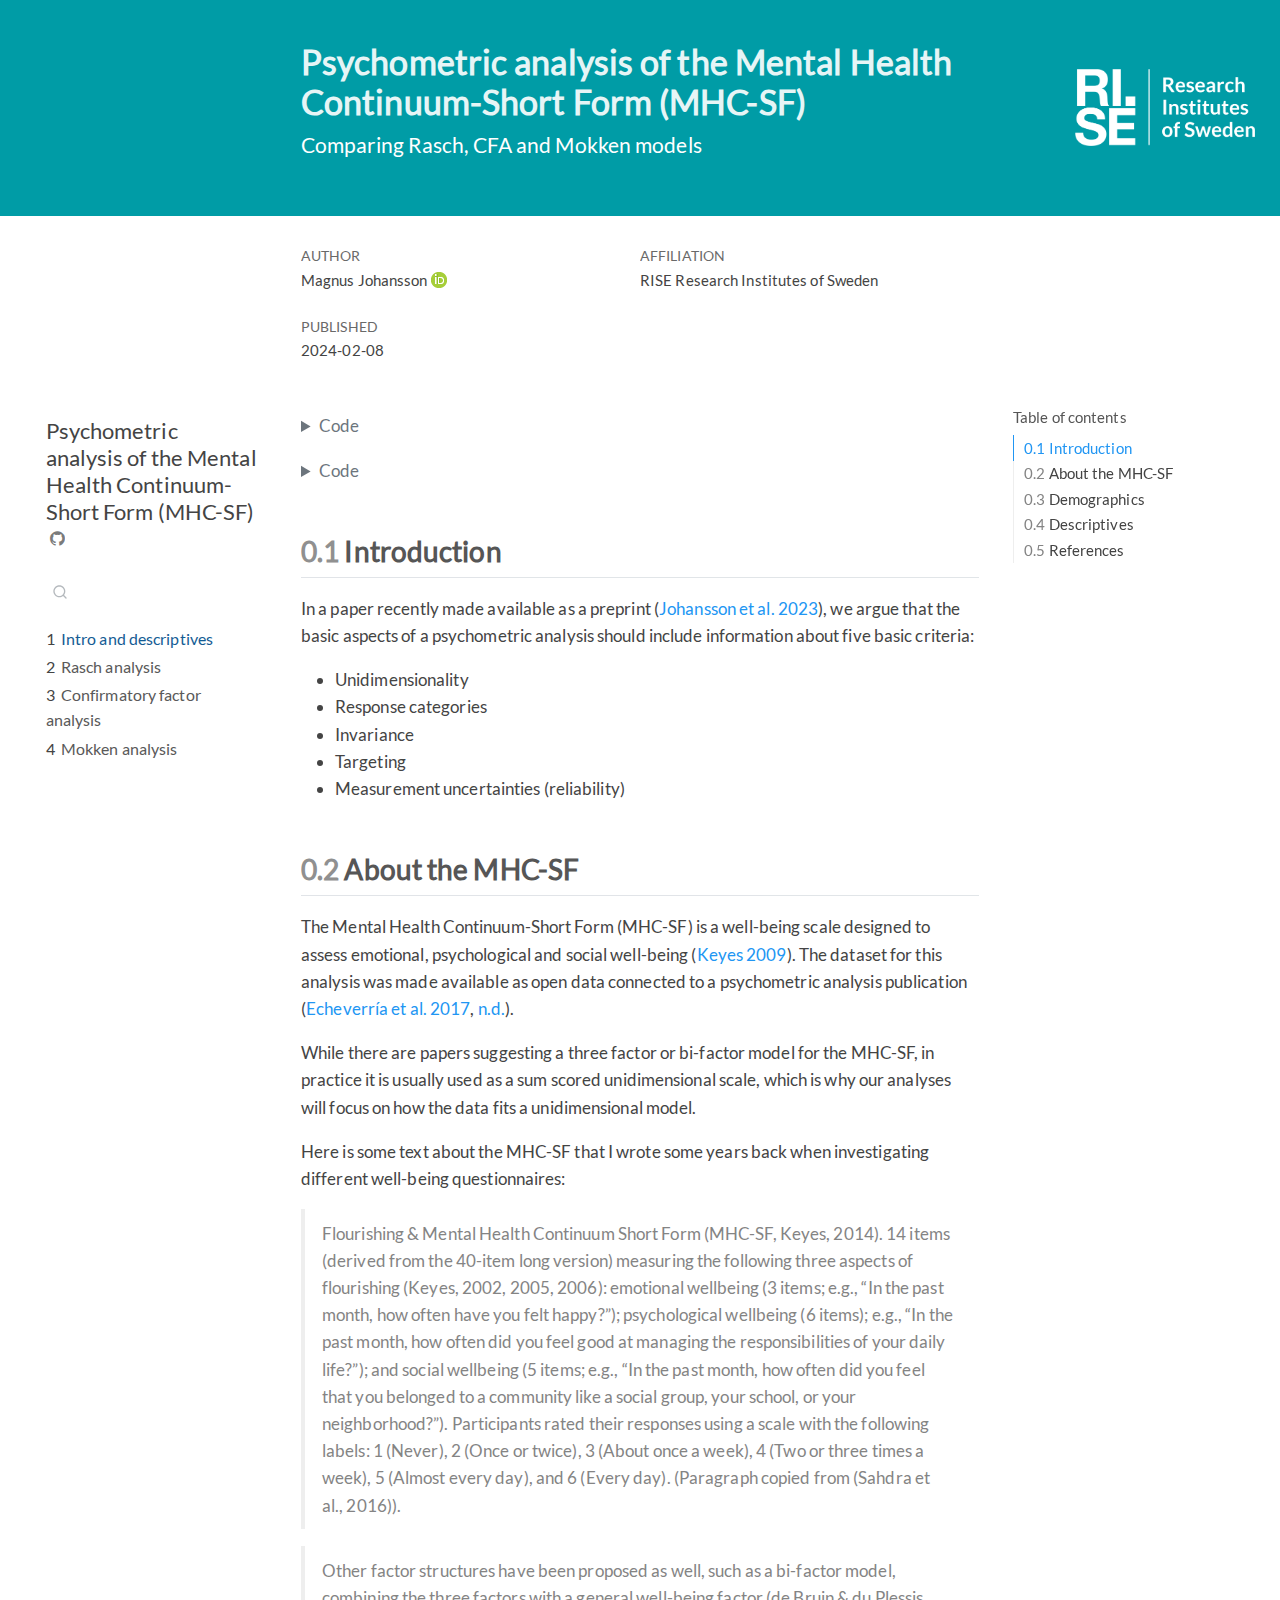
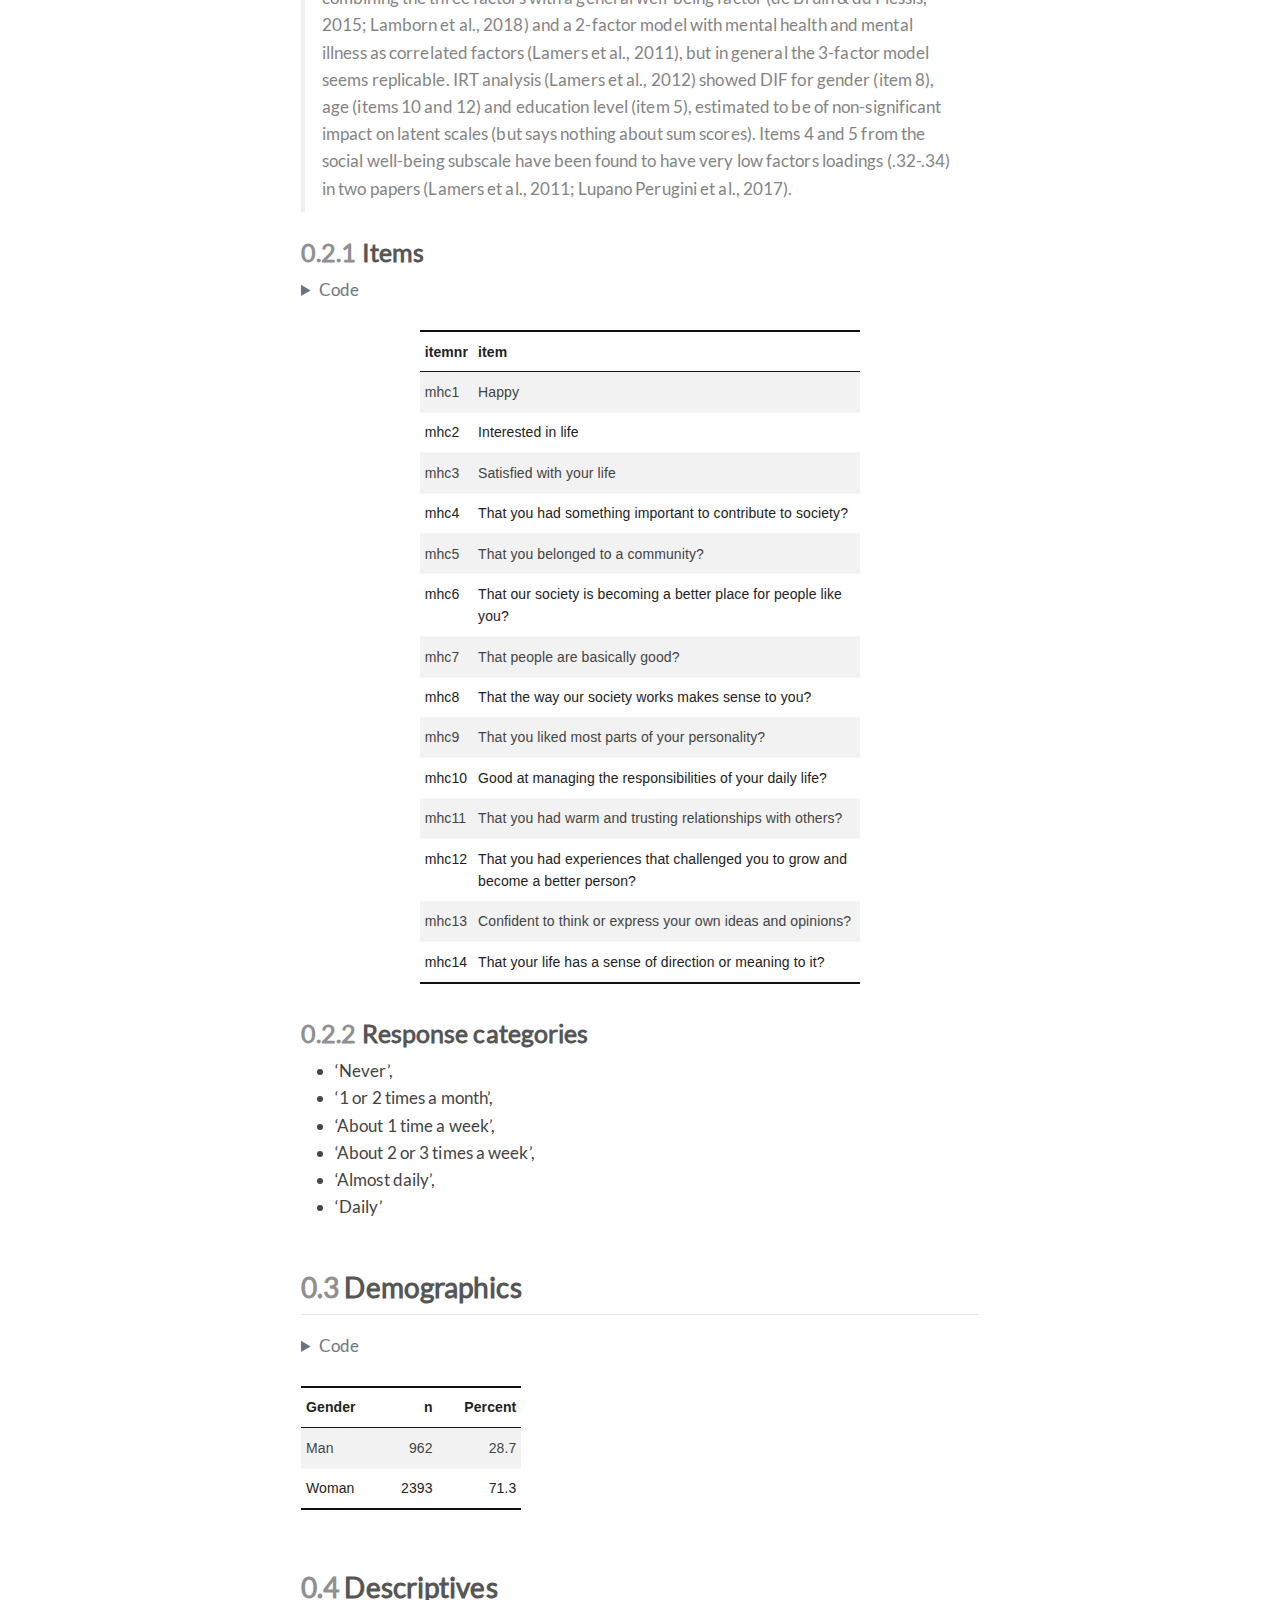
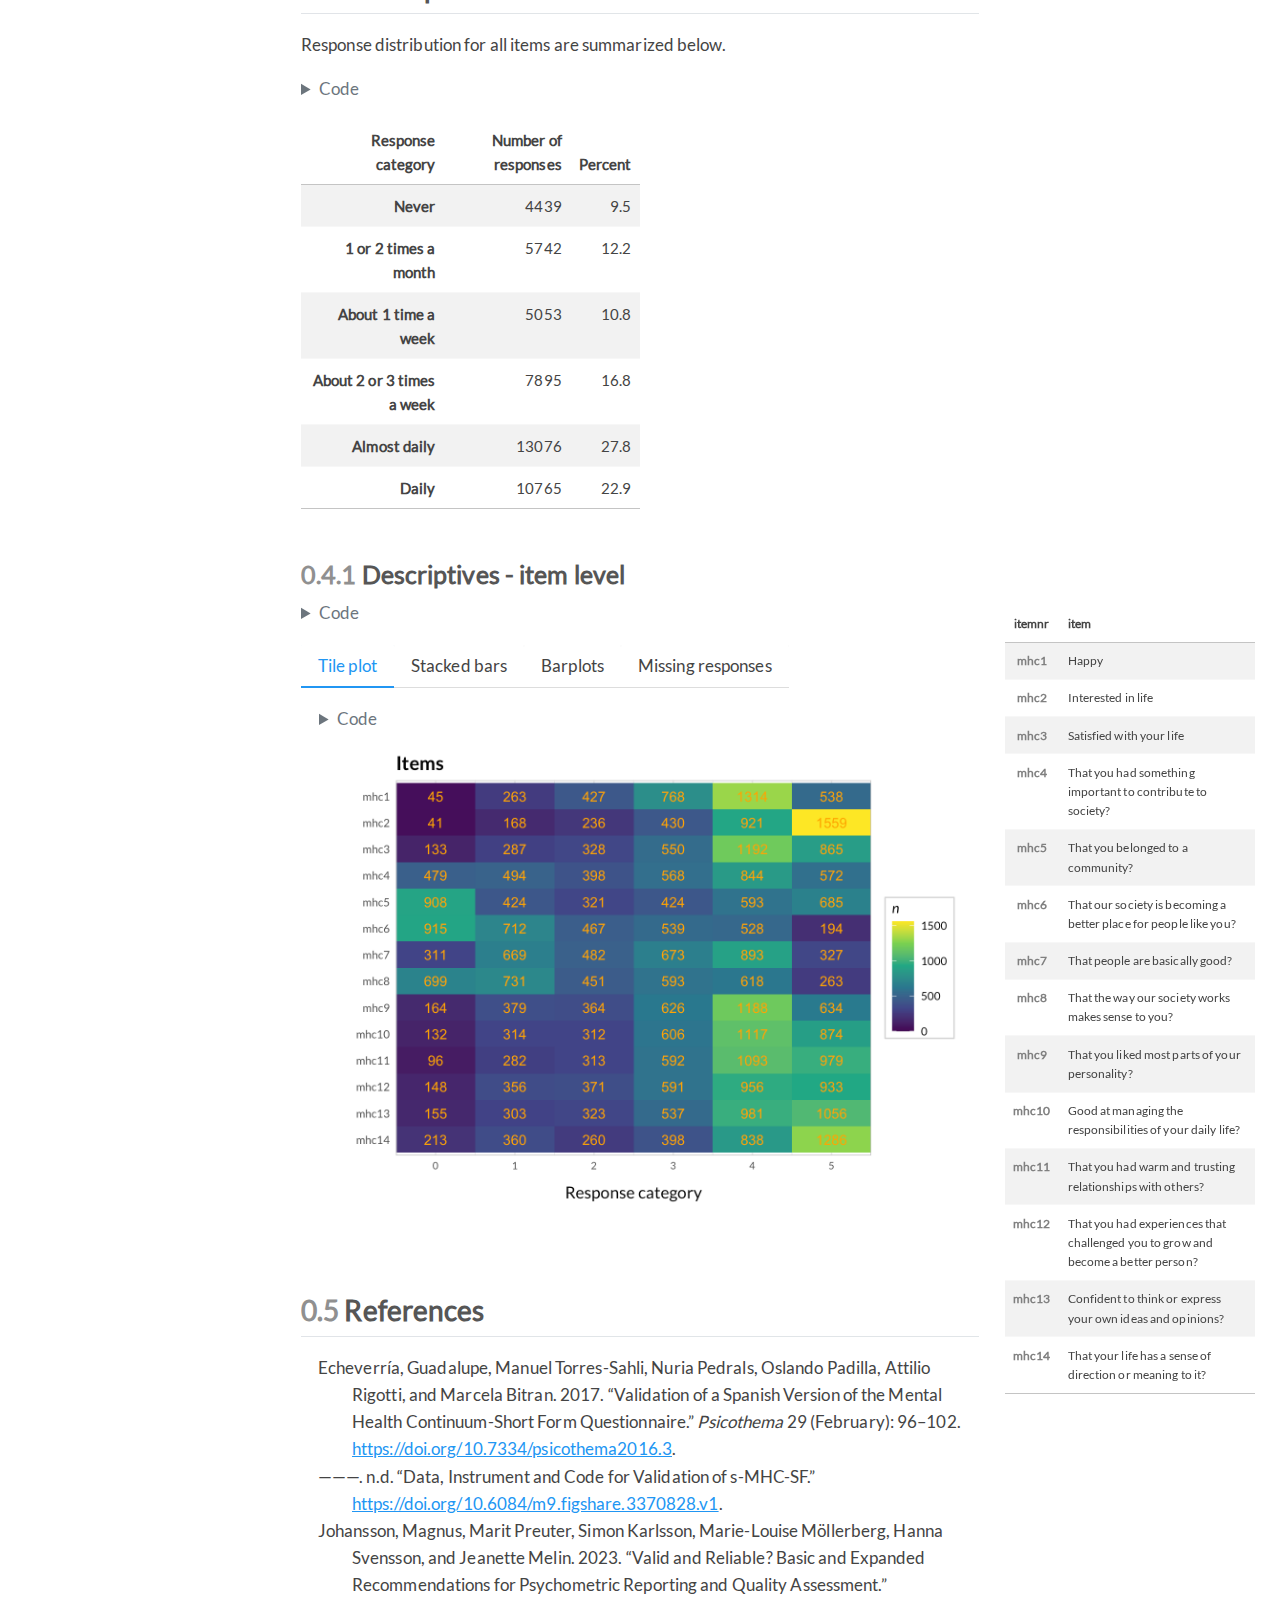
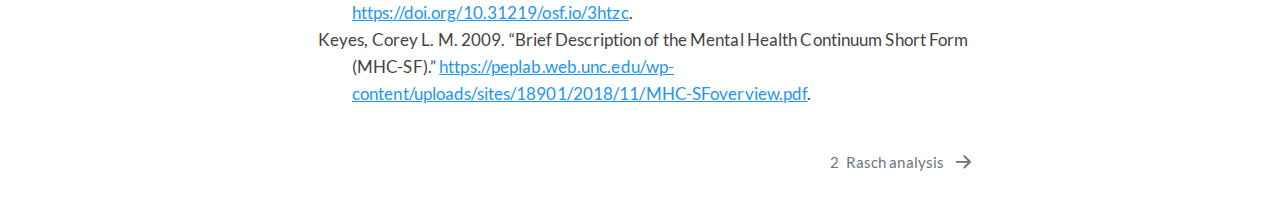
<file: docs/index.html>
<!DOCTYPE html>
<html xmlns="http://www.w3.org/1999/xhtml" lang="en" xml:lang="en"><head>

<meta charset="utf-8">
<meta name="generator" content="quarto-1.3.450">

<meta name="viewport" content="width=device-width, initial-scale=1.0, user-scalable=yes">

<meta name="author" content="Magnus Johansson">
<meta name="dcterms.date" content="2024-02-08">

<title>Psychometric analysis of the Mental Health Continuum-Short Form (MHC-SF)</title>
<style>
code{white-space: pre-wrap;}
span.smallcaps{font-variant: small-caps;}
div.columns{display: flex; gap: min(4vw, 1.5em);}
div.column{flex: auto; overflow-x: auto;}
div.hanging-indent{margin-left: 1.5em; text-indent: -1.5em;}
ul.task-list{list-style: none;}
ul.task-list li input[type="checkbox"] {
  width: 0.8em;
  margin: 0 0.8em 0.2em -1em; /* quarto-specific, see https://github.com/quarto-dev/quarto-cli/issues/4556 */ 
  vertical-align: middle;
}
/* CSS for syntax highlighting */
pre > code.sourceCode { white-space: pre; position: relative; }
pre > code.sourceCode > span { display: inline-block; line-height: 1.25; }
pre > code.sourceCode > span:empty { height: 1.2em; }
.sourceCode { overflow: visible; }
code.sourceCode > span { color: inherit; text-decoration: inherit; }
div.sourceCode { margin: 1em 0; }
pre.sourceCode { margin: 0; }
@media screen {
div.sourceCode { overflow: auto; }
}
@media print {
pre > code.sourceCode { white-space: pre-wrap; }
pre > code.sourceCode > span { text-indent: -5em; padding-left: 5em; }
}
pre.numberSource code
  { counter-reset: source-line 0; }
pre.numberSource code > span
  { position: relative; left: -4em; counter-increment: source-line; }
pre.numberSource code > span > a:first-child::before
  { content: counter(source-line);
    position: relative; left: -1em; text-align: right; vertical-align: baseline;
    border: none; display: inline-block;
    -webkit-touch-callout: none; -webkit-user-select: none;
    -khtml-user-select: none; -moz-user-select: none;
    -ms-user-select: none; user-select: none;
    padding: 0 4px; width: 4em;
  }
pre.numberSource { margin-left: 3em;  padding-left: 4px; }
div.sourceCode
  {   }
@media screen {
pre > code.sourceCode > span > a:first-child::before { text-decoration: underline; }
}
/* CSS for citations */
div.csl-bib-body { }
div.csl-entry {
  clear: both;
}
.hanging-indent div.csl-entry {
  margin-left:2em;
  text-indent:-2em;
}
div.csl-left-margin {
  min-width:2em;
  float:left;
}
div.csl-right-inline {
  margin-left:2em;
  padding-left:1em;
}
div.csl-indent {
  margin-left: 2em;
}</style>


<script src="site_libs/quarto-nav/quarto-nav.js"></script>
<script src="site_libs/quarto-nav/headroom.min.js"></script>
<script src="site_libs/clipboard/clipboard.min.js"></script>
<script src="site_libs/quarto-search/autocomplete.umd.js"></script>
<script src="site_libs/quarto-search/fuse.min.js"></script>
<script src="site_libs/quarto-search/quarto-search.js"></script>
<meta name="quarto:offset" content="./">
<link href="./rasch.html" rel="next">
<script src="site_libs/quarto-html/quarto.js"></script>
<script src="site_libs/quarto-html/popper.min.js"></script>
<script src="site_libs/quarto-html/tippy.umd.min.js"></script>
<script src="site_libs/quarto-html/anchor.min.js"></script>
<link href="site_libs/quarto-html/tippy.css" rel="stylesheet">
<link href="site_libs/quarto-html/quarto-syntax-highlighting.css" rel="stylesheet" id="quarto-text-highlighting-styles">
<script src="site_libs/bootstrap/bootstrap.min.js"></script>
<link href="site_libs/bootstrap/bootstrap-icons.css" rel="stylesheet">
<link href="site_libs/bootstrap/bootstrap.min.css" rel="stylesheet" id="quarto-bootstrap" data-mode="light">
<script id="quarto-search-options" type="application/json">{
  "location": "sidebar",
  "copy-button": false,
  "collapse-after": 3,
  "panel-placement": "start",
  "type": "textbox",
  "limit": 20,
  "language": {
    "search-no-results-text": "No results",
    "search-matching-documents-text": "matching documents",
    "search-copy-link-title": "Copy link to search",
    "search-hide-matches-text": "Hide additional matches",
    "search-more-match-text": "more match in this document",
    "search-more-matches-text": "more matches in this document",
    "search-clear-button-title": "Clear",
    "search-detached-cancel-button-title": "Cancel",
    "search-submit-button-title": "Submit",
    "search-label": "Search"
  }
}</script>
<style>

      .quarto-title-block .quarto-title-banner h1,
      .quarto-title-block .quarto-title-banner h2,
      .quarto-title-block .quarto-title-banner h3,
      .quarto-title-block .quarto-title-banner h4,
      .quarto-title-block .quarto-title-banner h5,
      .quarto-title-block .quarto-title-banner h6
      {
        color: #FFFFFF;
      }

      .quarto-title-block .quarto-title-banner {
        color: #FFFFFF;
background: #009ca6;
      }
</style>

<script src="site_libs/kePrint-0.0.1/kePrint.js"></script>
<link href="site_libs/lightable-0.0.1/lightable.css" rel="stylesheet">


<link rel="stylesheet" href="styles.css">
</head>

<body class="nav-sidebar floating slimcontent">

<div id="quarto-search-results"></div>
  <header id="quarto-header" class="headroom fixed-top">
  <nav class="quarto-secondary-nav">
    <div class="container-fluid d-flex">
      <button type="button" class="quarto-btn-toggle btn" data-bs-toggle="collapse" data-bs-target="#quarto-sidebar,#quarto-sidebar-glass" aria-controls="quarto-sidebar" aria-expanded="false" aria-label="Toggle sidebar navigation" onclick="if (window.quartoToggleHeadroom) { window.quartoToggleHeadroom(); }">
        <i class="bi bi-layout-text-sidebar-reverse"></i>
      </button>
      <nav class="quarto-page-breadcrumbs" aria-label="breadcrumb"><ol class="breadcrumb"><li class="breadcrumb-item"><a href="./index.html"><span class="chapter-number">1</span>&nbsp; <span class="chapter-title">Intro and descriptives</span></a></li></ol></nav>
      <a class="flex-grow-1" role="button" data-bs-toggle="collapse" data-bs-target="#quarto-sidebar,#quarto-sidebar-glass" aria-controls="quarto-sidebar" aria-expanded="false" aria-label="Toggle sidebar navigation" onclick="if (window.quartoToggleHeadroom) { window.quartoToggleHeadroom(); }">      
      </a>
      <button type="button" class="btn quarto-search-button" aria-label="" onclick="window.quartoOpenSearch();">
        <i class="bi bi-search"></i>
      </button>
    </div>
  </nav>
</header>
<!-- content -->
<header id="title-block-header" class="quarto-title-block default page-columns page-full">
  <div class="quarto-title-banner page-columns page-full">
    <div class="quarto-title column-body">
      <h1 class="title">Psychometric analysis of the Mental Health Continuum-Short Form (MHC-SF)</h1>
            <p class="subtitle lead">Comparing Rasch, CFA and Mokken models</p>
                      </div>
  </div>
    
  <div class="quarto-title-meta-author">
    <div class="quarto-title-meta-heading">Author</div>
    <div class="quarto-title-meta-heading">Affiliation</div>
    
      <div class="quarto-title-meta-contents">
      <p class="author">Magnus Johansson <a href="https://orcid.org/0000-0003-1669-592X" class="quarto-title-author-orcid"> <img src="[data-uri]"></a></p>
    </div>
      <div class="quarto-title-meta-contents">
          <p class="affiliation">
              <a href="https://www.ri.se/en/kbm">
              RISE Research Institutes of Sweden
              </a>
            </p>
        </div>
      </div>

  <div class="quarto-title-meta">

        
      <div>
      <div class="quarto-title-meta-heading">Published</div>
      <div class="quarto-title-meta-contents">
        <p class="date">2024-02-08</p>
      </div>
    </div>
    
      
    </div>
    
  
  </header><div id="quarto-content" class="quarto-container page-columns page-rows-contents page-layout-full">
<!-- sidebar -->
  <nav id="quarto-sidebar" class="sidebar collapse collapse-horizontal sidebar-navigation floating overflow-auto">
    <div class="pt-lg-2 mt-2 text-left sidebar-header">
    <div class="sidebar-title mb-0 py-0">
      <a href="./">Psychometric analysis of the Mental Health Continuum-Short Form (MHC-SF)</a> 
        <div class="sidebar-tools-main">
    <a href="https://github.com/pgmj/ki_irt_mhcsf" rel="" title="Source Code" class="quarto-navigation-tool px-1" aria-label="Source Code"><i class="bi bi-github"></i></a>
</div>
    </div>
      </div>
        <div class="mt-2 flex-shrink-0 align-items-center">
        <div class="sidebar-search">
        <div id="quarto-search" class="" title="Search"></div>
        </div>
        </div>
    <div class="sidebar-menu-container"> 
    <ul class="list-unstyled mt-1">
        <li class="sidebar-item">
  <div class="sidebar-item-container"> 
  <a href="./index.html" class="sidebar-item-text sidebar-link active">
 <span class="menu-text"><span class="chapter-number">1</span>&nbsp; <span class="chapter-title">Intro and descriptives</span></span></a>
  </div>
</li>
        <li class="sidebar-item">
  <div class="sidebar-item-container"> 
  <a href="./rasch.html" class="sidebar-item-text sidebar-link">
 <span class="menu-text"><span class="chapter-number">2</span>&nbsp; <span class="chapter-title">Rasch analysis</span></span></a>
  </div>
</li>
        <li class="sidebar-item">
  <div class="sidebar-item-container"> 
  <a href="./cfa.html" class="sidebar-item-text sidebar-link">
 <span class="menu-text"><span class="chapter-number">3</span>&nbsp; <span class="chapter-title">Confirmatory factor analysis</span></span></a>
  </div>
</li>
        <li class="sidebar-item">
  <div class="sidebar-item-container"> 
  <a href="./mokken.html" class="sidebar-item-text sidebar-link">
 <span class="menu-text"><span class="chapter-number">4</span>&nbsp; <span class="chapter-title">Mokken analysis</span></span></a>
  </div>
</li>
    </ul>
    </div>
</nav>
<div id="quarto-sidebar-glass" data-bs-toggle="collapse" data-bs-target="#quarto-sidebar,#quarto-sidebar-glass"></div>
<!-- margin-sidebar -->
    <div id="quarto-margin-sidebar" class="sidebar margin-sidebar">
        <nav id="TOC" role="doc-toc" class="toc-active">
    <h2 id="toc-title">Table of contents</h2>
   
  <ul>
  <li><a href="#introduction" id="toc-introduction" class="nav-link active" data-scroll-target="#introduction"><span class="header-section-number">0.1</span> Introduction</a></li>
  <li><a href="#about-the-mhc-sf" id="toc-about-the-mhc-sf" class="nav-link" data-scroll-target="#about-the-mhc-sf"><span class="header-section-number">0.2</span> About the MHC-SF</a>
  <ul class="collapse">
  <li><a href="#items" id="toc-items" class="nav-link" data-scroll-target="#items"><span class="header-section-number">0.2.1</span> Items</a></li>
  <li><a href="#response-categories" id="toc-response-categories" class="nav-link" data-scroll-target="#response-categories"><span class="header-section-number">0.2.2</span> Response categories</a></li>
  </ul></li>
  <li><a href="#demographics" id="toc-demographics" class="nav-link" data-scroll-target="#demographics"><span class="header-section-number">0.3</span> Demographics</a></li>
  <li><a href="#descriptives" id="toc-descriptives" class="nav-link" data-scroll-target="#descriptives"><span class="header-section-number">0.4</span> Descriptives</a>
  <ul class="collapse">
  <li><a href="#descriptives---item-level" id="toc-descriptives---item-level" class="nav-link" data-scroll-target="#descriptives---item-level"><span class="header-section-number">0.4.1</span> Descriptives - item level</a></li>
  </ul></li>
  <li><a href="#references" id="toc-references" class="nav-link" data-scroll-target="#references"><span class="header-section-number">0.5</span> References</a></li>
  </ul>
</nav>
    </div>
<!-- main -->
<main class="content quarto-banner-title-block page-columns page-full column-body" id="quarto-document-content">




<div class="cell">
<details>
<summary>Code</summary>
<div class="sourceCode cell-code" id="cb1"><pre class="sourceCode r code-with-copy"><code class="sourceCode r"><span id="cb1-1"><a href="#cb1-1" aria-hidden="true" tabindex="-1"></a><span class="co"># one package below requires that you use devtools to install it manually:</span></span>
<span id="cb1-2"><a href="#cb1-2" aria-hidden="true" tabindex="-1"></a><span class="co"># first install devtools by</span></span>
<span id="cb1-3"><a href="#cb1-3" aria-hidden="true" tabindex="-1"></a><span class="co"># install.packages('devtools')</span></span>
<span id="cb1-4"><a href="#cb1-4" aria-hidden="true" tabindex="-1"></a></span>
<span id="cb1-5"><a href="#cb1-5" aria-hidden="true" tabindex="-1"></a><span class="fu">library</span>(RISEkbmRasch) <span class="co"># devtools::install_github("pgmj/RISEkbmRasch")</span></span>
<span id="cb1-6"><a href="#cb1-6" aria-hidden="true" tabindex="-1"></a><span class="fu">library</span>(grateful)</span>
<span id="cb1-7"><a href="#cb1-7" aria-hidden="true" tabindex="-1"></a><span class="fu">library</span>(ggrepel)</span>
<span id="cb1-8"><a href="#cb1-8" aria-hidden="true" tabindex="-1"></a><span class="fu">library</span>(car)</span>
<span id="cb1-9"><a href="#cb1-9" aria-hidden="true" tabindex="-1"></a><span class="fu">library</span>(kableExtra)</span>
<span id="cb1-10"><a href="#cb1-10" aria-hidden="true" tabindex="-1"></a><span class="fu">library</span>(readxl)</span>
<span id="cb1-11"><a href="#cb1-11" aria-hidden="true" tabindex="-1"></a><span class="fu">library</span>(tidyverse)</span>
<span id="cb1-12"><a href="#cb1-12" aria-hidden="true" tabindex="-1"></a><span class="fu">library</span>(eRm)</span>
<span id="cb1-13"><a href="#cb1-13" aria-hidden="true" tabindex="-1"></a><span class="fu">library</span>(mirt)</span>
<span id="cb1-14"><a href="#cb1-14" aria-hidden="true" tabindex="-1"></a><span class="fu">library</span>(psych)</span>
<span id="cb1-15"><a href="#cb1-15" aria-hidden="true" tabindex="-1"></a><span class="fu">library</span>(psychotree)</span>
<span id="cb1-16"><a href="#cb1-16" aria-hidden="true" tabindex="-1"></a><span class="fu">library</span>(matrixStats)</span>
<span id="cb1-17"><a href="#cb1-17" aria-hidden="true" tabindex="-1"></a><span class="fu">library</span>(reshape)</span>
<span id="cb1-18"><a href="#cb1-18" aria-hidden="true" tabindex="-1"></a><span class="fu">library</span>(knitr)</span>
<span id="cb1-19"><a href="#cb1-19" aria-hidden="true" tabindex="-1"></a><span class="fu">library</span>(patchwork)</span>
<span id="cb1-20"><a href="#cb1-20" aria-hidden="true" tabindex="-1"></a><span class="fu">library</span>(formattable) </span>
<span id="cb1-21"><a href="#cb1-21" aria-hidden="true" tabindex="-1"></a><span class="fu">library</span>(glue)</span>
<span id="cb1-22"><a href="#cb1-22" aria-hidden="true" tabindex="-1"></a></span>
<span id="cb1-23"><a href="#cb1-23" aria-hidden="true" tabindex="-1"></a><span class="do">### optional libraries</span></span>
<span id="cb1-24"><a href="#cb1-24" aria-hidden="true" tabindex="-1"></a><span class="co">#library(TAM)</span></span>
<span id="cb1-25"><a href="#cb1-25" aria-hidden="true" tabindex="-1"></a><span class="co">#library(skimr)</span></span>
<span id="cb1-26"><a href="#cb1-26" aria-hidden="true" tabindex="-1"></a></span>
<span id="cb1-27"><a href="#cb1-27" aria-hidden="true" tabindex="-1"></a><span class="do">### some commands exist in multiple packages, here we define preferred ones that are frequently used</span></span>
<span id="cb1-28"><a href="#cb1-28" aria-hidden="true" tabindex="-1"></a>select <span class="ot">&lt;-</span> dplyr<span class="sc">::</span>select</span>
<span id="cb1-29"><a href="#cb1-29" aria-hidden="true" tabindex="-1"></a>count <span class="ot">&lt;-</span> dplyr<span class="sc">::</span>count</span>
<span id="cb1-30"><a href="#cb1-30" aria-hidden="true" tabindex="-1"></a>recode <span class="ot">&lt;-</span> car<span class="sc">::</span>recode</span>
<span id="cb1-31"><a href="#cb1-31" aria-hidden="true" tabindex="-1"></a>rename <span class="ot">&lt;-</span> dplyr<span class="sc">::</span>rename</span>
<span id="cb1-32"><a href="#cb1-32" aria-hidden="true" tabindex="-1"></a></span>
<span id="cb1-33"><a href="#cb1-33" aria-hidden="true" tabindex="-1"></a><span class="fu">source</span>(<span class="st">"RISE_theme.R"</span>)</span></code><button title="Copy to Clipboard" class="code-copy-button"><i class="bi"></i></button></pre></div>
</details>
</div>
<div class="cell">
<details>
<summary>Code</summary>
<div class="sourceCode cell-code" id="cb2"><pre class="sourceCode r code-with-copy"><code class="sourceCode r"><span id="cb2-1"><a href="#cb2-1" aria-hidden="true" tabindex="-1"></a><span class="do">### other, bigger dataset from [@echeverría2017]</span></span>
<span id="cb2-2"><a href="#cb2-2" aria-hidden="true" tabindex="-1"></a><span class="do">### read file</span></span>
<span id="cb2-3"><a href="#cb2-3" aria-hidden="true" tabindex="-1"></a>df.all <span class="ot">&lt;-</span> <span class="fu">read_excel</span>(<span class="st">"data/data_sMHCSF_Echeverria2017.xlsx"</span>)</span>
<span id="cb2-4"><a href="#cb2-4" aria-hidden="true" tabindex="-1"></a>df <span class="ot">&lt;-</span> df.all</span>
<span id="cb2-5"><a href="#cb2-5" aria-hidden="true" tabindex="-1"></a><span class="do">### create dif variables</span></span>
<span id="cb2-6"><a href="#cb2-6" aria-hidden="true" tabindex="-1"></a>dif.sex <span class="ot">&lt;-</span> <span class="fu">factor</span>(df<span class="sc">$</span>Sex)</span>
<span id="cb2-7"><a href="#cb2-7" aria-hidden="true" tabindex="-1"></a>df<span class="sc">$</span>Sex <span class="ot">&lt;-</span> <span class="cn">NULL</span></span>
<span id="cb2-8"><a href="#cb2-8" aria-hidden="true" tabindex="-1"></a></span>
<span id="cb2-9"><a href="#cb2-9" aria-hidden="true" tabindex="-1"></a><span class="do">### Load item information</span></span>
<span id="cb2-10"><a href="#cb2-10" aria-hidden="true" tabindex="-1"></a><span class="co"># make sure that variable names in df match with itemlabels$itemnr</span></span>
<span id="cb2-11"><a href="#cb2-11" aria-hidden="true" tabindex="-1"></a>itemlabels <span class="ot">&lt;-</span> <span class="fu">read_excel</span>(<span class="st">"data/itemlabels_MHC_SF.xlsx"</span>) <span class="sc">%&gt;%</span> </span>
<span id="cb2-12"><a href="#cb2-12" aria-hidden="true" tabindex="-1"></a>  <span class="fu">mutate</span>(<span class="at">item =</span> <span class="fu">str_squish</span>(item))</span>
<span id="cb2-13"><a href="#cb2-13" aria-hidden="true" tabindex="-1"></a></span>
<span id="cb2-14"><a href="#cb2-14" aria-hidden="true" tabindex="-1"></a><span class="fu">names</span>(df) <span class="ot">&lt;-</span> itemlabels<span class="sc">$</span>itemnr</span>
<span id="cb2-15"><a href="#cb2-15" aria-hidden="true" tabindex="-1"></a></span>
<span id="cb2-16"><a href="#cb2-16" aria-hidden="true" tabindex="-1"></a>df <span class="ot">&lt;-</span> df <span class="sc">%&gt;%</span></span>
<span id="cb2-17"><a href="#cb2-17" aria-hidden="true" tabindex="-1"></a>  <span class="fu">mutate</span>(<span class="fu">across</span>(<span class="fu">everything</span>(), <span class="sc">~</span> car<span class="sc">::</span><span class="fu">recode</span>(.x,<span class="st">"'Never'=0;'1 or 2 times a month'=1;'About 1 time a week'=2;'About 2 or 3 times a week'=3;'Almost daily'=4;'Daily'=5"</span>, <span class="at">as.factor =</span> <span class="cn">FALSE</span>)))</span></code><button title="Copy to Clipboard" class="code-copy-button"><i class="bi"></i></button></pre></div>
</details>
</div>
<section id="introduction" class="level2" data-number="0.1">
<h2 data-number="0.1" class="anchored" data-anchor-id="introduction"><span class="header-section-number">0.1</span> Introduction</h2>
<p>In a paper recently made available as a preprint <span class="citation" data-cites="johansson">(<a href="#ref-johansson" role="doc-biblioref">Johansson et al. 2023</a>)</span>, we argue that the basic aspects of a psychometric analysis should include information about five basic criteria:</p>
<ul>
<li>Unidimensionality</li>
<li>Response categories</li>
<li>Invariance</li>
<li>Targeting</li>
<li>Measurement uncertainties (reliability)</li>
</ul>
</section>
<section id="about-the-mhc-sf" class="level2" data-number="0.2">
<h2 data-number="0.2" class="anchored" data-anchor-id="about-the-mhc-sf"><span class="header-section-number">0.2</span> About the MHC-SF</h2>
<p>The Mental Health Continuum-Short Form (MHC-SF) is a well-being scale designed to assess emotional, psychological and social well-being <span class="citation" data-cites="keyes2009">(<a href="#ref-keyes2009" role="doc-biblioref">Keyes 2009</a>)</span>. The dataset for this analysis was made available as open data connected to a psychometric analysis publication <span class="citation" data-cites="echeverría2017 echeverría">(<a href="#ref-echeverría2017" role="doc-biblioref">Echeverría et al. 2017</a>, <a href="#ref-echeverría" role="doc-biblioref">n.d.</a>)</span>.</p>
<p>While there are papers suggesting a three factor or bi-factor model for the MHC-SF, in practice it is usually used as a sum scored unidimensional scale, which is why our analyses will focus on how the data fits a unidimensional model.</p>
<p>Here is some text about the MHC-SF that I wrote some years back when investigating different well-being questionnaires:</p>
<blockquote class="blockquote">
<p>Flourishing &amp; Mental Health Continuum Short Form (MHC-SF, Keyes, 2014). 14 items (derived from the 40-item long version) measuring the following three aspects of flourishing (Keyes, 2002, 2005, 2006): emotional wellbeing (3 items; e.g., “In the past month, how often have you felt happy?”); psychological wellbeing (6 items); e.g., “In the past month, how often did you feel good at managing the responsibilities of your daily life?”); and social wellbeing (5 items; e.g., “In the past month, how often did you feel that you belonged to a community like a social group, your school, or your neighborhood?”). Participants rated their responses using a scale with the following labels: 1 (Never), 2 (Once or twice), 3 (About once a week), 4 (Two or three times a week), 5 (Almost every day), and 6 (Every day). (Paragraph copied from (Sahdra et al., 2016)).</p>
</blockquote>
<blockquote class="blockquote">
<p>Other factor structures have been proposed as well, such as a bi-factor model, combining the three factors with a general well-being factor (de Bruin &amp; du Plessis, 2015; Lamborn et al., 2018) and a 2-factor model with mental health and mental illness as correlated factors (Lamers et al., 2011), but in general the 3-factor model seems replicable. IRT analysis (Lamers et al., 2012) showed DIF for gender (item 8), age (items 10 and 12) and education level (item 5), estimated to be of non-significant impact on latent scales (but says nothing about sum scores). Items 4 and 5 from the social well-being subscale have been found to have very low factors loadings (.32-.34) in two papers (Lamers et al., 2011; Lupano Perugini et al., 2017).</p>
</blockquote>
<section id="items" class="level3" data-number="0.2.1">
<h3 data-number="0.2.1" class="anchored" data-anchor-id="items"><span class="header-section-number">0.2.1</span> Items</h3>
<div class="cell">
<details>
<summary>Code</summary>
<div class="sourceCode cell-code" id="cb3"><pre class="sourceCode r code-with-copy"><code class="sourceCode r"><span id="cb3-1"><a href="#cb3-1" aria-hidden="true" tabindex="-1"></a><span class="fu">RIlistitems</span>(df)</span></code><button title="Copy to Clipboard" class="code-copy-button"><i class="bi"></i></button></pre></div>
</details>
<div class="cell-output-display">

<table data-quarto-disable-processing="true" style="width:65%; font-size: 14px;  font-family: Arial; margin-left: auto; margin-right: auto;" class="table table-striped table-hover lightable-classic">
 <thead>
  <tr>
   <th style="text-align:left;position: sticky; top:0; background-color: #FFFFFF;font-weight: bold;"> itemnr </th>
   <th style="text-align:left;position: sticky; top:0; background-color: #FFFFFF;font-weight: bold;"> item </th>
  </tr>
 </thead>
<tbody>
  <tr>
   <td style="text-align:left;"> mhc1 </td>
   <td style="text-align:left;"> Happy </td>
  </tr>
  <tr>
   <td style="text-align:left;"> mhc2 </td>
   <td style="text-align:left;"> Interested in life </td>
  </tr>
  <tr>
   <td style="text-align:left;"> mhc3 </td>
   <td style="text-align:left;"> Satisfied with your life </td>
  </tr>
  <tr>
   <td style="text-align:left;"> mhc4 </td>
   <td style="text-align:left;"> That you had something important to contribute to society? </td>
  </tr>
  <tr>
   <td style="text-align:left;"> mhc5 </td>
   <td style="text-align:left;"> That you belonged to a community? </td>
  </tr>
  <tr>
   <td style="text-align:left;"> mhc6 </td>
   <td style="text-align:left;"> That our society is becoming a better place for people like you? </td>
  </tr>
  <tr>
   <td style="text-align:left;"> mhc7 </td>
   <td style="text-align:left;"> That people are basically good? </td>
  </tr>
  <tr>
   <td style="text-align:left;"> mhc8 </td>
   <td style="text-align:left;"> That the way our society works makes sense to you? </td>
  </tr>
  <tr>
   <td style="text-align:left;"> mhc9 </td>
   <td style="text-align:left;"> That you liked most parts of your personality? </td>
  </tr>
  <tr>
   <td style="text-align:left;"> mhc10 </td>
   <td style="text-align:left;"> Good at managing the responsibilities of your daily life? </td>
  </tr>
  <tr>
   <td style="text-align:left;"> mhc11 </td>
   <td style="text-align:left;"> That you had warm and trusting relationships with others? </td>
  </tr>
  <tr>
   <td style="text-align:left;"> mhc12 </td>
   <td style="text-align:left;"> That you had experiences that challenged you to grow and become a better person? </td>
  </tr>
  <tr>
   <td style="text-align:left;"> mhc13 </td>
   <td style="text-align:left;"> Confident to think or express your own ideas and opinions? </td>
  </tr>
  <tr>
   <td style="text-align:left;"> mhc14 </td>
   <td style="text-align:left;"> That your life has a sense of direction or meaning to it? </td>
  </tr>
</tbody>
</table>

</div>
</div>
</section>
<section id="response-categories" class="level3" data-number="0.2.2">
<h3 data-number="0.2.2" class="anchored" data-anchor-id="response-categories"><span class="header-section-number">0.2.2</span> Response categories</h3>
<ul>
<li>‘Never’,</li>
<li>‘1 or 2 times a month’,</li>
<li>‘About 1 time a week’,</li>
<li>‘About 2 or 3 times a week’,</li>
<li>‘Almost daily’,</li>
<li>‘Daily’</li>
</ul>
</section>
</section>
<section id="demographics" class="level2" data-number="0.3">
<h2 data-number="0.3" class="anchored" data-anchor-id="demographics"><span class="header-section-number">0.3</span> Demographics</h2>
<div>
<details>
<summary>Code</summary>
<div class="sourceCode cell-code" id="cb4"><pre class="sourceCode r code-with-copy"><code class="sourceCode r"><span id="cb4-1"><a href="#cb4-1" aria-hidden="true" tabindex="-1"></a><span class="fu">RIdemographics</span>(dif.sex, <span class="st">"Gender"</span>)</span></code><button title="Copy to Clipboard" class="code-copy-button"><i class="bi"></i></button></pre></div>
</details>
<div class="cell quarto-layout-panel">
<div class="quarto-layout-row quarto-layout-valign-top">
<div class="cell-output-display quarto-layout-cell" style="flex-basis: 50.0%;justify-content: center;">

<table data-quarto-disable-processing="true" style="width:65%; font-size: 14px;  font-family: Arial; margin-left: auto; margin-right: auto;" class="table table-striped table-hover lightable-classic">
 <thead>
  <tr>
   <th style="text-align:left;position: sticky; top:0; background-color: #FFFFFF;font-weight: bold;"> Gender </th>
   <th style="text-align:right;position: sticky; top:0; background-color: #FFFFFF;font-weight: bold;"> n </th>
   <th style="text-align:right;position: sticky; top:0; background-color: #FFFFFF;font-weight: bold;"> Percent </th>
  </tr>
 </thead>
<tbody>
  <tr>
   <td style="text-align:left;"> Man </td>
   <td style="text-align:right;"> 962 </td>
   <td style="text-align:right;"> 28.7 </td>
  </tr>
  <tr>
   <td style="text-align:left;"> Woman </td>
   <td style="text-align:right;"> 2393 </td>
   <td style="text-align:right;"> 71.3 </td>
  </tr>
</tbody>
</table>

</div>
</div>
</div>
</div>
</section>
<section id="descriptives" class="level2 page-columns page-full" data-number="0.4">
<h2 data-number="0.4" class="anchored" data-anchor-id="descriptives"><span class="header-section-number">0.4</span> Descriptives</h2>
<p>Response distribution for all items are summarized below.</p>
<div class="cell" data-tbl-cap="Total number of responses for all items">
<details>
<summary>Code</summary>
<div class="sourceCode cell-code" id="cb5"><pre class="sourceCode r code-with-copy"><code class="sourceCode r"><span id="cb5-1"><a href="#cb5-1" aria-hidden="true" tabindex="-1"></a><span class="co"># Specify the numeric-to-label mapping</span></span>
<span id="cb5-2"><a href="#cb5-2" aria-hidden="true" tabindex="-1"></a>numeric_to_labels <span class="ot">&lt;-</span> <span class="fu">c</span>(<span class="st">'Never'</span>, <span class="st">'1 or 2 times a month'</span>, <span class="st">'About 1 time a week'</span>, <span class="st">'About 2 or 3 times a week'</span>, <span class="st">'Almost daily'</span>, <span class="st">'Daily'</span>)</span>
<span id="cb5-3"><a href="#cb5-3" aria-hidden="true" tabindex="-1"></a>df <span class="sc">%&gt;%</span> </span>
<span id="cb5-4"><a href="#cb5-4" aria-hidden="true" tabindex="-1"></a>  <span class="fu">mutate</span>(<span class="fu">across</span>(<span class="fu">everything</span>(), <span class="sc">~</span> <span class="fu">factor</span>(.x, <span class="at">labels =</span> numeric_to_labels))) <span class="sc">%&gt;%</span> </span>
<span id="cb5-5"><a href="#cb5-5" aria-hidden="true" tabindex="-1"></a>  <span class="fu">RIallresp</span>()</span></code><button title="Copy to Clipboard" class="code-copy-button"><i class="bi"></i></button></pre></div>
</details>
<div class="cell-output-display">

<table class="table table-striped" style="font-size: 15px;
                  font-family: Lato; width: 50%">
<thead>
<tr>
<th style="text-align:right;">
Response category
</th>
<th style="text-align:right;">
Number of responses
</th>
<th style="text-align:right;">
Percent
</th>
</tr>
</thead>
<tbody>
<tr>
<td style="text-align:right;">
<span style="font-weight: bold">Never </span>
</td>
<td style="text-align:right;">
4439
</td>
<td style="text-align:right;">
9.5
</td>
</tr>
<tr>
<td style="text-align:right;">
<span style="font-weight: bold">1 or 2 times a month </span>
</td>
<td style="text-align:right;">
5742
</td>
<td style="text-align:right;">
12.2
</td>
</tr>
<tr>
<td style="text-align:right;">
<span style="font-weight: bold">About 1 time a week </span>
</td>
<td style="text-align:right;">
5053
</td>
<td style="text-align:right;">
10.8
</td>
</tr>
<tr>
<td style="text-align:right;">
<span style="font-weight: bold">About 2 or 3 times a week</span>
</td>
<td style="text-align:right;">
7895
</td>
<td style="text-align:right;">
16.8
</td>
</tr>
<tr>
<td style="text-align:right;">
<span style="font-weight: bold">Almost daily </span>
</td>
<td style="text-align:right;">
13076
</td>
<td style="text-align:right;">
27.8
</td>
</tr>
<tr>
<td style="text-align:right;">
<span style="font-weight: bold">Daily </span>
</td>
<td style="text-align:right;">
10765
</td>
<td style="text-align:right;">
22.9
</td>
</tr>
</tbody>

</table>
</div>
</div>
<section id="descriptives---item-level" class="level3 page-columns page-full" data-number="0.4.1">
<h3 data-number="0.4.1" class="anchored" data-anchor-id="descriptives---item-level"><span class="header-section-number">0.4.1</span> Descriptives - item level</h3>
<div class="cell page-columns page-full">
<details>
<summary>Code</summary>
<div class="sourceCode cell-code" id="cb6"><pre class="sourceCode r code-with-copy"><code class="sourceCode r"><span id="cb6-1"><a href="#cb6-1" aria-hidden="true" tabindex="-1"></a><span class="fu">RIlistItemsMargin</span>(df, <span class="at">fontsize =</span> <span class="dv">12</span>)</span></code><button title="Copy to Clipboard" class="code-copy-button"><i class="bi"></i></button></pre></div>
</details>

<div class="no-row-height column-margin column-container"><div class="cell-output-display">

<table class="table table-striped" style="font-size: 12px; font-family: Lato">
<thead>
<tr>
<th style="text-align:center;">
itemnr
</th>
<th style="text-align:left;">
item
</th>
</tr>
</thead>
<tbody>
<tr>
<td style="text-align:center;">
<span style="color: grey; font-weight: bold">mhc1 </span>
</td>
<td style="text-align:left;">
Happy
</td>
</tr>
<tr>
<td style="text-align:center;">
<span style="color: grey; font-weight: bold">mhc2 </span>
</td>
<td style="text-align:left;">
Interested in life
</td>
</tr>
<tr>
<td style="text-align:center;">
<span style="color: grey; font-weight: bold">mhc3 </span>
</td>
<td style="text-align:left;">
Satisfied with your life
</td>
</tr>
<tr>
<td style="text-align:center;">
<span style="color: grey; font-weight: bold">mhc4 </span>
</td>
<td style="text-align:left;">
That you had something important to contribute to society?
</td>
</tr>
<tr>
<td style="text-align:center;">
<span style="color: grey; font-weight: bold">mhc5 </span>
</td>
<td style="text-align:left;">
That you belonged to a community?
</td>
</tr>
<tr>
<td style="text-align:center;">
<span style="color: grey; font-weight: bold">mhc6 </span>
</td>
<td style="text-align:left;">
That our society is becoming a better place for people like you?
</td>
</tr>
<tr>
<td style="text-align:center;">
<span style="color: grey; font-weight: bold">mhc7 </span>
</td>
<td style="text-align:left;">
That people are basically good?
</td>
</tr>
<tr>
<td style="text-align:center;">
<span style="color: grey; font-weight: bold">mhc8 </span>
</td>
<td style="text-align:left;">
That the way our society works makes sense to you?
</td>
</tr>
<tr>
<td style="text-align:center;">
<span style="color: grey; font-weight: bold">mhc9 </span>
</td>
<td style="text-align:left;">
That you liked most parts of your personality?
</td>
</tr>
<tr>
<td style="text-align:center;">
<span style="color: grey; font-weight: bold">mhc10</span>
</td>
<td style="text-align:left;">
Good at managing the responsibilities of your daily life?
</td>
</tr>
<tr>
<td style="text-align:center;">
<span style="color: grey; font-weight: bold">mhc11</span>
</td>
<td style="text-align:left;">
That you had warm and trusting relationships with others?
</td>
</tr>
<tr>
<td style="text-align:center;">
<span style="color: grey; font-weight: bold">mhc12</span>
</td>
<td style="text-align:left;">
That you had experiences that challenged you to grow and become a better person?
</td>
</tr>
<tr>
<td style="text-align:center;">
<span style="color: grey; font-weight: bold">mhc13</span>
</td>
<td style="text-align:left;">
Confident to think or express your own ideas and opinions?
</td>
</tr>
<tr>
<td style="text-align:center;">
<span style="color: grey; font-weight: bold">mhc14</span>
</td>
<td style="text-align:left;">
That your life has a sense of direction or meaning to it?
</td>
</tr>
</tbody>

</table>
</div></div></div>
<div class="tabset-margin-container"></div><div class="panel-tabset">
<ul class="nav nav-tabs" role="tablist"><li class="nav-item" role="presentation"><a class="nav-link active" id="tabset-1-1-tab" data-bs-toggle="tab" data-bs-target="#tabset-1-1" role="tab" aria-controls="tabset-1-1" aria-selected="true">Tile plot</a></li><li class="nav-item" role="presentation"><a class="nav-link" id="tabset-1-2-tab" data-bs-toggle="tab" data-bs-target="#tabset-1-2" role="tab" aria-controls="tabset-1-2" aria-selected="false">Stacked bars</a></li><li class="nav-item" role="presentation"><a class="nav-link" id="tabset-1-3-tab" data-bs-toggle="tab" data-bs-target="#tabset-1-3" role="tab" aria-controls="tabset-1-3" aria-selected="false">Barplots</a></li><li class="nav-item" role="presentation"><a class="nav-link" id="tabset-1-4-tab" data-bs-toggle="tab" data-bs-target="#tabset-1-4" role="tab" aria-controls="tabset-1-4" aria-selected="false">Missing responses</a></li></ul>
<div class="tab-content">
<div id="tabset-1-1" class="tab-pane active" role="tabpanel" aria-labelledby="tabset-1-1-tab">
<div class="cell">
<details>
<summary>Code</summary>
<div class="sourceCode cell-code" id="cb7"><pre class="sourceCode r code-with-copy"><code class="sourceCode r"><span id="cb7-1"><a href="#cb7-1" aria-hidden="true" tabindex="-1"></a><span class="fu">RItileplot</span>(df)</span></code><button title="Copy to Clipboard" class="code-copy-button"><i class="bi"></i></button></pre></div>
</details>
<div class="cell-output-display">
<p><img src="index_files/figure-html/unnamed-chunk-7-1.png" class="img-fluid" width="672"></p>
</div>
</div>
</div>
<div id="tabset-1-2" class="tab-pane" role="tabpanel" aria-labelledby="tabset-1-2-tab">
<div class="cell">
<details>
<summary>Code</summary>
<div class="sourceCode cell-code" id="cb8"><pre class="sourceCode r code-with-copy"><code class="sourceCode r"><span id="cb8-1"><a href="#cb8-1" aria-hidden="true" tabindex="-1"></a><span class="fu">RIbarstack</span>(df) <span class="sc">+</span></span>
<span id="cb8-2"><a href="#cb8-2" aria-hidden="true" tabindex="-1"></a>  <span class="fu">scale_fill_viridis_d</span>(<span class="at">labels =</span> <span class="fu">rev</span>(numeric_to_labels), <span class="at">direction =</span> <span class="sc">-</span><span class="dv">1</span>)</span></code><button title="Copy to Clipboard" class="code-copy-button"><i class="bi"></i></button></pre></div>
</details>
<div class="cell-output-display">
<p><img src="index_files/figure-html/unnamed-chunk-8-1.png" class="img-fluid" width="672"></p>
</div>
</div>
</div>
<div id="tabset-1-3" class="tab-pane" role="tabpanel" aria-labelledby="tabset-1-3-tab">
<div>
<details>
<summary>Code</summary>
<div class="sourceCode cell-code" id="cb9"><pre class="sourceCode r code-with-copy"><code class="sourceCode r"><span id="cb9-1"><a href="#cb9-1" aria-hidden="true" tabindex="-1"></a><span class="fu">RIbarplot</span>(df)</span></code><button title="Copy to Clipboard" class="code-copy-button"><i class="bi"></i></button></pre></div>
</details>
<div class="cell quarto-layout-panel">
<div class="quarto-layout-row quarto-layout-valign-top">
<div class="cell-output-display quarto-layout-cell" style="flex-basis: 50.0%;justify-content: center;">
<p><img src="index_files/figure-html/unnamed-chunk-9-1.png" class="img-fluid" width="672"></p>
</div>
<div class="cell-output-display quarto-layout-cell" style="flex-basis: 50.0%;justify-content: center;">
<p><img src="index_files/figure-html/unnamed-chunk-9-2.png" class="img-fluid" width="672"></p>
</div>
</div>
<div class="quarto-layout-row quarto-layout-valign-top">
<div class="cell-output-display quarto-layout-cell" style="flex-basis: 50.0%;justify-content: center;">
<p><img src="index_files/figure-html/unnamed-chunk-9-3.png" class="img-fluid" width="672"></p>
</div>
<div class="cell-output-display quarto-layout-cell" style="flex-basis: 50.0%;justify-content: center;">
<p><img src="index_files/figure-html/unnamed-chunk-9-4.png" class="img-fluid" width="672"></p>
</div>
</div>
<div class="quarto-layout-row quarto-layout-valign-top">
<div class="cell-output-display quarto-layout-cell" style="flex-basis: 50.0%;justify-content: center;">
<p><img src="index_files/figure-html/unnamed-chunk-9-5.png" class="img-fluid" width="672"></p>
</div>
<div class="cell-output-display quarto-layout-cell" style="flex-basis: 50.0%;justify-content: center;">
<p><img src="index_files/figure-html/unnamed-chunk-9-6.png" class="img-fluid" width="672"></p>
</div>
</div>
<div class="quarto-layout-row quarto-layout-valign-top">
<div class="cell-output-display quarto-layout-cell" style="flex-basis: 50.0%;justify-content: center;">
<p><img src="index_files/figure-html/unnamed-chunk-9-7.png" class="img-fluid" width="672"></p>
</div>
<div class="cell-output-display quarto-layout-cell" style="flex-basis: 50.0%;justify-content: center;">
<p><img src="index_files/figure-html/unnamed-chunk-9-8.png" class="img-fluid" width="672"></p>
</div>
</div>
<div class="quarto-layout-row quarto-layout-valign-top">
<div class="cell-output-display quarto-layout-cell" style="flex-basis: 50.0%;justify-content: center;">
<p><img src="index_files/figure-html/unnamed-chunk-9-9.png" class="img-fluid" width="672"></p>
</div>
<div class="cell-output-display quarto-layout-cell" style="flex-basis: 50.0%;justify-content: center;">
<p><img src="index_files/figure-html/unnamed-chunk-9-10.png" class="img-fluid" width="672"></p>
</div>
</div>
<div class="quarto-layout-row quarto-layout-valign-top">
<div class="cell-output-display quarto-layout-cell" style="flex-basis: 50.0%;justify-content: center;">
<p><img src="index_files/figure-html/unnamed-chunk-9-11.png" class="img-fluid" width="672"></p>
</div>
<div class="cell-output-display quarto-layout-cell" style="flex-basis: 50.0%;justify-content: center;">
<p><img src="index_files/figure-html/unnamed-chunk-9-12.png" class="img-fluid" width="672"></p>
</div>
</div>
<div class="quarto-layout-row quarto-layout-valign-top">
<div class="cell-output-display quarto-layout-cell" style="flex-basis: 50.0%;justify-content: center;">
<p><img src="index_files/figure-html/unnamed-chunk-9-13.png" class="img-fluid" width="672"></p>
</div>
<div class="cell-output-display quarto-layout-cell" style="flex-basis: 50.0%;justify-content: center;">
<p><img src="index_files/figure-html/unnamed-chunk-9-14.png" class="img-fluid" width="672"></p>
</div>
</div>
</div>
</div>
</div>
<div id="tabset-1-4" class="tab-pane" role="tabpanel" aria-labelledby="tabset-1-4-tab">
<div class="cell">
<details>
<summary>Code</summary>
<div class="sourceCode cell-code" id="cb10"><pre class="sourceCode r code-with-copy"><code class="sourceCode r"><span id="cb10-1"><a href="#cb10-1" aria-hidden="true" tabindex="-1"></a><span class="fu">RImissing</span>(df)</span></code><button title="Copy to Clipboard" class="code-copy-button"><i class="bi"></i></button></pre></div>
</details>
<div class="cell-output-display">
<p><img src="index_files/figure-html/unnamed-chunk-10-1.png" class="img-fluid" width="672"></p>
</div>
</div>
</div>
</div>
</div>
</section>
</section>
<section id="references" class="level2" data-number="0.5">
<h2 data-number="0.5" class="anchored" data-anchor-id="references"><span class="header-section-number">0.5</span> References</h2>


<div id="refs" class="references csl-bib-body hanging-indent" role="list">
<div id="ref-echeverría2017" class="csl-entry" role="listitem">
Echeverría, Guadalupe, Manuel Torres-Sahli, Nuria Pedrals, Oslando Padilla, Attilio Rigotti, and Marcela Bitran. 2017. <span>“Validation of a Spanish Version of the Mental Health Continuum-Short Form Questionnaire.”</span> <em>Psicothema</em> 29 (February): 96–102. <a href="https://doi.org/10.7334/psicothema2016.3">https://doi.org/10.7334/psicothema2016.3</a>.
</div>
<div id="ref-echeverría" class="csl-entry" role="listitem">
———. n.d. <span>“Data, Instrument and Code for Validation of s-MHC-SF.”</span> <a href="https://doi.org/10.6084/m9.figshare.3370828.v1">https://doi.org/10.6084/m9.figshare.3370828.v1</a>.
</div>
<div id="ref-johansson" class="csl-entry" role="listitem">
Johansson, Magnus, Marit Preuter, Simon Karlsson, Marie-Louise Möllerberg, Hanna Svensson, and Jeanette Melin. 2023. <span>“Valid and Reliable? Basic and Expanded Recommendations for Psychometric Reporting and Quality Assessment.”</span> <a href="https://doi.org/10.31219/osf.io/3htzc">https://doi.org/10.31219/osf.io/3htzc</a>.
</div>
<div id="ref-keyes2009" class="csl-entry" role="listitem">
Keyes, Corey L. M. 2009. <span>“Brief Description of the Mental Health Continuum Short Form (MHC-SF).”</span> <a href="https://peplab.web.unc.edu/wp-content/uploads/sites/18901/2018/11/MHC-SFoverview.pdf">https://peplab.web.unc.edu/wp-content/uploads/sites/18901/2018/11/MHC-SFoverview.pdf</a>.
</div>
</div>
</section>

</main> <!-- /main -->
<script id="quarto-html-after-body" type="application/javascript">
window.document.addEventListener("DOMContentLoaded", function (event) {
  const toggleBodyColorMode = (bsSheetEl) => {
    const mode = bsSheetEl.getAttribute("data-mode");
    const bodyEl = window.document.querySelector("body");
    if (mode === "dark") {
      bodyEl.classList.add("quarto-dark");
      bodyEl.classList.remove("quarto-light");
    } else {
      bodyEl.classList.add("quarto-light");
      bodyEl.classList.remove("quarto-dark");
    }
  }
  const toggleBodyColorPrimary = () => {
    const bsSheetEl = window.document.querySelector("link#quarto-bootstrap");
    if (bsSheetEl) {
      toggleBodyColorMode(bsSheetEl);
    }
  }
  toggleBodyColorPrimary();  
  const icon = "";
  const anchorJS = new window.AnchorJS();
  anchorJS.options = {
    placement: 'right',
    icon: icon
  };
  anchorJS.add('.anchored');
  const isCodeAnnotation = (el) => {
    for (const clz of el.classList) {
      if (clz.startsWith('code-annotation-')) {                     
        return true;
      }
    }
    return false;
  }
  const clipboard = new window.ClipboardJS('.code-copy-button', {
    text: function(trigger) {
      const codeEl = trigger.previousElementSibling.cloneNode(true);
      for (const childEl of codeEl.children) {
        if (isCodeAnnotation(childEl)) {
          childEl.remove();
        }
      }
      return codeEl.innerText;
    }
  });
  clipboard.on('success', function(e) {
    // button target
    const button = e.trigger;
    // don't keep focus
    button.blur();
    // flash "checked"
    button.classList.add('code-copy-button-checked');
    var currentTitle = button.getAttribute("title");
    button.setAttribute("title", "Copied!");
    let tooltip;
    if (window.bootstrap) {
      button.setAttribute("data-bs-toggle", "tooltip");
      button.setAttribute("data-bs-placement", "left");
      button.setAttribute("data-bs-title", "Copied!");
      tooltip = new bootstrap.Tooltip(button, 
        { trigger: "manual", 
          customClass: "code-copy-button-tooltip",
          offset: [0, -8]});
      tooltip.show();    
    }
    setTimeout(function() {
      if (tooltip) {
        tooltip.hide();
        button.removeAttribute("data-bs-title");
        button.removeAttribute("data-bs-toggle");
        button.removeAttribute("data-bs-placement");
      }
      button.setAttribute("title", currentTitle);
      button.classList.remove('code-copy-button-checked');
    }, 1000);
    // clear code selection
    e.clearSelection();
  });
  function tippyHover(el, contentFn) {
    const config = {
      allowHTML: true,
      content: contentFn,
      maxWidth: 500,
      delay: 100,
      arrow: false,
      appendTo: function(el) {
          return el.parentElement;
      },
      interactive: true,
      interactiveBorder: 10,
      theme: 'quarto',
      placement: 'bottom-start'
    };
    window.tippy(el, config); 
  }
  const noterefs = window.document.querySelectorAll('a[role="doc-noteref"]');
  for (var i=0; i<noterefs.length; i++) {
    const ref = noterefs[i];
    tippyHover(ref, function() {
      // use id or data attribute instead here
      let href = ref.getAttribute('data-footnote-href') || ref.getAttribute('href');
      try { href = new URL(href).hash; } catch {}
      const id = href.replace(/^#\/?/, "");
      const note = window.document.getElementById(id);
      return note.innerHTML;
    });
  }
      let selectedAnnoteEl;
      const selectorForAnnotation = ( cell, annotation) => {
        let cellAttr = 'data-code-cell="' + cell + '"';
        let lineAttr = 'data-code-annotation="' +  annotation + '"';
        const selector = 'span[' + cellAttr + '][' + lineAttr + ']';
        return selector;
      }
      const selectCodeLines = (annoteEl) => {
        const doc = window.document;
        const targetCell = annoteEl.getAttribute("data-target-cell");
        const targetAnnotation = annoteEl.getAttribute("data-target-annotation");
        const annoteSpan = window.document.querySelector(selectorForAnnotation(targetCell, targetAnnotation));
        const lines = annoteSpan.getAttribute("data-code-lines").split(",");
        const lineIds = lines.map((line) => {
          return targetCell + "-" + line;
        })
        let top = null;
        let height = null;
        let parent = null;
        if (lineIds.length > 0) {
            //compute the position of the single el (top and bottom and make a div)
            const el = window.document.getElementById(lineIds[0]);
            top = el.offsetTop;
            height = el.offsetHeight;
            parent = el.parentElement.parentElement;
          if (lineIds.length > 1) {
            const lastEl = window.document.getElementById(lineIds[lineIds.length - 1]);
            const bottom = lastEl.offsetTop + lastEl.offsetHeight;
            height = bottom - top;
          }
          if (top !== null && height !== null && parent !== null) {
            // cook up a div (if necessary) and position it 
            let div = window.document.getElementById("code-annotation-line-highlight");
            if (div === null) {
              div = window.document.createElement("div");
              div.setAttribute("id", "code-annotation-line-highlight");
              div.style.position = 'absolute';
              parent.appendChild(div);
            }
            div.style.top = top - 2 + "px";
            div.style.height = height + 4 + "px";
            let gutterDiv = window.document.getElementById("code-annotation-line-highlight-gutter");
            if (gutterDiv === null) {
              gutterDiv = window.document.createElement("div");
              gutterDiv.setAttribute("id", "code-annotation-line-highlight-gutter");
              gutterDiv.style.position = 'absolute';
              const codeCell = window.document.getElementById(targetCell);
              const gutter = codeCell.querySelector('.code-annotation-gutter');
              gutter.appendChild(gutterDiv);
            }
            gutterDiv.style.top = top - 2 + "px";
            gutterDiv.style.height = height + 4 + "px";
          }
          selectedAnnoteEl = annoteEl;
        }
      };
      const unselectCodeLines = () => {
        const elementsIds = ["code-annotation-line-highlight", "code-annotation-line-highlight-gutter"];
        elementsIds.forEach((elId) => {
          const div = window.document.getElementById(elId);
          if (div) {
            div.remove();
          }
        });
        selectedAnnoteEl = undefined;
      };
      // Attach click handler to the DT
      const annoteDls = window.document.querySelectorAll('dt[data-target-cell]');
      for (const annoteDlNode of annoteDls) {
        annoteDlNode.addEventListener('click', (event) => {
          const clickedEl = event.target;
          if (clickedEl !== selectedAnnoteEl) {
            unselectCodeLines();
            const activeEl = window.document.querySelector('dt[data-target-cell].code-annotation-active');
            if (activeEl) {
              activeEl.classList.remove('code-annotation-active');
            }
            selectCodeLines(clickedEl);
            clickedEl.classList.add('code-annotation-active');
          } else {
            // Unselect the line
            unselectCodeLines();
            clickedEl.classList.remove('code-annotation-active');
          }
        });
      }
  const findCites = (el) => {
    const parentEl = el.parentElement;
    if (parentEl) {
      const cites = parentEl.dataset.cites;
      if (cites) {
        return {
          el,
          cites: cites.split(' ')
        };
      } else {
        return findCites(el.parentElement)
      }
    } else {
      return undefined;
    }
  };
  var bibliorefs = window.document.querySelectorAll('a[role="doc-biblioref"]');
  for (var i=0; i<bibliorefs.length; i++) {
    const ref = bibliorefs[i];
    const citeInfo = findCites(ref);
    if (citeInfo) {
      tippyHover(citeInfo.el, function() {
        var popup = window.document.createElement('div');
        citeInfo.cites.forEach(function(cite) {
          var citeDiv = window.document.createElement('div');
          citeDiv.classList.add('hanging-indent');
          citeDiv.classList.add('csl-entry');
          var biblioDiv = window.document.getElementById('ref-' + cite);
          if (biblioDiv) {
            citeDiv.innerHTML = biblioDiv.innerHTML;
          }
          popup.appendChild(citeDiv);
        });
        return popup.innerHTML;
      });
    }
  }
    var localhostRegex = new RegExp(/^(?:http|https):\/\/localhost\:?[0-9]*\//);
      var filterRegex = new RegExp('/' + window.location.host + '/');
    var isInternal = (href) => {
        return filterRegex.test(href) || localhostRegex.test(href);
    }
    // Inspect non-navigation links and adorn them if external
 	var links = window.document.querySelectorAll('a[href]:not(.nav-link):not(.navbar-brand):not(.toc-action):not(.sidebar-link):not(.sidebar-item-toggle):not(.pagination-link):not(.no-external):not([aria-hidden]):not(.dropdown-item)');
    for (var i=0; i<links.length; i++) {
      const link = links[i];
      if (!isInternal(link.href)) {
          // target, if specified
          link.setAttribute("target", "_blank");
      }
    }
});
</script>
<nav class="page-navigation column-body">
  <div class="nav-page nav-page-previous">
  </div>
  <div class="nav-page nav-page-next">
      <a href="./rasch.html" class="pagination-link">
        <span class="nav-page-text"><span class="chapter-number">2</span>&nbsp; <span class="chapter-title">Rasch analysis</span></span> <i class="bi bi-arrow-right-short"></i>
      </a>
  </div>
</nav>
</div> <!-- /content -->



</body></html>
</file>
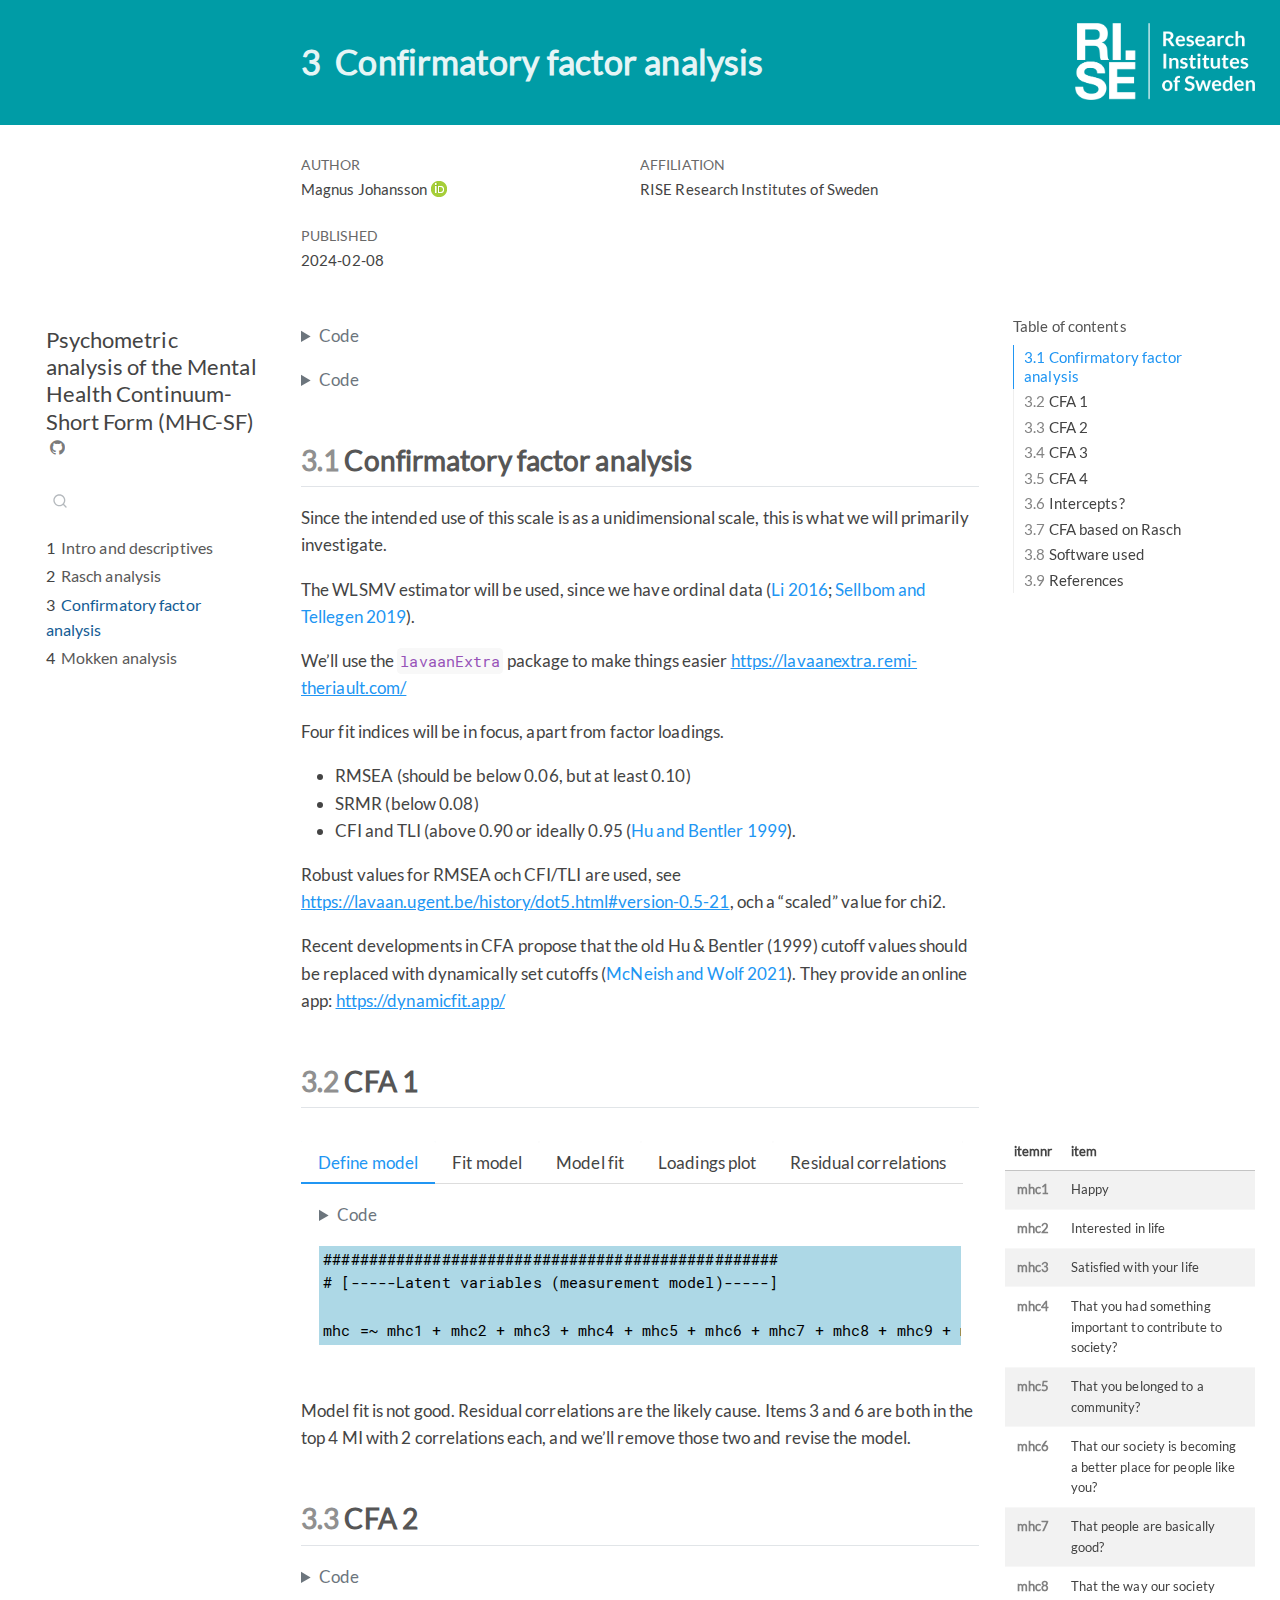
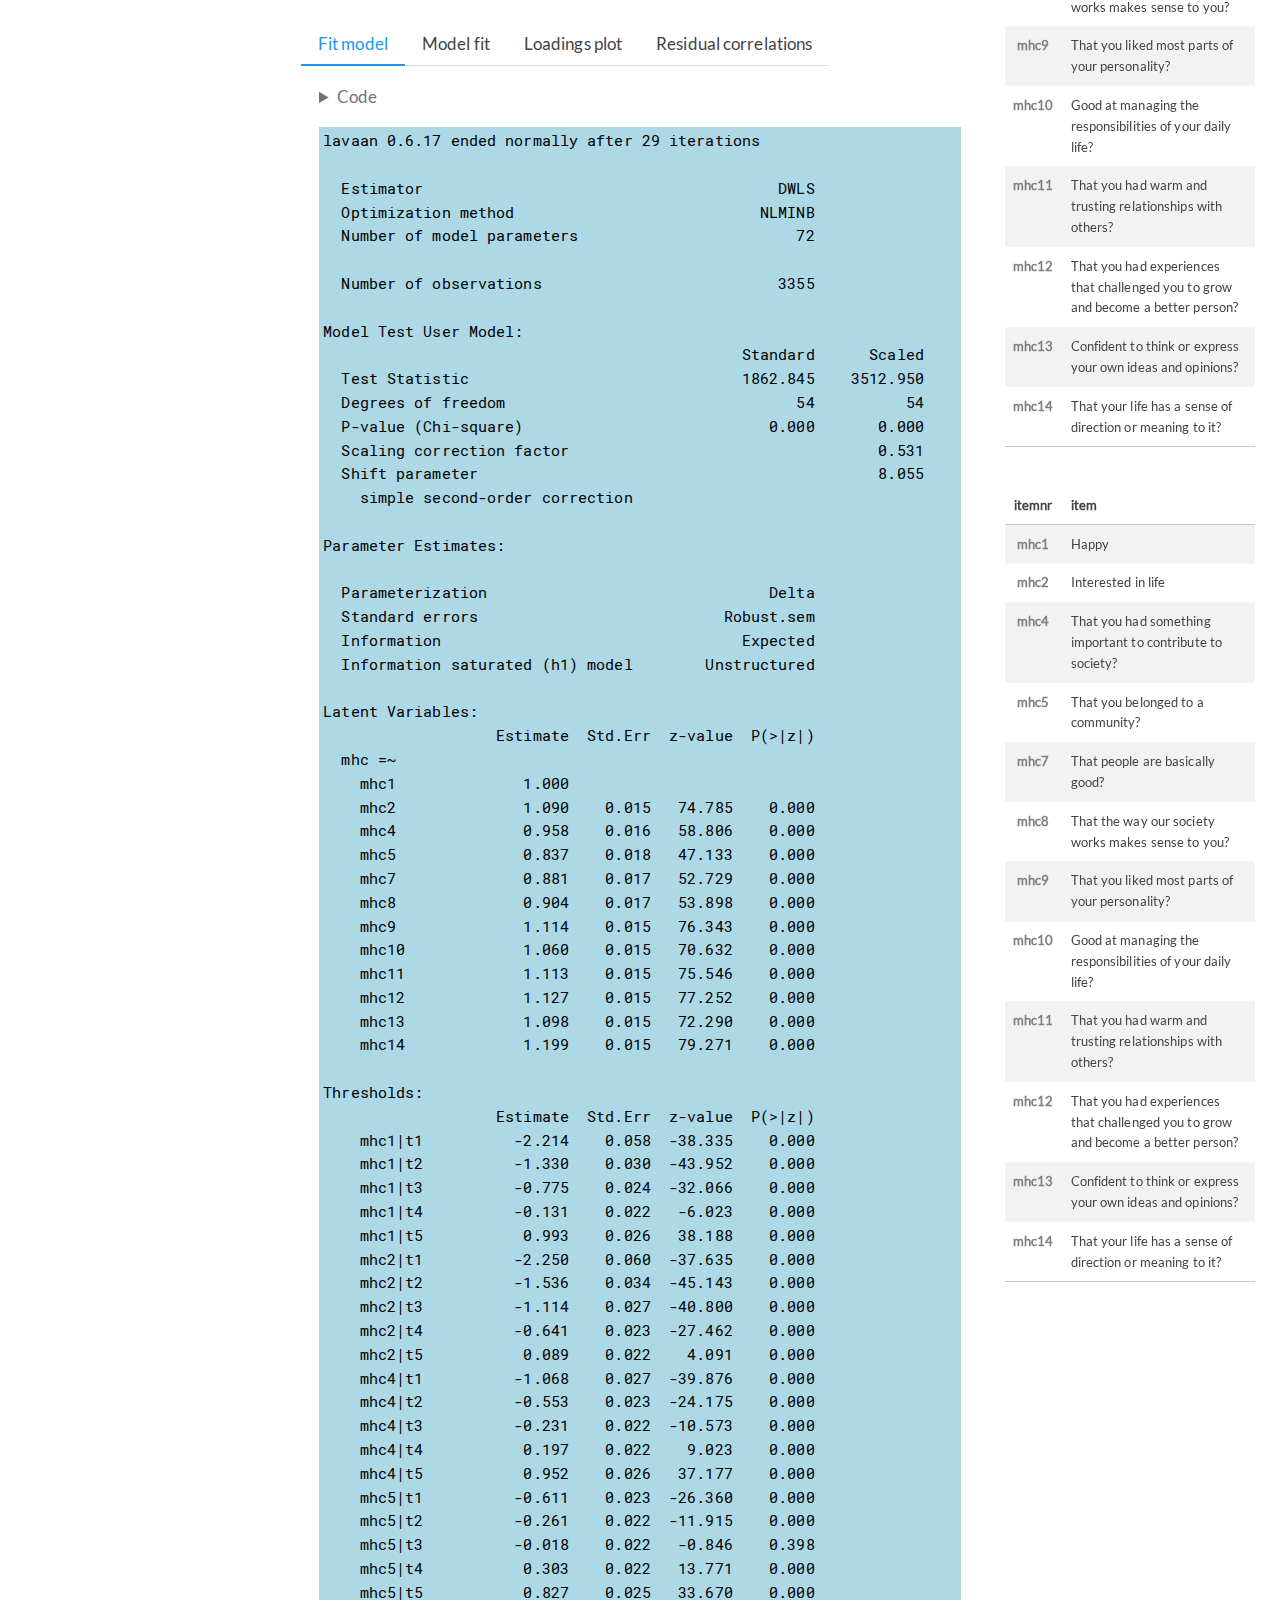
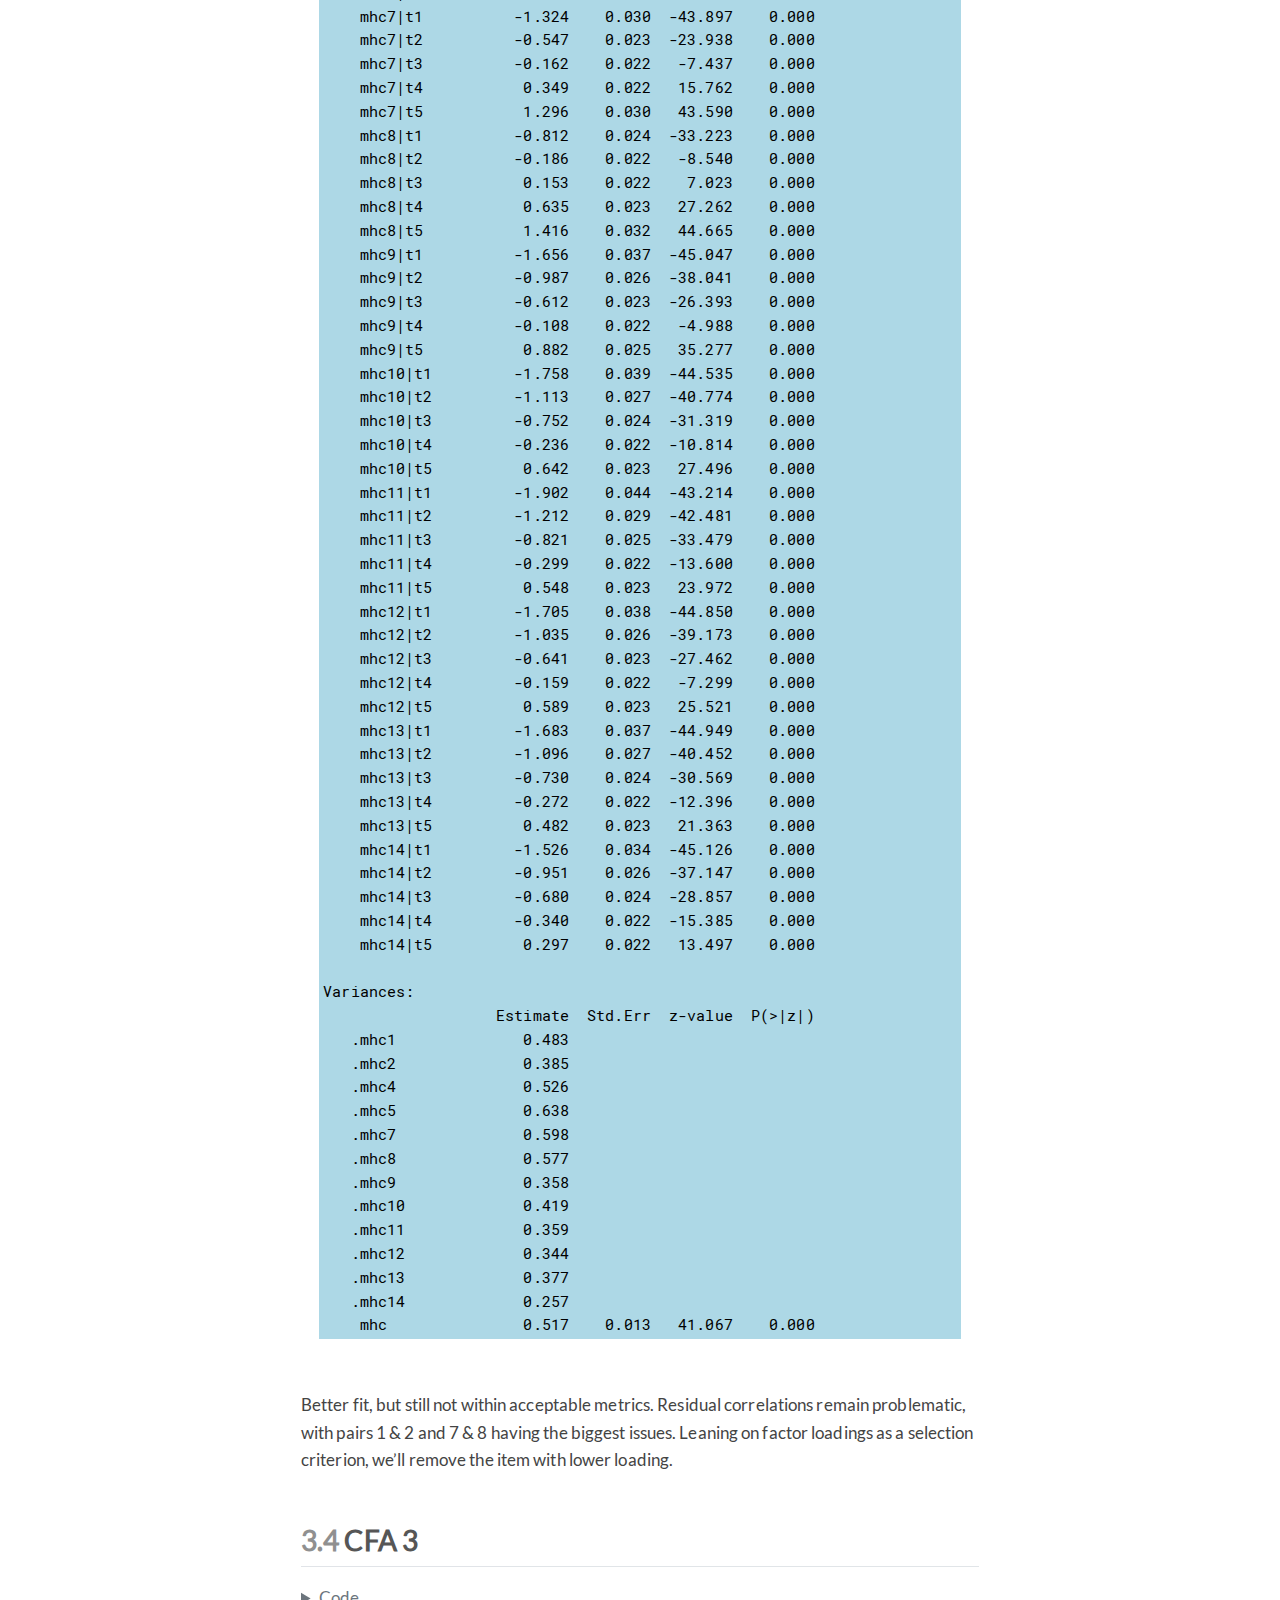
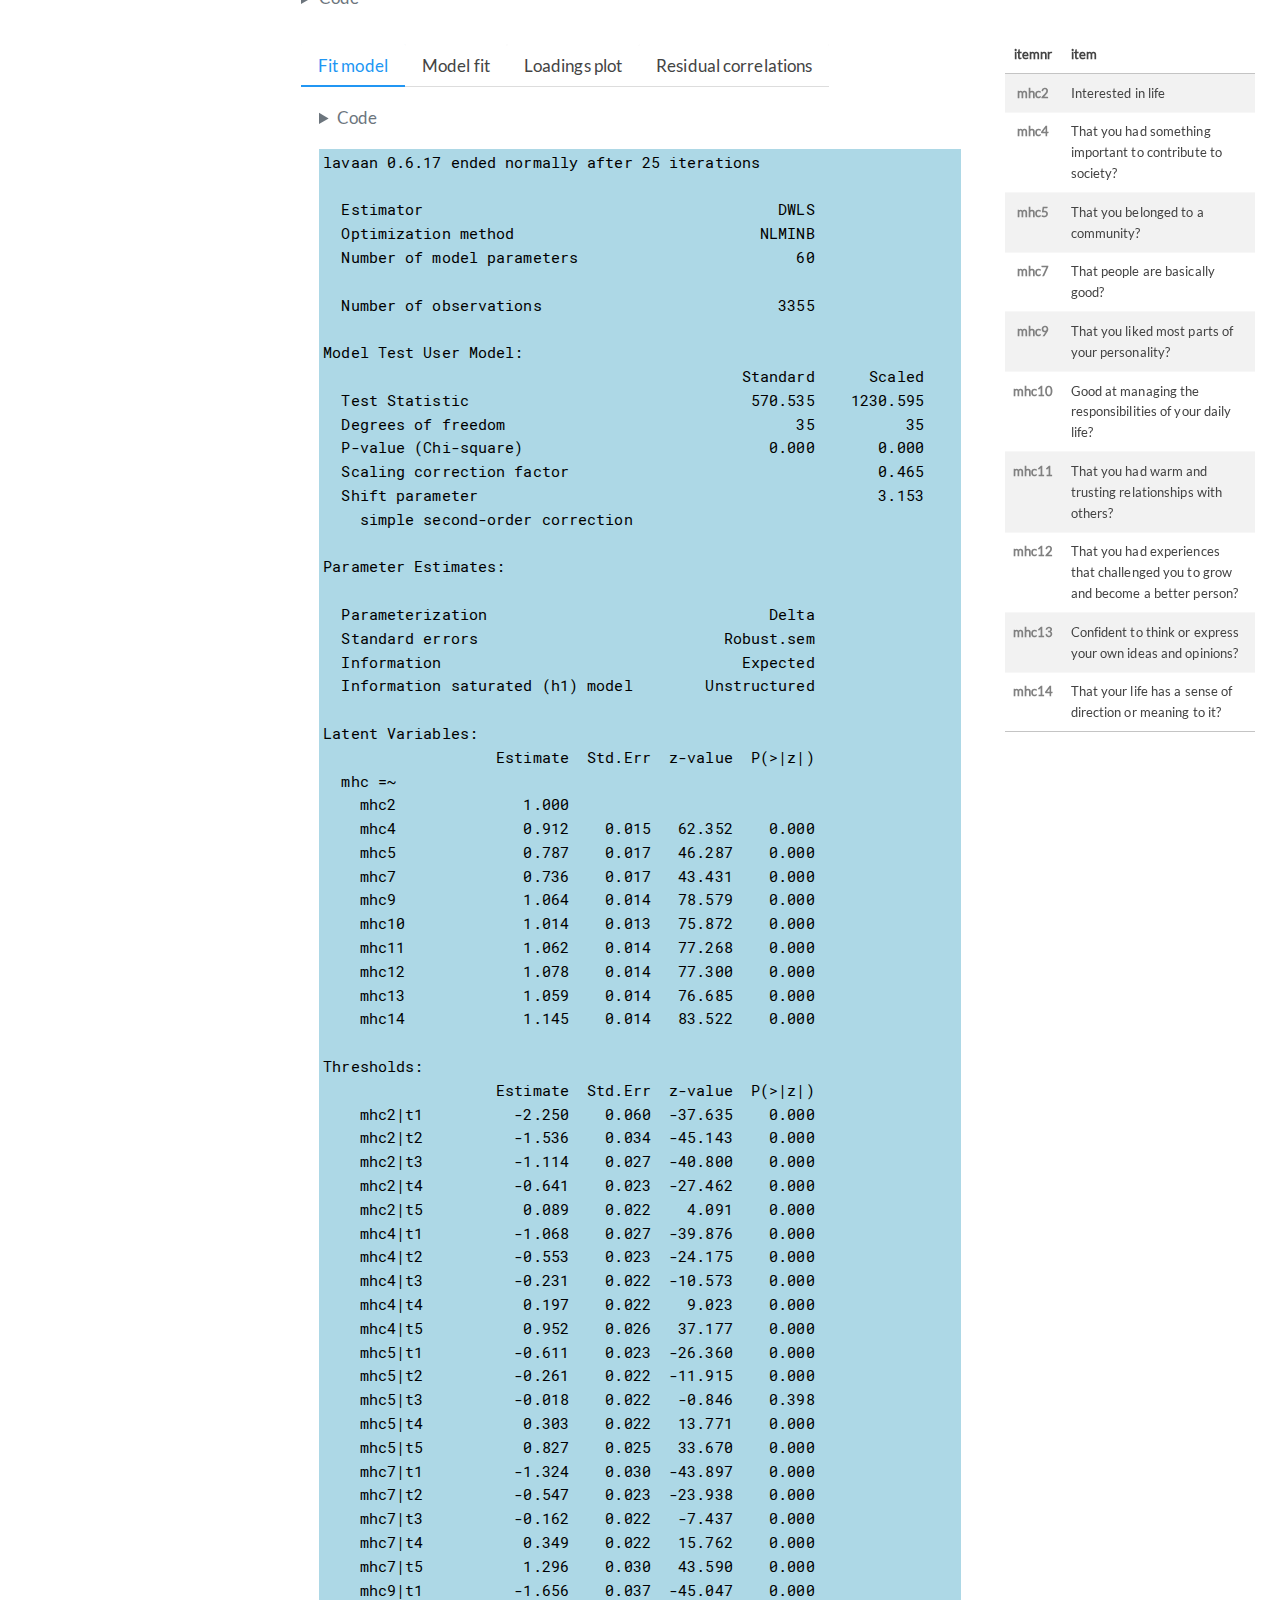
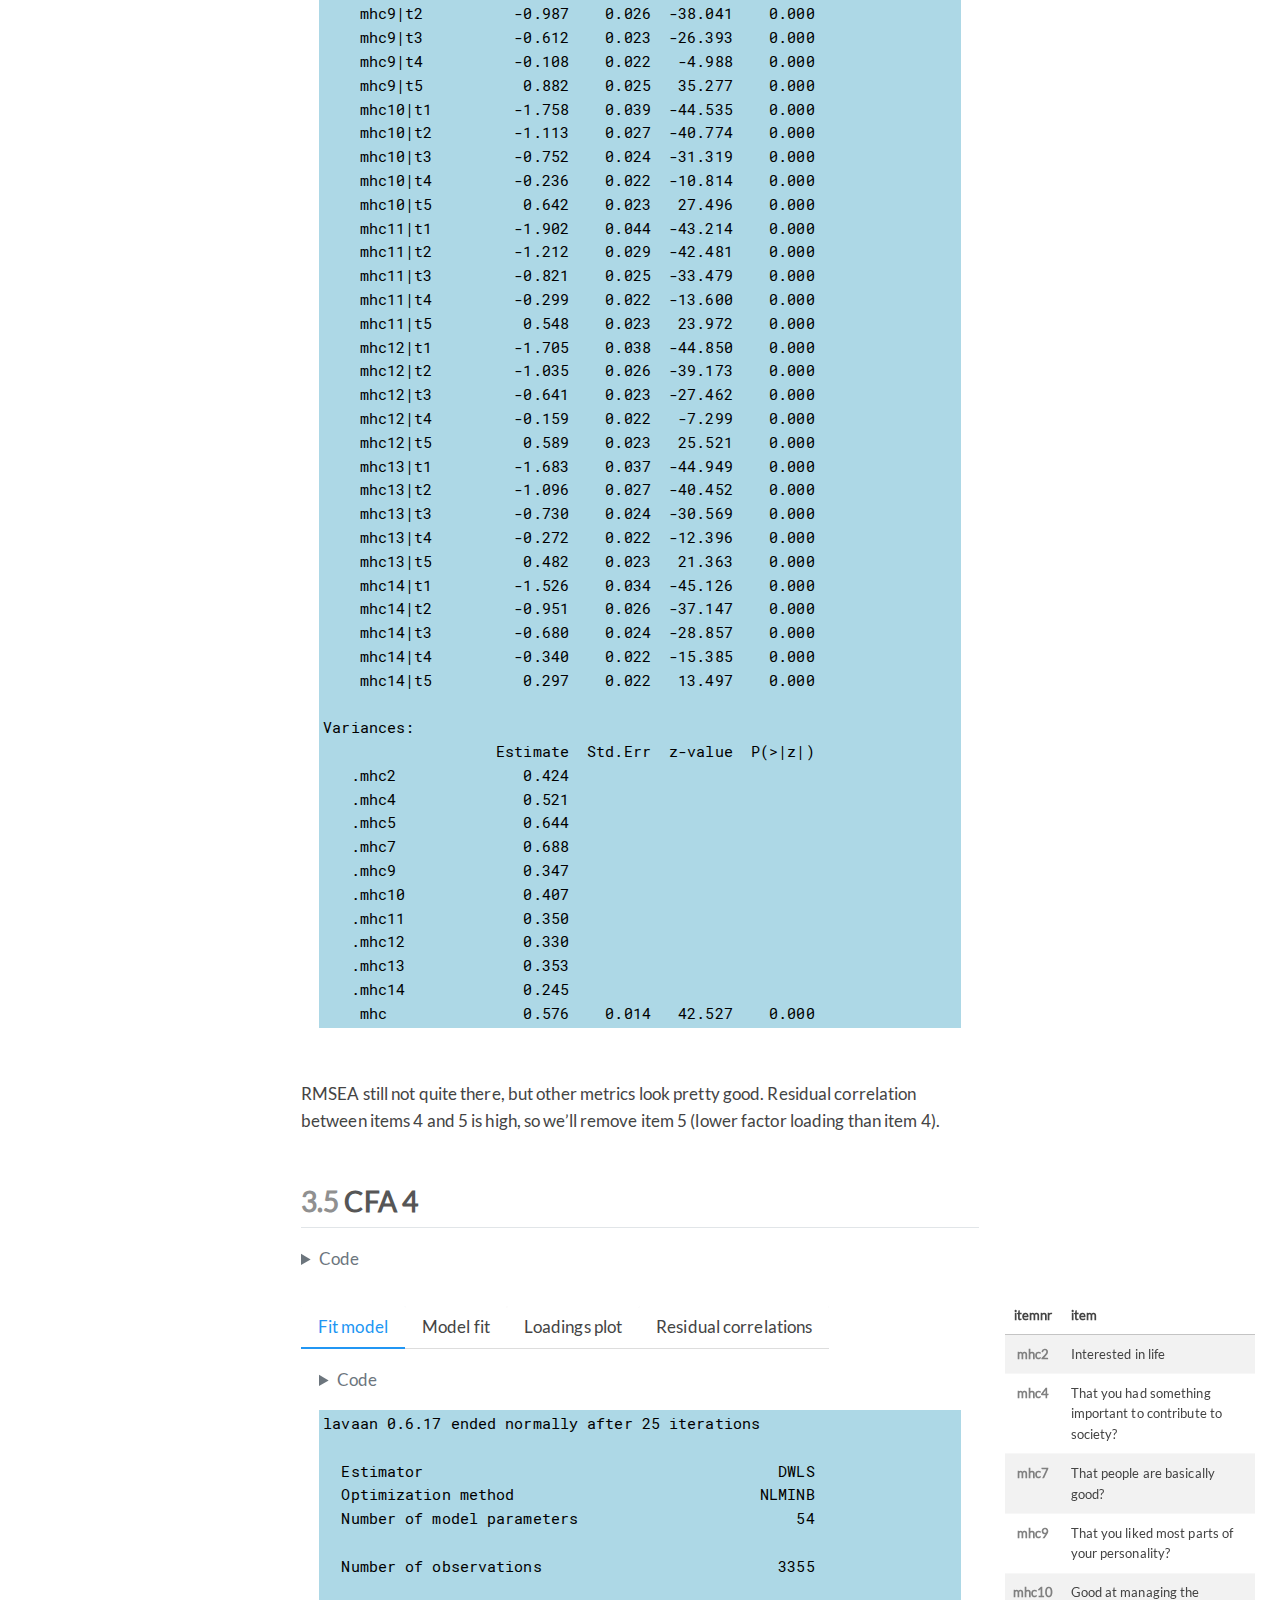
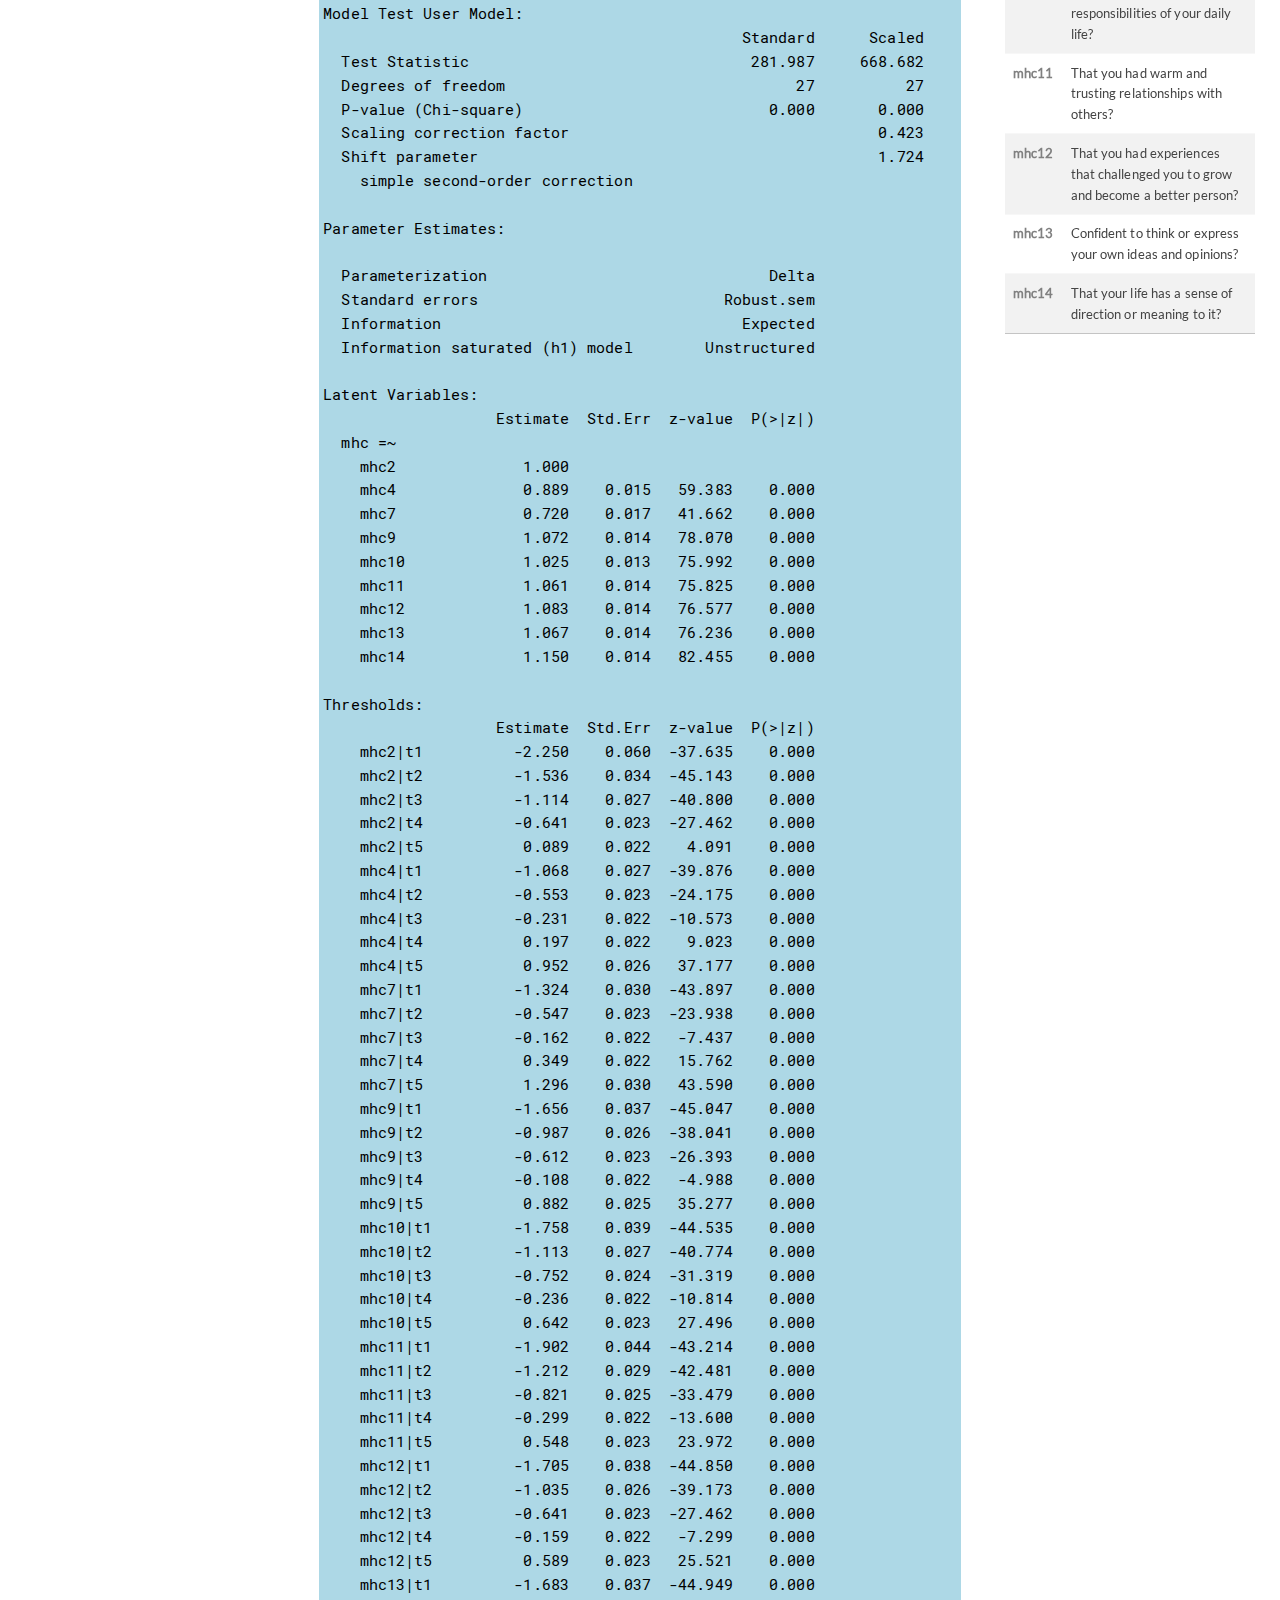
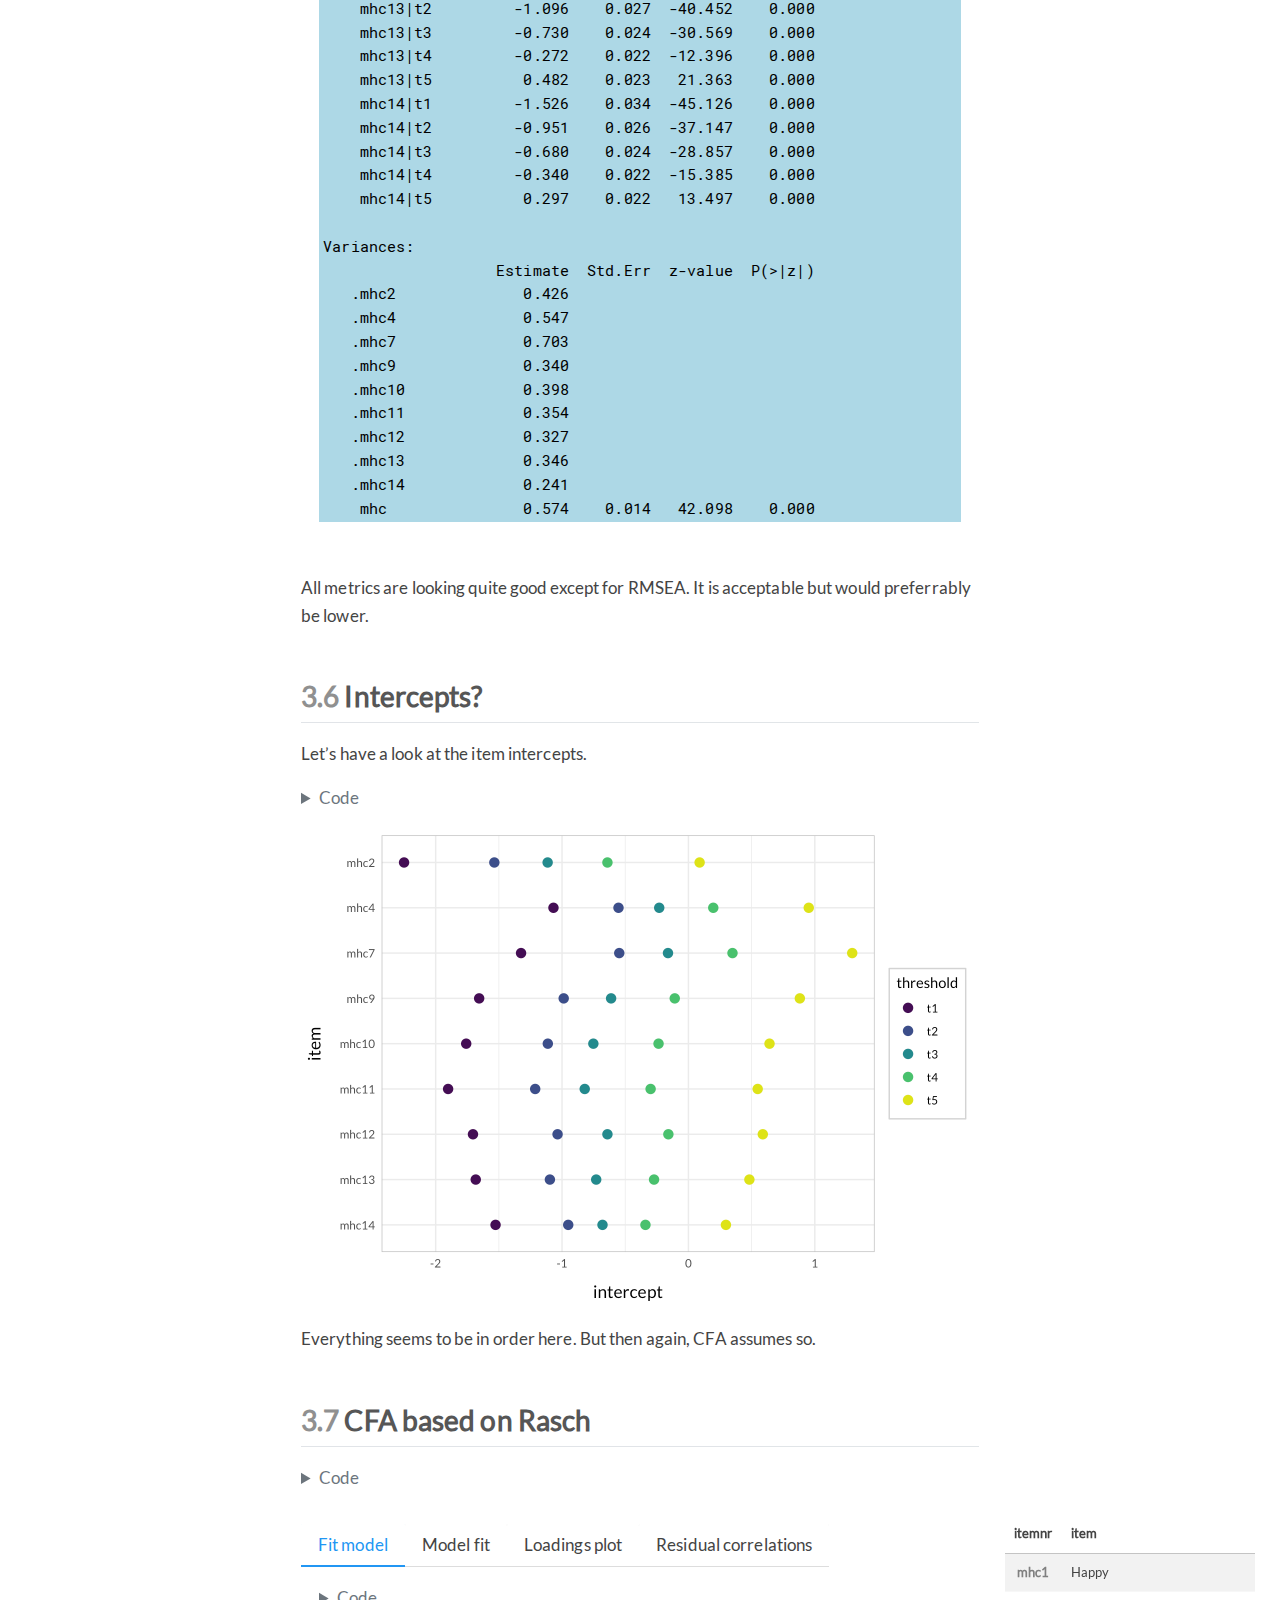
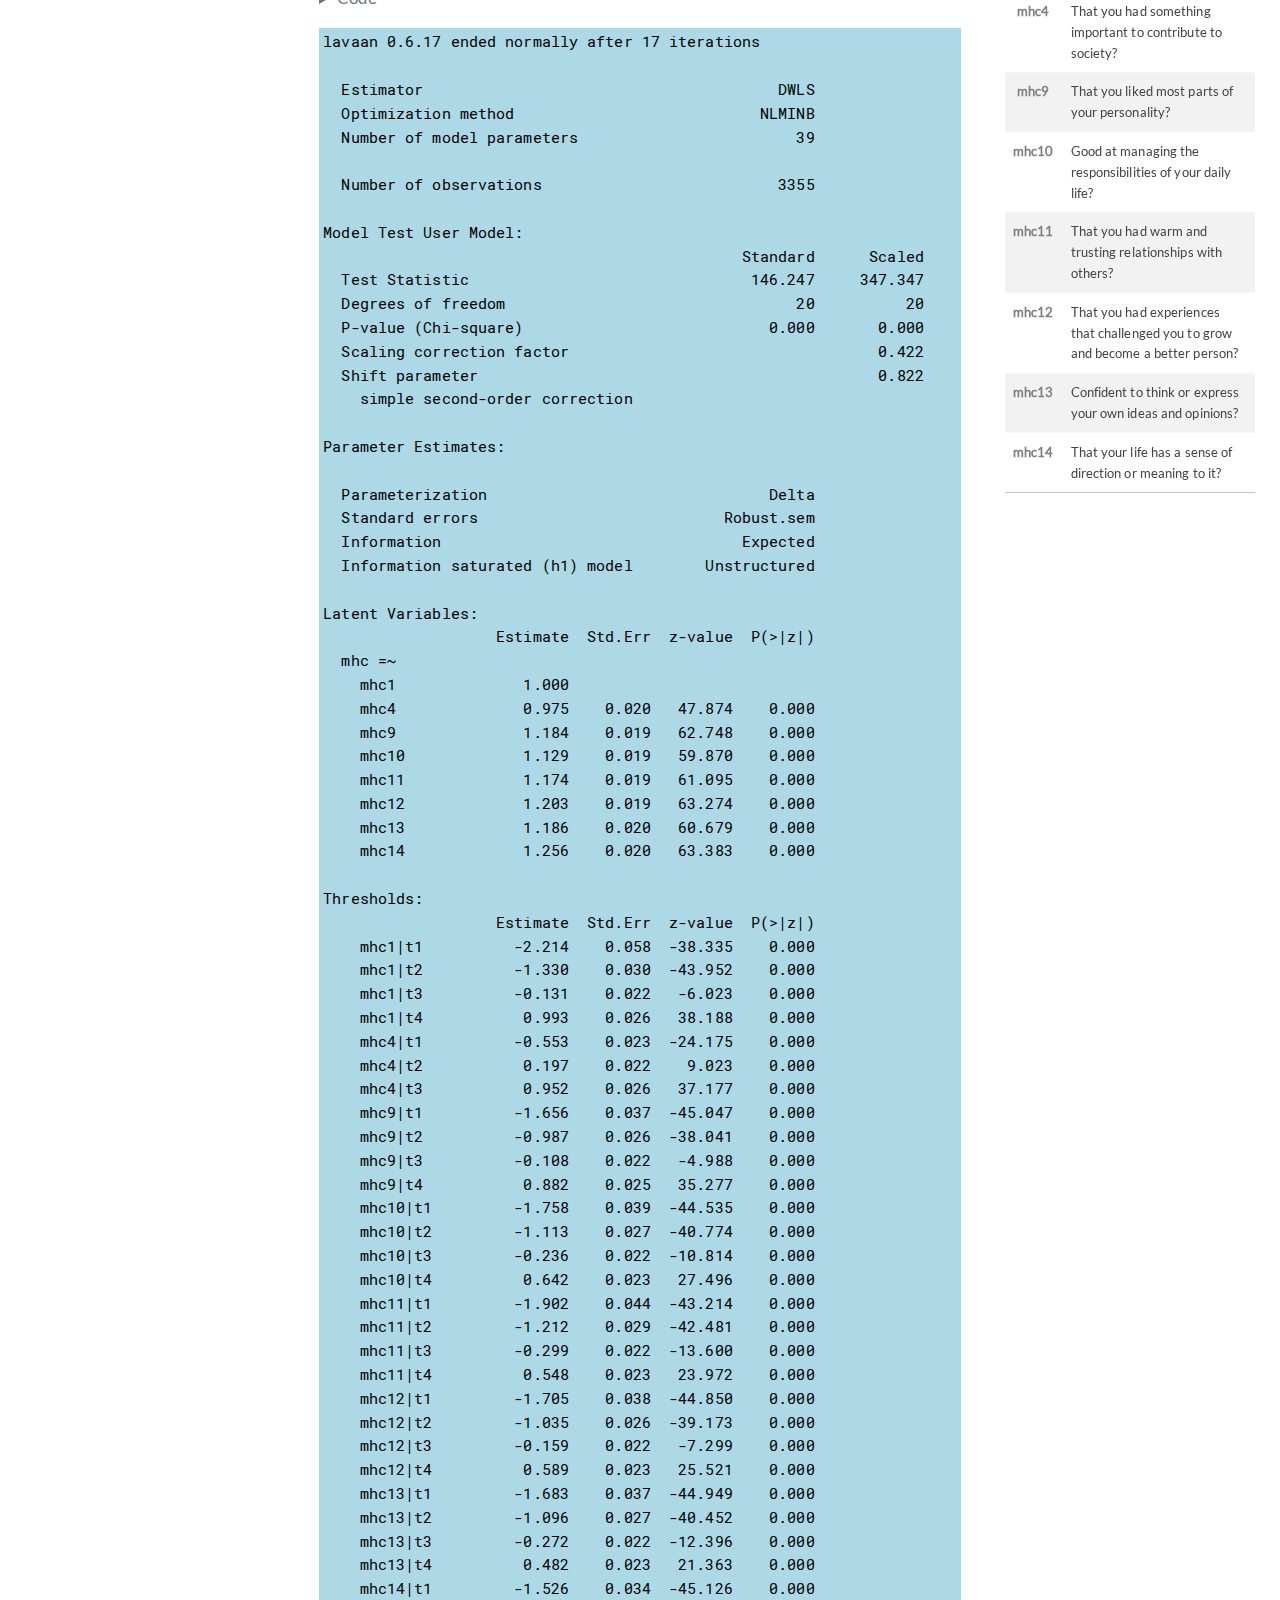
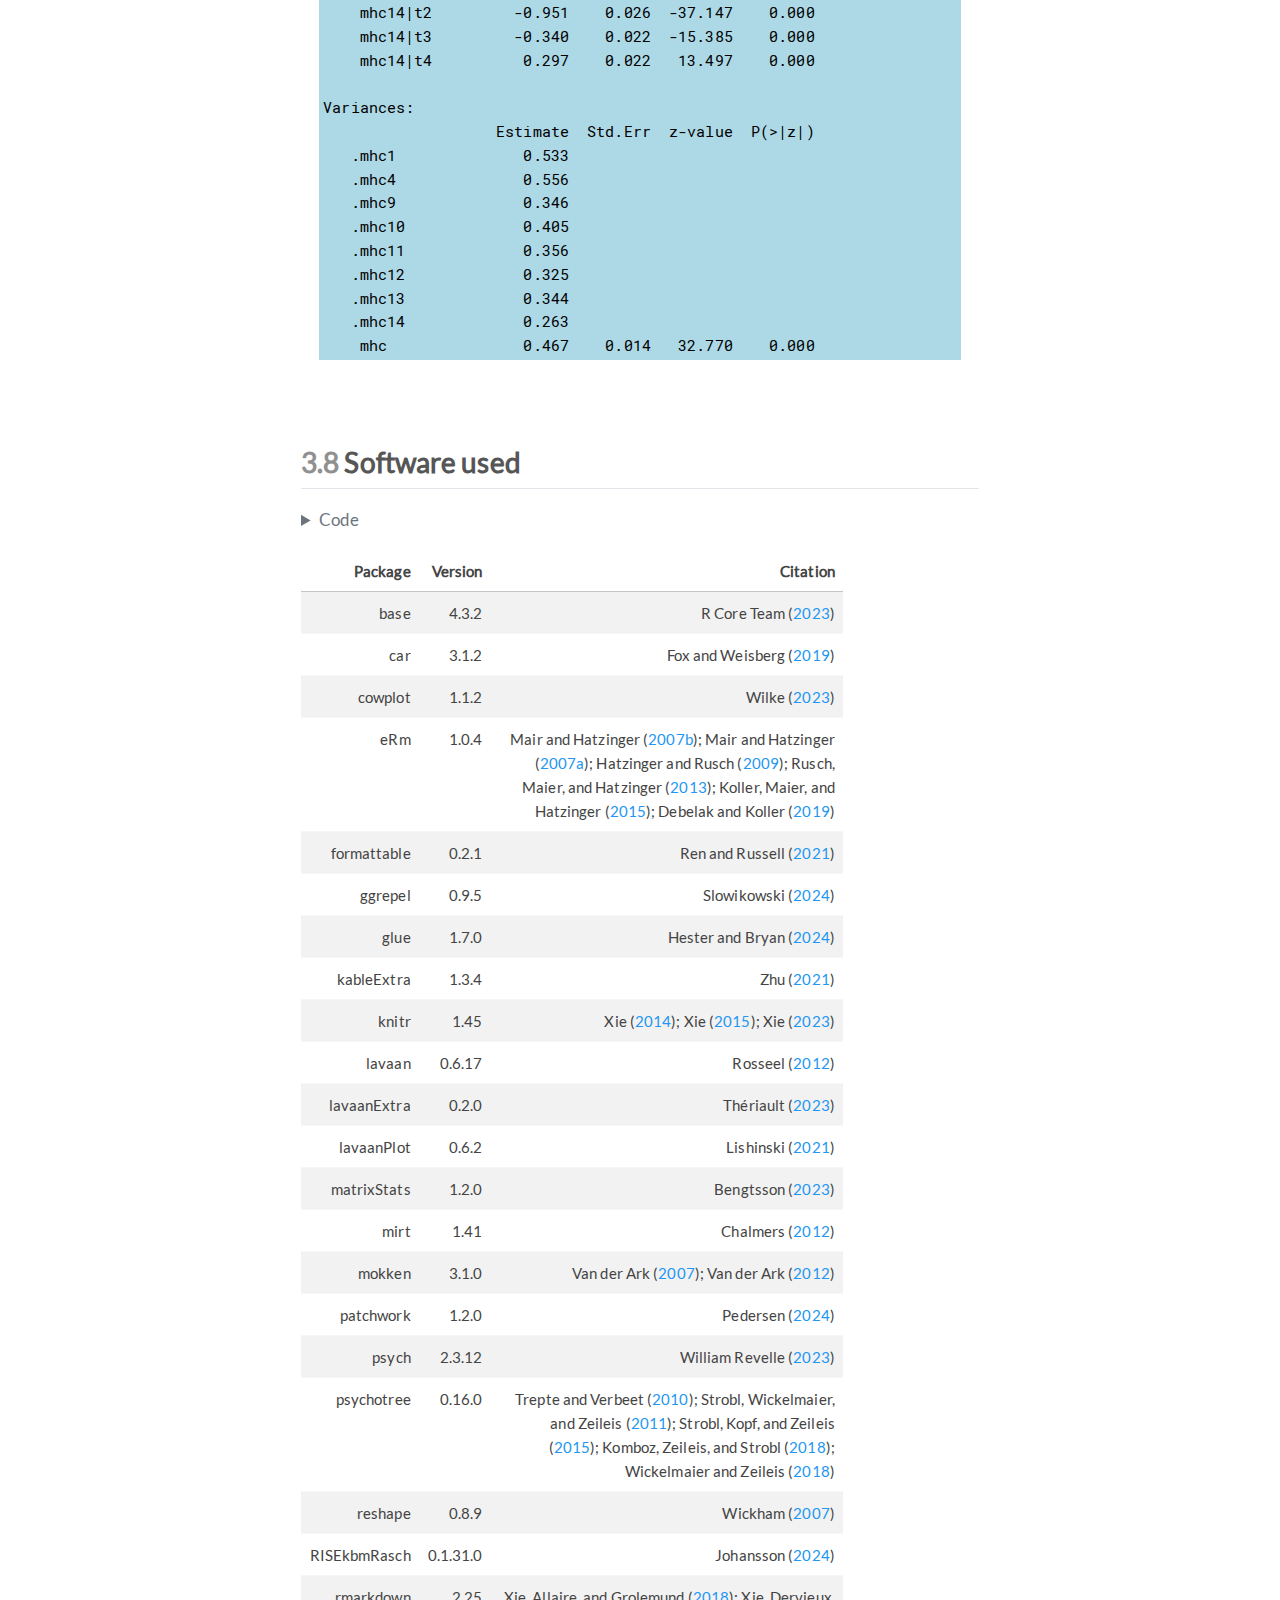
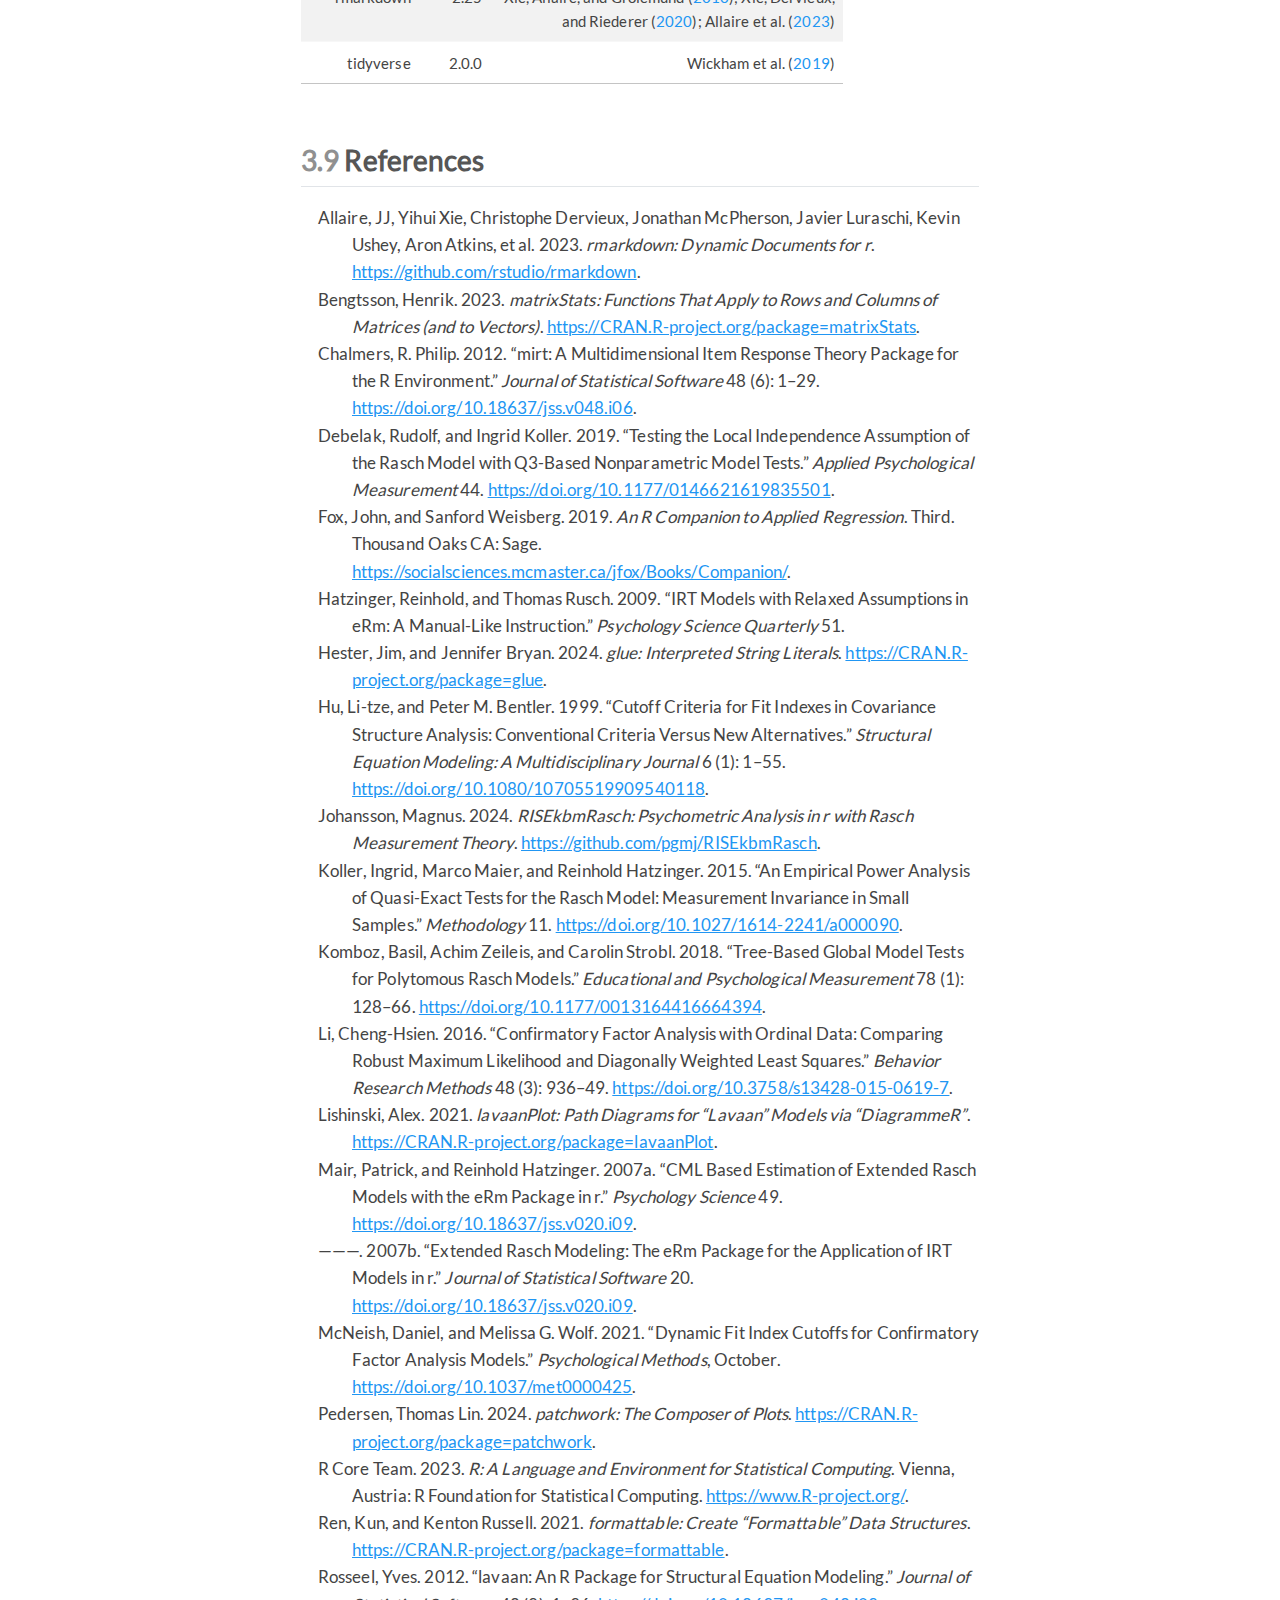
<file: docs/cfa.html>
<!DOCTYPE html>
<html xmlns="http://www.w3.org/1999/xhtml" lang="en" xml:lang="en"><head>

<meta charset="utf-8">
<meta name="generator" content="quarto-1.3.450">

<meta name="viewport" content="width=device-width, initial-scale=1.0, user-scalable=yes">

<meta name="author" content="Magnus Johansson">
<meta name="dcterms.date" content="2024-02-08">

<title>Psychometric analysis of the Mental Health Continuum-Short Form (MHC-SF) - 3&nbsp; Confirmatory factor analysis</title>
<style>
code{white-space: pre-wrap;}
span.smallcaps{font-variant: small-caps;}
div.columns{display: flex; gap: min(4vw, 1.5em);}
div.column{flex: auto; overflow-x: auto;}
div.hanging-indent{margin-left: 1.5em; text-indent: -1.5em;}
ul.task-list{list-style: none;}
ul.task-list li input[type="checkbox"] {
  width: 0.8em;
  margin: 0 0.8em 0.2em -1em; /* quarto-specific, see https://github.com/quarto-dev/quarto-cli/issues/4556 */ 
  vertical-align: middle;
}
/* CSS for syntax highlighting */
pre > code.sourceCode { white-space: pre; position: relative; }
pre > code.sourceCode > span { display: inline-block; line-height: 1.25; }
pre > code.sourceCode > span:empty { height: 1.2em; }
.sourceCode { overflow: visible; }
code.sourceCode > span { color: inherit; text-decoration: inherit; }
div.sourceCode { margin: 1em 0; }
pre.sourceCode { margin: 0; }
@media screen {
div.sourceCode { overflow: auto; }
}
@media print {
pre > code.sourceCode { white-space: pre-wrap; }
pre > code.sourceCode > span { text-indent: -5em; padding-left: 5em; }
}
pre.numberSource code
  { counter-reset: source-line 0; }
pre.numberSource code > span
  { position: relative; left: -4em; counter-increment: source-line; }
pre.numberSource code > span > a:first-child::before
  { content: counter(source-line);
    position: relative; left: -1em; text-align: right; vertical-align: baseline;
    border: none; display: inline-block;
    -webkit-touch-callout: none; -webkit-user-select: none;
    -khtml-user-select: none; -moz-user-select: none;
    -ms-user-select: none; user-select: none;
    padding: 0 4px; width: 4em;
  }
pre.numberSource { margin-left: 3em;  padding-left: 4px; }
div.sourceCode
  {   }
@media screen {
pre > code.sourceCode > span > a:first-child::before { text-decoration: underline; }
}
/* CSS for citations */
div.csl-bib-body { }
div.csl-entry {
  clear: both;
}
.hanging-indent div.csl-entry {
  margin-left:2em;
  text-indent:-2em;
}
div.csl-left-margin {
  min-width:2em;
  float:left;
}
div.csl-right-inline {
  margin-left:2em;
  padding-left:1em;
}
div.csl-indent {
  margin-left: 2em;
}</style>


<script src="site_libs/quarto-nav/quarto-nav.js"></script>
<script src="site_libs/quarto-nav/headroom.min.js"></script>
<script src="site_libs/clipboard/clipboard.min.js"></script>
<script src="site_libs/quarto-search/autocomplete.umd.js"></script>
<script src="site_libs/quarto-search/fuse.min.js"></script>
<script src="site_libs/quarto-search/quarto-search.js"></script>
<meta name="quarto:offset" content="./">
<link href="./mokken.html" rel="next">
<link href="./rasch.html" rel="prev">
<script src="site_libs/quarto-html/quarto.js"></script>
<script src="site_libs/quarto-html/popper.min.js"></script>
<script src="site_libs/quarto-html/tippy.umd.min.js"></script>
<script src="site_libs/quarto-html/anchor.min.js"></script>
<link href="site_libs/quarto-html/tippy.css" rel="stylesheet">
<link href="site_libs/quarto-html/quarto-syntax-highlighting.css" rel="stylesheet" id="quarto-text-highlighting-styles">
<script src="site_libs/bootstrap/bootstrap.min.js"></script>
<link href="site_libs/bootstrap/bootstrap-icons.css" rel="stylesheet">
<link href="site_libs/bootstrap/bootstrap.min.css" rel="stylesheet" id="quarto-bootstrap" data-mode="light">
<script id="quarto-search-options" type="application/json">{
  "location": "sidebar",
  "copy-button": false,
  "collapse-after": 3,
  "panel-placement": "start",
  "type": "textbox",
  "limit": 20,
  "language": {
    "search-no-results-text": "No results",
    "search-matching-documents-text": "matching documents",
    "search-copy-link-title": "Copy link to search",
    "search-hide-matches-text": "Hide additional matches",
    "search-more-match-text": "more match in this document",
    "search-more-matches-text": "more matches in this document",
    "search-clear-button-title": "Clear",
    "search-detached-cancel-button-title": "Cancel",
    "search-submit-button-title": "Submit",
    "search-label": "Search"
  }
}</script>
<style>

      .quarto-title-block .quarto-title-banner h1,
      .quarto-title-block .quarto-title-banner h2,
      .quarto-title-block .quarto-title-banner h3,
      .quarto-title-block .quarto-title-banner h4,
      .quarto-title-block .quarto-title-banner h5,
      .quarto-title-block .quarto-title-banner h6
      {
        color: #FFFFFF;
      }

      .quarto-title-block .quarto-title-banner {
        color: #FFFFFF;
background: #009ca6;
      }
</style>

<script src="site_libs/kePrint-0.0.1/kePrint.js"></script>
<link href="site_libs/lightable-0.0.1/lightable.css" rel="stylesheet">
<script src="site_libs/htmlwidgets-1.6.4/htmlwidgets.js"></script>
<script src="site_libs/viz-1.8.2/viz.js"></script>
<link href="site_libs/DiagrammeR-styles-0.2/styles.css" rel="stylesheet">
<script src="site_libs/grViz-binding-1.0.10/grViz.js"></script>


<link rel="stylesheet" href="styles.css">
</head>

<body class="nav-sidebar floating slimcontent">

<div id="quarto-search-results"></div>
  <header id="quarto-header" class="headroom fixed-top">
  <nav class="quarto-secondary-nav">
    <div class="container-fluid d-flex">
      <button type="button" class="quarto-btn-toggle btn" data-bs-toggle="collapse" data-bs-target="#quarto-sidebar,#quarto-sidebar-glass" aria-controls="quarto-sidebar" aria-expanded="false" aria-label="Toggle sidebar navigation" onclick="if (window.quartoToggleHeadroom) { window.quartoToggleHeadroom(); }">
        <i class="bi bi-layout-text-sidebar-reverse"></i>
      </button>
      <nav class="quarto-page-breadcrumbs" aria-label="breadcrumb"><ol class="breadcrumb"><li class="breadcrumb-item"><a href="./cfa.html"><span class="chapter-number">3</span>&nbsp; <span class="chapter-title">Confirmatory factor analysis</span></a></li></ol></nav>
      <a class="flex-grow-1" role="button" data-bs-toggle="collapse" data-bs-target="#quarto-sidebar,#quarto-sidebar-glass" aria-controls="quarto-sidebar" aria-expanded="false" aria-label="Toggle sidebar navigation" onclick="if (window.quartoToggleHeadroom) { window.quartoToggleHeadroom(); }">      
      </a>
      <button type="button" class="btn quarto-search-button" aria-label="" onclick="window.quartoOpenSearch();">
        <i class="bi bi-search"></i>
      </button>
    </div>
  </nav>
</header>
<!-- content -->
<header id="title-block-header" class="quarto-title-block default page-columns page-full">
  <div class="quarto-title-banner page-columns page-full">
    <div class="quarto-title column-body">
      <h1 class="title"><span class="chapter-number">3</span>&nbsp; <span class="chapter-title">Confirmatory factor analysis</span></h1>
                      </div>
  </div>
    
  <div class="quarto-title-meta-author">
    <div class="quarto-title-meta-heading">Author</div>
    <div class="quarto-title-meta-heading">Affiliation</div>
    
      <div class="quarto-title-meta-contents">
      <p class="author">Magnus Johansson <a href="https://orcid.org/0000-0003-1669-592X" class="quarto-title-author-orcid"> <img src="[data-uri]"></a></p>
    </div>
      <div class="quarto-title-meta-contents">
          <p class="affiliation">
              <a href="https://www.ri.se/en/kbm">
              RISE Research Institutes of Sweden
              </a>
            </p>
        </div>
      </div>

  <div class="quarto-title-meta">

        
      <div>
      <div class="quarto-title-meta-heading">Published</div>
      <div class="quarto-title-meta-contents">
        <p class="date">2024-02-08</p>
      </div>
    </div>
    
      
    </div>
    
  
  </header><div id="quarto-content" class="quarto-container page-columns page-rows-contents page-layout-full">
<!-- sidebar -->
  <nav id="quarto-sidebar" class="sidebar collapse collapse-horizontal sidebar-navigation floating overflow-auto">
    <div class="pt-lg-2 mt-2 text-left sidebar-header">
    <div class="sidebar-title mb-0 py-0">
      <a href="./">Psychometric analysis of the Mental Health Continuum-Short Form (MHC-SF)</a> 
        <div class="sidebar-tools-main">
    <a href="https://github.com/pgmj/ki_irt_mhcsf" rel="" title="Source Code" class="quarto-navigation-tool px-1" aria-label="Source Code"><i class="bi bi-github"></i></a>
</div>
    </div>
      </div>
        <div class="mt-2 flex-shrink-0 align-items-center">
        <div class="sidebar-search">
        <div id="quarto-search" class="" title="Search"></div>
        </div>
        </div>
    <div class="sidebar-menu-container"> 
    <ul class="list-unstyled mt-1">
        <li class="sidebar-item">
  <div class="sidebar-item-container"> 
  <a href="./index.html" class="sidebar-item-text sidebar-link">
 <span class="menu-text"><span class="chapter-number">1</span>&nbsp; <span class="chapter-title">Intro and descriptives</span></span></a>
  </div>
</li>
        <li class="sidebar-item">
  <div class="sidebar-item-container"> 
  <a href="./rasch.html" class="sidebar-item-text sidebar-link">
 <span class="menu-text"><span class="chapter-number">2</span>&nbsp; <span class="chapter-title">Rasch analysis</span></span></a>
  </div>
</li>
        <li class="sidebar-item">
  <div class="sidebar-item-container"> 
  <a href="./cfa.html" class="sidebar-item-text sidebar-link active">
 <span class="menu-text"><span class="chapter-number">3</span>&nbsp; <span class="chapter-title">Confirmatory factor analysis</span></span></a>
  </div>
</li>
        <li class="sidebar-item">
  <div class="sidebar-item-container"> 
  <a href="./mokken.html" class="sidebar-item-text sidebar-link">
 <span class="menu-text"><span class="chapter-number">4</span>&nbsp; <span class="chapter-title">Mokken analysis</span></span></a>
  </div>
</li>
    </ul>
    </div>
</nav>
<div id="quarto-sidebar-glass" data-bs-toggle="collapse" data-bs-target="#quarto-sidebar,#quarto-sidebar-glass"></div>
<!-- margin-sidebar -->
    <div id="quarto-margin-sidebar" class="sidebar margin-sidebar">
        <nav id="TOC" role="doc-toc" class="toc-active">
    <h2 id="toc-title">Table of contents</h2>
   
  <ul>
  <li><a href="#confirmatory-factor-analysis" id="toc-confirmatory-factor-analysis" class="nav-link active" data-scroll-target="#confirmatory-factor-analysis"><span class="header-section-number">3.1</span> Confirmatory factor analysis</a></li>
  <li><a href="#cfa-1" id="toc-cfa-1" class="nav-link" data-scroll-target="#cfa-1"><span class="header-section-number">3.2</span> CFA 1</a></li>
  <li><a href="#cfa-2" id="toc-cfa-2" class="nav-link" data-scroll-target="#cfa-2"><span class="header-section-number">3.3</span> CFA 2</a></li>
  <li><a href="#cfa-3" id="toc-cfa-3" class="nav-link" data-scroll-target="#cfa-3"><span class="header-section-number">3.4</span> CFA 3</a></li>
  <li><a href="#cfa-4" id="toc-cfa-4" class="nav-link" data-scroll-target="#cfa-4"><span class="header-section-number">3.5</span> CFA 4</a></li>
  <li><a href="#intercepts" id="toc-intercepts" class="nav-link" data-scroll-target="#intercepts"><span class="header-section-number">3.6</span> Intercepts?</a></li>
  <li><a href="#cfa-based-on-rasch" id="toc-cfa-based-on-rasch" class="nav-link" data-scroll-target="#cfa-based-on-rasch"><span class="header-section-number">3.7</span> CFA based on Rasch</a></li>
  <li><a href="#software-used" id="toc-software-used" class="nav-link" data-scroll-target="#software-used"><span class="header-section-number">3.8</span> Software used</a></li>
  <li><a href="#references" id="toc-references" class="nav-link" data-scroll-target="#references"><span class="header-section-number">3.9</span> References</a></li>
  </ul>
</nav>
    </div>
<!-- main -->
<main class="content quarto-banner-title-block page-columns page-full column-body" id="quarto-document-content">




<div class="cell" data-hash="cfa_cache/html/setup_d5461a64aafb6a3071610488fa7e0fe5">
<details>
<summary>Code</summary>
<div class="sourceCode cell-code" id="cb1"><pre class="sourceCode r code-with-copy"><code class="sourceCode r"><span id="cb1-1"><a href="#cb1-1" aria-hidden="true" tabindex="-1"></a><span class="co"># one package below requires that you use devtools to install them manually:</span></span>
<span id="cb1-2"><a href="#cb1-2" aria-hidden="true" tabindex="-1"></a><span class="co"># first install devtools by</span></span>
<span id="cb1-3"><a href="#cb1-3" aria-hidden="true" tabindex="-1"></a><span class="co"># install.packages('devtools')</span></span>
<span id="cb1-4"><a href="#cb1-4" aria-hidden="true" tabindex="-1"></a></span>
<span id="cb1-5"><a href="#cb1-5" aria-hidden="true" tabindex="-1"></a><span class="fu">library</span>(RISEkbmRasch) <span class="co"># devtools::install_github("pgmj/RISEkbmRasch")</span></span>
<span id="cb1-6"><a href="#cb1-6" aria-hidden="true" tabindex="-1"></a><span class="fu">library</span>(lavaan)</span>
<span id="cb1-7"><a href="#cb1-7" aria-hidden="true" tabindex="-1"></a><span class="fu">library</span>(lavaanPlot)</span>
<span id="cb1-8"><a href="#cb1-8" aria-hidden="true" tabindex="-1"></a><span class="fu">library</span>(lavaanExtra)</span>
<span id="cb1-9"><a href="#cb1-9" aria-hidden="true" tabindex="-1"></a><span class="fu">library</span>(readxl)</span>
<span id="cb1-10"><a href="#cb1-10" aria-hidden="true" tabindex="-1"></a><span class="fu">library</span>(grateful)</span>
<span id="cb1-11"><a href="#cb1-11" aria-hidden="true" tabindex="-1"></a></span>
<span id="cb1-12"><a href="#cb1-12" aria-hidden="true" tabindex="-1"></a></span>
<span id="cb1-13"><a href="#cb1-13" aria-hidden="true" tabindex="-1"></a><span class="do">### optional libraries</span></span>
<span id="cb1-14"><a href="#cb1-14" aria-hidden="true" tabindex="-1"></a><span class="co">#library(TAM)</span></span>
<span id="cb1-15"><a href="#cb1-15" aria-hidden="true" tabindex="-1"></a><span class="co">#library(skimr)</span></span>
<span id="cb1-16"><a href="#cb1-16" aria-hidden="true" tabindex="-1"></a></span>
<span id="cb1-17"><a href="#cb1-17" aria-hidden="true" tabindex="-1"></a><span class="do">### some commands exist in multiple packages, here we define preferred ones that are frequently used</span></span>
<span id="cb1-18"><a href="#cb1-18" aria-hidden="true" tabindex="-1"></a>select <span class="ot">&lt;-</span> dplyr<span class="sc">::</span>select</span>
<span id="cb1-19"><a href="#cb1-19" aria-hidden="true" tabindex="-1"></a>count <span class="ot">&lt;-</span> dplyr<span class="sc">::</span>count</span>
<span id="cb1-20"><a href="#cb1-20" aria-hidden="true" tabindex="-1"></a>recode <span class="ot">&lt;-</span> car<span class="sc">::</span>recode</span>
<span id="cb1-21"><a href="#cb1-21" aria-hidden="true" tabindex="-1"></a>rename <span class="ot">&lt;-</span> dplyr<span class="sc">::</span>rename</span>
<span id="cb1-22"><a href="#cb1-22" aria-hidden="true" tabindex="-1"></a></span>
<span id="cb1-23"><a href="#cb1-23" aria-hidden="true" tabindex="-1"></a><span class="fu">source</span>(<span class="st">"RISE_theme.R"</span>)</span></code><button title="Copy to Clipboard" class="code-copy-button"><i class="bi"></i></button></pre></div>
</details>
</div>
<div class="cell" data-hash="cfa_cache/html/unnamed-chunk-2_4a221d669e9970ea21a3d24091af305a">
<details>
<summary>Code</summary>
<div class="sourceCode cell-code" id="cb2"><pre class="sourceCode r code-with-copy"><code class="sourceCode r"><span id="cb2-1"><a href="#cb2-1" aria-hidden="true" tabindex="-1"></a><span class="do">### other, bigger dataset from [@echeverría2017]</span></span>
<span id="cb2-2"><a href="#cb2-2" aria-hidden="true" tabindex="-1"></a><span class="do">### read file</span></span>
<span id="cb2-3"><a href="#cb2-3" aria-hidden="true" tabindex="-1"></a>df.all <span class="ot">&lt;-</span> <span class="fu">read_excel</span>(<span class="st">"data/data_sMHCSF_Echeverria2017.xlsx"</span>)</span>
<span id="cb2-4"><a href="#cb2-4" aria-hidden="true" tabindex="-1"></a>df <span class="ot">&lt;-</span> df.all</span>
<span id="cb2-5"><a href="#cb2-5" aria-hidden="true" tabindex="-1"></a><span class="do">### create dif variables</span></span>
<span id="cb2-6"><a href="#cb2-6" aria-hidden="true" tabindex="-1"></a>dif.sex <span class="ot">&lt;-</span> <span class="fu">factor</span>(df<span class="sc">$</span>Sex)</span>
<span id="cb2-7"><a href="#cb2-7" aria-hidden="true" tabindex="-1"></a>df<span class="sc">$</span>Sex <span class="ot">&lt;-</span> <span class="cn">NULL</span></span>
<span id="cb2-8"><a href="#cb2-8" aria-hidden="true" tabindex="-1"></a></span>
<span id="cb2-9"><a href="#cb2-9" aria-hidden="true" tabindex="-1"></a><span class="do">### Load item information</span></span>
<span id="cb2-10"><a href="#cb2-10" aria-hidden="true" tabindex="-1"></a><span class="co"># make sure that variable names in df match with itemlabels$itemnr</span></span>
<span id="cb2-11"><a href="#cb2-11" aria-hidden="true" tabindex="-1"></a>itemlabels <span class="ot">&lt;-</span> <span class="fu">read_excel</span>(<span class="st">"data/itemlabels_MHC_SF.xlsx"</span>) <span class="sc">%&gt;%</span> </span>
<span id="cb2-12"><a href="#cb2-12" aria-hidden="true" tabindex="-1"></a>  <span class="fu">mutate</span>(<span class="at">item =</span> <span class="fu">str_squish</span>(item))</span>
<span id="cb2-13"><a href="#cb2-13" aria-hidden="true" tabindex="-1"></a></span>
<span id="cb2-14"><a href="#cb2-14" aria-hidden="true" tabindex="-1"></a><span class="fu">names</span>(df) <span class="ot">&lt;-</span> itemlabels<span class="sc">$</span>itemnr</span>
<span id="cb2-15"><a href="#cb2-15" aria-hidden="true" tabindex="-1"></a></span>
<span id="cb2-16"><a href="#cb2-16" aria-hidden="true" tabindex="-1"></a>df <span class="ot">&lt;-</span> df <span class="sc">%&gt;%</span></span>
<span id="cb2-17"><a href="#cb2-17" aria-hidden="true" tabindex="-1"></a>  <span class="fu">mutate</span>(<span class="fu">across</span>(<span class="fu">everything</span>(), <span class="sc">~</span> car<span class="sc">::</span><span class="fu">recode</span>(.x,<span class="st">"'Never'=0;'1 or 2 times a month'=1;'About 1 time a week'=2;'About 2 or 3 times a week'=3;'Almost daily'=4;'Daily'=5"</span>, <span class="at">as.factor =</span> <span class="cn">FALSE</span>)))</span></code><button title="Copy to Clipboard" class="code-copy-button"><i class="bi"></i></button></pre></div>
</details>
</div>
<section id="confirmatory-factor-analysis" class="level2" data-number="3.1">
<h2 data-number="3.1" class="anchored" data-anchor-id="confirmatory-factor-analysis"><span class="header-section-number">3.1</span> Confirmatory factor analysis</h2>
<p>Since the intended use of this scale is as a unidimensional scale, this is what we will primarily investigate.</p>
<p>The WLSMV estimator will be used, since we have ordinal data <span class="citation" data-cites="li2016 sellbom2019">(<a href="#ref-li2016" role="doc-biblioref">Li 2016</a>; <a href="#ref-sellbom2019" role="doc-biblioref">Sellbom and Tellegen 2019</a>)</span>.</p>
<p>We’ll use the <code>lavaanExtra</code> package to make things easier <a href="https://lavaanextra.remi-theriault.com/" class="uri">https://lavaanextra.remi-theriault.com/</a></p>
<p>Four fit indices will be in focus, apart from factor loadings.</p>
<ul>
<li>RMSEA (should be below 0.06, but at least 0.10)</li>
<li>SRMR (below 0.08)</li>
<li>CFI and TLI (above 0.90 or ideally 0.95 <span class="citation" data-cites="hu1999">(<a href="#ref-hu1999" role="doc-biblioref">Hu and Bentler 1999</a>)</span>.</li>
</ul>
<p>Robust values for RMSEA och CFI/TLI are used, see <a href="https://lavaan.ugent.be/history/dot5.html#version-0.5-21" class="uri">https://lavaan.ugent.be/history/dot5.html#version-0.5-21</a>, och a “scaled” value for chi2.</p>
<p>Recent developments in CFA propose that the old Hu &amp; Bentler (1999) cutoff values should be replaced with dynamically set cutoffs <span class="citation" data-cites="mcneish2021">(<a href="#ref-mcneish2021" role="doc-biblioref">McNeish and Wolf 2021</a>)</span>. They provide an online app: <a href="https://dynamicfit.app/" class="uri">https://dynamicfit.app/</a></p>
</section>
<section id="cfa-1" class="level2 page-columns page-full" data-number="3.2">
<h2 data-number="3.2" class="anchored" data-anchor-id="cfa-1"><span class="header-section-number">3.2</span> CFA 1</h2>
<div class="cell page-columns page-full" data-hash="cfa_cache/html/unnamed-chunk-3_e52ee311edbc6b727a719d3417828c30">

<div class="no-row-height column-margin column-container"><div class="cell-output-display">

<table class="table table-striped" style="font-size: 13px; font-family: Lato">
<thead>
<tr>
<th style="text-align:center;">
itemnr
</th>
<th style="text-align:left;">
item
</th>
</tr>
</thead>
<tbody>
<tr>
<td style="text-align:center;">
<span style="color: grey; font-weight: bold">mhc1 </span>
</td>
<td style="text-align:left;">
Happy
</td>
</tr>
<tr>
<td style="text-align:center;">
<span style="color: grey; font-weight: bold">mhc2 </span>
</td>
<td style="text-align:left;">
Interested in life
</td>
</tr>
<tr>
<td style="text-align:center;">
<span style="color: grey; font-weight: bold">mhc3 </span>
</td>
<td style="text-align:left;">
Satisfied with your life
</td>
</tr>
<tr>
<td style="text-align:center;">
<span style="color: grey; font-weight: bold">mhc4 </span>
</td>
<td style="text-align:left;">
That you had something important to contribute to society?
</td>
</tr>
<tr>
<td style="text-align:center;">
<span style="color: grey; font-weight: bold">mhc5 </span>
</td>
<td style="text-align:left;">
That you belonged to a community?
</td>
</tr>
<tr>
<td style="text-align:center;">
<span style="color: grey; font-weight: bold">mhc6 </span>
</td>
<td style="text-align:left;">
That our society is becoming a better place for people like you?
</td>
</tr>
<tr>
<td style="text-align:center;">
<span style="color: grey; font-weight: bold">mhc7 </span>
</td>
<td style="text-align:left;">
That people are basically good?
</td>
</tr>
<tr>
<td style="text-align:center;">
<span style="color: grey; font-weight: bold">mhc8 </span>
</td>
<td style="text-align:left;">
That the way our society works makes sense to you?
</td>
</tr>
<tr>
<td style="text-align:center;">
<span style="color: grey; font-weight: bold">mhc9 </span>
</td>
<td style="text-align:left;">
That you liked most parts of your personality?
</td>
</tr>
<tr>
<td style="text-align:center;">
<span style="color: grey; font-weight: bold">mhc10</span>
</td>
<td style="text-align:left;">
Good at managing the responsibilities of your daily life?
</td>
</tr>
<tr>
<td style="text-align:center;">
<span style="color: grey; font-weight: bold">mhc11</span>
</td>
<td style="text-align:left;">
That you had warm and trusting relationships with others?
</td>
</tr>
<tr>
<td style="text-align:center;">
<span style="color: grey; font-weight: bold">mhc12</span>
</td>
<td style="text-align:left;">
That you had experiences that challenged you to grow and become a better person?
</td>
</tr>
<tr>
<td style="text-align:center;">
<span style="color: grey; font-weight: bold">mhc13</span>
</td>
<td style="text-align:left;">
Confident to think or express your own ideas and opinions?
</td>
</tr>
<tr>
<td style="text-align:center;">
<span style="color: grey; font-weight: bold">mhc14</span>
</td>
<td style="text-align:left;">
That your life has a sense of direction or meaning to it?
</td>
</tr>
</tbody>

</table>
</div></div></div>
<div class="tabset-margin-container"></div><div class="panel-tabset">
<ul class="nav nav-tabs" role="tablist"><li class="nav-item" role="presentation"><a class="nav-link active" id="tabset-1-1-tab" data-bs-toggle="tab" data-bs-target="#tabset-1-1" role="tab" aria-controls="tabset-1-1" aria-selected="true">Define model</a></li><li class="nav-item" role="presentation"><a class="nav-link" id="tabset-1-2-tab" data-bs-toggle="tab" data-bs-target="#tabset-1-2" role="tab" aria-controls="tabset-1-2" aria-selected="false">Fit model</a></li><li class="nav-item" role="presentation"><a class="nav-link" id="tabset-1-3-tab" data-bs-toggle="tab" data-bs-target="#tabset-1-3" role="tab" aria-controls="tabset-1-3" aria-selected="false">Model fit</a></li><li class="nav-item" role="presentation"><a class="nav-link" id="tabset-1-4-tab" data-bs-toggle="tab" data-bs-target="#tabset-1-4" role="tab" aria-controls="tabset-1-4" aria-selected="false">Loadings plot</a></li><li class="nav-item" role="presentation"><a class="nav-link" id="tabset-1-5-tab" data-bs-toggle="tab" data-bs-target="#tabset-1-5" role="tab" aria-controls="tabset-1-5" aria-selected="false">Residual correlations</a></li></ul>
<div class="tab-content">
<div id="tabset-1-1" class="tab-pane active" role="tabpanel" aria-labelledby="tabset-1-1-tab">
<div class="cell" data-hash="cfa_cache/html/unnamed-chunk-4_aa702cec6ea3614dbc32a4d3fec9c620">
<details>
<summary>Code</summary>
<div class="sourceCode cell-code" id="cb3"><pre class="sourceCode r code-with-copy"><code class="sourceCode r"><span id="cb3-1"><a href="#cb3-1" aria-hidden="true" tabindex="-1"></a><span class="co"># Define latent variables</span></span>
<span id="cb3-2"><a href="#cb3-2" aria-hidden="true" tabindex="-1"></a>latent <span class="ot">&lt;-</span> <span class="fu">list</span>(</span>
<span id="cb3-3"><a href="#cb3-3" aria-hidden="true" tabindex="-1"></a>  <span class="at">mhc =</span> <span class="fu">names</span>(df)</span>
<span id="cb3-4"><a href="#cb3-4" aria-hidden="true" tabindex="-1"></a>)</span>
<span id="cb3-5"><a href="#cb3-5" aria-hidden="true" tabindex="-1"></a></span>
<span id="cb3-6"><a href="#cb3-6" aria-hidden="true" tabindex="-1"></a><span class="co"># Write the model, and check it</span></span>
<span id="cb3-7"><a href="#cb3-7" aria-hidden="true" tabindex="-1"></a>cfa.model <span class="ot">&lt;-</span> <span class="fu">write_lavaan</span>(<span class="at">latent =</span> latent)</span>
<span id="cb3-8"><a href="#cb3-8" aria-hidden="true" tabindex="-1"></a><span class="fu">cat</span>(cfa.model)</span></code><button title="Copy to Clipboard" class="code-copy-button"><i class="bi"></i></button></pre></div>
</details>
<div class="cell-output cell-output-stdout">
<pre><code>##################################################
# [-----Latent variables (measurement model)-----]

mhc =~ mhc1 + mhc2 + mhc3 + mhc4 + mhc5 + mhc6 + mhc7 + mhc8 + mhc9 + mhc10 + mhc11 + mhc12 + mhc13 + mhc14</code></pre>
</div>
</div>
</div>
<div id="tabset-1-2" class="tab-pane" role="tabpanel" aria-labelledby="tabset-1-2-tab">
<div class="cell" data-hash="cfa_cache/html/unnamed-chunk-5_04f46d3f8ce0d378a81932cf9eb8fc08">
<details>
<summary>Code</summary>
<div class="sourceCode cell-code" id="cb5"><pre class="sourceCode r code-with-copy"><code class="sourceCode r"><span id="cb5-1"><a href="#cb5-1" aria-hidden="true" tabindex="-1"></a>fit.cfa <span class="ot">&lt;-</span> <span class="fu">cfa</span>(<span class="at">model =</span> cfa.model, </span>
<span id="cb5-2"><a href="#cb5-2" aria-hidden="true" tabindex="-1"></a>               <span class="at">data =</span> df,</span>
<span id="cb5-3"><a href="#cb5-3" aria-hidden="true" tabindex="-1"></a>               <span class="at">estimator =</span> <span class="st">"WLSMV"</span>,</span>
<span id="cb5-4"><a href="#cb5-4" aria-hidden="true" tabindex="-1"></a>               <span class="at">ordered =</span> <span class="cn">TRUE</span>,</span>
<span id="cb5-5"><a href="#cb5-5" aria-hidden="true" tabindex="-1"></a>               <span class="at">rotation =</span> <span class="st">"oblimin"</span>)</span>
<span id="cb5-6"><a href="#cb5-6" aria-hidden="true" tabindex="-1"></a><span class="fu">summary</span>(fit.cfa)</span></code><button title="Copy to Clipboard" class="code-copy-button"><i class="bi"></i></button></pre></div>
</details>
<div class="cell-output cell-output-stdout">
<pre><code>lavaan 0.6.17 ended normally after 30 iterations

  Estimator                                       DWLS
  Optimization method                           NLMINB
  Number of model parameters                        84

  Number of observations                          3355

Model Test User Model:
                                              Standard      Scaled
  Test Statistic                              4169.805    6640.901
  Degrees of freedom                                77          77
  P-value (Chi-square)                           0.000       0.000
  Scaling correction factor                                  0.630
  Shift parameter                                           19.666
    simple second-order correction                                

Parameter Estimates:

  Parameterization                               Delta
  Standard errors                           Robust.sem
  Information                                 Expected
  Information saturated (h1) model        Unstructured

Latent Variables:
                   Estimate  Std.Err  z-value  P(&gt;|z|)
  mhc =~                                              
    mhc1              1.000                           
    mhc2              1.097    0.013   83.955    0.000
    mhc3              1.096    0.012   88.245    0.000
    mhc4              0.931    0.015   62.942    0.000
    mhc5              0.827    0.016   50.640    0.000
    mhc6              1.013    0.014   70.135    0.000
    mhc7              0.892    0.015   59.932    0.000
    mhc8              0.964    0.015   66.353    0.000
    mhc9              1.062    0.013   82.216    0.000
    mhc10             1.018    0.014   74.679    0.000
    mhc11             1.062    0.013   81.047    0.000
    mhc12             1.075    0.013   82.817    0.000
    mhc13             1.042    0.014   76.416    0.000
    mhc14             1.158    0.013   87.275    0.000

Thresholds:
                   Estimate  Std.Err  z-value  P(&gt;|z|)
    mhc1|t1          -2.214    0.058  -38.335    0.000
    mhc1|t2          -1.330    0.030  -43.952    0.000
    mhc1|t3          -0.775    0.024  -32.066    0.000
    mhc1|t4          -0.131    0.022   -6.023    0.000
    mhc1|t5           0.993    0.026   38.188    0.000
    mhc2|t1          -2.250    0.060  -37.635    0.000
    mhc2|t2          -1.536    0.034  -45.143    0.000
    mhc2|t3          -1.114    0.027  -40.800    0.000
    mhc2|t4          -0.641    0.023  -27.462    0.000
    mhc2|t5           0.089    0.022    4.091    0.000
    mhc3|t1          -1.755    0.039  -44.558    0.000
    mhc3|t2          -1.149    0.028  -41.452    0.000
    mhc3|t3          -0.762    0.024  -31.644    0.000
    mhc3|t4          -0.287    0.022  -13.084    0.000
    mhc3|t5           0.650    0.023   27.795    0.000
    mhc4|t1          -1.068    0.027  -39.876    0.000
    mhc4|t2          -0.553    0.023  -24.175    0.000
    mhc4|t3          -0.231    0.022  -10.573    0.000
    mhc4|t4           0.197    0.022    9.023    0.000
    mhc4|t5           0.952    0.026   37.177    0.000
    mhc5|t1          -0.611    0.023  -26.360    0.000
    mhc5|t2          -0.261    0.022  -11.915    0.000
    mhc5|t3          -0.018    0.022   -0.846    0.398
    mhc5|t4           0.303    0.022   13.771    0.000
    mhc5|t5           0.827    0.025   33.670    0.000
    mhc6|t1          -0.605    0.023  -26.125    0.000
    mhc6|t2          -0.038    0.022   -1.743    0.081
    mhc6|t3           0.316    0.022   14.355    0.000
    mhc6|t4           0.789    0.024   32.485    0.000
    mhc6|t5           1.573    0.035   45.173    0.000
    mhc7|t1          -1.324    0.030  -43.897    0.000
    mhc7|t2          -0.547    0.023  -23.938    0.000
    mhc7|t3          -0.162    0.022   -7.437    0.000
    mhc7|t4           0.349    0.022   15.762    0.000
    mhc7|t5           1.296    0.030   43.590    0.000
    mhc8|t1          -0.812    0.024  -33.223    0.000
    mhc8|t2          -0.186    0.022   -8.540    0.000
    mhc8|t3           0.153    0.022    7.023    0.000
    mhc8|t4           0.635    0.023   27.262    0.000
    mhc8|t5           1.416    0.032   44.665    0.000
    mhc9|t1          -1.656    0.037  -45.047    0.000
    mhc9|t2          -0.987    0.026  -38.041    0.000
    mhc9|t3          -0.612    0.023  -26.393    0.000
    mhc9|t4          -0.108    0.022   -4.988    0.000
    mhc9|t5           0.882    0.025   35.277    0.000
    mhc10|t1         -1.758    0.039  -44.535    0.000
    mhc10|t2         -1.113    0.027  -40.774    0.000
    mhc10|t3         -0.752    0.024  -31.319    0.000
    mhc10|t4         -0.236    0.022  -10.814    0.000
    mhc10|t5          0.642    0.023   27.496    0.000
    mhc11|t1         -1.902    0.044  -43.214    0.000
    mhc11|t2         -1.212    0.029  -42.481    0.000
    mhc11|t3         -0.821    0.025  -33.479    0.000
    mhc11|t4         -0.299    0.022  -13.600    0.000
    mhc11|t5          0.548    0.023   23.972    0.000
    mhc12|t1         -1.705    0.038  -44.850    0.000
    mhc12|t2         -1.035    0.026  -39.173    0.000
    mhc12|t3         -0.641    0.023  -27.462    0.000
    mhc12|t4         -0.159    0.022   -7.299    0.000
    mhc12|t5          0.589    0.023   25.521    0.000
    mhc13|t1         -1.683    0.037  -44.949    0.000
    mhc13|t2         -1.096    0.027  -40.452    0.000
    mhc13|t3         -0.730    0.024  -30.569    0.000
    mhc13|t4         -0.272    0.022  -12.396    0.000
    mhc13|t5          0.482    0.023   21.363    0.000
    mhc14|t1         -1.526    0.034  -45.126    0.000
    mhc14|t2         -0.951    0.026  -37.147    0.000
    mhc14|t3         -0.680    0.024  -28.857    0.000
    mhc14|t4         -0.340    0.022  -15.385    0.000
    mhc14|t5          0.297    0.022   13.497    0.000

Variances:
                   Estimate  Std.Err  z-value  P(&gt;|z|)
   .mhc1              0.454                           
   .mhc2              0.342                           
   .mhc3              0.344                           
   .mhc4              0.527                           
   .mhc5              0.627                           
   .mhc6              0.440                           
   .mhc7              0.565                           
   .mhc8              0.492                           
   .mhc9              0.384                           
   .mhc10             0.434                           
   .mhc11             0.384                           
   .mhc12             0.369                           
   .mhc13             0.408                           
   .mhc14             0.268                           
    mhc               0.546    0.012   46.175    0.000</code></pre>
</div>
</div>
</div>
<div id="tabset-1-3" class="tab-pane" role="tabpanel" aria-labelledby="tabset-1-3-tab">
<div class="cell" data-hash="cfa_cache/html/unnamed-chunk-6_59e4945693d57326f6cfa6b5d2a093d1">
<details>
<summary>Code</summary>
<div class="sourceCode cell-code" id="cb7"><pre class="sourceCode r code-with-copy"><code class="sourceCode r"><span id="cb7-1"><a href="#cb7-1" aria-hidden="true" tabindex="-1"></a><span class="co"># create table with model fit metrics</span></span>
<span id="cb7-2"><a href="#cb7-2" aria-hidden="true" tabindex="-1"></a><span class="co"># define fit metrics of interest</span></span>
<span id="cb7-3"><a href="#cb7-3" aria-hidden="true" tabindex="-1"></a></span>
<span id="cb7-4"><a href="#cb7-4" aria-hidden="true" tabindex="-1"></a>fit_metrics_robust <span class="ot">&lt;-</span> <span class="fu">c</span>(<span class="st">"chisq.scaled"</span>, <span class="st">"df"</span>, <span class="st">"pvalue.scaled"</span>, </span>
<span id="cb7-5"><a href="#cb7-5" aria-hidden="true" tabindex="-1"></a>                         <span class="st">"cfi.robust"</span>, <span class="st">"tli.robust"</span>, <span class="st">"rmsea.robust"</span>, </span>
<span id="cb7-6"><a href="#cb7-6" aria-hidden="true" tabindex="-1"></a>                        <span class="st">"rmsea.ci.lower.robust"</span>,<span class="st">"rmsea.ci.upper.robust"</span>,</span>
<span id="cb7-7"><a href="#cb7-7" aria-hidden="true" tabindex="-1"></a>                        <span class="st">"srmr"</span>)</span>
<span id="cb7-8"><a href="#cb7-8" aria-hidden="true" tabindex="-1"></a></span>
<span id="cb7-9"><a href="#cb7-9" aria-hidden="true" tabindex="-1"></a>mfit1 <span class="ot">&lt;-</span> </span>
<span id="cb7-10"><a href="#cb7-10" aria-hidden="true" tabindex="-1"></a>  <span class="fu">fitmeasures</span>(fit.cfa, fit_metrics_robust) <span class="sc">%&gt;%</span> </span>
<span id="cb7-11"><a href="#cb7-11" aria-hidden="true" tabindex="-1"></a>  <span class="fu">rbind</span>() <span class="sc">%&gt;%</span> </span>
<span id="cb7-12"><a href="#cb7-12" aria-hidden="true" tabindex="-1"></a>  <span class="fu">as.data.frame</span>() <span class="sc">%&gt;%</span> </span>
<span id="cb7-13"><a href="#cb7-13" aria-hidden="true" tabindex="-1"></a>  <span class="fu">mutate</span>(<span class="fu">across</span>(<span class="fu">where</span>(is.numeric),<span class="sc">~</span> <span class="fu">round</span>(.x, <span class="dv">3</span>))) <span class="sc">%&gt;%</span></span>
<span id="cb7-14"><a href="#cb7-14" aria-hidden="true" tabindex="-1"></a>  <span class="fu">rename</span>(<span class="at">Chi2 =</span> chisq.scaled,</span>
<span id="cb7-15"><a href="#cb7-15" aria-hidden="true" tabindex="-1"></a>         <span class="at">p =</span> pvalue.scaled,</span>
<span id="cb7-16"><a href="#cb7-16" aria-hidden="true" tabindex="-1"></a>         <span class="at">CFI =</span> cfi.robust,</span>
<span id="cb7-17"><a href="#cb7-17" aria-hidden="true" tabindex="-1"></a>         <span class="at">TLI =</span> tli.robust,</span>
<span id="cb7-18"><a href="#cb7-18" aria-hidden="true" tabindex="-1"></a>         <span class="at">RMSEA =</span> rmsea.robust,</span>
<span id="cb7-19"><a href="#cb7-19" aria-hidden="true" tabindex="-1"></a>         <span class="at">CI_low =</span> rmsea.ci.lower.robust,</span>
<span id="cb7-20"><a href="#cb7-20" aria-hidden="true" tabindex="-1"></a>         <span class="at">CI_high =</span> rmsea.ci.upper.robust,</span>
<span id="cb7-21"><a href="#cb7-21" aria-hidden="true" tabindex="-1"></a>         <span class="at">SRMR =</span> srmr) <span class="sc">%&gt;%</span> </span>
<span id="cb7-22"><a href="#cb7-22" aria-hidden="true" tabindex="-1"></a>  <span class="fu">add_column</span>(<span class="at">Model =</span> <span class="st">"Full 14 items"</span>, <span class="at">.before =</span> <span class="st">"Chi2"</span>)</span>
<span id="cb7-23"><a href="#cb7-23" aria-hidden="true" tabindex="-1"></a></span>
<span id="cb7-24"><a href="#cb7-24" aria-hidden="true" tabindex="-1"></a>mfit1 <span class="sc">%&gt;%</span> </span>
<span id="cb7-25"><a href="#cb7-25" aria-hidden="true" tabindex="-1"></a>  <span class="fu">kbl_rise</span>()</span></code><button title="Copy to Clipboard" class="code-copy-button"><i class="bi"></i></button></pre></div>
</details>
<div class="cell-output-display">

<table data-quarto-disable-processing="true" style="width:65%; font-size: 14px;  font-family: Arial; margin-left: auto; margin-right: auto;" class="table table-striped table-hover lightable-classic">
 <thead>
  <tr>
   <th style="text-align:left;position: sticky; top:0; background-color: #FFFFFF;font-weight: bold;">   </th>
   <th style="text-align:left;position: sticky; top:0; background-color: #FFFFFF;font-weight: bold;"> Model </th>
   <th style="text-align:right;position: sticky; top:0; background-color: #FFFFFF;font-weight: bold;"> Chi2 </th>
   <th style="text-align:right;position: sticky; top:0; background-color: #FFFFFF;font-weight: bold;"> df </th>
   <th style="text-align:right;position: sticky; top:0; background-color: #FFFFFF;font-weight: bold;"> p </th>
   <th style="text-align:right;position: sticky; top:0; background-color: #FFFFFF;font-weight: bold;"> CFI </th>
   <th style="text-align:right;position: sticky; top:0; background-color: #FFFFFF;font-weight: bold;"> TLI </th>
   <th style="text-align:right;position: sticky; top:0; background-color: #FFFFFF;font-weight: bold;"> RMSEA </th>
   <th style="text-align:right;position: sticky; top:0; background-color: #FFFFFF;font-weight: bold;"> CI_low </th>
   <th style="text-align:right;position: sticky; top:0; background-color: #FFFFFF;font-weight: bold;"> CI_high </th>
   <th style="text-align:right;position: sticky; top:0; background-color: #FFFFFF;font-weight: bold;"> SRMR </th>
  </tr>
 </thead>
<tbody>
  <tr>
   <td style="text-align:left;"> . </td>
   <td style="text-align:left;"> Full 14 items </td>
   <td style="text-align:right;"> 6640.901 </td>
   <td style="text-align:right;"> 77 </td>
   <td style="text-align:right;"> 0 </td>
   <td style="text-align:right;"> 0.834 </td>
   <td style="text-align:right;"> 0.804 </td>
   <td style="text-align:right;"> 0.147 </td>
   <td style="text-align:right;"> 0.143 </td>
   <td style="text-align:right;"> 0.151 </td>
   <td style="text-align:right;"> 0.075 </td>
  </tr>
</tbody>
</table>

</div>
</div>
</div>
<div id="tabset-1-4" class="tab-pane" role="tabpanel" aria-labelledby="tabset-1-4-tab">
<div class="cell" data-hash="cfa_cache/html/unnamed-chunk-7_7d96184d72429bb81f1c65d529d102ec">
<details>
<summary>Code</summary>
<div class="sourceCode cell-code" id="cb8"><pre class="sourceCode r code-with-copy"><code class="sourceCode r"><span id="cb8-1"><a href="#cb8-1" aria-hidden="true" tabindex="-1"></a><span class="fu">lavaanPlot</span>(<span class="at">model =</span> fit.cfa, </span>
<span id="cb8-2"><a href="#cb8-2" aria-hidden="true" tabindex="-1"></a>           <span class="at">coefs =</span> T, <span class="at">stand =</span> T, <span class="at">covs =</span> F,</span>
<span id="cb8-3"><a href="#cb8-3" aria-hidden="true" tabindex="-1"></a>           <span class="at">node_options =</span> <span class="fu">list</span>(<span class="at">fontname =</span> <span class="st">"Helvetica"</span>), </span>
<span id="cb8-4"><a href="#cb8-4" aria-hidden="true" tabindex="-1"></a>           <span class="at">edge_options =</span> <span class="fu">list</span>(<span class="at">color =</span> <span class="st">"grey"</span>),</span>
<span id="cb8-5"><a href="#cb8-5" aria-hidden="true" tabindex="-1"></a>           <span class="at">graph_options =</span> <span class="fu">list</span>(<span class="at">rankdir =</span> <span class="st">"TD"</span>))</span></code><button title="Copy to Clipboard" class="code-copy-button"><i class="bi"></i></button></pre></div>
</details>
<div class="cell-output-display">
<div class="grViz html-widget html-fill-item" id="htmlwidget-c9d0573bc8c3f75ab70b" style="width:100%;height:464px;"></div>
<script type="application/json" data-for="htmlwidget-c9d0573bc8c3f75ab70b">{"x":{"diagram":" digraph plot { \n graph [ rankdir = TD ] \n node [ fontname = Helvetica ] \n node [shape = box] \n mhc1; mhc2; mhc3; mhc4; mhc5; mhc6; mhc7; mhc8; mhc9; mhc10; mhc11; mhc12; mhc13; mhc14 \n node [shape = oval] \n mhc \n \n edge [ color = grey ] \n  mhc->mhc1 [label = \"0.74\"] mhc->mhc2 [label = \"0.81\"] mhc->mhc3 [label = \"0.81\"] mhc->mhc4 [label = \"0.69\"] mhc->mhc5 [label = \"0.61\"] mhc->mhc6 [label = \"0.75\"] mhc->mhc7 [label = \"0.66\"] mhc->mhc8 [label = \"0.71\"] mhc->mhc9 [label = \"0.78\"] mhc->mhc10 [label = \"0.75\"] mhc->mhc11 [label = \"0.78\"] mhc->mhc12 [label = \"0.79\"] mhc->mhc13 [label = \"0.77\"] mhc->mhc14 [label = \"0.86\"] \n}","config":{"engine":"dot","options":null}},"evals":[],"jsHooks":[]}</script>
</div>
</div>
</div>
<div id="tabset-1-5" class="tab-pane" role="tabpanel" aria-labelledby="tabset-1-5-tab">
<div class="cell" data-hash="cfa_cache/html/unnamed-chunk-8_cf44953d2b671d8665cd81de1545e67b">
<details>
<summary>Code</summary>
<div class="sourceCode cell-code" id="cb9"><pre class="sourceCode r code-with-copy"><code class="sourceCode r"><span id="cb9-1"><a href="#cb9-1" aria-hidden="true" tabindex="-1"></a><span class="fu">modificationIndices</span>(fit.cfa,</span>
<span id="cb9-2"><a href="#cb9-2" aria-hidden="true" tabindex="-1"></a>                    <span class="at">standardized =</span> T) <span class="sc">%&gt;%</span> </span>
<span id="cb9-3"><a href="#cb9-3" aria-hidden="true" tabindex="-1"></a>  <span class="fu">as.data.frame</span>(<span class="at">row.names =</span> <span class="cn">NULL</span>) <span class="sc">%&gt;%</span> </span>
<span id="cb9-4"><a href="#cb9-4" aria-hidden="true" tabindex="-1"></a>  <span class="fu">filter</span>(mi <span class="sc">&gt;</span> <span class="dv">30</span>,</span>
<span id="cb9-5"><a href="#cb9-5" aria-hidden="true" tabindex="-1"></a>         op <span class="sc">==</span> <span class="st">"~~"</span>) <span class="sc">%&gt;%</span> </span>
<span id="cb9-6"><a href="#cb9-6" aria-hidden="true" tabindex="-1"></a>  <span class="fu">arrange</span>(<span class="fu">desc</span>(mi)) <span class="sc">%&gt;%</span> </span>
<span id="cb9-7"><a href="#cb9-7" aria-hidden="true" tabindex="-1"></a>  <span class="fu">mutate</span>(<span class="fu">across</span>(<span class="fu">where</span>(is.numeric),<span class="sc">~</span> <span class="fu">round</span>(.x, <span class="dv">3</span>))) <span class="sc">%&gt;%</span></span>
<span id="cb9-8"><a href="#cb9-8" aria-hidden="true" tabindex="-1"></a>  <span class="fu">kbl_rise</span>(<span class="at">fontsize =</span> <span class="dv">14</span>, <span class="at">tbl_width =</span> <span class="dv">75</span>)</span></code><button title="Copy to Clipboard" class="code-copy-button"><i class="bi"></i></button></pre></div>
</details>
<div class="cell-output-display">

<table data-quarto-disable-processing="true" style="width:75%; font-size: 14px;  font-family: Arial; margin-left: auto; margin-right: auto;" class="table table-striped table-hover lightable-classic">
 <thead>
  <tr>
   <th style="text-align:left;position: sticky; top:0; background-color: #FFFFFF;font-weight: bold;"> lhs </th>
   <th style="text-align:left;position: sticky; top:0; background-color: #FFFFFF;font-weight: bold;"> op </th>
   <th style="text-align:left;position: sticky; top:0; background-color: #FFFFFF;font-weight: bold;"> rhs </th>
   <th style="text-align:right;position: sticky; top:0; background-color: #FFFFFF;font-weight: bold;"> mi </th>
   <th style="text-align:right;position: sticky; top:0; background-color: #FFFFFF;font-weight: bold;"> epc </th>
   <th style="text-align:right;position: sticky; top:0; background-color: #FFFFFF;font-weight: bold;"> sepc.lv </th>
   <th style="text-align:right;position: sticky; top:0; background-color: #FFFFFF;font-weight: bold;"> sepc.all </th>
   <th style="text-align:right;position: sticky; top:0; background-color: #FFFFFF;font-weight: bold;"> sepc.nox </th>
  </tr>
 </thead>
<tbody>
  <tr>
   <td style="text-align:left;"> mhc6 </td>
   <td style="text-align:left;"> ~~ </td>
   <td style="text-align:left;"> mhc8 </td>
   <td style="text-align:right;"> 914.360 </td>
   <td style="text-align:right;"> -0.293 </td>
   <td style="text-align:right;"> -0.293 </td>
   <td style="text-align:right;"> -0.630 </td>
   <td style="text-align:right;"> -0.630 </td>
  </tr>
  <tr>
   <td style="text-align:left;"> mhc7 </td>
   <td style="text-align:left;"> ~~ </td>
   <td style="text-align:left;"> mhc8 </td>
   <td style="text-align:right;"> 560.583 </td>
   <td style="text-align:right;"> -0.248 </td>
   <td style="text-align:right;"> -0.248 </td>
   <td style="text-align:right;"> -0.471 </td>
   <td style="text-align:right;"> -0.471 </td>
  </tr>
  <tr>
   <td style="text-align:left;"> mhc6 </td>
   <td style="text-align:left;"> ~~ </td>
   <td style="text-align:left;"> mhc7 </td>
   <td style="text-align:right;"> 335.909 </td>
   <td style="text-align:right;"> -0.204 </td>
   <td style="text-align:right;"> -0.204 </td>
   <td style="text-align:right;"> -0.409 </td>
   <td style="text-align:right;"> -0.409 </td>
  </tr>
  <tr>
   <td style="text-align:left;"> mhc2 </td>
   <td style="text-align:left;"> ~~ </td>
   <td style="text-align:left;"> mhc3 </td>
   <td style="text-align:right;"> 255.671 </td>
   <td style="text-align:right;"> -0.157 </td>
   <td style="text-align:right;"> -0.157 </td>
   <td style="text-align:right;"> -0.458 </td>
   <td style="text-align:right;"> -0.458 </td>
  </tr>
  <tr>
   <td style="text-align:left;"> mhc1 </td>
   <td style="text-align:left;"> ~~ </td>
   <td style="text-align:left;"> mhc3 </td>
   <td style="text-align:right;"> 216.459 </td>
   <td style="text-align:right;"> -0.151 </td>
   <td style="text-align:right;"> -0.151 </td>
   <td style="text-align:right;"> -0.383 </td>
   <td style="text-align:right;"> -0.383 </td>
  </tr>
  <tr>
   <td style="text-align:left;"> mhc9 </td>
   <td style="text-align:left;"> ~~ </td>
   <td style="text-align:left;"> mhc13 </td>
   <td style="text-align:right;"> 177.391 </td>
   <td style="text-align:right;"> -0.139 </td>
   <td style="text-align:right;"> -0.139 </td>
   <td style="text-align:right;"> -0.352 </td>
   <td style="text-align:right;"> -0.352 </td>
  </tr>
  <tr>
   <td style="text-align:left;"> mhc6 </td>
   <td style="text-align:left;"> ~~ </td>
   <td style="text-align:left;"> mhc13 </td>
   <td style="text-align:right;"> 130.100 </td>
   <td style="text-align:right;"> 0.192 </td>
   <td style="text-align:right;"> 0.192 </td>
   <td style="text-align:right;"> 0.455 </td>
   <td style="text-align:right;"> 0.455 </td>
  </tr>
  <tr>
   <td style="text-align:left;"> mhc8 </td>
   <td style="text-align:left;"> ~~ </td>
   <td style="text-align:left;"> mhc13 </td>
   <td style="text-align:right;"> 129.068 </td>
   <td style="text-align:right;"> 0.188 </td>
   <td style="text-align:right;"> 0.188 </td>
   <td style="text-align:right;"> 0.420 </td>
   <td style="text-align:right;"> 0.420 </td>
  </tr>
  <tr>
   <td style="text-align:left;"> mhc4 </td>
   <td style="text-align:left;"> ~~ </td>
   <td style="text-align:left;"> mhc5 </td>
   <td style="text-align:right;"> 122.236 </td>
   <td style="text-align:right;"> -0.149 </td>
   <td style="text-align:right;"> -0.149 </td>
   <td style="text-align:right;"> -0.259 </td>
   <td style="text-align:right;"> -0.259 </td>
  </tr>
  <tr>
   <td style="text-align:left;"> mhc11 </td>
   <td style="text-align:left;"> ~~ </td>
   <td style="text-align:left;"> mhc12 </td>
   <td style="text-align:right;"> 116.336 </td>
   <td style="text-align:right;"> -0.112 </td>
   <td style="text-align:right;"> -0.112 </td>
   <td style="text-align:right;"> -0.296 </td>
   <td style="text-align:right;"> -0.296 </td>
  </tr>
  <tr>
   <td style="text-align:left;"> mhc6 </td>
   <td style="text-align:left;"> ~~ </td>
   <td style="text-align:left;"> mhc14 </td>
   <td style="text-align:right;"> 91.929 </td>
   <td style="text-align:right;"> 0.151 </td>
   <td style="text-align:right;"> 0.151 </td>
   <td style="text-align:right;"> 0.440 </td>
   <td style="text-align:right;"> 0.440 </td>
  </tr>
  <tr>
   <td style="text-align:left;"> mhc6 </td>
   <td style="text-align:left;"> ~~ </td>
   <td style="text-align:left;"> mhc9 </td>
   <td style="text-align:right;"> 88.970 </td>
   <td style="text-align:right;"> 0.141 </td>
   <td style="text-align:right;"> 0.141 </td>
   <td style="text-align:right;"> 0.343 </td>
   <td style="text-align:right;"> 0.343 </td>
  </tr>
  <tr>
   <td style="text-align:left;"> mhc8 </td>
   <td style="text-align:left;"> ~~ </td>
   <td style="text-align:left;"> mhc12 </td>
   <td style="text-align:right;"> 87.019 </td>
   <td style="text-align:right;"> 0.144 </td>
   <td style="text-align:right;"> 0.144 </td>
   <td style="text-align:right;"> 0.337 </td>
   <td style="text-align:right;"> 0.337 </td>
  </tr>
  <tr>
   <td style="text-align:left;"> mhc1 </td>
   <td style="text-align:left;"> ~~ </td>
   <td style="text-align:left;"> mhc2 </td>
   <td style="text-align:right;"> 86.332 </td>
   <td style="text-align:right;"> -0.106 </td>
   <td style="text-align:right;"> -0.106 </td>
   <td style="text-align:right;"> -0.268 </td>
   <td style="text-align:right;"> -0.268 </td>
  </tr>
  <tr>
   <td style="text-align:left;"> mhc6 </td>
   <td style="text-align:left;"> ~~ </td>
   <td style="text-align:left;"> mhc11 </td>
   <td style="text-align:right;"> 78.421 </td>
   <td style="text-align:right;"> 0.145 </td>
   <td style="text-align:right;"> 0.145 </td>
   <td style="text-align:right;"> 0.352 </td>
   <td style="text-align:right;"> 0.352 </td>
  </tr>
  <tr>
   <td style="text-align:left;"> mhc9 </td>
   <td style="text-align:left;"> ~~ </td>
   <td style="text-align:left;"> mhc10 </td>
   <td style="text-align:right;"> 78.369 </td>
   <td style="text-align:right;"> -0.095 </td>
   <td style="text-align:right;"> -0.095 </td>
   <td style="text-align:right;"> -0.232 </td>
   <td style="text-align:right;"> -0.232 </td>
  </tr>
  <tr>
   <td style="text-align:left;"> mhc8 </td>
   <td style="text-align:left;"> ~~ </td>
   <td style="text-align:left;"> mhc14 </td>
   <td style="text-align:right;"> 77.476 </td>
   <td style="text-align:right;"> 0.135 </td>
   <td style="text-align:right;"> 0.135 </td>
   <td style="text-align:right;"> 0.372 </td>
   <td style="text-align:right;"> 0.372 </td>
  </tr>
  <tr>
   <td style="text-align:left;"> mhc7 </td>
   <td style="text-align:left;"> ~~ </td>
   <td style="text-align:left;"> mhc14 </td>
   <td style="text-align:right;"> 76.694 </td>
   <td style="text-align:right;"> 0.139 </td>
   <td style="text-align:right;"> 0.139 </td>
   <td style="text-align:right;"> 0.357 </td>
   <td style="text-align:right;"> 0.357 </td>
  </tr>
  <tr>
   <td style="text-align:left;"> mhc6 </td>
   <td style="text-align:left;"> ~~ </td>
   <td style="text-align:left;"> mhc10 </td>
   <td style="text-align:right;"> 76.527 </td>
   <td style="text-align:right;"> 0.143 </td>
   <td style="text-align:right;"> 0.143 </td>
   <td style="text-align:right;"> 0.328 </td>
   <td style="text-align:right;"> 0.328 </td>
  </tr>
  <tr>
   <td style="text-align:left;"> mhc8 </td>
   <td style="text-align:left;"> ~~ </td>
   <td style="text-align:left;"> mhc11 </td>
   <td style="text-align:right;"> 75.639 </td>
   <td style="text-align:right;"> 0.136 </td>
   <td style="text-align:right;"> 0.136 </td>
   <td style="text-align:right;"> 0.312 </td>
   <td style="text-align:right;"> 0.312 </td>
  </tr>
  <tr>
   <td style="text-align:left;"> mhc5 </td>
   <td style="text-align:left;"> ~~ </td>
   <td style="text-align:left;"> mhc6 </td>
   <td style="text-align:right;"> 73.251 </td>
   <td style="text-align:right;"> -0.114 </td>
   <td style="text-align:right;"> -0.114 </td>
   <td style="text-align:right;"> -0.217 </td>
   <td style="text-align:right;"> -0.217 </td>
  </tr>
  <tr>
   <td style="text-align:left;"> mhc6 </td>
   <td style="text-align:left;"> ~~ </td>
   <td style="text-align:left;"> mhc12 </td>
   <td style="text-align:right;"> 70.251 </td>
   <td style="text-align:right;"> 0.128 </td>
   <td style="text-align:right;"> 0.128 </td>
   <td style="text-align:right;"> 0.319 </td>
   <td style="text-align:right;"> 0.319 </td>
  </tr>
  <tr>
   <td style="text-align:left;"> mhc7 </td>
   <td style="text-align:left;"> ~~ </td>
   <td style="text-align:left;"> mhc13 </td>
   <td style="text-align:right;"> 68.999 </td>
   <td style="text-align:right;"> 0.135 </td>
   <td style="text-align:right;"> 0.135 </td>
   <td style="text-align:right;"> 0.281 </td>
   <td style="text-align:right;"> 0.281 </td>
  </tr>
  <tr>
   <td style="text-align:left;"> mhc3 </td>
   <td style="text-align:left;"> ~~ </td>
   <td style="text-align:left;"> mhc6 </td>
   <td style="text-align:right;"> 68.486 </td>
   <td style="text-align:right;"> 0.125 </td>
   <td style="text-align:right;"> 0.125 </td>
   <td style="text-align:right;"> 0.320 </td>
   <td style="text-align:right;"> 0.320 </td>
  </tr>
  <tr>
   <td style="text-align:left;"> mhc8 </td>
   <td style="text-align:left;"> ~~ </td>
   <td style="text-align:left;"> mhc9 </td>
   <td style="text-align:right;"> 59.170 </td>
   <td style="text-align:right;"> 0.113 </td>
   <td style="text-align:right;"> 0.113 </td>
   <td style="text-align:right;"> 0.260 </td>
   <td style="text-align:right;"> 0.260 </td>
  </tr>
  <tr>
   <td style="text-align:left;"> mhc7 </td>
   <td style="text-align:left;"> ~~ </td>
   <td style="text-align:left;"> mhc12 </td>
   <td style="text-align:right;"> 54.474 </td>
   <td style="text-align:right;"> 0.112 </td>
   <td style="text-align:right;"> 0.112 </td>
   <td style="text-align:right;"> 0.246 </td>
   <td style="text-align:right;"> 0.246 </td>
  </tr>
  <tr>
   <td style="text-align:left;"> mhc1 </td>
   <td style="text-align:left;"> ~~ </td>
   <td style="text-align:left;"> mhc6 </td>
   <td style="text-align:right;"> 48.426 </td>
   <td style="text-align:right;"> 0.108 </td>
   <td style="text-align:right;"> 0.108 </td>
   <td style="text-align:right;"> 0.242 </td>
   <td style="text-align:right;"> 0.242 </td>
  </tr>
  <tr>
   <td style="text-align:left;"> mhc1 </td>
   <td style="text-align:left;"> ~~ </td>
   <td style="text-align:left;"> mhc8 </td>
   <td style="text-align:right;"> 48.316 </td>
   <td style="text-align:right;"> 0.110 </td>
   <td style="text-align:right;"> 0.110 </td>
   <td style="text-align:right;"> 0.233 </td>
   <td style="text-align:right;"> 0.233 </td>
  </tr>
  <tr>
   <td style="text-align:left;"> mhc3 </td>
   <td style="text-align:left;"> ~~ </td>
   <td style="text-align:left;"> mhc8 </td>
   <td style="text-align:right;"> 47.846 </td>
   <td style="text-align:right;"> 0.102 </td>
   <td style="text-align:right;"> 0.102 </td>
   <td style="text-align:right;"> 0.248 </td>
   <td style="text-align:right;"> 0.248 </td>
  </tr>
  <tr>
   <td style="text-align:left;"> mhc7 </td>
   <td style="text-align:left;"> ~~ </td>
   <td style="text-align:left;"> mhc10 </td>
   <td style="text-align:right;"> 44.892 </td>
   <td style="text-align:right;"> 0.107 </td>
   <td style="text-align:right;"> 0.107 </td>
   <td style="text-align:right;"> 0.215 </td>
   <td style="text-align:right;"> 0.215 </td>
  </tr>
  <tr>
   <td style="text-align:left;"> mhc10 </td>
   <td style="text-align:left;"> ~~ </td>
   <td style="text-align:left;"> mhc13 </td>
   <td style="text-align:right;"> 44.695 </td>
   <td style="text-align:right;"> -0.077 </td>
   <td style="text-align:right;"> -0.077 </td>
   <td style="text-align:right;"> -0.184 </td>
   <td style="text-align:right;"> -0.184 </td>
  </tr>
  <tr>
   <td style="text-align:left;"> mhc8 </td>
   <td style="text-align:left;"> ~~ </td>
   <td style="text-align:left;"> mhc10 </td>
   <td style="text-align:right;"> 44.412 </td>
   <td style="text-align:right;"> 0.105 </td>
   <td style="text-align:right;"> 0.105 </td>
   <td style="text-align:right;"> 0.227 </td>
   <td style="text-align:right;"> 0.227 </td>
  </tr>
  <tr>
   <td style="text-align:left;"> mhc2 </td>
   <td style="text-align:left;"> ~~ </td>
   <td style="text-align:left;"> mhc6 </td>
   <td style="text-align:right;"> 43.620 </td>
   <td style="text-align:right;"> 0.109 </td>
   <td style="text-align:right;"> 0.109 </td>
   <td style="text-align:right;"> 0.282 </td>
   <td style="text-align:right;"> 0.282 </td>
  </tr>
  <tr>
   <td style="text-align:left;"> mhc5 </td>
   <td style="text-align:left;"> ~~ </td>
   <td style="text-align:left;"> mhc10 </td>
   <td style="text-align:right;"> 43.281 </td>
   <td style="text-align:right;"> 0.113 </td>
   <td style="text-align:right;"> 0.113 </td>
   <td style="text-align:right;"> 0.217 </td>
   <td style="text-align:right;"> 0.217 </td>
  </tr>
  <tr>
   <td style="text-align:left;"> mhc3 </td>
   <td style="text-align:left;"> ~~ </td>
   <td style="text-align:left;"> mhc13 </td>
   <td style="text-align:right;"> 42.902 </td>
   <td style="text-align:right;"> 0.089 </td>
   <td style="text-align:right;"> 0.089 </td>
   <td style="text-align:right;"> 0.238 </td>
   <td style="text-align:right;"> 0.238 </td>
  </tr>
  <tr>
   <td style="text-align:left;"> mhc2 </td>
   <td style="text-align:left;"> ~~ </td>
   <td style="text-align:left;"> mhc8 </td>
   <td style="text-align:right;"> 40.921 </td>
   <td style="text-align:right;"> 0.108 </td>
   <td style="text-align:right;"> 0.108 </td>
   <td style="text-align:right;"> 0.264 </td>
   <td style="text-align:right;"> 0.264 </td>
  </tr>
  <tr>
   <td style="text-align:left;"> mhc3 </td>
   <td style="text-align:left;"> ~~ </td>
   <td style="text-align:left;"> mhc7 </td>
   <td style="text-align:right;"> 35.151 </td>
   <td style="text-align:right;"> 0.089 </td>
   <td style="text-align:right;"> 0.089 </td>
   <td style="text-align:right;"> 0.201 </td>
   <td style="text-align:right;"> 0.201 </td>
  </tr>
  <tr>
   <td style="text-align:left;"> mhc13 </td>
   <td style="text-align:left;"> ~~ </td>
   <td style="text-align:left;"> mhc14 </td>
   <td style="text-align:right;"> 34.932 </td>
   <td style="text-align:right;"> -0.063 </td>
   <td style="text-align:right;"> -0.063 </td>
   <td style="text-align:right;"> -0.192 </td>
   <td style="text-align:right;"> -0.192 </td>
  </tr>
  <tr>
   <td style="text-align:left;"> mhc7 </td>
   <td style="text-align:left;"> ~~ </td>
   <td style="text-align:left;"> mhc9 </td>
   <td style="text-align:right;"> 34.140 </td>
   <td style="text-align:right;"> 0.086 </td>
   <td style="text-align:right;"> 0.086 </td>
   <td style="text-align:right;"> 0.185 </td>
   <td style="text-align:right;"> 0.185 </td>
  </tr>
  <tr>
   <td style="text-align:left;"> mhc12 </td>
   <td style="text-align:left;"> ~~ </td>
   <td style="text-align:left;"> mhc13 </td>
   <td style="text-align:right;"> 30.691 </td>
   <td style="text-align:right;"> -0.062 </td>
   <td style="text-align:right;"> -0.062 </td>
   <td style="text-align:right;"> -0.161 </td>
   <td style="text-align:right;"> -0.161 </td>
  </tr>
</tbody>
</table>

</div>
</div>
</div>
</div>
</div>
<p>Model fit is not good. Residual correlations are the likely cause. Items 3 and 6 are both in the top 4 MI with 2 correlations each, and we’ll remove those two and revise the model.</p>
</section>
<section id="cfa-2" class="level2 page-columns page-full" data-number="3.3">
<h2 data-number="3.3" class="anchored" data-anchor-id="cfa-2"><span class="header-section-number">3.3</span> CFA 2</h2>
<div class="cell" data-hash="cfa_cache/html/unnamed-chunk-9_f06ba16f59af3585100cb4b58b937c7e">
<details>
<summary>Code</summary>
<div class="sourceCode cell-code" id="cb10"><pre class="sourceCode r code-with-copy"><code class="sourceCode r"><span id="cb10-1"><a href="#cb10-1" aria-hidden="true" tabindex="-1"></a>removed.items <span class="ot">&lt;-</span> <span class="fu">c</span>(<span class="st">"mhc3"</span>,<span class="st">"mhc6"</span>)</span>
<span id="cb10-2"><a href="#cb10-2" aria-hidden="true" tabindex="-1"></a>df2 <span class="ot">&lt;-</span> df <span class="sc">%&gt;%</span> </span>
<span id="cb10-3"><a href="#cb10-3" aria-hidden="true" tabindex="-1"></a>  <span class="fu">select</span>(<span class="sc">!</span><span class="fu">any_of</span>(removed.items))</span></code><button title="Copy to Clipboard" class="code-copy-button"><i class="bi"></i></button></pre></div>
</details>
</div>
<div class="cell page-columns page-full" data-hash="cfa_cache/html/unnamed-chunk-10_e503825a77573bec17066a04f568cb5f">

<div class="no-row-height column-margin column-container"><div class="cell-output-display">

<table class="table table-striped" style="font-size: 13px; font-family: Lato">
<thead>
<tr>
<th style="text-align:center;">
itemnr
</th>
<th style="text-align:left;">
item
</th>
</tr>
</thead>
<tbody>
<tr>
<td style="text-align:center;">
<span style="color: grey; font-weight: bold">mhc1 </span>
</td>
<td style="text-align:left;">
Happy
</td>
</tr>
<tr>
<td style="text-align:center;">
<span style="color: grey; font-weight: bold">mhc2 </span>
</td>
<td style="text-align:left;">
Interested in life
</td>
</tr>
<tr>
<td style="text-align:center;">
<span style="color: grey; font-weight: bold">mhc4 </span>
</td>
<td style="text-align:left;">
That you had something important to contribute to society?
</td>
</tr>
<tr>
<td style="text-align:center;">
<span style="color: grey; font-weight: bold">mhc5 </span>
</td>
<td style="text-align:left;">
That you belonged to a community?
</td>
</tr>
<tr>
<td style="text-align:center;">
<span style="color: grey; font-weight: bold">mhc7 </span>
</td>
<td style="text-align:left;">
That people are basically good?
</td>
</tr>
<tr>
<td style="text-align:center;">
<span style="color: grey; font-weight: bold">mhc8 </span>
</td>
<td style="text-align:left;">
That the way our society works makes sense to you?
</td>
</tr>
<tr>
<td style="text-align:center;">
<span style="color: grey; font-weight: bold">mhc9 </span>
</td>
<td style="text-align:left;">
That you liked most parts of your personality?
</td>
</tr>
<tr>
<td style="text-align:center;">
<span style="color: grey; font-weight: bold">mhc10</span>
</td>
<td style="text-align:left;">
Good at managing the responsibilities of your daily life?
</td>
</tr>
<tr>
<td style="text-align:center;">
<span style="color: grey; font-weight: bold">mhc11</span>
</td>
<td style="text-align:left;">
That you had warm and trusting relationships with others?
</td>
</tr>
<tr>
<td style="text-align:center;">
<span style="color: grey; font-weight: bold">mhc12</span>
</td>
<td style="text-align:left;">
That you had experiences that challenged you to grow and become a better person?
</td>
</tr>
<tr>
<td style="text-align:center;">
<span style="color: grey; font-weight: bold">mhc13</span>
</td>
<td style="text-align:left;">
Confident to think or express your own ideas and opinions?
</td>
</tr>
<tr>
<td style="text-align:center;">
<span style="color: grey; font-weight: bold">mhc14</span>
</td>
<td style="text-align:left;">
That your life has a sense of direction or meaning to it?
</td>
</tr>
</tbody>

</table>
</div></div></div>
<div class="tabset-margin-container"></div><div class="panel-tabset">
<ul class="nav nav-tabs" role="tablist"><li class="nav-item" role="presentation"><a class="nav-link active" id="tabset-2-1-tab" data-bs-toggle="tab" data-bs-target="#tabset-2-1" role="tab" aria-controls="tabset-2-1" aria-selected="true">Fit model</a></li><li class="nav-item" role="presentation"><a class="nav-link" id="tabset-2-2-tab" data-bs-toggle="tab" data-bs-target="#tabset-2-2" role="tab" aria-controls="tabset-2-2" aria-selected="false">Model fit</a></li><li class="nav-item" role="presentation"><a class="nav-link" id="tabset-2-3-tab" data-bs-toggle="tab" data-bs-target="#tabset-2-3" role="tab" aria-controls="tabset-2-3" aria-selected="false">Loadings plot</a></li><li class="nav-item" role="presentation"><a class="nav-link" id="tabset-2-4-tab" data-bs-toggle="tab" data-bs-target="#tabset-2-4" role="tab" aria-controls="tabset-2-4" aria-selected="false">Residual correlations</a></li></ul>
<div class="tab-content">
<div id="tabset-2-1" class="tab-pane active" role="tabpanel" aria-labelledby="tabset-2-1-tab">
<div class="cell" data-hash="cfa_cache/html/unnamed-chunk-12_a5a271dad7b2c4b5fdea3ab32292967d">
<details>
<summary>Code</summary>
<div class="sourceCode cell-code" id="cb11"><pre class="sourceCode r code-with-copy"><code class="sourceCode r"><span id="cb11-1"><a href="#cb11-1" aria-hidden="true" tabindex="-1"></a>fit.cfa2 <span class="ot">&lt;-</span> <span class="fu">cfa</span>(<span class="at">model =</span> cfa.model2, </span>
<span id="cb11-2"><a href="#cb11-2" aria-hidden="true" tabindex="-1"></a>                <span class="at">data =</span> df2,</span>
<span id="cb11-3"><a href="#cb11-3" aria-hidden="true" tabindex="-1"></a>                <span class="at">estimator =</span> <span class="st">"WLSMV"</span>,</span>
<span id="cb11-4"><a href="#cb11-4" aria-hidden="true" tabindex="-1"></a>                <span class="at">ordered =</span> <span class="cn">TRUE</span>,</span>
<span id="cb11-5"><a href="#cb11-5" aria-hidden="true" tabindex="-1"></a>                <span class="at">rotation =</span> <span class="st">"oblimin"</span>)</span>
<span id="cb11-6"><a href="#cb11-6" aria-hidden="true" tabindex="-1"></a><span class="fu">summary</span>(fit.cfa2)</span></code><button title="Copy to Clipboard" class="code-copy-button"><i class="bi"></i></button></pre></div>
</details>
<div class="cell-output cell-output-stdout">
<pre><code>lavaan 0.6.17 ended normally after 29 iterations

  Estimator                                       DWLS
  Optimization method                           NLMINB
  Number of model parameters                        72

  Number of observations                          3355

Model Test User Model:
                                              Standard      Scaled
  Test Statistic                              1862.845    3512.950
  Degrees of freedom                                54          54
  P-value (Chi-square)                           0.000       0.000
  Scaling correction factor                                  0.531
  Shift parameter                                            8.055
    simple second-order correction                                

Parameter Estimates:

  Parameterization                               Delta
  Standard errors                           Robust.sem
  Information                                 Expected
  Information saturated (h1) model        Unstructured

Latent Variables:
                   Estimate  Std.Err  z-value  P(&gt;|z|)
  mhc =~                                              
    mhc1              1.000                           
    mhc2              1.090    0.015   74.785    0.000
    mhc4              0.958    0.016   58.806    0.000
    mhc5              0.837    0.018   47.133    0.000
    mhc7              0.881    0.017   52.729    0.000
    mhc8              0.904    0.017   53.898    0.000
    mhc9              1.114    0.015   76.343    0.000
    mhc10             1.060    0.015   70.632    0.000
    mhc11             1.113    0.015   75.546    0.000
    mhc12             1.127    0.015   77.252    0.000
    mhc13             1.098    0.015   72.290    0.000
    mhc14             1.199    0.015   79.271    0.000

Thresholds:
                   Estimate  Std.Err  z-value  P(&gt;|z|)
    mhc1|t1          -2.214    0.058  -38.335    0.000
    mhc1|t2          -1.330    0.030  -43.952    0.000
    mhc1|t3          -0.775    0.024  -32.066    0.000
    mhc1|t4          -0.131    0.022   -6.023    0.000
    mhc1|t5           0.993    0.026   38.188    0.000
    mhc2|t1          -2.250    0.060  -37.635    0.000
    mhc2|t2          -1.536    0.034  -45.143    0.000
    mhc2|t3          -1.114    0.027  -40.800    0.000
    mhc2|t4          -0.641    0.023  -27.462    0.000
    mhc2|t5           0.089    0.022    4.091    0.000
    mhc4|t1          -1.068    0.027  -39.876    0.000
    mhc4|t2          -0.553    0.023  -24.175    0.000
    mhc4|t3          -0.231    0.022  -10.573    0.000
    mhc4|t4           0.197    0.022    9.023    0.000
    mhc4|t5           0.952    0.026   37.177    0.000
    mhc5|t1          -0.611    0.023  -26.360    0.000
    mhc5|t2          -0.261    0.022  -11.915    0.000
    mhc5|t3          -0.018    0.022   -0.846    0.398
    mhc5|t4           0.303    0.022   13.771    0.000
    mhc5|t5           0.827    0.025   33.670    0.000
    mhc7|t1          -1.324    0.030  -43.897    0.000
    mhc7|t2          -0.547    0.023  -23.938    0.000
    mhc7|t3          -0.162    0.022   -7.437    0.000
    mhc7|t4           0.349    0.022   15.762    0.000
    mhc7|t5           1.296    0.030   43.590    0.000
    mhc8|t1          -0.812    0.024  -33.223    0.000
    mhc8|t2          -0.186    0.022   -8.540    0.000
    mhc8|t3           0.153    0.022    7.023    0.000
    mhc8|t4           0.635    0.023   27.262    0.000
    mhc8|t5           1.416    0.032   44.665    0.000
    mhc9|t1          -1.656    0.037  -45.047    0.000
    mhc9|t2          -0.987    0.026  -38.041    0.000
    mhc9|t3          -0.612    0.023  -26.393    0.000
    mhc9|t4          -0.108    0.022   -4.988    0.000
    mhc9|t5           0.882    0.025   35.277    0.000
    mhc10|t1         -1.758    0.039  -44.535    0.000
    mhc10|t2         -1.113    0.027  -40.774    0.000
    mhc10|t3         -0.752    0.024  -31.319    0.000
    mhc10|t4         -0.236    0.022  -10.814    0.000
    mhc10|t5          0.642    0.023   27.496    0.000
    mhc11|t1         -1.902    0.044  -43.214    0.000
    mhc11|t2         -1.212    0.029  -42.481    0.000
    mhc11|t3         -0.821    0.025  -33.479    0.000
    mhc11|t4         -0.299    0.022  -13.600    0.000
    mhc11|t5          0.548    0.023   23.972    0.000
    mhc12|t1         -1.705    0.038  -44.850    0.000
    mhc12|t2         -1.035    0.026  -39.173    0.000
    mhc12|t3         -0.641    0.023  -27.462    0.000
    mhc12|t4         -0.159    0.022   -7.299    0.000
    mhc12|t5          0.589    0.023   25.521    0.000
    mhc13|t1         -1.683    0.037  -44.949    0.000
    mhc13|t2         -1.096    0.027  -40.452    0.000
    mhc13|t3         -0.730    0.024  -30.569    0.000
    mhc13|t4         -0.272    0.022  -12.396    0.000
    mhc13|t5          0.482    0.023   21.363    0.000
    mhc14|t1         -1.526    0.034  -45.126    0.000
    mhc14|t2         -0.951    0.026  -37.147    0.000
    mhc14|t3         -0.680    0.024  -28.857    0.000
    mhc14|t4         -0.340    0.022  -15.385    0.000
    mhc14|t5          0.297    0.022   13.497    0.000

Variances:
                   Estimate  Std.Err  z-value  P(&gt;|z|)
   .mhc1              0.483                           
   .mhc2              0.385                           
   .mhc4              0.526                           
   .mhc5              0.638                           
   .mhc7              0.598                           
   .mhc8              0.577                           
   .mhc9              0.358                           
   .mhc10             0.419                           
   .mhc11             0.359                           
   .mhc12             0.344                           
   .mhc13             0.377                           
   .mhc14             0.257                           
    mhc               0.517    0.013   41.067    0.000</code></pre>
</div>
</div>
</div>
<div id="tabset-2-2" class="tab-pane" role="tabpanel" aria-labelledby="tabset-2-2-tab">
<div class="cell" data-hash="cfa_cache/html/unnamed-chunk-13_adec9818268e0d09174aa9d2095f6d6e">
<details>
<summary>Code</summary>
<div class="sourceCode cell-code" id="cb13"><pre class="sourceCode r code-with-copy"><code class="sourceCode r"><span id="cb13-1"><a href="#cb13-1" aria-hidden="true" tabindex="-1"></a><span class="co"># create table with model fit metrics</span></span>
<span id="cb13-2"><a href="#cb13-2" aria-hidden="true" tabindex="-1"></a></span>
<span id="cb13-3"><a href="#cb13-3" aria-hidden="true" tabindex="-1"></a>mfit2 <span class="ot">&lt;-</span> </span>
<span id="cb13-4"><a href="#cb13-4" aria-hidden="true" tabindex="-1"></a>  <span class="fu">fitmeasures</span>(fit.cfa2, fit_metrics_robust) <span class="sc">%&gt;%</span> </span>
<span id="cb13-5"><a href="#cb13-5" aria-hidden="true" tabindex="-1"></a>  <span class="fu">rbind</span>() <span class="sc">%&gt;%</span> </span>
<span id="cb13-6"><a href="#cb13-6" aria-hidden="true" tabindex="-1"></a>  <span class="fu">as.data.frame</span>() <span class="sc">%&gt;%</span> </span>
<span id="cb13-7"><a href="#cb13-7" aria-hidden="true" tabindex="-1"></a>  <span class="fu">mutate</span>(<span class="fu">across</span>(<span class="fu">where</span>(is.numeric),<span class="sc">~</span> <span class="fu">round</span>(.x, <span class="dv">3</span>))) <span class="sc">%&gt;%</span></span>
<span id="cb13-8"><a href="#cb13-8" aria-hidden="true" tabindex="-1"></a>  <span class="fu">rename</span>(<span class="at">Chi2 =</span> chisq.scaled,</span>
<span id="cb13-9"><a href="#cb13-9" aria-hidden="true" tabindex="-1"></a>         <span class="at">p =</span> pvalue.scaled,</span>
<span id="cb13-10"><a href="#cb13-10" aria-hidden="true" tabindex="-1"></a>         <span class="at">CFI =</span> cfi.robust,</span>
<span id="cb13-11"><a href="#cb13-11" aria-hidden="true" tabindex="-1"></a>         <span class="at">TLI =</span> tli.robust,</span>
<span id="cb13-12"><a href="#cb13-12" aria-hidden="true" tabindex="-1"></a>         <span class="at">RMSEA =</span> rmsea.robust,</span>
<span id="cb13-13"><a href="#cb13-13" aria-hidden="true" tabindex="-1"></a>         <span class="at">CI_low =</span> rmsea.ci.lower.robust,</span>
<span id="cb13-14"><a href="#cb13-14" aria-hidden="true" tabindex="-1"></a>         <span class="at">CI_high =</span> rmsea.ci.upper.robust,</span>
<span id="cb13-15"><a href="#cb13-15" aria-hidden="true" tabindex="-1"></a>         <span class="at">SRMR =</span> srmr)  <span class="sc">%&gt;%</span> </span>
<span id="cb13-16"><a href="#cb13-16" aria-hidden="true" tabindex="-1"></a>  <span class="fu">add_column</span>(<span class="at">Model =</span> <span class="st">"3 and 6 removed"</span>, <span class="at">.before =</span> <span class="st">"Chi2"</span>)</span>
<span id="cb13-17"><a href="#cb13-17" aria-hidden="true" tabindex="-1"></a></span>
<span id="cb13-18"><a href="#cb13-18" aria-hidden="true" tabindex="-1"></a><span class="fu">rbind</span>(mfit1,mfit2) <span class="sc">%&gt;%</span></span>
<span id="cb13-19"><a href="#cb13-19" aria-hidden="true" tabindex="-1"></a>  <span class="fu">remove_rownames</span>() <span class="sc">%&gt;%</span> </span>
<span id="cb13-20"><a href="#cb13-20" aria-hidden="true" tabindex="-1"></a>  <span class="fu">kbl_rise</span>()</span></code><button title="Copy to Clipboard" class="code-copy-button"><i class="bi"></i></button></pre></div>
</details>
<div class="cell-output-display">

<table data-quarto-disable-processing="true" style="width:65%; font-size: 14px;  font-family: Arial; margin-left: auto; margin-right: auto;" class="table table-striped table-hover lightable-classic">
 <thead>
  <tr>
   <th style="text-align:left;position: sticky; top:0; background-color: #FFFFFF;font-weight: bold;"> Model </th>
   <th style="text-align:right;position: sticky; top:0; background-color: #FFFFFF;font-weight: bold;"> Chi2 </th>
   <th style="text-align:right;position: sticky; top:0; background-color: #FFFFFF;font-weight: bold;"> df </th>
   <th style="text-align:right;position: sticky; top:0; background-color: #FFFFFF;font-weight: bold;"> p </th>
   <th style="text-align:right;position: sticky; top:0; background-color: #FFFFFF;font-weight: bold;"> CFI </th>
   <th style="text-align:right;position: sticky; top:0; background-color: #FFFFFF;font-weight: bold;"> TLI </th>
   <th style="text-align:right;position: sticky; top:0; background-color: #FFFFFF;font-weight: bold;"> RMSEA </th>
   <th style="text-align:right;position: sticky; top:0; background-color: #FFFFFF;font-weight: bold;"> CI_low </th>
   <th style="text-align:right;position: sticky; top:0; background-color: #FFFFFF;font-weight: bold;"> CI_high </th>
   <th style="text-align:right;position: sticky; top:0; background-color: #FFFFFF;font-weight: bold;"> SRMR </th>
  </tr>
 </thead>
<tbody>
  <tr>
   <td style="text-align:left;"> Full 14 items </td>
   <td style="text-align:right;"> 6640.901 </td>
   <td style="text-align:right;"> 77 </td>
   <td style="text-align:right;"> 0 </td>
   <td style="text-align:right;"> 0.834 </td>
   <td style="text-align:right;"> 0.804 </td>
   <td style="text-align:right;"> 0.147 </td>
   <td style="text-align:right;"> 0.143 </td>
   <td style="text-align:right;"> 0.151 </td>
   <td style="text-align:right;"> 0.075 </td>
  </tr>
  <tr>
   <td style="text-align:left;"> 3 and 6 removed </td>
   <td style="text-align:right;"> 3512.950 </td>
   <td style="text-align:right;"> 54 </td>
   <td style="text-align:right;"> 0 </td>
   <td style="text-align:right;"> 0.896 </td>
   <td style="text-align:right;"> 0.873 </td>
   <td style="text-align:right;"> 0.123 </td>
   <td style="text-align:right;"> 0.118 </td>
   <td style="text-align:right;"> 0.127 </td>
   <td style="text-align:right;"> 0.057 </td>
  </tr>
</tbody>
</table>

</div>
</div>
</div>
<div id="tabset-2-3" class="tab-pane" role="tabpanel" aria-labelledby="tabset-2-3-tab">
<div class="cell" data-hash="cfa_cache/html/unnamed-chunk-14_d4e22ab4af0f206512b2b0f2961163fc">
<details>
<summary>Code</summary>
<div class="sourceCode cell-code" id="cb14"><pre class="sourceCode r code-with-copy"><code class="sourceCode r"><span id="cb14-1"><a href="#cb14-1" aria-hidden="true" tabindex="-1"></a><span class="fu">lavaanPlot</span>(<span class="at">model =</span> fit.cfa2, </span>
<span id="cb14-2"><a href="#cb14-2" aria-hidden="true" tabindex="-1"></a>           <span class="at">coefs =</span> T, <span class="at">stand =</span> T, <span class="at">covs =</span> F,</span>
<span id="cb14-3"><a href="#cb14-3" aria-hidden="true" tabindex="-1"></a>           <span class="at">node_options =</span> <span class="fu">list</span>(<span class="at">fontname =</span> <span class="st">"Helvetica"</span>), </span>
<span id="cb14-4"><a href="#cb14-4" aria-hidden="true" tabindex="-1"></a>           <span class="at">edge_options =</span> <span class="fu">list</span>(<span class="at">color =</span> <span class="st">"grey"</span>),</span>
<span id="cb14-5"><a href="#cb14-5" aria-hidden="true" tabindex="-1"></a>           <span class="at">graph_options =</span> <span class="fu">list</span>(<span class="at">rankdir =</span> <span class="st">"TD"</span>))</span></code><button title="Copy to Clipboard" class="code-copy-button"><i class="bi"></i></button></pre></div>
</details>
<div class="cell-output-display">
<div class="grViz html-widget html-fill-item" id="htmlwidget-a48dd480226b9cb875c5" style="width:100%;height:464px;"></div>
<script type="application/json" data-for="htmlwidget-a48dd480226b9cb875c5">{"x":{"diagram":" digraph plot { \n graph [ rankdir = TD ] \n node [ fontname = Helvetica ] \n node [shape = box] \n mhc1; mhc2; mhc4; mhc5; mhc7; mhc8; mhc9; mhc10; mhc11; mhc12; mhc13; mhc14 \n node [shape = oval] \n mhc \n \n edge [ color = grey ] \n  mhc->mhc1 [label = \"0.72\"] mhc->mhc2 [label = \"0.78\"] mhc->mhc4 [label = \"0.69\"] mhc->mhc5 [label = \"0.6\"] mhc->mhc7 [label = \"0.63\"] mhc->mhc8 [label = \"0.65\"] mhc->mhc9 [label = \"0.8\"] mhc->mhc10 [label = \"0.76\"] mhc->mhc11 [label = \"0.8\"] mhc->mhc12 [label = \"0.81\"] mhc->mhc13 [label = \"0.79\"] mhc->mhc14 [label = \"0.86\"] \n}","config":{"engine":"dot","options":null}},"evals":[],"jsHooks":[]}</script>
</div>
</div>
</div>
<div id="tabset-2-4" class="tab-pane" role="tabpanel" aria-labelledby="tabset-2-4-tab">
<div class="cell" data-hash="cfa_cache/html/unnamed-chunk-15_59578843dcb7571e63b4b2369d8ebd79">
<details>
<summary>Code</summary>
<div class="sourceCode cell-code" id="cb15"><pre class="sourceCode r code-with-copy"><code class="sourceCode r"><span id="cb15-1"><a href="#cb15-1" aria-hidden="true" tabindex="-1"></a><span class="fu">modificationIndices</span>(fit.cfa2,</span>
<span id="cb15-2"><a href="#cb15-2" aria-hidden="true" tabindex="-1"></a>                    <span class="at">standardized =</span> T) <span class="sc">%&gt;%</span> </span>
<span id="cb15-3"><a href="#cb15-3" aria-hidden="true" tabindex="-1"></a>  <span class="fu">as.data.frame</span>(<span class="at">row.names =</span> <span class="cn">NULL</span>) <span class="sc">%&gt;%</span> </span>
<span id="cb15-4"><a href="#cb15-4" aria-hidden="true" tabindex="-1"></a>  <span class="fu">filter</span>(mi <span class="sc">&gt;</span> <span class="dv">30</span>,</span>
<span id="cb15-5"><a href="#cb15-5" aria-hidden="true" tabindex="-1"></a>         op <span class="sc">==</span> <span class="st">"~~"</span>) <span class="sc">%&gt;%</span> </span>
<span id="cb15-6"><a href="#cb15-6" aria-hidden="true" tabindex="-1"></a>  <span class="fu">arrange</span>(<span class="fu">desc</span>(mi)) <span class="sc">%&gt;%</span> </span>
<span id="cb15-7"><a href="#cb15-7" aria-hidden="true" tabindex="-1"></a>  <span class="fu">mutate</span>(<span class="fu">across</span>(<span class="fu">where</span>(is.numeric),<span class="sc">~</span> <span class="fu">round</span>(.x, <span class="dv">3</span>))) <span class="sc">%&gt;%</span></span>
<span id="cb15-8"><a href="#cb15-8" aria-hidden="true" tabindex="-1"></a>  <span class="fu">kbl_rise</span>(<span class="at">fontsize =</span> <span class="dv">14</span>, <span class="at">tbl_width =</span> <span class="dv">75</span>)</span></code><button title="Copy to Clipboard" class="code-copy-button"><i class="bi"></i></button></pre></div>
</details>
<div class="cell-output-display">

<table data-quarto-disable-processing="true" style="width:75%; font-size: 14px;  font-family: Arial; margin-left: auto; margin-right: auto;" class="table table-striped table-hover lightable-classic">
 <thead>
  <tr>
   <th style="text-align:left;position: sticky; top:0; background-color: #FFFFFF;font-weight: bold;"> lhs </th>
   <th style="text-align:left;position: sticky; top:0; background-color: #FFFFFF;font-weight: bold;"> op </th>
   <th style="text-align:left;position: sticky; top:0; background-color: #FFFFFF;font-weight: bold;"> rhs </th>
   <th style="text-align:right;position: sticky; top:0; background-color: #FFFFFF;font-weight: bold;"> mi </th>
   <th style="text-align:right;position: sticky; top:0; background-color: #FFFFFF;font-weight: bold;"> epc </th>
   <th style="text-align:right;position: sticky; top:0; background-color: #FFFFFF;font-weight: bold;"> sepc.lv </th>
   <th style="text-align:right;position: sticky; top:0; background-color: #FFFFFF;font-weight: bold;"> sepc.all </th>
   <th style="text-align:right;position: sticky; top:0; background-color: #FFFFFF;font-weight: bold;"> sepc.nox </th>
  </tr>
 </thead>
<tbody>
  <tr>
   <td style="text-align:left;"> mhc7 </td>
   <td style="text-align:left;"> ~~ </td>
   <td style="text-align:left;"> mhc8 </td>
   <td style="text-align:right;"> 997.804 </td>
   <td style="text-align:right;"> -0.338 </td>
   <td style="text-align:right;"> -0.338 </td>
   <td style="text-align:right;"> -0.575 </td>
   <td style="text-align:right;"> -0.575 </td>
  </tr>
  <tr>
   <td style="text-align:left;"> mhc1 </td>
   <td style="text-align:left;"> ~~ </td>
   <td style="text-align:left;"> mhc2 </td>
   <td style="text-align:right;"> 186.158 </td>
   <td style="text-align:right;"> -0.159 </td>
   <td style="text-align:right;"> -0.159 </td>
   <td style="text-align:right;"> -0.370 </td>
   <td style="text-align:right;"> -0.370 </td>
  </tr>
  <tr>
   <td style="text-align:left;"> mhc4 </td>
   <td style="text-align:left;"> ~~ </td>
   <td style="text-align:left;"> mhc5 </td>
   <td style="text-align:right;"> 137.381 </td>
   <td style="text-align:right;"> -0.160 </td>
   <td style="text-align:right;"> -0.160 </td>
   <td style="text-align:right;"> -0.277 </td>
   <td style="text-align:right;"> -0.277 </td>
  </tr>
  <tr>
   <td style="text-align:left;"> mhc9 </td>
   <td style="text-align:left;"> ~~ </td>
   <td style="text-align:left;"> mhc13 </td>
   <td style="text-align:right;"> 100.292 </td>
   <td style="text-align:right;"> -0.108 </td>
   <td style="text-align:right;"> -0.108 </td>
   <td style="text-align:right;"> -0.296 </td>
   <td style="text-align:right;"> -0.296 </td>
  </tr>
  <tr>
   <td style="text-align:left;"> mhc8 </td>
   <td style="text-align:left;"> ~~ </td>
   <td style="text-align:left;"> mhc13 </td>
   <td style="text-align:right;"> 83.460 </td>
   <td style="text-align:right;"> 0.153 </td>
   <td style="text-align:right;"> 0.153 </td>
   <td style="text-align:right;"> 0.328 </td>
   <td style="text-align:right;"> 0.328 </td>
  </tr>
  <tr>
   <td style="text-align:left;"> mhc7 </td>
   <td style="text-align:left;"> ~~ </td>
   <td style="text-align:left;"> mhc13 </td>
   <td style="text-align:right;"> 62.901 </td>
   <td style="text-align:right;"> 0.130 </td>
   <td style="text-align:right;"> 0.130 </td>
   <td style="text-align:right;"> 0.275 </td>
   <td style="text-align:right;"> 0.275 </td>
  </tr>
  <tr>
   <td style="text-align:left;"> mhc11 </td>
   <td style="text-align:left;"> ~~ </td>
   <td style="text-align:left;"> mhc12 </td>
   <td style="text-align:right;"> 60.513 </td>
   <td style="text-align:right;"> -0.083 </td>
   <td style="text-align:right;"> -0.083 </td>
   <td style="text-align:right;"> -0.237 </td>
   <td style="text-align:right;"> -0.237 </td>
  </tr>
  <tr>
   <td style="text-align:left;"> mhc7 </td>
   <td style="text-align:left;"> ~~ </td>
   <td style="text-align:left;"> mhc14 </td>
   <td style="text-align:right;"> 58.098 </td>
   <td style="text-align:right;"> 0.123 </td>
   <td style="text-align:right;"> 0.123 </td>
   <td style="text-align:right;"> 0.314 </td>
   <td style="text-align:right;"> 0.314 </td>
  </tr>
  <tr>
   <td style="text-align:left;"> mhc7 </td>
   <td style="text-align:left;"> ~~ </td>
   <td style="text-align:left;"> mhc12 </td>
   <td style="text-align:right;"> 45.287 </td>
   <td style="text-align:right;"> 0.104 </td>
   <td style="text-align:right;"> 0.104 </td>
   <td style="text-align:right;"> 0.230 </td>
   <td style="text-align:right;"> 0.230 </td>
  </tr>
  <tr>
   <td style="text-align:left;"> mhc9 </td>
   <td style="text-align:left;"> ~~ </td>
   <td style="text-align:left;"> mhc10 </td>
   <td style="text-align:right;"> 43.884 </td>
   <td style="text-align:right;"> -0.073 </td>
   <td style="text-align:right;"> -0.073 </td>
   <td style="text-align:right;"> -0.189 </td>
   <td style="text-align:right;"> -0.189 </td>
  </tr>
  <tr>
   <td style="text-align:left;"> mhc5 </td>
   <td style="text-align:left;"> ~~ </td>
   <td style="text-align:left;"> mhc10 </td>
   <td style="text-align:right;"> 43.620 </td>
   <td style="text-align:right;"> 0.115 </td>
   <td style="text-align:right;"> 0.115 </td>
   <td style="text-align:right;"> 0.223 </td>
   <td style="text-align:right;"> 0.223 </td>
  </tr>
  <tr>
   <td style="text-align:left;"> mhc8 </td>
   <td style="text-align:left;"> ~~ </td>
   <td style="text-align:left;"> mhc12 </td>
   <td style="text-align:right;"> 43.037 </td>
   <td style="text-align:right;"> 0.103 </td>
   <td style="text-align:right;"> 0.103 </td>
   <td style="text-align:right;"> 0.230 </td>
   <td style="text-align:right;"> 0.230 </td>
  </tr>
  <tr>
   <td style="text-align:left;"> mhc8 </td>
   <td style="text-align:left;"> ~~ </td>
   <td style="text-align:left;"> mhc11 </td>
   <td style="text-align:right;"> 35.843 </td>
   <td style="text-align:right;"> 0.095 </td>
   <td style="text-align:right;"> 0.095 </td>
   <td style="text-align:right;"> 0.208 </td>
   <td style="text-align:right;"> 0.208 </td>
  </tr>
  <tr>
   <td style="text-align:left;"> mhc7 </td>
   <td style="text-align:left;"> ~~ </td>
   <td style="text-align:left;"> mhc10 </td>
   <td style="text-align:right;"> 34.334 </td>
   <td style="text-align:right;"> 0.094 </td>
   <td style="text-align:right;"> 0.094 </td>
   <td style="text-align:right;"> 0.189 </td>
   <td style="text-align:right;"> 0.189 </td>
  </tr>
</tbody>
</table>

</div>
</div>
</div>
</div>
</div>
<p>Better fit, but still not within acceptable metrics. Residual correlations remain problematic, with pairs 1 &amp; 2 and 7 &amp; 8 having the biggest issues. Leaning on factor loadings as a selection criterion, we’ll remove the item with lower loading.</p>
</section>
<section id="cfa-3" class="level2 page-columns page-full" data-number="3.4">
<h2 data-number="3.4" class="anchored" data-anchor-id="cfa-3"><span class="header-section-number">3.4</span> CFA 3</h2>
<div class="cell" data-hash="cfa_cache/html/unnamed-chunk-16_2f0fc77c7335dde29a92e06ed8815bec">
<details>
<summary>Code</summary>
<div class="sourceCode cell-code" id="cb16"><pre class="sourceCode r code-with-copy"><code class="sourceCode r"><span id="cb16-1"><a href="#cb16-1" aria-hidden="true" tabindex="-1"></a>removed.items <span class="ot">&lt;-</span> <span class="fu">c</span>(<span class="st">"mhc3"</span>,<span class="st">"mhc6"</span>,<span class="st">"mhc1"</span>,<span class="st">"mhc8"</span>)</span>
<span id="cb16-2"><a href="#cb16-2" aria-hidden="true" tabindex="-1"></a>df2 <span class="ot">&lt;-</span> df <span class="sc">%&gt;%</span> </span>
<span id="cb16-3"><a href="#cb16-3" aria-hidden="true" tabindex="-1"></a>  <span class="fu">select</span>(<span class="sc">!</span><span class="fu">any_of</span>(removed.items))</span></code><button title="Copy to Clipboard" class="code-copy-button"><i class="bi"></i></button></pre></div>
</details>
</div>
<div class="cell page-columns page-full" data-hash="cfa_cache/html/unnamed-chunk-17_04f701cbf06970dbd354827d199baec1">

<div class="no-row-height column-margin column-container"><div class="cell-output-display">

<table class="table table-striped" style="font-size: 13px; font-family: Lato">
<thead>
<tr>
<th style="text-align:center;">
itemnr
</th>
<th style="text-align:left;">
item
</th>
</tr>
</thead>
<tbody>
<tr>
<td style="text-align:center;">
<span style="color: grey; font-weight: bold">mhc2 </span>
</td>
<td style="text-align:left;">
Interested in life
</td>
</tr>
<tr>
<td style="text-align:center;">
<span style="color: grey; font-weight: bold">mhc4 </span>
</td>
<td style="text-align:left;">
That you had something important to contribute to society?
</td>
</tr>
<tr>
<td style="text-align:center;">
<span style="color: grey; font-weight: bold">mhc5 </span>
</td>
<td style="text-align:left;">
That you belonged to a community?
</td>
</tr>
<tr>
<td style="text-align:center;">
<span style="color: grey; font-weight: bold">mhc7 </span>
</td>
<td style="text-align:left;">
That people are basically good?
</td>
</tr>
<tr>
<td style="text-align:center;">
<span style="color: grey; font-weight: bold">mhc9 </span>
</td>
<td style="text-align:left;">
That you liked most parts of your personality?
</td>
</tr>
<tr>
<td style="text-align:center;">
<span style="color: grey; font-weight: bold">mhc10</span>
</td>
<td style="text-align:left;">
Good at managing the responsibilities of your daily life?
</td>
</tr>
<tr>
<td style="text-align:center;">
<span style="color: grey; font-weight: bold">mhc11</span>
</td>
<td style="text-align:left;">
That you had warm and trusting relationships with others?
</td>
</tr>
<tr>
<td style="text-align:center;">
<span style="color: grey; font-weight: bold">mhc12</span>
</td>
<td style="text-align:left;">
That you had experiences that challenged you to grow and become a better person?
</td>
</tr>
<tr>
<td style="text-align:center;">
<span style="color: grey; font-weight: bold">mhc13</span>
</td>
<td style="text-align:left;">
Confident to think or express your own ideas and opinions?
</td>
</tr>
<tr>
<td style="text-align:center;">
<span style="color: grey; font-weight: bold">mhc14</span>
</td>
<td style="text-align:left;">
That your life has a sense of direction or meaning to it?
</td>
</tr>
</tbody>

</table>
</div></div></div>
<div class="tabset-margin-container"></div><div class="panel-tabset">
<ul class="nav nav-tabs" role="tablist"><li class="nav-item" role="presentation"><a class="nav-link active" id="tabset-3-1-tab" data-bs-toggle="tab" data-bs-target="#tabset-3-1" role="tab" aria-controls="tabset-3-1" aria-selected="true">Fit model</a></li><li class="nav-item" role="presentation"><a class="nav-link" id="tabset-3-2-tab" data-bs-toggle="tab" data-bs-target="#tabset-3-2" role="tab" aria-controls="tabset-3-2" aria-selected="false">Model fit</a></li><li class="nav-item" role="presentation"><a class="nav-link" id="tabset-3-3-tab" data-bs-toggle="tab" data-bs-target="#tabset-3-3" role="tab" aria-controls="tabset-3-3" aria-selected="false">Loadings plot</a></li><li class="nav-item" role="presentation"><a class="nav-link" id="tabset-3-4-tab" data-bs-toggle="tab" data-bs-target="#tabset-3-4" role="tab" aria-controls="tabset-3-4" aria-selected="false">Residual correlations</a></li></ul>
<div class="tab-content">
<div id="tabset-3-1" class="tab-pane active" role="tabpanel" aria-labelledby="tabset-3-1-tab">
<div class="cell" data-hash="cfa_cache/html/unnamed-chunk-19_d88cc95f54f8ad9ea0e83358d0acf44c">
<details>
<summary>Code</summary>
<div class="sourceCode cell-code" id="cb17"><pre class="sourceCode r code-with-copy"><code class="sourceCode r"><span id="cb17-1"><a href="#cb17-1" aria-hidden="true" tabindex="-1"></a>fit.cfa3 <span class="ot">&lt;-</span> <span class="fu">cfa</span>(<span class="at">model =</span> cfa.model3, </span>
<span id="cb17-2"><a href="#cb17-2" aria-hidden="true" tabindex="-1"></a>                <span class="at">data =</span> df2,</span>
<span id="cb17-3"><a href="#cb17-3" aria-hidden="true" tabindex="-1"></a>                <span class="at">estimator =</span> <span class="st">"WLSMV"</span>,</span>
<span id="cb17-4"><a href="#cb17-4" aria-hidden="true" tabindex="-1"></a>                <span class="at">ordered =</span> <span class="cn">TRUE</span>,</span>
<span id="cb17-5"><a href="#cb17-5" aria-hidden="true" tabindex="-1"></a>                <span class="at">rotation =</span> <span class="st">"oblimin"</span>)</span>
<span id="cb17-6"><a href="#cb17-6" aria-hidden="true" tabindex="-1"></a><span class="fu">summary</span>(fit.cfa3)</span></code><button title="Copy to Clipboard" class="code-copy-button"><i class="bi"></i></button></pre></div>
</details>
<div class="cell-output cell-output-stdout">
<pre><code>lavaan 0.6.17 ended normally after 25 iterations

  Estimator                                       DWLS
  Optimization method                           NLMINB
  Number of model parameters                        60

  Number of observations                          3355

Model Test User Model:
                                              Standard      Scaled
  Test Statistic                               570.535    1230.595
  Degrees of freedom                                35          35
  P-value (Chi-square)                           0.000       0.000
  Scaling correction factor                                  0.465
  Shift parameter                                            3.153
    simple second-order correction                                

Parameter Estimates:

  Parameterization                               Delta
  Standard errors                           Robust.sem
  Information                                 Expected
  Information saturated (h1) model        Unstructured

Latent Variables:
                   Estimate  Std.Err  z-value  P(&gt;|z|)
  mhc =~                                              
    mhc2              1.000                           
    mhc4              0.912    0.015   62.352    0.000
    mhc5              0.787    0.017   46.287    0.000
    mhc7              0.736    0.017   43.431    0.000
    mhc9              1.064    0.014   78.579    0.000
    mhc10             1.014    0.013   75.872    0.000
    mhc11             1.062    0.014   77.268    0.000
    mhc12             1.078    0.014   77.300    0.000
    mhc13             1.059    0.014   76.685    0.000
    mhc14             1.145    0.014   83.522    0.000

Thresholds:
                   Estimate  Std.Err  z-value  P(&gt;|z|)
    mhc2|t1          -2.250    0.060  -37.635    0.000
    mhc2|t2          -1.536    0.034  -45.143    0.000
    mhc2|t3          -1.114    0.027  -40.800    0.000
    mhc2|t4          -0.641    0.023  -27.462    0.000
    mhc2|t5           0.089    0.022    4.091    0.000
    mhc4|t1          -1.068    0.027  -39.876    0.000
    mhc4|t2          -0.553    0.023  -24.175    0.000
    mhc4|t3          -0.231    0.022  -10.573    0.000
    mhc4|t4           0.197    0.022    9.023    0.000
    mhc4|t5           0.952    0.026   37.177    0.000
    mhc5|t1          -0.611    0.023  -26.360    0.000
    mhc5|t2          -0.261    0.022  -11.915    0.000
    mhc5|t3          -0.018    0.022   -0.846    0.398
    mhc5|t4           0.303    0.022   13.771    0.000
    mhc5|t5           0.827    0.025   33.670    0.000
    mhc7|t1          -1.324    0.030  -43.897    0.000
    mhc7|t2          -0.547    0.023  -23.938    0.000
    mhc7|t3          -0.162    0.022   -7.437    0.000
    mhc7|t4           0.349    0.022   15.762    0.000
    mhc7|t5           1.296    0.030   43.590    0.000
    mhc9|t1          -1.656    0.037  -45.047    0.000
    mhc9|t2          -0.987    0.026  -38.041    0.000
    mhc9|t3          -0.612    0.023  -26.393    0.000
    mhc9|t4          -0.108    0.022   -4.988    0.000
    mhc9|t5           0.882    0.025   35.277    0.000
    mhc10|t1         -1.758    0.039  -44.535    0.000
    mhc10|t2         -1.113    0.027  -40.774    0.000
    mhc10|t3         -0.752    0.024  -31.319    0.000
    mhc10|t4         -0.236    0.022  -10.814    0.000
    mhc10|t5          0.642    0.023   27.496    0.000
    mhc11|t1         -1.902    0.044  -43.214    0.000
    mhc11|t2         -1.212    0.029  -42.481    0.000
    mhc11|t3         -0.821    0.025  -33.479    0.000
    mhc11|t4         -0.299    0.022  -13.600    0.000
    mhc11|t5          0.548    0.023   23.972    0.000
    mhc12|t1         -1.705    0.038  -44.850    0.000
    mhc12|t2         -1.035    0.026  -39.173    0.000
    mhc12|t3         -0.641    0.023  -27.462    0.000
    mhc12|t4         -0.159    0.022   -7.299    0.000
    mhc12|t5          0.589    0.023   25.521    0.000
    mhc13|t1         -1.683    0.037  -44.949    0.000
    mhc13|t2         -1.096    0.027  -40.452    0.000
    mhc13|t3         -0.730    0.024  -30.569    0.000
    mhc13|t4         -0.272    0.022  -12.396    0.000
    mhc13|t5          0.482    0.023   21.363    0.000
    mhc14|t1         -1.526    0.034  -45.126    0.000
    mhc14|t2         -0.951    0.026  -37.147    0.000
    mhc14|t3         -0.680    0.024  -28.857    0.000
    mhc14|t4         -0.340    0.022  -15.385    0.000
    mhc14|t5          0.297    0.022   13.497    0.000

Variances:
                   Estimate  Std.Err  z-value  P(&gt;|z|)
   .mhc2              0.424                           
   .mhc4              0.521                           
   .mhc5              0.644                           
   .mhc7              0.688                           
   .mhc9              0.347                           
   .mhc10             0.407                           
   .mhc11             0.350                           
   .mhc12             0.330                           
   .mhc13             0.353                           
   .mhc14             0.245                           
    mhc               0.576    0.014   42.527    0.000</code></pre>
</div>
</div>
</div>
<div id="tabset-3-2" class="tab-pane" role="tabpanel" aria-labelledby="tabset-3-2-tab">
<div class="cell" data-hash="cfa_cache/html/unnamed-chunk-20_4c42f0e45ae46f3e79643b25327b4810">
<details>
<summary>Code</summary>
<div class="sourceCode cell-code" id="cb19"><pre class="sourceCode r code-with-copy"><code class="sourceCode r"><span id="cb19-1"><a href="#cb19-1" aria-hidden="true" tabindex="-1"></a><span class="co"># create table with model fit metrics</span></span>
<span id="cb19-2"><a href="#cb19-2" aria-hidden="true" tabindex="-1"></a></span>
<span id="cb19-3"><a href="#cb19-3" aria-hidden="true" tabindex="-1"></a>mfit3 <span class="ot">&lt;-</span> </span>
<span id="cb19-4"><a href="#cb19-4" aria-hidden="true" tabindex="-1"></a>  <span class="fu">fitmeasures</span>(fit.cfa3, fit_metrics_robust) <span class="sc">%&gt;%</span> </span>
<span id="cb19-5"><a href="#cb19-5" aria-hidden="true" tabindex="-1"></a>  <span class="fu">rbind</span>() <span class="sc">%&gt;%</span> </span>
<span id="cb19-6"><a href="#cb19-6" aria-hidden="true" tabindex="-1"></a>  <span class="fu">as.data.frame</span>() <span class="sc">%&gt;%</span> </span>
<span id="cb19-7"><a href="#cb19-7" aria-hidden="true" tabindex="-1"></a>  <span class="fu">mutate</span>(<span class="fu">across</span>(<span class="fu">where</span>(is.numeric),<span class="sc">~</span> <span class="fu">round</span>(.x, <span class="dv">3</span>))) <span class="sc">%&gt;%</span></span>
<span id="cb19-8"><a href="#cb19-8" aria-hidden="true" tabindex="-1"></a>  <span class="fu">rename</span>(<span class="at">Chi2 =</span> chisq.scaled,</span>
<span id="cb19-9"><a href="#cb19-9" aria-hidden="true" tabindex="-1"></a>         <span class="at">p =</span> pvalue.scaled,</span>
<span id="cb19-10"><a href="#cb19-10" aria-hidden="true" tabindex="-1"></a>         <span class="at">CFI =</span> cfi.robust,</span>
<span id="cb19-11"><a href="#cb19-11" aria-hidden="true" tabindex="-1"></a>         <span class="at">TLI =</span> tli.robust,</span>
<span id="cb19-12"><a href="#cb19-12" aria-hidden="true" tabindex="-1"></a>         <span class="at">RMSEA =</span> rmsea.robust,</span>
<span id="cb19-13"><a href="#cb19-13" aria-hidden="true" tabindex="-1"></a>         <span class="at">CI_low =</span> rmsea.ci.lower.robust,</span>
<span id="cb19-14"><a href="#cb19-14" aria-hidden="true" tabindex="-1"></a>         <span class="at">CI_high =</span> rmsea.ci.upper.robust,</span>
<span id="cb19-15"><a href="#cb19-15" aria-hidden="true" tabindex="-1"></a>         <span class="at">SRMR =</span> srmr)  <span class="sc">%&gt;%</span> </span>
<span id="cb19-16"><a href="#cb19-16" aria-hidden="true" tabindex="-1"></a>  <span class="fu">add_column</span>(<span class="at">Model =</span> <span class="st">"3,6,1,8 removed"</span>, <span class="at">.before =</span> <span class="st">"Chi2"</span>)</span>
<span id="cb19-17"><a href="#cb19-17" aria-hidden="true" tabindex="-1"></a></span>
<span id="cb19-18"><a href="#cb19-18" aria-hidden="true" tabindex="-1"></a><span class="fu">rbind</span>(mfit1,mfit2,mfit3) <span class="sc">%&gt;%</span></span>
<span id="cb19-19"><a href="#cb19-19" aria-hidden="true" tabindex="-1"></a>  <span class="fu">remove_rownames</span>() <span class="sc">%&gt;%</span> </span>
<span id="cb19-20"><a href="#cb19-20" aria-hidden="true" tabindex="-1"></a>  <span class="fu">kbl_rise</span>()</span></code><button title="Copy to Clipboard" class="code-copy-button"><i class="bi"></i></button></pre></div>
</details>
<div class="cell-output-display">

<table data-quarto-disable-processing="true" style="width:65%; font-size: 14px;  font-family: Arial; margin-left: auto; margin-right: auto;" class="table table-striped table-hover lightable-classic">
 <thead>
  <tr>
   <th style="text-align:left;position: sticky; top:0; background-color: #FFFFFF;font-weight: bold;"> Model </th>
   <th style="text-align:right;position: sticky; top:0; background-color: #FFFFFF;font-weight: bold;"> Chi2 </th>
   <th style="text-align:right;position: sticky; top:0; background-color: #FFFFFF;font-weight: bold;"> df </th>
   <th style="text-align:right;position: sticky; top:0; background-color: #FFFFFF;font-weight: bold;"> p </th>
   <th style="text-align:right;position: sticky; top:0; background-color: #FFFFFF;font-weight: bold;"> CFI </th>
   <th style="text-align:right;position: sticky; top:0; background-color: #FFFFFF;font-weight: bold;"> TLI </th>
   <th style="text-align:right;position: sticky; top:0; background-color: #FFFFFF;font-weight: bold;"> RMSEA </th>
   <th style="text-align:right;position: sticky; top:0; background-color: #FFFFFF;font-weight: bold;"> CI_low </th>
   <th style="text-align:right;position: sticky; top:0; background-color: #FFFFFF;font-weight: bold;"> CI_high </th>
   <th style="text-align:right;position: sticky; top:0; background-color: #FFFFFF;font-weight: bold;"> SRMR </th>
  </tr>
 </thead>
<tbody>
  <tr>
   <td style="text-align:left;"> Full 14 items </td>
   <td style="text-align:right;"> 6640.901 </td>
   <td style="text-align:right;"> 77 </td>
   <td style="text-align:right;"> 0 </td>
   <td style="text-align:right;"> 0.834 </td>
   <td style="text-align:right;"> 0.804 </td>
   <td style="text-align:right;"> 0.147 </td>
   <td style="text-align:right;"> 0.143 </td>
   <td style="text-align:right;"> 0.151 </td>
   <td style="text-align:right;"> 0.075 </td>
  </tr>
  <tr>
   <td style="text-align:left;"> 3 and 6 removed </td>
   <td style="text-align:right;"> 3512.950 </td>
   <td style="text-align:right;"> 54 </td>
   <td style="text-align:right;"> 0 </td>
   <td style="text-align:right;"> 0.896 </td>
   <td style="text-align:right;"> 0.873 </td>
   <td style="text-align:right;"> 0.123 </td>
   <td style="text-align:right;"> 0.118 </td>
   <td style="text-align:right;"> 0.127 </td>
   <td style="text-align:right;"> 0.057 </td>
  </tr>
  <tr>
   <td style="text-align:left;"> 3,6,1,8 removed </td>
   <td style="text-align:right;"> 1230.595 </td>
   <td style="text-align:right;"> 35 </td>
   <td style="text-align:right;"> 0 </td>
   <td style="text-align:right;"> 0.942 </td>
   <td style="text-align:right;"> 0.925 </td>
   <td style="text-align:right;"> 0.103 </td>
   <td style="text-align:right;"> 0.098 </td>
   <td style="text-align:right;"> 0.108 </td>
   <td style="text-align:right;"> 0.042 </td>
  </tr>
</tbody>
</table>

</div>
</div>
</div>
<div id="tabset-3-3" class="tab-pane" role="tabpanel" aria-labelledby="tabset-3-3-tab">
<div class="cell" data-hash="cfa_cache/html/unnamed-chunk-21_e9061128ebf683b6314475a35a094354">
<details>
<summary>Code</summary>
<div class="sourceCode cell-code" id="cb20"><pre class="sourceCode r code-with-copy"><code class="sourceCode r"><span id="cb20-1"><a href="#cb20-1" aria-hidden="true" tabindex="-1"></a><span class="fu">lavaanPlot</span>(<span class="at">model =</span> fit.cfa3, </span>
<span id="cb20-2"><a href="#cb20-2" aria-hidden="true" tabindex="-1"></a>           <span class="at">coefs =</span> T, <span class="at">stand =</span> T, <span class="at">covs =</span> F,</span>
<span id="cb20-3"><a href="#cb20-3" aria-hidden="true" tabindex="-1"></a>           <span class="at">node_options =</span> <span class="fu">list</span>(<span class="at">fontname =</span> <span class="st">"Helvetica"</span>), </span>
<span id="cb20-4"><a href="#cb20-4" aria-hidden="true" tabindex="-1"></a>           <span class="at">edge_options =</span> <span class="fu">list</span>(<span class="at">color =</span> <span class="st">"grey"</span>),</span>
<span id="cb20-5"><a href="#cb20-5" aria-hidden="true" tabindex="-1"></a>           <span class="at">graph_options =</span> <span class="fu">list</span>(<span class="at">rankdir =</span> <span class="st">"TD"</span>))</span></code><button title="Copy to Clipboard" class="code-copy-button"><i class="bi"></i></button></pre></div>
</details>
<div class="cell-output-display">
<div class="grViz html-widget html-fill-item" id="htmlwidget-0818035ac6880d844a23" style="width:100%;height:464px;"></div>
<script type="application/json" data-for="htmlwidget-0818035ac6880d844a23">{"x":{"diagram":" digraph plot { \n graph [ rankdir = TD ] \n node [ fontname = Helvetica ] \n node [shape = box] \n mhc2; mhc4; mhc5; mhc7; mhc9; mhc10; mhc11; mhc12; mhc13; mhc14 \n node [shape = oval] \n mhc \n \n edge [ color = grey ] \n  mhc->mhc2 [label = \"0.76\"] mhc->mhc4 [label = \"0.69\"] mhc->mhc5 [label = \"0.6\"] mhc->mhc7 [label = \"0.56\"] mhc->mhc9 [label = \"0.81\"] mhc->mhc10 [label = \"0.77\"] mhc->mhc11 [label = \"0.81\"] mhc->mhc12 [label = \"0.82\"] mhc->mhc13 [label = \"0.8\"] mhc->mhc14 [label = \"0.87\"] \n}","config":{"engine":"dot","options":null}},"evals":[],"jsHooks":[]}</script>
</div>
</div>
</div>
<div id="tabset-3-4" class="tab-pane" role="tabpanel" aria-labelledby="tabset-3-4-tab">
<div class="cell" data-hash="cfa_cache/html/unnamed-chunk-22_995c5a55bc1f0c2e6183ac8464e1078e">
<details>
<summary>Code</summary>
<div class="sourceCode cell-code" id="cb21"><pre class="sourceCode r code-with-copy"><code class="sourceCode r"><span id="cb21-1"><a href="#cb21-1" aria-hidden="true" tabindex="-1"></a><span class="fu">modificationIndices</span>(fit.cfa3,</span>
<span id="cb21-2"><a href="#cb21-2" aria-hidden="true" tabindex="-1"></a>                    <span class="at">standardized =</span> T) <span class="sc">%&gt;%</span> </span>
<span id="cb21-3"><a href="#cb21-3" aria-hidden="true" tabindex="-1"></a>  <span class="fu">as.data.frame</span>(<span class="at">row.names =</span> <span class="cn">NULL</span>) <span class="sc">%&gt;%</span> </span>
<span id="cb21-4"><a href="#cb21-4" aria-hidden="true" tabindex="-1"></a>  <span class="fu">filter</span>(mi <span class="sc">&gt;</span> <span class="dv">5</span>,</span>
<span id="cb21-5"><a href="#cb21-5" aria-hidden="true" tabindex="-1"></a>         op <span class="sc">==</span> <span class="st">"~~"</span>) <span class="sc">%&gt;%</span> </span>
<span id="cb21-6"><a href="#cb21-6" aria-hidden="true" tabindex="-1"></a>  <span class="fu">arrange</span>(<span class="fu">desc</span>(mi)) <span class="sc">%&gt;%</span> </span>
<span id="cb21-7"><a href="#cb21-7" aria-hidden="true" tabindex="-1"></a>  <span class="fu">mutate</span>(<span class="fu">across</span>(<span class="fu">where</span>(is.numeric),<span class="sc">~</span> <span class="fu">round</span>(.x, <span class="dv">3</span>))) <span class="sc">%&gt;%</span></span>
<span id="cb21-8"><a href="#cb21-8" aria-hidden="true" tabindex="-1"></a>  <span class="fu">kbl_rise</span>(<span class="at">fontsize =</span> <span class="dv">14</span>, <span class="at">tbl_width =</span> <span class="dv">75</span>)</span></code><button title="Copy to Clipboard" class="code-copy-button"><i class="bi"></i></button></pre></div>
</details>
<div class="cell-output-display">

<table data-quarto-disable-processing="true" style="width:75%; font-size: 14px;  font-family: Arial; margin-left: auto; margin-right: auto;" class="table table-striped table-hover lightable-classic">
 <thead>
  <tr>
   <th style="text-align:left;position: sticky; top:0; background-color: #FFFFFF;font-weight: bold;"> lhs </th>
   <th style="text-align:left;position: sticky; top:0; background-color: #FFFFFF;font-weight: bold;"> op </th>
   <th style="text-align:left;position: sticky; top:0; background-color: #FFFFFF;font-weight: bold;"> rhs </th>
   <th style="text-align:right;position: sticky; top:0; background-color: #FFFFFF;font-weight: bold;"> mi </th>
   <th style="text-align:right;position: sticky; top:0; background-color: #FFFFFF;font-weight: bold;"> epc </th>
   <th style="text-align:right;position: sticky; top:0; background-color: #FFFFFF;font-weight: bold;"> sepc.lv </th>
   <th style="text-align:right;position: sticky; top:0; background-color: #FFFFFF;font-weight: bold;"> sepc.all </th>
   <th style="text-align:right;position: sticky; top:0; background-color: #FFFFFF;font-weight: bold;"> sepc.nox </th>
  </tr>
 </thead>
<tbody>
  <tr>
   <td style="text-align:left;"> mhc4 </td>
   <td style="text-align:left;"> ~~ </td>
   <td style="text-align:left;"> mhc5 </td>
   <td style="text-align:right;"> 144.907 </td>
   <td style="text-align:right;"> -0.168 </td>
   <td style="text-align:right;"> -0.168 </td>
   <td style="text-align:right;"> -0.290 </td>
   <td style="text-align:right;"> -0.290 </td>
  </tr>
  <tr>
   <td style="text-align:left;"> mhc9 </td>
   <td style="text-align:left;"> ~~ </td>
   <td style="text-align:left;"> mhc13 </td>
   <td style="text-align:right;"> 64.646 </td>
   <td style="text-align:right;"> -0.090 </td>
   <td style="text-align:right;"> -0.090 </td>
   <td style="text-align:right;"> -0.257 </td>
   <td style="text-align:right;"> -0.257 </td>
  </tr>
  <tr>
   <td style="text-align:left;"> mhc5 </td>
   <td style="text-align:left;"> ~~ </td>
   <td style="text-align:left;"> mhc7 </td>
   <td style="text-align:right;"> 61.409 </td>
   <td style="text-align:right;"> -0.121 </td>
   <td style="text-align:right;"> -0.121 </td>
   <td style="text-align:right;"> -0.181 </td>
   <td style="text-align:right;"> -0.181 </td>
  </tr>
  <tr>
   <td style="text-align:left;"> mhc5 </td>
   <td style="text-align:left;"> ~~ </td>
   <td style="text-align:left;"> mhc10 </td>
   <td style="text-align:right;"> 45.430 </td>
   <td style="text-align:right;"> 0.119 </td>
   <td style="text-align:right;"> 0.119 </td>
   <td style="text-align:right;"> 0.232 </td>
   <td style="text-align:right;"> 0.232 </td>
  </tr>
  <tr>
   <td style="text-align:left;"> mhc2 </td>
   <td style="text-align:left;"> ~~ </td>
   <td style="text-align:left;"> mhc14 </td>
   <td style="text-align:right;"> 42.330 </td>
   <td style="text-align:right;"> -0.079 </td>
   <td style="text-align:right;"> -0.079 </td>
   <td style="text-align:right;"> -0.245 </td>
   <td style="text-align:right;"> -0.245 </td>
  </tr>
  <tr>
   <td style="text-align:left;"> mhc11 </td>
   <td style="text-align:left;"> ~~ </td>
   <td style="text-align:left;"> mhc12 </td>
   <td style="text-align:right;"> 41.680 </td>
   <td style="text-align:right;"> -0.072 </td>
   <td style="text-align:right;"> -0.072 </td>
   <td style="text-align:right;"> -0.210 </td>
   <td style="text-align:right;"> -0.210 </td>
  </tr>
  <tr>
   <td style="text-align:left;"> mhc9 </td>
   <td style="text-align:left;"> ~~ </td>
   <td style="text-align:left;"> mhc10 </td>
   <td style="text-align:right;"> 28.613 </td>
   <td style="text-align:right;"> -0.061 </td>
   <td style="text-align:right;"> -0.061 </td>
   <td style="text-align:right;"> -0.162 </td>
   <td style="text-align:right;"> -0.162 </td>
  </tr>
  <tr>
   <td style="text-align:left;"> mhc5 </td>
   <td style="text-align:left;"> ~~ </td>
   <td style="text-align:left;"> mhc13 </td>
   <td style="text-align:right;"> 28.359 </td>
   <td style="text-align:right;"> 0.093 </td>
   <td style="text-align:right;"> 0.093 </td>
   <td style="text-align:right;"> 0.194 </td>
   <td style="text-align:right;"> 0.194 </td>
  </tr>
  <tr>
   <td style="text-align:left;"> mhc5 </td>
   <td style="text-align:left;"> ~~ </td>
   <td style="text-align:left;"> mhc9 </td>
   <td style="text-align:right;"> 26.308 </td>
   <td style="text-align:right;"> 0.086 </td>
   <td style="text-align:right;"> 0.086 </td>
   <td style="text-align:right;"> 0.183 </td>
   <td style="text-align:right;"> 0.183 </td>
  </tr>
  <tr>
   <td style="text-align:left;"> mhc4 </td>
   <td style="text-align:left;"> ~~ </td>
   <td style="text-align:left;"> mhc13 </td>
   <td style="text-align:right;"> 24.812 </td>
   <td style="text-align:right;"> 0.076 </td>
   <td style="text-align:right;"> 0.076 </td>
   <td style="text-align:right;"> 0.177 </td>
   <td style="text-align:right;"> 0.177 </td>
  </tr>
  <tr>
   <td style="text-align:left;"> mhc4 </td>
   <td style="text-align:left;"> ~~ </td>
   <td style="text-align:left;"> mhc11 </td>
   <td style="text-align:right;"> 21.340 </td>
   <td style="text-align:right;"> 0.069 </td>
   <td style="text-align:right;"> 0.069 </td>
   <td style="text-align:right;"> 0.161 </td>
   <td style="text-align:right;"> 0.161 </td>
  </tr>
  <tr>
   <td style="text-align:left;"> mhc7 </td>
   <td style="text-align:left;"> ~~ </td>
   <td style="text-align:left;"> mhc13 </td>
   <td style="text-align:right;"> 19.804 </td>
   <td style="text-align:right;"> 0.074 </td>
   <td style="text-align:right;"> 0.074 </td>
   <td style="text-align:right;"> 0.150 </td>
   <td style="text-align:right;"> 0.150 </td>
  </tr>
  <tr>
   <td style="text-align:left;"> mhc2 </td>
   <td style="text-align:left;"> ~~ </td>
   <td style="text-align:left;"> mhc13 </td>
   <td style="text-align:right;"> 18.595 </td>
   <td style="text-align:right;"> 0.062 </td>
   <td style="text-align:right;"> 0.062 </td>
   <td style="text-align:right;"> 0.161 </td>
   <td style="text-align:right;"> 0.161 </td>
  </tr>
  <tr>
   <td style="text-align:left;"> mhc4 </td>
   <td style="text-align:left;"> ~~ </td>
   <td style="text-align:left;"> mhc10 </td>
   <td style="text-align:right;"> 18.491 </td>
   <td style="text-align:right;"> 0.065 </td>
   <td style="text-align:right;"> 0.065 </td>
   <td style="text-align:right;"> 0.142 </td>
   <td style="text-align:right;"> 0.142 </td>
  </tr>
  <tr>
   <td style="text-align:left;"> mhc11 </td>
   <td style="text-align:left;"> ~~ </td>
   <td style="text-align:left;"> mhc14 </td>
   <td style="text-align:right;"> 10.988 </td>
   <td style="text-align:right;"> 0.041 </td>
   <td style="text-align:right;"> 0.041 </td>
   <td style="text-align:right;"> 0.139 </td>
   <td style="text-align:right;"> 0.139 </td>
  </tr>
  <tr>
   <td style="text-align:left;"> mhc7 </td>
   <td style="text-align:left;"> ~~ </td>
   <td style="text-align:left;"> mhc14 </td>
   <td style="text-align:right;"> 10.785 </td>
   <td style="text-align:right;"> 0.054 </td>
   <td style="text-align:right;"> 0.054 </td>
   <td style="text-align:right;"> 0.131 </td>
   <td style="text-align:right;"> 0.131 </td>
  </tr>
  <tr>
   <td style="text-align:left;"> mhc2 </td>
   <td style="text-align:left;"> ~~ </td>
   <td style="text-align:left;"> mhc7 </td>
   <td style="text-align:right;"> 10.381 </td>
   <td style="text-align:right;"> -0.052 </td>
   <td style="text-align:right;"> -0.052 </td>
   <td style="text-align:right;"> -0.096 </td>
   <td style="text-align:right;"> -0.096 </td>
  </tr>
  <tr>
   <td style="text-align:left;"> mhc9 </td>
   <td style="text-align:left;"> ~~ </td>
   <td style="text-align:left;"> mhc14 </td>
   <td style="text-align:right;"> 10.201 </td>
   <td style="text-align:right;"> 0.038 </td>
   <td style="text-align:right;"> 0.038 </td>
   <td style="text-align:right;"> 0.130 </td>
   <td style="text-align:right;"> 0.130 </td>
  </tr>
  <tr>
   <td style="text-align:left;"> mhc4 </td>
   <td style="text-align:left;"> ~~ </td>
   <td style="text-align:left;"> mhc7 </td>
   <td style="text-align:right;"> 9.860 </td>
   <td style="text-align:right;"> -0.048 </td>
   <td style="text-align:right;"> -0.048 </td>
   <td style="text-align:right;"> -0.080 </td>
   <td style="text-align:right;"> -0.080 </td>
  </tr>
  <tr>
   <td style="text-align:left;"> mhc4 </td>
   <td style="text-align:left;"> ~~ </td>
   <td style="text-align:left;"> mhc9 </td>
   <td style="text-align:right;"> 9.505 </td>
   <td style="text-align:right;"> 0.043 </td>
   <td style="text-align:right;"> 0.043 </td>
   <td style="text-align:right;"> 0.102 </td>
   <td style="text-align:right;"> 0.102 </td>
  </tr>
  <tr>
   <td style="text-align:left;"> mhc5 </td>
   <td style="text-align:left;"> ~~ </td>
   <td style="text-align:left;"> mhc14 </td>
   <td style="text-align:right;"> 7.787 </td>
   <td style="text-align:right;"> 0.047 </td>
   <td style="text-align:right;"> 0.047 </td>
   <td style="text-align:right;"> 0.118 </td>
   <td style="text-align:right;"> 0.118 </td>
  </tr>
  <tr>
   <td style="text-align:left;"> mhc2 </td>
   <td style="text-align:left;"> ~~ </td>
   <td style="text-align:left;"> mhc9 </td>
   <td style="text-align:right;"> 7.580 </td>
   <td style="text-align:right;"> 0.039 </td>
   <td style="text-align:right;"> 0.039 </td>
   <td style="text-align:right;"> 0.102 </td>
   <td style="text-align:right;"> 0.102 </td>
  </tr>
  <tr>
   <td style="text-align:left;"> mhc2 </td>
   <td style="text-align:left;"> ~~ </td>
   <td style="text-align:left;"> mhc4 </td>
   <td style="text-align:right;"> 6.659 </td>
   <td style="text-align:right;"> -0.039 </td>
   <td style="text-align:right;"> -0.039 </td>
   <td style="text-align:right;"> -0.082 </td>
   <td style="text-align:right;"> -0.082 </td>
  </tr>
  <tr>
   <td style="text-align:left;"> mhc7 </td>
   <td style="text-align:left;"> ~~ </td>
   <td style="text-align:left;"> mhc12 </td>
   <td style="text-align:right;"> 6.415 </td>
   <td style="text-align:right;"> 0.040 </td>
   <td style="text-align:right;"> 0.040 </td>
   <td style="text-align:right;"> 0.083 </td>
   <td style="text-align:right;"> 0.083 </td>
  </tr>
  <tr>
   <td style="text-align:left;"> mhc10 </td>
   <td style="text-align:left;"> ~~ </td>
   <td style="text-align:left;"> mhc13 </td>
   <td style="text-align:right;"> 6.216 </td>
   <td style="text-align:right;"> -0.030 </td>
   <td style="text-align:right;"> -0.030 </td>
   <td style="text-align:right;"> -0.080 </td>
   <td style="text-align:right;"> -0.080 </td>
  </tr>
  <tr>
   <td style="text-align:left;"> mhc2 </td>
   <td style="text-align:left;"> ~~ </td>
   <td style="text-align:left;"> mhc12 </td>
   <td style="text-align:right;"> 6.166 </td>
   <td style="text-align:right;"> 0.035 </td>
   <td style="text-align:right;"> 0.035 </td>
   <td style="text-align:right;"> 0.092 </td>
   <td style="text-align:right;"> 0.092 </td>
  </tr>
  <tr>
   <td style="text-align:left;"> mhc9 </td>
   <td style="text-align:left;"> ~~ </td>
   <td style="text-align:left;"> mhc12 </td>
   <td style="text-align:right;"> 5.380 </td>
   <td style="text-align:right;"> 0.029 </td>
   <td style="text-align:right;"> 0.029 </td>
   <td style="text-align:right;"> 0.084 </td>
   <td style="text-align:right;"> 0.084 </td>
  </tr>
</tbody>
</table>

</div>
</div>
</div>
</div>
</div>
<p>RMSEA still not quite there, but other metrics look pretty good. Residual correlation between items 4 and 5 is high, so we’ll remove item 5 (lower factor loading than item 4).</p>
</section>
<section id="cfa-4" class="level2 page-columns page-full" data-number="3.5">
<h2 data-number="3.5" class="anchored" data-anchor-id="cfa-4"><span class="header-section-number">3.5</span> CFA 4</h2>
<div class="cell" data-hash="cfa_cache/html/unnamed-chunk-23_f756afb416150e2a9031ec5657aa4fc0">
<details>
<summary>Code</summary>
<div class="sourceCode cell-code" id="cb22"><pre class="sourceCode r code-with-copy"><code class="sourceCode r"><span id="cb22-1"><a href="#cb22-1" aria-hidden="true" tabindex="-1"></a>removed.items <span class="ot">&lt;-</span> <span class="fu">c</span>(<span class="st">"mhc3"</span>,<span class="st">"mhc6"</span>,<span class="st">"mhc1"</span>,<span class="st">"mhc8"</span>,<span class="st">"mhc5"</span>)</span>
<span id="cb22-2"><a href="#cb22-2" aria-hidden="true" tabindex="-1"></a>df2 <span class="ot">&lt;-</span> df <span class="sc">%&gt;%</span> </span>
<span id="cb22-3"><a href="#cb22-3" aria-hidden="true" tabindex="-1"></a>  <span class="fu">select</span>(<span class="sc">!</span><span class="fu">any_of</span>(removed.items))</span></code><button title="Copy to Clipboard" class="code-copy-button"><i class="bi"></i></button></pre></div>
</details>
</div>
<div class="cell page-columns page-full" data-hash="cfa_cache/html/unnamed-chunk-24_6d7174184e01b12c0a5dc0320ebe9d59">

<div class="no-row-height column-margin column-container"><div class="cell-output-display">

<table class="table table-striped" style="font-size: 13px; font-family: Lato">
<thead>
<tr>
<th style="text-align:center;">
itemnr
</th>
<th style="text-align:left;">
item
</th>
</tr>
</thead>
<tbody>
<tr>
<td style="text-align:center;">
<span style="color: grey; font-weight: bold">mhc2 </span>
</td>
<td style="text-align:left;">
Interested in life
</td>
</tr>
<tr>
<td style="text-align:center;">
<span style="color: grey; font-weight: bold">mhc4 </span>
</td>
<td style="text-align:left;">
That you had something important to contribute to society?
</td>
</tr>
<tr>
<td style="text-align:center;">
<span style="color: grey; font-weight: bold">mhc7 </span>
</td>
<td style="text-align:left;">
That people are basically good?
</td>
</tr>
<tr>
<td style="text-align:center;">
<span style="color: grey; font-weight: bold">mhc9 </span>
</td>
<td style="text-align:left;">
That you liked most parts of your personality?
</td>
</tr>
<tr>
<td style="text-align:center;">
<span style="color: grey; font-weight: bold">mhc10</span>
</td>
<td style="text-align:left;">
Good at managing the responsibilities of your daily life?
</td>
</tr>
<tr>
<td style="text-align:center;">
<span style="color: grey; font-weight: bold">mhc11</span>
</td>
<td style="text-align:left;">
That you had warm and trusting relationships with others?
</td>
</tr>
<tr>
<td style="text-align:center;">
<span style="color: grey; font-weight: bold">mhc12</span>
</td>
<td style="text-align:left;">
That you had experiences that challenged you to grow and become a better person?
</td>
</tr>
<tr>
<td style="text-align:center;">
<span style="color: grey; font-weight: bold">mhc13</span>
</td>
<td style="text-align:left;">
Confident to think or express your own ideas and opinions?
</td>
</tr>
<tr>
<td style="text-align:center;">
<span style="color: grey; font-weight: bold">mhc14</span>
</td>
<td style="text-align:left;">
That your life has a sense of direction or meaning to it?
</td>
</tr>
</tbody>

</table>
</div></div></div>
<div class="tabset-margin-container"></div><div class="panel-tabset">
<ul class="nav nav-tabs" role="tablist"><li class="nav-item" role="presentation"><a class="nav-link active" id="tabset-4-1-tab" data-bs-toggle="tab" data-bs-target="#tabset-4-1" role="tab" aria-controls="tabset-4-1" aria-selected="true">Fit model</a></li><li class="nav-item" role="presentation"><a class="nav-link" id="tabset-4-2-tab" data-bs-toggle="tab" data-bs-target="#tabset-4-2" role="tab" aria-controls="tabset-4-2" aria-selected="false">Model fit</a></li><li class="nav-item" role="presentation"><a class="nav-link" id="tabset-4-3-tab" data-bs-toggle="tab" data-bs-target="#tabset-4-3" role="tab" aria-controls="tabset-4-3" aria-selected="false">Loadings plot</a></li><li class="nav-item" role="presentation"><a class="nav-link" id="tabset-4-4-tab" data-bs-toggle="tab" data-bs-target="#tabset-4-4" role="tab" aria-controls="tabset-4-4" aria-selected="false">Residual correlations</a></li></ul>
<div class="tab-content">
<div id="tabset-4-1" class="tab-pane active" role="tabpanel" aria-labelledby="tabset-4-1-tab">
<div class="cell" data-hash="cfa_cache/html/unnamed-chunk-26_14343b47e9471fcef180f6a034511482">
<details>
<summary>Code</summary>
<div class="sourceCode cell-code" id="cb23"><pre class="sourceCode r code-with-copy"><code class="sourceCode r"><span id="cb23-1"><a href="#cb23-1" aria-hidden="true" tabindex="-1"></a>fit.cfa4 <span class="ot">&lt;-</span> <span class="fu">cfa</span>(<span class="at">model =</span> cfa.model4, </span>
<span id="cb23-2"><a href="#cb23-2" aria-hidden="true" tabindex="-1"></a>                <span class="at">data =</span> df2,</span>
<span id="cb23-3"><a href="#cb23-3" aria-hidden="true" tabindex="-1"></a>                <span class="at">estimator =</span> <span class="st">"WLSMV"</span>,</span>
<span id="cb23-4"><a href="#cb23-4" aria-hidden="true" tabindex="-1"></a>                <span class="at">ordered =</span> <span class="cn">TRUE</span>,</span>
<span id="cb23-5"><a href="#cb23-5" aria-hidden="true" tabindex="-1"></a>                <span class="at">rotation =</span> <span class="st">"oblimin"</span>)</span>
<span id="cb23-6"><a href="#cb23-6" aria-hidden="true" tabindex="-1"></a><span class="fu">summary</span>(fit.cfa4)</span></code><button title="Copy to Clipboard" class="code-copy-button"><i class="bi"></i></button></pre></div>
</details>
<div class="cell-output cell-output-stdout">
<pre><code>lavaan 0.6.17 ended normally after 25 iterations

  Estimator                                       DWLS
  Optimization method                           NLMINB
  Number of model parameters                        54

  Number of observations                          3355

Model Test User Model:
                                              Standard      Scaled
  Test Statistic                               281.987     668.682
  Degrees of freedom                                27          27
  P-value (Chi-square)                           0.000       0.000
  Scaling correction factor                                  0.423
  Shift parameter                                            1.724
    simple second-order correction                                

Parameter Estimates:

  Parameterization                               Delta
  Standard errors                           Robust.sem
  Information                                 Expected
  Information saturated (h1) model        Unstructured

Latent Variables:
                   Estimate  Std.Err  z-value  P(&gt;|z|)
  mhc =~                                              
    mhc2              1.000                           
    mhc4              0.889    0.015   59.383    0.000
    mhc7              0.720    0.017   41.662    0.000
    mhc9              1.072    0.014   78.070    0.000
    mhc10             1.025    0.013   75.992    0.000
    mhc11             1.061    0.014   75.825    0.000
    mhc12             1.083    0.014   76.577    0.000
    mhc13             1.067    0.014   76.236    0.000
    mhc14             1.150    0.014   82.455    0.000

Thresholds:
                   Estimate  Std.Err  z-value  P(&gt;|z|)
    mhc2|t1          -2.250    0.060  -37.635    0.000
    mhc2|t2          -1.536    0.034  -45.143    0.000
    mhc2|t3          -1.114    0.027  -40.800    0.000
    mhc2|t4          -0.641    0.023  -27.462    0.000
    mhc2|t5           0.089    0.022    4.091    0.000
    mhc4|t1          -1.068    0.027  -39.876    0.000
    mhc4|t2          -0.553    0.023  -24.175    0.000
    mhc4|t3          -0.231    0.022  -10.573    0.000
    mhc4|t4           0.197    0.022    9.023    0.000
    mhc4|t5           0.952    0.026   37.177    0.000
    mhc7|t1          -1.324    0.030  -43.897    0.000
    mhc7|t2          -0.547    0.023  -23.938    0.000
    mhc7|t3          -0.162    0.022   -7.437    0.000
    mhc7|t4           0.349    0.022   15.762    0.000
    mhc7|t5           1.296    0.030   43.590    0.000
    mhc9|t1          -1.656    0.037  -45.047    0.000
    mhc9|t2          -0.987    0.026  -38.041    0.000
    mhc9|t3          -0.612    0.023  -26.393    0.000
    mhc9|t4          -0.108    0.022   -4.988    0.000
    mhc9|t5           0.882    0.025   35.277    0.000
    mhc10|t1         -1.758    0.039  -44.535    0.000
    mhc10|t2         -1.113    0.027  -40.774    0.000
    mhc10|t3         -0.752    0.024  -31.319    0.000
    mhc10|t4         -0.236    0.022  -10.814    0.000
    mhc10|t5          0.642    0.023   27.496    0.000
    mhc11|t1         -1.902    0.044  -43.214    0.000
    mhc11|t2         -1.212    0.029  -42.481    0.000
    mhc11|t3         -0.821    0.025  -33.479    0.000
    mhc11|t4         -0.299    0.022  -13.600    0.000
    mhc11|t5          0.548    0.023   23.972    0.000
    mhc12|t1         -1.705    0.038  -44.850    0.000
    mhc12|t2         -1.035    0.026  -39.173    0.000
    mhc12|t3         -0.641    0.023  -27.462    0.000
    mhc12|t4         -0.159    0.022   -7.299    0.000
    mhc12|t5          0.589    0.023   25.521    0.000
    mhc13|t1         -1.683    0.037  -44.949    0.000
    mhc13|t2         -1.096    0.027  -40.452    0.000
    mhc13|t3         -0.730    0.024  -30.569    0.000
    mhc13|t4         -0.272    0.022  -12.396    0.000
    mhc13|t5          0.482    0.023   21.363    0.000
    mhc14|t1         -1.526    0.034  -45.126    0.000
    mhc14|t2         -0.951    0.026  -37.147    0.000
    mhc14|t3         -0.680    0.024  -28.857    0.000
    mhc14|t4         -0.340    0.022  -15.385    0.000
    mhc14|t5          0.297    0.022   13.497    0.000

Variances:
                   Estimate  Std.Err  z-value  P(&gt;|z|)
   .mhc2              0.426                           
   .mhc4              0.547                           
   .mhc7              0.703                           
   .mhc9              0.340                           
   .mhc10             0.398                           
   .mhc11             0.354                           
   .mhc12             0.327                           
   .mhc13             0.346                           
   .mhc14             0.241                           
    mhc               0.574    0.014   42.098    0.000</code></pre>
</div>
</div>
</div>
<div id="tabset-4-2" class="tab-pane" role="tabpanel" aria-labelledby="tabset-4-2-tab">
<div class="cell" data-hash="cfa_cache/html/unnamed-chunk-27_8ac62a5c848e5a5f17e315ecc8c160f0">
<details>
<summary>Code</summary>
<div class="sourceCode cell-code" id="cb25"><pre class="sourceCode r code-with-copy"><code class="sourceCode r"><span id="cb25-1"><a href="#cb25-1" aria-hidden="true" tabindex="-1"></a><span class="co"># create table with model fit metrics</span></span>
<span id="cb25-2"><a href="#cb25-2" aria-hidden="true" tabindex="-1"></a></span>
<span id="cb25-3"><a href="#cb25-3" aria-hidden="true" tabindex="-1"></a>mfit4 <span class="ot">&lt;-</span> </span>
<span id="cb25-4"><a href="#cb25-4" aria-hidden="true" tabindex="-1"></a>  <span class="fu">fitmeasures</span>(fit.cfa4, fit_metrics_robust) <span class="sc">%&gt;%</span> </span>
<span id="cb25-5"><a href="#cb25-5" aria-hidden="true" tabindex="-1"></a>  <span class="fu">rbind</span>() <span class="sc">%&gt;%</span> </span>
<span id="cb25-6"><a href="#cb25-6" aria-hidden="true" tabindex="-1"></a>  <span class="fu">as.data.frame</span>() <span class="sc">%&gt;%</span> </span>
<span id="cb25-7"><a href="#cb25-7" aria-hidden="true" tabindex="-1"></a>  <span class="fu">mutate</span>(<span class="fu">across</span>(<span class="fu">where</span>(is.numeric),<span class="sc">~</span> <span class="fu">round</span>(.x, <span class="dv">3</span>))) <span class="sc">%&gt;%</span></span>
<span id="cb25-8"><a href="#cb25-8" aria-hidden="true" tabindex="-1"></a>  <span class="fu">rename</span>(<span class="at">Chi2 =</span> chisq.scaled,</span>
<span id="cb25-9"><a href="#cb25-9" aria-hidden="true" tabindex="-1"></a>         <span class="at">p =</span> pvalue.scaled,</span>
<span id="cb25-10"><a href="#cb25-10" aria-hidden="true" tabindex="-1"></a>         <span class="at">CFI =</span> cfi.robust,</span>
<span id="cb25-11"><a href="#cb25-11" aria-hidden="true" tabindex="-1"></a>         <span class="at">TLI =</span> tli.robust,</span>
<span id="cb25-12"><a href="#cb25-12" aria-hidden="true" tabindex="-1"></a>         <span class="at">RMSEA =</span> rmsea.robust,</span>
<span id="cb25-13"><a href="#cb25-13" aria-hidden="true" tabindex="-1"></a>         <span class="at">CI_low =</span> rmsea.ci.lower.robust,</span>
<span id="cb25-14"><a href="#cb25-14" aria-hidden="true" tabindex="-1"></a>         <span class="at">CI_high =</span> rmsea.ci.upper.robust,</span>
<span id="cb25-15"><a href="#cb25-15" aria-hidden="true" tabindex="-1"></a>         <span class="at">SRMR =</span> srmr)  <span class="sc">%&gt;%</span> </span>
<span id="cb25-16"><a href="#cb25-16" aria-hidden="true" tabindex="-1"></a>  <span class="fu">add_column</span>(<span class="at">Model =</span> <span class="st">"3,6,1,8,5 removed"</span>, <span class="at">.before =</span> <span class="st">"Chi2"</span>)</span>
<span id="cb25-17"><a href="#cb25-17" aria-hidden="true" tabindex="-1"></a></span>
<span id="cb25-18"><a href="#cb25-18" aria-hidden="true" tabindex="-1"></a><span class="fu">rbind</span>(mfit1,mfit2,mfit3,mfit4) <span class="sc">%&gt;%</span></span>
<span id="cb25-19"><a href="#cb25-19" aria-hidden="true" tabindex="-1"></a>  <span class="fu">remove_rownames</span>() <span class="sc">%&gt;%</span> </span>
<span id="cb25-20"><a href="#cb25-20" aria-hidden="true" tabindex="-1"></a>  <span class="fu">kbl_rise</span>()</span></code><button title="Copy to Clipboard" class="code-copy-button"><i class="bi"></i></button></pre></div>
</details>
<div class="cell-output-display">

<table data-quarto-disable-processing="true" style="width:65%; font-size: 14px;  font-family: Arial; margin-left: auto; margin-right: auto;" class="table table-striped table-hover lightable-classic">
 <thead>
  <tr>
   <th style="text-align:left;position: sticky; top:0; background-color: #FFFFFF;font-weight: bold;"> Model </th>
   <th style="text-align:right;position: sticky; top:0; background-color: #FFFFFF;font-weight: bold;"> Chi2 </th>
   <th style="text-align:right;position: sticky; top:0; background-color: #FFFFFF;font-weight: bold;"> df </th>
   <th style="text-align:right;position: sticky; top:0; background-color: #FFFFFF;font-weight: bold;"> p </th>
   <th style="text-align:right;position: sticky; top:0; background-color: #FFFFFF;font-weight: bold;"> CFI </th>
   <th style="text-align:right;position: sticky; top:0; background-color: #FFFFFF;font-weight: bold;"> TLI </th>
   <th style="text-align:right;position: sticky; top:0; background-color: #FFFFFF;font-weight: bold;"> RMSEA </th>
   <th style="text-align:right;position: sticky; top:0; background-color: #FFFFFF;font-weight: bold;"> CI_low </th>
   <th style="text-align:right;position: sticky; top:0; background-color: #FFFFFF;font-weight: bold;"> CI_high </th>
   <th style="text-align:right;position: sticky; top:0; background-color: #FFFFFF;font-weight: bold;"> SRMR </th>
  </tr>
 </thead>
<tbody>
  <tr>
   <td style="text-align:left;"> Full 14 items </td>
   <td style="text-align:right;"> 6640.901 </td>
   <td style="text-align:right;"> 77 </td>
   <td style="text-align:right;"> 0 </td>
   <td style="text-align:right;"> 0.834 </td>
   <td style="text-align:right;"> 0.804 </td>
   <td style="text-align:right;"> 0.147 </td>
   <td style="text-align:right;"> 0.143 </td>
   <td style="text-align:right;"> 0.151 </td>
   <td style="text-align:right;"> 0.075 </td>
  </tr>
  <tr>
   <td style="text-align:left;"> 3 and 6 removed </td>
   <td style="text-align:right;"> 3512.950 </td>
   <td style="text-align:right;"> 54 </td>
   <td style="text-align:right;"> 0 </td>
   <td style="text-align:right;"> 0.896 </td>
   <td style="text-align:right;"> 0.873 </td>
   <td style="text-align:right;"> 0.123 </td>
   <td style="text-align:right;"> 0.118 </td>
   <td style="text-align:right;"> 0.127 </td>
   <td style="text-align:right;"> 0.057 </td>
  </tr>
  <tr>
   <td style="text-align:left;"> 3,6,1,8 removed </td>
   <td style="text-align:right;"> 1230.595 </td>
   <td style="text-align:right;"> 35 </td>
   <td style="text-align:right;"> 0 </td>
   <td style="text-align:right;"> 0.942 </td>
   <td style="text-align:right;"> 0.925 </td>
   <td style="text-align:right;"> 0.103 </td>
   <td style="text-align:right;"> 0.098 </td>
   <td style="text-align:right;"> 0.108 </td>
   <td style="text-align:right;"> 0.042 </td>
  </tr>
  <tr>
   <td style="text-align:left;"> 3,6,1,8,5 removed </td>
   <td style="text-align:right;"> 668.682 </td>
   <td style="text-align:right;"> 27 </td>
   <td style="text-align:right;"> 0 </td>
   <td style="text-align:right;"> 0.962 </td>
   <td style="text-align:right;"> 0.950 </td>
   <td style="text-align:right;"> 0.090 </td>
   <td style="text-align:right;"> 0.084 </td>
   <td style="text-align:right;"> 0.096 </td>
   <td style="text-align:right;"> 0.030 </td>
  </tr>
</tbody>
</table>

</div>
</div>
</div>
<div id="tabset-4-3" class="tab-pane" role="tabpanel" aria-labelledby="tabset-4-3-tab">
<div class="cell" data-hash="cfa_cache/html/unnamed-chunk-28_6152ff879b198d89eaf8d2d819592e01">
<details>
<summary>Code</summary>
<div class="sourceCode cell-code" id="cb26"><pre class="sourceCode r code-with-copy"><code class="sourceCode r"><span id="cb26-1"><a href="#cb26-1" aria-hidden="true" tabindex="-1"></a><span class="fu">lavaanPlot</span>(<span class="at">model =</span> fit.cfa4, </span>
<span id="cb26-2"><a href="#cb26-2" aria-hidden="true" tabindex="-1"></a>           <span class="at">coefs =</span> T, <span class="at">stand =</span> T, <span class="at">covs =</span> F,</span>
<span id="cb26-3"><a href="#cb26-3" aria-hidden="true" tabindex="-1"></a>           <span class="at">node_options =</span> <span class="fu">list</span>(<span class="at">fontname =</span> <span class="st">"Helvetica"</span>), </span>
<span id="cb26-4"><a href="#cb26-4" aria-hidden="true" tabindex="-1"></a>           <span class="at">edge_options =</span> <span class="fu">list</span>(<span class="at">color =</span> <span class="st">"grey"</span>),</span>
<span id="cb26-5"><a href="#cb26-5" aria-hidden="true" tabindex="-1"></a>           <span class="at">graph_options =</span> <span class="fu">list</span>(<span class="at">rankdir =</span> <span class="st">"TD"</span>))</span></code><button title="Copy to Clipboard" class="code-copy-button"><i class="bi"></i></button></pre></div>
</details>
<div class="cell-output-display">
<div class="grViz html-widget html-fill-item" id="htmlwidget-ff921d7205472855b867" style="width:100%;height:464px;"></div>
<script type="application/json" data-for="htmlwidget-ff921d7205472855b867">{"x":{"diagram":" digraph plot { \n graph [ rankdir = TD ] \n node [ fontname = Helvetica ] \n node [shape = box] \n mhc2; mhc4; mhc7; mhc9; mhc10; mhc11; mhc12; mhc13; mhc14 \n node [shape = oval] \n mhc \n \n edge [ color = grey ] \n  mhc->mhc2 [label = \"0.76\"] mhc->mhc4 [label = \"0.67\"] mhc->mhc7 [label = \"0.55\"] mhc->mhc9 [label = \"0.81\"] mhc->mhc10 [label = \"0.78\"] mhc->mhc11 [label = \"0.8\"] mhc->mhc12 [label = \"0.82\"] mhc->mhc13 [label = \"0.81\"] mhc->mhc14 [label = \"0.87\"] \n}","config":{"engine":"dot","options":null}},"evals":[],"jsHooks":[]}</script>
</div>
</div>
</div>
<div id="tabset-4-4" class="tab-pane" role="tabpanel" aria-labelledby="tabset-4-4-tab">
<div class="cell" data-hash="cfa_cache/html/unnamed-chunk-29_8841c1b1dfa6ed49996ad07d4b4cc3be">
<details>
<summary>Code</summary>
<div class="sourceCode cell-code" id="cb27"><pre class="sourceCode r code-with-copy"><code class="sourceCode r"><span id="cb27-1"><a href="#cb27-1" aria-hidden="true" tabindex="-1"></a><span class="fu">modificationIndices</span>(fit.cfa4,</span>
<span id="cb27-2"><a href="#cb27-2" aria-hidden="true" tabindex="-1"></a>                    <span class="at">standardized =</span> T) <span class="sc">%&gt;%</span> </span>
<span id="cb27-3"><a href="#cb27-3" aria-hidden="true" tabindex="-1"></a>  <span class="fu">as.data.frame</span>(<span class="at">row.names =</span> <span class="cn">NULL</span>) <span class="sc">%&gt;%</span> </span>
<span id="cb27-4"><a href="#cb27-4" aria-hidden="true" tabindex="-1"></a>  <span class="fu">filter</span>(mi <span class="sc">&gt;</span> <span class="dv">5</span>,</span>
<span id="cb27-5"><a href="#cb27-5" aria-hidden="true" tabindex="-1"></a>         op <span class="sc">==</span> <span class="st">"~~"</span>) <span class="sc">%&gt;%</span> </span>
<span id="cb27-6"><a href="#cb27-6" aria-hidden="true" tabindex="-1"></a>  <span class="fu">arrange</span>(<span class="fu">desc</span>(mi)) <span class="sc">%&gt;%</span> </span>
<span id="cb27-7"><a href="#cb27-7" aria-hidden="true" tabindex="-1"></a>  <span class="fu">mutate</span>(<span class="fu">across</span>(<span class="fu">where</span>(is.numeric),<span class="sc">~</span> <span class="fu">round</span>(.x, <span class="dv">3</span>))) <span class="sc">%&gt;%</span></span>
<span id="cb27-8"><a href="#cb27-8" aria-hidden="true" tabindex="-1"></a>  <span class="fu">kbl_rise</span>(<span class="at">fontsize =</span> <span class="dv">14</span>, <span class="at">tbl_width =</span> <span class="dv">75</span>)</span></code><button title="Copy to Clipboard" class="code-copy-button"><i class="bi"></i></button></pre></div>
</details>
<div class="cell-output-display">

<table data-quarto-disable-processing="true" style="width:75%; font-size: 14px;  font-family: Arial; margin-left: auto; margin-right: auto;" class="table table-striped table-hover lightable-classic">
 <thead>
  <tr>
   <th style="text-align:left;position: sticky; top:0; background-color: #FFFFFF;font-weight: bold;"> lhs </th>
   <th style="text-align:left;position: sticky; top:0; background-color: #FFFFFF;font-weight: bold;"> op </th>
   <th style="text-align:left;position: sticky; top:0; background-color: #FFFFFF;font-weight: bold;"> rhs </th>
   <th style="text-align:right;position: sticky; top:0; background-color: #FFFFFF;font-weight: bold;"> mi </th>
   <th style="text-align:right;position: sticky; top:0; background-color: #FFFFFF;font-weight: bold;"> epc </th>
   <th style="text-align:right;position: sticky; top:0; background-color: #FFFFFF;font-weight: bold;"> sepc.lv </th>
   <th style="text-align:right;position: sticky; top:0; background-color: #FFFFFF;font-weight: bold;"> sepc.all </th>
   <th style="text-align:right;position: sticky; top:0; background-color: #FFFFFF;font-weight: bold;"> sepc.nox </th>
  </tr>
 </thead>
<tbody>
  <tr>
   <td style="text-align:left;"> mhc9 </td>
   <td style="text-align:left;"> ~~ </td>
   <td style="text-align:left;"> mhc13 </td>
   <td style="text-align:right;"> 50.681 </td>
   <td style="text-align:right;"> -0.081 </td>
   <td style="text-align:right;"> -0.081 </td>
   <td style="text-align:right;"> -0.235 </td>
   <td style="text-align:right;"> -0.235 </td>
  </tr>
  <tr>
   <td style="text-align:left;"> mhc11 </td>
   <td style="text-align:left;"> ~~ </td>
   <td style="text-align:left;"> mhc12 </td>
   <td style="text-align:right;"> 42.839 </td>
   <td style="text-align:right;"> -0.073 </td>
   <td style="text-align:right;"> -0.073 </td>
   <td style="text-align:right;"> -0.216 </td>
   <td style="text-align:right;"> -0.216 </td>
  </tr>
  <tr>
   <td style="text-align:left;"> mhc2 </td>
   <td style="text-align:left;"> ~~ </td>
   <td style="text-align:left;"> mhc14 </td>
   <td style="text-align:right;"> 42.683 </td>
   <td style="text-align:right;"> -0.080 </td>
   <td style="text-align:right;"> -0.080 </td>
   <td style="text-align:right;"> -0.250 </td>
   <td style="text-align:right;"> -0.250 </td>
  </tr>
  <tr>
   <td style="text-align:left;"> mhc4 </td>
   <td style="text-align:left;"> ~~ </td>
   <td style="text-align:left;"> mhc7 </td>
   <td style="text-align:right;"> 21.514 </td>
   <td style="text-align:right;"> -0.070 </td>
   <td style="text-align:right;"> -0.070 </td>
   <td style="text-align:right;"> -0.114 </td>
   <td style="text-align:right;"> -0.114 </td>
  </tr>
  <tr>
   <td style="text-align:left;"> mhc2 </td>
   <td style="text-align:left;"> ~~ </td>
   <td style="text-align:left;"> mhc13 </td>
   <td style="text-align:right;"> 20.519 </td>
   <td style="text-align:right;"> 0.066 </td>
   <td style="text-align:right;"> 0.066 </td>
   <td style="text-align:right;"> 0.172 </td>
   <td style="text-align:right;"> 0.172 </td>
  </tr>
  <tr>
   <td style="text-align:left;"> mhc9 </td>
   <td style="text-align:left;"> ~~ </td>
   <td style="text-align:left;"> mhc10 </td>
   <td style="text-align:right;"> 18.482 </td>
   <td style="text-align:right;"> -0.049 </td>
   <td style="text-align:right;"> -0.049 </td>
   <td style="text-align:right;"> -0.134 </td>
   <td style="text-align:right;"> -0.134 </td>
  </tr>
  <tr>
   <td style="text-align:left;"> mhc4 </td>
   <td style="text-align:left;"> ~~ </td>
   <td style="text-align:left;"> mhc13 </td>
   <td style="text-align:right;"> 16.278 </td>
   <td style="text-align:right;"> 0.062 </td>
   <td style="text-align:right;"> 0.062 </td>
   <td style="text-align:right;"> 0.142 </td>
   <td style="text-align:right;"> 0.142 </td>
  </tr>
  <tr>
   <td style="text-align:left;"> mhc2 </td>
   <td style="text-align:left;"> ~~ </td>
   <td style="text-align:left;"> mhc7 </td>
   <td style="text-align:right;"> 16.079 </td>
   <td style="text-align:right;"> -0.065 </td>
   <td style="text-align:right;"> -0.065 </td>
   <td style="text-align:right;"> -0.119 </td>
   <td style="text-align:right;"> -0.119 </td>
  </tr>
  <tr>
   <td style="text-align:left;"> mhc9 </td>
   <td style="text-align:left;"> ~~ </td>
   <td style="text-align:left;"> mhc14 </td>
   <td style="text-align:right;"> 15.643 </td>
   <td style="text-align:right;"> 0.048 </td>
   <td style="text-align:right;"> 0.048 </td>
   <td style="text-align:right;"> 0.166 </td>
   <td style="text-align:right;"> 0.166 </td>
  </tr>
  <tr>
   <td style="text-align:left;"> mhc7 </td>
   <td style="text-align:left;"> ~~ </td>
   <td style="text-align:left;"> mhc13 </td>
   <td style="text-align:right;"> 15.278 </td>
   <td style="text-align:right;"> 0.065 </td>
   <td style="text-align:right;"> 0.065 </td>
   <td style="text-align:right;"> 0.133 </td>
   <td style="text-align:right;"> 0.133 </td>
  </tr>
  <tr>
   <td style="text-align:left;"> mhc2 </td>
   <td style="text-align:left;"> ~~ </td>
   <td style="text-align:left;"> mhc4 </td>
   <td style="text-align:right;"> 14.721 </td>
   <td style="text-align:right;"> -0.058 </td>
   <td style="text-align:right;"> -0.058 </td>
   <td style="text-align:right;"> -0.120 </td>
   <td style="text-align:right;"> -0.120 </td>
  </tr>
  <tr>
   <td style="text-align:left;"> mhc4 </td>
   <td style="text-align:left;"> ~~ </td>
   <td style="text-align:left;"> mhc10 </td>
   <td style="text-align:right;"> 12.214 </td>
   <td style="text-align:right;"> 0.053 </td>
   <td style="text-align:right;"> 0.053 </td>
   <td style="text-align:right;"> 0.115 </td>
   <td style="text-align:right;"> 0.115 </td>
  </tr>
  <tr>
   <td style="text-align:left;"> mhc11 </td>
   <td style="text-align:left;"> ~~ </td>
   <td style="text-align:left;"> mhc14 </td>
   <td style="text-align:right;"> 10.991 </td>
   <td style="text-align:right;"> 0.041 </td>
   <td style="text-align:right;"> 0.041 </td>
   <td style="text-align:right;"> 0.141 </td>
   <td style="text-align:right;"> 0.141 </td>
  </tr>
  <tr>
   <td style="text-align:left;"> mhc4 </td>
   <td style="text-align:left;"> ~~ </td>
   <td style="text-align:left;"> mhc11 </td>
   <td style="text-align:right;"> 10.605 </td>
   <td style="text-align:right;"> 0.049 </td>
   <td style="text-align:right;"> 0.049 </td>
   <td style="text-align:right;"> 0.111 </td>
   <td style="text-align:right;"> 0.111 </td>
  </tr>
  <tr>
   <td style="text-align:left;"> mhc2 </td>
   <td style="text-align:left;"> ~~ </td>
   <td style="text-align:left;"> mhc9 </td>
   <td style="text-align:right;"> 8.849 </td>
   <td style="text-align:right;"> 0.043 </td>
   <td style="text-align:right;"> 0.043 </td>
   <td style="text-align:right;"> 0.112 </td>
   <td style="text-align:right;"> 0.112 </td>
  </tr>
  <tr>
   <td style="text-align:left;"> mhc9 </td>
   <td style="text-align:left;"> ~~ </td>
   <td style="text-align:left;"> mhc12 </td>
   <td style="text-align:right;"> 8.800 </td>
   <td style="text-align:right;"> 0.037 </td>
   <td style="text-align:right;"> 0.037 </td>
   <td style="text-align:right;"> 0.110 </td>
   <td style="text-align:right;"> 0.110 </td>
  </tr>
  <tr>
   <td style="text-align:left;"> mhc10 </td>
   <td style="text-align:left;"> ~~ </td>
   <td style="text-align:left;"> mhc12 </td>
   <td style="text-align:right;"> 7.085 </td>
   <td style="text-align:right;"> 0.034 </td>
   <td style="text-align:right;"> 0.034 </td>
   <td style="text-align:right;"> 0.094 </td>
   <td style="text-align:right;"> 0.094 </td>
  </tr>
  <tr>
   <td style="text-align:left;"> mhc4 </td>
   <td style="text-align:left;"> ~~ </td>
   <td style="text-align:left;"> mhc12 </td>
   <td style="text-align:right;"> 6.792 </td>
   <td style="text-align:right;"> -0.035 </td>
   <td style="text-align:right;"> -0.035 </td>
   <td style="text-align:right;"> -0.083 </td>
   <td style="text-align:right;"> -0.083 </td>
  </tr>
  <tr>
   <td style="text-align:left;"> mhc4 </td>
   <td style="text-align:left;"> ~~ </td>
   <td style="text-align:left;"> mhc14 </td>
   <td style="text-align:right;"> 6.698 </td>
   <td style="text-align:right;"> -0.036 </td>
   <td style="text-align:right;"> -0.036 </td>
   <td style="text-align:right;"> -0.098 </td>
   <td style="text-align:right;"> -0.098 </td>
  </tr>
  <tr>
   <td style="text-align:left;"> mhc7 </td>
   <td style="text-align:left;"> ~~ </td>
   <td style="text-align:left;"> mhc14 </td>
   <td style="text-align:right;"> 6.522 </td>
   <td style="text-align:right;"> 0.042 </td>
   <td style="text-align:right;"> 0.042 </td>
   <td style="text-align:right;"> 0.102 </td>
   <td style="text-align:right;"> 0.102 </td>
  </tr>
  <tr>
   <td style="text-align:left;"> mhc2 </td>
   <td style="text-align:left;"> ~~ </td>
   <td style="text-align:left;"> mhc12 </td>
   <td style="text-align:right;"> 6.431 </td>
   <td style="text-align:right;"> 0.036 </td>
   <td style="text-align:right;"> 0.036 </td>
   <td style="text-align:right;"> 0.095 </td>
   <td style="text-align:right;"> 0.095 </td>
  </tr>
</tbody>
</table>

</div>
</div>
</div>
</div>
</div>
<p>All metrics are looking quite good except for RMSEA. It is acceptable but would preferrably be lower.</p>
</section>
<section id="intercepts" class="level2" data-number="3.6">
<h2 data-number="3.6" class="anchored" data-anchor-id="intercepts"><span class="header-section-number">3.6</span> Intercepts?</h2>
<p>Let’s have a look at the item intercepts.</p>
<div class="cell" data-hash="cfa_cache/html/unnamed-chunk-30_a7caf0061012c190ff3223d24cfd5892">
<details>
<summary>Code</summary>
<div class="sourceCode cell-code" id="cb28"><pre class="sourceCode r code-with-copy"><code class="sourceCode r"><span id="cb28-1"><a href="#cb28-1" aria-hidden="true" tabindex="-1"></a>cfa.int4 <span class="ot">&lt;-</span> </span>
<span id="cb28-2"><a href="#cb28-2" aria-hidden="true" tabindex="-1"></a>  <span class="fu">lavInspect</span>(fit.cfa4, <span class="st">"wls.obs"</span>) <span class="sc">%&gt;%</span> </span>
<span id="cb28-3"><a href="#cb28-3" aria-hidden="true" tabindex="-1"></a>  <span class="fu">as.data.frame</span>() <span class="sc">%&gt;%</span> </span>
<span id="cb28-4"><a href="#cb28-4" aria-hidden="true" tabindex="-1"></a>  <span class="fu">rownames_to_column</span>(<span class="st">"item_threshold"</span>) <span class="sc">%&gt;%</span> </span>
<span id="cb28-5"><a href="#cb28-5" aria-hidden="true" tabindex="-1"></a>  <span class="fu">filter</span>(<span class="sc">!</span><span class="fu">str_detect</span>(item_threshold,<span class="st">"~~"</span>))</span>
<span id="cb28-6"><a href="#cb28-6" aria-hidden="true" tabindex="-1"></a></span>
<span id="cb28-7"><a href="#cb28-7" aria-hidden="true" tabindex="-1"></a><span class="fu">names</span>(cfa.int4)[<span class="dv">2</span>] <span class="ot">&lt;-</span> <span class="st">"intercept"</span></span>
<span id="cb28-8"><a href="#cb28-8" aria-hidden="true" tabindex="-1"></a></span>
<span id="cb28-9"><a href="#cb28-9" aria-hidden="true" tabindex="-1"></a>cfa.int4 <span class="ot">&lt;-</span> </span>
<span id="cb28-10"><a href="#cb28-10" aria-hidden="true" tabindex="-1"></a>  cfa.int4 <span class="sc">%&gt;%</span> </span>
<span id="cb28-11"><a href="#cb28-11" aria-hidden="true" tabindex="-1"></a>  <span class="fu">separate_wider_delim</span>(item_threshold,</span>
<span id="cb28-12"><a href="#cb28-12" aria-hidden="true" tabindex="-1"></a>                       <span class="at">names =</span> <span class="fu">c</span>(<span class="st">"item"</span>,<span class="st">"threshold"</span>),</span>
<span id="cb28-13"><a href="#cb28-13" aria-hidden="true" tabindex="-1"></a>                       <span class="at">delim =</span> <span class="st">"|"</span>)</span>
<span id="cb28-14"><a href="#cb28-14" aria-hidden="true" tabindex="-1"></a></span>
<span id="cb28-15"><a href="#cb28-15" aria-hidden="true" tabindex="-1"></a>cfa.int4 <span class="sc">%&gt;%</span> </span>
<span id="cb28-16"><a href="#cb28-16" aria-hidden="true" tabindex="-1"></a>  <span class="fu">mutate</span>(<span class="at">item =</span> <span class="fu">factor</span>(item, <span class="fu">rev</span>(<span class="fu">names</span>(df2)))) <span class="sc">%&gt;%</span> </span>
<span id="cb28-17"><a href="#cb28-17" aria-hidden="true" tabindex="-1"></a>  <span class="fu">ggplot</span>(<span class="fu">aes</span>(<span class="at">y =</span> item, <span class="at">x =</span> intercept, <span class="at">color =</span> threshold, <span class="at">group =</span> item)) <span class="sc">+</span></span>
<span id="cb28-18"><a href="#cb28-18" aria-hidden="true" tabindex="-1"></a>  <span class="fu">geom_point</span>(<span class="at">size =</span> <span class="dv">3</span>) <span class="sc">+</span></span>
<span id="cb28-19"><a href="#cb28-19" aria-hidden="true" tabindex="-1"></a>  <span class="fu">scale_color_viridis_d</span>(<span class="at">end =</span> <span class="fl">0.95</span>)</span></code><button title="Copy to Clipboard" class="code-copy-button"><i class="bi"></i></button></pre></div>
</details>
<div class="cell-output-display">
<p><img src="cfa_files/figure-html/unnamed-chunk-30-1.png" class="img-fluid" width="672"></p>
</div>
</div>
<p>Everything seems to be in order here. But then again, CFA assumes so.</p>
</section>
<section id="cfa-based-on-rasch" class="level2 page-columns page-full" data-number="3.7">
<h2 data-number="3.7" class="anchored" data-anchor-id="cfa-based-on-rasch"><span class="header-section-number">3.7</span> CFA based on Rasch</h2>
<div class="cell" data-hash="cfa_cache/html/unnamed-chunk-31_280a29703e9f18c3a86cad81a2bc4c4c">
<details>
<summary>Code</summary>
<div class="sourceCode cell-code" id="cb29"><pre class="sourceCode r code-with-copy"><code class="sourceCode r"><span id="cb29-1"><a href="#cb29-1" aria-hidden="true" tabindex="-1"></a>removed.items <span class="ot">&lt;-</span> <span class="fu">c</span>(<span class="st">"mhc3"</span>,<span class="st">"mhc8"</span>,<span class="st">"mhc5"</span>,<span class="st">"mhc6"</span>,<span class="st">"mhc7"</span>,<span class="st">"mhc2"</span>)</span>
<span id="cb29-2"><a href="#cb29-2" aria-hidden="true" tabindex="-1"></a></span>
<span id="cb29-3"><a href="#cb29-3" aria-hidden="true" tabindex="-1"></a>df4 <span class="ot">&lt;-</span> df <span class="sc">%&gt;%</span> </span>
<span id="cb29-4"><a href="#cb29-4" aria-hidden="true" tabindex="-1"></a>  <span class="fu">select</span>(<span class="sc">!</span><span class="fu">any_of</span>(removed.items)) <span class="sc">%&gt;%</span> </span>
<span id="cb29-5"><a href="#cb29-5" aria-hidden="true" tabindex="-1"></a>  <span class="fu">mutate</span>(<span class="fu">across</span>(<span class="fu">everything</span>(), <span class="sc">~</span> car<span class="sc">::</span><span class="fu">recode</span>(.x,<span class="st">"3=2;4=3;5=4"</span>))) <span class="sc">%&gt;%</span> </span>
<span id="cb29-6"><a href="#cb29-6" aria-hidden="true" tabindex="-1"></a>  <span class="fu">mutate</span>(<span class="at">mhc4 =</span> car<span class="sc">::</span><span class="fu">recode</span>(mhc4,<span class="st">"1=0;2=1;3=2;4=3"</span>))</span></code><button title="Copy to Clipboard" class="code-copy-button"><i class="bi"></i></button></pre></div>
</details>
</div>
<div class="cell page-columns page-full" data-hash="cfa_cache/html/unnamed-chunk-32_4838288d6a1f40a27a9087981dc34b31">

<div class="no-row-height column-margin column-container"><div class="cell-output-display">

<table class="table table-striped" style="font-size: 13px; font-family: Lato">
<thead>
<tr>
<th style="text-align:center;">
itemnr
</th>
<th style="text-align:left;">
item
</th>
</tr>
</thead>
<tbody>
<tr>
<td style="text-align:center;">
<span style="color: grey; font-weight: bold">mhc1 </span>
</td>
<td style="text-align:left;">
Happy
</td>
</tr>
<tr>
<td style="text-align:center;">
<span style="color: grey; font-weight: bold">mhc4 </span>
</td>
<td style="text-align:left;">
That you had something important to contribute to society?
</td>
</tr>
<tr>
<td style="text-align:center;">
<span style="color: grey; font-weight: bold">mhc9 </span>
</td>
<td style="text-align:left;">
That you liked most parts of your personality?
</td>
</tr>
<tr>
<td style="text-align:center;">
<span style="color: grey; font-weight: bold">mhc10</span>
</td>
<td style="text-align:left;">
Good at managing the responsibilities of your daily life?
</td>
</tr>
<tr>
<td style="text-align:center;">
<span style="color: grey; font-weight: bold">mhc11</span>
</td>
<td style="text-align:left;">
That you had warm and trusting relationships with others?
</td>
</tr>
<tr>
<td style="text-align:center;">
<span style="color: grey; font-weight: bold">mhc12</span>
</td>
<td style="text-align:left;">
That you had experiences that challenged you to grow and become a better person?
</td>
</tr>
<tr>
<td style="text-align:center;">
<span style="color: grey; font-weight: bold">mhc13</span>
</td>
<td style="text-align:left;">
Confident to think or express your own ideas and opinions?
</td>
</tr>
<tr>
<td style="text-align:center;">
<span style="color: grey; font-weight: bold">mhc14</span>
</td>
<td style="text-align:left;">
That your life has a sense of direction or meaning to it?
</td>
</tr>
</tbody>

</table>
</div></div></div>
<div class="tabset-margin-container"></div><div class="panel-tabset">
<ul class="nav nav-tabs" role="tablist"><li class="nav-item" role="presentation"><a class="nav-link active" id="tabset-5-1-tab" data-bs-toggle="tab" data-bs-target="#tabset-5-1" role="tab" aria-controls="tabset-5-1" aria-selected="true">Fit model</a></li><li class="nav-item" role="presentation"><a class="nav-link" id="tabset-5-2-tab" data-bs-toggle="tab" data-bs-target="#tabset-5-2" role="tab" aria-controls="tabset-5-2" aria-selected="false">Model fit</a></li><li class="nav-item" role="presentation"><a class="nav-link" id="tabset-5-3-tab" data-bs-toggle="tab" data-bs-target="#tabset-5-3" role="tab" aria-controls="tabset-5-3" aria-selected="false">Loadings plot</a></li><li class="nav-item" role="presentation"><a class="nav-link" id="tabset-5-4-tab" data-bs-toggle="tab" data-bs-target="#tabset-5-4" role="tab" aria-controls="tabset-5-4" aria-selected="false">Residual correlations</a></li></ul>
<div class="tab-content">
<div id="tabset-5-1" class="tab-pane active" role="tabpanel" aria-labelledby="tabset-5-1-tab">
<div class="cell" data-hash="cfa_cache/html/unnamed-chunk-33_5c04c58c7629a7c4878e4ed99552d53d">
<details>
<summary>Code</summary>
<div class="sourceCode cell-code" id="cb30"><pre class="sourceCode r code-with-copy"><code class="sourceCode r"><span id="cb30-1"><a href="#cb30-1" aria-hidden="true" tabindex="-1"></a><span class="co"># Define latent variables</span></span>
<span id="cb30-2"><a href="#cb30-2" aria-hidden="true" tabindex="-1"></a>latent4 <span class="ot">&lt;-</span> <span class="fu">list</span>(</span>
<span id="cb30-3"><a href="#cb30-3" aria-hidden="true" tabindex="-1"></a>  <span class="at">mhc =</span> <span class="fu">names</span>(df4)</span>
<span id="cb30-4"><a href="#cb30-4" aria-hidden="true" tabindex="-1"></a>)</span>
<span id="cb30-5"><a href="#cb30-5" aria-hidden="true" tabindex="-1"></a></span>
<span id="cb30-6"><a href="#cb30-6" aria-hidden="true" tabindex="-1"></a><span class="co"># Write the model, and check it</span></span>
<span id="cb30-7"><a href="#cb30-7" aria-hidden="true" tabindex="-1"></a>cfa.model4 <span class="ot">&lt;-</span> <span class="fu">write_lavaan</span>(<span class="at">latent =</span> latent4)</span>
<span id="cb30-8"><a href="#cb30-8" aria-hidden="true" tabindex="-1"></a></span>
<span id="cb30-9"><a href="#cb30-9" aria-hidden="true" tabindex="-1"></a>fit.cfa5 <span class="ot">&lt;-</span> <span class="fu">cfa</span>(<span class="at">model =</span> cfa.model4, </span>
<span id="cb30-10"><a href="#cb30-10" aria-hidden="true" tabindex="-1"></a>                <span class="at">data =</span> df4,</span>
<span id="cb30-11"><a href="#cb30-11" aria-hidden="true" tabindex="-1"></a>                <span class="at">estimator =</span> <span class="st">"WLSMV"</span>,</span>
<span id="cb30-12"><a href="#cb30-12" aria-hidden="true" tabindex="-1"></a>                <span class="at">ordered =</span> <span class="cn">TRUE</span>,</span>
<span id="cb30-13"><a href="#cb30-13" aria-hidden="true" tabindex="-1"></a>                <span class="at">rotation =</span> <span class="st">"oblimin"</span>)</span>
<span id="cb30-14"><a href="#cb30-14" aria-hidden="true" tabindex="-1"></a><span class="fu">summary</span>(fit.cfa5)</span></code><button title="Copy to Clipboard" class="code-copy-button"><i class="bi"></i></button></pre></div>
</details>
<div class="cell-output cell-output-stdout">
<pre><code>lavaan 0.6.17 ended normally after 17 iterations

  Estimator                                       DWLS
  Optimization method                           NLMINB
  Number of model parameters                        39

  Number of observations                          3355

Model Test User Model:
                                              Standard      Scaled
  Test Statistic                               146.247     347.347
  Degrees of freedom                                20          20
  P-value (Chi-square)                           0.000       0.000
  Scaling correction factor                                  0.422
  Shift parameter                                            0.822
    simple second-order correction                                

Parameter Estimates:

  Parameterization                               Delta
  Standard errors                           Robust.sem
  Information                                 Expected
  Information saturated (h1) model        Unstructured

Latent Variables:
                   Estimate  Std.Err  z-value  P(&gt;|z|)
  mhc =~                                              
    mhc1              1.000                           
    mhc4              0.975    0.020   47.874    0.000
    mhc9              1.184    0.019   62.748    0.000
    mhc10             1.129    0.019   59.870    0.000
    mhc11             1.174    0.019   61.095    0.000
    mhc12             1.203    0.019   63.274    0.000
    mhc13             1.186    0.020   60.679    0.000
    mhc14             1.256    0.020   63.383    0.000

Thresholds:
                   Estimate  Std.Err  z-value  P(&gt;|z|)
    mhc1|t1          -2.214    0.058  -38.335    0.000
    mhc1|t2          -1.330    0.030  -43.952    0.000
    mhc1|t3          -0.131    0.022   -6.023    0.000
    mhc1|t4           0.993    0.026   38.188    0.000
    mhc4|t1          -0.553    0.023  -24.175    0.000
    mhc4|t2           0.197    0.022    9.023    0.000
    mhc4|t3           0.952    0.026   37.177    0.000
    mhc9|t1          -1.656    0.037  -45.047    0.000
    mhc9|t2          -0.987    0.026  -38.041    0.000
    mhc9|t3          -0.108    0.022   -4.988    0.000
    mhc9|t4           0.882    0.025   35.277    0.000
    mhc10|t1         -1.758    0.039  -44.535    0.000
    mhc10|t2         -1.113    0.027  -40.774    0.000
    mhc10|t3         -0.236    0.022  -10.814    0.000
    mhc10|t4          0.642    0.023   27.496    0.000
    mhc11|t1         -1.902    0.044  -43.214    0.000
    mhc11|t2         -1.212    0.029  -42.481    0.000
    mhc11|t3         -0.299    0.022  -13.600    0.000
    mhc11|t4          0.548    0.023   23.972    0.000
    mhc12|t1         -1.705    0.038  -44.850    0.000
    mhc12|t2         -1.035    0.026  -39.173    0.000
    mhc12|t3         -0.159    0.022   -7.299    0.000
    mhc12|t4          0.589    0.023   25.521    0.000
    mhc13|t1         -1.683    0.037  -44.949    0.000
    mhc13|t2         -1.096    0.027  -40.452    0.000
    mhc13|t3         -0.272    0.022  -12.396    0.000
    mhc13|t4          0.482    0.023   21.363    0.000
    mhc14|t1         -1.526    0.034  -45.126    0.000
    mhc14|t2         -0.951    0.026  -37.147    0.000
    mhc14|t3         -0.340    0.022  -15.385    0.000
    mhc14|t4          0.297    0.022   13.497    0.000

Variances:
                   Estimate  Std.Err  z-value  P(&gt;|z|)
   .mhc1              0.533                           
   .mhc4              0.556                           
   .mhc9              0.346                           
   .mhc10             0.405                           
   .mhc11             0.356                           
   .mhc12             0.325                           
   .mhc13             0.344                           
   .mhc14             0.263                           
    mhc               0.467    0.014   32.770    0.000</code></pre>
</div>
</div>
</div>
<div id="tabset-5-2" class="tab-pane" role="tabpanel" aria-labelledby="tabset-5-2-tab">
<div class="cell" data-hash="cfa_cache/html/unnamed-chunk-34_73749a79422a3100fd2667a0b793957f">
<details>
<summary>Code</summary>
<div class="sourceCode cell-code" id="cb32"><pre class="sourceCode r code-with-copy"><code class="sourceCode r"><span id="cb32-1"><a href="#cb32-1" aria-hidden="true" tabindex="-1"></a><span class="co"># create table with model fit metrics</span></span>
<span id="cb32-2"><a href="#cb32-2" aria-hidden="true" tabindex="-1"></a></span>
<span id="cb32-3"><a href="#cb32-3" aria-hidden="true" tabindex="-1"></a>mfit5 <span class="ot">&lt;-</span> </span>
<span id="cb32-4"><a href="#cb32-4" aria-hidden="true" tabindex="-1"></a>  <span class="fu">fitmeasures</span>(fit.cfa5, fit_metrics_robust) <span class="sc">%&gt;%</span> </span>
<span id="cb32-5"><a href="#cb32-5" aria-hidden="true" tabindex="-1"></a>  <span class="fu">rbind</span>() <span class="sc">%&gt;%</span> </span>
<span id="cb32-6"><a href="#cb32-6" aria-hidden="true" tabindex="-1"></a>  <span class="fu">as.data.frame</span>() <span class="sc">%&gt;%</span> </span>
<span id="cb32-7"><a href="#cb32-7" aria-hidden="true" tabindex="-1"></a>  <span class="fu">mutate</span>(<span class="fu">across</span>(<span class="fu">where</span>(is.numeric),<span class="sc">~</span> <span class="fu">round</span>(.x, <span class="dv">3</span>))) <span class="sc">%&gt;%</span></span>
<span id="cb32-8"><a href="#cb32-8" aria-hidden="true" tabindex="-1"></a>  <span class="fu">rename</span>(<span class="at">Chi2 =</span> chisq.scaled,</span>
<span id="cb32-9"><a href="#cb32-9" aria-hidden="true" tabindex="-1"></a>         <span class="at">p =</span> pvalue.scaled,</span>
<span id="cb32-10"><a href="#cb32-10" aria-hidden="true" tabindex="-1"></a>         <span class="at">CFI =</span> cfi.robust,</span>
<span id="cb32-11"><a href="#cb32-11" aria-hidden="true" tabindex="-1"></a>         <span class="at">TLI =</span> tli.robust,</span>
<span id="cb32-12"><a href="#cb32-12" aria-hidden="true" tabindex="-1"></a>         <span class="at">RMSEA =</span> rmsea.robust,</span>
<span id="cb32-13"><a href="#cb32-13" aria-hidden="true" tabindex="-1"></a>         <span class="at">CI_low =</span> rmsea.ci.lower.robust,</span>
<span id="cb32-14"><a href="#cb32-14" aria-hidden="true" tabindex="-1"></a>         <span class="at">CI_high =</span> rmsea.ci.upper.robust,</span>
<span id="cb32-15"><a href="#cb32-15" aria-hidden="true" tabindex="-1"></a>         <span class="at">SRMR =</span> srmr)  <span class="sc">%&gt;%</span> </span>
<span id="cb32-16"><a href="#cb32-16" aria-hidden="true" tabindex="-1"></a>  <span class="fu">add_column</span>(<span class="at">Model =</span> <span class="st">"Rasch based"</span>, <span class="at">.before =</span> <span class="st">"Chi2"</span>)</span>
<span id="cb32-17"><a href="#cb32-17" aria-hidden="true" tabindex="-1"></a></span>
<span id="cb32-18"><a href="#cb32-18" aria-hidden="true" tabindex="-1"></a><span class="fu">rbind</span>(mfit1,mfit2,mfit3,mfit4,mfit5) <span class="sc">%&gt;%</span></span>
<span id="cb32-19"><a href="#cb32-19" aria-hidden="true" tabindex="-1"></a>  <span class="fu">remove_rownames</span>() <span class="sc">%&gt;%</span> </span>
<span id="cb32-20"><a href="#cb32-20" aria-hidden="true" tabindex="-1"></a>  <span class="fu">kbl_rise</span>()</span></code><button title="Copy to Clipboard" class="code-copy-button"><i class="bi"></i></button></pre></div>
</details>
<div class="cell-output-display">

<table data-quarto-disable-processing="true" style="width:65%; font-size: 14px;  font-family: Arial; margin-left: auto; margin-right: auto;" class="table table-striped table-hover lightable-classic">
 <thead>
  <tr>
   <th style="text-align:left;position: sticky; top:0; background-color: #FFFFFF;font-weight: bold;"> Model </th>
   <th style="text-align:right;position: sticky; top:0; background-color: #FFFFFF;font-weight: bold;"> Chi2 </th>
   <th style="text-align:right;position: sticky; top:0; background-color: #FFFFFF;font-weight: bold;"> df </th>
   <th style="text-align:right;position: sticky; top:0; background-color: #FFFFFF;font-weight: bold;"> p </th>
   <th style="text-align:right;position: sticky; top:0; background-color: #FFFFFF;font-weight: bold;"> CFI </th>
   <th style="text-align:right;position: sticky; top:0; background-color: #FFFFFF;font-weight: bold;"> TLI </th>
   <th style="text-align:right;position: sticky; top:0; background-color: #FFFFFF;font-weight: bold;"> RMSEA </th>
   <th style="text-align:right;position: sticky; top:0; background-color: #FFFFFF;font-weight: bold;"> CI_low </th>
   <th style="text-align:right;position: sticky; top:0; background-color: #FFFFFF;font-weight: bold;"> CI_high </th>
   <th style="text-align:right;position: sticky; top:0; background-color: #FFFFFF;font-weight: bold;"> SRMR </th>
  </tr>
 </thead>
<tbody>
  <tr>
   <td style="text-align:left;"> Full 14 items </td>
   <td style="text-align:right;"> 6640.901 </td>
   <td style="text-align:right;"> 77 </td>
   <td style="text-align:right;"> 0 </td>
   <td style="text-align:right;"> 0.834 </td>
   <td style="text-align:right;"> 0.804 </td>
   <td style="text-align:right;"> 0.147 </td>
   <td style="text-align:right;"> 0.143 </td>
   <td style="text-align:right;"> 0.151 </td>
   <td style="text-align:right;"> 0.075 </td>
  </tr>
  <tr>
   <td style="text-align:left;"> 3 and 6 removed </td>
   <td style="text-align:right;"> 3512.950 </td>
   <td style="text-align:right;"> 54 </td>
   <td style="text-align:right;"> 0 </td>
   <td style="text-align:right;"> 0.896 </td>
   <td style="text-align:right;"> 0.873 </td>
   <td style="text-align:right;"> 0.123 </td>
   <td style="text-align:right;"> 0.118 </td>
   <td style="text-align:right;"> 0.127 </td>
   <td style="text-align:right;"> 0.057 </td>
  </tr>
  <tr>
   <td style="text-align:left;"> 3,6,1,8 removed </td>
   <td style="text-align:right;"> 1230.595 </td>
   <td style="text-align:right;"> 35 </td>
   <td style="text-align:right;"> 0 </td>
   <td style="text-align:right;"> 0.942 </td>
   <td style="text-align:right;"> 0.925 </td>
   <td style="text-align:right;"> 0.103 </td>
   <td style="text-align:right;"> 0.098 </td>
   <td style="text-align:right;"> 0.108 </td>
   <td style="text-align:right;"> 0.042 </td>
  </tr>
  <tr>
   <td style="text-align:left;"> 3,6,1,8,5 removed </td>
   <td style="text-align:right;"> 668.682 </td>
   <td style="text-align:right;"> 27 </td>
   <td style="text-align:right;"> 0 </td>
   <td style="text-align:right;"> 0.962 </td>
   <td style="text-align:right;"> 0.950 </td>
   <td style="text-align:right;"> 0.090 </td>
   <td style="text-align:right;"> 0.084 </td>
   <td style="text-align:right;"> 0.096 </td>
   <td style="text-align:right;"> 0.030 </td>
  </tr>
  <tr>
   <td style="text-align:left;"> Rasch based </td>
   <td style="text-align:right;"> 347.347 </td>
   <td style="text-align:right;"> 20 </td>
   <td style="text-align:right;"> 0 </td>
   <td style="text-align:right;"> 0.975 </td>
   <td style="text-align:right;"> 0.966 </td>
   <td style="text-align:right;"> 0.080 </td>
   <td style="text-align:right;"> 0.072 </td>
   <td style="text-align:right;"> 0.087 </td>
   <td style="text-align:right;"> 0.024 </td>
  </tr>
</tbody>
</table>

</div>
</div>
</div>
<div id="tabset-5-3" class="tab-pane" role="tabpanel" aria-labelledby="tabset-5-3-tab">
<div class="cell" data-hash="cfa_cache/html/unnamed-chunk-35_642b66c383670e340fd1ae396aba6b9c">
<details>
<summary>Code</summary>
<div class="sourceCode cell-code" id="cb33"><pre class="sourceCode r code-with-copy"><code class="sourceCode r"><span id="cb33-1"><a href="#cb33-1" aria-hidden="true" tabindex="-1"></a><span class="fu">lavaanPlot</span>(<span class="at">model =</span> fit.cfa5, </span>
<span id="cb33-2"><a href="#cb33-2" aria-hidden="true" tabindex="-1"></a>           <span class="at">coefs =</span> T, <span class="at">stand =</span> T, <span class="at">covs =</span> F,</span>
<span id="cb33-3"><a href="#cb33-3" aria-hidden="true" tabindex="-1"></a>           <span class="at">node_options =</span> <span class="fu">list</span>(<span class="at">fontname =</span> <span class="st">"Helvetica"</span>), </span>
<span id="cb33-4"><a href="#cb33-4" aria-hidden="true" tabindex="-1"></a>           <span class="at">edge_options =</span> <span class="fu">list</span>(<span class="at">color =</span> <span class="st">"grey"</span>),</span>
<span id="cb33-5"><a href="#cb33-5" aria-hidden="true" tabindex="-1"></a>           <span class="at">graph_options =</span> <span class="fu">list</span>(<span class="at">rankdir =</span> <span class="st">"TD"</span>))</span></code><button title="Copy to Clipboard" class="code-copy-button"><i class="bi"></i></button></pre></div>
</details>
<div class="cell-output-display">
<div class="grViz html-widget html-fill-item" id="htmlwidget-1bb54fd68f902244d46b" style="width:100%;height:464px;"></div>
<script type="application/json" data-for="htmlwidget-1bb54fd68f902244d46b">{"x":{"diagram":" digraph plot { \n graph [ rankdir = TD ] \n node [ fontname = Helvetica ] \n node [shape = box] \n mhc1; mhc4; mhc9; mhc10; mhc11; mhc12; mhc13; mhc14 \n node [shape = oval] \n mhc \n \n edge [ color = grey ] \n  mhc->mhc1 [label = \"0.68\"] mhc->mhc4 [label = \"0.67\"] mhc->mhc9 [label = \"0.81\"] mhc->mhc10 [label = \"0.77\"] mhc->mhc11 [label = \"0.8\"] mhc->mhc12 [label = \"0.82\"] mhc->mhc13 [label = \"0.81\"] mhc->mhc14 [label = \"0.86\"] \n}","config":{"engine":"dot","options":null}},"evals":[],"jsHooks":[]}</script>
</div>
</div>
</div>
<div id="tabset-5-4" class="tab-pane" role="tabpanel" aria-labelledby="tabset-5-4-tab">
<div class="cell" data-hash="cfa_cache/html/unnamed-chunk-36_a84f8415979613547a04d521af33c561">
<details>
<summary>Code</summary>
<div class="sourceCode cell-code" id="cb34"><pre class="sourceCode r code-with-copy"><code class="sourceCode r"><span id="cb34-1"><a href="#cb34-1" aria-hidden="true" tabindex="-1"></a><span class="fu">modificationIndices</span>(fit.cfa5,</span>
<span id="cb34-2"><a href="#cb34-2" aria-hidden="true" tabindex="-1"></a>                    <span class="at">standardized =</span> T) <span class="sc">%&gt;%</span> </span>
<span id="cb34-3"><a href="#cb34-3" aria-hidden="true" tabindex="-1"></a>  <span class="fu">as.data.frame</span>(<span class="at">row.names =</span> <span class="cn">NULL</span>) <span class="sc">%&gt;%</span> </span>
<span id="cb34-4"><a href="#cb34-4" aria-hidden="true" tabindex="-1"></a>  <span class="fu">filter</span>(mi <span class="sc">&gt;</span> <span class="dv">5</span>,</span>
<span id="cb34-5"><a href="#cb34-5" aria-hidden="true" tabindex="-1"></a>         op <span class="sc">==</span> <span class="st">"~~"</span>) <span class="sc">%&gt;%</span> </span>
<span id="cb34-6"><a href="#cb34-6" aria-hidden="true" tabindex="-1"></a>  <span class="fu">arrange</span>(<span class="fu">desc</span>(mi)) <span class="sc">%&gt;%</span> </span>
<span id="cb34-7"><a href="#cb34-7" aria-hidden="true" tabindex="-1"></a>  <span class="fu">mutate</span>(<span class="fu">across</span>(<span class="fu">where</span>(is.numeric),<span class="sc">~</span> <span class="fu">round</span>(.x, <span class="dv">3</span>))) <span class="sc">%&gt;%</span></span>
<span id="cb34-8"><a href="#cb34-8" aria-hidden="true" tabindex="-1"></a>  <span class="fu">kbl_rise</span>(<span class="at">fontsize =</span> <span class="dv">14</span>, <span class="at">tbl_width =</span> <span class="dv">75</span>)</span></code><button title="Copy to Clipboard" class="code-copy-button"><i class="bi"></i></button></pre></div>
</details>
<div class="cell-output-display">

<table data-quarto-disable-processing="true" style="width:75%; font-size: 14px;  font-family: Arial; margin-left: auto; margin-right: auto;" class="table table-striped table-hover lightable-classic">
 <thead>
  <tr>
   <th style="text-align:left;position: sticky; top:0; background-color: #FFFFFF;font-weight: bold;"> lhs </th>
   <th style="text-align:left;position: sticky; top:0; background-color: #FFFFFF;font-weight: bold;"> op </th>
   <th style="text-align:left;position: sticky; top:0; background-color: #FFFFFF;font-weight: bold;"> rhs </th>
   <th style="text-align:right;position: sticky; top:0; background-color: #FFFFFF;font-weight: bold;"> mi </th>
   <th style="text-align:right;position: sticky; top:0; background-color: #FFFFFF;font-weight: bold;"> epc </th>
   <th style="text-align:right;position: sticky; top:0; background-color: #FFFFFF;font-weight: bold;"> sepc.lv </th>
   <th style="text-align:right;position: sticky; top:0; background-color: #FFFFFF;font-weight: bold;"> sepc.all </th>
   <th style="text-align:right;position: sticky; top:0; background-color: #FFFFFF;font-weight: bold;"> sepc.nox </th>
  </tr>
 </thead>
<tbody>
  <tr>
   <td style="text-align:left;"> mhc9 </td>
   <td style="text-align:left;"> ~~ </td>
   <td style="text-align:left;"> mhc13 </td>
   <td style="text-align:right;"> 36.071 </td>
   <td style="text-align:right;"> -0.073 </td>
   <td style="text-align:right;"> -0.073 </td>
   <td style="text-align:right;"> -0.211 </td>
   <td style="text-align:right;"> -0.211 </td>
  </tr>
  <tr>
   <td style="text-align:left;"> mhc11 </td>
   <td style="text-align:left;"> ~~ </td>
   <td style="text-align:left;"> mhc12 </td>
   <td style="text-align:right;"> 31.460 </td>
   <td style="text-align:right;"> -0.067 </td>
   <td style="text-align:right;"> -0.067 </td>
   <td style="text-align:right;"> -0.197 </td>
   <td style="text-align:right;"> -0.197 </td>
  </tr>
  <tr>
   <td style="text-align:left;"> mhc1 </td>
   <td style="text-align:left;"> ~~ </td>
   <td style="text-align:left;"> mhc13 </td>
   <td style="text-align:right;"> 16.674 </td>
   <td style="text-align:right;"> 0.065 </td>
   <td style="text-align:right;"> 0.065 </td>
   <td style="text-align:right;"> 0.152 </td>
   <td style="text-align:right;"> 0.152 </td>
  </tr>
  <tr>
   <td style="text-align:left;"> mhc9 </td>
   <td style="text-align:left;"> ~~ </td>
   <td style="text-align:left;"> mhc12 </td>
   <td style="text-align:right;"> 15.853 </td>
   <td style="text-align:right;"> 0.053 </td>
   <td style="text-align:right;"> 0.053 </td>
   <td style="text-align:right;"> 0.158 </td>
   <td style="text-align:right;"> 0.158 </td>
  </tr>
  <tr>
   <td style="text-align:left;"> mhc4 </td>
   <td style="text-align:left;"> ~~ </td>
   <td style="text-align:left;"> mhc14 </td>
   <td style="text-align:right;"> 14.461 </td>
   <td style="text-align:right;"> -0.057 </td>
   <td style="text-align:right;"> -0.057 </td>
   <td style="text-align:right;"> -0.149 </td>
   <td style="text-align:right;"> -0.149 </td>
  </tr>
  <tr>
   <td style="text-align:left;"> mhc4 </td>
   <td style="text-align:left;"> ~~ </td>
   <td style="text-align:left;"> mhc12 </td>
   <td style="text-align:right;"> 10.088 </td>
   <td style="text-align:right;"> -0.047 </td>
   <td style="text-align:right;"> -0.047 </td>
   <td style="text-align:right;"> -0.110 </td>
   <td style="text-align:right;"> -0.110 </td>
  </tr>
  <tr>
   <td style="text-align:left;"> mhc9 </td>
   <td style="text-align:left;"> ~~ </td>
   <td style="text-align:left;"> mhc10 </td>
   <td style="text-align:right;"> 9.935 </td>
   <td style="text-align:right;"> -0.039 </td>
   <td style="text-align:right;"> -0.039 </td>
   <td style="text-align:right;"> -0.104 </td>
   <td style="text-align:right;"> -0.104 </td>
  </tr>
  <tr>
   <td style="text-align:left;"> mhc9 </td>
   <td style="text-align:left;"> ~~ </td>
   <td style="text-align:left;"> mhc14 </td>
   <td style="text-align:right;"> 9.608 </td>
   <td style="text-align:right;"> 0.039 </td>
   <td style="text-align:right;"> 0.039 </td>
   <td style="text-align:right;"> 0.131 </td>
   <td style="text-align:right;"> 0.131 </td>
  </tr>
  <tr>
   <td style="text-align:left;"> mhc10 </td>
   <td style="text-align:left;"> ~~ </td>
   <td style="text-align:left;"> mhc12 </td>
   <td style="text-align:right;"> 9.382 </td>
   <td style="text-align:right;"> 0.041 </td>
   <td style="text-align:right;"> 0.041 </td>
   <td style="text-align:right;"> 0.113 </td>
   <td style="text-align:right;"> 0.113 </td>
  </tr>
  <tr>
   <td style="text-align:left;"> mhc4 </td>
   <td style="text-align:left;"> ~~ </td>
   <td style="text-align:left;"> mhc13 </td>
   <td style="text-align:right;"> 8.512 </td>
   <td style="text-align:right;"> 0.048 </td>
   <td style="text-align:right;"> 0.048 </td>
   <td style="text-align:right;"> 0.110 </td>
   <td style="text-align:right;"> 0.110 </td>
  </tr>
  <tr>
   <td style="text-align:left;"> mhc4 </td>
   <td style="text-align:left;"> ~~ </td>
   <td style="text-align:left;"> mhc11 </td>
   <td style="text-align:right;"> 7.582 </td>
   <td style="text-align:right;"> 0.045 </td>
   <td style="text-align:right;"> 0.045 </td>
   <td style="text-align:right;"> 0.100 </td>
   <td style="text-align:right;"> 0.100 </td>
  </tr>
  <tr>
   <td style="text-align:left;"> mhc11 </td>
   <td style="text-align:left;"> ~~ </td>
   <td style="text-align:left;"> mhc14 </td>
   <td style="text-align:right;"> 6.381 </td>
   <td style="text-align:right;"> 0.033 </td>
   <td style="text-align:right;"> 0.033 </td>
   <td style="text-align:right;"> 0.108 </td>
   <td style="text-align:right;"> 0.108 </td>
  </tr>
  <tr>
   <td style="text-align:left;"> mhc4 </td>
   <td style="text-align:left;"> ~~ </td>
   <td style="text-align:left;"> mhc10 </td>
   <td style="text-align:right;"> 6.125 </td>
   <td style="text-align:right;"> 0.041 </td>
   <td style="text-align:right;"> 0.041 </td>
   <td style="text-align:right;"> 0.086 </td>
   <td style="text-align:right;"> 0.086 </td>
  </tr>
  <tr>
   <td style="text-align:left;"> mhc1 </td>
   <td style="text-align:left;"> ~~ </td>
   <td style="text-align:left;"> mhc11 </td>
   <td style="text-align:right;"> 5.441 </td>
   <td style="text-align:right;"> -0.033 </td>
   <td style="text-align:right;"> -0.033 </td>
   <td style="text-align:right;"> -0.077 </td>
   <td style="text-align:right;"> -0.077 </td>
  </tr>
</tbody>
</table>

</div>
</div>
</div>
</div>
</div>
</section>
<section id="software-used" class="level2" data-number="3.8">
<h2 data-number="3.8" class="anchored" data-anchor-id="software-used"><span class="header-section-number">3.8</span> Software used</h2>
<div class="cell" data-hash="cfa_cache/html/unnamed-chunk-37_7861cfe8eb17bb732a27c00f42e22e62">
<details>
<summary>Code</summary>
<div class="sourceCode cell-code" id="cb35"><pre class="sourceCode r code-with-copy"><code class="sourceCode r"><span id="cb35-1"><a href="#cb35-1" aria-hidden="true" tabindex="-1"></a>pkgs <span class="ot">&lt;-</span> <span class="fu">cite_packages</span>(<span class="at">cite.tidyverse =</span> <span class="cn">TRUE</span>, </span>
<span id="cb35-2"><a href="#cb35-2" aria-hidden="true" tabindex="-1"></a>                      <span class="at">output =</span> <span class="st">"table"</span>,</span>
<span id="cb35-3"><a href="#cb35-3" aria-hidden="true" tabindex="-1"></a>                      <span class="at">bib.file =</span> <span class="st">"grateful-refs.bib"</span>,</span>
<span id="cb35-4"><a href="#cb35-4" aria-hidden="true" tabindex="-1"></a>                      <span class="at">include.RStudio =</span> <span class="cn">TRUE</span>,</span>
<span id="cb35-5"><a href="#cb35-5" aria-hidden="true" tabindex="-1"></a>                      <span class="at">out.dir =</span> <span class="fu">getwd</span>())</span>
<span id="cb35-6"><a href="#cb35-6" aria-hidden="true" tabindex="-1"></a><span class="fu">formattable</span>(pkgs, </span>
<span id="cb35-7"><a href="#cb35-7" aria-hidden="true" tabindex="-1"></a>            <span class="at">table.attr =</span> <span class="st">'class=</span><span class="sc">\"</span><span class="st">table table-striped</span><span class="sc">\"</span><span class="st"> style="font-size: 15px; font-family: Lato; width: 80%"'</span>)</span></code><button title="Copy to Clipboard" class="code-copy-button"><i class="bi"></i></button></pre></div>
</details>
<div class="cell-output-display">

<table class="table table-striped" style="font-size: 15px; font-family: Lato; width: 80%">
<thead>
<tr>
<th style="text-align:right;">
Package
</th>
<th style="text-align:right;">
Version
</th>
<th style="text-align:right;">
Citation
</th>
</tr>
</thead>
<tbody>
<tr>
<td style="text-align:right;">
base
</td>
<td style="text-align:right;">
4.3.2
</td>
<td style="text-align:right;">
<span class="citation" data-cites="base">R Core Team (<a href="#ref-base" role="doc-biblioref">2023</a>)</span>
</td>
</tr>
<tr>
<td style="text-align:right;">
car
</td>
<td style="text-align:right;">
3.1.2
</td>
<td style="text-align:right;">
<span class="citation" data-cites="car">Fox and Weisberg (<a href="#ref-car" role="doc-biblioref">2019</a>)</span>
</td>
</tr>
<tr>
<td style="text-align:right;">
cowplot
</td>
<td style="text-align:right;">
1.1.2
</td>
<td style="text-align:right;">
<span class="citation" data-cites="cowplot">Wilke (<a href="#ref-cowplot" role="doc-biblioref">2023</a>)</span>
</td>
</tr>
<tr>
<td style="text-align:right;">
eRm
</td>
<td style="text-align:right;">
1.0.4
</td>
<td style="text-align:right;">
<span class="citation" data-cites="eRm2007a">Mair and Hatzinger (<a href="#ref-eRm2007a" role="doc-biblioref">2007b</a>)</span>; <span class="citation" data-cites="eRm2007b">Mair and Hatzinger (<a href="#ref-eRm2007b" role="doc-biblioref">2007a</a>)</span>; <span class="citation" data-cites="eRm2009c">Hatzinger and Rusch (<a href="#ref-eRm2009c" role="doc-biblioref">2009</a>)</span>; <span class="citation" data-cites="eRm2013d">Rusch, Maier, and Hatzinger (<a href="#ref-eRm2013d" role="doc-biblioref">2013</a>)</span>; <span class="citation" data-cites="eRm2015e">Koller, Maier, and Hatzinger (<a href="#ref-eRm2015e" role="doc-biblioref">2015</a>)</span>; <span class="citation" data-cites="eRm2019f">Debelak and Koller (<a href="#ref-eRm2019f" role="doc-biblioref">2019</a>)</span>
</td>
</tr>
<tr>
<td style="text-align:right;">
formattable
</td>
<td style="text-align:right;">
0.2.1
</td>
<td style="text-align:right;">
<span class="citation" data-cites="formattable">Ren and Russell (<a href="#ref-formattable" role="doc-biblioref">2021</a>)</span>
</td>
</tr>
<tr>
<td style="text-align:right;">
ggrepel
</td>
<td style="text-align:right;">
0.9.5
</td>
<td style="text-align:right;">
<span class="citation" data-cites="ggrepel">Slowikowski (<a href="#ref-ggrepel" role="doc-biblioref">2024</a>)</span>
</td>
</tr>
<tr>
<td style="text-align:right;">
glue
</td>
<td style="text-align:right;">
1.7.0
</td>
<td style="text-align:right;">
<span class="citation" data-cites="glue">Hester and Bryan (<a href="#ref-glue" role="doc-biblioref">2024</a>)</span>
</td>
</tr>
<tr>
<td style="text-align:right;">
kableExtra
</td>
<td style="text-align:right;">
1.3.4
</td>
<td style="text-align:right;">
<span class="citation" data-cites="kableExtra">Zhu (<a href="#ref-kableExtra" role="doc-biblioref">2021</a>)</span>
</td>
</tr>
<tr>
<td style="text-align:right;">
knitr
</td>
<td style="text-align:right;">
1.45
</td>
<td style="text-align:right;">
<span class="citation" data-cites="knitr2014">Xie (<a href="#ref-knitr2014" role="doc-biblioref">2014</a>)</span>; <span class="citation" data-cites="knitr2015">Xie (<a href="#ref-knitr2015" role="doc-biblioref">2015</a>)</span>; <span class="citation" data-cites="knitr2023">Xie (<a href="#ref-knitr2023" role="doc-biblioref">2023</a>)</span>
</td>
</tr>
<tr>
<td style="text-align:right;">
lavaan
</td>
<td style="text-align:right;">
0.6.17
</td>
<td style="text-align:right;">
<span class="citation" data-cites="lavaan">Rosseel (<a href="#ref-lavaan" role="doc-biblioref">2012</a>)</span>
</td>
</tr>
<tr>
<td style="text-align:right;">
lavaanExtra
</td>
<td style="text-align:right;">
0.2.0
</td>
<td style="text-align:right;">
<span class="citation" data-cites="lavaanExtra">Thériault (<a href="#ref-lavaanExtra" role="doc-biblioref">2023</a>)</span>
</td>
</tr>
<tr>
<td style="text-align:right;">
lavaanPlot
</td>
<td style="text-align:right;">
0.6.2
</td>
<td style="text-align:right;">
<span class="citation" data-cites="lavaanPlot">Lishinski (<a href="#ref-lavaanPlot" role="doc-biblioref">2021</a>)</span>
</td>
</tr>
<tr>
<td style="text-align:right;">
matrixStats
</td>
<td style="text-align:right;">
1.2.0
</td>
<td style="text-align:right;">
<span class="citation" data-cites="matrixStats">Bengtsson (<a href="#ref-matrixStats" role="doc-biblioref">2023</a>)</span>
</td>
</tr>
<tr>
<td style="text-align:right;">
mirt
</td>
<td style="text-align:right;">
1.41
</td>
<td style="text-align:right;">
<span class="citation" data-cites="mirt">Chalmers (<a href="#ref-mirt" role="doc-biblioref">2012</a>)</span>
</td>
</tr>
<tr>
<td style="text-align:right;">
mokken
</td>
<td style="text-align:right;">
3.1.0
</td>
<td style="text-align:right;">
<span class="citation" data-cites="mokken2007">Van der Ark (<a href="#ref-mokken2007" role="doc-biblioref">2007</a>)</span>; <span class="citation" data-cites="mokken2012">Van der Ark (<a href="#ref-mokken2012" role="doc-biblioref">2012</a>)</span>
</td>
</tr>
<tr>
<td style="text-align:right;">
patchwork
</td>
<td style="text-align:right;">
1.2.0
</td>
<td style="text-align:right;">
<span class="citation" data-cites="patchwork">Pedersen (<a href="#ref-patchwork" role="doc-biblioref">2024</a>)</span>
</td>
</tr>
<tr>
<td style="text-align:right;">
psych
</td>
<td style="text-align:right;">
2.3.12
</td>
<td style="text-align:right;">
<span class="citation" data-cites="psych">William Revelle (<a href="#ref-psych" role="doc-biblioref">2023</a>)</span>
</td>
</tr>
<tr>
<td style="text-align:right;">
psychotree
</td>
<td style="text-align:right;">
0.16.0
</td>
<td style="text-align:right;">
<span class="citation" data-cites="psychotree2010e">Trepte and Verbeet (<a href="#ref-psychotree2010e" role="doc-biblioref">2010</a>)</span>; <span class="citation" data-cites="psychotree2011a">Strobl, Wickelmaier, and Zeileis (<a href="#ref-psychotree2011a" role="doc-biblioref">2011</a>)</span>; <span class="citation" data-cites="psychotree2015b">Strobl, Kopf, and Zeileis (<a href="#ref-psychotree2015b" role="doc-biblioref">2015</a>)</span>; <span class="citation" data-cites="psychotree2018c">Komboz, Zeileis, and Strobl (<a href="#ref-psychotree2018c" role="doc-biblioref">2018</a>)</span>; <span class="citation" data-cites="psychotree2018d">Wickelmaier and Zeileis (<a href="#ref-psychotree2018d" role="doc-biblioref">2018</a>)</span>
</td>
</tr>
<tr>
<td style="text-align:right;">
reshape
</td>
<td style="text-align:right;">
0.8.9
</td>
<td style="text-align:right;">
<span class="citation" data-cites="reshape">Wickham (<a href="#ref-reshape" role="doc-biblioref">2007</a>)</span>
</td>
</tr>
<tr>
<td style="text-align:right;">
RISEkbmRasch
</td>
<td style="text-align:right;">
0.1.31.0
</td>
<td style="text-align:right;">
<span class="citation" data-cites="RISEkbmRasch">Johansson (<a href="#ref-RISEkbmRasch" role="doc-biblioref">2024</a>)</span>
</td>
</tr>
<tr>
<td style="text-align:right;">
rmarkdown
</td>
<td style="text-align:right;">
2.25
</td>
<td style="text-align:right;">
<span class="citation" data-cites="rmarkdown2018">Xie, Allaire, and Grolemund (<a href="#ref-rmarkdown2018" role="doc-biblioref">2018</a>)</span>; <span class="citation" data-cites="rmarkdown2020">Xie, Dervieux, and Riederer (<a href="#ref-rmarkdown2020" role="doc-biblioref">2020</a>)</span>; <span class="citation" data-cites="rmarkdown2023">Allaire et al. (<a href="#ref-rmarkdown2023" role="doc-biblioref">2023</a>)</span>
</td>
</tr>
<tr>
<td style="text-align:right;">
tidyverse
</td>
<td style="text-align:right;">
2.0.0
</td>
<td style="text-align:right;">
<span class="citation" data-cites="tidyverse">Wickham et al. (<a href="#ref-tidyverse" role="doc-biblioref">2019</a>)</span>
</td>
</tr>
</tbody>

</table>
</div>
</div>
</section>
<section id="references" class="level2" data-number="3.9">
<h2 data-number="3.9" class="anchored" data-anchor-id="references"><span class="header-section-number">3.9</span> References</h2>


<div id="refs" class="references csl-bib-body hanging-indent" role="list">
<div id="ref-rmarkdown2023" class="csl-entry" role="listitem">
Allaire, JJ, Yihui Xie, Christophe Dervieux, Jonathan McPherson, Javier Luraschi, Kevin Ushey, Aron Atkins, et al. 2023. <em><span class="nocase">rmarkdown</span>: Dynamic Documents for r</em>. <a href="https://github.com/rstudio/rmarkdown">https://github.com/rstudio/rmarkdown</a>.
</div>
<div id="ref-matrixStats" class="csl-entry" role="listitem">
Bengtsson, Henrik. 2023. <em><span class="nocase">matrixStats</span>: Functions That Apply to Rows and Columns of Matrices (and to Vectors)</em>. <a href="https://CRAN.R-project.org/package=matrixStats">https://CRAN.R-project.org/package=matrixStats</a>.
</div>
<div id="ref-mirt" class="csl-entry" role="listitem">
Chalmers, R. Philip. 2012. <span>“<span class="nocase">mirt</span>: A Multidimensional Item Response Theory Package for the <span>R</span> Environment.”</span> <em>Journal of Statistical Software</em> 48 (6): 1–29. <a href="https://doi.org/10.18637/jss.v048.i06">https://doi.org/10.18637/jss.v048.i06</a>.
</div>
<div id="ref-eRm2019f" class="csl-entry" role="listitem">
Debelak, Rudolf, and Ingrid Koller. 2019. <span>“Testing the Local Independence Assumption of the Rasch Model with Q3-Based Nonparametric Model Tests.”</span> <em>Applied Psychological Measurement</em> 44. <a href="https://doi.org/10.1177/0146621619835501">https://doi.org/10.1177/0146621619835501</a>.
</div>
<div id="ref-car" class="csl-entry" role="listitem">
Fox, John, and Sanford Weisberg. 2019. <em>An <span>R</span> Companion to Applied Regression</em>. Third. Thousand Oaks <span>CA</span>: Sage. <a href="https://socialsciences.mcmaster.ca/jfox/Books/Companion/">https://socialsciences.mcmaster.ca/jfox/Books/Companion/</a>.
</div>
<div id="ref-eRm2009c" class="csl-entry" role="listitem">
Hatzinger, Reinhold, and Thomas Rusch. 2009. <span>“IRT Models with Relaxed Assumptions in eRm: A Manual-Like Instruction.”</span> <em>Psychology Science Quarterly</em> 51.
</div>
<div id="ref-glue" class="csl-entry" role="listitem">
Hester, Jim, and Jennifer Bryan. 2024. <em><span class="nocase">glue</span>: Interpreted String Literals</em>. <a href="https://CRAN.R-project.org/package=glue">https://CRAN.R-project.org/package=glue</a>.
</div>
<div id="ref-hu1999" class="csl-entry" role="listitem">
Hu, Li-tze, and Peter M. Bentler. 1999. <span>“Cutoff Criteria for Fit Indexes in Covariance Structure Analysis: Conventional Criteria Versus New Alternatives.”</span> <em>Structural Equation Modeling: A Multidisciplinary Journal</em> 6 (1): 1–55. <a href="https://doi.org/10.1080/10705519909540118">https://doi.org/10.1080/10705519909540118</a>.
</div>
<div id="ref-RISEkbmRasch" class="csl-entry" role="listitem">
Johansson, Magnus. 2024. <em><span>RISEkbmRasch</span>: Psychometric Analysis in r with Rasch Measurement Theory</em>. <a href="https://github.com/pgmj/RISEkbmRasch">https://github.com/pgmj/RISEkbmRasch</a>.
</div>
<div id="ref-eRm2015e" class="csl-entry" role="listitem">
Koller, Ingrid, Marco Maier, and Reinhold Hatzinger. 2015. <span>“An Empirical Power Analysis of Quasi-Exact Tests for the Rasch Model: Measurement Invariance in Small Samples.”</span> <em>Methodology</em> 11. <a href="https://doi.org/10.1027/1614-2241/a000090">https://doi.org/10.1027/1614-2241/a000090</a>.
</div>
<div id="ref-psychotree2018c" class="csl-entry" role="listitem">
Komboz, Basil, Achim Zeileis, and Carolin Strobl. 2018. <span>“Tree-Based Global Model Tests for Polytomous <span>R</span>asch Models.”</span> <em>Educational and Psychological Measurement</em> 78 (1): 128–66. <a href="https://doi.org/10.1177/0013164416664394">https://doi.org/10.1177/0013164416664394</a>.
</div>
<div id="ref-li2016" class="csl-entry" role="listitem">
Li, Cheng-Hsien. 2016. <span>“Confirmatory Factor Analysis with Ordinal Data: Comparing Robust Maximum Likelihood and Diagonally Weighted Least Squares.”</span> <em>Behavior Research Methods</em> 48 (3): 936–49. <a href="https://doi.org/10.3758/s13428-015-0619-7">https://doi.org/10.3758/s13428-015-0619-7</a>.
</div>
<div id="ref-lavaanPlot" class="csl-entry" role="listitem">
Lishinski, Alex. 2021. <em><span class="nocase">lavaanPlot</span>: Path Diagrams for <span>“<span>Lavaan</span>”</span> Models via <span>“<span>DiagrammeR</span>”</span></em>. <a href="https://CRAN.R-project.org/package=lavaanPlot">https://CRAN.R-project.org/package=lavaanPlot</a>.
</div>
<div id="ref-eRm2007b" class="csl-entry" role="listitem">
Mair, Patrick, and Reinhold Hatzinger. 2007a. <span>“CML Based Estimation of Extended Rasch Models with the eRm Package in r.”</span> <em>Psychology Science</em> 49. <a href="https://doi.org/10.18637/jss.v020.i09">https://doi.org/10.18637/jss.v020.i09</a>.
</div>
<div id="ref-eRm2007a" class="csl-entry" role="listitem">
———. 2007b. <span>“Extended Rasch Modeling: The eRm Package for the Application of IRT Models in r.”</span> <em>Journal of Statistical Software</em> 20. <a href="https://doi.org/10.18637/jss.v020.i09">https://doi.org/10.18637/jss.v020.i09</a>.
</div>
<div id="ref-mcneish2021" class="csl-entry" role="listitem">
McNeish, Daniel, and Melissa G. Wolf. 2021. <span>“Dynamic Fit Index Cutoffs for Confirmatory Factor Analysis Models.”</span> <em>Psychological Methods</em>, October. <a href="https://doi.org/10.1037/met0000425">https://doi.org/10.1037/met0000425</a>.
</div>
<div id="ref-patchwork" class="csl-entry" role="listitem">
Pedersen, Thomas Lin. 2024. <em><span class="nocase">patchwork</span>: The Composer of Plots</em>. <a href="https://CRAN.R-project.org/package=patchwork">https://CRAN.R-project.org/package=patchwork</a>.
</div>
<div id="ref-base" class="csl-entry" role="listitem">
R Core Team. 2023. <em><span>R</span>: A Language and Environment for Statistical Computing</em>. Vienna, Austria: R Foundation for Statistical Computing. <a href="https://www.R-project.org/">https://www.R-project.org/</a>.
</div>
<div id="ref-formattable" class="csl-entry" role="listitem">
Ren, Kun, and Kenton Russell. 2021. <em><span class="nocase">formattable</span>: Create <span>“<span>Formattable</span>”</span> Data Structures</em>. <a href="https://CRAN.R-project.org/package=formattable">https://CRAN.R-project.org/package=formattable</a>.
</div>
<div id="ref-lavaan" class="csl-entry" role="listitem">
Rosseel, Yves. 2012. <span>“<span class="nocase">lavaan</span>: An <span>R</span> Package for Structural Equation Modeling.”</span> <em>Journal of Statistical Software</em> 48 (2): 1–36. <a href="https://doi.org/10.18637/jss.v048.i02">https://doi.org/10.18637/jss.v048.i02</a>.
</div>
<div id="ref-eRm2013d" class="csl-entry" role="listitem">
Rusch, Thomas, Marco Maier, and Reinhold Hatzinger. 2013. <span>“Linear Logistic Models with Relaxed Assumptions in r.”</span> In <em>Algorithms from and for Nature and Life</em>, edited by Berthold Lausen, Dirk van den Poel, and Alfred Ultsch. Studies in Classification, Data Analysis, and Knowledge Organization. New York: Springer. <a href="https://doi.org/10.1007/978-3-319-00035-0_34">https://doi.org/10.1007/978-3-319-00035-0_34</a>.
</div>
<div id="ref-sellbom2019" class="csl-entry" role="listitem">
Sellbom, Martin, and Auke Tellegen. 2019. <span>“Factor Analysis in Psychological Assessment Research: Common Pitfalls and Recommendations.”</span> <em>Psychological Assessment</em> 31 (12): 1428–41. <a href="https://doi.org/10.1037/pas0000623">https://doi.org/10.1037/pas0000623</a>.
</div>
<div id="ref-ggrepel" class="csl-entry" role="listitem">
Slowikowski, Kamil. 2024. <em><span class="nocase">ggrepel</span>: Automatically Position Non-Overlapping Text Labels with <span>“<span class="nocase">ggplot2</span>”</span></em>. <a href="https://CRAN.R-project.org/package=ggrepel">https://CRAN.R-project.org/package=ggrepel</a>.
</div>
<div id="ref-psychotree2015b" class="csl-entry" role="listitem">
Strobl, Carolin, Julia Kopf, and Achim Zeileis. 2015. <span>“Rasch Trees: A New Method for Detecting Differential Item Functioning in the <span>R</span>asch Model.”</span> <em>Psychometrika</em> 80 (2): 289–316. <a href="https://doi.org/10.1007/s11336-013-9388-3">https://doi.org/10.1007/s11336-013-9388-3</a>.
</div>
<div id="ref-psychotree2011a" class="csl-entry" role="listitem">
Strobl, Carolin, Florian Wickelmaier, and Achim Zeileis. 2011. <span>“Accounting for Individual Differences in <span>B</span>radley-<span>T</span>erry Models by Means of Recursive Partitioning.”</span> <em>Journal of Educational and Behavioral Statistics</em> 36 (2): 135–53. <a href="https://doi.org/10.3102/1076998609359791">https://doi.org/10.3102/1076998609359791</a>.
</div>
<div id="ref-lavaanExtra" class="csl-entry" role="listitem">
Thériault, Rémi. 2023. <span>“<span class="nocase">lavaanExtra</span>: Convenience Functions for Lavaan.”</span> <em>Journal of Open Source Software</em> 8 (90): 5701. <a href="https://doi.org/10.21105/joss.05701">https://doi.org/10.21105/joss.05701</a>.
</div>
<div id="ref-psychotree2010e" class="csl-entry" role="listitem">
Trepte, Sabine, and Markus Verbeet, eds. 2010. <em><span>A</span>llgemeinbildung in <span>D</span>eutschland – Erkenntnisse Aus Dem <span>SPIEGEL</span> <span>S</span>tudentenpisa-<span>T</span>est</em>. Wiesbaden: VS Verlag.
</div>
<div id="ref-mokken2007" class="csl-entry" role="listitem">
Van der Ark, L. Andries. 2007. <span>“Mokken Scale Analysis in <span>R</span>.”</span> <em>Journal of Statistical Software</em> 20 (11): 1–19. <a href="https://doi.org/10.18637/jss.v020.i11">https://doi.org/10.18637/jss.v020.i11</a>.
</div>
<div id="ref-mokken2012" class="csl-entry" role="listitem">
———. 2012. <span>“New Developments in Mokken Scale Analysis in <span>R</span>.”</span> <em>Journal of Statistical Software</em> 48 (5): 1–27. <a href="https://doi.org/10.18637/jss.v048.i05">https://doi.org/10.18637/jss.v048.i05</a>.
</div>
<div id="ref-psychotree2018d" class="csl-entry" role="listitem">
Wickelmaier, Florian, and Achim Zeileis. 2018. <span>“Using Recursive Partitioning to Account for Parameter Heterogeneity in Multinomial Processing Tree Models.”</span> <em>Behavior Research Methods</em> 50 (3): 1217–33. <a href="https://doi.org/10.3758/s13428-017-0937-z">https://doi.org/10.3758/s13428-017-0937-z</a>.
</div>
<div id="ref-reshape" class="csl-entry" role="listitem">
Wickham, Hadley. 2007. <span>“Reshaping Data with the Reshape Package.”</span> <em>Journal of Statistical Software</em> 21 (12). <a href="https://www.jstatsoft.org/v21/i12/">https://www.jstatsoft.org/v21/i12/</a>.
</div>
<div id="ref-tidyverse" class="csl-entry" role="listitem">
Wickham, Hadley, Mara Averick, Jennifer Bryan, Winston Chang, Lucy D’Agostino McGowan, Romain François, Garrett Grolemund, et al. 2019. <span>“Welcome to the <span class="nocase">tidyverse</span>.”</span> <em>Journal of Open Source Software</em> 4 (43): 1686. <a href="https://doi.org/10.21105/joss.01686">https://doi.org/10.21105/joss.01686</a>.
</div>
<div id="ref-cowplot" class="csl-entry" role="listitem">
Wilke, Claus O. 2023. <em><span class="nocase">cowplot</span>: Streamlined Plot Theme and Plot Annotations for <span>“<span class="nocase">ggplot2</span>”</span></em>. <a href="https://CRAN.R-project.org/package=cowplot">https://CRAN.R-project.org/package=cowplot</a>.
</div>
<div id="ref-psych" class="csl-entry" role="listitem">
William Revelle. 2023. <em><span class="nocase">psych</span>: Procedures for Psychological, Psychometric, and Personality Research</em>. Evanston, Illinois: Northwestern University. <a href="https://CRAN.R-project.org/package=psych">https://CRAN.R-project.org/package=psych</a>.
</div>
<div id="ref-knitr2014" class="csl-entry" role="listitem">
Xie, Yihui. 2014. <span>“<span class="nocase">knitr</span>: A Comprehensive Tool for Reproducible Research in <span>R</span>.”</span> In <em>Implementing Reproducible Computational Research</em>, edited by Victoria Stodden, Friedrich Leisch, and Roger D. Peng. Chapman; Hall/CRC.
</div>
<div id="ref-knitr2015" class="csl-entry" role="listitem">
———. 2015. <em>Dynamic Documents with <span>R</span> and Knitr</em>. 2nd ed. Boca Raton, Florida: Chapman; Hall/CRC. <a href="https://yihui.org/knitr/">https://yihui.org/knitr/</a>.
</div>
<div id="ref-knitr2023" class="csl-entry" role="listitem">
———. 2023. <em><span class="nocase">knitr</span>: A General-Purpose Package for Dynamic Report Generation in r</em>. <a href="https://yihui.org/knitr/">https://yihui.org/knitr/</a>.
</div>
<div id="ref-rmarkdown2018" class="csl-entry" role="listitem">
Xie, Yihui, J. J. Allaire, and Garrett Grolemund. 2018. <em>R Markdown: The Definitive Guide</em>. Boca Raton, Florida: Chapman; Hall/CRC. <a href="https://bookdown.org/yihui/rmarkdown">https://bookdown.org/yihui/rmarkdown</a>.
</div>
<div id="ref-rmarkdown2020" class="csl-entry" role="listitem">
Xie, Yihui, Christophe Dervieux, and Emily Riederer. 2020. <em>R Markdown Cookbook</em>. Boca Raton, Florida: Chapman; Hall/CRC. <a href="https://bookdown.org/yihui/rmarkdown-cookbook">https://bookdown.org/yihui/rmarkdown-cookbook</a>.
</div>
<div id="ref-kableExtra" class="csl-entry" role="listitem">
Zhu, Hao. 2021. <em><span class="nocase">kableExtra</span>: Construct Complex Table with <span>“<span class="nocase">kable</span>”</span> and Pipe Syntax</em>. <a href="https://CRAN.R-project.org/package=kableExtra">https://CRAN.R-project.org/package=kableExtra</a>.
</div>
</div>
</section>

</main> <!-- /main -->
<script id="quarto-html-after-body" type="application/javascript">
window.document.addEventListener("DOMContentLoaded", function (event) {
  const toggleBodyColorMode = (bsSheetEl) => {
    const mode = bsSheetEl.getAttribute("data-mode");
    const bodyEl = window.document.querySelector("body");
    if (mode === "dark") {
      bodyEl.classList.add("quarto-dark");
      bodyEl.classList.remove("quarto-light");
    } else {
      bodyEl.classList.add("quarto-light");
      bodyEl.classList.remove("quarto-dark");
    }
  }
  const toggleBodyColorPrimary = () => {
    const bsSheetEl = window.document.querySelector("link#quarto-bootstrap");
    if (bsSheetEl) {
      toggleBodyColorMode(bsSheetEl);
    }
  }
  toggleBodyColorPrimary();  
  const icon = "";
  const anchorJS = new window.AnchorJS();
  anchorJS.options = {
    placement: 'right',
    icon: icon
  };
  anchorJS.add('.anchored');
  const isCodeAnnotation = (el) => {
    for (const clz of el.classList) {
      if (clz.startsWith('code-annotation-')) {                     
        return true;
      }
    }
    return false;
  }
  const clipboard = new window.ClipboardJS('.code-copy-button', {
    text: function(trigger) {
      const codeEl = trigger.previousElementSibling.cloneNode(true);
      for (const childEl of codeEl.children) {
        if (isCodeAnnotation(childEl)) {
          childEl.remove();
        }
      }
      return codeEl.innerText;
    }
  });
  clipboard.on('success', function(e) {
    // button target
    const button = e.trigger;
    // don't keep focus
    button.blur();
    // flash "checked"
    button.classList.add('code-copy-button-checked');
    var currentTitle = button.getAttribute("title");
    button.setAttribute("title", "Copied!");
    let tooltip;
    if (window.bootstrap) {
      button.setAttribute("data-bs-toggle", "tooltip");
      button.setAttribute("data-bs-placement", "left");
      button.setAttribute("data-bs-title", "Copied!");
      tooltip = new bootstrap.Tooltip(button, 
        { trigger: "manual", 
          customClass: "code-copy-button-tooltip",
          offset: [0, -8]});
      tooltip.show();    
    }
    setTimeout(function() {
      if (tooltip) {
        tooltip.hide();
        button.removeAttribute("data-bs-title");
        button.removeAttribute("data-bs-toggle");
        button.removeAttribute("data-bs-placement");
      }
      button.setAttribute("title", currentTitle);
      button.classList.remove('code-copy-button-checked');
    }, 1000);
    // clear code selection
    e.clearSelection();
  });
  function tippyHover(el, contentFn) {
    const config = {
      allowHTML: true,
      content: contentFn,
      maxWidth: 500,
      delay: 100,
      arrow: false,
      appendTo: function(el) {
          return el.parentElement;
      },
      interactive: true,
      interactiveBorder: 10,
      theme: 'quarto',
      placement: 'bottom-start'
    };
    window.tippy(el, config); 
  }
  const noterefs = window.document.querySelectorAll('a[role="doc-noteref"]');
  for (var i=0; i<noterefs.length; i++) {
    const ref = noterefs[i];
    tippyHover(ref, function() {
      // use id or data attribute instead here
      let href = ref.getAttribute('data-footnote-href') || ref.getAttribute('href');
      try { href = new URL(href).hash; } catch {}
      const id = href.replace(/^#\/?/, "");
      const note = window.document.getElementById(id);
      return note.innerHTML;
    });
  }
      let selectedAnnoteEl;
      const selectorForAnnotation = ( cell, annotation) => {
        let cellAttr = 'data-code-cell="' + cell + '"';
        let lineAttr = 'data-code-annotation="' +  annotation + '"';
        const selector = 'span[' + cellAttr + '][' + lineAttr + ']';
        return selector;
      }
      const selectCodeLines = (annoteEl) => {
        const doc = window.document;
        const targetCell = annoteEl.getAttribute("data-target-cell");
        const targetAnnotation = annoteEl.getAttribute("data-target-annotation");
        const annoteSpan = window.document.querySelector(selectorForAnnotation(targetCell, targetAnnotation));
        const lines = annoteSpan.getAttribute("data-code-lines").split(",");
        const lineIds = lines.map((line) => {
          return targetCell + "-" + line;
        })
        let top = null;
        let height = null;
        let parent = null;
        if (lineIds.length > 0) {
            //compute the position of the single el (top and bottom and make a div)
            const el = window.document.getElementById(lineIds[0]);
            top = el.offsetTop;
            height = el.offsetHeight;
            parent = el.parentElement.parentElement;
          if (lineIds.length > 1) {
            const lastEl = window.document.getElementById(lineIds[lineIds.length - 1]);
            const bottom = lastEl.offsetTop + lastEl.offsetHeight;
            height = bottom - top;
          }
          if (top !== null && height !== null && parent !== null) {
            // cook up a div (if necessary) and position it 
            let div = window.document.getElementById("code-annotation-line-highlight");
            if (div === null) {
              div = window.document.createElement("div");
              div.setAttribute("id", "code-annotation-line-highlight");
              div.style.position = 'absolute';
              parent.appendChild(div);
            }
            div.style.top = top - 2 + "px";
            div.style.height = height + 4 + "px";
            let gutterDiv = window.document.getElementById("code-annotation-line-highlight-gutter");
            if (gutterDiv === null) {
              gutterDiv = window.document.createElement("div");
              gutterDiv.setAttribute("id", "code-annotation-line-highlight-gutter");
              gutterDiv.style.position = 'absolute';
              const codeCell = window.document.getElementById(targetCell);
              const gutter = codeCell.querySelector('.code-annotation-gutter');
              gutter.appendChild(gutterDiv);
            }
            gutterDiv.style.top = top - 2 + "px";
            gutterDiv.style.height = height + 4 + "px";
          }
          selectedAnnoteEl = annoteEl;
        }
      };
      const unselectCodeLines = () => {
        const elementsIds = ["code-annotation-line-highlight", "code-annotation-line-highlight-gutter"];
        elementsIds.forEach((elId) => {
          const div = window.document.getElementById(elId);
          if (div) {
            div.remove();
          }
        });
        selectedAnnoteEl = undefined;
      };
      // Attach click handler to the DT
      const annoteDls = window.document.querySelectorAll('dt[data-target-cell]');
      for (const annoteDlNode of annoteDls) {
        annoteDlNode.addEventListener('click', (event) => {
          const clickedEl = event.target;
          if (clickedEl !== selectedAnnoteEl) {
            unselectCodeLines();
            const activeEl = window.document.querySelector('dt[data-target-cell].code-annotation-active');
            if (activeEl) {
              activeEl.classList.remove('code-annotation-active');
            }
            selectCodeLines(clickedEl);
            clickedEl.classList.add('code-annotation-active');
          } else {
            // Unselect the line
            unselectCodeLines();
            clickedEl.classList.remove('code-annotation-active');
          }
        });
      }
  const findCites = (el) => {
    const parentEl = el.parentElement;
    if (parentEl) {
      const cites = parentEl.dataset.cites;
      if (cites) {
        return {
          el,
          cites: cites.split(' ')
        };
      } else {
        return findCites(el.parentElement)
      }
    } else {
      return undefined;
    }
  };
  var bibliorefs = window.document.querySelectorAll('a[role="doc-biblioref"]');
  for (var i=0; i<bibliorefs.length; i++) {
    const ref = bibliorefs[i];
    const citeInfo = findCites(ref);
    if (citeInfo) {
      tippyHover(citeInfo.el, function() {
        var popup = window.document.createElement('div');
        citeInfo.cites.forEach(function(cite) {
          var citeDiv = window.document.createElement('div');
          citeDiv.classList.add('hanging-indent');
          citeDiv.classList.add('csl-entry');
          var biblioDiv = window.document.getElementById('ref-' + cite);
          if (biblioDiv) {
            citeDiv.innerHTML = biblioDiv.innerHTML;
          }
          popup.appendChild(citeDiv);
        });
        return popup.innerHTML;
      });
    }
  }
    var localhostRegex = new RegExp(/^(?:http|https):\/\/localhost\:?[0-9]*\//);
      var filterRegex = new RegExp('/' + window.location.host + '/');
    var isInternal = (href) => {
        return filterRegex.test(href) || localhostRegex.test(href);
    }
    // Inspect non-navigation links and adorn them if external
 	var links = window.document.querySelectorAll('a[href]:not(.nav-link):not(.navbar-brand):not(.toc-action):not(.sidebar-link):not(.sidebar-item-toggle):not(.pagination-link):not(.no-external):not([aria-hidden]):not(.dropdown-item)');
    for (var i=0; i<links.length; i++) {
      const link = links[i];
      if (!isInternal(link.href)) {
          // target, if specified
          link.setAttribute("target", "_blank");
      }
    }
});
</script>
<nav class="page-navigation column-body">
  <div class="nav-page nav-page-previous">
      <a href="./rasch.html" class="pagination-link">
        <i class="bi bi-arrow-left-short"></i> <span class="nav-page-text"><span class="chapter-number">2</span>&nbsp; <span class="chapter-title">Rasch analysis</span></span>
      </a>          
  </div>
  <div class="nav-page nav-page-next">
      <a href="./mokken.html" class="pagination-link">
        <span class="nav-page-text"><span class="chapter-number">4</span>&nbsp; <span class="chapter-title">Mokken analysis</span></span> <i class="bi bi-arrow-right-short"></i>
      </a>
  </div>
</nav>
</div> <!-- /content -->



</body></html>
</file>
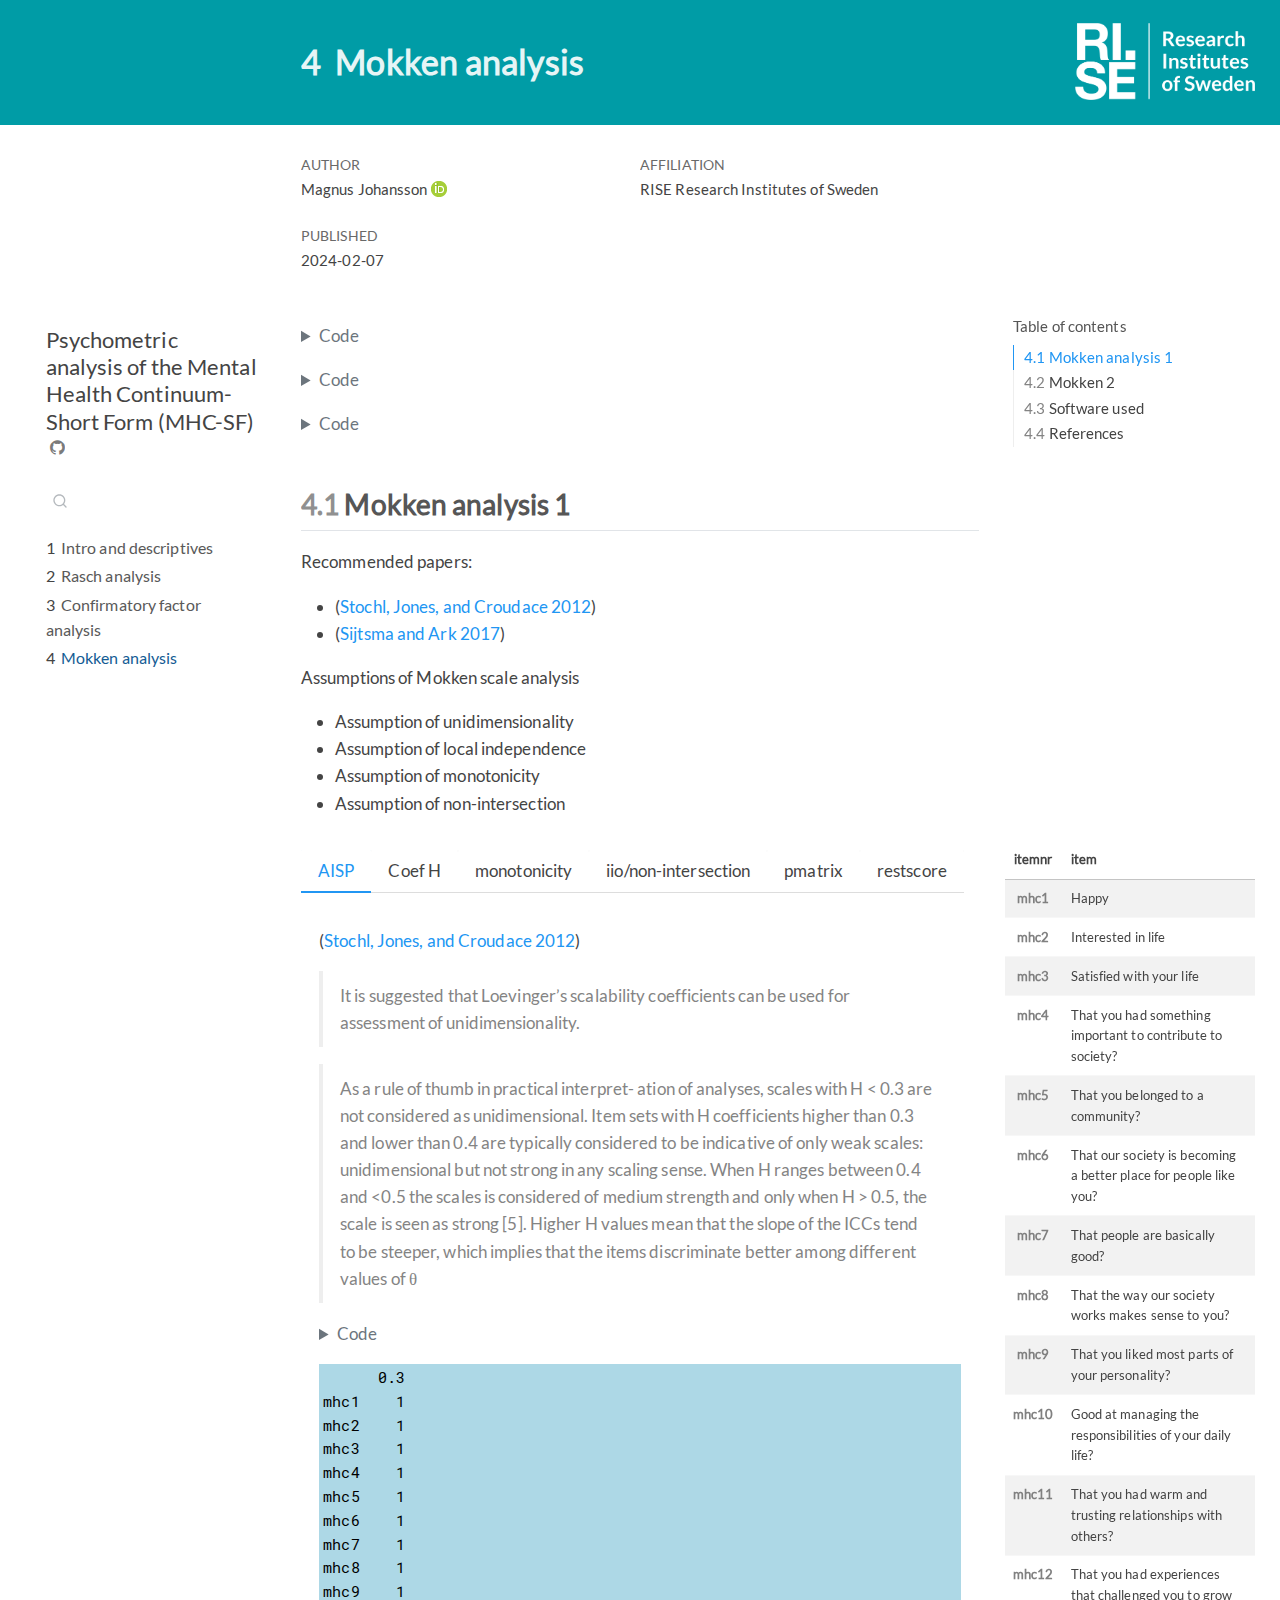
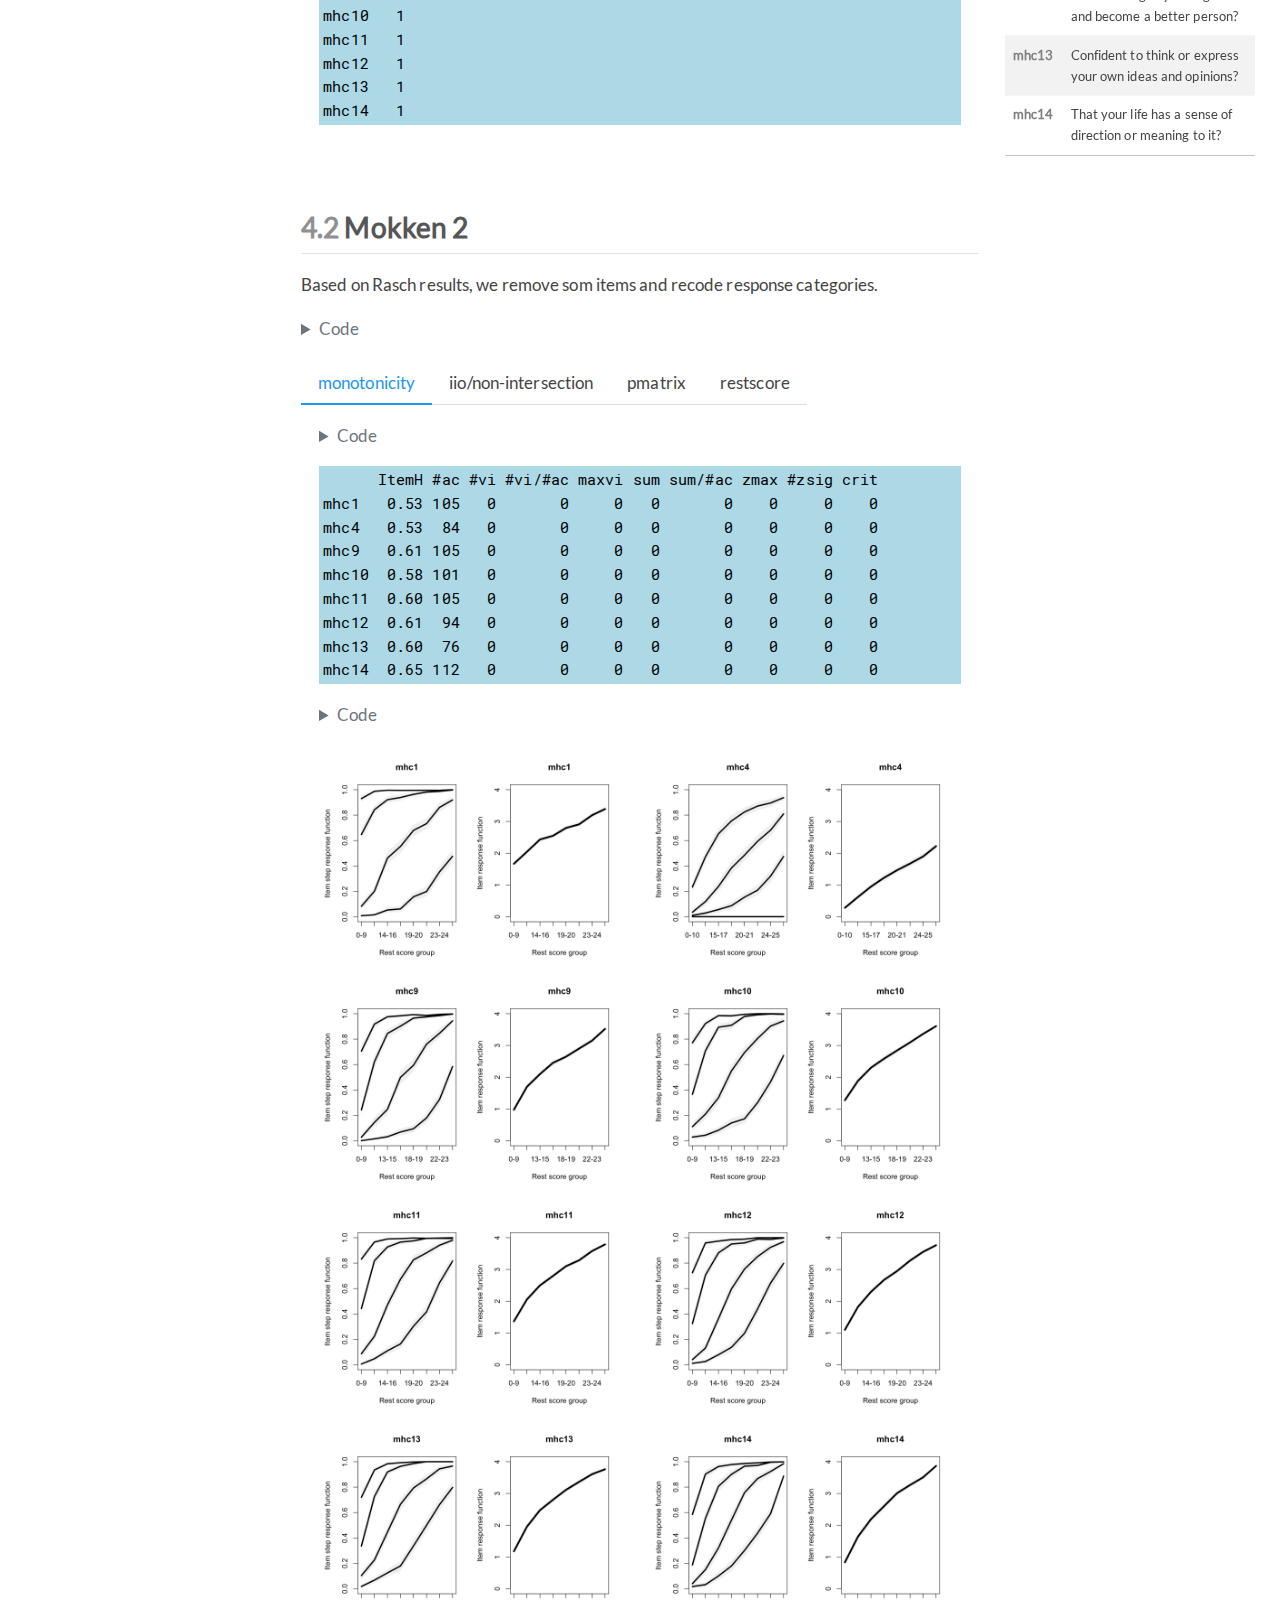
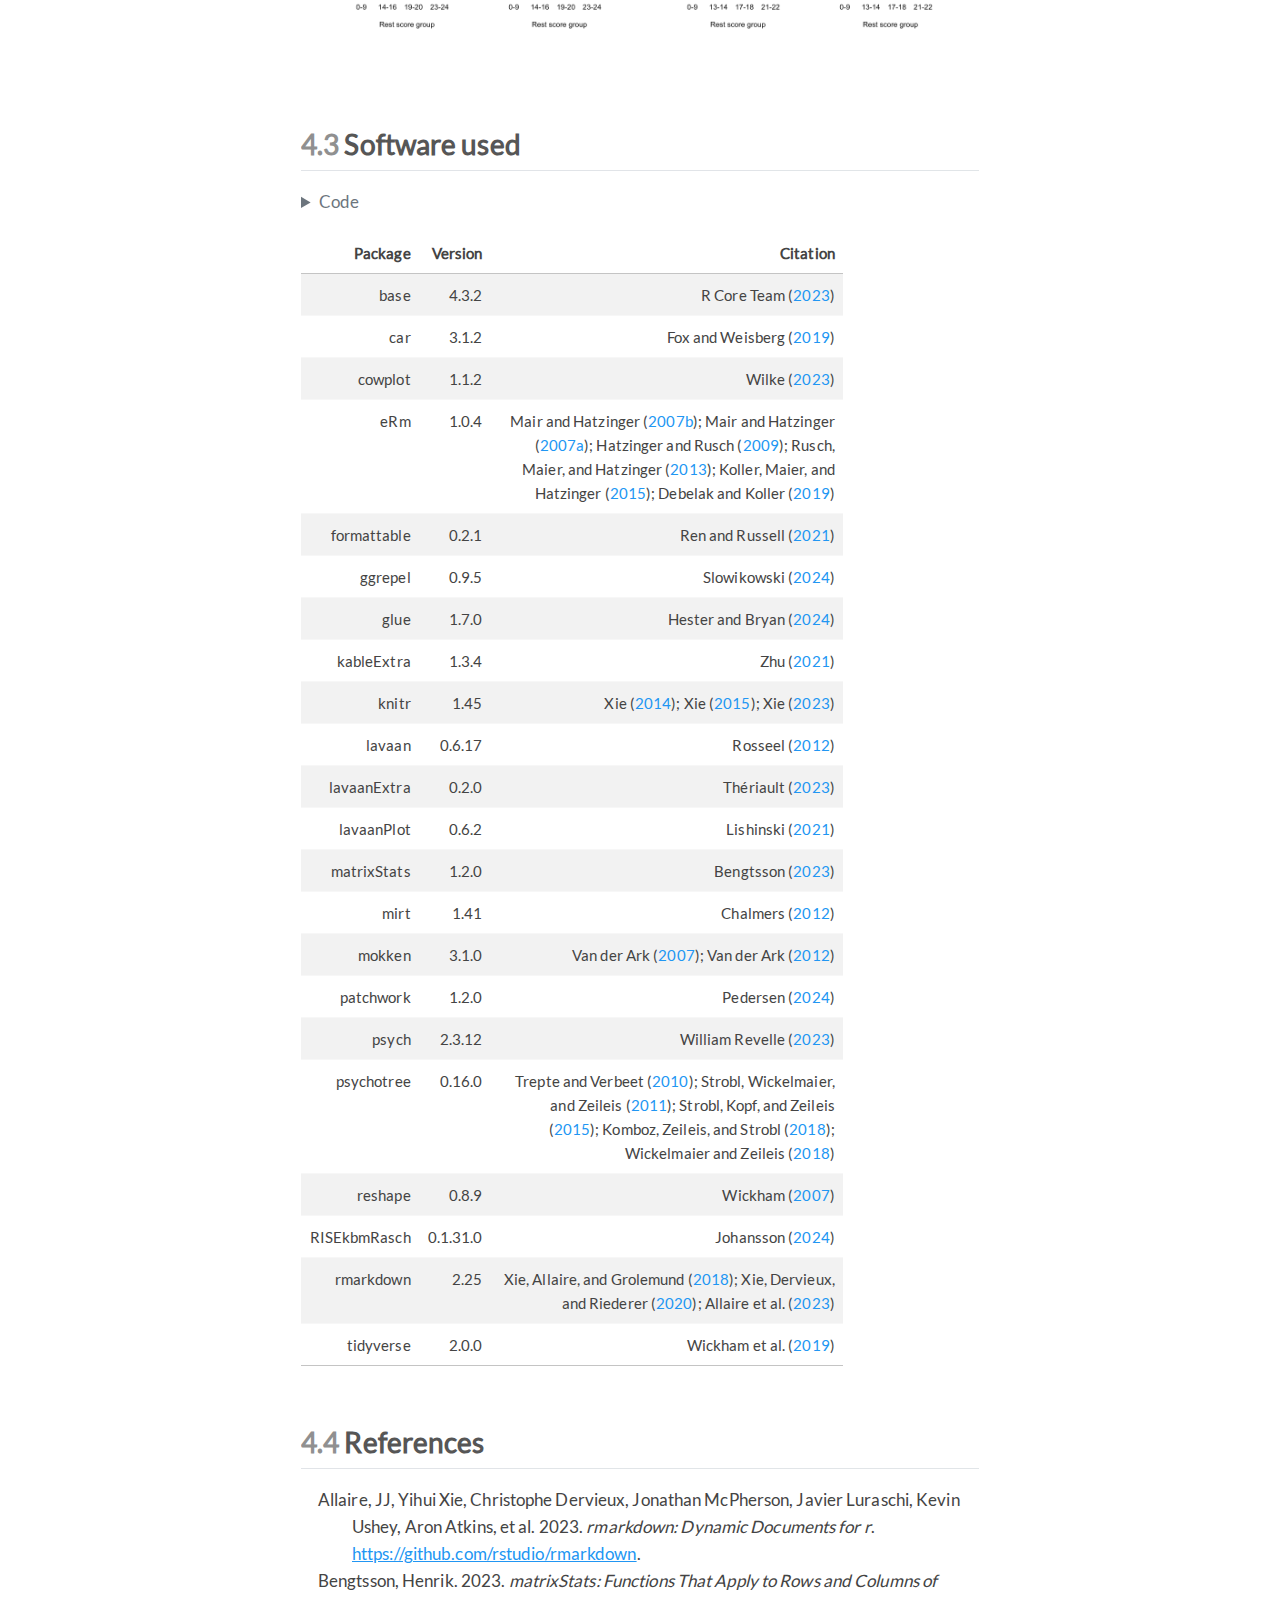
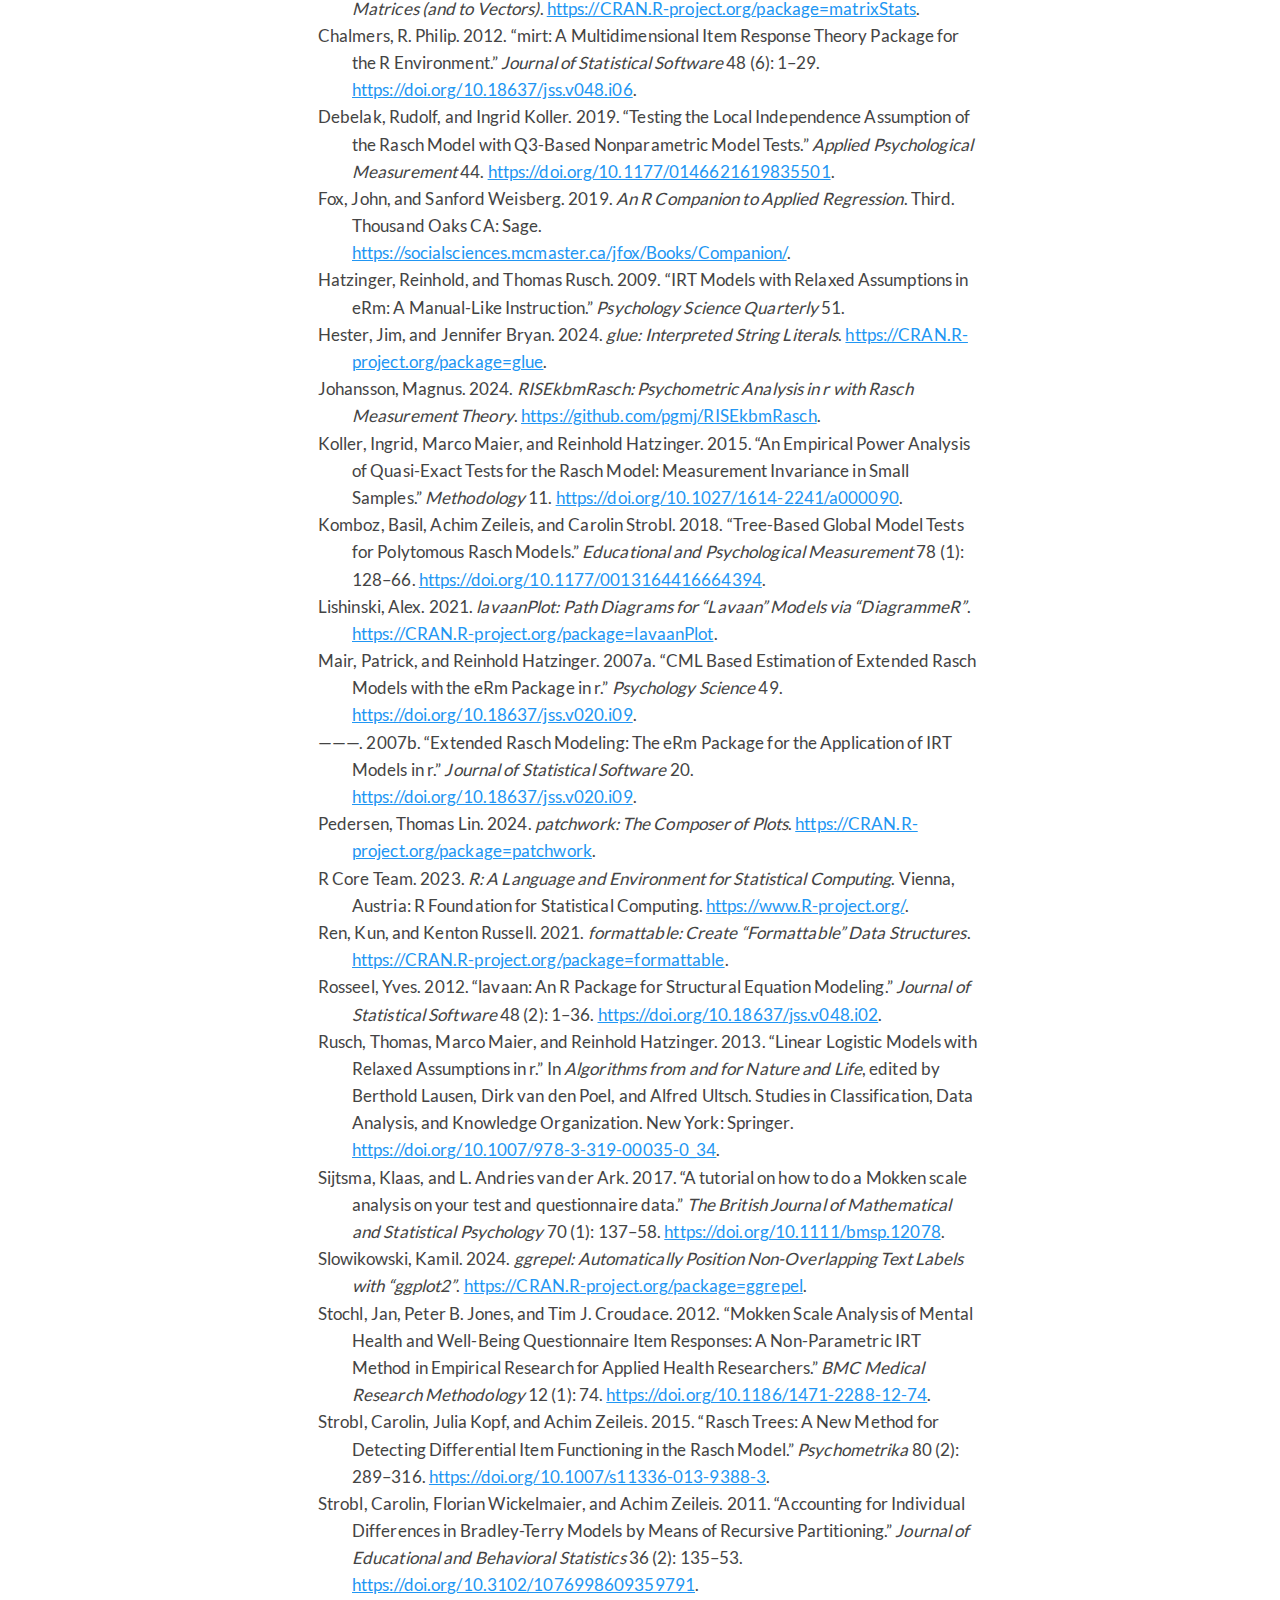
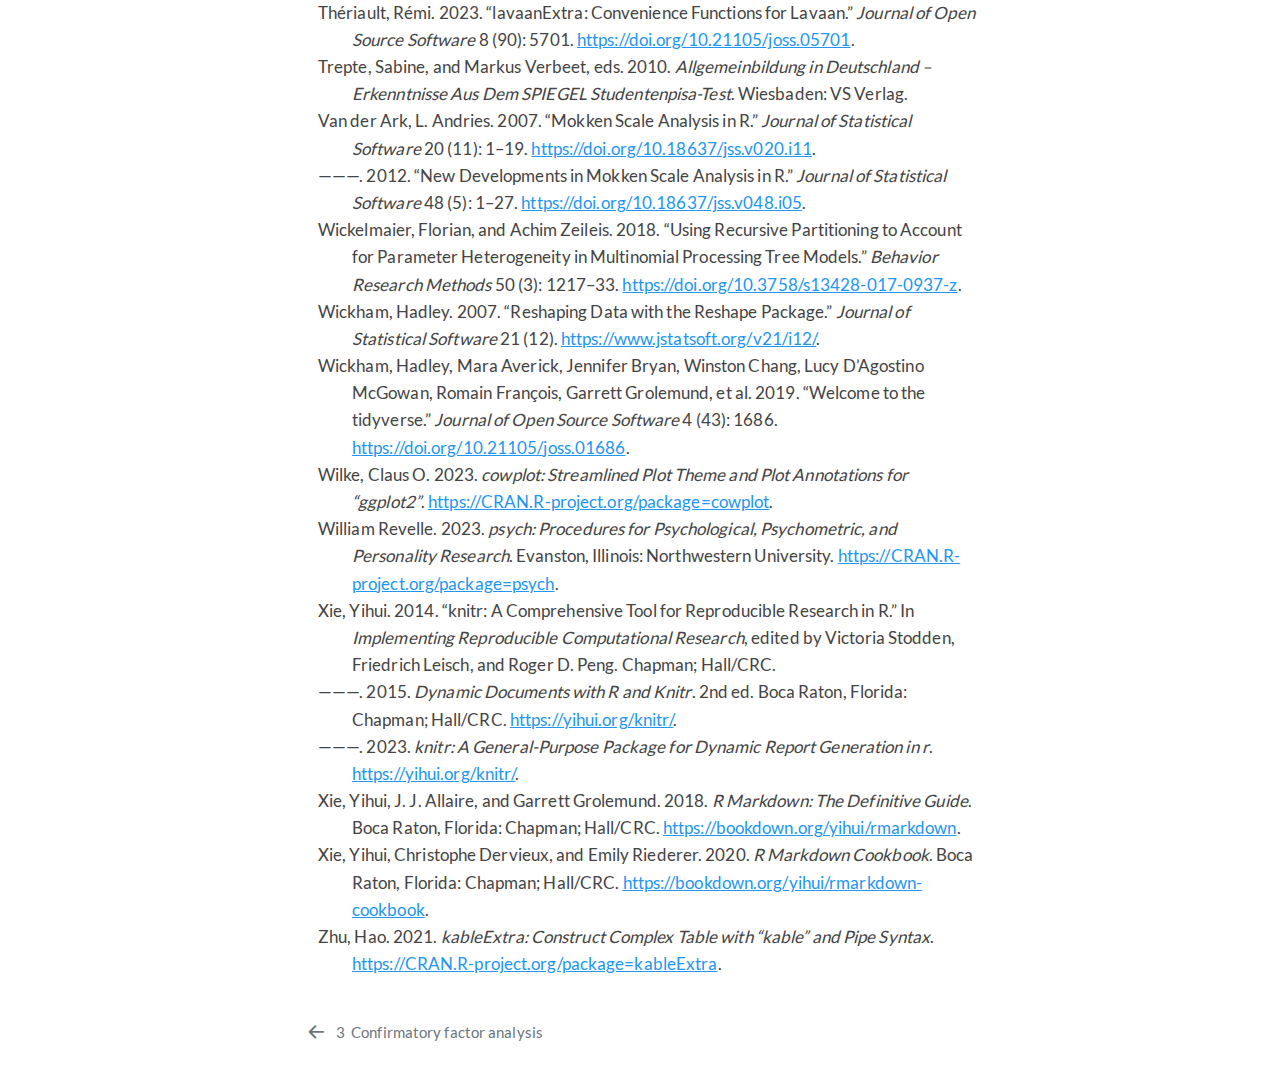
<file: docs/mokken.html>
<!DOCTYPE html>
<html xmlns="http://www.w3.org/1999/xhtml" lang="en" xml:lang="en"><head>

<meta charset="utf-8">
<meta name="generator" content="quarto-1.3.450">

<meta name="viewport" content="width=device-width, initial-scale=1.0, user-scalable=yes">

<meta name="author" content="Magnus Johansson">
<meta name="dcterms.date" content="2024-02-07">

<title>Psychometric analysis of the Mental Health Continuum-Short Form (MHC-SF) - 4&nbsp; Mokken analysis</title>
<style>
code{white-space: pre-wrap;}
span.smallcaps{font-variant: small-caps;}
div.columns{display: flex; gap: min(4vw, 1.5em);}
div.column{flex: auto; overflow-x: auto;}
div.hanging-indent{margin-left: 1.5em; text-indent: -1.5em;}
ul.task-list{list-style: none;}
ul.task-list li input[type="checkbox"] {
  width: 0.8em;
  margin: 0 0.8em 0.2em -1em; /* quarto-specific, see https://github.com/quarto-dev/quarto-cli/issues/4556 */ 
  vertical-align: middle;
}
/* CSS for syntax highlighting */
pre > code.sourceCode { white-space: pre; position: relative; }
pre > code.sourceCode > span { display: inline-block; line-height: 1.25; }
pre > code.sourceCode > span:empty { height: 1.2em; }
.sourceCode { overflow: visible; }
code.sourceCode > span { color: inherit; text-decoration: inherit; }
div.sourceCode { margin: 1em 0; }
pre.sourceCode { margin: 0; }
@media screen {
div.sourceCode { overflow: auto; }
}
@media print {
pre > code.sourceCode { white-space: pre-wrap; }
pre > code.sourceCode > span { text-indent: -5em; padding-left: 5em; }
}
pre.numberSource code
  { counter-reset: source-line 0; }
pre.numberSource code > span
  { position: relative; left: -4em; counter-increment: source-line; }
pre.numberSource code > span > a:first-child::before
  { content: counter(source-line);
    position: relative; left: -1em; text-align: right; vertical-align: baseline;
    border: none; display: inline-block;
    -webkit-touch-callout: none; -webkit-user-select: none;
    -khtml-user-select: none; -moz-user-select: none;
    -ms-user-select: none; user-select: none;
    padding: 0 4px; width: 4em;
  }
pre.numberSource { margin-left: 3em;  padding-left: 4px; }
div.sourceCode
  {   }
@media screen {
pre > code.sourceCode > span > a:first-child::before { text-decoration: underline; }
}
/* CSS for citations */
div.csl-bib-body { }
div.csl-entry {
  clear: both;
}
.hanging-indent div.csl-entry {
  margin-left:2em;
  text-indent:-2em;
}
div.csl-left-margin {
  min-width:2em;
  float:left;
}
div.csl-right-inline {
  margin-left:2em;
  padding-left:1em;
}
div.csl-indent {
  margin-left: 2em;
}</style>


<script src="site_libs/quarto-nav/quarto-nav.js"></script>
<script src="site_libs/quarto-nav/headroom.min.js"></script>
<script src="site_libs/clipboard/clipboard.min.js"></script>
<script src="site_libs/quarto-search/autocomplete.umd.js"></script>
<script src="site_libs/quarto-search/fuse.min.js"></script>
<script src="site_libs/quarto-search/quarto-search.js"></script>
<meta name="quarto:offset" content="./">
<link href="./cfa.html" rel="prev">
<script src="site_libs/quarto-html/quarto.js"></script>
<script src="site_libs/quarto-html/popper.min.js"></script>
<script src="site_libs/quarto-html/tippy.umd.min.js"></script>
<script src="site_libs/quarto-html/anchor.min.js"></script>
<link href="site_libs/quarto-html/tippy.css" rel="stylesheet">
<link href="site_libs/quarto-html/quarto-syntax-highlighting.css" rel="stylesheet" id="quarto-text-highlighting-styles">
<script src="site_libs/bootstrap/bootstrap.min.js"></script>
<link href="site_libs/bootstrap/bootstrap-icons.css" rel="stylesheet">
<link href="site_libs/bootstrap/bootstrap.min.css" rel="stylesheet" id="quarto-bootstrap" data-mode="light">
<script id="quarto-search-options" type="application/json">{
  "location": "sidebar",
  "copy-button": false,
  "collapse-after": 3,
  "panel-placement": "start",
  "type": "textbox",
  "limit": 20,
  "language": {
    "search-no-results-text": "No results",
    "search-matching-documents-text": "matching documents",
    "search-copy-link-title": "Copy link to search",
    "search-hide-matches-text": "Hide additional matches",
    "search-more-match-text": "more match in this document",
    "search-more-matches-text": "more matches in this document",
    "search-clear-button-title": "Clear",
    "search-detached-cancel-button-title": "Cancel",
    "search-submit-button-title": "Submit",
    "search-label": "Search"
  }
}</script>
<style>

      .quarto-title-block .quarto-title-banner h1,
      .quarto-title-block .quarto-title-banner h2,
      .quarto-title-block .quarto-title-banner h3,
      .quarto-title-block .quarto-title-banner h4,
      .quarto-title-block .quarto-title-banner h5,
      .quarto-title-block .quarto-title-banner h6
      {
        color: #FFFFFF;
      }

      .quarto-title-block .quarto-title-banner {
        color: #FFFFFF;
background: #009ca6;
      }
</style>


<link rel="stylesheet" href="styles.css">
</head>

<body class="nav-sidebar floating slimcontent">

<div id="quarto-search-results"></div>
  <header id="quarto-header" class="headroom fixed-top">
  <nav class="quarto-secondary-nav">
    <div class="container-fluid d-flex">
      <button type="button" class="quarto-btn-toggle btn" data-bs-toggle="collapse" data-bs-target="#quarto-sidebar,#quarto-sidebar-glass" aria-controls="quarto-sidebar" aria-expanded="false" aria-label="Toggle sidebar navigation" onclick="if (window.quartoToggleHeadroom) { window.quartoToggleHeadroom(); }">
        <i class="bi bi-layout-text-sidebar-reverse"></i>
      </button>
      <nav class="quarto-page-breadcrumbs" aria-label="breadcrumb"><ol class="breadcrumb"><li class="breadcrumb-item"><a href="./mokken.html"><span class="chapter-number">4</span>&nbsp; <span class="chapter-title">Mokken analysis</span></a></li></ol></nav>
      <a class="flex-grow-1" role="button" data-bs-toggle="collapse" data-bs-target="#quarto-sidebar,#quarto-sidebar-glass" aria-controls="quarto-sidebar" aria-expanded="false" aria-label="Toggle sidebar navigation" onclick="if (window.quartoToggleHeadroom) { window.quartoToggleHeadroom(); }">      
      </a>
      <button type="button" class="btn quarto-search-button" aria-label="" onclick="window.quartoOpenSearch();">
        <i class="bi bi-search"></i>
      </button>
    </div>
  </nav>
</header>
<!-- content -->
<header id="title-block-header" class="quarto-title-block default page-columns page-full">
  <div class="quarto-title-banner page-columns page-full">
    <div class="quarto-title column-body">
      <h1 class="title"><span class="chapter-number">4</span>&nbsp; <span class="chapter-title">Mokken analysis</span></h1>
                      </div>
  </div>
    
  <div class="quarto-title-meta-author">
    <div class="quarto-title-meta-heading">Author</div>
    <div class="quarto-title-meta-heading">Affiliation</div>
    
      <div class="quarto-title-meta-contents">
      <p class="author">Magnus Johansson <a href="https://orcid.org/0000-0003-1669-592X" class="quarto-title-author-orcid"> <img src="[data-uri]"></a></p>
    </div>
      <div class="quarto-title-meta-contents">
          <p class="affiliation">
              <a href="https://www.ri.se/en/kbm">
              RISE Research Institutes of Sweden
              </a>
            </p>
        </div>
      </div>

  <div class="quarto-title-meta">

        
      <div>
      <div class="quarto-title-meta-heading">Published</div>
      <div class="quarto-title-meta-contents">
        <p class="date">2024-02-07</p>
      </div>
    </div>
    
      
    </div>
    
  
  </header><div id="quarto-content" class="quarto-container page-columns page-rows-contents page-layout-full">
<!-- sidebar -->
  <nav id="quarto-sidebar" class="sidebar collapse collapse-horizontal sidebar-navigation floating overflow-auto">
    <div class="pt-lg-2 mt-2 text-left sidebar-header">
    <div class="sidebar-title mb-0 py-0">
      <a href="./">Psychometric analysis of the Mental Health Continuum-Short Form (MHC-SF)</a> 
        <div class="sidebar-tools-main">
    <a href="https://github.com/pgmj/ki_irt_mhcsf" rel="" title="Source Code" class="quarto-navigation-tool px-1" aria-label="Source Code"><i class="bi bi-github"></i></a>
</div>
    </div>
      </div>
        <div class="mt-2 flex-shrink-0 align-items-center">
        <div class="sidebar-search">
        <div id="quarto-search" class="" title="Search"></div>
        </div>
        </div>
    <div class="sidebar-menu-container"> 
    <ul class="list-unstyled mt-1">
        <li class="sidebar-item">
  <div class="sidebar-item-container"> 
  <a href="./index.html" class="sidebar-item-text sidebar-link">
 <span class="menu-text"><span class="chapter-number">1</span>&nbsp; <span class="chapter-title">Intro and descriptives</span></span></a>
  </div>
</li>
        <li class="sidebar-item">
  <div class="sidebar-item-container"> 
  <a href="./rasch.html" class="sidebar-item-text sidebar-link">
 <span class="menu-text"><span class="chapter-number">2</span>&nbsp; <span class="chapter-title">Rasch analysis</span></span></a>
  </div>
</li>
        <li class="sidebar-item">
  <div class="sidebar-item-container"> 
  <a href="./cfa.html" class="sidebar-item-text sidebar-link">
 <span class="menu-text"><span class="chapter-number">3</span>&nbsp; <span class="chapter-title">Confirmatory factor analysis</span></span></a>
  </div>
</li>
        <li class="sidebar-item">
  <div class="sidebar-item-container"> 
  <a href="./mokken.html" class="sidebar-item-text sidebar-link active">
 <span class="menu-text"><span class="chapter-number">4</span>&nbsp; <span class="chapter-title">Mokken analysis</span></span></a>
  </div>
</li>
    </ul>
    </div>
</nav>
<div id="quarto-sidebar-glass" data-bs-toggle="collapse" data-bs-target="#quarto-sidebar,#quarto-sidebar-glass"></div>
<!-- margin-sidebar -->
    <div id="quarto-margin-sidebar" class="sidebar margin-sidebar">
        <nav id="TOC" role="doc-toc" class="toc-active">
    <h2 id="toc-title">Table of contents</h2>
   
  <ul>
  <li><a href="#mokken-analysis-1" id="toc-mokken-analysis-1" class="nav-link active" data-scroll-target="#mokken-analysis-1"><span class="header-section-number">4.1</span> Mokken analysis 1</a></li>
  <li><a href="#mokken-2" id="toc-mokken-2" class="nav-link" data-scroll-target="#mokken-2"><span class="header-section-number">4.2</span> Mokken 2</a></li>
  <li><a href="#software-used" id="toc-software-used" class="nav-link" data-scroll-target="#software-used"><span class="header-section-number">4.3</span> Software used</a></li>
  <li><a href="#references" id="toc-references" class="nav-link" data-scroll-target="#references"><span class="header-section-number">4.4</span> References</a></li>
  </ul>
</nav>
    </div>
<!-- main -->
<main class="content quarto-banner-title-block page-columns page-full column-body" id="quarto-document-content">




<div class="cell">
<details>
<summary>Code</summary>
<div class="sourceCode cell-code" id="cb1"><pre class="sourceCode r code-with-copy"><code class="sourceCode r"><span id="cb1-1"><a href="#cb1-1" aria-hidden="true" tabindex="-1"></a><span class="co"># one package below requires that you use devtools to install them manually:</span></span>
<span id="cb1-2"><a href="#cb1-2" aria-hidden="true" tabindex="-1"></a><span class="co"># first install devtools by</span></span>
<span id="cb1-3"><a href="#cb1-3" aria-hidden="true" tabindex="-1"></a><span class="co"># install.packages('devtools')</span></span>
<span id="cb1-4"><a href="#cb1-4" aria-hidden="true" tabindex="-1"></a></span>
<span id="cb1-5"><a href="#cb1-5" aria-hidden="true" tabindex="-1"></a><span class="fu">library</span>(RISEkbmRasch) <span class="co"># devtools::install_github("pgmj/RISEkbmRasch")</span></span>
<span id="cb1-6"><a href="#cb1-6" aria-hidden="true" tabindex="-1"></a><span class="fu">library</span>(mokken)</span>
<span id="cb1-7"><a href="#cb1-7" aria-hidden="true" tabindex="-1"></a><span class="fu">library</span>(readxl)</span>
<span id="cb1-8"><a href="#cb1-8" aria-hidden="true" tabindex="-1"></a><span class="fu">library</span>(grateful)</span>
<span id="cb1-9"><a href="#cb1-9" aria-hidden="true" tabindex="-1"></a></span>
<span id="cb1-10"><a href="#cb1-10" aria-hidden="true" tabindex="-1"></a><span class="do">### optional libraries</span></span>
<span id="cb1-11"><a href="#cb1-11" aria-hidden="true" tabindex="-1"></a><span class="co">#library(TAM)</span></span>
<span id="cb1-12"><a href="#cb1-12" aria-hidden="true" tabindex="-1"></a><span class="co">#library(skimr)</span></span>
<span id="cb1-13"><a href="#cb1-13" aria-hidden="true" tabindex="-1"></a></span>
<span id="cb1-14"><a href="#cb1-14" aria-hidden="true" tabindex="-1"></a><span class="do">### some commands exist in multiple packages, here we define preferred ones that are frequently used</span></span>
<span id="cb1-15"><a href="#cb1-15" aria-hidden="true" tabindex="-1"></a>select <span class="ot">&lt;-</span> dplyr<span class="sc">::</span>select</span>
<span id="cb1-16"><a href="#cb1-16" aria-hidden="true" tabindex="-1"></a>count <span class="ot">&lt;-</span> dplyr<span class="sc">::</span>count</span>
<span id="cb1-17"><a href="#cb1-17" aria-hidden="true" tabindex="-1"></a>recode <span class="ot">&lt;-</span> car<span class="sc">::</span>recode</span>
<span id="cb1-18"><a href="#cb1-18" aria-hidden="true" tabindex="-1"></a>rename <span class="ot">&lt;-</span> dplyr<span class="sc">::</span>rename</span>
<span id="cb1-19"><a href="#cb1-19" aria-hidden="true" tabindex="-1"></a></span>
<span id="cb1-20"><a href="#cb1-20" aria-hidden="true" tabindex="-1"></a><span class="fu">source</span>(<span class="st">"RISE_theme.R"</span>)</span></code><button title="Copy to Clipboard" class="code-copy-button"><i class="bi"></i></button></pre></div>
</details>
</div>
<div class="cell">
<details>
<summary>Code</summary>
<div class="sourceCode cell-code" id="cb2"><pre class="sourceCode r code-with-copy"><code class="sourceCode r"><span id="cb2-1"><a href="#cb2-1" aria-hidden="true" tabindex="-1"></a><span class="do">### import data</span></span>
<span id="cb2-2"><a href="#cb2-2" aria-hidden="true" tabindex="-1"></a><span class="co"># df &lt;- read_excel("data/MasterFile_CLEAN.xlsx") %&gt;% </span></span>
<span id="cb2-3"><a href="#cb2-3" aria-hidden="true" tabindex="-1"></a><span class="co">#   rename(gender = WhatisyourgenderSelectedChoice,</span></span>
<span id="cb2-4"><a href="#cb2-4" aria-hidden="true" tabindex="-1"></a><span class="co">#          age = Whatisyourage,</span></span>
<span id="cb2-5"><a href="#cb2-5" aria-hidden="true" tabindex="-1"></a><span class="co">#          citizenship = WhatisyourcitizenshipSelectedChoice) %&gt;% </span></span>
<span id="cb2-6"><a href="#cb2-6" aria-hidden="true" tabindex="-1"></a><span class="co">#   select(gender,age,citizenship,starts_with("mhc")) %&gt;% </span></span>
<span id="cb2-7"><a href="#cb2-7" aria-hidden="true" tabindex="-1"></a><span class="co">#   select(-starts_with("mhc_"))</span></span>
<span id="cb2-8"><a href="#cb2-8" aria-hidden="true" tabindex="-1"></a><span class="co"># </span></span>
<span id="cb2-9"><a href="#cb2-9" aria-hidden="true" tabindex="-1"></a><span class="co"># </span><span class="al">###</span><span class="co"> Load item information</span></span>
<span id="cb2-10"><a href="#cb2-10" aria-hidden="true" tabindex="-1"></a><span class="co"># # make sure that variable names in df match with itemlabels$itemnr</span></span>
<span id="cb2-11"><a href="#cb2-11" aria-hidden="true" tabindex="-1"></a><span class="co"># itemlabels &lt;- read_excel("data/itemlabels_MHC_SF.xlsx") %&gt;% </span></span>
<span id="cb2-12"><a href="#cb2-12" aria-hidden="true" tabindex="-1"></a><span class="co">#   mutate(item = str_squish(item))</span></span>
<span id="cb2-13"><a href="#cb2-13" aria-hidden="true" tabindex="-1"></a><span class="co"># </span></span>
<span id="cb2-14"><a href="#cb2-14" aria-hidden="true" tabindex="-1"></a><span class="co"># #---- Create DIF variables----</span></span>
<span id="cb2-15"><a href="#cb2-15" aria-hidden="true" tabindex="-1"></a><span class="co">#   </span></span>
<span id="cb2-16"><a href="#cb2-16" aria-hidden="true" tabindex="-1"></a><span class="co"># # DIF variables into vectors, recoded as factors since DIF functions need this</span></span>
<span id="cb2-17"><a href="#cb2-17" aria-hidden="true" tabindex="-1"></a><span class="co"># dif.gender &lt;- as.factor(df$gender)</span></span>
<span id="cb2-18"><a href="#cb2-18" aria-hidden="true" tabindex="-1"></a><span class="co"># dif.age &lt;- df$age</span></span>
<span id="cb2-19"><a href="#cb2-19" aria-hidden="true" tabindex="-1"></a><span class="co"># dif.citizenship &lt;- as.factor(df$citizenship)</span></span>
<span id="cb2-20"><a href="#cb2-20" aria-hidden="true" tabindex="-1"></a><span class="co"># # then remove them from dataframe, since we need a dataframe with only item data for the Rasch analyses</span></span>
<span id="cb2-21"><a href="#cb2-21" aria-hidden="true" tabindex="-1"></a><span class="co"># df$gender &lt;- NULL</span></span>
<span id="cb2-22"><a href="#cb2-22" aria-hidden="true" tabindex="-1"></a><span class="co"># df$age &lt;- NULL</span></span>
<span id="cb2-23"><a href="#cb2-23" aria-hidden="true" tabindex="-1"></a><span class="co"># df$citizenship &lt;- NULL</span></span></code><button title="Copy to Clipboard" class="code-copy-button"><i class="bi"></i></button></pre></div>
</details>
</div>
<div class="cell">
<details>
<summary>Code</summary>
<div class="sourceCode cell-code" id="cb3"><pre class="sourceCode r code-with-copy"><code class="sourceCode r"><span id="cb3-1"><a href="#cb3-1" aria-hidden="true" tabindex="-1"></a><span class="do">### other, bigger dataset from [@echeverría2017]</span></span>
<span id="cb3-2"><a href="#cb3-2" aria-hidden="true" tabindex="-1"></a><span class="do">### read file</span></span>
<span id="cb3-3"><a href="#cb3-3" aria-hidden="true" tabindex="-1"></a>df.all <span class="ot">&lt;-</span> <span class="fu">read_excel</span>(<span class="st">"data/data_sMHCSF_Echeverria2017.xlsx"</span>)</span>
<span id="cb3-4"><a href="#cb3-4" aria-hidden="true" tabindex="-1"></a>df <span class="ot">&lt;-</span> df.all</span>
<span id="cb3-5"><a href="#cb3-5" aria-hidden="true" tabindex="-1"></a><span class="do">### create dif variables</span></span>
<span id="cb3-6"><a href="#cb3-6" aria-hidden="true" tabindex="-1"></a>dif.sex <span class="ot">&lt;-</span> <span class="fu">factor</span>(df<span class="sc">$</span>Sex)</span>
<span id="cb3-7"><a href="#cb3-7" aria-hidden="true" tabindex="-1"></a>df<span class="sc">$</span>Sex <span class="ot">&lt;-</span> <span class="cn">NULL</span></span>
<span id="cb3-8"><a href="#cb3-8" aria-hidden="true" tabindex="-1"></a></span>
<span id="cb3-9"><a href="#cb3-9" aria-hidden="true" tabindex="-1"></a><span class="do">### Load item information</span></span>
<span id="cb3-10"><a href="#cb3-10" aria-hidden="true" tabindex="-1"></a><span class="co"># make sure that variable names in df match with itemlabels$itemnr</span></span>
<span id="cb3-11"><a href="#cb3-11" aria-hidden="true" tabindex="-1"></a>itemlabels <span class="ot">&lt;-</span> <span class="fu">read_excel</span>(<span class="st">"data/itemlabels_MHC_SF.xlsx"</span>) <span class="sc">%&gt;%</span> </span>
<span id="cb3-12"><a href="#cb3-12" aria-hidden="true" tabindex="-1"></a>  <span class="fu">mutate</span>(<span class="at">item =</span> <span class="fu">str_squish</span>(item))</span>
<span id="cb3-13"><a href="#cb3-13" aria-hidden="true" tabindex="-1"></a></span>
<span id="cb3-14"><a href="#cb3-14" aria-hidden="true" tabindex="-1"></a><span class="fu">names</span>(df) <span class="ot">&lt;-</span> itemlabels<span class="sc">$</span>itemnr</span>
<span id="cb3-15"><a href="#cb3-15" aria-hidden="true" tabindex="-1"></a></span>
<span id="cb3-16"><a href="#cb3-16" aria-hidden="true" tabindex="-1"></a>df <span class="ot">&lt;-</span> df <span class="sc">%&gt;%</span></span>
<span id="cb3-17"><a href="#cb3-17" aria-hidden="true" tabindex="-1"></a>  <span class="fu">mutate</span>(<span class="fu">across</span>(<span class="fu">everything</span>(), <span class="sc">~</span> car<span class="sc">::</span><span class="fu">recode</span>(.x,<span class="st">"'Never'=0;'1 or 2 times a month'=1;'About 1 time a week'=2;'About 2 or 3 times a week'=3;'Almost daily'=4;'Daily'=5"</span>, <span class="at">as.factor =</span> <span class="cn">FALSE</span>)))</span>
<span id="cb3-18"><a href="#cb3-18" aria-hidden="true" tabindex="-1"></a></span>
<span id="cb3-19"><a href="#cb3-19" aria-hidden="true" tabindex="-1"></a>dfm <span class="ot">&lt;-</span> <span class="fu">as.matrix</span>(df)</span></code><button title="Copy to Clipboard" class="code-copy-button"><i class="bi"></i></button></pre></div>
</details>
</div>
<section id="mokken-analysis-1" class="level2 page-columns page-full" data-number="4.1">
<h2 data-number="4.1" class="anchored" data-anchor-id="mokken-analysis-1"><span class="header-section-number">4.1</span> Mokken analysis 1</h2>
<p>Recommended papers:</p>
<ul>
<li><span class="citation" data-cites="stochl2012">(<a href="#ref-stochl2012" role="doc-biblioref">Stochl, Jones, and Croudace 2012</a>)</span></li>
<li><span class="citation" data-cites="sijtsma2017">(<a href="#ref-sijtsma2017" role="doc-biblioref">Sijtsma and Ark 2017</a>)</span></li>
</ul>
<p>Assumptions of Mokken scale analysis</p>
<ul>
<li>Assumption of unidimensionality</li>
<li>Assumption of local independence</li>
<li>Assumption of monotonicity</li>
<li>Assumption of non-intersection</li>
</ul>
<div class="cell page-columns page-full">

<div class="no-row-height column-margin column-container"><div class="cell-output-display">

<table class="table table-striped" style="font-size: 13px; font-family: Lato">
<thead>
<tr>
<th style="text-align:center;">
itemnr
</th>
<th style="text-align:left;">
item
</th>
</tr>
</thead>
<tbody>
<tr>
<td style="text-align:center;">
<span style="color: grey; font-weight: bold">mhc1 </span>
</td>
<td style="text-align:left;">
Happy
</td>
</tr>
<tr>
<td style="text-align:center;">
<span style="color: grey; font-weight: bold">mhc2 </span>
</td>
<td style="text-align:left;">
Interested in life
</td>
</tr>
<tr>
<td style="text-align:center;">
<span style="color: grey; font-weight: bold">mhc3 </span>
</td>
<td style="text-align:left;">
Satisfied with your life
</td>
</tr>
<tr>
<td style="text-align:center;">
<span style="color: grey; font-weight: bold">mhc4 </span>
</td>
<td style="text-align:left;">
That you had something important to contribute to society?
</td>
</tr>
<tr>
<td style="text-align:center;">
<span style="color: grey; font-weight: bold">mhc5 </span>
</td>
<td style="text-align:left;">
That you belonged to a community?
</td>
</tr>
<tr>
<td style="text-align:center;">
<span style="color: grey; font-weight: bold">mhc6 </span>
</td>
<td style="text-align:left;">
That our society is becoming a better place for people like you?
</td>
</tr>
<tr>
<td style="text-align:center;">
<span style="color: grey; font-weight: bold">mhc7 </span>
</td>
<td style="text-align:left;">
That people are basically good?
</td>
</tr>
<tr>
<td style="text-align:center;">
<span style="color: grey; font-weight: bold">mhc8 </span>
</td>
<td style="text-align:left;">
That the way our society works makes sense to you?
</td>
</tr>
<tr>
<td style="text-align:center;">
<span style="color: grey; font-weight: bold">mhc9 </span>
</td>
<td style="text-align:left;">
That you liked most parts of your personality?
</td>
</tr>
<tr>
<td style="text-align:center;">
<span style="color: grey; font-weight: bold">mhc10</span>
</td>
<td style="text-align:left;">
Good at managing the responsibilities of your daily life?
</td>
</tr>
<tr>
<td style="text-align:center;">
<span style="color: grey; font-weight: bold">mhc11</span>
</td>
<td style="text-align:left;">
That you had warm and trusting relationships with others?
</td>
</tr>
<tr>
<td style="text-align:center;">
<span style="color: grey; font-weight: bold">mhc12</span>
</td>
<td style="text-align:left;">
That you had experiences that challenged you to grow and become a better person?
</td>
</tr>
<tr>
<td style="text-align:center;">
<span style="color: grey; font-weight: bold">mhc13</span>
</td>
<td style="text-align:left;">
Confident to think or express your own ideas and opinions?
</td>
</tr>
<tr>
<td style="text-align:center;">
<span style="color: grey; font-weight: bold">mhc14</span>
</td>
<td style="text-align:left;">
That your life has a sense of direction or meaning to it?
</td>
</tr>
</tbody>

</table>
</div></div></div>
<div class="tabset-margin-container"></div><div class="panel-tabset">
<ul class="nav nav-tabs" role="tablist"><li class="nav-item" role="presentation"><a class="nav-link active" id="tabset-1-1-tab" data-bs-toggle="tab" data-bs-target="#tabset-1-1" role="tab" aria-controls="tabset-1-1" aria-selected="true">AISP</a></li><li class="nav-item" role="presentation"><a class="nav-link" id="tabset-1-2-tab" data-bs-toggle="tab" data-bs-target="#tabset-1-2" role="tab" aria-controls="tabset-1-2" aria-selected="false">Coef H</a></li><li class="nav-item" role="presentation"><a class="nav-link" id="tabset-1-3-tab" data-bs-toggle="tab" data-bs-target="#tabset-1-3" role="tab" aria-controls="tabset-1-3" aria-selected="false">monotonicity</a></li><li class="nav-item" role="presentation"><a class="nav-link" id="tabset-1-4-tab" data-bs-toggle="tab" data-bs-target="#tabset-1-4" role="tab" aria-controls="tabset-1-4" aria-selected="false">iio/non-intersection</a></li><li class="nav-item" role="presentation"><a class="nav-link" id="tabset-1-5-tab" data-bs-toggle="tab" data-bs-target="#tabset-1-5" role="tab" aria-controls="tabset-1-5" aria-selected="false">pmatrix</a></li><li class="nav-item" role="presentation"><a class="nav-link" id="tabset-1-6-tab" data-bs-toggle="tab" data-bs-target="#tabset-1-6" role="tab" aria-controls="tabset-1-6" aria-selected="false">restscore</a></li></ul>
<div class="tab-content">
<div id="tabset-1-1" class="tab-pane active" role="tabpanel" aria-labelledby="tabset-1-1-tab">
<p><span class="citation" data-cites="stochl2012">(<a href="#ref-stochl2012" role="doc-biblioref">Stochl, Jones, and Croudace 2012</a>)</span></p>
<blockquote class="blockquote">
<p>It is suggested that Loevinger’s scalability coefficients can be used for assessment of unidimensionality.</p>
</blockquote>
<blockquote class="blockquote">
<p>As a rule of thumb in practical interpret- ation of analyses, scales with H &lt; 0.3 are not considered as unidimensional. Item sets with H coefficients higher than 0.3 and lower than 0.4 are typically considered to be indicative of only weak scales: unidimensional but not strong in any scaling sense. When H ranges between 0.4 and &lt;0.5 the scales is considered of medium strength and only when H &gt; 0.5, the scale is seen as strong [5]. Higher H values mean that the slope of the ICCs tend to be steeper, which implies that the items discriminate better among different values of θ</p>
</blockquote>
<div class="cell">
<details>
<summary>Code</summary>
<div class="sourceCode cell-code" id="cb4"><pre class="sourceCode r code-with-copy"><code class="sourceCode r"><span id="cb4-1"><a href="#cb4-1" aria-hidden="true" tabindex="-1"></a><span class="fu">aisp</span>(dfm)</span></code><button title="Copy to Clipboard" class="code-copy-button"><i class="bi"></i></button></pre></div>
</details>
<div class="cell-output cell-output-stdout">
<pre><code>      0.3
mhc1    1
mhc2    1
mhc3    1
mhc4    1
mhc5    1
mhc6    1
mhc7    1
mhc8    1
mhc9    1
mhc10   1
mhc11   1
mhc12   1
mhc13   1
mhc14   1</code></pre>
</div>
</div>
</div>
<div id="tabset-1-2" class="tab-pane" role="tabpanel" aria-labelledby="tabset-1-2-tab">
<div class="cell">
<details>
<summary>Code</summary>
<div class="sourceCode cell-code" id="cb6"><pre class="sourceCode r code-with-copy"><code class="sourceCode r"><span id="cb6-1"><a href="#cb6-1" aria-hidden="true" tabindex="-1"></a><span class="fu">coefH</span>(dfm)</span></code><button title="Copy to Clipboard" class="code-copy-button"><i class="bi"></i></button></pre></div>
</details>
<div class="cell-output cell-output-stdout">
<pre><code>$Hij
      mhc1    se      mhc2    se      mhc3    se      mhc4    se      mhc5   
mhc1                   0.673  (0.014)  0.702  (0.012)  0.477  (0.015)  0.434 
mhc2   0.673  (0.014)                  0.754  (0.012)  0.552  (0.015)  0.477 
mhc3   0.702  (0.012)  0.754  (0.012)                  0.528  (0.015)  0.449 
mhc4   0.477  (0.015)  0.552  (0.015)  0.528  (0.015)                  0.525 
mhc5   0.434  (0.017)  0.477  (0.016)  0.449  (0.016)  0.525  (0.015)        
mhc6   0.477  (0.016)  0.533  (0.015)  0.524  (0.015)  0.549  (0.015)  0.523 
mhc7   0.429  (0.016)  0.472  (0.017)  0.469  (0.016)  0.426  (0.016)  0.426 
mhc8   0.438  (0.016)  0.499  (0.015)  0.505  (0.015)  0.451  (0.016)  0.420 
mhc9   0.547  (0.015)  0.575  (0.015)  0.581  (0.015)  0.514  (0.015)  0.413 
mhc10  0.510  (0.016)  0.549  (0.017)  0.573  (0.015)  0.481  (0.015)  0.368 
mhc11  0.568  (0.015)  0.569  (0.016)  0.562  (0.015)  0.491  (0.016)  0.497 
mhc12  0.556  (0.015)  0.566  (0.015)  0.564  (0.015)  0.567  (0.014)  0.453 
mhc13  0.505  (0.016)  0.535  (0.016)  0.522  (0.016)  0.486  (0.015)  0.401 
mhc14  0.593  (0.015)  0.678  (0.014)  0.683  (0.013)  0.594  (0.014)  0.466 
      se      mhc6    se      mhc7    se      mhc8    se      mhc9    se     
mhc1  (0.017)  0.477  (0.016)  0.429  (0.016)  0.438  (0.016)  0.547  (0.015)
mhc2  (0.016)  0.533  (0.015)  0.472  (0.017)  0.499  (0.015)  0.575  (0.015)
mhc3  (0.016)  0.524  (0.015)  0.469  (0.016)  0.505  (0.015)  0.581  (0.015)
mhc4  (0.015)  0.549  (0.015)  0.426  (0.016)  0.451  (0.016)  0.514  (0.015)
mhc5           0.523  (0.015)  0.426  (0.016)  0.420  (0.016)  0.413  (0.016)
mhc6  (0.015)                  0.641  (0.013)  0.711  (0.011)  0.477  (0.016)
mhc7  (0.016)  0.641  (0.013)                  0.658  (0.013)  0.452  (0.016)
mhc8  (0.016)  0.711  (0.011)  0.658  (0.013)                  0.476  (0.016)
mhc9  (0.016)  0.477  (0.016)  0.452  (0.016)  0.476  (0.016)                
mhc10 (0.017)  0.459  (0.016)  0.411  (0.017)  0.453  (0.015)  0.656  (0.013)
mhc11 (0.016)  0.484  (0.015)  0.470  (0.016)  0.452  (0.016)  0.644  (0.014)
mhc12 (0.016)  0.494  (0.015)  0.424  (0.016)  0.447  (0.016)  0.624  (0.014)
mhc13 (0.017)  0.430  (0.016)  0.394  (0.017)  0.397  (0.017)  0.701  (0.012)
mhc14 (0.016)  0.521  (0.015)  0.442  (0.016)  0.507  (0.015)  0.667  (0.013)
      mhc10   se      mhc11   se      mhc12   se      mhc13   se      mhc14  
mhc1   0.510  (0.016)  0.568  (0.015)  0.556  (0.015)  0.505  (0.016)  0.593 
mhc2   0.549  (0.017)  0.569  (0.016)  0.566  (0.015)  0.535  (0.016)  0.678 
mhc3   0.573  (0.015)  0.562  (0.015)  0.564  (0.015)  0.522  (0.016)  0.683 
mhc4   0.481  (0.015)  0.491  (0.016)  0.567  (0.014)  0.486  (0.015)  0.594 
mhc5   0.368  (0.017)  0.497  (0.016)  0.453  (0.016)  0.401  (0.017)  0.466 
mhc6   0.459  (0.016)  0.484  (0.015)  0.494  (0.015)  0.430  (0.016)  0.521 
mhc7   0.411  (0.017)  0.470  (0.016)  0.424  (0.016)  0.394  (0.017)  0.442 
mhc8   0.453  (0.015)  0.452  (0.016)  0.447  (0.016)  0.397  (0.017)  0.507 
mhc9   0.656  (0.013)  0.644  (0.014)  0.624  (0.014)  0.701  (0.012)  0.667 
mhc10                  0.605  (0.014)  0.582  (0.014)  0.605  (0.014)  0.664 
mhc11  0.605  (0.014)                  0.678  (0.013)  0.613  (0.014)  0.647 
mhc12  0.582  (0.014)  0.678  (0.013)                  0.638  (0.013)  0.691 
mhc13  0.605  (0.014)  0.613  (0.014)  0.638  (0.013)                  0.682 
mhc14  0.664  (0.014)  0.647  (0.014)  0.691  (0.013)  0.682  (0.013)        
      se     
mhc1  (0.015)
mhc2  (0.014)
mhc3  (0.013)
mhc4  (0.014)
mhc5  (0.016)
mhc6  (0.015)
mhc7  (0.016)
mhc8  (0.015)
mhc9  (0.013)
mhc10 (0.014)
mhc11 (0.014)
mhc12 (0.013)
mhc13 (0.013)
mhc14        

$Hi
      Item H  se     
mhc1    0.526 (0.010)
mhc2    0.569 (0.009)
mhc3    0.564 (0.009)
mhc4    0.511 (0.010)
mhc5    0.452 (0.011)
mhc6    0.531 (0.009)
mhc7    0.472 (0.010)
mhc8    0.496 (0.010)
mhc9    0.560 (0.009)
mhc10   0.529 (0.010)
mhc11   0.559 (0.009)
mhc12   0.558 (0.009)
mhc13   0.530 (0.010)
mhc14   0.599 (0.008)

$H
Scale H      se 
  0.530 (0.007) </code></pre>
</div>
</div>
</div>
<div id="tabset-1-3" class="tab-pane" role="tabpanel" aria-labelledby="tabset-1-3-tab">
<div class="cell">
<details>
<summary>Code</summary>
<div class="sourceCode cell-code" id="cb8"><pre class="sourceCode r code-with-copy"><code class="sourceCode r"><span id="cb8-1"><a href="#cb8-1" aria-hidden="true" tabindex="-1"></a>mon1 <span class="ot">&lt;-</span> <span class="fu">check.monotonicity</span>(dfm)</span>
<span id="cb8-2"><a href="#cb8-2" aria-hidden="true" tabindex="-1"></a><span class="fu">summary</span>(mon1)</span></code><button title="Copy to Clipboard" class="code-copy-button"><i class="bi"></i></button></pre></div>
</details>
<div class="cell-output cell-output-stdout">
<pre><code>      ItemH #ac #vi #vi/#ac maxvi sum sum/#ac zmax #zsig crit
mhc1   0.53 117   0       0     0   0       0    0     0    0
mhc2   0.57 112   0       0     0   0       0    0     0    0
mhc3   0.56 166   0       0     0   0       0    0     0    0
mhc4   0.51 180   0       0     0   0       0    0     0    0
mhc5   0.45 180   0       0     0   0       0    0     0    0
mhc6   0.53 127   0       0     0   0       0    0     0    0
mhc7   0.47 140   0       0     0   0       0    0     0    0
mhc8   0.50 172   0       0     0   0       0    0     0    0
mhc9   0.56 175   0       0     0   0       0    0     0    0
mhc10  0.53 128   0       0     0   0       0    0     0    0
mhc11  0.56 122   0       0     0   0       0    0     0    0
mhc12  0.56 164   0       0     0   0       0    0     0    0
mhc13  0.53 146   0       0     0   0       0    0     0    0
mhc14  0.60 156   0       0     0   0       0    0     0    0</code></pre>
</div>
</div>
<div>
<details>
<summary>Code</summary>
<div class="sourceCode cell-code" id="cb10"><pre class="sourceCode r code-with-copy"><code class="sourceCode r"><span id="cb10-1"><a href="#cb10-1" aria-hidden="true" tabindex="-1"></a><span class="fu">plot</span>(mon1, <span class="at">ask =</span> <span class="cn">FALSE</span>)</span></code><button title="Copy to Clipboard" class="code-copy-button"><i class="bi"></i></button></pre></div>
</details>
<div class="cell quarto-layout-panel">
<div class="quarto-layout-row quarto-layout-valign-top">
<div class="cell-output-display quarto-layout-cell" style="flex-basis: 50.0%;justify-content: center;">
<p><img src="mokken_files/figure-html/unnamed-chunk-8-1.png" class="img-fluid" width="672"></p>
</div>
<div class="cell-output-display quarto-layout-cell" style="flex-basis: 50.0%;justify-content: center;">
<p><img src="mokken_files/figure-html/unnamed-chunk-8-2.png" class="img-fluid" width="672"></p>
</div>
</div>
<div class="quarto-layout-row quarto-layout-valign-top">
<div class="cell-output-display quarto-layout-cell" style="flex-basis: 50.0%;justify-content: center;">
<p><img src="mokken_files/figure-html/unnamed-chunk-8-3.png" class="img-fluid" width="672"></p>
</div>
<div class="cell-output-display quarto-layout-cell" style="flex-basis: 50.0%;justify-content: center;">
<p><img src="mokken_files/figure-html/unnamed-chunk-8-4.png" class="img-fluid" width="672"></p>
</div>
</div>
<div class="quarto-layout-row quarto-layout-valign-top">
<div class="cell-output-display quarto-layout-cell" style="flex-basis: 50.0%;justify-content: center;">
<p><img src="mokken_files/figure-html/unnamed-chunk-8-5.png" class="img-fluid" width="672"></p>
</div>
<div class="cell-output-display quarto-layout-cell" style="flex-basis: 50.0%;justify-content: center;">
<p><img src="mokken_files/figure-html/unnamed-chunk-8-6.png" class="img-fluid" width="672"></p>
</div>
</div>
<div class="quarto-layout-row quarto-layout-valign-top">
<div class="cell-output-display quarto-layout-cell" style="flex-basis: 50.0%;justify-content: center;">
<p><img src="mokken_files/figure-html/unnamed-chunk-8-7.png" class="img-fluid" width="672"></p>
</div>
<div class="cell-output-display quarto-layout-cell" style="flex-basis: 50.0%;justify-content: center;">
<p><img src="mokken_files/figure-html/unnamed-chunk-8-8.png" class="img-fluid" width="672"></p>
</div>
</div>
<div class="quarto-layout-row quarto-layout-valign-top">
<div class="cell-output-display quarto-layout-cell" style="flex-basis: 50.0%;justify-content: center;">
<p><img src="mokken_files/figure-html/unnamed-chunk-8-9.png" class="img-fluid" width="672"></p>
</div>
<div class="cell-output-display quarto-layout-cell" style="flex-basis: 50.0%;justify-content: center;">
<p><img src="mokken_files/figure-html/unnamed-chunk-8-10.png" class="img-fluid" width="672"></p>
</div>
</div>
<div class="quarto-layout-row quarto-layout-valign-top">
<div class="cell-output-display quarto-layout-cell" style="flex-basis: 50.0%;justify-content: center;">
<p><img src="mokken_files/figure-html/unnamed-chunk-8-11.png" class="img-fluid" width="672"></p>
</div>
<div class="cell-output-display quarto-layout-cell" style="flex-basis: 50.0%;justify-content: center;">
<p><img src="mokken_files/figure-html/unnamed-chunk-8-12.png" class="img-fluid" width="672"></p>
</div>
</div>
<div class="quarto-layout-row quarto-layout-valign-top">
<div class="cell-output-display quarto-layout-cell" style="flex-basis: 50.0%;justify-content: center;">
<p><img src="mokken_files/figure-html/unnamed-chunk-8-13.png" class="img-fluid" width="672"></p>
</div>
<div class="cell-output-display quarto-layout-cell" style="flex-basis: 50.0%;justify-content: center;">
<p><img src="mokken_files/figure-html/unnamed-chunk-8-14.png" class="img-fluid" width="672"></p>
</div>
</div>
</div>
</div>
<blockquote class="blockquote">
<p>Next we consider the assessment of monotonicity, i.e.&nbsp;that item character- istics curves are monotonically increasing functions of latent trait. Monotonicity is an important feature since it allows the researcher to order respondents on a latent continuum with respect to the sum score of the items belonging to the same scale.</p>
</blockquote>
</div>
<div id="tabset-1-4" class="tab-pane" role="tabpanel" aria-labelledby="tabset-1-4-tab">
<div class="cell">
<details>
<summary>Code</summary>
<div class="sourceCode cell-code" id="cb11"><pre class="sourceCode r code-with-copy"><code class="sourceCode r"><span id="cb11-1"><a href="#cb11-1" aria-hidden="true" tabindex="-1"></a>iio1 <span class="ot">&lt;-</span> <span class="fu">check.iio</span>(dfm)</span>
<span id="cb11-2"><a href="#cb11-2" aria-hidden="true" tabindex="-1"></a><span class="fu">summary</span>(iio1)</span></code><button title="Copy to Clipboard" class="code-copy-button"><i class="bi"></i></button></pre></div>
</details>
<div class="cell-output cell-output-stdout">
<pre><code>$method
[1] "MIIO"

$item.summary
      ItemH #ac #vi #vi/#ac maxvi  sum sum/#ac  tmax #tsig crit
mhc2   0.57  98   0    0.00  0.00 0.00  0.0000  0.00     0    0
mhc11  0.56  98   4    0.04  0.27 1.00  0.0102  4.79     4   88
mhc14  0.60  95  14    0.15  0.91 5.23  0.0551 12.26    14  286
mhc13  0.53  98   3    0.03  0.50 1.25  0.0127  6.40     3  119
mhc3   0.56  96   4    0.04  0.45 1.32  0.0137  6.40     4  119
mhc10  0.53  98   3    0.03  0.55 1.22  0.0125  7.11     3  127
mhc1   0.53 102  11    0.11  0.91 3.87  0.0380 12.26    11  256
mhc12  0.56  99   5    0.05  0.31 1.24  0.0125  6.20     5  107
mhc9   0.56 100   1    0.01  0.19 0.19  0.0019  2.65     1   38
mhc4   0.51  94   3    0.03  0.35 0.72  0.0077  4.56     2   85
mhc7   0.47 100   4    0.04  0.35 0.89  0.0089  4.56     3   94
mhc5   0.45  97   0    0.00  0.00 0.00  0.0000  0.00     0    0
mhc8   0.50 100   0    0.00  0.00 0.00  0.0000  0.00     0    0
mhc6   0.53 101   0    0.00  0.00 0.00  0.0000  0.00     0    0

$backward.selection
      step 1 step 2 step 3 step 4
mhc2       0      0      0      0
mhc11      2      1      0      0
mhc14      8     NA     NA     NA
mhc13      2      1      0      0
mhc3       2      1      0      0
mhc10      2      1      0      0
mhc1       6      5     NA     NA
mhc12      2      1      0      0
mhc9       1      0      0      0
mhc4       1      1      1      0
mhc7       2      1      1     NA
mhc5       0      0      0      0
mhc8       0      0      0      0
mhc6       0      0      0      0

$HT
[1] 0.3866919</code></pre>
</div>
</div>
<blockquote class="blockquote">
<p>Checking of IIO within the R “mokken” library is done using the function check.iio. Three different method options are available to users – (1) manifest invariant item ordering (MIIO), (2) manifest scale - cumulative probabil- ity mode (MSCPM) and (3) increasingness in transpos- ition (IT).</p>
</blockquote>
<blockquote class="blockquote">
<p>The backward selection method can be used to re- move items violating IIO. If there is an equal number of violations for two or more items then the item with the lowest scalability is removed [14]. As an alternative to this exploratory approach, the worst item found to be violating the IIO property can be discarded and IIO of the rest of the items checked again, in iterative steps. Likewise for monotonicity, it is recommended to only remove one item at a time since IIO violations of other items may be influenced by the inclusion or exclusion of any particular item.</p>
</blockquote>
</div>
<div id="tabset-1-5" class="tab-pane" role="tabpanel" aria-labelledby="tabset-1-5-tab">
<div class="cell">
<details>
<summary>Code</summary>
<div class="sourceCode cell-code" id="cb13"><pre class="sourceCode r code-with-copy"><code class="sourceCode r"><span id="cb13-1"><a href="#cb13-1" aria-hidden="true" tabindex="-1"></a>pmatr1 <span class="ot">&lt;-</span> <span class="fu">check.pmatrix</span>(dfm)</span>
<span id="cb13-2"><a href="#cb13-2" aria-hidden="true" tabindex="-1"></a><span class="fu">summary</span>(pmatr1)</span></code><button title="Copy to Clipboard" class="code-copy-button"><i class="bi"></i></button></pre></div>
</details>
<div class="cell-output cell-output-stdout">
<pre><code>      ItemH   #ac #vi #vi/#ac maxvi  sum sum/#ac  zmax #zsig crit
mhc1   0.53 19500  20    0.00  0.06 0.83   0e+00  8.61    20   95
mhc2   0.57 19500  55    0.00  0.08 2.35   1e-04 11.29    55  148
mhc3   0.56 19500  60    0.00  0.06 2.34   1e-04 12.16    60  154
mhc4   0.51 19500  33    0.00  0.05 1.17   1e-04  8.95    33  113
mhc5   0.45 19500 214    0.01  0.08 9.03   5e-04 12.31   214  255
mhc6   0.53 19500 142    0.01  0.07 5.75   3e-04 11.15   142  207
mhc7   0.47 19500  83    0.00  0.06 3.22   2e-04  9.49    83  163
mhc8   0.50 19500 195    0.01  0.06 7.88   4e-04 11.39   195  237
mhc9   0.56 19500  92    0.00  0.07 3.86   2e-04 12.31    92  182
mhc10  0.53 19500  66    0.00  0.06 2.64   1e-04 11.39    66  157
mhc11  0.56 19500  43    0.00  0.06 1.72   1e-04  9.26    43  124
mhc12  0.56 19500  95    0.00  0.06 3.79   2e-04 10.32    95  172
mhc13  0.53 19500  73    0.00  0.06 2.96   2e-04 10.93    73  161
mhc14  0.60 19500 109    0.01  0.07 4.39   2e-04 11.32   109  185</code></pre>
</div>
<details>
<summary>Code</summary>
<div class="sourceCode cell-code" id="cb15"><pre class="sourceCode r code-with-copy"><code class="sourceCode r"><span id="cb15-1"><a href="#cb15-1" aria-hidden="true" tabindex="-1"></a><span class="co">#plot(pmatr1)</span></span></code><button title="Copy to Clipboard" class="code-copy-button"><i class="bi"></i></button></pre></div>
</details>
</div>
</div>
<div id="tabset-1-6" class="tab-pane" role="tabpanel" aria-labelledby="tabset-1-6-tab">
<div class="cell">
<details>
<summary>Code</summary>
<div class="sourceCode cell-code" id="cb16"><pre class="sourceCode r code-with-copy"><code class="sourceCode r"><span id="cb16-1"><a href="#cb16-1" aria-hidden="true" tabindex="-1"></a>restsc1 <span class="ot">&lt;-</span> <span class="fu">check.restscore</span>(dfm)</span>
<span id="cb16-2"><a href="#cb16-2" aria-hidden="true" tabindex="-1"></a><span class="fu">summary</span>(restsc1)</span></code><button title="Copy to Clipboard" class="code-copy-button"><i class="bi"></i></button></pre></div>
</details>
<div class="cell-output cell-output-stdout">
<pre><code>      ItemH  #ac #vi #vi/#ac maxvi  sum sum/#ac zmax #zsig crit
mhc1   0.53 2550  20    0.01  0.10 1.07  0.0004 3.37    14   68
mhc2   0.57 2450  22    0.01  0.21 1.88  0.0008 6.52    17  102
mhc3   0.56 2400  35    0.01  0.17 2.21  0.0009 5.59    23  103
mhc4   0.51 2350  43    0.02  0.15 2.42  0.0010 4.13    24   99
mhc5   0.45 2425  95    0.04  0.25 7.84  0.0032 8.01    76  192
mhc6   0.53 2525  43    0.02  0.19 3.19  0.0013 6.56    27  121
mhc7   0.47 2500  58    0.02  0.16 3.60  0.0014 5.79    45  135
mhc8   0.50 2500  63    0.03  0.25 4.25  0.0017 6.88    54  157
mhc9   0.56 2500  25    0.01  0.24 2.23  0.0009 7.57    17  112
mhc10  0.53 2450  30    0.01  0.13 1.69  0.0007 4.33    21   90
mhc11  0.56 2450  22    0.01  0.25 1.57  0.0006 6.88    13  101
mhc12  0.56 2475  37    0.01  0.23 2.73  0.0011 6.23    29  121
mhc13  0.53 2450  29    0.01  0.15 1.79  0.0007 4.42    21   92
mhc14  0.60 2375  64    0.03  0.25 4.89  0.0021 8.01    55  161</code></pre>
</div>
<details>
<summary>Code</summary>
<div class="sourceCode cell-code" id="cb18"><pre class="sourceCode r code-with-copy"><code class="sourceCode r"><span id="cb18-1"><a href="#cb18-1" aria-hidden="true" tabindex="-1"></a><span class="co">#plot(restsc1)</span></span></code><button title="Copy to Clipboard" class="code-copy-button"><i class="bi"></i></button></pre></div>
</details>
</div>
<p>the number of significant violations (#zsig).</p>
</div>
</div>
</div>
</section>
<section id="mokken-2" class="level2" data-number="4.2">
<h2 data-number="4.2" class="anchored" data-anchor-id="mokken-2"><span class="header-section-number">4.2</span> Mokken 2</h2>
<p>Based on Rasch results, we remove som items and recode response categories.</p>
<div class="cell">
<details>
<summary>Code</summary>
<div class="sourceCode cell-code" id="cb19"><pre class="sourceCode r code-with-copy"><code class="sourceCode r"><span id="cb19-1"><a href="#cb19-1" aria-hidden="true" tabindex="-1"></a>removed.items <span class="ot">&lt;-</span> <span class="fu">c</span>(<span class="st">"mhc3"</span>,<span class="st">"mhc8"</span>,<span class="st">"mhc5"</span>,<span class="st">"mhc6"</span>,<span class="st">"mhc7"</span>,<span class="st">"mhc2"</span>)</span>
<span id="cb19-2"><a href="#cb19-2" aria-hidden="true" tabindex="-1"></a></span>
<span id="cb19-3"><a href="#cb19-3" aria-hidden="true" tabindex="-1"></a>dfm <span class="ot">&lt;-</span> df <span class="sc">%&gt;%</span> </span>
<span id="cb19-4"><a href="#cb19-4" aria-hidden="true" tabindex="-1"></a>  <span class="fu">select</span>(<span class="sc">!</span><span class="fu">any_of</span>(removed.items)) <span class="sc">%&gt;%</span> </span>
<span id="cb19-5"><a href="#cb19-5" aria-hidden="true" tabindex="-1"></a>  <span class="fu">mutate</span>(<span class="fu">across</span>(<span class="fu">everything</span>(), <span class="sc">~</span> car<span class="sc">::</span><span class="fu">recode</span>(.x,<span class="st">"3=2;4=3;5=4"</span>))) <span class="sc">%&gt;%</span> </span>
<span id="cb19-6"><a href="#cb19-6" aria-hidden="true" tabindex="-1"></a>  <span class="fu">mutate</span>(<span class="at">mhc4 =</span> car<span class="sc">::</span><span class="fu">recode</span>(mhc4,<span class="st">"1=0;2=1;3=2;4=3"</span>)) <span class="sc">%&gt;%</span> </span>
<span id="cb19-7"><a href="#cb19-7" aria-hidden="true" tabindex="-1"></a>  <span class="fu">as.matrix</span>()</span></code><button title="Copy to Clipboard" class="code-copy-button"><i class="bi"></i></button></pre></div>
</details>
</div>
<div class="tabset-margin-container"></div><div class="panel-tabset">
<ul class="nav nav-tabs" role="tablist"><li class="nav-item" role="presentation"><a class="nav-link active" id="tabset-2-1-tab" data-bs-toggle="tab" data-bs-target="#tabset-2-1" role="tab" aria-controls="tabset-2-1" aria-selected="true">monotonicity</a></li><li class="nav-item" role="presentation"><a class="nav-link" id="tabset-2-2-tab" data-bs-toggle="tab" data-bs-target="#tabset-2-2" role="tab" aria-controls="tabset-2-2" aria-selected="false">iio/non-intersection</a></li><li class="nav-item" role="presentation"><a class="nav-link" id="tabset-2-3-tab" data-bs-toggle="tab" data-bs-target="#tabset-2-3" role="tab" aria-controls="tabset-2-3" aria-selected="false">pmatrix</a></li><li class="nav-item" role="presentation"><a class="nav-link" id="tabset-2-4-tab" data-bs-toggle="tab" data-bs-target="#tabset-2-4" role="tab" aria-controls="tabset-2-4" aria-selected="false">restscore</a></li></ul>
<div class="tab-content">
<div id="tabset-2-1" class="tab-pane active" role="tabpanel" aria-labelledby="tabset-2-1-tab">
<div class="cell">
<details>
<summary>Code</summary>
<div class="sourceCode cell-code" id="cb20"><pre class="sourceCode r code-with-copy"><code class="sourceCode r"><span id="cb20-1"><a href="#cb20-1" aria-hidden="true" tabindex="-1"></a>mon2 <span class="ot">&lt;-</span> <span class="fu">check.monotonicity</span>(dfm)</span>
<span id="cb20-2"><a href="#cb20-2" aria-hidden="true" tabindex="-1"></a><span class="fu">summary</span>(mon2)</span></code><button title="Copy to Clipboard" class="code-copy-button"><i class="bi"></i></button></pre></div>
</details>
<div class="cell-output cell-output-stdout">
<pre><code>      ItemH #ac #vi #vi/#ac maxvi sum sum/#ac zmax #zsig crit
mhc1   0.53 105   0       0     0   0       0    0     0    0
mhc4   0.53  84   0       0     0   0       0    0     0    0
mhc9   0.61 105   0       0     0   0       0    0     0    0
mhc10  0.58 101   0       0     0   0       0    0     0    0
mhc11  0.60 105   0       0     0   0       0    0     0    0
mhc12  0.61  94   0       0     0   0       0    0     0    0
mhc13  0.60  76   0       0     0   0       0    0     0    0
mhc14  0.65 112   0       0     0   0       0    0     0    0</code></pre>
</div>
</div>
<div>
<details>
<summary>Code</summary>
<div class="sourceCode cell-code" id="cb22"><pre class="sourceCode r code-with-copy"><code class="sourceCode r"><span id="cb22-1"><a href="#cb22-1" aria-hidden="true" tabindex="-1"></a><span class="fu">plot</span>(mon2, <span class="at">ask =</span> <span class="cn">FALSE</span>)</span></code><button title="Copy to Clipboard" class="code-copy-button"><i class="bi"></i></button></pre></div>
</details>
<div class="cell quarto-layout-panel">
<div class="quarto-layout-row quarto-layout-valign-top">
<div class="cell-output-display quarto-layout-cell" style="flex-basis: 50.0%;justify-content: center;">
<p><img src="mokken_files/figure-html/unnamed-chunk-14-1.png" class="img-fluid" width="672"></p>
</div>
<div class="cell-output-display quarto-layout-cell" style="flex-basis: 50.0%;justify-content: center;">
<p><img src="mokken_files/figure-html/unnamed-chunk-14-2.png" class="img-fluid" width="672"></p>
</div>
</div>
<div class="quarto-layout-row quarto-layout-valign-top">
<div class="cell-output-display quarto-layout-cell" style="flex-basis: 50.0%;justify-content: center;">
<p><img src="mokken_files/figure-html/unnamed-chunk-14-3.png" class="img-fluid" width="672"></p>
</div>
<div class="cell-output-display quarto-layout-cell" style="flex-basis: 50.0%;justify-content: center;">
<p><img src="mokken_files/figure-html/unnamed-chunk-14-4.png" class="img-fluid" width="672"></p>
</div>
</div>
<div class="quarto-layout-row quarto-layout-valign-top">
<div class="cell-output-display quarto-layout-cell" style="flex-basis: 50.0%;justify-content: center;">
<p><img src="mokken_files/figure-html/unnamed-chunk-14-5.png" class="img-fluid" width="672"></p>
</div>
<div class="cell-output-display quarto-layout-cell" style="flex-basis: 50.0%;justify-content: center;">
<p><img src="mokken_files/figure-html/unnamed-chunk-14-6.png" class="img-fluid" width="672"></p>
</div>
</div>
<div class="quarto-layout-row quarto-layout-valign-top">
<div class="cell-output-display quarto-layout-cell" style="flex-basis: 50.0%;justify-content: center;">
<p><img src="mokken_files/figure-html/unnamed-chunk-14-7.png" class="img-fluid" width="672"></p>
</div>
<div class="cell-output-display quarto-layout-cell" style="flex-basis: 50.0%;justify-content: center;">
<p><img src="mokken_files/figure-html/unnamed-chunk-14-8.png" class="img-fluid" width="672"></p>
</div>
</div>
</div>
</div>
</div>
<div id="tabset-2-2" class="tab-pane" role="tabpanel" aria-labelledby="tabset-2-2-tab">
<div class="cell">
<details>
<summary>Code</summary>
<div class="sourceCode cell-code" id="cb23"><pre class="sourceCode r code-with-copy"><code class="sourceCode r"><span id="cb23-1"><a href="#cb23-1" aria-hidden="true" tabindex="-1"></a>iio2 <span class="ot">&lt;-</span> <span class="fu">check.iio</span>(dfm)</span>
<span id="cb23-2"><a href="#cb23-2" aria-hidden="true" tabindex="-1"></a><span class="fu">summary</span>(iio2)</span></code><button title="Copy to Clipboard" class="code-copy-button"><i class="bi"></i></button></pre></div>
</details>
<div class="cell-output cell-output-stdout">
<pre><code>$method
[1] "MIIO"

$item.summary
      ItemH #ac #vi #vi/#ac maxvi  sum sum/#ac  tmax #tsig crit
mhc14  0.65  43   9    0.21  0.81 3.04  0.0708 14.26     9  297
mhc11  0.60  47   3    0.06  0.48 0.99  0.0211  8.76     3  139
mhc13  0.60  46   3    0.07  0.47 0.95  0.0206  7.69     3  132
mhc10  0.58  46   3    0.07  0.39 0.94  0.0204  6.82     3  121
mhc12  0.61  46   4    0.09  0.53 1.21  0.0262  9.75     4  162
mhc1   0.53  49  10    0.20  0.81 3.54  0.0723 14.26    10  307
mhc9   0.61  44   2    0.05  0.16 0.29  0.0065  4.47     2   59
mhc4   0.53  43   0    0.00  0.00 0.00  0.0000  0.00     0    0

$backward.selection
      step 1 step 2 step 3
mhc14      6      5     NA
mhc11      2      1      0
mhc13      2      1      0
mhc10      2      1      0
mhc12      2      1      0
mhc1       6     NA     NA
mhc9       2      1      0
mhc4       0      0      0

$HT
[1] 0.5405988</code></pre>
</div>
</div>
</div>
<div id="tabset-2-3" class="tab-pane" role="tabpanel" aria-labelledby="tabset-2-3-tab">
<div class="cell">
<details>
<summary>Code</summary>
<div class="sourceCode cell-code" id="cb25"><pre class="sourceCode r code-with-copy"><code class="sourceCode r"><span id="cb25-1"><a href="#cb25-1" aria-hidden="true" tabindex="-1"></a>pmatr2 <span class="ot">&lt;-</span> <span class="fu">check.pmatrix</span>(dfm)</span>
<span id="cb25-2"><a href="#cb25-2" aria-hidden="true" tabindex="-1"></a><span class="fu">summary</span>(pmatr2)</span></code><button title="Copy to Clipboard" class="code-copy-button"><i class="bi"></i></button></pre></div>
</details>
<div class="cell-output cell-output-stdout">
<pre><code>      ItemH  #ac #vi #vi/#ac maxvi sum sum/#ac zmax #zsig crit
mhc1   0.53 2688   0       0     0   0       0    0     0    0
mhc4   0.53 2688   0       0     0   0       0    0     0    0
mhc9   0.61 2688   0       0     0   0       0    0     0    0
mhc10  0.58 2688   0       0     0   0       0    0     0    0
mhc11  0.60 2688   0       0     0   0       0    0     0    0
mhc12  0.61 2688   0       0     0   0       0    0     0    0
mhc13  0.60 2688   0       0     0   0       0    0     0    0
mhc14  0.65 2688   0       0     0   0       0    0     0    0</code></pre>
</div>
<details>
<summary>Code</summary>
<div class="sourceCode cell-code" id="cb27"><pre class="sourceCode r code-with-copy"><code class="sourceCode r"><span id="cb27-1"><a href="#cb27-1" aria-hidden="true" tabindex="-1"></a><span class="co">#plot(pmatr2)</span></span></code><button title="Copy to Clipboard" class="code-copy-button"><i class="bi"></i></button></pre></div>
</details>
</div>
</div>
<div id="tabset-2-4" class="tab-pane" role="tabpanel" aria-labelledby="tabset-2-4-tab">
<div class="cell">
<details>
<summary>Code</summary>
<div class="sourceCode cell-code" id="cb28"><pre class="sourceCode r code-with-copy"><code class="sourceCode r"><span id="cb28-1"><a href="#cb28-1" aria-hidden="true" tabindex="-1"></a>restsc2 <span class="ot">&lt;-</span> <span class="fu">check.restscore</span>(dfm)</span>
<span id="cb28-2"><a href="#cb28-2" aria-hidden="true" tabindex="-1"></a><span class="fu">summary</span>(restsc2)</span></code><button title="Copy to Clipboard" class="code-copy-button"><i class="bi"></i></button></pre></div>
</details>
<div class="cell-output cell-output-stdout">
<pre><code>      ItemH #ac #vi #vi/#ac maxvi  sum sum/#ac zmax #zsig crit
mhc1   0.53 784  10    0.01  0.10 0.51   6e-04 3.11     7   53
mhc4   0.53 688   6    0.01  0.10 0.33   5e-04 5.30     5   57
mhc9   0.61 704   2    0.00  0.04 0.08   1e-04 2.35     2   19
mhc10  0.58 736   4    0.01  0.07 0.19   3e-04 3.68     1   28
mhc11  0.60 752   2    0.00  0.04 0.08   1e-04 3.05     2   23
mhc12  0.61 736   4    0.01  0.10 0.26   4e-04 3.11     4   38
mhc13  0.60 736   2    0.00  0.07 0.10   1e-04 3.83     1   25
mhc14  0.65 688  12    0.02  0.10 0.62   9e-04 5.30     8   62</code></pre>
</div>
<details>
<summary>Code</summary>
<div class="sourceCode cell-code" id="cb30"><pre class="sourceCode r code-with-copy"><code class="sourceCode r"><span id="cb30-1"><a href="#cb30-1" aria-hidden="true" tabindex="-1"></a><span class="co">#plot(restsc2)</span></span></code><button title="Copy to Clipboard" class="code-copy-button"><i class="bi"></i></button></pre></div>
</details>
</div>
</div>
</div>
</div>
</section>
<section id="software-used" class="level2" data-number="4.3">
<h2 data-number="4.3" class="anchored" data-anchor-id="software-used"><span class="header-section-number">4.3</span> Software used</h2>
<div class="cell">
<details>
<summary>Code</summary>
<div class="sourceCode cell-code" id="cb31"><pre class="sourceCode r code-with-copy"><code class="sourceCode r"><span id="cb31-1"><a href="#cb31-1" aria-hidden="true" tabindex="-1"></a>pkgs <span class="ot">&lt;-</span> <span class="fu">cite_packages</span>(<span class="at">cite.tidyverse =</span> <span class="cn">TRUE</span>, </span>
<span id="cb31-2"><a href="#cb31-2" aria-hidden="true" tabindex="-1"></a>                      <span class="at">output =</span> <span class="st">"table"</span>,</span>
<span id="cb31-3"><a href="#cb31-3" aria-hidden="true" tabindex="-1"></a>                      <span class="at">bib.file =</span> <span class="st">"grateful-refs.bib"</span>,</span>
<span id="cb31-4"><a href="#cb31-4" aria-hidden="true" tabindex="-1"></a>                      <span class="at">include.RStudio =</span> <span class="cn">TRUE</span>,</span>
<span id="cb31-5"><a href="#cb31-5" aria-hidden="true" tabindex="-1"></a>                      <span class="at">out.dir =</span> <span class="fu">getwd</span>())</span>
<span id="cb31-6"><a href="#cb31-6" aria-hidden="true" tabindex="-1"></a><span class="fu">formattable</span>(pkgs, </span>
<span id="cb31-7"><a href="#cb31-7" aria-hidden="true" tabindex="-1"></a>            <span class="at">table.attr =</span> <span class="st">'class=</span><span class="sc">\"</span><span class="st">table table-striped</span><span class="sc">\"</span><span class="st"> style="font-size: 15px; font-family: Lato; width: 80%"'</span>)</span></code><button title="Copy to Clipboard" class="code-copy-button"><i class="bi"></i></button></pre></div>
</details>
<div class="cell-output-display">

<table class="table table-striped" style="font-size: 15px; font-family: Lato; width: 80%">
<thead>
<tr>
<th style="text-align:right;">
Package
</th>
<th style="text-align:right;">
Version
</th>
<th style="text-align:right;">
Citation
</th>
</tr>
</thead>
<tbody>
<tr>
<td style="text-align:right;">
base
</td>
<td style="text-align:right;">
4.3.2
</td>
<td style="text-align:right;">
<span class="citation" data-cites="base">R Core Team (<a href="#ref-base" role="doc-biblioref">2023</a>)</span>
</td>
</tr>
<tr>
<td style="text-align:right;">
car
</td>
<td style="text-align:right;">
3.1.2
</td>
<td style="text-align:right;">
<span class="citation" data-cites="car">Fox and Weisberg (<a href="#ref-car" role="doc-biblioref">2019</a>)</span>
</td>
</tr>
<tr>
<td style="text-align:right;">
cowplot
</td>
<td style="text-align:right;">
1.1.2
</td>
<td style="text-align:right;">
<span class="citation" data-cites="cowplot">Wilke (<a href="#ref-cowplot" role="doc-biblioref">2023</a>)</span>
</td>
</tr>
<tr>
<td style="text-align:right;">
eRm
</td>
<td style="text-align:right;">
1.0.4
</td>
<td style="text-align:right;">
<span class="citation" data-cites="eRm2007a">Mair and Hatzinger (<a href="#ref-eRm2007a" role="doc-biblioref">2007b</a>)</span>; <span class="citation" data-cites="eRm2007b">Mair and Hatzinger (<a href="#ref-eRm2007b" role="doc-biblioref">2007a</a>)</span>; <span class="citation" data-cites="eRm2009c">Hatzinger and Rusch (<a href="#ref-eRm2009c" role="doc-biblioref">2009</a>)</span>; <span class="citation" data-cites="eRm2013d">Rusch, Maier, and Hatzinger (<a href="#ref-eRm2013d" role="doc-biblioref">2013</a>)</span>; <span class="citation" data-cites="eRm2015e">Koller, Maier, and Hatzinger (<a href="#ref-eRm2015e" role="doc-biblioref">2015</a>)</span>; <span class="citation" data-cites="eRm2019f">Debelak and Koller (<a href="#ref-eRm2019f" role="doc-biblioref">2019</a>)</span>
</td>
</tr>
<tr>
<td style="text-align:right;">
formattable
</td>
<td style="text-align:right;">
0.2.1
</td>
<td style="text-align:right;">
<span class="citation" data-cites="formattable">Ren and Russell (<a href="#ref-formattable" role="doc-biblioref">2021</a>)</span>
</td>
</tr>
<tr>
<td style="text-align:right;">
ggrepel
</td>
<td style="text-align:right;">
0.9.5
</td>
<td style="text-align:right;">
<span class="citation" data-cites="ggrepel">Slowikowski (<a href="#ref-ggrepel" role="doc-biblioref">2024</a>)</span>
</td>
</tr>
<tr>
<td style="text-align:right;">
glue
</td>
<td style="text-align:right;">
1.7.0
</td>
<td style="text-align:right;">
<span class="citation" data-cites="glue">Hester and Bryan (<a href="#ref-glue" role="doc-biblioref">2024</a>)</span>
</td>
</tr>
<tr>
<td style="text-align:right;">
kableExtra
</td>
<td style="text-align:right;">
1.3.4
</td>
<td style="text-align:right;">
<span class="citation" data-cites="kableExtra">Zhu (<a href="#ref-kableExtra" role="doc-biblioref">2021</a>)</span>
</td>
</tr>
<tr>
<td style="text-align:right;">
knitr
</td>
<td style="text-align:right;">
1.45
</td>
<td style="text-align:right;">
<span class="citation" data-cites="knitr2014">Xie (<a href="#ref-knitr2014" role="doc-biblioref">2014</a>)</span>; <span class="citation" data-cites="knitr2015">Xie (<a href="#ref-knitr2015" role="doc-biblioref">2015</a>)</span>; <span class="citation" data-cites="knitr2023">Xie (<a href="#ref-knitr2023" role="doc-biblioref">2023</a>)</span>
</td>
</tr>
<tr>
<td style="text-align:right;">
lavaan
</td>
<td style="text-align:right;">
0.6.17
</td>
<td style="text-align:right;">
<span class="citation" data-cites="lavaan">Rosseel (<a href="#ref-lavaan" role="doc-biblioref">2012</a>)</span>
</td>
</tr>
<tr>
<td style="text-align:right;">
lavaanExtra
</td>
<td style="text-align:right;">
0.2.0
</td>
<td style="text-align:right;">
<span class="citation" data-cites="lavaanExtra">Thériault (<a href="#ref-lavaanExtra" role="doc-biblioref">2023</a>)</span>
</td>
</tr>
<tr>
<td style="text-align:right;">
lavaanPlot
</td>
<td style="text-align:right;">
0.6.2
</td>
<td style="text-align:right;">
<span class="citation" data-cites="lavaanPlot">Lishinski (<a href="#ref-lavaanPlot" role="doc-biblioref">2021</a>)</span>
</td>
</tr>
<tr>
<td style="text-align:right;">
matrixStats
</td>
<td style="text-align:right;">
1.2.0
</td>
<td style="text-align:right;">
<span class="citation" data-cites="matrixStats">Bengtsson (<a href="#ref-matrixStats" role="doc-biblioref">2023</a>)</span>
</td>
</tr>
<tr>
<td style="text-align:right;">
mirt
</td>
<td style="text-align:right;">
1.41
</td>
<td style="text-align:right;">
<span class="citation" data-cites="mirt">Chalmers (<a href="#ref-mirt" role="doc-biblioref">2012</a>)</span>
</td>
</tr>
<tr>
<td style="text-align:right;">
mokken
</td>
<td style="text-align:right;">
3.1.0
</td>
<td style="text-align:right;">
<span class="citation" data-cites="mokken2007">Van der Ark (<a href="#ref-mokken2007" role="doc-biblioref">2007</a>)</span>; <span class="citation" data-cites="mokken2012">Van der Ark (<a href="#ref-mokken2012" role="doc-biblioref">2012</a>)</span>
</td>
</tr>
<tr>
<td style="text-align:right;">
patchwork
</td>
<td style="text-align:right;">
1.2.0
</td>
<td style="text-align:right;">
<span class="citation" data-cites="patchwork">Pedersen (<a href="#ref-patchwork" role="doc-biblioref">2024</a>)</span>
</td>
</tr>
<tr>
<td style="text-align:right;">
psych
</td>
<td style="text-align:right;">
2.3.12
</td>
<td style="text-align:right;">
<span class="citation" data-cites="psych">William Revelle (<a href="#ref-psych" role="doc-biblioref">2023</a>)</span>
</td>
</tr>
<tr>
<td style="text-align:right;">
psychotree
</td>
<td style="text-align:right;">
0.16.0
</td>
<td style="text-align:right;">
<span class="citation" data-cites="psychotree2010e">Trepte and Verbeet (<a href="#ref-psychotree2010e" role="doc-biblioref">2010</a>)</span>; <span class="citation" data-cites="psychotree2011a">Strobl, Wickelmaier, and Zeileis (<a href="#ref-psychotree2011a" role="doc-biblioref">2011</a>)</span>; <span class="citation" data-cites="psychotree2015b">Strobl, Kopf, and Zeileis (<a href="#ref-psychotree2015b" role="doc-biblioref">2015</a>)</span>; <span class="citation" data-cites="psychotree2018c">Komboz, Zeileis, and Strobl (<a href="#ref-psychotree2018c" role="doc-biblioref">2018</a>)</span>; <span class="citation" data-cites="psychotree2018d">Wickelmaier and Zeileis (<a href="#ref-psychotree2018d" role="doc-biblioref">2018</a>)</span>
</td>
</tr>
<tr>
<td style="text-align:right;">
reshape
</td>
<td style="text-align:right;">
0.8.9
</td>
<td style="text-align:right;">
<span class="citation" data-cites="reshape">Wickham (<a href="#ref-reshape" role="doc-biblioref">2007</a>)</span>
</td>
</tr>
<tr>
<td style="text-align:right;">
RISEkbmRasch
</td>
<td style="text-align:right;">
0.1.31.0
</td>
<td style="text-align:right;">
<span class="citation" data-cites="RISEkbmRasch">Johansson (<a href="#ref-RISEkbmRasch" role="doc-biblioref">2024</a>)</span>
</td>
</tr>
<tr>
<td style="text-align:right;">
rmarkdown
</td>
<td style="text-align:right;">
2.25
</td>
<td style="text-align:right;">
<span class="citation" data-cites="rmarkdown2018">Xie, Allaire, and Grolemund (<a href="#ref-rmarkdown2018" role="doc-biblioref">2018</a>)</span>; <span class="citation" data-cites="rmarkdown2020">Xie, Dervieux, and Riederer (<a href="#ref-rmarkdown2020" role="doc-biblioref">2020</a>)</span>; <span class="citation" data-cites="rmarkdown2023">Allaire et al. (<a href="#ref-rmarkdown2023" role="doc-biblioref">2023</a>)</span>
</td>
</tr>
<tr>
<td style="text-align:right;">
tidyverse
</td>
<td style="text-align:right;">
2.0.0
</td>
<td style="text-align:right;">
<span class="citation" data-cites="tidyverse">Wickham et al. (<a href="#ref-tidyverse" role="doc-biblioref">2019</a>)</span>
</td>
</tr>
</tbody>

</table>
</div>
</div>
</section>
<section id="references" class="level2" data-number="4.4">
<h2 data-number="4.4" class="anchored" data-anchor-id="references"><span class="header-section-number">4.4</span> References</h2>


<div id="refs" class="references csl-bib-body hanging-indent" role="list">
<div id="ref-rmarkdown2023" class="csl-entry" role="listitem">
Allaire, JJ, Yihui Xie, Christophe Dervieux, Jonathan McPherson, Javier Luraschi, Kevin Ushey, Aron Atkins, et al. 2023. <em><span class="nocase">rmarkdown</span>: Dynamic Documents for r</em>. <a href="https://github.com/rstudio/rmarkdown">https://github.com/rstudio/rmarkdown</a>.
</div>
<div id="ref-matrixStats" class="csl-entry" role="listitem">
Bengtsson, Henrik. 2023. <em><span class="nocase">matrixStats</span>: Functions That Apply to Rows and Columns of Matrices (and to Vectors)</em>. <a href="https://CRAN.R-project.org/package=matrixStats">https://CRAN.R-project.org/package=matrixStats</a>.
</div>
<div id="ref-mirt" class="csl-entry" role="listitem">
Chalmers, R. Philip. 2012. <span>“<span class="nocase">mirt</span>: A Multidimensional Item Response Theory Package for the <span>R</span> Environment.”</span> <em>Journal of Statistical Software</em> 48 (6): 1–29. <a href="https://doi.org/10.18637/jss.v048.i06">https://doi.org/10.18637/jss.v048.i06</a>.
</div>
<div id="ref-eRm2019f" class="csl-entry" role="listitem">
Debelak, Rudolf, and Ingrid Koller. 2019. <span>“Testing the Local Independence Assumption of the Rasch Model with Q3-Based Nonparametric Model Tests.”</span> <em>Applied Psychological Measurement</em> 44. <a href="https://doi.org/10.1177/0146621619835501">https://doi.org/10.1177/0146621619835501</a>.
</div>
<div id="ref-car" class="csl-entry" role="listitem">
Fox, John, and Sanford Weisberg. 2019. <em>An <span>R</span> Companion to Applied Regression</em>. Third. Thousand Oaks <span>CA</span>: Sage. <a href="https://socialsciences.mcmaster.ca/jfox/Books/Companion/">https://socialsciences.mcmaster.ca/jfox/Books/Companion/</a>.
</div>
<div id="ref-eRm2009c" class="csl-entry" role="listitem">
Hatzinger, Reinhold, and Thomas Rusch. 2009. <span>“IRT Models with Relaxed Assumptions in eRm: A Manual-Like Instruction.”</span> <em>Psychology Science Quarterly</em> 51.
</div>
<div id="ref-glue" class="csl-entry" role="listitem">
Hester, Jim, and Jennifer Bryan. 2024. <em><span class="nocase">glue</span>: Interpreted String Literals</em>. <a href="https://CRAN.R-project.org/package=glue">https://CRAN.R-project.org/package=glue</a>.
</div>
<div id="ref-RISEkbmRasch" class="csl-entry" role="listitem">
Johansson, Magnus. 2024. <em><span>RISEkbmRasch</span>: Psychometric Analysis in r with Rasch Measurement Theory</em>. <a href="https://github.com/pgmj/RISEkbmRasch">https://github.com/pgmj/RISEkbmRasch</a>.
</div>
<div id="ref-eRm2015e" class="csl-entry" role="listitem">
Koller, Ingrid, Marco Maier, and Reinhold Hatzinger. 2015. <span>“An Empirical Power Analysis of Quasi-Exact Tests for the Rasch Model: Measurement Invariance in Small Samples.”</span> <em>Methodology</em> 11. <a href="https://doi.org/10.1027/1614-2241/a000090">https://doi.org/10.1027/1614-2241/a000090</a>.
</div>
<div id="ref-psychotree2018c" class="csl-entry" role="listitem">
Komboz, Basil, Achim Zeileis, and Carolin Strobl. 2018. <span>“Tree-Based Global Model Tests for Polytomous <span>R</span>asch Models.”</span> <em>Educational and Psychological Measurement</em> 78 (1): 128–66. <a href="https://doi.org/10.1177/0013164416664394">https://doi.org/10.1177/0013164416664394</a>.
</div>
<div id="ref-lavaanPlot" class="csl-entry" role="listitem">
Lishinski, Alex. 2021. <em><span class="nocase">lavaanPlot</span>: Path Diagrams for <span>“<span>Lavaan</span>”</span> Models via <span>“<span>DiagrammeR</span>”</span></em>. <a href="https://CRAN.R-project.org/package=lavaanPlot">https://CRAN.R-project.org/package=lavaanPlot</a>.
</div>
<div id="ref-eRm2007b" class="csl-entry" role="listitem">
Mair, Patrick, and Reinhold Hatzinger. 2007a. <span>“CML Based Estimation of Extended Rasch Models with the eRm Package in r.”</span> <em>Psychology Science</em> 49. <a href="https://doi.org/10.18637/jss.v020.i09">https://doi.org/10.18637/jss.v020.i09</a>.
</div>
<div id="ref-eRm2007a" class="csl-entry" role="listitem">
———. 2007b. <span>“Extended Rasch Modeling: The eRm Package for the Application of IRT Models in r.”</span> <em>Journal of Statistical Software</em> 20. <a href="https://doi.org/10.18637/jss.v020.i09">https://doi.org/10.18637/jss.v020.i09</a>.
</div>
<div id="ref-patchwork" class="csl-entry" role="listitem">
Pedersen, Thomas Lin. 2024. <em><span class="nocase">patchwork</span>: The Composer of Plots</em>. <a href="https://CRAN.R-project.org/package=patchwork">https://CRAN.R-project.org/package=patchwork</a>.
</div>
<div id="ref-base" class="csl-entry" role="listitem">
R Core Team. 2023. <em><span>R</span>: A Language and Environment for Statistical Computing</em>. Vienna, Austria: R Foundation for Statistical Computing. <a href="https://www.R-project.org/">https://www.R-project.org/</a>.
</div>
<div id="ref-formattable" class="csl-entry" role="listitem">
Ren, Kun, and Kenton Russell. 2021. <em><span class="nocase">formattable</span>: Create <span>“<span>Formattable</span>”</span> Data Structures</em>. <a href="https://CRAN.R-project.org/package=formattable">https://CRAN.R-project.org/package=formattable</a>.
</div>
<div id="ref-lavaan" class="csl-entry" role="listitem">
Rosseel, Yves. 2012. <span>“<span class="nocase">lavaan</span>: An <span>R</span> Package for Structural Equation Modeling.”</span> <em>Journal of Statistical Software</em> 48 (2): 1–36. <a href="https://doi.org/10.18637/jss.v048.i02">https://doi.org/10.18637/jss.v048.i02</a>.
</div>
<div id="ref-eRm2013d" class="csl-entry" role="listitem">
Rusch, Thomas, Marco Maier, and Reinhold Hatzinger. 2013. <span>“Linear Logistic Models with Relaxed Assumptions in r.”</span> In <em>Algorithms from and for Nature and Life</em>, edited by Berthold Lausen, Dirk van den Poel, and Alfred Ultsch. Studies in Classification, Data Analysis, and Knowledge Organization. New York: Springer. <a href="https://doi.org/10.1007/978-3-319-00035-0_34">https://doi.org/10.1007/978-3-319-00035-0_34</a>.
</div>
<div id="ref-sijtsma2017" class="csl-entry" role="listitem">
Sijtsma, Klaas, and L. Andries van der Ark. 2017. <span>“A tutorial on how to do a Mokken scale analysis on your test and questionnaire data.”</span> <em>The British Journal of Mathematical and Statistical Psychology</em> 70 (1): 137–58. <a href="https://doi.org/10.1111/bmsp.12078">https://doi.org/10.1111/bmsp.12078</a>.
</div>
<div id="ref-ggrepel" class="csl-entry" role="listitem">
Slowikowski, Kamil. 2024. <em><span class="nocase">ggrepel</span>: Automatically Position Non-Overlapping Text Labels with <span>“<span class="nocase">ggplot2</span>”</span></em>. <a href="https://CRAN.R-project.org/package=ggrepel">https://CRAN.R-project.org/package=ggrepel</a>.
</div>
<div id="ref-stochl2012" class="csl-entry" role="listitem">
Stochl, Jan, Peter B. Jones, and Tim J. Croudace. 2012. <span>“Mokken Scale Analysis of Mental Health and Well-Being Questionnaire Item Responses: A Non-Parametric IRT Method in Empirical Research for Applied Health Researchers.”</span> <em>BMC Medical Research Methodology</em> 12 (1): 74. <a href="https://doi.org/10.1186/1471-2288-12-74">https://doi.org/10.1186/1471-2288-12-74</a>.
</div>
<div id="ref-psychotree2015b" class="csl-entry" role="listitem">
Strobl, Carolin, Julia Kopf, and Achim Zeileis. 2015. <span>“Rasch Trees: A New Method for Detecting Differential Item Functioning in the <span>R</span>asch Model.”</span> <em>Psychometrika</em> 80 (2): 289–316. <a href="https://doi.org/10.1007/s11336-013-9388-3">https://doi.org/10.1007/s11336-013-9388-3</a>.
</div>
<div id="ref-psychotree2011a" class="csl-entry" role="listitem">
Strobl, Carolin, Florian Wickelmaier, and Achim Zeileis. 2011. <span>“Accounting for Individual Differences in <span>B</span>radley-<span>T</span>erry Models by Means of Recursive Partitioning.”</span> <em>Journal of Educational and Behavioral Statistics</em> 36 (2): 135–53. <a href="https://doi.org/10.3102/1076998609359791">https://doi.org/10.3102/1076998609359791</a>.
</div>
<div id="ref-lavaanExtra" class="csl-entry" role="listitem">
Thériault, Rémi. 2023. <span>“<span class="nocase">lavaanExtra</span>: Convenience Functions for Lavaan.”</span> <em>Journal of Open Source Software</em> 8 (90): 5701. <a href="https://doi.org/10.21105/joss.05701">https://doi.org/10.21105/joss.05701</a>.
</div>
<div id="ref-psychotree2010e" class="csl-entry" role="listitem">
Trepte, Sabine, and Markus Verbeet, eds. 2010. <em><span>A</span>llgemeinbildung in <span>D</span>eutschland – Erkenntnisse Aus Dem <span>SPIEGEL</span> <span>S</span>tudentenpisa-<span>T</span>est</em>. Wiesbaden: VS Verlag.
</div>
<div id="ref-mokken2007" class="csl-entry" role="listitem">
Van der Ark, L. Andries. 2007. <span>“Mokken Scale Analysis in <span>R</span>.”</span> <em>Journal of Statistical Software</em> 20 (11): 1–19. <a href="https://doi.org/10.18637/jss.v020.i11">https://doi.org/10.18637/jss.v020.i11</a>.
</div>
<div id="ref-mokken2012" class="csl-entry" role="listitem">
———. 2012. <span>“New Developments in Mokken Scale Analysis in <span>R</span>.”</span> <em>Journal of Statistical Software</em> 48 (5): 1–27. <a href="https://doi.org/10.18637/jss.v048.i05">https://doi.org/10.18637/jss.v048.i05</a>.
</div>
<div id="ref-psychotree2018d" class="csl-entry" role="listitem">
Wickelmaier, Florian, and Achim Zeileis. 2018. <span>“Using Recursive Partitioning to Account for Parameter Heterogeneity in Multinomial Processing Tree Models.”</span> <em>Behavior Research Methods</em> 50 (3): 1217–33. <a href="https://doi.org/10.3758/s13428-017-0937-z">https://doi.org/10.3758/s13428-017-0937-z</a>.
</div>
<div id="ref-reshape" class="csl-entry" role="listitem">
Wickham, Hadley. 2007. <span>“Reshaping Data with the Reshape Package.”</span> <em>Journal of Statistical Software</em> 21 (12). <a href="https://www.jstatsoft.org/v21/i12/">https://www.jstatsoft.org/v21/i12/</a>.
</div>
<div id="ref-tidyverse" class="csl-entry" role="listitem">
Wickham, Hadley, Mara Averick, Jennifer Bryan, Winston Chang, Lucy D’Agostino McGowan, Romain François, Garrett Grolemund, et al. 2019. <span>“Welcome to the <span class="nocase">tidyverse</span>.”</span> <em>Journal of Open Source Software</em> 4 (43): 1686. <a href="https://doi.org/10.21105/joss.01686">https://doi.org/10.21105/joss.01686</a>.
</div>
<div id="ref-cowplot" class="csl-entry" role="listitem">
Wilke, Claus O. 2023. <em><span class="nocase">cowplot</span>: Streamlined Plot Theme and Plot Annotations for <span>“<span class="nocase">ggplot2</span>”</span></em>. <a href="https://CRAN.R-project.org/package=cowplot">https://CRAN.R-project.org/package=cowplot</a>.
</div>
<div id="ref-psych" class="csl-entry" role="listitem">
William Revelle. 2023. <em><span class="nocase">psych</span>: Procedures for Psychological, Psychometric, and Personality Research</em>. Evanston, Illinois: Northwestern University. <a href="https://CRAN.R-project.org/package=psych">https://CRAN.R-project.org/package=psych</a>.
</div>
<div id="ref-knitr2014" class="csl-entry" role="listitem">
Xie, Yihui. 2014. <span>“<span class="nocase">knitr</span>: A Comprehensive Tool for Reproducible Research in <span>R</span>.”</span> In <em>Implementing Reproducible Computational Research</em>, edited by Victoria Stodden, Friedrich Leisch, and Roger D. Peng. Chapman; Hall/CRC.
</div>
<div id="ref-knitr2015" class="csl-entry" role="listitem">
———. 2015. <em>Dynamic Documents with <span>R</span> and Knitr</em>. 2nd ed. Boca Raton, Florida: Chapman; Hall/CRC. <a href="https://yihui.org/knitr/">https://yihui.org/knitr/</a>.
</div>
<div id="ref-knitr2023" class="csl-entry" role="listitem">
———. 2023. <em><span class="nocase">knitr</span>: A General-Purpose Package for Dynamic Report Generation in r</em>. <a href="https://yihui.org/knitr/">https://yihui.org/knitr/</a>.
</div>
<div id="ref-rmarkdown2018" class="csl-entry" role="listitem">
Xie, Yihui, J. J. Allaire, and Garrett Grolemund. 2018. <em>R Markdown: The Definitive Guide</em>. Boca Raton, Florida: Chapman; Hall/CRC. <a href="https://bookdown.org/yihui/rmarkdown">https://bookdown.org/yihui/rmarkdown</a>.
</div>
<div id="ref-rmarkdown2020" class="csl-entry" role="listitem">
Xie, Yihui, Christophe Dervieux, and Emily Riederer. 2020. <em>R Markdown Cookbook</em>. Boca Raton, Florida: Chapman; Hall/CRC. <a href="https://bookdown.org/yihui/rmarkdown-cookbook">https://bookdown.org/yihui/rmarkdown-cookbook</a>.
</div>
<div id="ref-kableExtra" class="csl-entry" role="listitem">
Zhu, Hao. 2021. <em><span class="nocase">kableExtra</span>: Construct Complex Table with <span>“<span class="nocase">kable</span>”</span> and Pipe Syntax</em>. <a href="https://CRAN.R-project.org/package=kableExtra">https://CRAN.R-project.org/package=kableExtra</a>.
</div>
</div>
</section>

</main> <!-- /main -->
<script id="quarto-html-after-body" type="application/javascript">
window.document.addEventListener("DOMContentLoaded", function (event) {
  const toggleBodyColorMode = (bsSheetEl) => {
    const mode = bsSheetEl.getAttribute("data-mode");
    const bodyEl = window.document.querySelector("body");
    if (mode === "dark") {
      bodyEl.classList.add("quarto-dark");
      bodyEl.classList.remove("quarto-light");
    } else {
      bodyEl.classList.add("quarto-light");
      bodyEl.classList.remove("quarto-dark");
    }
  }
  const toggleBodyColorPrimary = () => {
    const bsSheetEl = window.document.querySelector("link#quarto-bootstrap");
    if (bsSheetEl) {
      toggleBodyColorMode(bsSheetEl);
    }
  }
  toggleBodyColorPrimary();  
  const icon = "";
  const anchorJS = new window.AnchorJS();
  anchorJS.options = {
    placement: 'right',
    icon: icon
  };
  anchorJS.add('.anchored');
  const isCodeAnnotation = (el) => {
    for (const clz of el.classList) {
      if (clz.startsWith('code-annotation-')) {                     
        return true;
      }
    }
    return false;
  }
  const clipboard = new window.ClipboardJS('.code-copy-button', {
    text: function(trigger) {
      const codeEl = trigger.previousElementSibling.cloneNode(true);
      for (const childEl of codeEl.children) {
        if (isCodeAnnotation(childEl)) {
          childEl.remove();
        }
      }
      return codeEl.innerText;
    }
  });
  clipboard.on('success', function(e) {
    // button target
    const button = e.trigger;
    // don't keep focus
    button.blur();
    // flash "checked"
    button.classList.add('code-copy-button-checked');
    var currentTitle = button.getAttribute("title");
    button.setAttribute("title", "Copied!");
    let tooltip;
    if (window.bootstrap) {
      button.setAttribute("data-bs-toggle", "tooltip");
      button.setAttribute("data-bs-placement", "left");
      button.setAttribute("data-bs-title", "Copied!");
      tooltip = new bootstrap.Tooltip(button, 
        { trigger: "manual", 
          customClass: "code-copy-button-tooltip",
          offset: [0, -8]});
      tooltip.show();    
    }
    setTimeout(function() {
      if (tooltip) {
        tooltip.hide();
        button.removeAttribute("data-bs-title");
        button.removeAttribute("data-bs-toggle");
        button.removeAttribute("data-bs-placement");
      }
      button.setAttribute("title", currentTitle);
      button.classList.remove('code-copy-button-checked');
    }, 1000);
    // clear code selection
    e.clearSelection();
  });
  function tippyHover(el, contentFn) {
    const config = {
      allowHTML: true,
      content: contentFn,
      maxWidth: 500,
      delay: 100,
      arrow: false,
      appendTo: function(el) {
          return el.parentElement;
      },
      interactive: true,
      interactiveBorder: 10,
      theme: 'quarto',
      placement: 'bottom-start'
    };
    window.tippy(el, config); 
  }
  const noterefs = window.document.querySelectorAll('a[role="doc-noteref"]');
  for (var i=0; i<noterefs.length; i++) {
    const ref = noterefs[i];
    tippyHover(ref, function() {
      // use id or data attribute instead here
      let href = ref.getAttribute('data-footnote-href') || ref.getAttribute('href');
      try { href = new URL(href).hash; } catch {}
      const id = href.replace(/^#\/?/, "");
      const note = window.document.getElementById(id);
      return note.innerHTML;
    });
  }
      let selectedAnnoteEl;
      const selectorForAnnotation = ( cell, annotation) => {
        let cellAttr = 'data-code-cell="' + cell + '"';
        let lineAttr = 'data-code-annotation="' +  annotation + '"';
        const selector = 'span[' + cellAttr + '][' + lineAttr + ']';
        return selector;
      }
      const selectCodeLines = (annoteEl) => {
        const doc = window.document;
        const targetCell = annoteEl.getAttribute("data-target-cell");
        const targetAnnotation = annoteEl.getAttribute("data-target-annotation");
        const annoteSpan = window.document.querySelector(selectorForAnnotation(targetCell, targetAnnotation));
        const lines = annoteSpan.getAttribute("data-code-lines").split(",");
        const lineIds = lines.map((line) => {
          return targetCell + "-" + line;
        })
        let top = null;
        let height = null;
        let parent = null;
        if (lineIds.length > 0) {
            //compute the position of the single el (top and bottom and make a div)
            const el = window.document.getElementById(lineIds[0]);
            top = el.offsetTop;
            height = el.offsetHeight;
            parent = el.parentElement.parentElement;
          if (lineIds.length > 1) {
            const lastEl = window.document.getElementById(lineIds[lineIds.length - 1]);
            const bottom = lastEl.offsetTop + lastEl.offsetHeight;
            height = bottom - top;
          }
          if (top !== null && height !== null && parent !== null) {
            // cook up a div (if necessary) and position it 
            let div = window.document.getElementById("code-annotation-line-highlight");
            if (div === null) {
              div = window.document.createElement("div");
              div.setAttribute("id", "code-annotation-line-highlight");
              div.style.position = 'absolute';
              parent.appendChild(div);
            }
            div.style.top = top - 2 + "px";
            div.style.height = height + 4 + "px";
            let gutterDiv = window.document.getElementById("code-annotation-line-highlight-gutter");
            if (gutterDiv === null) {
              gutterDiv = window.document.createElement("div");
              gutterDiv.setAttribute("id", "code-annotation-line-highlight-gutter");
              gutterDiv.style.position = 'absolute';
              const codeCell = window.document.getElementById(targetCell);
              const gutter = codeCell.querySelector('.code-annotation-gutter');
              gutter.appendChild(gutterDiv);
            }
            gutterDiv.style.top = top - 2 + "px";
            gutterDiv.style.height = height + 4 + "px";
          }
          selectedAnnoteEl = annoteEl;
        }
      };
      const unselectCodeLines = () => {
        const elementsIds = ["code-annotation-line-highlight", "code-annotation-line-highlight-gutter"];
        elementsIds.forEach((elId) => {
          const div = window.document.getElementById(elId);
          if (div) {
            div.remove();
          }
        });
        selectedAnnoteEl = undefined;
      };
      // Attach click handler to the DT
      const annoteDls = window.document.querySelectorAll('dt[data-target-cell]');
      for (const annoteDlNode of annoteDls) {
        annoteDlNode.addEventListener('click', (event) => {
          const clickedEl = event.target;
          if (clickedEl !== selectedAnnoteEl) {
            unselectCodeLines();
            const activeEl = window.document.querySelector('dt[data-target-cell].code-annotation-active');
            if (activeEl) {
              activeEl.classList.remove('code-annotation-active');
            }
            selectCodeLines(clickedEl);
            clickedEl.classList.add('code-annotation-active');
          } else {
            // Unselect the line
            unselectCodeLines();
            clickedEl.classList.remove('code-annotation-active');
          }
        });
      }
  const findCites = (el) => {
    const parentEl = el.parentElement;
    if (parentEl) {
      const cites = parentEl.dataset.cites;
      if (cites) {
        return {
          el,
          cites: cites.split(' ')
        };
      } else {
        return findCites(el.parentElement)
      }
    } else {
      return undefined;
    }
  };
  var bibliorefs = window.document.querySelectorAll('a[role="doc-biblioref"]');
  for (var i=0; i<bibliorefs.length; i++) {
    const ref = bibliorefs[i];
    const citeInfo = findCites(ref);
    if (citeInfo) {
      tippyHover(citeInfo.el, function() {
        var popup = window.document.createElement('div');
        citeInfo.cites.forEach(function(cite) {
          var citeDiv = window.document.createElement('div');
          citeDiv.classList.add('hanging-indent');
          citeDiv.classList.add('csl-entry');
          var biblioDiv = window.document.getElementById('ref-' + cite);
          if (biblioDiv) {
            citeDiv.innerHTML = biblioDiv.innerHTML;
          }
          popup.appendChild(citeDiv);
        });
        return popup.innerHTML;
      });
    }
  }
    var localhostRegex = new RegExp(/^(?:http|https):\/\/localhost\:?[0-9]*\//);
      var filterRegex = new RegExp('/' + window.location.host + '/');
    var isInternal = (href) => {
        return filterRegex.test(href) || localhostRegex.test(href);
    }
    // Inspect non-navigation links and adorn them if external
 	var links = window.document.querySelectorAll('a[href]:not(.nav-link):not(.navbar-brand):not(.toc-action):not(.sidebar-link):not(.sidebar-item-toggle):not(.pagination-link):not(.no-external):not([aria-hidden]):not(.dropdown-item)');
    for (var i=0; i<links.length; i++) {
      const link = links[i];
      if (!isInternal(link.href)) {
          // target, if specified
          link.setAttribute("target", "_blank");
      }
    }
});
</script>
<nav class="page-navigation column-body">
  <div class="nav-page nav-page-previous">
      <a href="./cfa.html" class="pagination-link">
        <i class="bi bi-arrow-left-short"></i> <span class="nav-page-text"><span class="chapter-number">3</span>&nbsp; <span class="chapter-title">Confirmatory factor analysis</span></span>
      </a>          
  </div>
  <div class="nav-page nav-page-next">
  </div>
</nav>
</div> <!-- /content -->



</body></html>
</file>
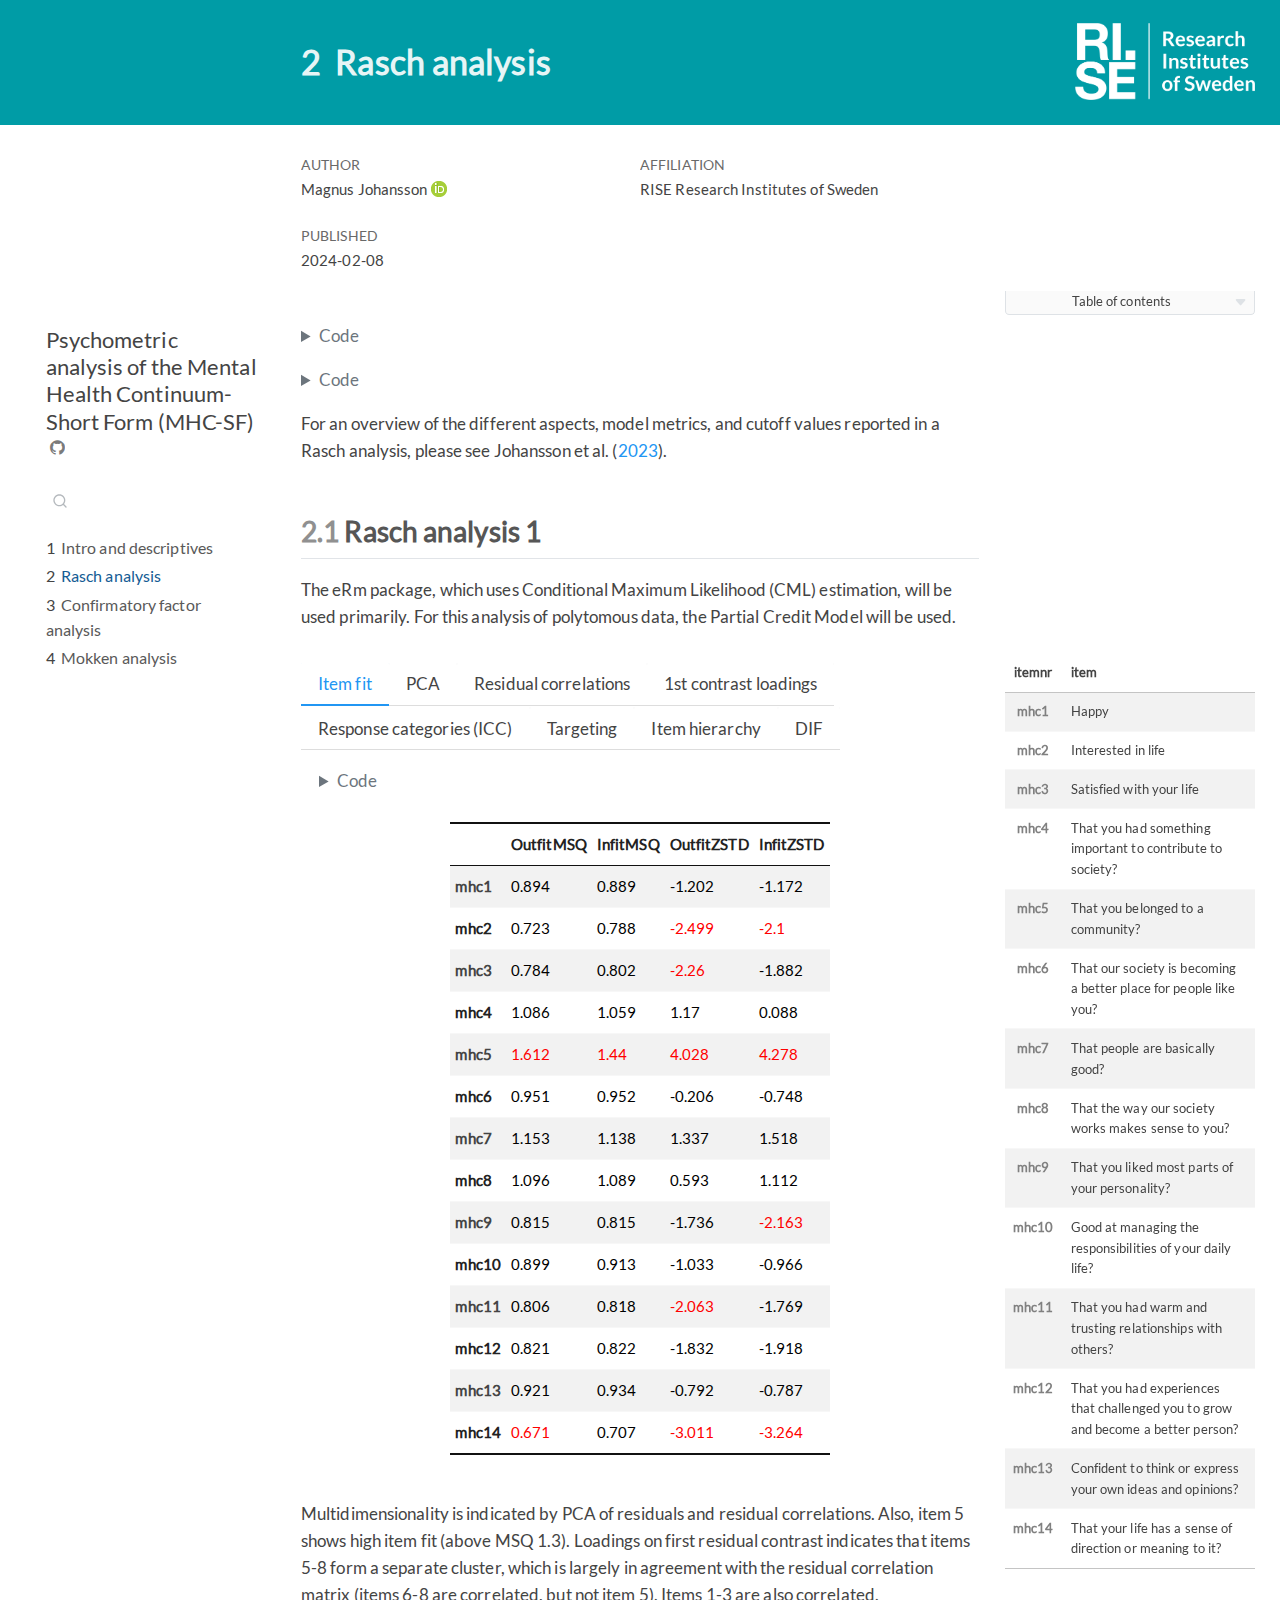
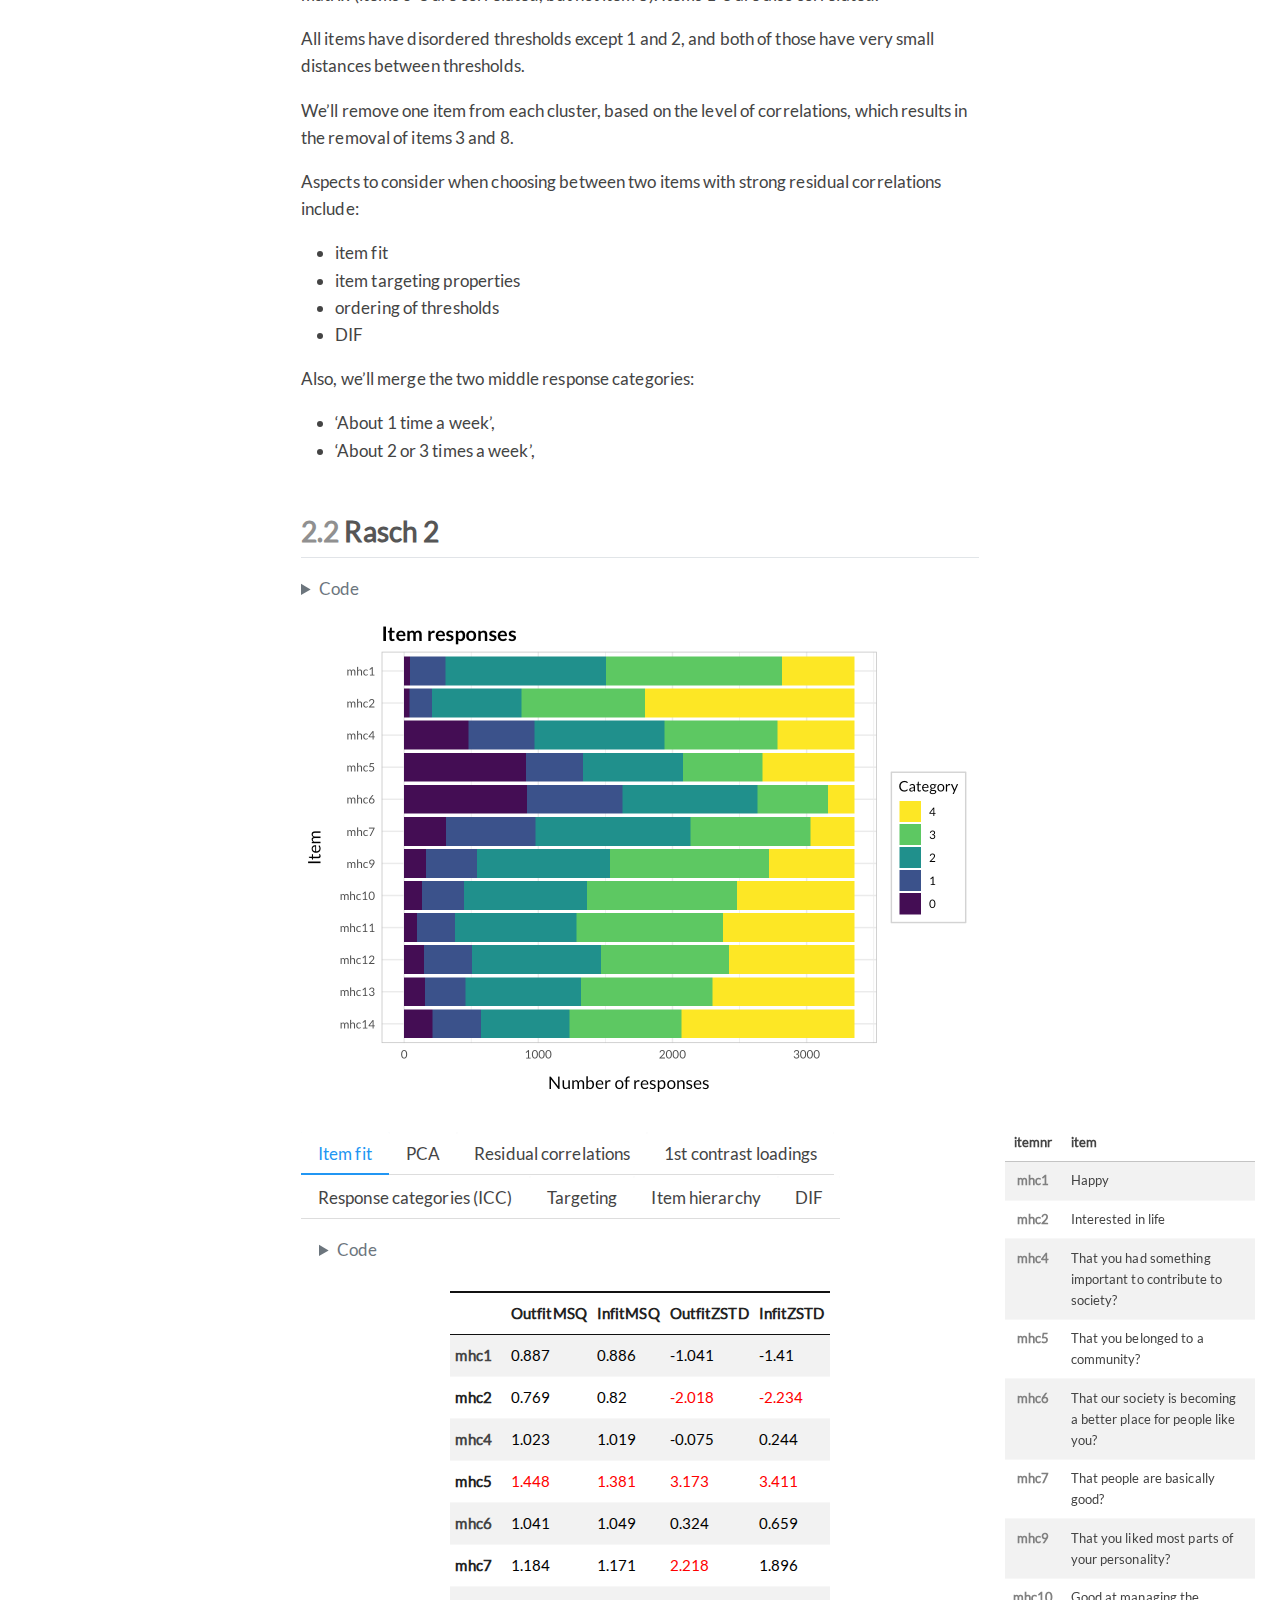
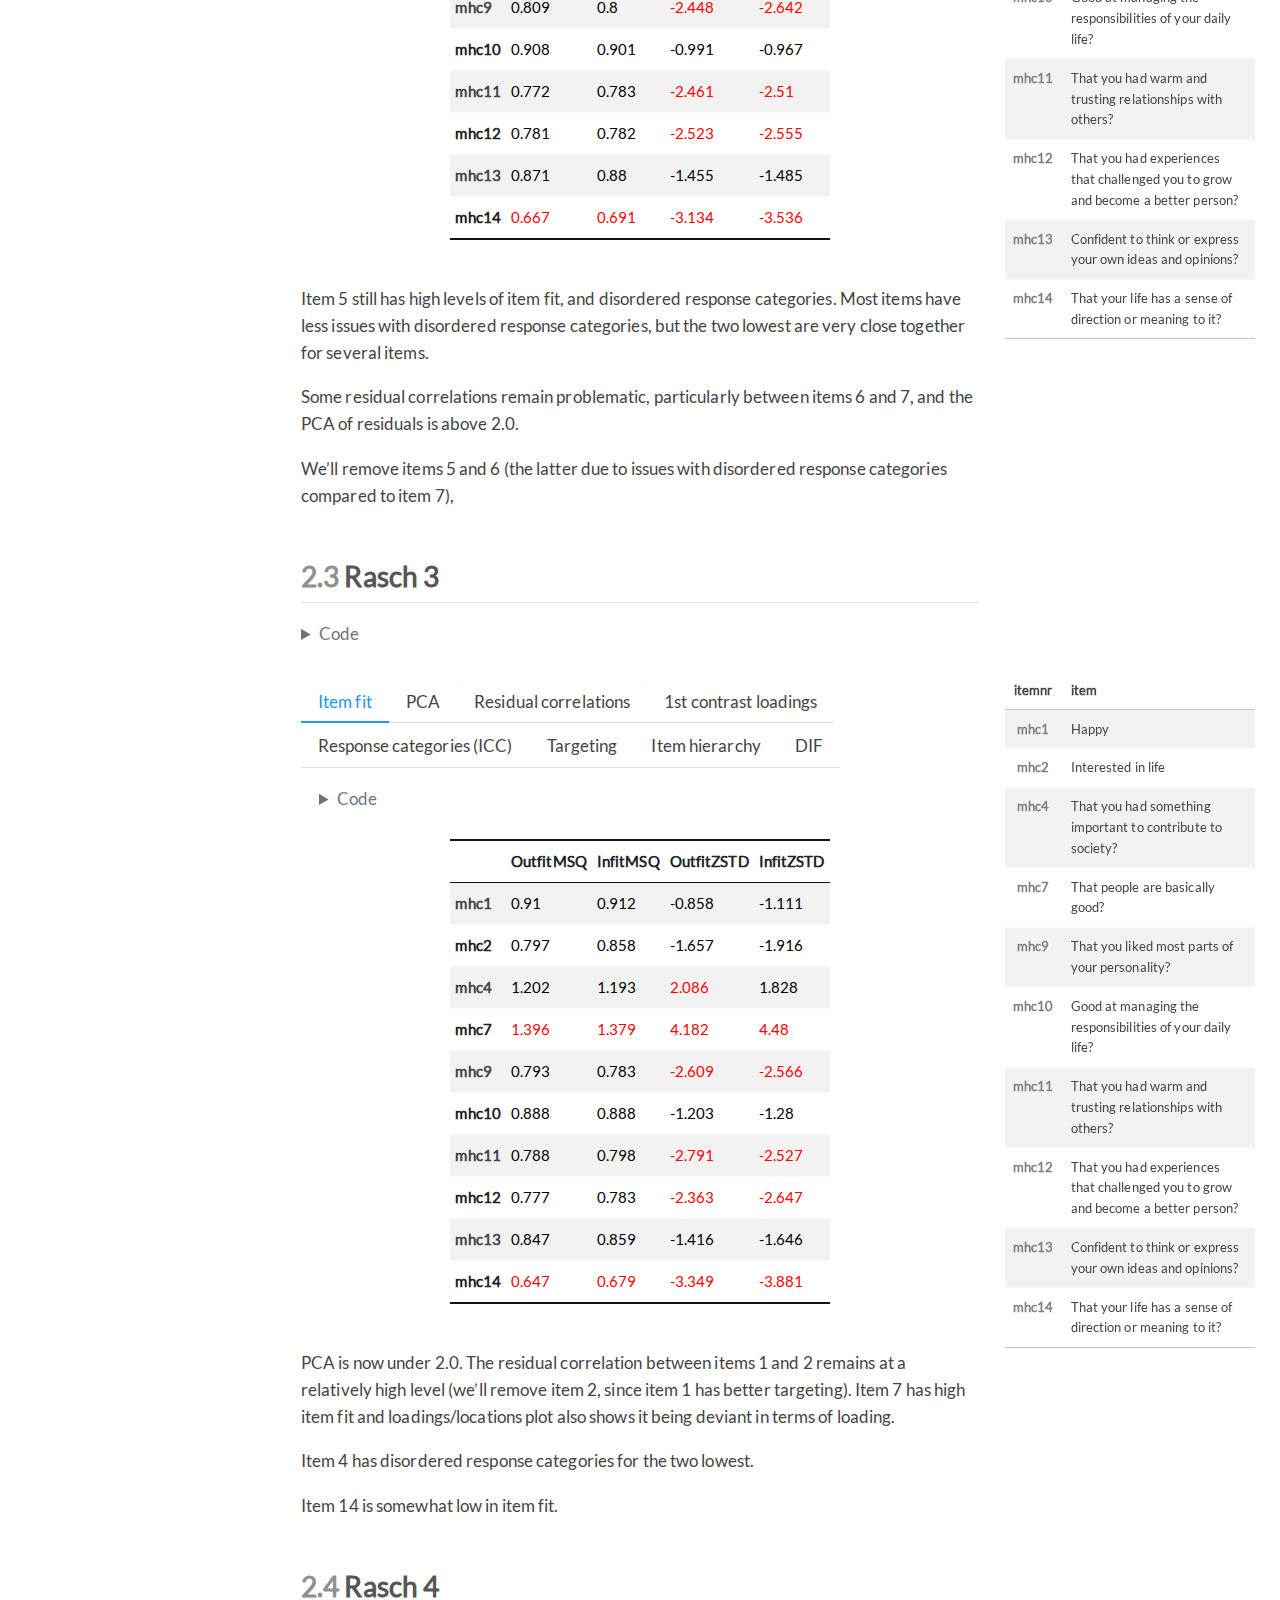
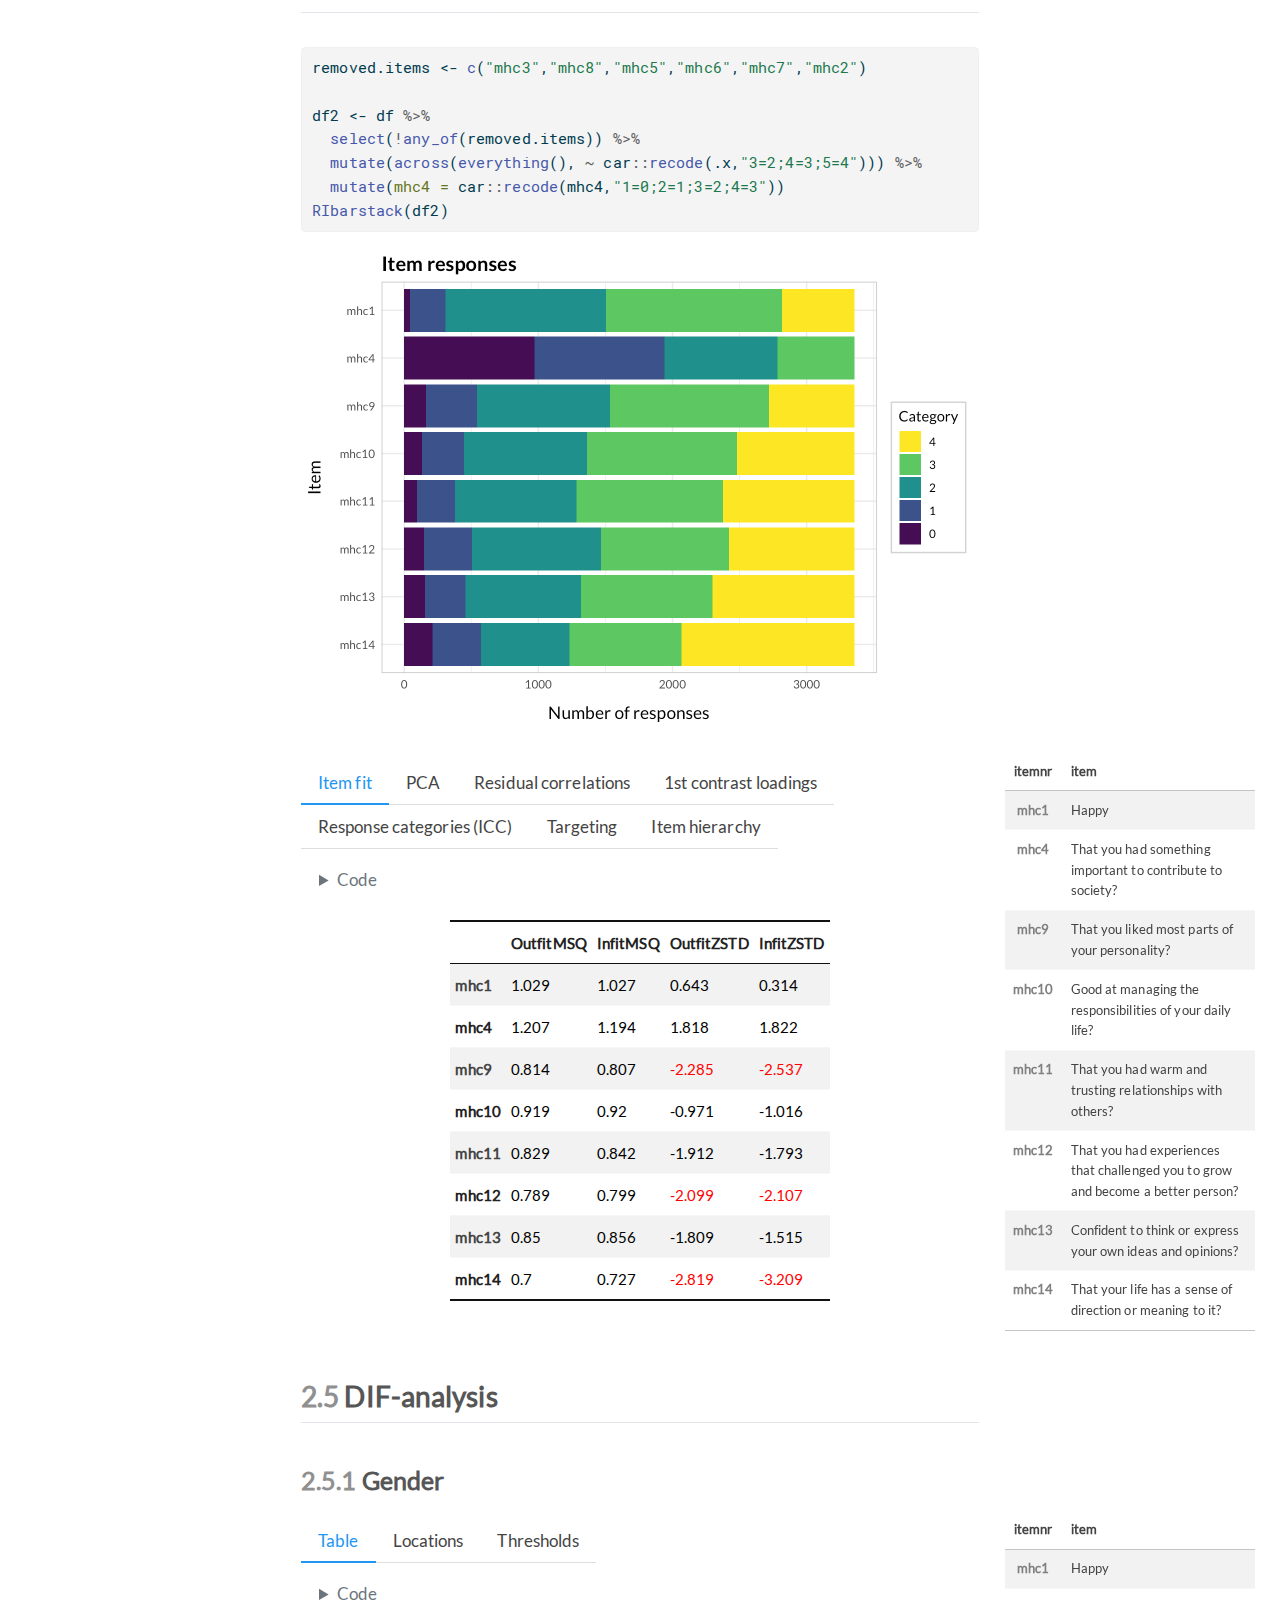
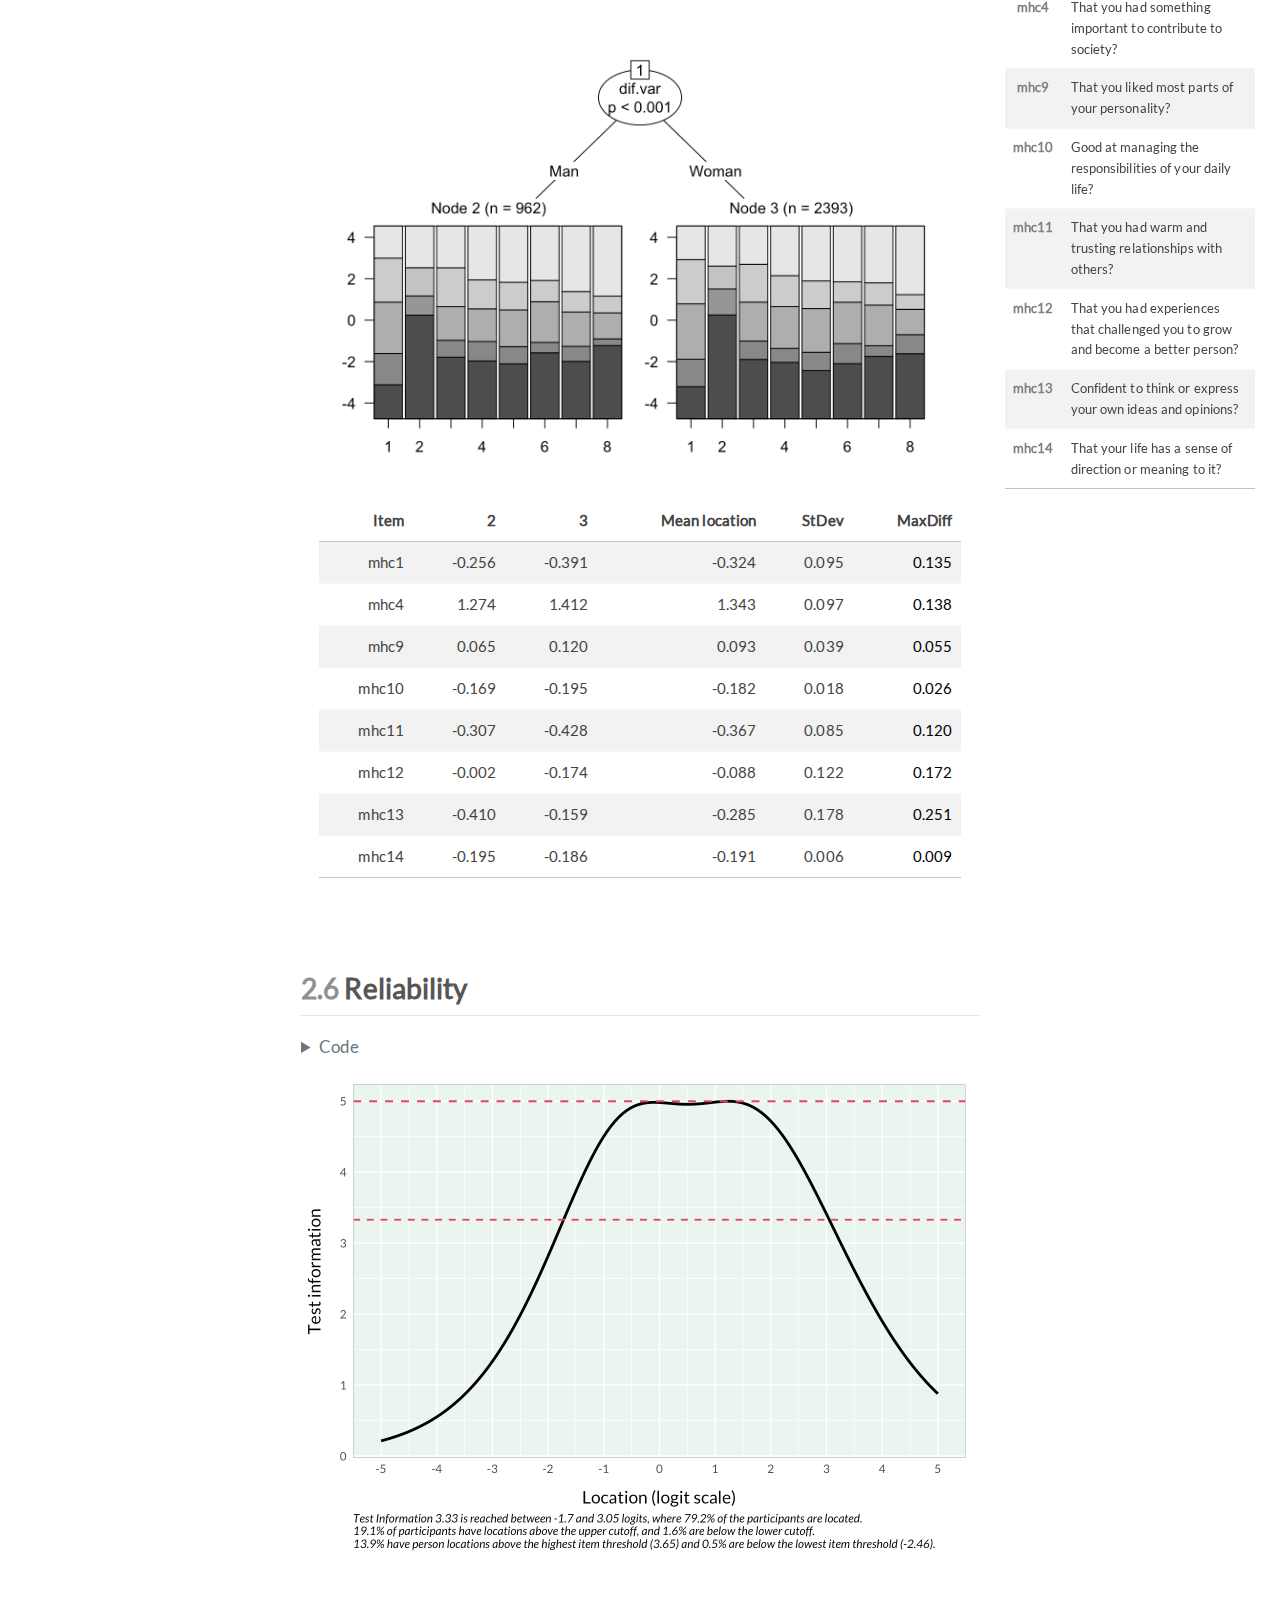
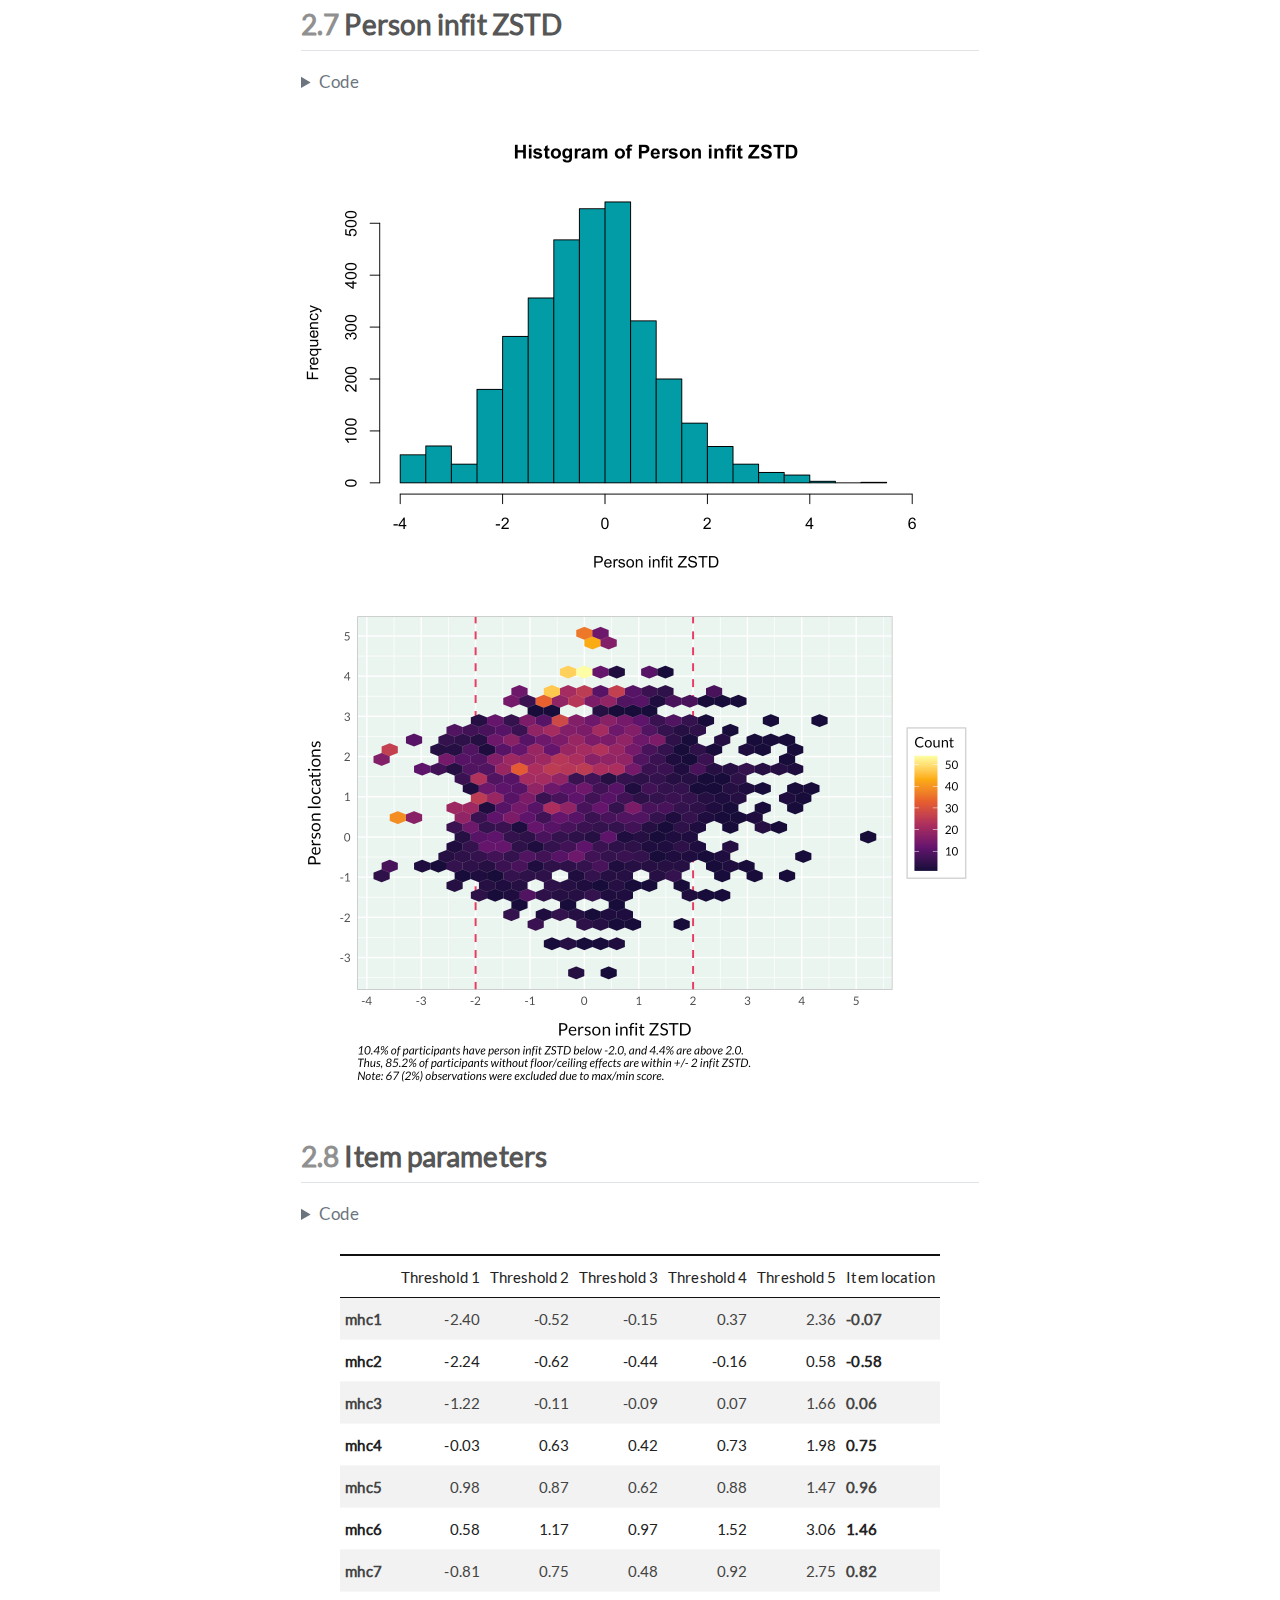
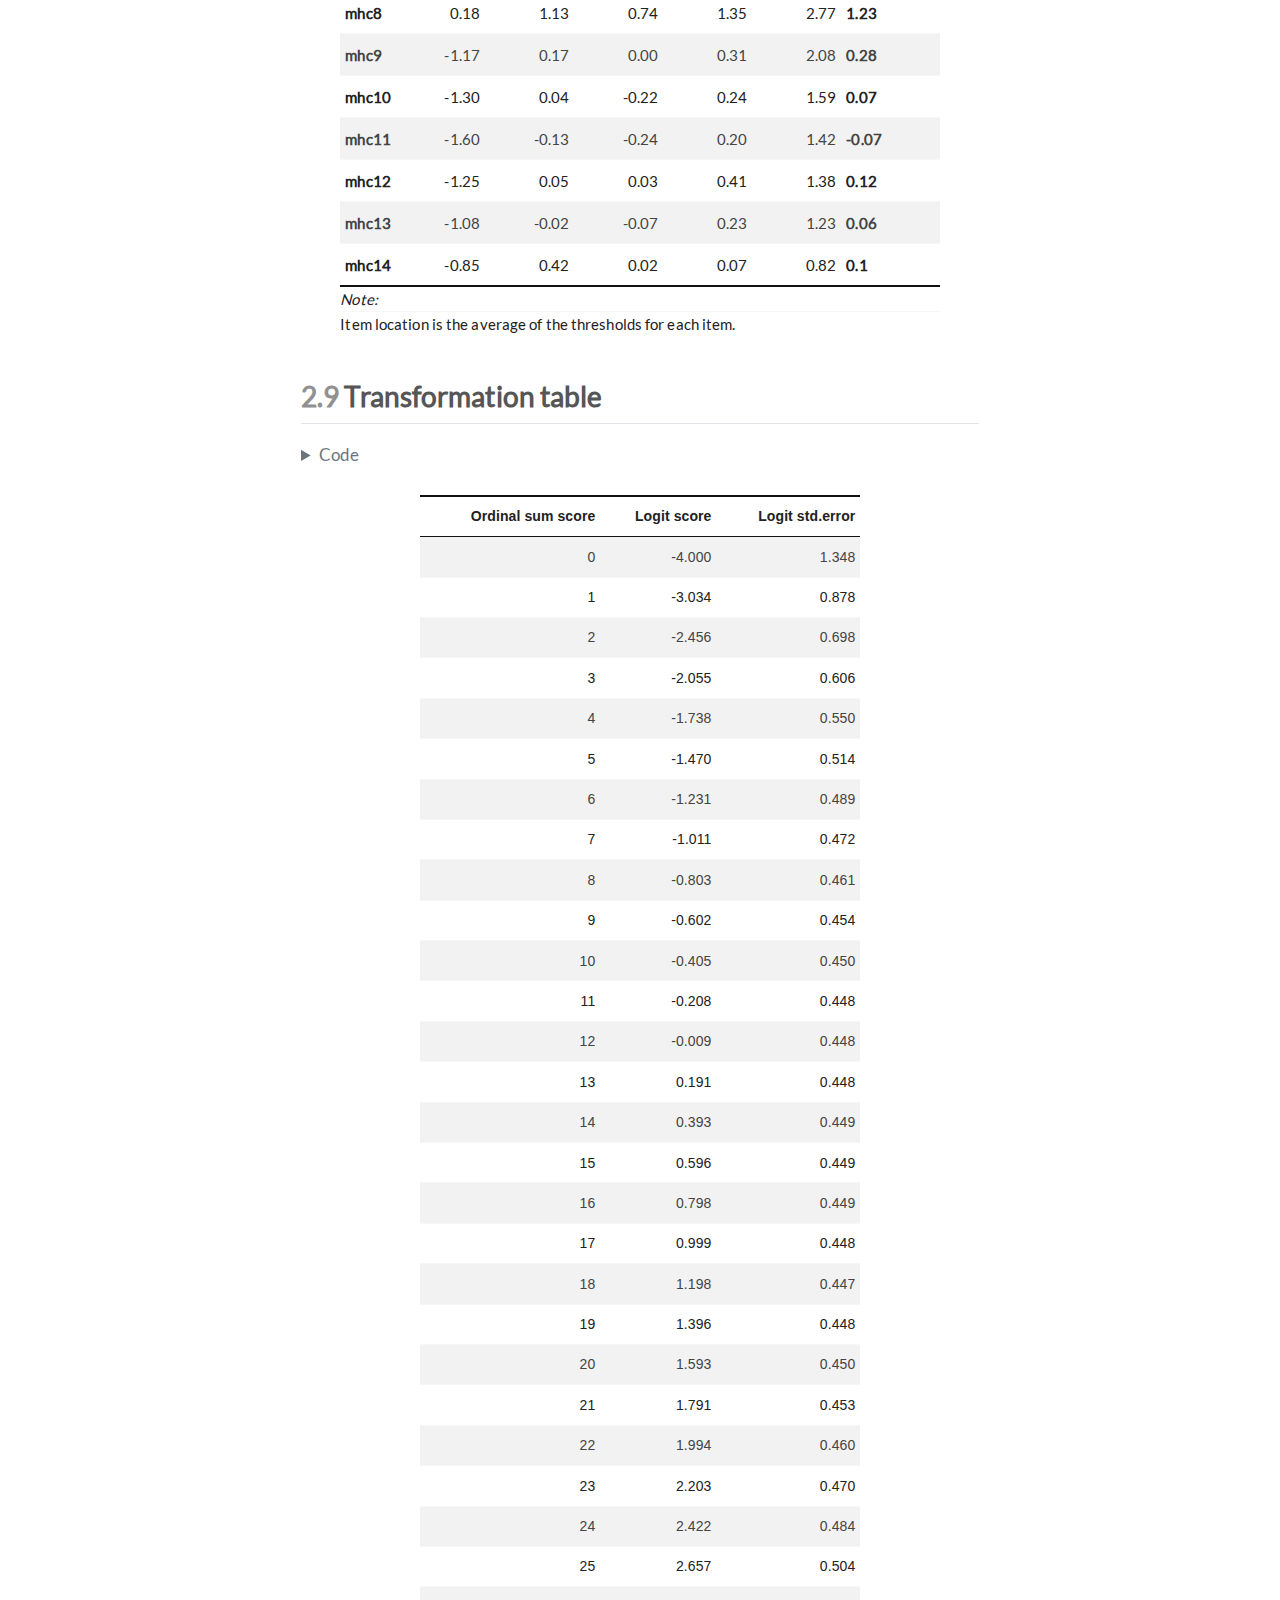
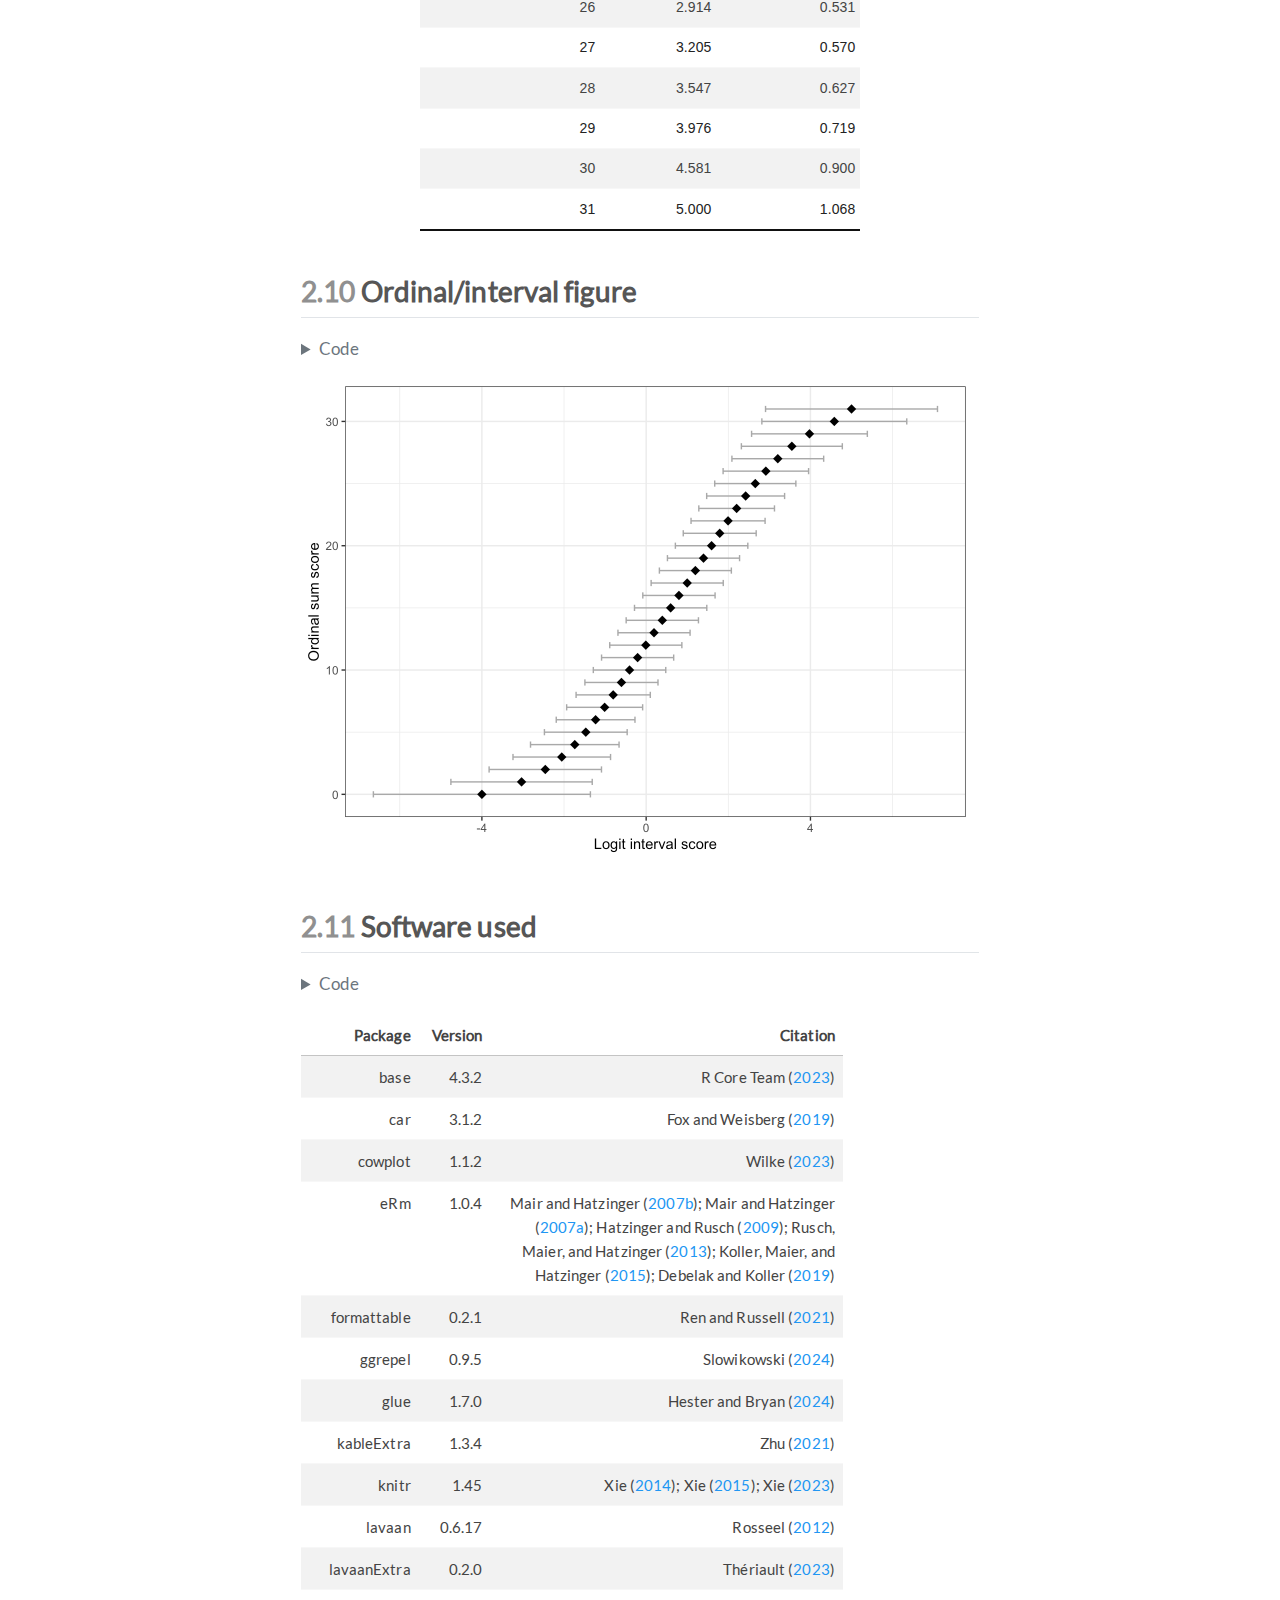
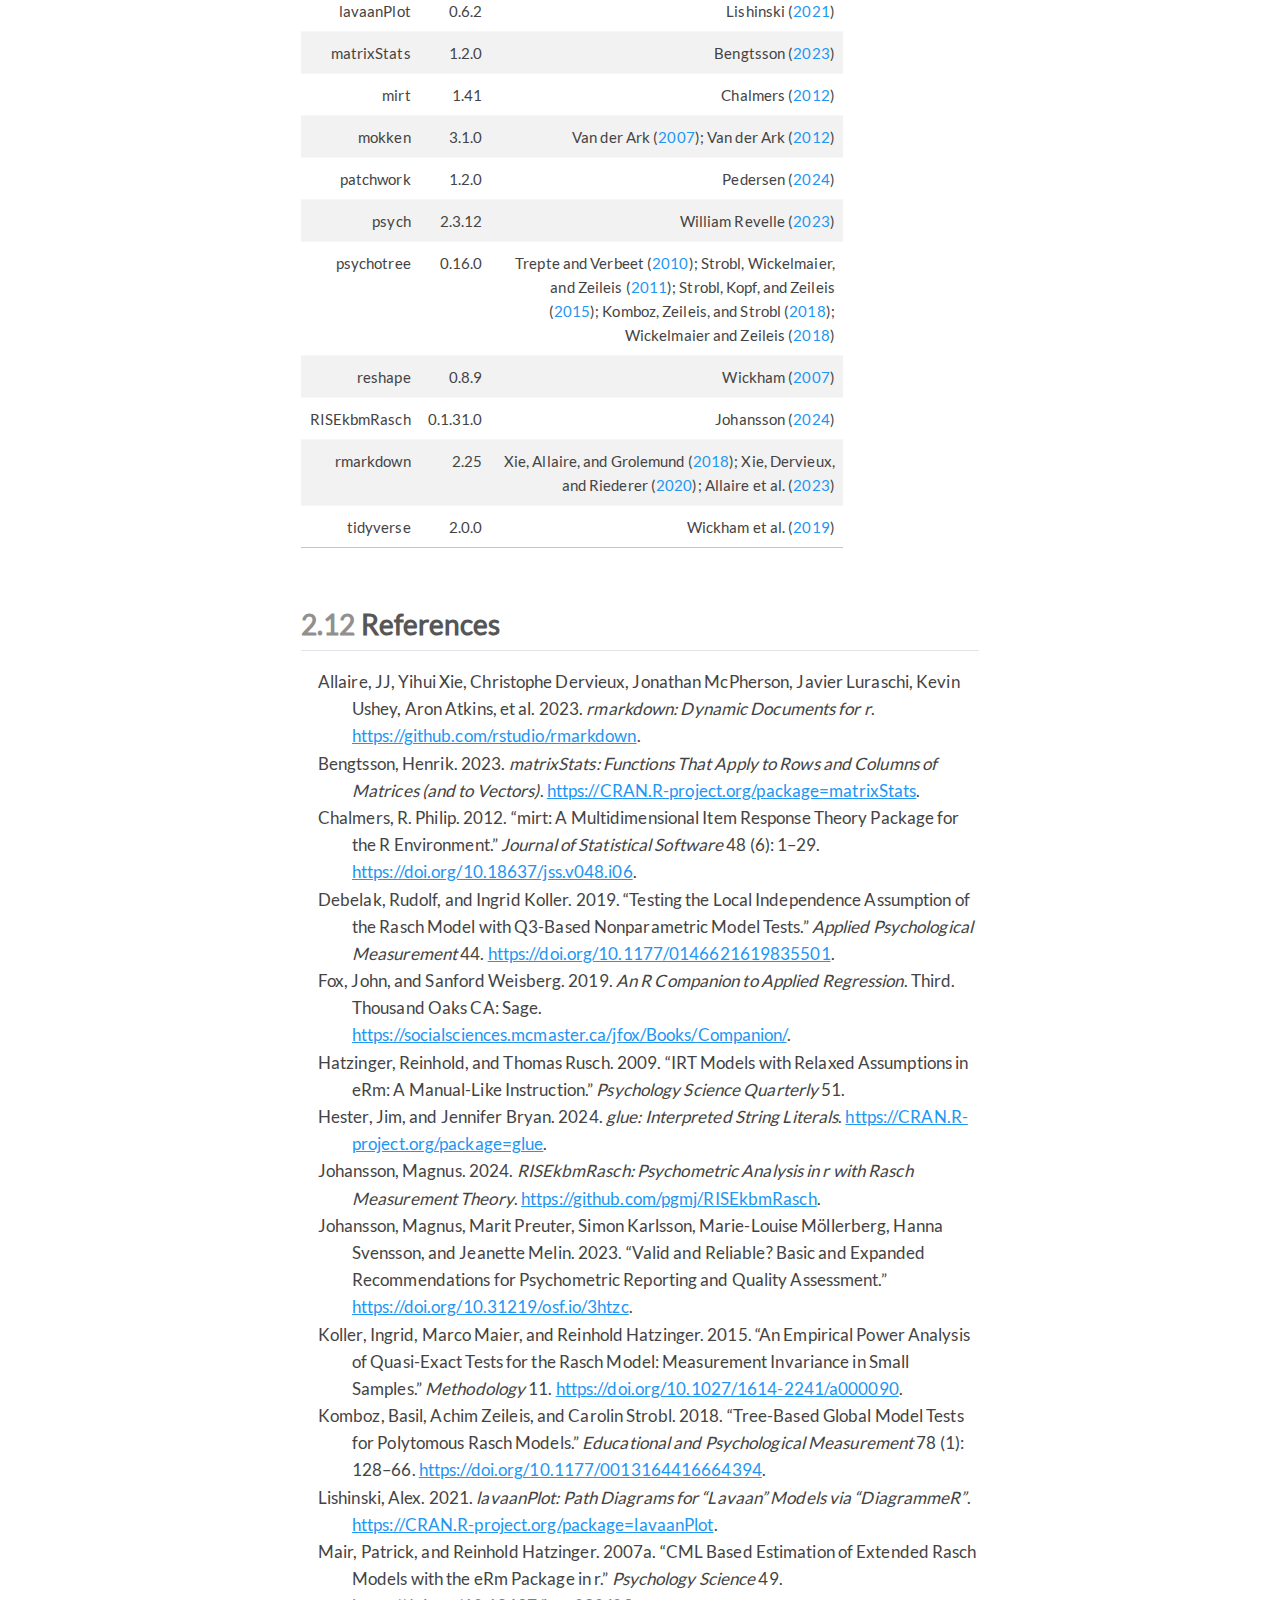
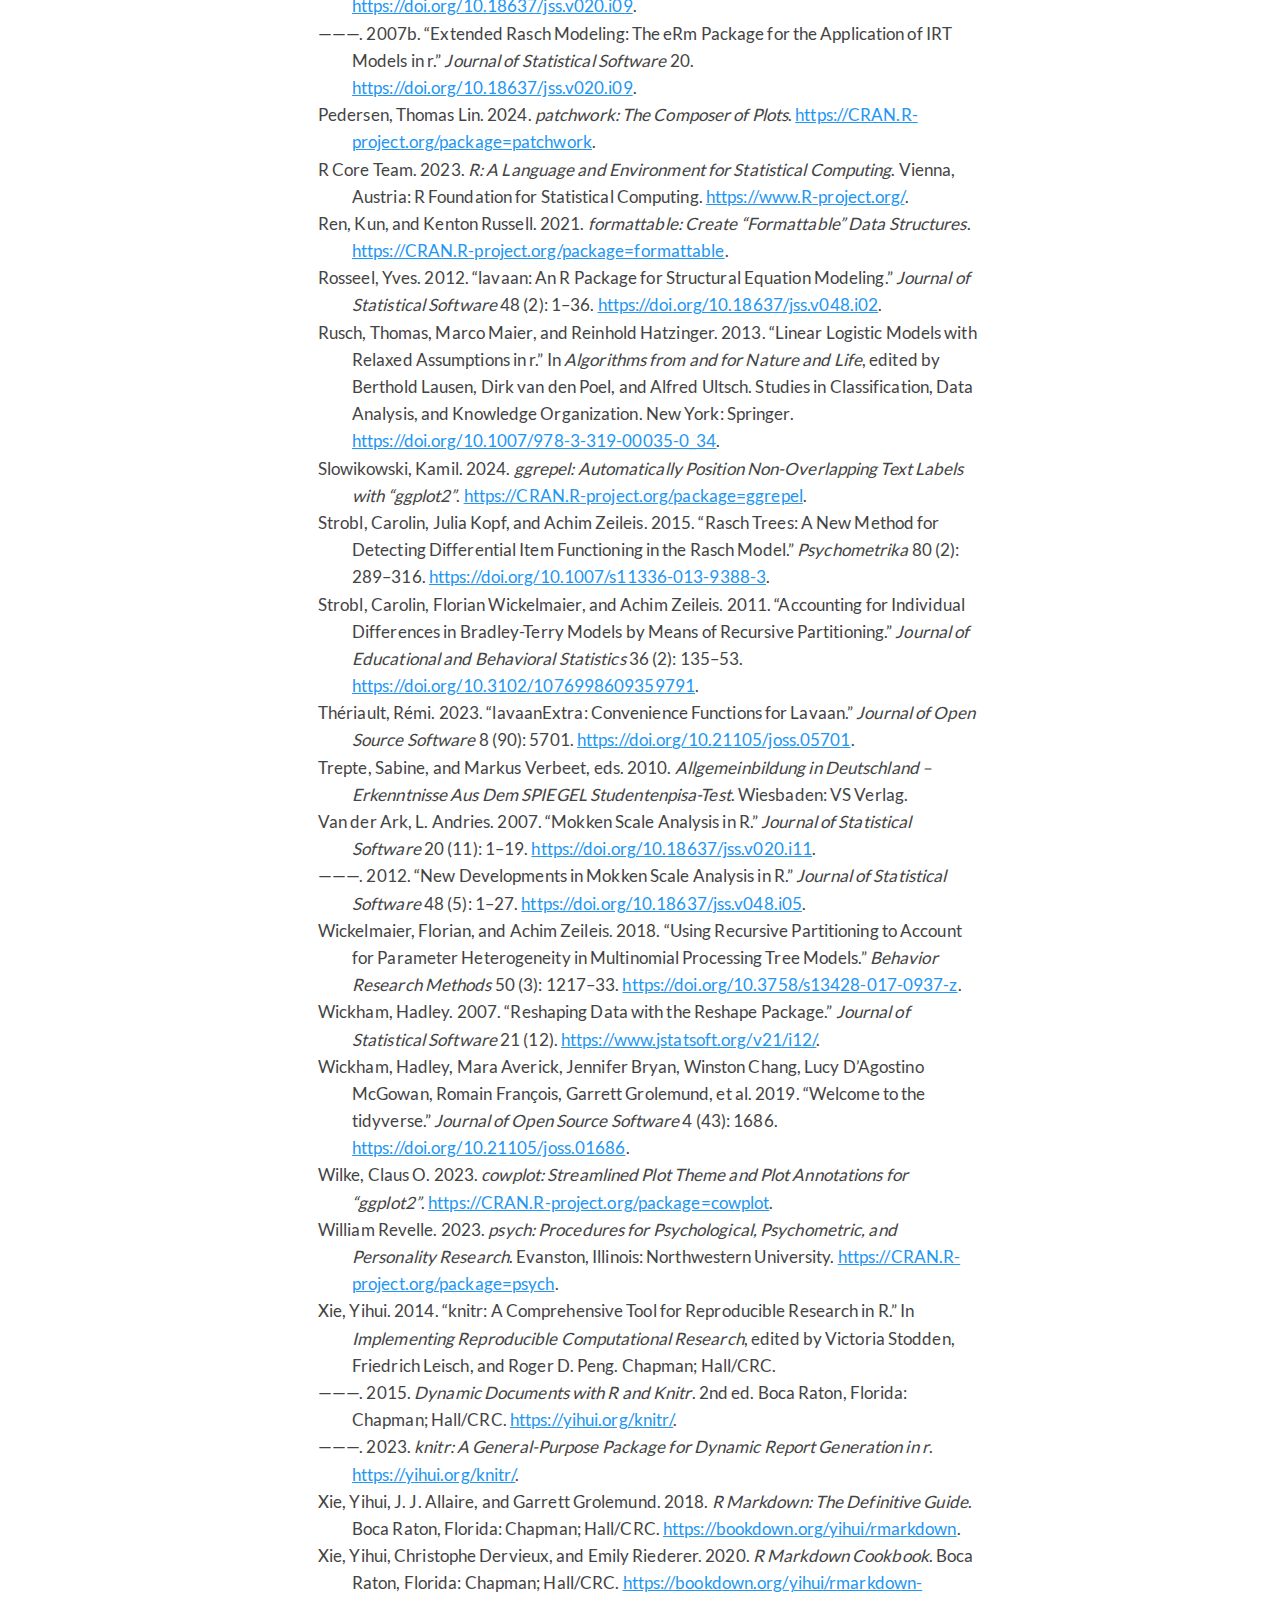
<file: docs/rasch.html>
<!DOCTYPE html>
<html xmlns="http://www.w3.org/1999/xhtml" lang="en" xml:lang="en"><head>

<meta charset="utf-8">
<meta name="generator" content="quarto-1.3.450">

<meta name="viewport" content="width=device-width, initial-scale=1.0, user-scalable=yes">

<meta name="author" content="Magnus Johansson">
<meta name="dcterms.date" content="2024-02-08">

<title>Psychometric analysis of the Mental Health Continuum-Short Form (MHC-SF) - 2&nbsp; Rasch analysis</title>
<style>
code{white-space: pre-wrap;}
span.smallcaps{font-variant: small-caps;}
div.columns{display: flex; gap: min(4vw, 1.5em);}
div.column{flex: auto; overflow-x: auto;}
div.hanging-indent{margin-left: 1.5em; text-indent: -1.5em;}
ul.task-list{list-style: none;}
ul.task-list li input[type="checkbox"] {
  width: 0.8em;
  margin: 0 0.8em 0.2em -1em; /* quarto-specific, see https://github.com/quarto-dev/quarto-cli/issues/4556 */ 
  vertical-align: middle;
}
/* CSS for syntax highlighting */
pre > code.sourceCode { white-space: pre; position: relative; }
pre > code.sourceCode > span { display: inline-block; line-height: 1.25; }
pre > code.sourceCode > span:empty { height: 1.2em; }
.sourceCode { overflow: visible; }
code.sourceCode > span { color: inherit; text-decoration: inherit; }
div.sourceCode { margin: 1em 0; }
pre.sourceCode { margin: 0; }
@media screen {
div.sourceCode { overflow: auto; }
}
@media print {
pre > code.sourceCode { white-space: pre-wrap; }
pre > code.sourceCode > span { text-indent: -5em; padding-left: 5em; }
}
pre.numberSource code
  { counter-reset: source-line 0; }
pre.numberSource code > span
  { position: relative; left: -4em; counter-increment: source-line; }
pre.numberSource code > span > a:first-child::before
  { content: counter(source-line);
    position: relative; left: -1em; text-align: right; vertical-align: baseline;
    border: none; display: inline-block;
    -webkit-touch-callout: none; -webkit-user-select: none;
    -khtml-user-select: none; -moz-user-select: none;
    -ms-user-select: none; user-select: none;
    padding: 0 4px; width: 4em;
  }
pre.numberSource { margin-left: 3em;  padding-left: 4px; }
div.sourceCode
  {   }
@media screen {
pre > code.sourceCode > span > a:first-child::before { text-decoration: underline; }
}
/* CSS for citations */
div.csl-bib-body { }
div.csl-entry {
  clear: both;
}
.hanging-indent div.csl-entry {
  margin-left:2em;
  text-indent:-2em;
}
div.csl-left-margin {
  min-width:2em;
  float:left;
}
div.csl-right-inline {
  margin-left:2em;
  padding-left:1em;
}
div.csl-indent {
  margin-left: 2em;
}</style>


<script src="site_libs/quarto-nav/quarto-nav.js"></script>
<script src="site_libs/quarto-nav/headroom.min.js"></script>
<script src="site_libs/clipboard/clipboard.min.js"></script>
<script src="site_libs/quarto-search/autocomplete.umd.js"></script>
<script src="site_libs/quarto-search/fuse.min.js"></script>
<script src="site_libs/quarto-search/quarto-search.js"></script>
<meta name="quarto:offset" content="./">
<link href="./cfa.html" rel="next">
<link href="./index.html" rel="prev">
<script src="site_libs/quarto-html/quarto.js"></script>
<script src="site_libs/quarto-html/popper.min.js"></script>
<script src="site_libs/quarto-html/tippy.umd.min.js"></script>
<script src="site_libs/quarto-html/anchor.min.js"></script>
<link href="site_libs/quarto-html/tippy.css" rel="stylesheet">
<link href="site_libs/quarto-html/quarto-syntax-highlighting.css" rel="stylesheet" id="quarto-text-highlighting-styles">
<script src="site_libs/bootstrap/bootstrap.min.js"></script>
<link href="site_libs/bootstrap/bootstrap-icons.css" rel="stylesheet">
<link href="site_libs/bootstrap/bootstrap.min.css" rel="stylesheet" id="quarto-bootstrap" data-mode="light">
<script id="quarto-search-options" type="application/json">{
  "location": "sidebar",
  "copy-button": false,
  "collapse-after": 3,
  "panel-placement": "start",
  "type": "textbox",
  "limit": 20,
  "language": {
    "search-no-results-text": "No results",
    "search-matching-documents-text": "matching documents",
    "search-copy-link-title": "Copy link to search",
    "search-hide-matches-text": "Hide additional matches",
    "search-more-match-text": "more match in this document",
    "search-more-matches-text": "more matches in this document",
    "search-clear-button-title": "Clear",
    "search-detached-cancel-button-title": "Cancel",
    "search-submit-button-title": "Submit",
    "search-label": "Search"
  }
}</script>
<style>

      .quarto-title-block .quarto-title-banner h1,
      .quarto-title-block .quarto-title-banner h2,
      .quarto-title-block .quarto-title-banner h3,
      .quarto-title-block .quarto-title-banner h4,
      .quarto-title-block .quarto-title-banner h5,
      .quarto-title-block .quarto-title-banner h6
      {
        color: #FFFFFF;
      }

      .quarto-title-block .quarto-title-banner {
        color: #FFFFFF;
background: #009ca6;
      }
</style>

<script src="site_libs/kePrint-0.0.1/kePrint.js"></script>
<link href="site_libs/lightable-0.0.1/lightable.css" rel="stylesheet">


<link rel="stylesheet" href="styles.css">
</head>

<body class="nav-sidebar floating slimcontent">

<div id="quarto-search-results"></div>
  <header id="quarto-header" class="headroom fixed-top">
  <nav class="quarto-secondary-nav">
    <div class="container-fluid d-flex">
      <button type="button" class="quarto-btn-toggle btn" data-bs-toggle="collapse" data-bs-target="#quarto-sidebar,#quarto-sidebar-glass" aria-controls="quarto-sidebar" aria-expanded="false" aria-label="Toggle sidebar navigation" onclick="if (window.quartoToggleHeadroom) { window.quartoToggleHeadroom(); }">
        <i class="bi bi-layout-text-sidebar-reverse"></i>
      </button>
      <nav class="quarto-page-breadcrumbs" aria-label="breadcrumb"><ol class="breadcrumb"><li class="breadcrumb-item"><a href="./rasch.html"><span class="chapter-number">2</span>&nbsp; <span class="chapter-title">Rasch analysis</span></a></li></ol></nav>
      <a class="flex-grow-1" role="button" data-bs-toggle="collapse" data-bs-target="#quarto-sidebar,#quarto-sidebar-glass" aria-controls="quarto-sidebar" aria-expanded="false" aria-label="Toggle sidebar navigation" onclick="if (window.quartoToggleHeadroom) { window.quartoToggleHeadroom(); }">      
      </a>
      <button type="button" class="btn quarto-search-button" aria-label="" onclick="window.quartoOpenSearch();">
        <i class="bi bi-search"></i>
      </button>
    </div>
  </nav>
</header>
<!-- content -->
<header id="title-block-header" class="quarto-title-block default page-columns page-full">
  <div class="quarto-title-banner page-columns page-full">
    <div class="quarto-title column-body">
      <h1 class="title"><span class="chapter-number">2</span>&nbsp; <span class="chapter-title">Rasch analysis</span></h1>
                      </div>
  </div>
    
  <div class="quarto-title-meta-author">
    <div class="quarto-title-meta-heading">Author</div>
    <div class="quarto-title-meta-heading">Affiliation</div>
    
      <div class="quarto-title-meta-contents">
      <p class="author">Magnus Johansson <a href="https://orcid.org/0000-0003-1669-592X" class="quarto-title-author-orcid"> <img src="[data-uri]"></a></p>
    </div>
      <div class="quarto-title-meta-contents">
          <p class="affiliation">
              <a href="https://www.ri.se/en/kbm">
              RISE Research Institutes of Sweden
              </a>
            </p>
        </div>
      </div>

  <div class="quarto-title-meta">

        
      <div>
      <div class="quarto-title-meta-heading">Published</div>
      <div class="quarto-title-meta-contents">
        <p class="date">2024-02-08</p>
      </div>
    </div>
    
      
    </div>
    
  
  </header><div id="quarto-content" class="quarto-container page-columns page-rows-contents page-layout-full">
<!-- sidebar -->
  <nav id="quarto-sidebar" class="sidebar collapse collapse-horizontal sidebar-navigation floating overflow-auto">
    <div class="pt-lg-2 mt-2 text-left sidebar-header">
    <div class="sidebar-title mb-0 py-0">
      <a href="./">Psychometric analysis of the Mental Health Continuum-Short Form (MHC-SF)</a> 
        <div class="sidebar-tools-main">
    <a href="https://github.com/pgmj/ki_irt_mhcsf" rel="" title="Source Code" class="quarto-navigation-tool px-1" aria-label="Source Code"><i class="bi bi-github"></i></a>
</div>
    </div>
      </div>
        <div class="mt-2 flex-shrink-0 align-items-center">
        <div class="sidebar-search">
        <div id="quarto-search" class="" title="Search"></div>
        </div>
        </div>
    <div class="sidebar-menu-container"> 
    <ul class="list-unstyled mt-1">
        <li class="sidebar-item">
  <div class="sidebar-item-container"> 
  <a href="./index.html" class="sidebar-item-text sidebar-link">
 <span class="menu-text"><span class="chapter-number">1</span>&nbsp; <span class="chapter-title">Intro and descriptives</span></span></a>
  </div>
</li>
        <li class="sidebar-item">
  <div class="sidebar-item-container"> 
  <a href="./rasch.html" class="sidebar-item-text sidebar-link active">
 <span class="menu-text"><span class="chapter-number">2</span>&nbsp; <span class="chapter-title">Rasch analysis</span></span></a>
  </div>
</li>
        <li class="sidebar-item">
  <div class="sidebar-item-container"> 
  <a href="./cfa.html" class="sidebar-item-text sidebar-link">
 <span class="menu-text"><span class="chapter-number">3</span>&nbsp; <span class="chapter-title">Confirmatory factor analysis</span></span></a>
  </div>
</li>
        <li class="sidebar-item">
  <div class="sidebar-item-container"> 
  <a href="./mokken.html" class="sidebar-item-text sidebar-link">
 <span class="menu-text"><span class="chapter-number">4</span>&nbsp; <span class="chapter-title">Mokken analysis</span></span></a>
  </div>
</li>
    </ul>
    </div>
</nav>
<div id="quarto-sidebar-glass" data-bs-toggle="collapse" data-bs-target="#quarto-sidebar,#quarto-sidebar-glass"></div>
<!-- margin-sidebar -->
    <div id="quarto-margin-sidebar" class="sidebar margin-sidebar">
        <nav id="TOC" role="doc-toc" class="toc-active">
    <h2 id="toc-title">Table of contents</h2>
   
  <ul>
  <li><a href="#rasch-analysis-1" id="toc-rasch-analysis-1" class="nav-link active" data-scroll-target="#rasch-analysis-1"><span class="header-section-number">2.1</span> Rasch analysis 1</a></li>
  <li><a href="#rasch-2" id="toc-rasch-2" class="nav-link" data-scroll-target="#rasch-2"><span class="header-section-number">2.2</span> Rasch 2</a></li>
  <li><a href="#rasch-3" id="toc-rasch-3" class="nav-link" data-scroll-target="#rasch-3"><span class="header-section-number">2.3</span> Rasch 3</a></li>
  <li><a href="#rasch-4" id="toc-rasch-4" class="nav-link" data-scroll-target="#rasch-4"><span class="header-section-number">2.4</span> Rasch 4</a></li>
  <li><a href="#dif-analysis" id="toc-dif-analysis" class="nav-link" data-scroll-target="#dif-analysis"><span class="header-section-number">2.5</span> DIF-analysis</a>
  <ul class="collapse">
  <li><a href="#gender" id="toc-gender" class="nav-link" data-scroll-target="#gender"><span class="header-section-number">2.5.1</span> Gender</a></li>
  </ul></li>
  <li><a href="#reliability" id="toc-reliability" class="nav-link" data-scroll-target="#reliability"><span class="header-section-number">2.6</span> Reliability</a></li>
  <li><a href="#person-infit-zstd" id="toc-person-infit-zstd" class="nav-link" data-scroll-target="#person-infit-zstd"><span class="header-section-number">2.7</span> Person infit ZSTD</a></li>
  <li><a href="#item-parameters" id="toc-item-parameters" class="nav-link" data-scroll-target="#item-parameters"><span class="header-section-number">2.8</span> Item parameters</a></li>
  <li><a href="#transformation-table" id="toc-transformation-table" class="nav-link" data-scroll-target="#transformation-table"><span class="header-section-number">2.9</span> Transformation table</a></li>
  <li><a href="#ordinalinterval-figure" id="toc-ordinalinterval-figure" class="nav-link" data-scroll-target="#ordinalinterval-figure"><span class="header-section-number">2.10</span> Ordinal/interval figure</a></li>
  <li><a href="#software-used" id="toc-software-used" class="nav-link" data-scroll-target="#software-used"><span class="header-section-number">2.11</span> Software used</a></li>
  <li><a href="#references" id="toc-references" class="nav-link" data-scroll-target="#references"><span class="header-section-number">2.12</span> References</a></li>
  </ul>
</nav>
    </div>
<!-- main -->
<main class="content quarto-banner-title-block page-columns page-full column-body" id="quarto-document-content">




<div class="cell" data-hash="rasch_cache/html/setup_a776a49255db36a049df92631a59490f">
<details>
<summary>Code</summary>
<div class="sourceCode cell-code" id="cb1"><pre class="sourceCode r code-with-copy"><code class="sourceCode r"><span id="cb1-1"><a href="#cb1-1" aria-hidden="true" tabindex="-1"></a><span class="co"># one package below requires that you use devtools to install them manually:</span></span>
<span id="cb1-2"><a href="#cb1-2" aria-hidden="true" tabindex="-1"></a><span class="co"># first install devtools by</span></span>
<span id="cb1-3"><a href="#cb1-3" aria-hidden="true" tabindex="-1"></a><span class="co"># install.packages('devtools')</span></span>
<span id="cb1-4"><a href="#cb1-4" aria-hidden="true" tabindex="-1"></a></span>
<span id="cb1-5"><a href="#cb1-5" aria-hidden="true" tabindex="-1"></a><span class="fu">library</span>(RISEkbmRasch) <span class="co"># devtools::install_github("pgmj/RISEkbmRasch")</span></span>
<span id="cb1-6"><a href="#cb1-6" aria-hidden="true" tabindex="-1"></a><span class="fu">library</span>(grateful)</span>
<span id="cb1-7"><a href="#cb1-7" aria-hidden="true" tabindex="-1"></a><span class="fu">library</span>(ggrepel)</span>
<span id="cb1-8"><a href="#cb1-8" aria-hidden="true" tabindex="-1"></a><span class="fu">library</span>(car)</span>
<span id="cb1-9"><a href="#cb1-9" aria-hidden="true" tabindex="-1"></a><span class="fu">library</span>(kableExtra)</span>
<span id="cb1-10"><a href="#cb1-10" aria-hidden="true" tabindex="-1"></a><span class="fu">library</span>(readxl)</span>
<span id="cb1-11"><a href="#cb1-11" aria-hidden="true" tabindex="-1"></a><span class="fu">library</span>(tidyverse)</span>
<span id="cb1-12"><a href="#cb1-12" aria-hidden="true" tabindex="-1"></a><span class="fu">library</span>(eRm)</span>
<span id="cb1-13"><a href="#cb1-13" aria-hidden="true" tabindex="-1"></a><span class="fu">library</span>(mirt)</span>
<span id="cb1-14"><a href="#cb1-14" aria-hidden="true" tabindex="-1"></a><span class="fu">library</span>(psych)</span>
<span id="cb1-15"><a href="#cb1-15" aria-hidden="true" tabindex="-1"></a><span class="fu">library</span>(psychotree)</span>
<span id="cb1-16"><a href="#cb1-16" aria-hidden="true" tabindex="-1"></a><span class="fu">library</span>(matrixStats)</span>
<span id="cb1-17"><a href="#cb1-17" aria-hidden="true" tabindex="-1"></a><span class="fu">library</span>(reshape)</span>
<span id="cb1-18"><a href="#cb1-18" aria-hidden="true" tabindex="-1"></a><span class="fu">library</span>(knitr)</span>
<span id="cb1-19"><a href="#cb1-19" aria-hidden="true" tabindex="-1"></a><span class="fu">library</span>(patchwork)</span>
<span id="cb1-20"><a href="#cb1-20" aria-hidden="true" tabindex="-1"></a><span class="fu">library</span>(formattable) </span>
<span id="cb1-21"><a href="#cb1-21" aria-hidden="true" tabindex="-1"></a><span class="fu">library</span>(glue)</span>
<span id="cb1-22"><a href="#cb1-22" aria-hidden="true" tabindex="-1"></a></span>
<span id="cb1-23"><a href="#cb1-23" aria-hidden="true" tabindex="-1"></a><span class="do">### optional libraries</span></span>
<span id="cb1-24"><a href="#cb1-24" aria-hidden="true" tabindex="-1"></a><span class="co">#library(TAM)</span></span>
<span id="cb1-25"><a href="#cb1-25" aria-hidden="true" tabindex="-1"></a><span class="co">#library(skimr)</span></span>
<span id="cb1-26"><a href="#cb1-26" aria-hidden="true" tabindex="-1"></a></span>
<span id="cb1-27"><a href="#cb1-27" aria-hidden="true" tabindex="-1"></a><span class="do">### some commands exist in multiple packages, here we define preferred ones that are frequently used</span></span>
<span id="cb1-28"><a href="#cb1-28" aria-hidden="true" tabindex="-1"></a>select <span class="ot">&lt;-</span> dplyr<span class="sc">::</span>select</span>
<span id="cb1-29"><a href="#cb1-29" aria-hidden="true" tabindex="-1"></a>count <span class="ot">&lt;-</span> dplyr<span class="sc">::</span>count</span>
<span id="cb1-30"><a href="#cb1-30" aria-hidden="true" tabindex="-1"></a>recode <span class="ot">&lt;-</span> car<span class="sc">::</span>recode</span>
<span id="cb1-31"><a href="#cb1-31" aria-hidden="true" tabindex="-1"></a>rename <span class="ot">&lt;-</span> dplyr<span class="sc">::</span>rename</span>
<span id="cb1-32"><a href="#cb1-32" aria-hidden="true" tabindex="-1"></a></span>
<span id="cb1-33"><a href="#cb1-33" aria-hidden="true" tabindex="-1"></a><span class="fu">source</span>(<span class="st">"RISE_theme.R"</span>)</span></code><button title="Copy to Clipboard" class="code-copy-button"><i class="bi"></i></button></pre></div>
</details>
</div>
<div class="cell" data-hash="rasch_cache/html/unnamed-chunk-2_9063f4801fe1cde1db9ca8d7ddf19081">
<details>
<summary>Code</summary>
<div class="sourceCode cell-code" id="cb2"><pre class="sourceCode r code-with-copy"><code class="sourceCode r"><span id="cb2-1"><a href="#cb2-1" aria-hidden="true" tabindex="-1"></a><span class="do">### other, bigger dataset from [@echeverría2017]</span></span>
<span id="cb2-2"><a href="#cb2-2" aria-hidden="true" tabindex="-1"></a><span class="do">### read file</span></span>
<span id="cb2-3"><a href="#cb2-3" aria-hidden="true" tabindex="-1"></a>df.all <span class="ot">&lt;-</span> <span class="fu">read_excel</span>(<span class="st">"data/data_sMHCSF_Echeverria2017.xlsx"</span>)</span>
<span id="cb2-4"><a href="#cb2-4" aria-hidden="true" tabindex="-1"></a>df <span class="ot">&lt;-</span> df.all</span>
<span id="cb2-5"><a href="#cb2-5" aria-hidden="true" tabindex="-1"></a><span class="do">### create dif variables</span></span>
<span id="cb2-6"><a href="#cb2-6" aria-hidden="true" tabindex="-1"></a>dif.sex <span class="ot">&lt;-</span> <span class="fu">factor</span>(df<span class="sc">$</span>Sex)</span>
<span id="cb2-7"><a href="#cb2-7" aria-hidden="true" tabindex="-1"></a>df<span class="sc">$</span>Sex <span class="ot">&lt;-</span> <span class="cn">NULL</span></span>
<span id="cb2-8"><a href="#cb2-8" aria-hidden="true" tabindex="-1"></a></span>
<span id="cb2-9"><a href="#cb2-9" aria-hidden="true" tabindex="-1"></a><span class="do">### Load item information</span></span>
<span id="cb2-10"><a href="#cb2-10" aria-hidden="true" tabindex="-1"></a><span class="co"># make sure that variable names in df match with itemlabels$itemnr</span></span>
<span id="cb2-11"><a href="#cb2-11" aria-hidden="true" tabindex="-1"></a>itemlabels <span class="ot">&lt;-</span> <span class="fu">read_excel</span>(<span class="st">"data/itemlabels_MHC_SF.xlsx"</span>) <span class="sc">%&gt;%</span> </span>
<span id="cb2-12"><a href="#cb2-12" aria-hidden="true" tabindex="-1"></a>  <span class="fu">mutate</span>(<span class="at">item =</span> <span class="fu">str_squish</span>(item))</span>
<span id="cb2-13"><a href="#cb2-13" aria-hidden="true" tabindex="-1"></a></span>
<span id="cb2-14"><a href="#cb2-14" aria-hidden="true" tabindex="-1"></a><span class="fu">names</span>(df) <span class="ot">&lt;-</span> itemlabels<span class="sc">$</span>itemnr</span>
<span id="cb2-15"><a href="#cb2-15" aria-hidden="true" tabindex="-1"></a></span>
<span id="cb2-16"><a href="#cb2-16" aria-hidden="true" tabindex="-1"></a>df <span class="ot">&lt;-</span> df <span class="sc">%&gt;%</span></span>
<span id="cb2-17"><a href="#cb2-17" aria-hidden="true" tabindex="-1"></a>  <span class="fu">mutate</span>(<span class="fu">across</span>(<span class="fu">everything</span>(), <span class="sc">~</span> car<span class="sc">::</span><span class="fu">recode</span>(.x,<span class="st">"'Never'=0;'1 or 2 times a month'=1;'About 1 time a week'=2;'About 2 or 3 times a week'=3;'Almost daily'=4;'Daily'=5"</span>, <span class="at">as.factor =</span> <span class="cn">FALSE</span>)))</span></code><button title="Copy to Clipboard" class="code-copy-button"><i class="bi"></i></button></pre></div>
</details>
</div>
<p>For an overview of the different aspects, model metrics, and cutoff values reported in a Rasch analysis, please see <span class="citation" data-cites="johansson">Johansson et al. (<a href="#ref-johansson" role="doc-biblioref">2023</a>)</span>.</p>
<section id="rasch-analysis-1" class="level2 page-columns page-full" data-number="2.1">
<h2 data-number="2.1" class="anchored" data-anchor-id="rasch-analysis-1"><span class="header-section-number">2.1</span> Rasch analysis 1</h2>
<p>The eRm package, which uses Conditional Maximum Likelihood (CML) estimation, will be used primarily. For this analysis of polytomous data, the Partial Credit Model will be used.</p>
<div class="cell page-columns page-full" data-hash="rasch_cache/html/unnamed-chunk-3_37123dd16e5b1520ceb34923c7807712">

<div class="no-row-height column-margin column-container"><div class="cell-output-display">

<table class="table table-striped" style="font-size: 13px; font-family: Lato">
<thead>
<tr>
<th style="text-align:center;">
itemnr
</th>
<th style="text-align:left;">
item
</th>
</tr>
</thead>
<tbody>
<tr>
<td style="text-align:center;">
<span style="color: grey; font-weight: bold">mhc1 </span>
</td>
<td style="text-align:left;">
Happy
</td>
</tr>
<tr>
<td style="text-align:center;">
<span style="color: grey; font-weight: bold">mhc2 </span>
</td>
<td style="text-align:left;">
Interested in life
</td>
</tr>
<tr>
<td style="text-align:center;">
<span style="color: grey; font-weight: bold">mhc3 </span>
</td>
<td style="text-align:left;">
Satisfied with your life
</td>
</tr>
<tr>
<td style="text-align:center;">
<span style="color: grey; font-weight: bold">mhc4 </span>
</td>
<td style="text-align:left;">
That you had something important to contribute to society?
</td>
</tr>
<tr>
<td style="text-align:center;">
<span style="color: grey; font-weight: bold">mhc5 </span>
</td>
<td style="text-align:left;">
That you belonged to a community?
</td>
</tr>
<tr>
<td style="text-align:center;">
<span style="color: grey; font-weight: bold">mhc6 </span>
</td>
<td style="text-align:left;">
That our society is becoming a better place for people like you?
</td>
</tr>
<tr>
<td style="text-align:center;">
<span style="color: grey; font-weight: bold">mhc7 </span>
</td>
<td style="text-align:left;">
That people are basically good?
</td>
</tr>
<tr>
<td style="text-align:center;">
<span style="color: grey; font-weight: bold">mhc8 </span>
</td>
<td style="text-align:left;">
That the way our society works makes sense to you?
</td>
</tr>
<tr>
<td style="text-align:center;">
<span style="color: grey; font-weight: bold">mhc9 </span>
</td>
<td style="text-align:left;">
That you liked most parts of your personality?
</td>
</tr>
<tr>
<td style="text-align:center;">
<span style="color: grey; font-weight: bold">mhc10</span>
</td>
<td style="text-align:left;">
Good at managing the responsibilities of your daily life?
</td>
</tr>
<tr>
<td style="text-align:center;">
<span style="color: grey; font-weight: bold">mhc11</span>
</td>
<td style="text-align:left;">
That you had warm and trusting relationships with others?
</td>
</tr>
<tr>
<td style="text-align:center;">
<span style="color: grey; font-weight: bold">mhc12</span>
</td>
<td style="text-align:left;">
That you had experiences that challenged you to grow and become a better person?
</td>
</tr>
<tr>
<td style="text-align:center;">
<span style="color: grey; font-weight: bold">mhc13</span>
</td>
<td style="text-align:left;">
Confident to think or express your own ideas and opinions?
</td>
</tr>
<tr>
<td style="text-align:center;">
<span style="color: grey; font-weight: bold">mhc14</span>
</td>
<td style="text-align:left;">
That your life has a sense of direction or meaning to it?
</td>
</tr>
</tbody>

</table>
</div></div></div>
<div class="tabset-margin-container"></div><div class="panel-tabset">
<ul class="nav nav-tabs" role="tablist"><li class="nav-item" role="presentation"><a class="nav-link active" id="tabset-1-1-tab" data-bs-toggle="tab" data-bs-target="#tabset-1-1" role="tab" aria-controls="tabset-1-1" aria-selected="true">Item fit</a></li><li class="nav-item" role="presentation"><a class="nav-link" id="tabset-1-2-tab" data-bs-toggle="tab" data-bs-target="#tabset-1-2" role="tab" aria-controls="tabset-1-2" aria-selected="false">PCA</a></li><li class="nav-item" role="presentation"><a class="nav-link" id="tabset-1-3-tab" data-bs-toggle="tab" data-bs-target="#tabset-1-3" role="tab" aria-controls="tabset-1-3" aria-selected="false">Residual correlations</a></li><li class="nav-item" role="presentation"><a class="nav-link" id="tabset-1-4-tab" data-bs-toggle="tab" data-bs-target="#tabset-1-4" role="tab" aria-controls="tabset-1-4" aria-selected="false">1st contrast loadings</a></li><li class="nav-item" role="presentation"><a class="nav-link" id="tabset-1-5-tab" data-bs-toggle="tab" data-bs-target="#tabset-1-5" role="tab" aria-controls="tabset-1-5" aria-selected="false">Response categories (ICC)</a></li><li class="nav-item" role="presentation"><a class="nav-link" id="tabset-1-6-tab" data-bs-toggle="tab" data-bs-target="#tabset-1-6" role="tab" aria-controls="tabset-1-6" aria-selected="false">Targeting</a></li><li class="nav-item" role="presentation"><a class="nav-link" id="tabset-1-7-tab" data-bs-toggle="tab" data-bs-target="#tabset-1-7" role="tab" aria-controls="tabset-1-7" aria-selected="false">Item hierarchy</a></li><li class="nav-item" role="presentation"><a class="nav-link" id="tabset-1-8-tab" data-bs-toggle="tab" data-bs-target="#tabset-1-8" role="tab" aria-controls="tabset-1-8" aria-selected="false">DIF</a></li></ul>
<div class="tab-content">
<div id="tabset-1-1" class="tab-pane active" role="tabpanel" aria-labelledby="tabset-1-1-tab">
<div class="cell" data-hash="rasch_cache/html/unnamed-chunk-4_6ae7aaeecaad5b28dd3159c5d945d70e">
<details>
<summary>Code</summary>
<div class="sourceCode cell-code" id="cb3"><pre class="sourceCode r code-with-copy"><code class="sourceCode r"><span id="cb3-1"><a href="#cb3-1" aria-hidden="true" tabindex="-1"></a><span class="fu">RIitemfitPCM2</span>(df, <span class="dv">250</span>, <span class="dv">24</span>)</span></code><button title="Copy to Clipboard" class="code-copy-button"><i class="bi"></i></button></pre></div>
</details>
<div class="cell-output-display">

<table data-quarto-disable-processing="true" style="width:65%; font-size: 15px; width: auto !important;  font-family: Lato; margin-left: auto; margin-right: auto; margin-left: auto; margin-right: auto;" class="table table-striped table-hover lightable-classic table">
 <thead>
  <tr>
   <th style="text-align:left;position: sticky; top:0; background-color: #FFFFFF;font-weight: bold;">   </th>
   <th style="text-align:left;position: sticky; top:0; background-color: #FFFFFF;font-weight: bold;"> OutfitMSQ </th>
   <th style="text-align:left;position: sticky; top:0; background-color: #FFFFFF;font-weight: bold;"> InfitMSQ </th>
   <th style="text-align:left;position: sticky; top:0; background-color: #FFFFFF;font-weight: bold;"> OutfitZSTD </th>
   <th style="text-align:left;position: sticky; top:0; background-color: #FFFFFF;font-weight: bold;"> InfitZSTD </th>
  </tr>
 </thead>
<tbody>
  <tr>
   <td style="text-align:left;font-weight: bold;"> mhc1 </td>
   <td style="text-align:left;"> <span style="     color: black !important;">0.894</span> </td>
   <td style="text-align:left;"> <span style="     color: black !important;">0.889</span> </td>
   <td style="text-align:left;"> <span style="     color: black !important;">-1.202</span> </td>
   <td style="text-align:left;"> <span style="     color: black !important;">-1.172</span> </td>
  </tr>
  <tr>
   <td style="text-align:left;font-weight: bold;"> mhc2 </td>
   <td style="text-align:left;"> <span style="     color: black !important;">0.723</span> </td>
   <td style="text-align:left;"> <span style="     color: black !important;">0.788</span> </td>
   <td style="text-align:left;"> <span style="     color: red !important;">-2.499</span> </td>
   <td style="text-align:left;"> <span style="     color: red !important;">-2.1</span> </td>
  </tr>
  <tr>
   <td style="text-align:left;font-weight: bold;"> mhc3 </td>
   <td style="text-align:left;"> <span style="     color: black !important;">0.784</span> </td>
   <td style="text-align:left;"> <span style="     color: black !important;">0.802</span> </td>
   <td style="text-align:left;"> <span style="     color: red !important;">-2.26</span> </td>
   <td style="text-align:left;"> <span style="     color: black !important;">-1.882</span> </td>
  </tr>
  <tr>
   <td style="text-align:left;font-weight: bold;"> mhc4 </td>
   <td style="text-align:left;"> <span style="     color: black !important;">1.086</span> </td>
   <td style="text-align:left;"> <span style="     color: black !important;">1.059</span> </td>
   <td style="text-align:left;"> <span style="     color: black !important;">1.17</span> </td>
   <td style="text-align:left;"> <span style="     color: black !important;">0.088</span> </td>
  </tr>
  <tr>
   <td style="text-align:left;font-weight: bold;"> mhc5 </td>
   <td style="text-align:left;"> <span style="     color: red !important;">1.612</span> </td>
   <td style="text-align:left;"> <span style="     color: red !important;">1.44</span> </td>
   <td style="text-align:left;"> <span style="     color: red !important;">4.028</span> </td>
   <td style="text-align:left;"> <span style="     color: red !important;">4.278</span> </td>
  </tr>
  <tr>
   <td style="text-align:left;font-weight: bold;"> mhc6 </td>
   <td style="text-align:left;"> <span style="     color: black !important;">0.951</span> </td>
   <td style="text-align:left;"> <span style="     color: black !important;">0.952</span> </td>
   <td style="text-align:left;"> <span style="     color: black !important;">-0.206</span> </td>
   <td style="text-align:left;"> <span style="     color: black !important;">-0.748</span> </td>
  </tr>
  <tr>
   <td style="text-align:left;font-weight: bold;"> mhc7 </td>
   <td style="text-align:left;"> <span style="     color: black !important;">1.153</span> </td>
   <td style="text-align:left;"> <span style="     color: black !important;">1.138</span> </td>
   <td style="text-align:left;"> <span style="     color: black !important;">1.337</span> </td>
   <td style="text-align:left;"> <span style="     color: black !important;">1.518</span> </td>
  </tr>
  <tr>
   <td style="text-align:left;font-weight: bold;"> mhc8 </td>
   <td style="text-align:left;"> <span style="     color: black !important;">1.096</span> </td>
   <td style="text-align:left;"> <span style="     color: black !important;">1.089</span> </td>
   <td style="text-align:left;"> <span style="     color: black !important;">0.593</span> </td>
   <td style="text-align:left;"> <span style="     color: black !important;">1.112</span> </td>
  </tr>
  <tr>
   <td style="text-align:left;font-weight: bold;"> mhc9 </td>
   <td style="text-align:left;"> <span style="     color: black !important;">0.815</span> </td>
   <td style="text-align:left;"> <span style="     color: black !important;">0.815</span> </td>
   <td style="text-align:left;"> <span style="     color: black !important;">-1.736</span> </td>
   <td style="text-align:left;"> <span style="     color: red !important;">-2.163</span> </td>
  </tr>
  <tr>
   <td style="text-align:left;font-weight: bold;"> mhc10 </td>
   <td style="text-align:left;"> <span style="     color: black !important;">0.899</span> </td>
   <td style="text-align:left;"> <span style="     color: black !important;">0.913</span> </td>
   <td style="text-align:left;"> <span style="     color: black !important;">-1.033</span> </td>
   <td style="text-align:left;"> <span style="     color: black !important;">-0.966</span> </td>
  </tr>
  <tr>
   <td style="text-align:left;font-weight: bold;"> mhc11 </td>
   <td style="text-align:left;"> <span style="     color: black !important;">0.806</span> </td>
   <td style="text-align:left;"> <span style="     color: black !important;">0.818</span> </td>
   <td style="text-align:left;"> <span style="     color: red !important;">-2.063</span> </td>
   <td style="text-align:left;"> <span style="     color: black !important;">-1.769</span> </td>
  </tr>
  <tr>
   <td style="text-align:left;font-weight: bold;"> mhc12 </td>
   <td style="text-align:left;"> <span style="     color: black !important;">0.821</span> </td>
   <td style="text-align:left;"> <span style="     color: black !important;">0.822</span> </td>
   <td style="text-align:left;"> <span style="     color: black !important;">-1.832</span> </td>
   <td style="text-align:left;"> <span style="     color: black !important;">-1.918</span> </td>
  </tr>
  <tr>
   <td style="text-align:left;font-weight: bold;"> mhc13 </td>
   <td style="text-align:left;"> <span style="     color: black !important;">0.921</span> </td>
   <td style="text-align:left;"> <span style="     color: black !important;">0.934</span> </td>
   <td style="text-align:left;"> <span style="     color: black !important;">-0.792</span> </td>
   <td style="text-align:left;"> <span style="     color: black !important;">-0.787</span> </td>
  </tr>
  <tr>
   <td style="text-align:left;font-weight: bold;"> mhc14 </td>
   <td style="text-align:left;"> <span style="     color: red !important;">0.671</span> </td>
   <td style="text-align:left;"> <span style="     color: black !important;">0.707</span> </td>
   <td style="text-align:left;"> <span style="     color: red !important;">-3.011</span> </td>
   <td style="text-align:left;"> <span style="     color: red !important;">-3.264</span> </td>
  </tr>
</tbody>
</table>

</div>
</div>
</div>
<div id="tabset-1-2" class="tab-pane" role="tabpanel" aria-labelledby="tabset-1-2-tab">
<div class="cell" data-hash="rasch_cache/html/unnamed-chunk-5_5de1a1782d993728800384ece5d1258e">
<details>
<summary>Code</summary>
<div class="sourceCode cell-code" id="cb4"><pre class="sourceCode r code-with-copy"><code class="sourceCode r"><span id="cb4-1"><a href="#cb4-1" aria-hidden="true" tabindex="-1"></a><span class="fu">RIpcmPCA</span>(df)</span></code><button title="Copy to Clipboard" class="code-copy-button"><i class="bi"></i></button></pre></div>
</details>
<div class="cell-output-display">

<table data-quarto-disable-processing="true" style="width:25%; font-size: 15px;  font-family: Lato; margin-left: auto; margin-right: auto; margin-left: auto; margin-right: auto;" class="table table-striped table-hover lightable-classic table"><caption><p>PCA of Rasch model residuals</p></caption>
 <thead>
  <tr>
   <th style="text-align:right;"> Eigenvalues </th>
  </tr>
 </thead>
<tbody>
  <tr>
   <td style="text-align:right;font-weight: bold;"> 2.51 </td>
  </tr>
  <tr>
   <td style="text-align:right;font-weight: bold;"> 1.67 </td>
  </tr>
  <tr>
   <td style="text-align:right;font-weight: bold;"> 1.40 </td>
  </tr>
  <tr>
   <td style="text-align:right;font-weight: bold;"> 1.15 </td>
  </tr>
  <tr>
   <td style="text-align:right;font-weight: bold;"> 1.02 </td>
  </tr>
</tbody>
</table>

</div>
</div>
</div>
<div id="tabset-1-3" class="tab-pane" role="tabpanel" aria-labelledby="tabset-1-3-tab">
<div class="cell" data-hash="rasch_cache/html/unnamed-chunk-6_f0dd2cdb6874022ec0a36656b7eb8ffa">
<details>
<summary>Code</summary>
<div class="sourceCode cell-code" id="cb5"><pre class="sourceCode r code-with-copy"><code class="sourceCode r"><span id="cb5-1"><a href="#cb5-1" aria-hidden="true" tabindex="-1"></a><span class="fu">RIresidcorr</span>(df, <span class="at">cutoff =</span> <span class="fl">0.2</span>)</span></code><button title="Copy to Clipboard" class="code-copy-button"><i class="bi"></i></button></pre></div>
</details>
<div class="cell-output-display">

<table data-quarto-disable-processing="true" style="width:70%; font-size: 15px; width: auto !important;  font-family: Lato; margin-left: auto; margin-right: auto; margin-left: auto; margin-right: auto;border-bottom: 0;" class="table table-striped table-hover lightable-classic table">
 <thead>
  <tr>
   <th style="text-align:left;position: sticky; top:0; background-color: #FFFFFF;font-weight: bold;">   </th>
   <th style="text-align:left;position: sticky; top:0; background-color: #FFFFFF;font-weight: bold;"> mhc1 </th>
   <th style="text-align:left;position: sticky; top:0; background-color: #FFFFFF;font-weight: bold;"> mhc2 </th>
   <th style="text-align:left;position: sticky; top:0; background-color: #FFFFFF;font-weight: bold;"> mhc3 </th>
   <th style="text-align:left;position: sticky; top:0; background-color: #FFFFFF;font-weight: bold;"> mhc4 </th>
   <th style="text-align:left;position: sticky; top:0; background-color: #FFFFFF;font-weight: bold;"> mhc5 </th>
   <th style="text-align:left;position: sticky; top:0; background-color: #FFFFFF;font-weight: bold;"> mhc6 </th>
   <th style="text-align:left;position: sticky; top:0; background-color: #FFFFFF;font-weight: bold;"> mhc7 </th>
   <th style="text-align:left;position: sticky; top:0; background-color: #FFFFFF;font-weight: bold;"> mhc8 </th>
   <th style="text-align:left;position: sticky; top:0; background-color: #FFFFFF;font-weight: bold;"> mhc9 </th>
   <th style="text-align:left;position: sticky; top:0; background-color: #FFFFFF;font-weight: bold;"> mhc10 </th>
   <th style="text-align:left;position: sticky; top:0; background-color: #FFFFFF;font-weight: bold;"> mhc11 </th>
   <th style="text-align:left;position: sticky; top:0; background-color: #FFFFFF;font-weight: bold;"> mhc12 </th>
   <th style="text-align:left;position: sticky; top:0; background-color: #FFFFFF;font-weight: bold;"> mhc13 </th>
   <th style="text-align:left;position: sticky; top:0; background-color: #FFFFFF;font-weight: bold;"> mhc14 </th>
  </tr>
 </thead>
<tbody>
  <tr>
   <td style="text-align:left;font-weight: bold;"> mhc1 </td>
   <td style="text-align:left;"> <span style="     color: black !important;"></span> </td>
   <td style="text-align:left;"> <span style="     color: black !important;"></span> </td>
   <td style="text-align:left;"> <span style="     color: black !important;"></span> </td>
   <td style="text-align:left;"> <span style="     color: black !important;"></span> </td>
   <td style="text-align:left;"> <span style="     color: black !important;"></span> </td>
   <td style="text-align:left;"> <span style="     color: black !important;"></span> </td>
   <td style="text-align:left;"> <span style="     color: black !important;"></span> </td>
   <td style="text-align:left;"> <span style="     color: black !important;"></span> </td>
   <td style="text-align:left;"> <span style="     color: black !important;"></span> </td>
   <td style="text-align:left;"> <span style="     color: black !important;"></span> </td>
   <td style="text-align:left;"> <span style="     color: black !important;"></span> </td>
   <td style="text-align:left;"> <span style="     color: black !important;"></span> </td>
   <td style="text-align:left;"> <span style="     color: black !important;"></span> </td>
   <td style="text-align:left;"> <span style="     color: black !important;"></span> </td>
  </tr>
  <tr>
   <td style="text-align:left;font-weight: bold;"> mhc2 </td>
   <td style="text-align:left;"> <span style="     color: red !important;">0.2</span> </td>
   <td style="text-align:left;"> <span style="     color: black !important;"></span> </td>
   <td style="text-align:left;"> <span style="     color: black !important;"></span> </td>
   <td style="text-align:left;"> <span style="     color: black !important;"></span> </td>
   <td style="text-align:left;"> <span style="     color: black !important;"></span> </td>
   <td style="text-align:left;"> <span style="     color: black !important;"></span> </td>
   <td style="text-align:left;"> <span style="     color: black !important;"></span> </td>
   <td style="text-align:left;"> <span style="     color: black !important;"></span> </td>
   <td style="text-align:left;"> <span style="     color: black !important;"></span> </td>
   <td style="text-align:left;"> <span style="     color: black !important;"></span> </td>
   <td style="text-align:left;"> <span style="     color: black !important;"></span> </td>
   <td style="text-align:left;"> <span style="     color: black !important;"></span> </td>
   <td style="text-align:left;"> <span style="     color: black !important;"></span> </td>
   <td style="text-align:left;"> <span style="     color: black !important;"></span> </td>
  </tr>
  <tr>
   <td style="text-align:left;font-weight: bold;"> mhc3 </td>
   <td style="text-align:left;"> <span style="     color: red !important;">0.27</span> </td>
   <td style="text-align:left;"> <span style="     color: red !important;">0.3</span> </td>
   <td style="text-align:left;"> <span style="     color: black !important;"></span> </td>
   <td style="text-align:left;"> <span style="     color: black !important;"></span> </td>
   <td style="text-align:left;"> <span style="     color: black !important;"></span> </td>
   <td style="text-align:left;"> <span style="     color: black !important;"></span> </td>
   <td style="text-align:left;"> <span style="     color: black !important;"></span> </td>
   <td style="text-align:left;"> <span style="     color: black !important;"></span> </td>
   <td style="text-align:left;"> <span style="     color: black !important;"></span> </td>
   <td style="text-align:left;"> <span style="     color: black !important;"></span> </td>
   <td style="text-align:left;"> <span style="     color: black !important;"></span> </td>
   <td style="text-align:left;"> <span style="     color: black !important;"></span> </td>
   <td style="text-align:left;"> <span style="     color: black !important;"></span> </td>
   <td style="text-align:left;"> <span style="     color: black !important;"></span> </td>
  </tr>
  <tr>
   <td style="text-align:left;font-weight: bold;"> mhc4 </td>
   <td style="text-align:left;"> <span style="     color: black !important;">-0.13</span> </td>
   <td style="text-align:left;"> <span style="     color: black !important;">-0.07</span> </td>
   <td style="text-align:left;"> <span style="     color: black !important;">-0.13</span> </td>
   <td style="text-align:left;"> <span style="     color: black !important;"></span> </td>
   <td style="text-align:left;"> <span style="     color: black !important;"></span> </td>
   <td style="text-align:left;"> <span style="     color: black !important;"></span> </td>
   <td style="text-align:left;"> <span style="     color: black !important;"></span> </td>
   <td style="text-align:left;"> <span style="     color: black !important;"></span> </td>
   <td style="text-align:left;"> <span style="     color: black !important;"></span> </td>
   <td style="text-align:left;"> <span style="     color: black !important;"></span> </td>
   <td style="text-align:left;"> <span style="     color: black !important;"></span> </td>
   <td style="text-align:left;"> <span style="     color: black !important;"></span> </td>
   <td style="text-align:left;"> <span style="     color: black !important;"></span> </td>
   <td style="text-align:left;"> <span style="     color: black !important;"></span> </td>
  </tr>
  <tr>
   <td style="text-align:left;font-weight: bold;"> mhc5 </td>
   <td style="text-align:left;"> <span style="     color: black !important;">-0.14</span> </td>
   <td style="text-align:left;"> <span style="     color: black !important;">-0.14</span> </td>
   <td style="text-align:left;"> <span style="     color: black !important;">-0.2</span> </td>
   <td style="text-align:left;"> <span style="     color: black !important;">0.07</span> </td>
   <td style="text-align:left;"> <span style="     color: black !important;"></span> </td>
   <td style="text-align:left;"> <span style="     color: black !important;"></span> </td>
   <td style="text-align:left;"> <span style="     color: black !important;"></span> </td>
   <td style="text-align:left;"> <span style="     color: black !important;"></span> </td>
   <td style="text-align:left;"> <span style="     color: black !important;"></span> </td>
   <td style="text-align:left;"> <span style="     color: black !important;"></span> </td>
   <td style="text-align:left;"> <span style="     color: black !important;"></span> </td>
   <td style="text-align:left;"> <span style="     color: black !important;"></span> </td>
   <td style="text-align:left;"> <span style="     color: black !important;"></span> </td>
   <td style="text-align:left;"> <span style="     color: black !important;"></span> </td>
  </tr>
  <tr>
   <td style="text-align:left;font-weight: bold;"> mhc6 </td>
   <td style="text-align:left;"> <span style="     color: black !important;">-0.17</span> </td>
   <td style="text-align:left;"> <span style="     color: black !important;">-0.13</span> </td>
   <td style="text-align:left;"> <span style="     color: black !important;">-0.17</span> </td>
   <td style="text-align:left;"> <span style="     color: black !important;">-0.02</span> </td>
   <td style="text-align:left;"> <span style="     color: black !important;">0.04</span> </td>
   <td style="text-align:left;"> <span style="     color: black !important;"></span> </td>
   <td style="text-align:left;"> <span style="     color: black !important;"></span> </td>
   <td style="text-align:left;"> <span style="     color: black !important;"></span> </td>
   <td style="text-align:left;"> <span style="     color: black !important;"></span> </td>
   <td style="text-align:left;"> <span style="     color: black !important;"></span> </td>
   <td style="text-align:left;"> <span style="     color: black !important;"></span> </td>
   <td style="text-align:left;"> <span style="     color: black !important;"></span> </td>
   <td style="text-align:left;"> <span style="     color: black !important;"></span> </td>
   <td style="text-align:left;"> <span style="     color: black !important;"></span> </td>
  </tr>
  <tr>
   <td style="text-align:left;font-weight: bold;"> mhc7 </td>
   <td style="text-align:left;"> <span style="     color: black !important;">-0.13</span> </td>
   <td style="text-align:left;"> <span style="     color: black !important;">-0.13</span> </td>
   <td style="text-align:left;"> <span style="     color: black !important;">-0.15</span> </td>
   <td style="text-align:left;"> <span style="     color: black !important;">-0.14</span> </td>
   <td style="text-align:left;"> <span style="     color: black !important;">-0.05</span> </td>
   <td style="text-align:left;"> <span style="     color: red !important;">0.22</span> </td>
   <td style="text-align:left;"> <span style="     color: black !important;"></span> </td>
   <td style="text-align:left;"> <span style="     color: black !important;"></span> </td>
   <td style="text-align:left;"> <span style="     color: black !important;"></span> </td>
   <td style="text-align:left;"> <span style="     color: black !important;"></span> </td>
   <td style="text-align:left;"> <span style="     color: black !important;"></span> </td>
   <td style="text-align:left;"> <span style="     color: black !important;"></span> </td>
   <td style="text-align:left;"> <span style="     color: black !important;"></span> </td>
   <td style="text-align:left;"> <span style="     color: black !important;"></span> </td>
  </tr>
  <tr>
   <td style="text-align:left;font-weight: bold;"> mhc8 </td>
   <td style="text-align:left;"> <span style="     color: black !important;">-0.17</span> </td>
   <td style="text-align:left;"> <span style="     color: black !important;">-0.14</span> </td>
   <td style="text-align:left;"> <span style="     color: black !important;">-0.13</span> </td>
   <td style="text-align:left;"> <span style="     color: black !important;">-0.14</span> </td>
   <td style="text-align:left;"> <span style="     color: black !important;">-0.1</span> </td>
   <td style="text-align:left;"> <span style="     color: red !important;">0.34</span> </td>
   <td style="text-align:left;"> <span style="     color: red !important;">0.3</span> </td>
   <td style="text-align:left;"> <span style="     color: black !important;"></span> </td>
   <td style="text-align:left;"> <span style="     color: black !important;"></span> </td>
   <td style="text-align:left;"> <span style="     color: black !important;"></span> </td>
   <td style="text-align:left;"> <span style="     color: black !important;"></span> </td>
   <td style="text-align:left;"> <span style="     color: black !important;"></span> </td>
   <td style="text-align:left;"> <span style="     color: black !important;"></span> </td>
   <td style="text-align:left;"> <span style="     color: black !important;"></span> </td>
  </tr>
  <tr>
   <td style="text-align:left;font-weight: bold;"> mhc9 </td>
   <td style="text-align:left;"> <span style="     color: black !important;">-0.03</span> </td>
   <td style="text-align:left;"> <span style="     color: black !important;">-0.09</span> </td>
   <td style="text-align:left;"> <span style="     color: black !important;">-0.09</span> </td>
   <td style="text-align:left;"> <span style="     color: black !important;">-0.13</span> </td>
   <td style="text-align:left;"> <span style="     color: black !important;">-0.23</span> </td>
   <td style="text-align:left;"> <span style="     color: black !important;">-0.23</span> </td>
   <td style="text-align:left;"> <span style="     color: black !important;">-0.17</span> </td>
   <td style="text-align:left;"> <span style="     color: black !important;">-0.18</span> </td>
   <td style="text-align:left;"> <span style="     color: black !important;"></span> </td>
   <td style="text-align:left;"> <span style="     color: black !important;"></span> </td>
   <td style="text-align:left;"> <span style="     color: black !important;"></span> </td>
   <td style="text-align:left;"> <span style="     color: black !important;"></span> </td>
   <td style="text-align:left;"> <span style="     color: black !important;"></span> </td>
   <td style="text-align:left;"> <span style="     color: black !important;"></span> </td>
  </tr>
  <tr>
   <td style="text-align:left;font-weight: bold;"> mhc10 </td>
   <td style="text-align:left;"> <span style="     color: black !important;">-0.07</span> </td>
   <td style="text-align:left;"> <span style="     color: black !important;">-0.1</span> </td>
   <td style="text-align:left;"> <span style="     color: black !important;">0</span> </td>
   <td style="text-align:left;"> <span style="     color: black !important;">-0.14</span> </td>
   <td style="text-align:left;"> <span style="     color: black !important;">-0.26</span> </td>
   <td style="text-align:left;"> <span style="     color: black !important;">-0.22</span> </td>
   <td style="text-align:left;"> <span style="     color: black !important;">-0.19</span> </td>
   <td style="text-align:left;"> <span style="     color: black !important;">-0.15</span> </td>
   <td style="text-align:left;"> <span style="     color: red !important;">0.15</span> </td>
   <td style="text-align:left;"> <span style="     color: black !important;"></span> </td>
   <td style="text-align:left;"> <span style="     color: black !important;"></span> </td>
   <td style="text-align:left;"> <span style="     color: black !important;"></span> </td>
   <td style="text-align:left;"> <span style="     color: black !important;"></span> </td>
   <td style="text-align:left;"> <span style="     color: black !important;"></span> </td>
  </tr>
  <tr>
   <td style="text-align:left;font-weight: bold;"> mhc11 </td>
   <td style="text-align:left;"> <span style="     color: black !important;">0</span> </td>
   <td style="text-align:left;"> <span style="     color: black !important;">-0.1</span> </td>
   <td style="text-align:left;"> <span style="     color: black !important;">-0.08</span> </td>
   <td style="text-align:left;"> <span style="     color: black !important;">-0.19</span> </td>
   <td style="text-align:left;"> <span style="     color: black !important;">-0.09</span> </td>
   <td style="text-align:left;"> <span style="     color: black !important;">-0.23</span> </td>
   <td style="text-align:left;"> <span style="     color: black !important;">-0.13</span> </td>
   <td style="text-align:left;"> <span style="     color: black !important;">-0.21</span> </td>
   <td style="text-align:left;"> <span style="     color: black !important;">0.06</span> </td>
   <td style="text-align:left;"> <span style="     color: black !important;">0.07</span> </td>
   <td style="text-align:left;"> <span style="     color: black !important;"></span> </td>
   <td style="text-align:left;"> <span style="     color: black !important;"></span> </td>
   <td style="text-align:left;"> <span style="     color: black !important;"></span> </td>
   <td style="text-align:left;"> <span style="     color: black !important;"></span> </td>
  </tr>
  <tr>
   <td style="text-align:left;font-weight: bold;"> mhc12 </td>
   <td style="text-align:left;"> <span style="     color: black !important;">-0.04</span> </td>
   <td style="text-align:left;"> <span style="     color: black !important;">-0.11</span> </td>
   <td style="text-align:left;"> <span style="     color: black !important;">-0.11</span> </td>
   <td style="text-align:left;"> <span style="     color: black !important;">-0.03</span> </td>
   <td style="text-align:left;"> <span style="     color: black !important;">-0.17</span> </td>
   <td style="text-align:left;"> <span style="     color: black !important;">-0.21</span> </td>
   <td style="text-align:left;"> <span style="     color: black !important;">-0.23</span> </td>
   <td style="text-align:left;"> <span style="     color: black !important;">-0.23</span> </td>
   <td style="text-align:left;"> <span style="     color: black !important;">0.04</span> </td>
   <td style="text-align:left;"> <span style="     color: black !important;">0.01</span> </td>
   <td style="text-align:left;"> <span style="     color: red !important;">0.17</span> </td>
   <td style="text-align:left;"> <span style="     color: black !important;"></span> </td>
   <td style="text-align:left;"> <span style="     color: black !important;"></span> </td>
   <td style="text-align:left;"> <span style="     color: black !important;"></span> </td>
  </tr>
  <tr>
   <td style="text-align:left;font-weight: bold;"> mhc13 </td>
   <td style="text-align:left;"> <span style="     color: black !important;">-0.1</span> </td>
   <td style="text-align:left;"> <span style="     color: black !important;">-0.12</span> </td>
   <td style="text-align:left;"> <span style="     color: black !important;">-0.14</span> </td>
   <td style="text-align:left;"> <span style="     color: black !important;">-0.14</span> </td>
   <td style="text-align:left;"> <span style="     color: black !important;">-0.2</span> </td>
   <td style="text-align:left;"> <span style="     color: black !important;">-0.27</span> </td>
   <td style="text-align:left;"> <span style="     color: black !important;">-0.22</span> </td>
   <td style="text-align:left;"> <span style="     color: black !important;">-0.26</span> </td>
   <td style="text-align:left;"> <span style="     color: red !important;">0.24</span> </td>
   <td style="text-align:left;"> <span style="     color: black !important;">0.11</span> </td>
   <td style="text-align:left;"> <span style="     color: black !important;">0.09</span> </td>
   <td style="text-align:left;"> <span style="     color: black !important;">0.12</span> </td>
   <td style="text-align:left;"> <span style="     color: black !important;"></span> </td>
   <td style="text-align:left;"> <span style="     color: black !important;"></span> </td>
  </tr>
  <tr>
   <td style="text-align:left;font-weight: bold;"> mhc14 </td>
   <td style="text-align:left;"> <span style="     color: black !important;">-0.06</span> </td>
   <td style="text-align:left;"> <span style="     color: black !important;">0.08</span> </td>
   <td style="text-align:left;"> <span style="     color: black !important;">0.06</span> </td>
   <td style="text-align:left;"> <span style="     color: black !important;">-0.06</span> </td>
   <td style="text-align:left;"> <span style="     color: black !important;">-0.22</span> </td>
   <td style="text-align:left;"> <span style="     color: black !important;">-0.24</span> </td>
   <td style="text-align:left;"> <span style="     color: black !important;">-0.28</span> </td>
   <td style="text-align:left;"> <span style="     color: black !important;">-0.21</span> </td>
   <td style="text-align:left;"> <span style="     color: black !important;">0.02</span> </td>
   <td style="text-align:left;"> <span style="     color: black !important;">0.09</span> </td>
   <td style="text-align:left;"> <span style="     color: black !important;">0</span> </td>
   <td style="text-align:left;"> <span style="     color: black !important;">0.09</span> </td>
   <td style="text-align:left;"> <span style="     color: red !important;">0.15</span> </td>
   <td style="text-align:left;"> <span style="     color: black !important;"></span> </td>
  </tr>
</tbody>
<tfoot>
<tr><td style="padding: 0; " colspan="100%"><span style="font-style: italic;">Note: </span></td></tr>
<tr><td style="padding: 0; " colspan="100%">
<sup></sup> Relative cut-off value (highlighted in red) is 0.132, which is 0.2 above the average correlation.</td></tr>
</tfoot>
</table>

</div>
</div>
</div>
<div id="tabset-1-4" class="tab-pane" role="tabpanel" aria-labelledby="tabset-1-4-tab">
<div class="cell" data-hash="rasch_cache/html/unnamed-chunk-7_2d71f72a2438cc8821be9cf738fe5766">
<details>
<summary>Code</summary>
<div class="sourceCode cell-code" id="cb6"><pre class="sourceCode r code-with-copy"><code class="sourceCode r"><span id="cb6-1"><a href="#cb6-1" aria-hidden="true" tabindex="-1"></a><span class="fu">RIloadLoc</span>(df)</span></code><button title="Copy to Clipboard" class="code-copy-button"><i class="bi"></i></button></pre></div>
</details>
<div class="cell-output-display">
<p><img src="rasch_files/figure-html/unnamed-chunk-7-1.png" class="img-fluid" width="672"></p>
</div>
</div>
</div>
<div id="tabset-1-5" class="tab-pane" role="tabpanel" aria-labelledby="tabset-1-5-tab">
<div class="cell" data-hash="rasch_cache/html/unnamed-chunk-8_ba847eff1e0c4d5dd211e2725ea8bbd8">
<details>
<summary>Code</summary>
<div class="sourceCode cell-code" id="cb7"><pre class="sourceCode r code-with-copy"><code class="sourceCode r"><span id="cb7-1"><a href="#cb7-1" aria-hidden="true" tabindex="-1"></a><span class="fu">mirt</span>(df, <span class="at">model=</span><span class="dv">1</span>, <span class="at">itemtype=</span><span class="st">'Rasch'</span>, <span class="at">verbose =</span> <span class="cn">FALSE</span>) <span class="sc">%&gt;%</span> </span>
<span id="cb7-2"><a href="#cb7-2" aria-hidden="true" tabindex="-1"></a>  <span class="fu">plot</span>(<span class="at">type=</span><span class="st">"trace"</span>, <span class="at">as.table =</span> <span class="cn">TRUE</span>, </span>
<span id="cb7-3"><a href="#cb7-3" aria-hidden="true" tabindex="-1"></a>       <span class="at">theta_lim =</span> <span class="fu">c</span>(<span class="sc">-</span><span class="dv">6</span>,<span class="dv">6</span>))</span></code><button title="Copy to Clipboard" class="code-copy-button"><i class="bi"></i></button></pre></div>
</details>
<div class="cell-output-display">
<p><img src="rasch_files/figure-html/unnamed-chunk-8-1.png" class="img-fluid" width="672"></p>
</div>
</div>
</div>
<div id="tabset-1-6" class="tab-pane" role="tabpanel" aria-labelledby="tabset-1-6-tab">
<div class="cell" data-hash="rasch_cache/html/unnamed-chunk-9_79ca3a899ada1ee754ea94aeda25af72">
<details>
<summary>Code</summary>
<div class="sourceCode cell-code" id="cb8"><pre class="sourceCode r code-with-copy"><code class="sourceCode r"><span id="cb8-1"><a href="#cb8-1" aria-hidden="true" tabindex="-1"></a><span class="co"># increase fig-height above as needed, if you have many items</span></span>
<span id="cb8-2"><a href="#cb8-2" aria-hidden="true" tabindex="-1"></a><span class="fu">RItargeting</span>(df)</span></code><button title="Copy to Clipboard" class="code-copy-button"><i class="bi"></i></button></pre></div>
</details>
<div class="cell-output-display">
<p><img src="rasch_files/figure-html/unnamed-chunk-9-1.png" class="img-fluid" width="672"></p>
</div>
</div>
</div>
<div id="tabset-1-7" class="tab-pane" role="tabpanel" aria-labelledby="tabset-1-7-tab">
<div class="cell" data-hash="rasch_cache/html/unnamed-chunk-10_6a4c3a8b6f021d9d2b66985f60615163">
<details>
<summary>Code</summary>
<div class="sourceCode cell-code" id="cb9"><pre class="sourceCode r code-with-copy"><code class="sourceCode r"><span id="cb9-1"><a href="#cb9-1" aria-hidden="true" tabindex="-1"></a><span class="fu">RIitemHierarchy</span>(df)</span></code><button title="Copy to Clipboard" class="code-copy-button"><i class="bi"></i></button></pre></div>
</details>
<div class="cell-output-display">
<p><img src="rasch_files/figure-html/unnamed-chunk-10-1.png" class="img-fluid" width="672"></p>
</div>
</div>
</div>
<div id="tabset-1-8" class="tab-pane" role="tabpanel" aria-labelledby="tabset-1-8-tab">
<div class="cell" data-hash="rasch_cache/html/unnamed-chunk-11_e911127e6746035b46af9d4dc60d4353">
<details>
<summary>Code</summary>
<div class="sourceCode cell-code" id="cb10"><pre class="sourceCode r code-with-copy"><code class="sourceCode r"><span id="cb10-1"><a href="#cb10-1" aria-hidden="true" tabindex="-1"></a><span class="fu">RIdifTable</span>(df,dif.sex)</span></code><button title="Copy to Clipboard" class="code-copy-button"><i class="bi"></i></button></pre></div>
</details>
<div class="cell-output-display">
<p><img src="rasch_files/figure-html/unnamed-chunk-11-1.png" class="img-fluid" width="672"></p>
</div>
<div class="cell-output-display">

<table class="table table-striped" style="font-size: 15px; font-family: Lato">
<thead>
<tr>
<th style="text-align:right;">
Item
</th>
<th style="text-align:right;">
2
</th>
<th style="text-align:right;">
3
</th>
<th style="text-align:right;">
Mean location
</th>
<th style="text-align:right;">
StDev
</th>
<th style="text-align:right;">
MaxDiff
</th>
</tr>
</thead>
<tbody>
<tr>
<td style="text-align:right;">
mhc1
</td>
<td style="text-align:right;">
-0.389
</td>
<td style="text-align:right;">
-0.464
</td>
<td style="text-align:right;">
-0.426
</td>
<td style="text-align:right;">
0.053
</td>
<td style="text-align:right;">
<span style="color: black">0.076</span>
</td>
</tr>
<tr>
<td style="text-align:right;">
mhc2
</td>
<td style="text-align:right;">
-0.850
</td>
<td style="text-align:right;">
-0.984
</td>
<td style="text-align:right;">
-0.917
</td>
<td style="text-align:right;">
0.095
</td>
<td style="text-align:right;">
<span style="color: black">0.134</span>
</td>
</tr>
<tr>
<td style="text-align:right;">
mhc3
</td>
<td style="text-align:right;">
-0.245
</td>
<td style="text-align:right;">
-0.334
</td>
<td style="text-align:right;">
-0.290
</td>
<td style="text-align:right;">
0.063
</td>
<td style="text-align:right;">
<span style="color: black">0.090</span>
</td>
</tr>
<tr>
<td style="text-align:right;">
mhc4
</td>
<td style="text-align:right;">
0.350
</td>
<td style="text-align:right;">
0.387
</td>
<td style="text-align:right;">
0.369
</td>
<td style="text-align:right;">
0.026
</td>
<td style="text-align:right;">
<span style="color: black">0.037</span>
</td>
</tr>
<tr>
<td style="text-align:right;">
mhc5
</td>
<td style="text-align:right;">
0.590
</td>
<td style="text-align:right;">
0.595
</td>
<td style="text-align:right;">
0.592
</td>
<td style="text-align:right;">
0.004
</td>
<td style="text-align:right;">
<span style="color: black">0.006</span>
</td>
</tr>
<tr>
<td style="text-align:right;">
mhc6
</td>
<td style="text-align:right;">
1.025
</td>
<td style="text-align:right;">
1.121
</td>
<td style="text-align:right;">
1.073
</td>
<td style="text-align:right;">
0.067
</td>
<td style="text-align:right;">
<span style="color: black">0.095</span>
</td>
</tr>
<tr>
<td style="text-align:right;">
mhc7
</td>
<td style="text-align:right;">
0.435
</td>
<td style="text-align:right;">
0.454
</td>
<td style="text-align:right;">
0.445
</td>
<td style="text-align:right;">
0.013
</td>
<td style="text-align:right;">
<span style="color: black">0.019</span>
</td>
</tr>
<tr>
<td style="text-align:right;">
mhc8
</td>
<td style="text-align:right;">
0.823
</td>
<td style="text-align:right;">
0.882
</td>
<td style="text-align:right;">
0.852
</td>
<td style="text-align:right;">
0.042
</td>
<td style="text-align:right;">
<span style="color: black">0.059</span>
</td>
</tr>
<tr>
<td style="text-align:right;">
mhc9
</td>
<td style="text-align:right;">
-0.133
</td>
<td style="text-align:right;">
-0.079
</td>
<td style="text-align:right;">
-0.106
</td>
<td style="text-align:right;">
0.039
</td>
<td style="text-align:right;">
<span style="color: black">0.055</span>
</td>
</tr>
<tr>
<td style="text-align:right;">
mhc10
</td>
<td style="text-align:right;">
-0.293
</td>
<td style="text-align:right;">
-0.302
</td>
<td style="text-align:right;">
-0.297
</td>
<td style="text-align:right;">
0.006
</td>
<td style="text-align:right;">
<span style="color: black">0.009</span>
</td>
</tr>
<tr>
<td style="text-align:right;">
mhc11
</td>
<td style="text-align:right;">
-0.394
</td>
<td style="text-align:right;">
-0.464
</td>
<td style="text-align:right;">
-0.429
</td>
<td style="text-align:right;">
0.050
</td>
<td style="text-align:right;">
<span style="color: black">0.071</span>
</td>
</tr>
<tr>
<td style="text-align:right;">
mhc12
</td>
<td style="text-align:right;">
-0.175
</td>
<td style="text-align:right;">
-0.278
</td>
<td style="text-align:right;">
-0.227
</td>
<td style="text-align:right;">
0.073
</td>
<td style="text-align:right;">
<span style="color: black">0.103</span>
</td>
</tr>
<tr>
<td style="text-align:right;">
mhc13
</td>
<td style="text-align:right;">
-0.452
</td>
<td style="text-align:right;">
-0.264
</td>
<td style="text-align:right;">
-0.358
</td>
<td style="text-align:right;">
0.133
</td>
<td style="text-align:right;">
<span style="color: black">0.188</span>
</td>
</tr>
<tr>
<td style="text-align:right;">
mhc14
</td>
<td style="text-align:right;">
-0.292
</td>
<td style="text-align:right;">
-0.269
</td>
<td style="text-align:right;">
-0.280
</td>
<td style="text-align:right;">
0.017
</td>
<td style="text-align:right;">
<span style="color: black">0.024</span>
</td>
</tr>
</tbody>

</table>
</div>
</div>
</div>
</div>
</div>
<p>Multidimensionality is indicated by PCA of residuals and residual correlations. Also, item 5 shows high item fit (above MSQ 1.3). Loadings on first residual contrast indicates that items 5-8 form a separate cluster, which is largely in agreement with the residual correlation matrix (items 6-8 are correlated, but not item 5). Items 1-3 are also correlated.</p>
<p>All items have disordered thresholds except 1 and 2, and both of those have very small distances between thresholds.</p>
<p>We’ll remove one item from each cluster, based on the level of correlations, which results in the removal of items 3 and 8.</p>
<p>Aspects to consider when choosing between two items with strong residual correlations include:</p>
<ul>
<li>item fit</li>
<li>item targeting properties</li>
<li>ordering of thresholds</li>
<li>DIF</li>
</ul>
<p>Also, we’ll merge the two middle response categories:</p>
<ul>
<li>‘About 1 time a week’,</li>
<li>‘About 2 or 3 times a week’,</li>
</ul>
</section>
<section id="rasch-2" class="level2 page-columns page-full" data-number="2.2">
<h2 data-number="2.2" class="anchored" data-anchor-id="rasch-2"><span class="header-section-number">2.2</span> Rasch 2</h2>
<div class="cell" data-hash="rasch_cache/html/unnamed-chunk-12_ee2993d56c149980f30ce588349f6b96">
<details>
<summary>Code</summary>
<div class="sourceCode cell-code" id="cb11"><pre class="sourceCode r code-with-copy"><code class="sourceCode r"><span id="cb11-1"><a href="#cb11-1" aria-hidden="true" tabindex="-1"></a>removed.items <span class="ot">&lt;-</span> <span class="fu">c</span>(<span class="st">"mhc3"</span>,<span class="st">"mhc8"</span>)</span>
<span id="cb11-2"><a href="#cb11-2" aria-hidden="true" tabindex="-1"></a></span>
<span id="cb11-3"><a href="#cb11-3" aria-hidden="true" tabindex="-1"></a>df2 <span class="ot">&lt;-</span> df <span class="sc">%&gt;%</span> </span>
<span id="cb11-4"><a href="#cb11-4" aria-hidden="true" tabindex="-1"></a>  <span class="fu">select</span>(<span class="sc">!</span><span class="fu">any_of</span>(removed.items)) <span class="sc">%&gt;%</span> </span>
<span id="cb11-5"><a href="#cb11-5" aria-hidden="true" tabindex="-1"></a>  <span class="fu">mutate</span>(<span class="fu">across</span>(<span class="fu">everything</span>(), <span class="sc">~</span> car<span class="sc">::</span><span class="fu">recode</span>(.x,<span class="st">"3=2;4=3;5=4"</span>)))</span>
<span id="cb11-6"><a href="#cb11-6" aria-hidden="true" tabindex="-1"></a><span class="fu">RIbarstack</span>(df2)</span></code><button title="Copy to Clipboard" class="code-copy-button"><i class="bi"></i></button></pre></div>
</details>
<div class="cell-output-display">
<p><img src="rasch_files/figure-html/unnamed-chunk-12-1.png" class="img-fluid" width="672"></p>
</div>
</div>
<div class="cell page-columns page-full" data-hash="rasch_cache/html/unnamed-chunk-13_065dc372be439383ed637b7b58c8ad8a">

<div class="no-row-height column-margin column-container"><div class="cell-output-display">

<table class="table table-striped" style="font-size: 13px; font-family: Lato">
<thead>
<tr>
<th style="text-align:center;">
itemnr
</th>
<th style="text-align:left;">
item
</th>
</tr>
</thead>
<tbody>
<tr>
<td style="text-align:center;">
<span style="color: grey; font-weight: bold">mhc1 </span>
</td>
<td style="text-align:left;">
Happy
</td>
</tr>
<tr>
<td style="text-align:center;">
<span style="color: grey; font-weight: bold">mhc2 </span>
</td>
<td style="text-align:left;">
Interested in life
</td>
</tr>
<tr>
<td style="text-align:center;">
<span style="color: grey; font-weight: bold">mhc4 </span>
</td>
<td style="text-align:left;">
That you had something important to contribute to society?
</td>
</tr>
<tr>
<td style="text-align:center;">
<span style="color: grey; font-weight: bold">mhc5 </span>
</td>
<td style="text-align:left;">
That you belonged to a community?
</td>
</tr>
<tr>
<td style="text-align:center;">
<span style="color: grey; font-weight: bold">mhc6 </span>
</td>
<td style="text-align:left;">
That our society is becoming a better place for people like you?
</td>
</tr>
<tr>
<td style="text-align:center;">
<span style="color: grey; font-weight: bold">mhc7 </span>
</td>
<td style="text-align:left;">
That people are basically good?
</td>
</tr>
<tr>
<td style="text-align:center;">
<span style="color: grey; font-weight: bold">mhc9 </span>
</td>
<td style="text-align:left;">
That you liked most parts of your personality?
</td>
</tr>
<tr>
<td style="text-align:center;">
<span style="color: grey; font-weight: bold">mhc10</span>
</td>
<td style="text-align:left;">
Good at managing the responsibilities of your daily life?
</td>
</tr>
<tr>
<td style="text-align:center;">
<span style="color: grey; font-weight: bold">mhc11</span>
</td>
<td style="text-align:left;">
That you had warm and trusting relationships with others?
</td>
</tr>
<tr>
<td style="text-align:center;">
<span style="color: grey; font-weight: bold">mhc12</span>
</td>
<td style="text-align:left;">
That you had experiences that challenged you to grow and become a better person?
</td>
</tr>
<tr>
<td style="text-align:center;">
<span style="color: grey; font-weight: bold">mhc13</span>
</td>
<td style="text-align:left;">
Confident to think or express your own ideas and opinions?
</td>
</tr>
<tr>
<td style="text-align:center;">
<span style="color: grey; font-weight: bold">mhc14</span>
</td>
<td style="text-align:left;">
That your life has a sense of direction or meaning to it?
</td>
</tr>
</tbody>

</table>
</div></div></div>
<div class="tabset-margin-container"></div><div class="panel-tabset">
<ul class="nav nav-tabs" role="tablist"><li class="nav-item" role="presentation"><a class="nav-link active" id="tabset-2-1-tab" data-bs-toggle="tab" data-bs-target="#tabset-2-1" role="tab" aria-controls="tabset-2-1" aria-selected="true">Item fit</a></li><li class="nav-item" role="presentation"><a class="nav-link" id="tabset-2-2-tab" data-bs-toggle="tab" data-bs-target="#tabset-2-2" role="tab" aria-controls="tabset-2-2" aria-selected="false">PCA</a></li><li class="nav-item" role="presentation"><a class="nav-link" id="tabset-2-3-tab" data-bs-toggle="tab" data-bs-target="#tabset-2-3" role="tab" aria-controls="tabset-2-3" aria-selected="false">Residual correlations</a></li><li class="nav-item" role="presentation"><a class="nav-link" id="tabset-2-4-tab" data-bs-toggle="tab" data-bs-target="#tabset-2-4" role="tab" aria-controls="tabset-2-4" aria-selected="false">1st contrast loadings</a></li><li class="nav-item" role="presentation"><a class="nav-link" id="tabset-2-5-tab" data-bs-toggle="tab" data-bs-target="#tabset-2-5" role="tab" aria-controls="tabset-2-5" aria-selected="false">Response categories (ICC)</a></li><li class="nav-item" role="presentation"><a class="nav-link" id="tabset-2-6-tab" data-bs-toggle="tab" data-bs-target="#tabset-2-6" role="tab" aria-controls="tabset-2-6" aria-selected="false">Targeting</a></li><li class="nav-item" role="presentation"><a class="nav-link" id="tabset-2-7-tab" data-bs-toggle="tab" data-bs-target="#tabset-2-7" role="tab" aria-controls="tabset-2-7" aria-selected="false">Item hierarchy</a></li><li class="nav-item" role="presentation"><a class="nav-link" id="tabset-2-8-tab" data-bs-toggle="tab" data-bs-target="#tabset-2-8" role="tab" aria-controls="tabset-2-8" aria-selected="false">DIF</a></li></ul>
<div class="tab-content">
<div id="tabset-2-1" class="tab-pane active" role="tabpanel" aria-labelledby="tabset-2-1-tab">
<div class="cell" data-hash="rasch_cache/html/unnamed-chunk-14_94b58028b803ad30b26447f854f2d0da">
<details>
<summary>Code</summary>
<div class="sourceCode cell-code" id="cb12"><pre class="sourceCode r code-with-copy"><code class="sourceCode r"><span id="cb12-1"><a href="#cb12-1" aria-hidden="true" tabindex="-1"></a><span class="fu">RIitemfitPCM2</span>(df2, <span class="dv">250</span>, <span class="dv">24</span>)</span></code><button title="Copy to Clipboard" class="code-copy-button"><i class="bi"></i></button></pre></div>
</details>
<div class="cell-output-display">

<table data-quarto-disable-processing="true" style="width:65%; font-size: 15px; width: auto !important;  font-family: Lato; margin-left: auto; margin-right: auto; margin-left: auto; margin-right: auto;" class="table table-striped table-hover lightable-classic table">
 <thead>
  <tr>
   <th style="text-align:left;position: sticky; top:0; background-color: #FFFFFF;font-weight: bold;">   </th>
   <th style="text-align:left;position: sticky; top:0; background-color: #FFFFFF;font-weight: bold;"> OutfitMSQ </th>
   <th style="text-align:left;position: sticky; top:0; background-color: #FFFFFF;font-weight: bold;"> InfitMSQ </th>
   <th style="text-align:left;position: sticky; top:0; background-color: #FFFFFF;font-weight: bold;"> OutfitZSTD </th>
   <th style="text-align:left;position: sticky; top:0; background-color: #FFFFFF;font-weight: bold;"> InfitZSTD </th>
  </tr>
 </thead>
<tbody>
  <tr>
   <td style="text-align:left;font-weight: bold;"> mhc1 </td>
   <td style="text-align:left;"> <span style="     color: black !important;">0.887</span> </td>
   <td style="text-align:left;"> <span style="     color: black !important;">0.886</span> </td>
   <td style="text-align:left;"> <span style="     color: black !important;">-1.041</span> </td>
   <td style="text-align:left;"> <span style="     color: black !important;">-1.41</span> </td>
  </tr>
  <tr>
   <td style="text-align:left;font-weight: bold;"> mhc2 </td>
   <td style="text-align:left;"> <span style="     color: black !important;">0.769</span> </td>
   <td style="text-align:left;"> <span style="     color: black !important;">0.82</span> </td>
   <td style="text-align:left;"> <span style="     color: red !important;">-2.018</span> </td>
   <td style="text-align:left;"> <span style="     color: red !important;">-2.234</span> </td>
  </tr>
  <tr>
   <td style="text-align:left;font-weight: bold;"> mhc4 </td>
   <td style="text-align:left;"> <span style="     color: black !important;">1.023</span> </td>
   <td style="text-align:left;"> <span style="     color: black !important;">1.019</span> </td>
   <td style="text-align:left;"> <span style="     color: black !important;">-0.075</span> </td>
   <td style="text-align:left;"> <span style="     color: black !important;">0.244</span> </td>
  </tr>
  <tr>
   <td style="text-align:left;font-weight: bold;"> mhc5 </td>
   <td style="text-align:left;"> <span style="     color: red !important;">1.448</span> </td>
   <td style="text-align:left;"> <span style="     color: red !important;">1.381</span> </td>
   <td style="text-align:left;"> <span style="     color: red !important;">3.173</span> </td>
   <td style="text-align:left;"> <span style="     color: red !important;">3.411</span> </td>
  </tr>
  <tr>
   <td style="text-align:left;font-weight: bold;"> mhc6 </td>
   <td style="text-align:left;"> <span style="     color: black !important;">1.041</span> </td>
   <td style="text-align:left;"> <span style="     color: black !important;">1.049</span> </td>
   <td style="text-align:left;"> <span style="     color: black !important;">0.324</span> </td>
   <td style="text-align:left;"> <span style="     color: black !important;">0.659</span> </td>
  </tr>
  <tr>
   <td style="text-align:left;font-weight: bold;"> mhc7 </td>
   <td style="text-align:left;"> <span style="     color: black !important;">1.184</span> </td>
   <td style="text-align:left;"> <span style="     color: black !important;">1.171</span> </td>
   <td style="text-align:left;"> <span style="     color: red !important;">2.218</span> </td>
   <td style="text-align:left;"> <span style="     color: black !important;">1.896</span> </td>
  </tr>
  <tr>
   <td style="text-align:left;font-weight: bold;"> mhc9 </td>
   <td style="text-align:left;"> <span style="     color: black !important;">0.809</span> </td>
   <td style="text-align:left;"> <span style="     color: black !important;">0.8</span> </td>
   <td style="text-align:left;"> <span style="     color: red !important;">-2.448</span> </td>
   <td style="text-align:left;"> <span style="     color: red !important;">-2.642</span> </td>
  </tr>
  <tr>
   <td style="text-align:left;font-weight: bold;"> mhc10 </td>
   <td style="text-align:left;"> <span style="     color: black !important;">0.908</span> </td>
   <td style="text-align:left;"> <span style="     color: black !important;">0.901</span> </td>
   <td style="text-align:left;"> <span style="     color: black !important;">-0.991</span> </td>
   <td style="text-align:left;"> <span style="     color: black !important;">-0.967</span> </td>
  </tr>
  <tr>
   <td style="text-align:left;font-weight: bold;"> mhc11 </td>
   <td style="text-align:left;"> <span style="     color: black !important;">0.772</span> </td>
   <td style="text-align:left;"> <span style="     color: black !important;">0.783</span> </td>
   <td style="text-align:left;"> <span style="     color: red !important;">-2.461</span> </td>
   <td style="text-align:left;"> <span style="     color: red !important;">-2.51</span> </td>
  </tr>
  <tr>
   <td style="text-align:left;font-weight: bold;"> mhc12 </td>
   <td style="text-align:left;"> <span style="     color: black !important;">0.781</span> </td>
   <td style="text-align:left;"> <span style="     color: black !important;">0.782</span> </td>
   <td style="text-align:left;"> <span style="     color: red !important;">-2.523</span> </td>
   <td style="text-align:left;"> <span style="     color: red !important;">-2.555</span> </td>
  </tr>
  <tr>
   <td style="text-align:left;font-weight: bold;"> mhc13 </td>
   <td style="text-align:left;"> <span style="     color: black !important;">0.871</span> </td>
   <td style="text-align:left;"> <span style="     color: black !important;">0.88</span> </td>
   <td style="text-align:left;"> <span style="     color: black !important;">-1.455</span> </td>
   <td style="text-align:left;"> <span style="     color: black !important;">-1.485</span> </td>
  </tr>
  <tr>
   <td style="text-align:left;font-weight: bold;"> mhc14 </td>
   <td style="text-align:left;"> <span style="     color: red !important;">0.667</span> </td>
   <td style="text-align:left;"> <span style="     color: red !important;">0.691</span> </td>
   <td style="text-align:left;"> <span style="     color: red !important;">-3.134</span> </td>
   <td style="text-align:left;"> <span style="     color: red !important;">-3.536</span> </td>
  </tr>
</tbody>
</table>

</div>
</div>
</div>
<div id="tabset-2-2" class="tab-pane" role="tabpanel" aria-labelledby="tabset-2-2-tab">
<div class="cell" data-hash="rasch_cache/html/unnamed-chunk-15_f0ba5469a2ddadc6589941cc77aa51f5">
<details>
<summary>Code</summary>
<div class="sourceCode cell-code" id="cb13"><pre class="sourceCode r code-with-copy"><code class="sourceCode r"><span id="cb13-1"><a href="#cb13-1" aria-hidden="true" tabindex="-1"></a><span class="fu">RIpcmPCA</span>(df2)</span></code><button title="Copy to Clipboard" class="code-copy-button"><i class="bi"></i></button></pre></div>
</details>
<div class="cell-output-display">

<table data-quarto-disable-processing="true" style="width:25%; font-size: 15px;  font-family: Lato; margin-left: auto; margin-right: auto; margin-left: auto; margin-right: auto;" class="table table-striped table-hover lightable-classic table"><caption><p>PCA of Rasch model residuals</p></caption>
 <thead>
  <tr>
   <th style="text-align:right;"> Eigenvalues </th>
  </tr>
 </thead>
<tbody>
  <tr>
   <td style="text-align:right;font-weight: bold;"> 2.18 </td>
  </tr>
  <tr>
   <td style="text-align:right;font-weight: bold;"> 1.36 </td>
  </tr>
  <tr>
   <td style="text-align:right;font-weight: bold;"> 1.29 </td>
  </tr>
  <tr>
   <td style="text-align:right;font-weight: bold;"> 1.18 </td>
  </tr>
  <tr>
   <td style="text-align:right;font-weight: bold;"> 1.03 </td>
  </tr>
</tbody>
</table>

</div>
</div>
</div>
<div id="tabset-2-3" class="tab-pane" role="tabpanel" aria-labelledby="tabset-2-3-tab">
<div class="cell" data-hash="rasch_cache/html/unnamed-chunk-16_c1fc5069f4c54ca55eaef0e6faee0bdf">
<details>
<summary>Code</summary>
<div class="sourceCode cell-code" id="cb14"><pre class="sourceCode r code-with-copy"><code class="sourceCode r"><span id="cb14-1"><a href="#cb14-1" aria-hidden="true" tabindex="-1"></a><span class="fu">RIresidcorr</span>(df2, <span class="at">cutoff =</span> <span class="fl">0.2</span>)</span></code><button title="Copy to Clipboard" class="code-copy-button"><i class="bi"></i></button></pre></div>
</details>
<div class="cell-output-display">

<table data-quarto-disable-processing="true" style="width:70%; font-size: 15px; width: auto !important;  font-family: Lato; margin-left: auto; margin-right: auto; margin-left: auto; margin-right: auto;border-bottom: 0;" class="table table-striped table-hover lightable-classic table">
 <thead>
  <tr>
   <th style="text-align:left;position: sticky; top:0; background-color: #FFFFFF;font-weight: bold;">   </th>
   <th style="text-align:left;position: sticky; top:0; background-color: #FFFFFF;font-weight: bold;"> mhc1 </th>
   <th style="text-align:left;position: sticky; top:0; background-color: #FFFFFF;font-weight: bold;"> mhc2 </th>
   <th style="text-align:left;position: sticky; top:0; background-color: #FFFFFF;font-weight: bold;"> mhc4 </th>
   <th style="text-align:left;position: sticky; top:0; background-color: #FFFFFF;font-weight: bold;"> mhc5 </th>
   <th style="text-align:left;position: sticky; top:0; background-color: #FFFFFF;font-weight: bold;"> mhc6 </th>
   <th style="text-align:left;position: sticky; top:0; background-color: #FFFFFF;font-weight: bold;"> mhc7 </th>
   <th style="text-align:left;position: sticky; top:0; background-color: #FFFFFF;font-weight: bold;"> mhc9 </th>
   <th style="text-align:left;position: sticky; top:0; background-color: #FFFFFF;font-weight: bold;"> mhc10 </th>
   <th style="text-align:left;position: sticky; top:0; background-color: #FFFFFF;font-weight: bold;"> mhc11 </th>
   <th style="text-align:left;position: sticky; top:0; background-color: #FFFFFF;font-weight: bold;"> mhc12 </th>
   <th style="text-align:left;position: sticky; top:0; background-color: #FFFFFF;font-weight: bold;"> mhc13 </th>
   <th style="text-align:left;position: sticky; top:0; background-color: #FFFFFF;font-weight: bold;"> mhc14 </th>
  </tr>
 </thead>
<tbody>
  <tr>
   <td style="text-align:left;font-weight: bold;"> mhc1 </td>
   <td style="text-align:left;"> <span style="     color: black !important;"></span> </td>
   <td style="text-align:left;"> <span style="     color: black !important;"></span> </td>
   <td style="text-align:left;"> <span style="     color: black !important;"></span> </td>
   <td style="text-align:left;"> <span style="     color: black !important;"></span> </td>
   <td style="text-align:left;"> <span style="     color: black !important;"></span> </td>
   <td style="text-align:left;"> <span style="     color: black !important;"></span> </td>
   <td style="text-align:left;"> <span style="     color: black !important;"></span> </td>
   <td style="text-align:left;"> <span style="     color: black !important;"></span> </td>
   <td style="text-align:left;"> <span style="     color: black !important;"></span> </td>
   <td style="text-align:left;"> <span style="     color: black !important;"></span> </td>
   <td style="text-align:left;"> <span style="     color: black !important;"></span> </td>
   <td style="text-align:left;"> <span style="     color: black !important;"></span> </td>
  </tr>
  <tr>
   <td style="text-align:left;font-weight: bold;"> mhc2 </td>
   <td style="text-align:left;"> <span style="     color: red !important;">0.18</span> </td>
   <td style="text-align:left;"> <span style="     color: black !important;"></span> </td>
   <td style="text-align:left;"> <span style="     color: black !important;"></span> </td>
   <td style="text-align:left;"> <span style="     color: black !important;"></span> </td>
   <td style="text-align:left;"> <span style="     color: black !important;"></span> </td>
   <td style="text-align:left;"> <span style="     color: black !important;"></span> </td>
   <td style="text-align:left;"> <span style="     color: black !important;"></span> </td>
   <td style="text-align:left;"> <span style="     color: black !important;"></span> </td>
   <td style="text-align:left;"> <span style="     color: black !important;"></span> </td>
   <td style="text-align:left;"> <span style="     color: black !important;"></span> </td>
   <td style="text-align:left;"> <span style="     color: black !important;"></span> </td>
   <td style="text-align:left;"> <span style="     color: black !important;"></span> </td>
  </tr>
  <tr>
   <td style="text-align:left;font-weight: bold;"> mhc4 </td>
   <td style="text-align:left;"> <span style="     color: black !important;">-0.14</span> </td>
   <td style="text-align:left;"> <span style="     color: black !important;">-0.08</span> </td>
   <td style="text-align:left;"> <span style="     color: black !important;"></span> </td>
   <td style="text-align:left;"> <span style="     color: black !important;"></span> </td>
   <td style="text-align:left;"> <span style="     color: black !important;"></span> </td>
   <td style="text-align:left;"> <span style="     color: black !important;"></span> </td>
   <td style="text-align:left;"> <span style="     color: black !important;"></span> </td>
   <td style="text-align:left;"> <span style="     color: black !important;"></span> </td>
   <td style="text-align:left;"> <span style="     color: black !important;"></span> </td>
   <td style="text-align:left;"> <span style="     color: black !important;"></span> </td>
   <td style="text-align:left;"> <span style="     color: black !important;"></span> </td>
   <td style="text-align:left;"> <span style="     color: black !important;"></span> </td>
  </tr>
  <tr>
   <td style="text-align:left;font-weight: bold;"> mhc5 </td>
   <td style="text-align:left;"> <span style="     color: black !important;">-0.16</span> </td>
   <td style="text-align:left;"> <span style="     color: black !important;">-0.15</span> </td>
   <td style="text-align:left;"> <span style="     color: black !important;">0.04</span> </td>
   <td style="text-align:left;"> <span style="     color: black !important;"></span> </td>
   <td style="text-align:left;"> <span style="     color: black !important;"></span> </td>
   <td style="text-align:left;"> <span style="     color: black !important;"></span> </td>
   <td style="text-align:left;"> <span style="     color: black !important;"></span> </td>
   <td style="text-align:left;"> <span style="     color: black !important;"></span> </td>
   <td style="text-align:left;"> <span style="     color: black !important;"></span> </td>
   <td style="text-align:left;"> <span style="     color: black !important;"></span> </td>
   <td style="text-align:left;"> <span style="     color: black !important;"></span> </td>
   <td style="text-align:left;"> <span style="     color: black !important;"></span> </td>
  </tr>
  <tr>
   <td style="text-align:left;font-weight: bold;"> mhc6 </td>
   <td style="text-align:left;"> <span style="     color: black !important;">-0.14</span> </td>
   <td style="text-align:left;"> <span style="     color: black !important;">-0.11</span> </td>
   <td style="text-align:left;"> <span style="     color: black !important;">0.01</span> </td>
   <td style="text-align:left;"> <span style="     color: black !important;">0.06</span> </td>
   <td style="text-align:left;"> <span style="     color: black !important;"></span> </td>
   <td style="text-align:left;"> <span style="     color: black !important;"></span> </td>
   <td style="text-align:left;"> <span style="     color: black !important;"></span> </td>
   <td style="text-align:left;"> <span style="     color: black !important;"></span> </td>
   <td style="text-align:left;"> <span style="     color: black !important;"></span> </td>
   <td style="text-align:left;"> <span style="     color: black !important;"></span> </td>
   <td style="text-align:left;"> <span style="     color: black !important;"></span> </td>
   <td style="text-align:left;"> <span style="     color: black !important;"></span> </td>
  </tr>
  <tr>
   <td style="text-align:left;font-weight: bold;"> mhc7 </td>
   <td style="text-align:left;"> <span style="     color: black !important;">-0.1</span> </td>
   <td style="text-align:left;"> <span style="     color: black !important;">-0.1</span> </td>
   <td style="text-align:left;"> <span style="     color: black !important;">-0.13</span> </td>
   <td style="text-align:left;"> <span style="     color: black !important;">-0.04</span> </td>
   <td style="text-align:left;"> <span style="     color: red !important;">0.26</span> </td>
   <td style="text-align:left;"> <span style="     color: black !important;"></span> </td>
   <td style="text-align:left;"> <span style="     color: black !important;"></span> </td>
   <td style="text-align:left;"> <span style="     color: black !important;"></span> </td>
   <td style="text-align:left;"> <span style="     color: black !important;"></span> </td>
   <td style="text-align:left;"> <span style="     color: black !important;"></span> </td>
   <td style="text-align:left;"> <span style="     color: black !important;"></span> </td>
   <td style="text-align:left;"> <span style="     color: black !important;"></span> </td>
  </tr>
  <tr>
   <td style="text-align:left;font-weight: bold;"> mhc9 </td>
   <td style="text-align:left;"> <span style="     color: black !important;">-0.02</span> </td>
   <td style="text-align:left;"> <span style="     color: black !important;">-0.08</span> </td>
   <td style="text-align:left;"> <span style="     color: black !important;">-0.16</span> </td>
   <td style="text-align:left;"> <span style="     color: black !important;">-0.28</span> </td>
   <td style="text-align:left;"> <span style="     color: black !important;">-0.21</span> </td>
   <td style="text-align:left;"> <span style="     color: black !important;">-0.16</span> </td>
   <td style="text-align:left;"> <span style="     color: black !important;"></span> </td>
   <td style="text-align:left;"> <span style="     color: black !important;"></span> </td>
   <td style="text-align:left;"> <span style="     color: black !important;"></span> </td>
   <td style="text-align:left;"> <span style="     color: black !important;"></span> </td>
   <td style="text-align:left;"> <span style="     color: black !important;"></span> </td>
   <td style="text-align:left;"> <span style="     color: black !important;"></span> </td>
  </tr>
  <tr>
   <td style="text-align:left;font-weight: bold;"> mhc10 </td>
   <td style="text-align:left;"> <span style="     color: black !important;">-0.07</span> </td>
   <td style="text-align:left;"> <span style="     color: black !important;">-0.07</span> </td>
   <td style="text-align:left;"> <span style="     color: black !important;">-0.18</span> </td>
   <td style="text-align:left;"> <span style="     color: black !important;">-0.29</span> </td>
   <td style="text-align:left;"> <span style="     color: black !important;">-0.2</span> </td>
   <td style="text-align:left;"> <span style="     color: black !important;">-0.17</span> </td>
   <td style="text-align:left;"> <span style="     color: black !important;">0.11</span> </td>
   <td style="text-align:left;"> <span style="     color: black !important;"></span> </td>
   <td style="text-align:left;"> <span style="     color: black !important;"></span> </td>
   <td style="text-align:left;"> <span style="     color: black !important;"></span> </td>
   <td style="text-align:left;"> <span style="     color: black !important;"></span> </td>
   <td style="text-align:left;"> <span style="     color: black !important;"></span> </td>
  </tr>
  <tr>
   <td style="text-align:left;font-weight: bold;"> mhc11 </td>
   <td style="text-align:left;"> <span style="     color: black !important;">0</span> </td>
   <td style="text-align:left;"> <span style="     color: black !important;">-0.08</span> </td>
   <td style="text-align:left;"> <span style="     color: black !important;">-0.22</span> </td>
   <td style="text-align:left;"> <span style="     color: black !important;">-0.14</span> </td>
   <td style="text-align:left;"> <span style="     color: black !important;">-0.24</span> </td>
   <td style="text-align:left;"> <span style="     color: black !important;">-0.13</span> </td>
   <td style="text-align:left;"> <span style="     color: black !important;">0.02</span> </td>
   <td style="text-align:left;"> <span style="     color: black !important;">0.03</span> </td>
   <td style="text-align:left;"> <span style="     color: black !important;"></span> </td>
   <td style="text-align:left;"> <span style="     color: black !important;"></span> </td>
   <td style="text-align:left;"> <span style="     color: black !important;"></span> </td>
   <td style="text-align:left;"> <span style="     color: black !important;"></span> </td>
  </tr>
  <tr>
   <td style="text-align:left;font-weight: bold;"> mhc12 </td>
   <td style="text-align:left;"> <span style="     color: black !important;">-0.03</span> </td>
   <td style="text-align:left;"> <span style="     color: black !important;">-0.1</span> </td>
   <td style="text-align:left;"> <span style="     color: black !important;">-0.08</span> </td>
   <td style="text-align:left;"> <span style="     color: black !important;">-0.22</span> </td>
   <td style="text-align:left;"> <span style="     color: black !important;">-0.21</span> </td>
   <td style="text-align:left;"> <span style="     color: black !important;">-0.22</span> </td>
   <td style="text-align:left;"> <span style="     color: black !important;">0</span> </td>
   <td style="text-align:left;"> <span style="     color: black !important;">-0.01</span> </td>
   <td style="text-align:left;"> <span style="     color: red !important;">0.14</span> </td>
   <td style="text-align:left;"> <span style="     color: black !important;"></span> </td>
   <td style="text-align:left;"> <span style="     color: black !important;"></span> </td>
   <td style="text-align:left;"> <span style="     color: black !important;"></span> </td>
  </tr>
  <tr>
   <td style="text-align:left;font-weight: bold;"> mhc13 </td>
   <td style="text-align:left;"> <span style="     color: black !important;">-0.1</span> </td>
   <td style="text-align:left;"> <span style="     color: black !important;">-0.11</span> </td>
   <td style="text-align:left;"> <span style="     color: black !important;">-0.2</span> </td>
   <td style="text-align:left;"> <span style="     color: black !important;">-0.25</span> </td>
   <td style="text-align:left;"> <span style="     color: black !important;">-0.29</span> </td>
   <td style="text-align:left;"> <span style="     color: black !important;">-0.21</span> </td>
   <td style="text-align:left;"> <span style="     color: red !important;">0.19</span> </td>
   <td style="text-align:left;"> <span style="     color: black !important;">0.09</span> </td>
   <td style="text-align:left;"> <span style="     color: black !important;">0.04</span> </td>
   <td style="text-align:left;"> <span style="     color: black !important;">0.06</span> </td>
   <td style="text-align:left;"> <span style="     color: black !important;"></span> </td>
   <td style="text-align:left;"> <span style="     color: black !important;"></span> </td>
  </tr>
  <tr>
   <td style="text-align:left;font-weight: bold;"> mhc14 </td>
   <td style="text-align:left;"> <span style="     color: black !important;">-0.03</span> </td>
   <td style="text-align:left;"> <span style="     color: black !important;">0.09</span> </td>
   <td style="text-align:left;"> <span style="     color: black !important;">-0.08</span> </td>
   <td style="text-align:left;"> <span style="     color: black !important;">-0.25</span> </td>
   <td style="text-align:left;"> <span style="     color: black !important;">-0.23</span> </td>
   <td style="text-align:left;"> <span style="     color: black !important;">-0.25</span> </td>
   <td style="text-align:left;"> <span style="     color: black !important;">0.01</span> </td>
   <td style="text-align:left;"> <span style="     color: black !important;">0.07</span> </td>
   <td style="text-align:left;"> <span style="     color: black !important;">-0.02</span> </td>
   <td style="text-align:left;"> <span style="     color: black !important;">0.05</span> </td>
   <td style="text-align:left;"> <span style="     color: black !important;">0.09</span> </td>
   <td style="text-align:left;"> <span style="     color: black !important;"></span> </td>
  </tr>
</tbody>
<tfoot>
<tr><td style="padding: 0; " colspan="100%"><span style="font-style: italic;">Note: </span></td></tr>
<tr><td style="padding: 0; " colspan="100%">
<sup></sup> Relative cut-off value (highlighted in red) is 0.121, which is 0.2 above the average correlation.</td></tr>
</tfoot>
</table>

</div>
</div>
</div>
<div id="tabset-2-4" class="tab-pane" role="tabpanel" aria-labelledby="tabset-2-4-tab">
<div class="cell" data-hash="rasch_cache/html/unnamed-chunk-17_d238ad7e42bfecce0d82d2e2f35e3582">
<details>
<summary>Code</summary>
<div class="sourceCode cell-code" id="cb15"><pre class="sourceCode r code-with-copy"><code class="sourceCode r"><span id="cb15-1"><a href="#cb15-1" aria-hidden="true" tabindex="-1"></a><span class="fu">RIloadLoc</span>(df2)</span></code><button title="Copy to Clipboard" class="code-copy-button"><i class="bi"></i></button></pre></div>
</details>
<div class="cell-output-display">
<p><img src="rasch_files/figure-html/unnamed-chunk-17-1.png" class="img-fluid" width="672"></p>
</div>
</div>
</div>
<div id="tabset-2-5" class="tab-pane" role="tabpanel" aria-labelledby="tabset-2-5-tab">
<div class="cell" data-hash="rasch_cache/html/unnamed-chunk-18_349843926e4a3ca6df3edd4cefc876ad">
<details>
<summary>Code</summary>
<div class="sourceCode cell-code" id="cb16"><pre class="sourceCode r code-with-copy"><code class="sourceCode r"><span id="cb16-1"><a href="#cb16-1" aria-hidden="true" tabindex="-1"></a><span class="fu">mirt</span>(df2, <span class="at">model=</span><span class="dv">1</span>, <span class="at">itemtype=</span><span class="st">'Rasch'</span>, <span class="at">verbose =</span> <span class="cn">FALSE</span>) <span class="sc">%&gt;%</span> </span>
<span id="cb16-2"><a href="#cb16-2" aria-hidden="true" tabindex="-1"></a>  <span class="fu">plot</span>(<span class="at">type=</span><span class="st">"trace"</span>, <span class="at">as.table =</span> <span class="cn">TRUE</span>, </span>
<span id="cb16-3"><a href="#cb16-3" aria-hidden="true" tabindex="-1"></a>       <span class="at">theta_lim =</span> <span class="fu">c</span>(<span class="sc">-</span><span class="dv">6</span>,<span class="dv">6</span>))</span></code><button title="Copy to Clipboard" class="code-copy-button"><i class="bi"></i></button></pre></div>
</details>
<div class="cell-output-display">
<p><img src="rasch_files/figure-html/unnamed-chunk-18-1.png" class="img-fluid" width="672"></p>
</div>
</div>
</div>
<div id="tabset-2-6" class="tab-pane" role="tabpanel" aria-labelledby="tabset-2-6-tab">
<div class="cell" data-hash="rasch_cache/html/unnamed-chunk-19_68aae81d96b26a8edc77460f8d7c9a2b">
<details>
<summary>Code</summary>
<div class="sourceCode cell-code" id="cb17"><pre class="sourceCode r code-with-copy"><code class="sourceCode r"><span id="cb17-1"><a href="#cb17-1" aria-hidden="true" tabindex="-1"></a><span class="co"># increase fig-height above as needed, if you have many items</span></span>
<span id="cb17-2"><a href="#cb17-2" aria-hidden="true" tabindex="-1"></a><span class="fu">RItargeting</span>(df2)</span></code><button title="Copy to Clipboard" class="code-copy-button"><i class="bi"></i></button></pre></div>
</details>
<div class="cell-output-display">
<p><img src="rasch_files/figure-html/unnamed-chunk-19-1.png" class="img-fluid" width="672"></p>
</div>
</div>
</div>
<div id="tabset-2-7" class="tab-pane" role="tabpanel" aria-labelledby="tabset-2-7-tab">
<div class="cell" data-hash="rasch_cache/html/unnamed-chunk-20_12afab7ebeb13648788c126028e2c986">
<details>
<summary>Code</summary>
<div class="sourceCode cell-code" id="cb18"><pre class="sourceCode r code-with-copy"><code class="sourceCode r"><span id="cb18-1"><a href="#cb18-1" aria-hidden="true" tabindex="-1"></a><span class="fu">RIitemHierarchy</span>(df2)</span></code><button title="Copy to Clipboard" class="code-copy-button"><i class="bi"></i></button></pre></div>
</details>
<div class="cell-output-display">
<p><img src="rasch_files/figure-html/unnamed-chunk-20-1.png" class="img-fluid" width="672"></p>
</div>
</div>
</div>
<div id="tabset-2-8" class="tab-pane" role="tabpanel" aria-labelledby="tabset-2-8-tab">
<div class="cell" data-hash="rasch_cache/html/unnamed-chunk-21_e12637f25e68af54d627ab343dc9fa1c">
<details>
<summary>Code</summary>
<div class="sourceCode cell-code" id="cb19"><pre class="sourceCode r code-with-copy"><code class="sourceCode r"><span id="cb19-1"><a href="#cb19-1" aria-hidden="true" tabindex="-1"></a><span class="fu">RIdifTable</span>(df2,dif.sex)</span></code><button title="Copy to Clipboard" class="code-copy-button"><i class="bi"></i></button></pre></div>
</details>
<div class="cell-output-display">
<p><img src="rasch_files/figure-html/unnamed-chunk-21-1.png" class="img-fluid" width="672"></p>
</div>
<div class="cell-output-display">

<table class="table table-striped" style="font-size: 15px; font-family: Lato">
<thead>
<tr>
<th style="text-align:right;">
Item
</th>
<th style="text-align:right;">
2
</th>
<th style="text-align:right;">
3
</th>
<th style="text-align:right;">
Mean location
</th>
<th style="text-align:right;">
StDev
</th>
<th style="text-align:right;">
MaxDiff
</th>
</tr>
</thead>
<tbody>
<tr>
<td style="text-align:right;">
mhc1
</td>
<td style="text-align:right;">
-0.411
</td>
<td style="text-align:right;">
-0.500
</td>
<td style="text-align:right;">
-0.455
</td>
<td style="text-align:right;">
0.063
</td>
<td style="text-align:right;">
<span style="color: black">0.089</span>
</td>
</tr>
<tr>
<td style="text-align:right;">
mhc2
</td>
<td style="text-align:right;">
-0.991
</td>
<td style="text-align:right;">
-1.149
</td>
<td style="text-align:right;">
-1.070
</td>
<td style="text-align:right;">
0.112
</td>
<td style="text-align:right;">
<span style="color: black">0.158</span>
</td>
</tr>
<tr>
<td style="text-align:right;">
mhc4
</td>
<td style="text-align:right;">
0.491
</td>
<td style="text-align:right;">
0.534
</td>
<td style="text-align:right;">
0.513
</td>
<td style="text-align:right;">
0.030
</td>
<td style="text-align:right;">
<span style="color: black">0.043</span>
</td>
</tr>
<tr>
<td style="text-align:right;">
mhc5
</td>
<td style="text-align:right;">
0.778
</td>
<td style="text-align:right;">
0.796
</td>
<td style="text-align:right;">
0.787
</td>
<td style="text-align:right;">
0.013
</td>
<td style="text-align:right;">
<span style="color: black">0.018</span>
</td>
</tr>
<tr>
<td style="text-align:right;">
mhc6
</td>
<td style="text-align:right;">
1.313
</td>
<td style="text-align:right;">
1.412
</td>
<td style="text-align:right;">
1.362
</td>
<td style="text-align:right;">
0.070
</td>
<td style="text-align:right;">
<span style="color: black">0.099</span>
</td>
</tr>
<tr>
<td style="text-align:right;">
mhc7
</td>
<td style="text-align:right;">
0.594
</td>
<td style="text-align:right;">
0.602
</td>
<td style="text-align:right;">
0.598
</td>
<td style="text-align:right;">
0.005
</td>
<td style="text-align:right;">
<span style="color: black">0.008</span>
</td>
</tr>
<tr>
<td style="text-align:right;">
mhc9
</td>
<td style="text-align:right;">
-0.097
</td>
<td style="text-align:right;">
-0.035
</td>
<td style="text-align:right;">
-0.066
</td>
<td style="text-align:right;">
0.044
</td>
<td style="text-align:right;">
<span style="color: black">0.062</span>
</td>
</tr>
<tr>
<td style="text-align:right;">
mhc10
</td>
<td style="text-align:right;">
-0.300
</td>
<td style="text-align:right;">
-0.303
</td>
<td style="text-align:right;">
-0.302
</td>
<td style="text-align:right;">
0.002
</td>
<td style="text-align:right;">
<span style="color: black">0.003</span>
</td>
</tr>
<tr>
<td style="text-align:right;">
mhc11
</td>
<td style="text-align:right;">
-0.420
</td>
<td style="text-align:right;">
-0.508
</td>
<td style="text-align:right;">
-0.464
</td>
<td style="text-align:right;">
0.062
</td>
<td style="text-align:right;">
<span style="color: black">0.088</span>
</td>
</tr>
<tr>
<td style="text-align:right;">
mhc12
</td>
<td style="text-align:right;">
-0.156
</td>
<td style="text-align:right;">
-0.292
</td>
<td style="text-align:right;">
-0.224
</td>
<td style="text-align:right;">
0.096
</td>
<td style="text-align:right;">
<span style="color: black">0.136</span>
</td>
</tr>
<tr>
<td style="text-align:right;">
mhc13
</td>
<td style="text-align:right;">
-0.502
</td>
<td style="text-align:right;">
-0.269
</td>
<td style="text-align:right;">
-0.385
</td>
<td style="text-align:right;">
0.165
</td>
<td style="text-align:right;">
<span style="color: black">0.233</span>
</td>
</tr>
<tr>
<td style="text-align:right;">
mhc14
</td>
<td style="text-align:right;">
-0.300
</td>
<td style="text-align:right;">
-0.288
</td>
<td style="text-align:right;">
-0.294
</td>
<td style="text-align:right;">
0.008
</td>
<td style="text-align:right;">
<span style="color: black">0.012</span>
</td>
</tr>
</tbody>

</table>
</div>
</div>
</div>
</div>
</div>
<p>Item 5 still has high levels of item fit, and disordered response categories. Most items have less issues with disordered response categories, but the two lowest are very close together for several items.</p>
<p>Some residual correlations remain problematic, particularly between items 6 and 7, and the PCA of residuals is above 2.0.</p>
<p>We’ll remove items 5 and 6 (the latter due to issues with disordered response categories compared to item 7),</p>
</section>
<section id="rasch-3" class="level2 page-columns page-full" data-number="2.3">
<h2 data-number="2.3" class="anchored" data-anchor-id="rasch-3"><span class="header-section-number">2.3</span> Rasch 3</h2>
<div class="cell" data-hash="rasch_cache/html/unnamed-chunk-22_cd3246f4b2ec737142ad2d5559375c15">
<details>
<summary>Code</summary>
<div class="sourceCode cell-code" id="cb20"><pre class="sourceCode r code-with-copy"><code class="sourceCode r"><span id="cb20-1"><a href="#cb20-1" aria-hidden="true" tabindex="-1"></a>removed.items <span class="ot">&lt;-</span> <span class="fu">c</span>(<span class="st">"mhc3"</span>,<span class="st">"mhc8"</span>,<span class="st">"mhc5"</span>,<span class="st">"mhc6"</span>)</span>
<span id="cb20-2"><a href="#cb20-2" aria-hidden="true" tabindex="-1"></a></span>
<span id="cb20-3"><a href="#cb20-3" aria-hidden="true" tabindex="-1"></a>df2 <span class="ot">&lt;-</span> df <span class="sc">%&gt;%</span> </span>
<span id="cb20-4"><a href="#cb20-4" aria-hidden="true" tabindex="-1"></a>  <span class="fu">select</span>(<span class="sc">!</span><span class="fu">any_of</span>(removed.items)) <span class="sc">%&gt;%</span> </span>
<span id="cb20-5"><a href="#cb20-5" aria-hidden="true" tabindex="-1"></a>  <span class="fu">mutate</span>(<span class="fu">across</span>(<span class="fu">everything</span>(), <span class="sc">~</span> car<span class="sc">::</span><span class="fu">recode</span>(.x,<span class="st">"3=2;4=3;5=4"</span>)))</span>
<span id="cb20-6"><a href="#cb20-6" aria-hidden="true" tabindex="-1"></a><span class="co">#RIbarstack(df2)</span></span></code><button title="Copy to Clipboard" class="code-copy-button"><i class="bi"></i></button></pre></div>
</details>
</div>
<div class="cell page-columns page-full" data-hash="rasch_cache/html/unnamed-chunk-23_11af2f40aa73538e8c4fd29b5572fcc5">

<div class="no-row-height column-margin column-container"><div class="cell-output-display">

<table class="table table-striped" style="font-size: 13px; font-family: Lato">
<thead>
<tr>
<th style="text-align:center;">
itemnr
</th>
<th style="text-align:left;">
item
</th>
</tr>
</thead>
<tbody>
<tr>
<td style="text-align:center;">
<span style="color: grey; font-weight: bold">mhc1 </span>
</td>
<td style="text-align:left;">
Happy
</td>
</tr>
<tr>
<td style="text-align:center;">
<span style="color: grey; font-weight: bold">mhc2 </span>
</td>
<td style="text-align:left;">
Interested in life
</td>
</tr>
<tr>
<td style="text-align:center;">
<span style="color: grey; font-weight: bold">mhc4 </span>
</td>
<td style="text-align:left;">
That you had something important to contribute to society?
</td>
</tr>
<tr>
<td style="text-align:center;">
<span style="color: grey; font-weight: bold">mhc7 </span>
</td>
<td style="text-align:left;">
That people are basically good?
</td>
</tr>
<tr>
<td style="text-align:center;">
<span style="color: grey; font-weight: bold">mhc9 </span>
</td>
<td style="text-align:left;">
That you liked most parts of your personality?
</td>
</tr>
<tr>
<td style="text-align:center;">
<span style="color: grey; font-weight: bold">mhc10</span>
</td>
<td style="text-align:left;">
Good at managing the responsibilities of your daily life?
</td>
</tr>
<tr>
<td style="text-align:center;">
<span style="color: grey; font-weight: bold">mhc11</span>
</td>
<td style="text-align:left;">
That you had warm and trusting relationships with others?
</td>
</tr>
<tr>
<td style="text-align:center;">
<span style="color: grey; font-weight: bold">mhc12</span>
</td>
<td style="text-align:left;">
That you had experiences that challenged you to grow and become a better person?
</td>
</tr>
<tr>
<td style="text-align:center;">
<span style="color: grey; font-weight: bold">mhc13</span>
</td>
<td style="text-align:left;">
Confident to think or express your own ideas and opinions?
</td>
</tr>
<tr>
<td style="text-align:center;">
<span style="color: grey; font-weight: bold">mhc14</span>
</td>
<td style="text-align:left;">
That your life has a sense of direction or meaning to it?
</td>
</tr>
</tbody>

</table>
</div></div></div>
<div class="tabset-margin-container"></div><div class="panel-tabset">
<ul class="nav nav-tabs" role="tablist"><li class="nav-item" role="presentation"><a class="nav-link active" id="tabset-3-1-tab" data-bs-toggle="tab" data-bs-target="#tabset-3-1" role="tab" aria-controls="tabset-3-1" aria-selected="true">Item fit</a></li><li class="nav-item" role="presentation"><a class="nav-link" id="tabset-3-2-tab" data-bs-toggle="tab" data-bs-target="#tabset-3-2" role="tab" aria-controls="tabset-3-2" aria-selected="false">PCA</a></li><li class="nav-item" role="presentation"><a class="nav-link" id="tabset-3-3-tab" data-bs-toggle="tab" data-bs-target="#tabset-3-3" role="tab" aria-controls="tabset-3-3" aria-selected="false">Residual correlations</a></li><li class="nav-item" role="presentation"><a class="nav-link" id="tabset-3-4-tab" data-bs-toggle="tab" data-bs-target="#tabset-3-4" role="tab" aria-controls="tabset-3-4" aria-selected="false">1st contrast loadings</a></li><li class="nav-item" role="presentation"><a class="nav-link" id="tabset-3-5-tab" data-bs-toggle="tab" data-bs-target="#tabset-3-5" role="tab" aria-controls="tabset-3-5" aria-selected="false">Response categories (ICC)</a></li><li class="nav-item" role="presentation"><a class="nav-link" id="tabset-3-6-tab" data-bs-toggle="tab" data-bs-target="#tabset-3-6" role="tab" aria-controls="tabset-3-6" aria-selected="false">Targeting</a></li><li class="nav-item" role="presentation"><a class="nav-link" id="tabset-3-7-tab" data-bs-toggle="tab" data-bs-target="#tabset-3-7" role="tab" aria-controls="tabset-3-7" aria-selected="false">Item hierarchy</a></li><li class="nav-item" role="presentation"><a class="nav-link" id="tabset-3-8-tab" data-bs-toggle="tab" data-bs-target="#tabset-3-8" role="tab" aria-controls="tabset-3-8" aria-selected="false">DIF</a></li></ul>
<div class="tab-content">
<div id="tabset-3-1" class="tab-pane active" role="tabpanel" aria-labelledby="tabset-3-1-tab">
<div class="cell" data-hash="rasch_cache/html/unnamed-chunk-24_869b3e9517f8b991f427944b5aa1ea69">
<details>
<summary>Code</summary>
<div class="sourceCode cell-code" id="cb21"><pre class="sourceCode r code-with-copy"><code class="sourceCode r"><span id="cb21-1"><a href="#cb21-1" aria-hidden="true" tabindex="-1"></a><span class="fu">RIitemfitPCM2</span>(df2, <span class="dv">250</span>, <span class="dv">24</span>)</span></code><button title="Copy to Clipboard" class="code-copy-button"><i class="bi"></i></button></pre></div>
</details>
<div class="cell-output-display">

<table data-quarto-disable-processing="true" style="width:65%; font-size: 15px; width: auto !important;  font-family: Lato; margin-left: auto; margin-right: auto; margin-left: auto; margin-right: auto;" class="table table-striped table-hover lightable-classic table">
 <thead>
  <tr>
   <th style="text-align:left;position: sticky; top:0; background-color: #FFFFFF;font-weight: bold;">   </th>
   <th style="text-align:left;position: sticky; top:0; background-color: #FFFFFF;font-weight: bold;"> OutfitMSQ </th>
   <th style="text-align:left;position: sticky; top:0; background-color: #FFFFFF;font-weight: bold;"> InfitMSQ </th>
   <th style="text-align:left;position: sticky; top:0; background-color: #FFFFFF;font-weight: bold;"> OutfitZSTD </th>
   <th style="text-align:left;position: sticky; top:0; background-color: #FFFFFF;font-weight: bold;"> InfitZSTD </th>
  </tr>
 </thead>
<tbody>
  <tr>
   <td style="text-align:left;font-weight: bold;"> mhc1 </td>
   <td style="text-align:left;"> <span style="     color: black !important;">0.91</span> </td>
   <td style="text-align:left;"> <span style="     color: black !important;">0.912</span> </td>
   <td style="text-align:left;"> <span style="     color: black !important;">-0.858</span> </td>
   <td style="text-align:left;"> <span style="     color: black !important;">-1.111</span> </td>
  </tr>
  <tr>
   <td style="text-align:left;font-weight: bold;"> mhc2 </td>
   <td style="text-align:left;"> <span style="     color: black !important;">0.797</span> </td>
   <td style="text-align:left;"> <span style="     color: black !important;">0.858</span> </td>
   <td style="text-align:left;"> <span style="     color: black !important;">-1.657</span> </td>
   <td style="text-align:left;"> <span style="     color: black !important;">-1.916</span> </td>
  </tr>
  <tr>
   <td style="text-align:left;font-weight: bold;"> mhc4 </td>
   <td style="text-align:left;"> <span style="     color: black !important;">1.202</span> </td>
   <td style="text-align:left;"> <span style="     color: black !important;">1.193</span> </td>
   <td style="text-align:left;"> <span style="     color: red !important;">2.086</span> </td>
   <td style="text-align:left;"> <span style="     color: black !important;">1.828</span> </td>
  </tr>
  <tr>
   <td style="text-align:left;font-weight: bold;"> mhc7 </td>
   <td style="text-align:left;"> <span style="     color: red !important;">1.396</span> </td>
   <td style="text-align:left;"> <span style="     color: red !important;">1.379</span> </td>
   <td style="text-align:left;"> <span style="     color: red !important;">4.182</span> </td>
   <td style="text-align:left;"> <span style="     color: red !important;">4.48</span> </td>
  </tr>
  <tr>
   <td style="text-align:left;font-weight: bold;"> mhc9 </td>
   <td style="text-align:left;"> <span style="     color: black !important;">0.793</span> </td>
   <td style="text-align:left;"> <span style="     color: black !important;">0.783</span> </td>
   <td style="text-align:left;"> <span style="     color: red !important;">-2.609</span> </td>
   <td style="text-align:left;"> <span style="     color: red !important;">-2.566</span> </td>
  </tr>
  <tr>
   <td style="text-align:left;font-weight: bold;"> mhc10 </td>
   <td style="text-align:left;"> <span style="     color: black !important;">0.888</span> </td>
   <td style="text-align:left;"> <span style="     color: black !important;">0.888</span> </td>
   <td style="text-align:left;"> <span style="     color: black !important;">-1.203</span> </td>
   <td style="text-align:left;"> <span style="     color: black !important;">-1.28</span> </td>
  </tr>
  <tr>
   <td style="text-align:left;font-weight: bold;"> mhc11 </td>
   <td style="text-align:left;"> <span style="     color: black !important;">0.788</span> </td>
   <td style="text-align:left;"> <span style="     color: black !important;">0.798</span> </td>
   <td style="text-align:left;"> <span style="     color: red !important;">-2.791</span> </td>
   <td style="text-align:left;"> <span style="     color: red !important;">-2.527</span> </td>
  </tr>
  <tr>
   <td style="text-align:left;font-weight: bold;"> mhc12 </td>
   <td style="text-align:left;"> <span style="     color: black !important;">0.777</span> </td>
   <td style="text-align:left;"> <span style="     color: black !important;">0.783</span> </td>
   <td style="text-align:left;"> <span style="     color: red !important;">-2.363</span> </td>
   <td style="text-align:left;"> <span style="     color: red !important;">-2.647</span> </td>
  </tr>
  <tr>
   <td style="text-align:left;font-weight: bold;"> mhc13 </td>
   <td style="text-align:left;"> <span style="     color: black !important;">0.847</span> </td>
   <td style="text-align:left;"> <span style="     color: black !important;">0.859</span> </td>
   <td style="text-align:left;"> <span style="     color: black !important;">-1.416</span> </td>
   <td style="text-align:left;"> <span style="     color: black !important;">-1.646</span> </td>
  </tr>
  <tr>
   <td style="text-align:left;font-weight: bold;"> mhc14 </td>
   <td style="text-align:left;"> <span style="     color: red !important;">0.647</span> </td>
   <td style="text-align:left;"> <span style="     color: red !important;">0.679</span> </td>
   <td style="text-align:left;"> <span style="     color: red !important;">-3.349</span> </td>
   <td style="text-align:left;"> <span style="     color: red !important;">-3.881</span> </td>
  </tr>
</tbody>
</table>

</div>
</div>
</div>
<div id="tabset-3-2" class="tab-pane" role="tabpanel" aria-labelledby="tabset-3-2-tab">
<div class="cell" data-hash="rasch_cache/html/unnamed-chunk-25_6a99f6c6e589fd9811f4cb6f99b64fe3">
<details>
<summary>Code</summary>
<div class="sourceCode cell-code" id="cb22"><pre class="sourceCode r code-with-copy"><code class="sourceCode r"><span id="cb22-1"><a href="#cb22-1" aria-hidden="true" tabindex="-1"></a><span class="fu">RIpcmPCA</span>(df2)</span></code><button title="Copy to Clipboard" class="code-copy-button"><i class="bi"></i></button></pre></div>
</details>
<div class="cell-output-display">

<table data-quarto-disable-processing="true" style="width:25%; font-size: 15px;  font-family: Lato; margin-left: auto; margin-right: auto; margin-left: auto; margin-right: auto;" class="table table-striped table-hover lightable-classic table"><caption><p>PCA of Rasch model residuals</p></caption>
 <thead>
  <tr>
   <th style="text-align:right;"> Eigenvalues </th>
  </tr>
 </thead>
<tbody>
  <tr>
   <td style="text-align:right;font-weight: bold;"> 1.61 </td>
  </tr>
  <tr>
   <td style="text-align:right;font-weight: bold;"> 1.30 </td>
  </tr>
  <tr>
   <td style="text-align:right;font-weight: bold;"> 1.26 </td>
  </tr>
  <tr>
   <td style="text-align:right;font-weight: bold;"> 1.23 </td>
  </tr>
  <tr>
   <td style="text-align:right;font-weight: bold;"> 1.05 </td>
  </tr>
</tbody>
</table>

</div>
</div>
</div>
<div id="tabset-3-3" class="tab-pane" role="tabpanel" aria-labelledby="tabset-3-3-tab">
<div class="cell" data-hash="rasch_cache/html/unnamed-chunk-26_c579974881b99cbb4565804062622316">
<details>
<summary>Code</summary>
<div class="sourceCode cell-code" id="cb23"><pre class="sourceCode r code-with-copy"><code class="sourceCode r"><span id="cb23-1"><a href="#cb23-1" aria-hidden="true" tabindex="-1"></a><span class="fu">RIresidcorr</span>(df2, <span class="at">cutoff =</span> <span class="fl">0.2</span>)</span></code><button title="Copy to Clipboard" class="code-copy-button"><i class="bi"></i></button></pre></div>
</details>
<div class="cell-output-display">

<table data-quarto-disable-processing="true" style="width:70%; font-size: 15px; width: auto !important;  font-family: Lato; margin-left: auto; margin-right: auto; margin-left: auto; margin-right: auto;border-bottom: 0;" class="table table-striped table-hover lightable-classic table">
 <thead>
  <tr>
   <th style="text-align:left;position: sticky; top:0; background-color: #FFFFFF;font-weight: bold;">   </th>
   <th style="text-align:left;position: sticky; top:0; background-color: #FFFFFF;font-weight: bold;"> mhc1 </th>
   <th style="text-align:left;position: sticky; top:0; background-color: #FFFFFF;font-weight: bold;"> mhc2 </th>
   <th style="text-align:left;position: sticky; top:0; background-color: #FFFFFF;font-weight: bold;"> mhc4 </th>
   <th style="text-align:left;position: sticky; top:0; background-color: #FFFFFF;font-weight: bold;"> mhc7 </th>
   <th style="text-align:left;position: sticky; top:0; background-color: #FFFFFF;font-weight: bold;"> mhc9 </th>
   <th style="text-align:left;position: sticky; top:0; background-color: #FFFFFF;font-weight: bold;"> mhc10 </th>
   <th style="text-align:left;position: sticky; top:0; background-color: #FFFFFF;font-weight: bold;"> mhc11 </th>
   <th style="text-align:left;position: sticky; top:0; background-color: #FFFFFF;font-weight: bold;"> mhc12 </th>
   <th style="text-align:left;position: sticky; top:0; background-color: #FFFFFF;font-weight: bold;"> mhc13 </th>
   <th style="text-align:left;position: sticky; top:0; background-color: #FFFFFF;font-weight: bold;"> mhc14 </th>
  </tr>
 </thead>
<tbody>
  <tr>
   <td style="text-align:left;font-weight: bold;"> mhc1 </td>
   <td style="text-align:left;"> <span style="     color: black !important;"></span> </td>
   <td style="text-align:left;"> <span style="     color: black !important;"></span> </td>
   <td style="text-align:left;"> <span style="     color: black !important;"></span> </td>
   <td style="text-align:left;"> <span style="     color: black !important;"></span> </td>
   <td style="text-align:left;"> <span style="     color: black !important;"></span> </td>
   <td style="text-align:left;"> <span style="     color: black !important;"></span> </td>
   <td style="text-align:left;"> <span style="     color: black !important;"></span> </td>
   <td style="text-align:left;"> <span style="     color: black !important;"></span> </td>
   <td style="text-align:left;"> <span style="     color: black !important;"></span> </td>
   <td style="text-align:left;"> <span style="     color: black !important;"></span> </td>
  </tr>
  <tr>
   <td style="text-align:left;font-weight: bold;"> mhc2 </td>
   <td style="text-align:left;"> <span style="     color: red !important;">0.15</span> </td>
   <td style="text-align:left;"> <span style="     color: black !important;"></span> </td>
   <td style="text-align:left;"> <span style="     color: black !important;"></span> </td>
   <td style="text-align:left;"> <span style="     color: black !important;"></span> </td>
   <td style="text-align:left;"> <span style="     color: black !important;"></span> </td>
   <td style="text-align:left;"> <span style="     color: black !important;"></span> </td>
   <td style="text-align:left;"> <span style="     color: black !important;"></span> </td>
   <td style="text-align:left;"> <span style="     color: black !important;"></span> </td>
   <td style="text-align:left;"> <span style="     color: black !important;"></span> </td>
   <td style="text-align:left;"> <span style="     color: black !important;"></span> </td>
  </tr>
  <tr>
   <td style="text-align:left;font-weight: bold;"> mhc4 </td>
   <td style="text-align:left;"> <span style="     color: black !important;">-0.15</span> </td>
   <td style="text-align:left;"> <span style="     color: black !important;">-0.08</span> </td>
   <td style="text-align:left;"> <span style="     color: black !important;"></span> </td>
   <td style="text-align:left;"> <span style="     color: black !important;"></span> </td>
   <td style="text-align:left;"> <span style="     color: black !important;"></span> </td>
   <td style="text-align:left;"> <span style="     color: black !important;"></span> </td>
   <td style="text-align:left;"> <span style="     color: black !important;"></span> </td>
   <td style="text-align:left;"> <span style="     color: black !important;"></span> </td>
   <td style="text-align:left;"> <span style="     color: black !important;"></span> </td>
   <td style="text-align:left;"> <span style="     color: black !important;"></span> </td>
  </tr>
  <tr>
   <td style="text-align:left;font-weight: bold;"> mhc7 </td>
   <td style="text-align:left;"> <span style="     color: black !important;">-0.09</span> </td>
   <td style="text-align:left;"> <span style="     color: black !important;">-0.08</span> </td>
   <td style="text-align:left;"> <span style="     color: black !important;">-0.06</span> </td>
   <td style="text-align:left;"> <span style="     color: black !important;"></span> </td>
   <td style="text-align:left;"> <span style="     color: black !important;"></span> </td>
   <td style="text-align:left;"> <span style="     color: black !important;"></span> </td>
   <td style="text-align:left;"> <span style="     color: black !important;"></span> </td>
   <td style="text-align:left;"> <span style="     color: black !important;"></span> </td>
   <td style="text-align:left;"> <span style="     color: black !important;"></span> </td>
   <td style="text-align:left;"> <span style="     color: black !important;"></span> </td>
  </tr>
  <tr>
   <td style="text-align:left;font-weight: bold;"> mhc9 </td>
   <td style="text-align:left;"> <span style="     color: black !important;">-0.09</span> </td>
   <td style="text-align:left;"> <span style="     color: black !important;">-0.16</span> </td>
   <td style="text-align:left;"> <span style="     color: black !important;">-0.19</span> </td>
   <td style="text-align:left;"> <span style="     color: black !important;">-0.16</span> </td>
   <td style="text-align:left;"> <span style="     color: black !important;"></span> </td>
   <td style="text-align:left;"> <span style="     color: black !important;"></span> </td>
   <td style="text-align:left;"> <span style="     color: black !important;"></span> </td>
   <td style="text-align:left;"> <span style="     color: black !important;"></span> </td>
   <td style="text-align:left;"> <span style="     color: black !important;"></span> </td>
   <td style="text-align:left;"> <span style="     color: black !important;"></span> </td>
  </tr>
  <tr>
   <td style="text-align:left;font-weight: bold;"> mhc10 </td>
   <td style="text-align:left;"> <span style="     color: black !important;">-0.14</span> </td>
   <td style="text-align:left;"> <span style="     color: black !important;">-0.14</span> </td>
   <td style="text-align:left;"> <span style="     color: black !important;">-0.21</span> </td>
   <td style="text-align:left;"> <span style="     color: black !important;">-0.18</span> </td>
   <td style="text-align:left;"> <span style="     color: black !important;">0.02</span> </td>
   <td style="text-align:left;"> <span style="     color: black !important;"></span> </td>
   <td style="text-align:left;"> <span style="     color: black !important;"></span> </td>
   <td style="text-align:left;"> <span style="     color: black !important;"></span> </td>
   <td style="text-align:left;"> <span style="     color: black !important;"></span> </td>
   <td style="text-align:left;"> <span style="     color: black !important;"></span> </td>
  </tr>
  <tr>
   <td style="text-align:left;font-weight: bold;"> mhc11 </td>
   <td style="text-align:left;"> <span style="     color: black !important;">-0.06</span> </td>
   <td style="text-align:left;"> <span style="     color: black !important;">-0.14</span> </td>
   <td style="text-align:left;"> <span style="     color: black !important;">-0.23</span> </td>
   <td style="text-align:left;"> <span style="     color: black !important;">-0.11</span> </td>
   <td style="text-align:left;"> <span style="     color: black !important;">-0.06</span> </td>
   <td style="text-align:left;"> <span style="     color: black !important;">-0.05</span> </td>
   <td style="text-align:left;"> <span style="     color: black !important;"></span> </td>
   <td style="text-align:left;"> <span style="     color: black !important;"></span> </td>
   <td style="text-align:left;"> <span style="     color: black !important;"></span> </td>
   <td style="text-align:left;"> <span style="     color: black !important;"></span> </td>
  </tr>
  <tr>
   <td style="text-align:left;font-weight: bold;"> mhc12 </td>
   <td style="text-align:left;"> <span style="     color: black !important;">-0.1</span> </td>
   <td style="text-align:left;"> <span style="     color: black !important;">-0.16</span> </td>
   <td style="text-align:left;"> <span style="     color: black !important;">-0.09</span> </td>
   <td style="text-align:left;"> <span style="     color: black !important;">-0.22</span> </td>
   <td style="text-align:left;"> <span style="     color: black !important;">-0.1</span> </td>
   <td style="text-align:left;"> <span style="     color: black !important;">-0.11</span> </td>
   <td style="text-align:left;"> <span style="     color: black !important;">0.07</span> </td>
   <td style="text-align:left;"> <span style="     color: black !important;"></span> </td>
   <td style="text-align:left;"> <span style="     color: black !important;"></span> </td>
   <td style="text-align:left;"> <span style="     color: black !important;"></span> </td>
  </tr>
  <tr>
   <td style="text-align:left;font-weight: bold;"> mhc13 </td>
   <td style="text-align:left;"> <span style="     color: black !important;">-0.19</span> </td>
   <td style="text-align:left;"> <span style="     color: black !important;">-0.19</span> </td>
   <td style="text-align:left;"> <span style="     color: black !important;">-0.23</span> </td>
   <td style="text-align:left;"> <span style="     color: black !important;">-0.22</span> </td>
   <td style="text-align:left;"> <span style="     color: black !important;">0.1</span> </td>
   <td style="text-align:left;"> <span style="     color: black !important;">-0.01</span> </td>
   <td style="text-align:left;"> <span style="     color: black !important;">-0.05</span> </td>
   <td style="text-align:left;"> <span style="     color: black !important;">-0.03</span> </td>
   <td style="text-align:left;"> <span style="     color: black !important;"></span> </td>
   <td style="text-align:left;"> <span style="     color: black !important;"></span> </td>
  </tr>
  <tr>
   <td style="text-align:left;font-weight: bold;"> mhc14 </td>
   <td style="text-align:left;"> <span style="     color: black !important;">-0.1</span> </td>
   <td style="text-align:left;"> <span style="     color: black !important;">0.03</span> </td>
   <td style="text-align:left;"> <span style="     color: black !important;">-0.1</span> </td>
   <td style="text-align:left;"> <span style="     color: black !important;">-0.25</span> </td>
   <td style="text-align:left;"> <span style="     color: black !important;">-0.1</span> </td>
   <td style="text-align:left;"> <span style="     color: black !important;">-0.03</span> </td>
   <td style="text-align:left;"> <span style="     color: black !important;">-0.11</span> </td>
   <td style="text-align:left;"> <span style="     color: black !important;">-0.04</span> </td>
   <td style="text-align:left;"> <span style="     color: black !important;">-0.02</span> </td>
   <td style="text-align:left;"> <span style="     color: black !important;"></span> </td>
  </tr>
</tbody>
<tfoot>
<tr><td style="padding: 0; " colspan="100%"><span style="font-style: italic;">Note: </span></td></tr>
<tr><td style="padding: 0; " colspan="100%">
<sup></sup> Relative cut-off value (highlighted in red) is 0.101, which is 0.2 above the average correlation.</td></tr>
</tfoot>
</table>

</div>
</div>
</div>
<div id="tabset-3-4" class="tab-pane" role="tabpanel" aria-labelledby="tabset-3-4-tab">
<div class="cell" data-hash="rasch_cache/html/unnamed-chunk-27_3c78af0108931ea1a79371bcc1350d5d">
<details>
<summary>Code</summary>
<div class="sourceCode cell-code" id="cb24"><pre class="sourceCode r code-with-copy"><code class="sourceCode r"><span id="cb24-1"><a href="#cb24-1" aria-hidden="true" tabindex="-1"></a><span class="fu">RIloadLoc</span>(df2)</span></code><button title="Copy to Clipboard" class="code-copy-button"><i class="bi"></i></button></pre></div>
</details>
<div class="cell-output-display">
<p><img src="rasch_files/figure-html/unnamed-chunk-27-1.png" class="img-fluid" width="672"></p>
</div>
</div>
</div>
<div id="tabset-3-5" class="tab-pane" role="tabpanel" aria-labelledby="tabset-3-5-tab">
<div class="cell" data-hash="rasch_cache/html/unnamed-chunk-28_354220321a385d68df0d0bdeed099421">
<details>
<summary>Code</summary>
<div class="sourceCode cell-code" id="cb25"><pre class="sourceCode r code-with-copy"><code class="sourceCode r"><span id="cb25-1"><a href="#cb25-1" aria-hidden="true" tabindex="-1"></a><span class="fu">mirt</span>(df2, <span class="at">model=</span><span class="dv">1</span>, <span class="at">itemtype=</span><span class="st">'Rasch'</span>, <span class="at">verbose =</span> <span class="cn">FALSE</span>) <span class="sc">%&gt;%</span> </span>
<span id="cb25-2"><a href="#cb25-2" aria-hidden="true" tabindex="-1"></a>  <span class="fu">plot</span>(<span class="at">type=</span><span class="st">"trace"</span>, <span class="at">as.table =</span> <span class="cn">TRUE</span>, </span>
<span id="cb25-3"><a href="#cb25-3" aria-hidden="true" tabindex="-1"></a>       <span class="at">theta_lim =</span> <span class="fu">c</span>(<span class="sc">-</span><span class="dv">6</span>,<span class="dv">6</span>))</span></code><button title="Copy to Clipboard" class="code-copy-button"><i class="bi"></i></button></pre></div>
</details>
<div class="cell-output-display">
<p><img src="rasch_files/figure-html/unnamed-chunk-28-1.png" class="img-fluid" width="672"></p>
</div>
</div>
</div>
<div id="tabset-3-6" class="tab-pane" role="tabpanel" aria-labelledby="tabset-3-6-tab">
<div class="cell" data-hash="rasch_cache/html/unnamed-chunk-29_b44e30abcbb203032f47d43d47d48701">
<details>
<summary>Code</summary>
<div class="sourceCode cell-code" id="cb26"><pre class="sourceCode r code-with-copy"><code class="sourceCode r"><span id="cb26-1"><a href="#cb26-1" aria-hidden="true" tabindex="-1"></a><span class="co"># increase fig-height above as needed, if you have many items</span></span>
<span id="cb26-2"><a href="#cb26-2" aria-hidden="true" tabindex="-1"></a><span class="fu">RItargeting</span>(df2)</span></code><button title="Copy to Clipboard" class="code-copy-button"><i class="bi"></i></button></pre></div>
</details>
<div class="cell-output-display">
<p><img src="rasch_files/figure-html/unnamed-chunk-29-1.png" class="img-fluid" width="672"></p>
</div>
</div>
</div>
<div id="tabset-3-7" class="tab-pane" role="tabpanel" aria-labelledby="tabset-3-7-tab">
<div class="cell" data-hash="rasch_cache/html/unnamed-chunk-30_f245b6e99a095be6053bc74f201b2726">
<details>
<summary>Code</summary>
<div class="sourceCode cell-code" id="cb27"><pre class="sourceCode r code-with-copy"><code class="sourceCode r"><span id="cb27-1"><a href="#cb27-1" aria-hidden="true" tabindex="-1"></a><span class="fu">RIitemHierarchy</span>(df2)</span></code><button title="Copy to Clipboard" class="code-copy-button"><i class="bi"></i></button></pre></div>
</details>
<div class="cell-output-display">
<p><img src="rasch_files/figure-html/unnamed-chunk-30-1.png" class="img-fluid" width="672"></p>
</div>
</div>
</div>
<div id="tabset-3-8" class="tab-pane" role="tabpanel" aria-labelledby="tabset-3-8-tab">
<div class="cell" data-hash="rasch_cache/html/unnamed-chunk-31_4cc852db38efd6252bc2e3c94beb6af9">
<details>
<summary>Code</summary>
<div class="sourceCode cell-code" id="cb28"><pre class="sourceCode r code-with-copy"><code class="sourceCode r"><span id="cb28-1"><a href="#cb28-1" aria-hidden="true" tabindex="-1"></a><span class="fu">RIdifTable</span>(df2,dif.sex)</span></code><button title="Copy to Clipboard" class="code-copy-button"><i class="bi"></i></button></pre></div>
</details>
<div class="cell-output-display">
<p><img src="rasch_files/figure-html/unnamed-chunk-31-1.png" class="img-fluid" width="672"></p>
</div>
<div class="cell-output-display">

<table class="table table-striped" style="font-size: 15px; font-family: Lato">
<thead>
<tr>
<th style="text-align:right;">
Item
</th>
<th style="text-align:right;">
2
</th>
<th style="text-align:right;">
3
</th>
<th style="text-align:right;">
Mean location
</th>
<th style="text-align:right;">
StDev
</th>
<th style="text-align:right;">
MaxDiff
</th>
</tr>
</thead>
<tbody>
<tr>
<td style="text-align:right;">
mhc1
</td>
<td style="text-align:right;">
-0.190
</td>
<td style="text-align:right;">
-0.281
</td>
<td style="text-align:right;">
-0.235
</td>
<td style="text-align:right;">
0.064
</td>
<td style="text-align:right;">
<span style="color: black">0.091</span>
</td>
</tr>
<tr>
<td style="text-align:right;">
mhc2
</td>
<td style="text-align:right;">
-0.826
</td>
<td style="text-align:right;">
-0.984
</td>
<td style="text-align:right;">
-0.905
</td>
<td style="text-align:right;">
0.112
</td>
<td style="text-align:right;">
<span style="color: black">0.158</span>
</td>
</tr>
<tr>
<td style="text-align:right;">
mhc4
</td>
<td style="text-align:right;">
0.739
</td>
<td style="text-align:right;">
0.808
</td>
<td style="text-align:right;">
0.774
</td>
<td style="text-align:right;">
0.049
</td>
<td style="text-align:right;">
<span style="color: black">0.070</span>
</td>
</tr>
<tr>
<td style="text-align:right;">
mhc7
</td>
<td style="text-align:right;">
0.858
</td>
<td style="text-align:right;">
0.883
</td>
<td style="text-align:right;">
0.871
</td>
<td style="text-align:right;">
0.018
</td>
<td style="text-align:right;">
<span style="color: black">0.025</span>
</td>
</tr>
<tr>
<td style="text-align:right;">
mhc9
</td>
<td style="text-align:right;">
0.117
</td>
<td style="text-align:right;">
0.195
</td>
<td style="text-align:right;">
0.156
</td>
<td style="text-align:right;">
0.055
</td>
<td style="text-align:right;">
<span style="color: black">0.078</span>
</td>
</tr>
<tr>
<td style="text-align:right;">
mhc10
</td>
<td style="text-align:right;">
-0.098
</td>
<td style="text-align:right;">
-0.092
</td>
<td style="text-align:right;">
-0.095
</td>
<td style="text-align:right;">
0.005
</td>
<td style="text-align:right;">
<span style="color: black">0.007</span>
</td>
</tr>
<tr>
<td style="text-align:right;">
mhc11
</td>
<td style="text-align:right;">
-0.223
</td>
<td style="text-align:right;">
-0.307
</td>
<td style="text-align:right;">
-0.265
</td>
<td style="text-align:right;">
0.059
</td>
<td style="text-align:right;">
<span style="color: black">0.083</span>
</td>
</tr>
<tr>
<td style="text-align:right;">
mhc12
</td>
<td style="text-align:right;">
0.054
</td>
<td style="text-align:right;">
-0.078
</td>
<td style="text-align:right;">
-0.012
</td>
<td style="text-align:right;">
0.093
</td>
<td style="text-align:right;">
<span style="color: black">0.131</span>
</td>
</tr>
<tr>
<td style="text-align:right;">
mhc13
</td>
<td style="text-align:right;">
-0.315
</td>
<td style="text-align:right;">
-0.059
</td>
<td style="text-align:right;">
-0.187
</td>
<td style="text-align:right;">
0.181
</td>
<td style="text-align:right;">
<span style="color: black">0.256</span>
</td>
</tr>
<tr>
<td style="text-align:right;">
mhc14
</td>
<td style="text-align:right;">
-0.115
</td>
<td style="text-align:right;">
-0.087
</td>
<td style="text-align:right;">
-0.101
</td>
<td style="text-align:right;">
0.020
</td>
<td style="text-align:right;">
<span style="color: black">0.028</span>
</td>
</tr>
</tbody>

</table>
</div>
</div>
</div>
</div>
</div>
<p>PCA is now under 2.0. The residual correlation between items 1 and 2 remains at a relatively high level (we’ll remove item 2, since item 1 has better targeting). Item 7 has high item fit and loadings/locations plot also shows it being deviant in terms of loading.</p>
<p>Item 4 has disordered response categories for the two lowest.</p>
<p>Item 14 is somewhat low in item fit.</p>
</section>
<section id="rasch-4" class="level2 page-columns page-full" data-number="2.4">
<h2 data-number="2.4" class="anchored" data-anchor-id="rasch-4"><span class="header-section-number">2.4</span> Rasch 4</h2>
<div class="cell" data-hash="rasch_cache/html/unnamed-chunk-32_ad8c226fd9924929f38897ff199e34b0">
<div class="sourceCode cell-code" id="cb29"><pre class="sourceCode r code-with-copy"><code class="sourceCode r"><span id="cb29-1"><a href="#cb29-1" aria-hidden="true" tabindex="-1"></a>removed.items <span class="ot">&lt;-</span> <span class="fu">c</span>(<span class="st">"mhc3"</span>,<span class="st">"mhc8"</span>,<span class="st">"mhc5"</span>,<span class="st">"mhc6"</span>,<span class="st">"mhc7"</span>,<span class="st">"mhc2"</span>)</span>
<span id="cb29-2"><a href="#cb29-2" aria-hidden="true" tabindex="-1"></a></span>
<span id="cb29-3"><a href="#cb29-3" aria-hidden="true" tabindex="-1"></a>df2 <span class="ot">&lt;-</span> df <span class="sc">%&gt;%</span> </span>
<span id="cb29-4"><a href="#cb29-4" aria-hidden="true" tabindex="-1"></a>  <span class="fu">select</span>(<span class="sc">!</span><span class="fu">any_of</span>(removed.items)) <span class="sc">%&gt;%</span> </span>
<span id="cb29-5"><a href="#cb29-5" aria-hidden="true" tabindex="-1"></a>  <span class="fu">mutate</span>(<span class="fu">across</span>(<span class="fu">everything</span>(), <span class="sc">~</span> car<span class="sc">::</span><span class="fu">recode</span>(.x,<span class="st">"3=2;4=3;5=4"</span>))) <span class="sc">%&gt;%</span> </span>
<span id="cb29-6"><a href="#cb29-6" aria-hidden="true" tabindex="-1"></a>  <span class="fu">mutate</span>(<span class="at">mhc4 =</span> car<span class="sc">::</span><span class="fu">recode</span>(mhc4,<span class="st">"1=0;2=1;3=2;4=3"</span>))</span>
<span id="cb29-7"><a href="#cb29-7" aria-hidden="true" tabindex="-1"></a><span class="fu">RIbarstack</span>(df2)</span></code><button title="Copy to Clipboard" class="code-copy-button"><i class="bi"></i></button></pre></div>
<div class="cell-output-display">
<p><img src="rasch_files/figure-html/unnamed-chunk-32-1.png" class="img-fluid" width="672"></p>
</div>
</div>
<div class="cell page-columns page-full" data-hash="rasch_cache/html/unnamed-chunk-33_e39a914efcb56f9b61be09dd17bd6b6f">

<div class="no-row-height column-margin column-container"><div class="cell-output-display">

<table class="table table-striped" style="font-size: 13px; font-family: Lato">
<thead>
<tr>
<th style="text-align:center;">
itemnr
</th>
<th style="text-align:left;">
item
</th>
</tr>
</thead>
<tbody>
<tr>
<td style="text-align:center;">
<span style="color: grey; font-weight: bold">mhc1 </span>
</td>
<td style="text-align:left;">
Happy
</td>
</tr>
<tr>
<td style="text-align:center;">
<span style="color: grey; font-weight: bold">mhc4 </span>
</td>
<td style="text-align:left;">
That you had something important to contribute to society?
</td>
</tr>
<tr>
<td style="text-align:center;">
<span style="color: grey; font-weight: bold">mhc9 </span>
</td>
<td style="text-align:left;">
That you liked most parts of your personality?
</td>
</tr>
<tr>
<td style="text-align:center;">
<span style="color: grey; font-weight: bold">mhc10</span>
</td>
<td style="text-align:left;">
Good at managing the responsibilities of your daily life?
</td>
</tr>
<tr>
<td style="text-align:center;">
<span style="color: grey; font-weight: bold">mhc11</span>
</td>
<td style="text-align:left;">
That you had warm and trusting relationships with others?
</td>
</tr>
<tr>
<td style="text-align:center;">
<span style="color: grey; font-weight: bold">mhc12</span>
</td>
<td style="text-align:left;">
That you had experiences that challenged you to grow and become a better person?
</td>
</tr>
<tr>
<td style="text-align:center;">
<span style="color: grey; font-weight: bold">mhc13</span>
</td>
<td style="text-align:left;">
Confident to think or express your own ideas and opinions?
</td>
</tr>
<tr>
<td style="text-align:center;">
<span style="color: grey; font-weight: bold">mhc14</span>
</td>
<td style="text-align:left;">
That your life has a sense of direction or meaning to it?
</td>
</tr>
</tbody>

</table>
</div></div></div>
<div class="tabset-margin-container"></div><div class="panel-tabset">
<ul class="nav nav-tabs" role="tablist"><li class="nav-item" role="presentation"><a class="nav-link active" id="tabset-4-1-tab" data-bs-toggle="tab" data-bs-target="#tabset-4-1" role="tab" aria-controls="tabset-4-1" aria-selected="true">Item fit</a></li><li class="nav-item" role="presentation"><a class="nav-link" id="tabset-4-2-tab" data-bs-toggle="tab" data-bs-target="#tabset-4-2" role="tab" aria-controls="tabset-4-2" aria-selected="false">PCA</a></li><li class="nav-item" role="presentation"><a class="nav-link" id="tabset-4-3-tab" data-bs-toggle="tab" data-bs-target="#tabset-4-3" role="tab" aria-controls="tabset-4-3" aria-selected="false">Residual correlations</a></li><li class="nav-item" role="presentation"><a class="nav-link" id="tabset-4-4-tab" data-bs-toggle="tab" data-bs-target="#tabset-4-4" role="tab" aria-controls="tabset-4-4" aria-selected="false">1st contrast loadings</a></li><li class="nav-item" role="presentation"><a class="nav-link" id="tabset-4-5-tab" data-bs-toggle="tab" data-bs-target="#tabset-4-5" role="tab" aria-controls="tabset-4-5" aria-selected="false">Response categories (ICC)</a></li><li class="nav-item" role="presentation"><a class="nav-link" id="tabset-4-6-tab" data-bs-toggle="tab" data-bs-target="#tabset-4-6" role="tab" aria-controls="tabset-4-6" aria-selected="false">Targeting</a></li><li class="nav-item" role="presentation"><a class="nav-link" id="tabset-4-7-tab" data-bs-toggle="tab" data-bs-target="#tabset-4-7" role="tab" aria-controls="tabset-4-7" aria-selected="false">Item hierarchy</a></li></ul>
<div class="tab-content">
<div id="tabset-4-1" class="tab-pane active" role="tabpanel" aria-labelledby="tabset-4-1-tab">
<div class="cell" data-hash="rasch_cache/html/unnamed-chunk-34_76cf10d0855262119ea876e8879ee159">
<details>
<summary>Code</summary>
<div class="sourceCode cell-code" id="cb30"><pre class="sourceCode r code-with-copy"><code class="sourceCode r"><span id="cb30-1"><a href="#cb30-1" aria-hidden="true" tabindex="-1"></a><span class="fu">RIitemfitPCM2</span>(df2, <span class="dv">250</span>, <span class="dv">24</span>)</span></code><button title="Copy to Clipboard" class="code-copy-button"><i class="bi"></i></button></pre></div>
</details>
<div class="cell-output-display">

<table data-quarto-disable-processing="true" style="width:65%; font-size: 15px; width: auto !important;  font-family: Lato; margin-left: auto; margin-right: auto; margin-left: auto; margin-right: auto;" class="table table-striped table-hover lightable-classic table">
 <thead>
  <tr>
   <th style="text-align:left;position: sticky; top:0; background-color: #FFFFFF;font-weight: bold;">   </th>
   <th style="text-align:left;position: sticky; top:0; background-color: #FFFFFF;font-weight: bold;"> OutfitMSQ </th>
   <th style="text-align:left;position: sticky; top:0; background-color: #FFFFFF;font-weight: bold;"> InfitMSQ </th>
   <th style="text-align:left;position: sticky; top:0; background-color: #FFFFFF;font-weight: bold;"> OutfitZSTD </th>
   <th style="text-align:left;position: sticky; top:0; background-color: #FFFFFF;font-weight: bold;"> InfitZSTD </th>
  </tr>
 </thead>
<tbody>
  <tr>
   <td style="text-align:left;font-weight: bold;"> mhc1 </td>
   <td style="text-align:left;"> <span style="     color: black !important;">1.029</span> </td>
   <td style="text-align:left;"> <span style="     color: black !important;">1.027</span> </td>
   <td style="text-align:left;"> <span style="     color: black !important;">0.643</span> </td>
   <td style="text-align:left;"> <span style="     color: black !important;">0.314</span> </td>
  </tr>
  <tr>
   <td style="text-align:left;font-weight: bold;"> mhc4 </td>
   <td style="text-align:left;"> <span style="     color: black !important;">1.207</span> </td>
   <td style="text-align:left;"> <span style="     color: black !important;">1.194</span> </td>
   <td style="text-align:left;"> <span style="     color: black !important;">1.818</span> </td>
   <td style="text-align:left;"> <span style="     color: black !important;">1.822</span> </td>
  </tr>
  <tr>
   <td style="text-align:left;font-weight: bold;"> mhc9 </td>
   <td style="text-align:left;"> <span style="     color: black !important;">0.814</span> </td>
   <td style="text-align:left;"> <span style="     color: black !important;">0.807</span> </td>
   <td style="text-align:left;"> <span style="     color: red !important;">-2.285</span> </td>
   <td style="text-align:left;"> <span style="     color: red !important;">-2.537</span> </td>
  </tr>
  <tr>
   <td style="text-align:left;font-weight: bold;"> mhc10 </td>
   <td style="text-align:left;"> <span style="     color: black !important;">0.919</span> </td>
   <td style="text-align:left;"> <span style="     color: black !important;">0.92</span> </td>
   <td style="text-align:left;"> <span style="     color: black !important;">-0.971</span> </td>
   <td style="text-align:left;"> <span style="     color: black !important;">-1.016</span> </td>
  </tr>
  <tr>
   <td style="text-align:left;font-weight: bold;"> mhc11 </td>
   <td style="text-align:left;"> <span style="     color: black !important;">0.829</span> </td>
   <td style="text-align:left;"> <span style="     color: black !important;">0.842</span> </td>
   <td style="text-align:left;"> <span style="     color: black !important;">-1.912</span> </td>
   <td style="text-align:left;"> <span style="     color: black !important;">-1.793</span> </td>
  </tr>
  <tr>
   <td style="text-align:left;font-weight: bold;"> mhc12 </td>
   <td style="text-align:left;"> <span style="     color: black !important;">0.789</span> </td>
   <td style="text-align:left;"> <span style="     color: black !important;">0.799</span> </td>
   <td style="text-align:left;"> <span style="     color: red !important;">-2.099</span> </td>
   <td style="text-align:left;"> <span style="     color: red !important;">-2.107</span> </td>
  </tr>
  <tr>
   <td style="text-align:left;font-weight: bold;"> mhc13 </td>
   <td style="text-align:left;"> <span style="     color: black !important;">0.85</span> </td>
   <td style="text-align:left;"> <span style="     color: black !important;">0.856</span> </td>
   <td style="text-align:left;"> <span style="     color: black !important;">-1.809</span> </td>
   <td style="text-align:left;"> <span style="     color: black !important;">-1.515</span> </td>
  </tr>
  <tr>
   <td style="text-align:left;font-weight: bold;"> mhc14 </td>
   <td style="text-align:left;"> <span style="     color: black !important;">0.7</span> </td>
   <td style="text-align:left;"> <span style="     color: black !important;">0.727</span> </td>
   <td style="text-align:left;"> <span style="     color: red !important;">-2.819</span> </td>
   <td style="text-align:left;"> <span style="     color: red !important;">-3.209</span> </td>
  </tr>
</tbody>
</table>

</div>
</div>
</div>
<div id="tabset-4-2" class="tab-pane" role="tabpanel" aria-labelledby="tabset-4-2-tab">
<div class="cell" data-hash="rasch_cache/html/unnamed-chunk-35_0b8ada799ab638ce45be52ae03bf6f71">
<details>
<summary>Code</summary>
<div class="sourceCode cell-code" id="cb31"><pre class="sourceCode r code-with-copy"><code class="sourceCode r"><span id="cb31-1"><a href="#cb31-1" aria-hidden="true" tabindex="-1"></a><span class="fu">RIpcmPCA</span>(df2)</span></code><button title="Copy to Clipboard" class="code-copy-button"><i class="bi"></i></button></pre></div>
</details>
<div class="cell-output-display">

<table data-quarto-disable-processing="true" style="width:25%; font-size: 15px;  font-family: Lato; margin-left: auto; margin-right: auto; margin-left: auto; margin-right: auto;" class="table table-striped table-hover lightable-classic table"><caption><p>PCA of Rasch model residuals</p></caption>
 <thead>
  <tr>
   <th style="text-align:right;"> Eigenvalues </th>
  </tr>
 </thead>
<tbody>
  <tr>
   <td style="text-align:right;font-weight: bold;"> 1.43 </td>
  </tr>
  <tr>
   <td style="text-align:right;font-weight: bold;"> 1.28 </td>
  </tr>
  <tr>
   <td style="text-align:right;font-weight: bold;"> 1.18 </td>
  </tr>
  <tr>
   <td style="text-align:right;font-weight: bold;"> 1.14 </td>
  </tr>
  <tr>
   <td style="text-align:right;font-weight: bold;"> 1.07 </td>
  </tr>
</tbody>
</table>

</div>
</div>
</div>
<div id="tabset-4-3" class="tab-pane" role="tabpanel" aria-labelledby="tabset-4-3-tab">
<div class="cell" data-hash="rasch_cache/html/unnamed-chunk-36_5c4019b98926ed758d20fb5ccc1eb3f0">
<details>
<summary>Code</summary>
<div class="sourceCode cell-code" id="cb32"><pre class="sourceCode r code-with-copy"><code class="sourceCode r"><span id="cb32-1"><a href="#cb32-1" aria-hidden="true" tabindex="-1"></a><span class="fu">RIresidcorr</span>(df2, <span class="at">cutoff =</span> <span class="fl">0.2</span>)</span></code><button title="Copy to Clipboard" class="code-copy-button"><i class="bi"></i></button></pre></div>
</details>
<div class="cell-output-display">

<table data-quarto-disable-processing="true" style="width:70%; font-size: 15px; width: auto !important;  font-family: Lato; margin-left: auto; margin-right: auto; margin-left: auto; margin-right: auto;border-bottom: 0;" class="table table-striped table-hover lightable-classic table">
 <thead>
  <tr>
   <th style="text-align:left;position: sticky; top:0; background-color: #FFFFFF;font-weight: bold;">   </th>
   <th style="text-align:left;position: sticky; top:0; background-color: #FFFFFF;font-weight: bold;"> mhc1 </th>
   <th style="text-align:left;position: sticky; top:0; background-color: #FFFFFF;font-weight: bold;"> mhc4 </th>
   <th style="text-align:left;position: sticky; top:0; background-color: #FFFFFF;font-weight: bold;"> mhc9 </th>
   <th style="text-align:left;position: sticky; top:0; background-color: #FFFFFF;font-weight: bold;"> mhc10 </th>
   <th style="text-align:left;position: sticky; top:0; background-color: #FFFFFF;font-weight: bold;"> mhc11 </th>
   <th style="text-align:left;position: sticky; top:0; background-color: #FFFFFF;font-weight: bold;"> mhc12 </th>
   <th style="text-align:left;position: sticky; top:0; background-color: #FFFFFF;font-weight: bold;"> mhc13 </th>
   <th style="text-align:left;position: sticky; top:0; background-color: #FFFFFF;font-weight: bold;"> mhc14 </th>
  </tr>
 </thead>
<tbody>
  <tr>
   <td style="text-align:left;font-weight: bold;"> mhc1 </td>
   <td style="text-align:left;"> <span style="     color: black !important;"></span> </td>
   <td style="text-align:left;"> <span style="     color: black !important;"></span> </td>
   <td style="text-align:left;"> <span style="     color: black !important;"></span> </td>
   <td style="text-align:left;"> <span style="     color: black !important;"></span> </td>
   <td style="text-align:left;"> <span style="     color: black !important;"></span> </td>
   <td style="text-align:left;"> <span style="     color: black !important;"></span> </td>
   <td style="text-align:left;"> <span style="     color: black !important;"></span> </td>
   <td style="text-align:left;"> <span style="     color: black !important;"></span> </td>
  </tr>
  <tr>
   <td style="text-align:left;font-weight: bold;"> mhc4 </td>
   <td style="text-align:left;"> <span style="     color: black !important;">-0.11</span> </td>
   <td style="text-align:left;"> <span style="     color: black !important;"></span> </td>
   <td style="text-align:left;"> <span style="     color: black !important;"></span> </td>
   <td style="text-align:left;"> <span style="     color: black !important;"></span> </td>
   <td style="text-align:left;"> <span style="     color: black !important;"></span> </td>
   <td style="text-align:left;"> <span style="     color: black !important;"></span> </td>
   <td style="text-align:left;"> <span style="     color: black !important;"></span> </td>
   <td style="text-align:left;"> <span style="     color: black !important;"></span> </td>
  </tr>
  <tr>
   <td style="text-align:left;font-weight: bold;"> mhc9 </td>
   <td style="text-align:left;"> <span style="     color: black !important;">-0.11</span> </td>
   <td style="text-align:left;"> <span style="     color: black !important;">-0.19</span> </td>
   <td style="text-align:left;"> <span style="     color: black !important;"></span> </td>
   <td style="text-align:left;"> <span style="     color: black !important;"></span> </td>
   <td style="text-align:left;"> <span style="     color: black !important;"></span> </td>
   <td style="text-align:left;"> <span style="     color: black !important;"></span> </td>
   <td style="text-align:left;"> <span style="     color: black !important;"></span> </td>
   <td style="text-align:left;"> <span style="     color: black !important;"></span> </td>
  </tr>
  <tr>
   <td style="text-align:left;font-weight: bold;"> mhc10 </td>
   <td style="text-align:left;"> <span style="     color: black !important;">-0.17</span> </td>
   <td style="text-align:left;"> <span style="     color: black !important;">-0.21</span> </td>
   <td style="text-align:left;"> <span style="     color: black !important;">-0.05</span> </td>
   <td style="text-align:left;"> <span style="     color: black !important;"></span> </td>
   <td style="text-align:left;"> <span style="     color: black !important;"></span> </td>
   <td style="text-align:left;"> <span style="     color: black !important;"></span> </td>
   <td style="text-align:left;"> <span style="     color: black !important;"></span> </td>
   <td style="text-align:left;"> <span style="     color: black !important;"></span> </td>
  </tr>
  <tr>
   <td style="text-align:left;font-weight: bold;"> mhc11 </td>
   <td style="text-align:left;"> <span style="     color: black !important;">-0.07</span> </td>
   <td style="text-align:left;"> <span style="     color: black !important;">-0.23</span> </td>
   <td style="text-align:left;"> <span style="     color: black !important;">-0.13</span> </td>
   <td style="text-align:left;"> <span style="     color: black !important;">-0.12</span> </td>
   <td style="text-align:left;"> <span style="     color: black !important;"></span> </td>
   <td style="text-align:left;"> <span style="     color: black !important;"></span> </td>
   <td style="text-align:left;"> <span style="     color: black !important;"></span> </td>
   <td style="text-align:left;"> <span style="     color: black !important;"></span> </td>
  </tr>
  <tr>
   <td style="text-align:left;font-weight: bold;"> mhc12 </td>
   <td style="text-align:left;"> <span style="     color: black !important;">-0.13</span> </td>
   <td style="text-align:left;"> <span style="     color: black !important;">-0.1</span> </td>
   <td style="text-align:left;"> <span style="     color: black !important;">-0.19</span> </td>
   <td style="text-align:left;"> <span style="     color: black !important;">-0.2</span> </td>
   <td style="text-align:left;"> <span style="     color: black !important;">0.01</span> </td>
   <td style="text-align:left;"> <span style="     color: black !important;"></span> </td>
   <td style="text-align:left;"> <span style="     color: black !important;"></span> </td>
   <td style="text-align:left;"> <span style="     color: black !important;"></span> </td>
  </tr>
  <tr>
   <td style="text-align:left;font-weight: bold;"> mhc13 </td>
   <td style="text-align:left;"> <span style="     color: black !important;">-0.22</span> </td>
   <td style="text-align:left;"> <span style="     color: black !important;">-0.23</span> </td>
   <td style="text-align:left;"> <span style="     color: black !important;">0.02</span> </td>
   <td style="text-align:left;"> <span style="     color: black !important;">-0.1</span> </td>
   <td style="text-align:left;"> <span style="     color: black !important;">-0.13</span> </td>
   <td style="text-align:left;"> <span style="     color: black !important;">-0.14</span> </td>
   <td style="text-align:left;"> <span style="     color: black !important;"></span> </td>
   <td style="text-align:left;"> <span style="     color: black !important;"></span> </td>
  </tr>
  <tr>
   <td style="text-align:left;font-weight: bold;"> mhc14 </td>
   <td style="text-align:left;"> <span style="     color: black !important;">-0.1</span> </td>
   <td style="text-align:left;"> <span style="     color: black !important;">-0.09</span> </td>
   <td style="text-align:left;"> <span style="     color: black !important;">-0.18</span> </td>
   <td style="text-align:left;"> <span style="     color: black !important;">-0.09</span> </td>
   <td style="text-align:left;"> <span style="     color: black !important;">-0.17</span> </td>
   <td style="text-align:left;"> <span style="     color: black !important;">-0.12</span> </td>
   <td style="text-align:left;"> <span style="     color: black !important;">-0.11</span> </td>
   <td style="text-align:left;"> <span style="     color: black !important;"></span> </td>
  </tr>
</tbody>
<tfoot>
<tr><td style="padding: 0; " colspan="100%"><span style="font-style: italic;">Note: </span></td></tr>
<tr><td style="padding: 0; " colspan="100%">
<sup></sup> Relative cut-off value (highlighted in red) is 0.069, which is 0.2 above the average correlation.</td></tr>
</tfoot>
</table>

</div>
</div>
</div>
<div id="tabset-4-4" class="tab-pane" role="tabpanel" aria-labelledby="tabset-4-4-tab">
<div class="cell" data-hash="rasch_cache/html/unnamed-chunk-37_8ea32451bbbd68212be328d5e8d7e004">
<details>
<summary>Code</summary>
<div class="sourceCode cell-code" id="cb33"><pre class="sourceCode r code-with-copy"><code class="sourceCode r"><span id="cb33-1"><a href="#cb33-1" aria-hidden="true" tabindex="-1"></a><span class="fu">RIloadLoc</span>(df2)</span></code><button title="Copy to Clipboard" class="code-copy-button"><i class="bi"></i></button></pre></div>
</details>
<div class="cell-output-display">
<p><img src="rasch_files/figure-html/unnamed-chunk-37-1.png" class="img-fluid" width="672"></p>
</div>
</div>
</div>
<div id="tabset-4-5" class="tab-pane" role="tabpanel" aria-labelledby="tabset-4-5-tab">
<div class="cell" data-hash="rasch_cache/html/unnamed-chunk-38_5889435603a37ce407b91e062883da54">
<details>
<summary>Code</summary>
<div class="sourceCode cell-code" id="cb34"><pre class="sourceCode r code-with-copy"><code class="sourceCode r"><span id="cb34-1"><a href="#cb34-1" aria-hidden="true" tabindex="-1"></a><span class="fu">mirt</span>(df2, <span class="at">model=</span><span class="dv">1</span>, <span class="at">itemtype=</span><span class="st">'Rasch'</span>, <span class="at">verbose =</span> <span class="cn">FALSE</span>) <span class="sc">%&gt;%</span> </span>
<span id="cb34-2"><a href="#cb34-2" aria-hidden="true" tabindex="-1"></a>  <span class="fu">plot</span>(<span class="at">type=</span><span class="st">"trace"</span>, <span class="at">as.table =</span> <span class="cn">TRUE</span>, </span>
<span id="cb34-3"><a href="#cb34-3" aria-hidden="true" tabindex="-1"></a>       <span class="at">theta_lim =</span> <span class="fu">c</span>(<span class="sc">-</span><span class="dv">6</span>,<span class="dv">6</span>))</span></code><button title="Copy to Clipboard" class="code-copy-button"><i class="bi"></i></button></pre></div>
</details>
<div class="cell-output-display">
<p><img src="rasch_files/figure-html/unnamed-chunk-38-1.png" class="img-fluid" width="672"></p>
</div>
</div>
</div>
<div id="tabset-4-6" class="tab-pane" role="tabpanel" aria-labelledby="tabset-4-6-tab">
<div class="cell" data-hash="rasch_cache/html/unnamed-chunk-39_8122d1463ab827a51862a1c1d9c43f69">
<details>
<summary>Code</summary>
<div class="sourceCode cell-code" id="cb35"><pre class="sourceCode r code-with-copy"><code class="sourceCode r"><span id="cb35-1"><a href="#cb35-1" aria-hidden="true" tabindex="-1"></a><span class="co"># increase fig-height above as needed, if you have many items</span></span>
<span id="cb35-2"><a href="#cb35-2" aria-hidden="true" tabindex="-1"></a><span class="fu">RItargeting</span>(df2)</span></code><button title="Copy to Clipboard" class="code-copy-button"><i class="bi"></i></button></pre></div>
</details>
<div class="cell-output-display">
<p><img src="rasch_files/figure-html/unnamed-chunk-39-1.png" class="img-fluid" width="672"></p>
</div>
</div>
</div>
<div id="tabset-4-7" class="tab-pane" role="tabpanel" aria-labelledby="tabset-4-7-tab">
<div class="cell" data-hash="rasch_cache/html/unnamed-chunk-40_af7b93a385b55e32b5ddc9a923da74bd">
<details>
<summary>Code</summary>
<div class="sourceCode cell-code" id="cb36"><pre class="sourceCode r code-with-copy"><code class="sourceCode r"><span id="cb36-1"><a href="#cb36-1" aria-hidden="true" tabindex="-1"></a><span class="fu">RIitemHierarchy</span>(df2)</span></code><button title="Copy to Clipboard" class="code-copy-button"><i class="bi"></i></button></pre></div>
</details>
<div class="cell-output-display">
<p><img src="rasch_files/figure-html/unnamed-chunk-40-1.png" class="img-fluid" width="672"></p>
</div>
</div>
</div>
</div>
</div>
</section>
<section id="dif-analysis" class="level2 page-columns page-full" data-number="2.5">
<h2 data-number="2.5" class="anchored" data-anchor-id="dif-analysis"><span class="header-section-number">2.5</span> DIF-analysis</h2>
<section id="gender" class="level3 page-columns page-full" data-number="2.5.1">
<h3 data-number="2.5.1" class="anchored" data-anchor-id="gender"><span class="header-section-number">2.5.1</span> Gender</h3>
<div class="cell page-columns page-full" data-hash="rasch_cache/html/unnamed-chunk-41_3ab50ab63b77f5314e3bf8e5b643ab26">

<div class="no-row-height column-margin column-container"><div class="cell-output-display">

<table class="table table-striped" style="font-size: 13px; font-family: Lato">
<thead>
<tr>
<th style="text-align:center;">
itemnr
</th>
<th style="text-align:left;">
item
</th>
</tr>
</thead>
<tbody>
<tr>
<td style="text-align:center;">
<span style="color: grey; font-weight: bold">mhc1 </span>
</td>
<td style="text-align:left;">
Happy
</td>
</tr>
<tr>
<td style="text-align:center;">
<span style="color: grey; font-weight: bold">mhc4 </span>
</td>
<td style="text-align:left;">
That you had something important to contribute to society?
</td>
</tr>
<tr>
<td style="text-align:center;">
<span style="color: grey; font-weight: bold">mhc9 </span>
</td>
<td style="text-align:left;">
That you liked most parts of your personality?
</td>
</tr>
<tr>
<td style="text-align:center;">
<span style="color: grey; font-weight: bold">mhc10</span>
</td>
<td style="text-align:left;">
Good at managing the responsibilities of your daily life?
</td>
</tr>
<tr>
<td style="text-align:center;">
<span style="color: grey; font-weight: bold">mhc11</span>
</td>
<td style="text-align:left;">
That you had warm and trusting relationships with others?
</td>
</tr>
<tr>
<td style="text-align:center;">
<span style="color: grey; font-weight: bold">mhc12</span>
</td>
<td style="text-align:left;">
That you had experiences that challenged you to grow and become a better person?
</td>
</tr>
<tr>
<td style="text-align:center;">
<span style="color: grey; font-weight: bold">mhc13</span>
</td>
<td style="text-align:left;">
Confident to think or express your own ideas and opinions?
</td>
</tr>
<tr>
<td style="text-align:center;">
<span style="color: grey; font-weight: bold">mhc14</span>
</td>
<td style="text-align:left;">
That your life has a sense of direction or meaning to it?
</td>
</tr>
</tbody>

</table>
</div></div></div>
<div class="tabset-margin-container"></div><div class="panel-tabset">
<ul class="nav nav-tabs" role="tablist"><li class="nav-item" role="presentation"><a class="nav-link active" id="tabset-5-1-tab" data-bs-toggle="tab" data-bs-target="#tabset-5-1" role="tab" aria-controls="tabset-5-1" aria-selected="true">Table</a></li><li class="nav-item" role="presentation"><a class="nav-link" id="tabset-5-2-tab" data-bs-toggle="tab" data-bs-target="#tabset-5-2" role="tab" aria-controls="tabset-5-2" aria-selected="false">Locations</a></li><li class="nav-item" role="presentation"><a class="nav-link" id="tabset-5-3-tab" data-bs-toggle="tab" data-bs-target="#tabset-5-3" role="tab" aria-controls="tabset-5-3" aria-selected="false">Thresholds</a></li></ul>
<div class="tab-content">
<div id="tabset-5-1" class="tab-pane active" role="tabpanel" aria-labelledby="tabset-5-1-tab">
<div class="cell" data-hash="rasch_cache/html/unnamed-chunk-42_e4a537ec228f88ce6bc706353ecad4e5">
<details>
<summary>Code</summary>
<div class="sourceCode cell-code" id="cb37"><pre class="sourceCode r code-with-copy"><code class="sourceCode r"><span id="cb37-1"><a href="#cb37-1" aria-hidden="true" tabindex="-1"></a><span class="fu">RIdifTable</span>(df2, dif.sex)</span></code><button title="Copy to Clipboard" class="code-copy-button"><i class="bi"></i></button></pre></div>
</details>
<div class="cell-output-display">
<p><img src="rasch_files/figure-html/unnamed-chunk-42-1.png" class="img-fluid" width="672"></p>
</div>
<div class="cell-output-display">

<table class="table table-striped" style="font-size: 15px; font-family: Lato">
<thead>
<tr>
<th style="text-align:right;">
Item
</th>
<th style="text-align:right;">
2
</th>
<th style="text-align:right;">
3
</th>
<th style="text-align:right;">
Mean location
</th>
<th style="text-align:right;">
StDev
</th>
<th style="text-align:right;">
MaxDiff
</th>
</tr>
</thead>
<tbody>
<tr>
<td style="text-align:right;">
mhc1
</td>
<td style="text-align:right;">
-0.256
</td>
<td style="text-align:right;">
-0.391
</td>
<td style="text-align:right;">
-0.324
</td>
<td style="text-align:right;">
0.095
</td>
<td style="text-align:right;">
<span style="color: black">0.135</span>
</td>
</tr>
<tr>
<td style="text-align:right;">
mhc4
</td>
<td style="text-align:right;">
1.274
</td>
<td style="text-align:right;">
1.412
</td>
<td style="text-align:right;">
1.343
</td>
<td style="text-align:right;">
0.097
</td>
<td style="text-align:right;">
<span style="color: black">0.138</span>
</td>
</tr>
<tr>
<td style="text-align:right;">
mhc9
</td>
<td style="text-align:right;">
0.065
</td>
<td style="text-align:right;">
0.120
</td>
<td style="text-align:right;">
0.093
</td>
<td style="text-align:right;">
0.039
</td>
<td style="text-align:right;">
<span style="color: black">0.055</span>
</td>
</tr>
<tr>
<td style="text-align:right;">
mhc10
</td>
<td style="text-align:right;">
-0.169
</td>
<td style="text-align:right;">
-0.195
</td>
<td style="text-align:right;">
-0.182
</td>
<td style="text-align:right;">
0.018
</td>
<td style="text-align:right;">
<span style="color: black">0.026</span>
</td>
</tr>
<tr>
<td style="text-align:right;">
mhc11
</td>
<td style="text-align:right;">
-0.307
</td>
<td style="text-align:right;">
-0.428
</td>
<td style="text-align:right;">
-0.367
</td>
<td style="text-align:right;">
0.085
</td>
<td style="text-align:right;">
<span style="color: black">0.120</span>
</td>
</tr>
<tr>
<td style="text-align:right;">
mhc12
</td>
<td style="text-align:right;">
-0.002
</td>
<td style="text-align:right;">
-0.174
</td>
<td style="text-align:right;">
-0.088
</td>
<td style="text-align:right;">
0.122
</td>
<td style="text-align:right;">
<span style="color: black">0.172</span>
</td>
</tr>
<tr>
<td style="text-align:right;">
mhc13
</td>
<td style="text-align:right;">
-0.410
</td>
<td style="text-align:right;">
-0.159
</td>
<td style="text-align:right;">
-0.285
</td>
<td style="text-align:right;">
0.178
</td>
<td style="text-align:right;">
<span style="color: black">0.251</span>
</td>
</tr>
<tr>
<td style="text-align:right;">
mhc14
</td>
<td style="text-align:right;">
-0.195
</td>
<td style="text-align:right;">
-0.186
</td>
<td style="text-align:right;">
-0.191
</td>
<td style="text-align:right;">
0.006
</td>
<td style="text-align:right;">
<span style="color: black">0.009</span>
</td>
</tr>
</tbody>

</table>
</div>
</div>
</div>
<div id="tabset-5-2" class="tab-pane" role="tabpanel" aria-labelledby="tabset-5-2-tab">
<div class="cell" data-hash="rasch_cache/html/unnamed-chunk-43_dfe75645a558f13a63dc560604372e27">
<details>
<summary>Code</summary>
<div class="sourceCode cell-code" id="cb38"><pre class="sourceCode r code-with-copy"><code class="sourceCode r"><span id="cb38-1"><a href="#cb38-1" aria-hidden="true" tabindex="-1"></a><span class="fu">RIdifFigure</span>(df2, dif.sex)</span></code><button title="Copy to Clipboard" class="code-copy-button"><i class="bi"></i></button></pre></div>
</details>
<div class="cell-output-display">
<p><img src="rasch_files/figure-html/unnamed-chunk-43-1.png" class="img-fluid" width="672"></p>
</div>
</div>
</div>
<div id="tabset-5-3" class="tab-pane" role="tabpanel" aria-labelledby="tabset-5-3-tab">
<div class="cell" data-hash="rasch_cache/html/unnamed-chunk-44_ffdaa0499c6ff4ef10480752e3c70099">
<details>
<summary>Code</summary>
<div class="sourceCode cell-code" id="cb39"><pre class="sourceCode r code-with-copy"><code class="sourceCode r"><span id="cb39-1"><a href="#cb39-1" aria-hidden="true" tabindex="-1"></a><span class="fu">RIdifFigThresh</span>(df2, dif.sex)</span></code><button title="Copy to Clipboard" class="code-copy-button"><i class="bi"></i></button></pre></div>
</details>
<div class="cell-output-display">
<p><img src="rasch_files/figure-html/unnamed-chunk-44-1.png" class="img-fluid" width="672"></p>
</div>
</div>
</div>
</div>
</div>
</section>
</section>
<section id="reliability" class="level2" data-number="2.6">
<h2 data-number="2.6" class="anchored" data-anchor-id="reliability"><span class="header-section-number">2.6</span> Reliability</h2>
<div class="cell" data-hash="rasch_cache/html/unnamed-chunk-45_e407cf079cd506ed58f5a48e6620e75e">
<details>
<summary>Code</summary>
<div class="sourceCode cell-code" id="cb40"><pre class="sourceCode r code-with-copy"><code class="sourceCode r"><span id="cb40-1"><a href="#cb40-1" aria-hidden="true" tabindex="-1"></a><span class="fu">RItif</span>(df2)</span></code><button title="Copy to Clipboard" class="code-copy-button"><i class="bi"></i></button></pre></div>
</details>
<div class="cell-output-display">
<p><img src="rasch_files/figure-html/unnamed-chunk-45-1.png" class="img-fluid" width="672"></p>
</div>
</div>
</section>
<section id="person-infit-zstd" class="level2" data-number="2.7">
<h2 data-number="2.7" class="anchored" data-anchor-id="person-infit-zstd"><span class="header-section-number">2.7</span> Person infit ZSTD</h2>
<div class="cell" data-hash="rasch_cache/html/unnamed-chunk-46_8e18bddeab1de8d53603eb3af8794f94">
<details>
<summary>Code</summary>
<div class="sourceCode cell-code" id="cb41"><pre class="sourceCode r code-with-copy"><code class="sourceCode r"><span id="cb41-1"><a href="#cb41-1" aria-hidden="true" tabindex="-1"></a><span class="fu">RIpfit</span>(df2)</span></code><button title="Copy to Clipboard" class="code-copy-button"><i class="bi"></i></button></pre></div>
</details>
<div class="cell-output-display">
<p><img src="rasch_files/figure-html/unnamed-chunk-46-1.png" class="img-fluid" width="672"></p>
</div>
<div class="cell-output-display">
<p><img src="rasch_files/figure-html/unnamed-chunk-46-2.png" class="img-fluid" width="672"></p>
</div>
</div>
</section>
<section id="item-parameters" class="level2" data-number="2.8">
<h2 data-number="2.8" class="anchored" data-anchor-id="item-parameters"><span class="header-section-number">2.8</span> Item parameters</h2>
<div class="cell" data-hash="rasch_cache/html/unnamed-chunk-47_067de08b31bcd1a57b3228a42ccf0677">
<details>
<summary>Code</summary>
<div class="sourceCode cell-code" id="cb42"><pre class="sourceCode r code-with-copy"><code class="sourceCode r"><span id="cb42-1"><a href="#cb42-1" aria-hidden="true" tabindex="-1"></a><span class="fu">RIitemparams</span>(df)</span></code><button title="Copy to Clipboard" class="code-copy-button"><i class="bi"></i></button></pre></div>
</details>
<div class="cell-output-display">

<table data-quarto-disable-processing="true" style="width:90%; font-size: 15px; width: auto !important;  font-family: Lato; margin-left: auto; margin-right: auto; margin-left: auto; margin-right: auto;border-bottom: 0;" class="table table-striped table-hover lightable-classic table">
 <thead>
  <tr>
   <th style="text-align:left;position: sticky; top:0; background-color: #FFFFFF;">   </th>
   <th style="text-align:right;position: sticky; top:0; background-color: #FFFFFF;"> Threshold 1 </th>
   <th style="text-align:right;position: sticky; top:0; background-color: #FFFFFF;"> Threshold 2 </th>
   <th style="text-align:right;position: sticky; top:0; background-color: #FFFFFF;"> Threshold 3 </th>
   <th style="text-align:right;position: sticky; top:0; background-color: #FFFFFF;"> Threshold 4 </th>
   <th style="text-align:right;position: sticky; top:0; background-color: #FFFFFF;"> Threshold 5 </th>
   <th style="text-align:left;position: sticky; top:0; background-color: #FFFFFF;"> Item location </th>
  </tr>
 </thead>
<tbody>
  <tr>
   <td style="text-align:left;font-weight: bold;"> mhc1 </td>
   <td style="text-align:right;"> -2.40 </td>
   <td style="text-align:right;"> -0.52 </td>
   <td style="text-align:right;"> -0.15 </td>
   <td style="text-align:right;"> 0.37 </td>
   <td style="text-align:right;"> 2.36 </td>
   <td style="text-align:left;"> <span style=" font-weight: bold;    text-align: right;">-0.07</span> </td>
  </tr>
  <tr>
   <td style="text-align:left;font-weight: bold;"> mhc2 </td>
   <td style="text-align:right;"> -2.24 </td>
   <td style="text-align:right;"> -0.62 </td>
   <td style="text-align:right;"> -0.44 </td>
   <td style="text-align:right;"> -0.16 </td>
   <td style="text-align:right;"> 0.58 </td>
   <td style="text-align:left;"> <span style=" font-weight: bold;    text-align: right;">-0.58</span> </td>
  </tr>
  <tr>
   <td style="text-align:left;font-weight: bold;"> mhc3 </td>
   <td style="text-align:right;"> -1.22 </td>
   <td style="text-align:right;"> -0.11 </td>
   <td style="text-align:right;"> -0.09 </td>
   <td style="text-align:right;"> 0.07 </td>
   <td style="text-align:right;"> 1.66 </td>
   <td style="text-align:left;"> <span style=" font-weight: bold;    text-align: right;">0.06</span> </td>
  </tr>
  <tr>
   <td style="text-align:left;font-weight: bold;"> mhc4 </td>
   <td style="text-align:right;"> -0.03 </td>
   <td style="text-align:right;"> 0.63 </td>
   <td style="text-align:right;"> 0.42 </td>
   <td style="text-align:right;"> 0.73 </td>
   <td style="text-align:right;"> 1.98 </td>
   <td style="text-align:left;"> <span style=" font-weight: bold;    text-align: right;">0.75</span> </td>
  </tr>
  <tr>
   <td style="text-align:left;font-weight: bold;"> mhc5 </td>
   <td style="text-align:right;"> 0.98 </td>
   <td style="text-align:right;"> 0.87 </td>
   <td style="text-align:right;"> 0.62 </td>
   <td style="text-align:right;"> 0.88 </td>
   <td style="text-align:right;"> 1.47 </td>
   <td style="text-align:left;"> <span style=" font-weight: bold;    text-align: right;">0.96</span> </td>
  </tr>
  <tr>
   <td style="text-align:left;font-weight: bold;"> mhc6 </td>
   <td style="text-align:right;"> 0.58 </td>
   <td style="text-align:right;"> 1.17 </td>
   <td style="text-align:right;"> 0.97 </td>
   <td style="text-align:right;"> 1.52 </td>
   <td style="text-align:right;"> 3.06 </td>
   <td style="text-align:left;"> <span style=" font-weight: bold;    text-align: right;">1.46</span> </td>
  </tr>
  <tr>
   <td style="text-align:left;font-weight: bold;"> mhc7 </td>
   <td style="text-align:right;"> -0.81 </td>
   <td style="text-align:right;"> 0.75 </td>
   <td style="text-align:right;"> 0.48 </td>
   <td style="text-align:right;"> 0.92 </td>
   <td style="text-align:right;"> 2.75 </td>
   <td style="text-align:left;"> <span style=" font-weight: bold;    text-align: right;">0.82</span> </td>
  </tr>
  <tr>
   <td style="text-align:left;font-weight: bold;"> mhc8 </td>
   <td style="text-align:right;"> 0.18 </td>
   <td style="text-align:right;"> 1.13 </td>
   <td style="text-align:right;"> 0.74 </td>
   <td style="text-align:right;"> 1.35 </td>
   <td style="text-align:right;"> 2.77 </td>
   <td style="text-align:left;"> <span style=" font-weight: bold;    text-align: right;">1.23</span> </td>
  </tr>
  <tr>
   <td style="text-align:left;font-weight: bold;"> mhc9 </td>
   <td style="text-align:right;"> -1.17 </td>
   <td style="text-align:right;"> 0.17 </td>
   <td style="text-align:right;"> 0.00 </td>
   <td style="text-align:right;"> 0.31 </td>
   <td style="text-align:right;"> 2.08 </td>
   <td style="text-align:left;"> <span style=" font-weight: bold;    text-align: right;">0.28</span> </td>
  </tr>
  <tr>
   <td style="text-align:left;font-weight: bold;"> mhc10 </td>
   <td style="text-align:right;"> -1.30 </td>
   <td style="text-align:right;"> 0.04 </td>
   <td style="text-align:right;"> -0.22 </td>
   <td style="text-align:right;"> 0.24 </td>
   <td style="text-align:right;"> 1.59 </td>
   <td style="text-align:left;"> <span style=" font-weight: bold;    text-align: right;">0.07</span> </td>
  </tr>
  <tr>
   <td style="text-align:left;font-weight: bold;"> mhc11 </td>
   <td style="text-align:right;"> -1.60 </td>
   <td style="text-align:right;"> -0.13 </td>
   <td style="text-align:right;"> -0.24 </td>
   <td style="text-align:right;"> 0.20 </td>
   <td style="text-align:right;"> 1.42 </td>
   <td style="text-align:left;"> <span style=" font-weight: bold;    text-align: right;">-0.07</span> </td>
  </tr>
  <tr>
   <td style="text-align:left;font-weight: bold;"> mhc12 </td>
   <td style="text-align:right;"> -1.25 </td>
   <td style="text-align:right;"> 0.05 </td>
   <td style="text-align:right;"> 0.03 </td>
   <td style="text-align:right;"> 0.41 </td>
   <td style="text-align:right;"> 1.38 </td>
   <td style="text-align:left;"> <span style=" font-weight: bold;    text-align: right;">0.12</span> </td>
  </tr>
  <tr>
   <td style="text-align:left;font-weight: bold;"> mhc13 </td>
   <td style="text-align:right;"> -1.08 </td>
   <td style="text-align:right;"> -0.02 </td>
   <td style="text-align:right;"> -0.07 </td>
   <td style="text-align:right;"> 0.23 </td>
   <td style="text-align:right;"> 1.23 </td>
   <td style="text-align:left;"> <span style=" font-weight: bold;    text-align: right;">0.06</span> </td>
  </tr>
  <tr>
   <td style="text-align:left;font-weight: bold;"> mhc14 </td>
   <td style="text-align:right;"> -0.85 </td>
   <td style="text-align:right;"> 0.42 </td>
   <td style="text-align:right;"> 0.02 </td>
   <td style="text-align:right;"> 0.07 </td>
   <td style="text-align:right;"> 0.82 </td>
   <td style="text-align:left;"> <span style=" font-weight: bold;    text-align: right;">0.1</span> </td>
  </tr>
</tbody>
<tfoot>
<tr><td style="padding: 0; " colspan="100%"><span style="font-style: italic;">Note: </span></td></tr>
<tr><td style="padding: 0; " colspan="100%">
<sup></sup> Item location is the average of the thresholds for each item.</td></tr>
</tfoot>
</table>

</div>
</div>
</section>
<section id="transformation-table" class="level2" data-number="2.9">
<h2 data-number="2.9" class="anchored" data-anchor-id="transformation-table"><span class="header-section-number">2.9</span> Transformation table</h2>
<div class="cell" data-hash="rasch_cache/html/unnamed-chunk-48_9e019ed7354934256e40338f767cb6a6">
<details>
<summary>Code</summary>
<div class="sourceCode cell-code" id="cb43"><pre class="sourceCode r code-with-copy"><code class="sourceCode r"><span id="cb43-1"><a href="#cb43-1" aria-hidden="true" tabindex="-1"></a><span class="fu">RIscoreSE</span>(df2, <span class="at">score_range =</span> <span class="fu">c</span>(<span class="sc">-</span><span class="dv">4</span>,<span class="dv">5</span>))</span></code><button title="Copy to Clipboard" class="code-copy-button"><i class="bi"></i></button></pre></div>
</details>
<div class="cell-output-display">

<table data-quarto-disable-processing="true" style="width:65%; font-size: 14px;  font-family: Arial; margin-left: auto; margin-right: auto;" class="table table-striped table-hover lightable-classic">
 <thead>
  <tr>
   <th style="text-align:right;position: sticky; top:0; background-color: #FFFFFF;font-weight: bold;"> Ordinal sum score </th>
   <th style="text-align:right;position: sticky; top:0; background-color: #FFFFFF;font-weight: bold;"> Logit score </th>
   <th style="text-align:right;position: sticky; top:0; background-color: #FFFFFF;font-weight: bold;"> Logit std.error </th>
  </tr>
 </thead>
<tbody>
  <tr>
   <td style="text-align:right;"> 0 </td>
   <td style="text-align:right;"> -4.000 </td>
   <td style="text-align:right;"> 1.348 </td>
  </tr>
  <tr>
   <td style="text-align:right;"> 1 </td>
   <td style="text-align:right;"> -3.034 </td>
   <td style="text-align:right;"> 0.878 </td>
  </tr>
  <tr>
   <td style="text-align:right;"> 2 </td>
   <td style="text-align:right;"> -2.456 </td>
   <td style="text-align:right;"> 0.698 </td>
  </tr>
  <tr>
   <td style="text-align:right;"> 3 </td>
   <td style="text-align:right;"> -2.055 </td>
   <td style="text-align:right;"> 0.606 </td>
  </tr>
  <tr>
   <td style="text-align:right;"> 4 </td>
   <td style="text-align:right;"> -1.738 </td>
   <td style="text-align:right;"> 0.550 </td>
  </tr>
  <tr>
   <td style="text-align:right;"> 5 </td>
   <td style="text-align:right;"> -1.470 </td>
   <td style="text-align:right;"> 0.514 </td>
  </tr>
  <tr>
   <td style="text-align:right;"> 6 </td>
   <td style="text-align:right;"> -1.231 </td>
   <td style="text-align:right;"> 0.489 </td>
  </tr>
  <tr>
   <td style="text-align:right;"> 7 </td>
   <td style="text-align:right;"> -1.011 </td>
   <td style="text-align:right;"> 0.472 </td>
  </tr>
  <tr>
   <td style="text-align:right;"> 8 </td>
   <td style="text-align:right;"> -0.803 </td>
   <td style="text-align:right;"> 0.461 </td>
  </tr>
  <tr>
   <td style="text-align:right;"> 9 </td>
   <td style="text-align:right;"> -0.602 </td>
   <td style="text-align:right;"> 0.454 </td>
  </tr>
  <tr>
   <td style="text-align:right;"> 10 </td>
   <td style="text-align:right;"> -0.405 </td>
   <td style="text-align:right;"> 0.450 </td>
  </tr>
  <tr>
   <td style="text-align:right;"> 11 </td>
   <td style="text-align:right;"> -0.208 </td>
   <td style="text-align:right;"> 0.448 </td>
  </tr>
  <tr>
   <td style="text-align:right;"> 12 </td>
   <td style="text-align:right;"> -0.009 </td>
   <td style="text-align:right;"> 0.448 </td>
  </tr>
  <tr>
   <td style="text-align:right;"> 13 </td>
   <td style="text-align:right;"> 0.191 </td>
   <td style="text-align:right;"> 0.448 </td>
  </tr>
  <tr>
   <td style="text-align:right;"> 14 </td>
   <td style="text-align:right;"> 0.393 </td>
   <td style="text-align:right;"> 0.449 </td>
  </tr>
  <tr>
   <td style="text-align:right;"> 15 </td>
   <td style="text-align:right;"> 0.596 </td>
   <td style="text-align:right;"> 0.449 </td>
  </tr>
  <tr>
   <td style="text-align:right;"> 16 </td>
   <td style="text-align:right;"> 0.798 </td>
   <td style="text-align:right;"> 0.449 </td>
  </tr>
  <tr>
   <td style="text-align:right;"> 17 </td>
   <td style="text-align:right;"> 0.999 </td>
   <td style="text-align:right;"> 0.448 </td>
  </tr>
  <tr>
   <td style="text-align:right;"> 18 </td>
   <td style="text-align:right;"> 1.198 </td>
   <td style="text-align:right;"> 0.447 </td>
  </tr>
  <tr>
   <td style="text-align:right;"> 19 </td>
   <td style="text-align:right;"> 1.396 </td>
   <td style="text-align:right;"> 0.448 </td>
  </tr>
  <tr>
   <td style="text-align:right;"> 20 </td>
   <td style="text-align:right;"> 1.593 </td>
   <td style="text-align:right;"> 0.450 </td>
  </tr>
  <tr>
   <td style="text-align:right;"> 21 </td>
   <td style="text-align:right;"> 1.791 </td>
   <td style="text-align:right;"> 0.453 </td>
  </tr>
  <tr>
   <td style="text-align:right;"> 22 </td>
   <td style="text-align:right;"> 1.994 </td>
   <td style="text-align:right;"> 0.460 </td>
  </tr>
  <tr>
   <td style="text-align:right;"> 23 </td>
   <td style="text-align:right;"> 2.203 </td>
   <td style="text-align:right;"> 0.470 </td>
  </tr>
  <tr>
   <td style="text-align:right;"> 24 </td>
   <td style="text-align:right;"> 2.422 </td>
   <td style="text-align:right;"> 0.484 </td>
  </tr>
  <tr>
   <td style="text-align:right;"> 25 </td>
   <td style="text-align:right;"> 2.657 </td>
   <td style="text-align:right;"> 0.504 </td>
  </tr>
  <tr>
   <td style="text-align:right;"> 26 </td>
   <td style="text-align:right;"> 2.914 </td>
   <td style="text-align:right;"> 0.531 </td>
  </tr>
  <tr>
   <td style="text-align:right;"> 27 </td>
   <td style="text-align:right;"> 3.205 </td>
   <td style="text-align:right;"> 0.570 </td>
  </tr>
  <tr>
   <td style="text-align:right;"> 28 </td>
   <td style="text-align:right;"> 3.547 </td>
   <td style="text-align:right;"> 0.627 </td>
  </tr>
  <tr>
   <td style="text-align:right;"> 29 </td>
   <td style="text-align:right;"> 3.976 </td>
   <td style="text-align:right;"> 0.719 </td>
  </tr>
  <tr>
   <td style="text-align:right;"> 30 </td>
   <td style="text-align:right;"> 4.581 </td>
   <td style="text-align:right;"> 0.900 </td>
  </tr>
  <tr>
   <td style="text-align:right;"> 31 </td>
   <td style="text-align:right;"> 5.000 </td>
   <td style="text-align:right;"> 1.068 </td>
  </tr>
</tbody>
</table>

</div>
</div>
</section>
<section id="ordinalinterval-figure" class="level2" data-number="2.10">
<h2 data-number="2.10" class="anchored" data-anchor-id="ordinalinterval-figure"><span class="header-section-number">2.10</span> Ordinal/interval figure</h2>
<div class="cell" data-hash="rasch_cache/html/unnamed-chunk-49_b92347a29b31ce92ac9046e096906ab9">
<details>
<summary>Code</summary>
<div class="sourceCode cell-code" id="cb44"><pre class="sourceCode r code-with-copy"><code class="sourceCode r"><span id="cb44-1"><a href="#cb44-1" aria-hidden="true" tabindex="-1"></a><span class="fu">RIscoreSE</span>(df2, <span class="at">score_range =</span> <span class="fu">c</span>(<span class="sc">-</span><span class="dv">4</span>,<span class="dv">5</span>),</span>
<span id="cb44-2"><a href="#cb44-2" aria-hidden="true" tabindex="-1"></a>          <span class="at">output =</span> <span class="st">"figure"</span>)</span></code><button title="Copy to Clipboard" class="code-copy-button"><i class="bi"></i></button></pre></div>
</details>
<div class="cell-output-display">
<p><img src="rasch_files/figure-html/unnamed-chunk-49-1.png" class="img-fluid" width="672"></p>
</div>
</div>
</section>
<section id="software-used" class="level2" data-number="2.11">
<h2 data-number="2.11" class="anchored" data-anchor-id="software-used"><span class="header-section-number">2.11</span> Software used</h2>
<div class="cell" data-hash="rasch_cache/html/unnamed-chunk-50_7ec00b319463209575248d8e956aa1dd">
<details>
<summary>Code</summary>
<div class="sourceCode cell-code" id="cb45"><pre class="sourceCode r code-with-copy"><code class="sourceCode r"><span id="cb45-1"><a href="#cb45-1" aria-hidden="true" tabindex="-1"></a>pkgs <span class="ot">&lt;-</span> <span class="fu">cite_packages</span>(<span class="at">cite.tidyverse =</span> <span class="cn">TRUE</span>, </span>
<span id="cb45-2"><a href="#cb45-2" aria-hidden="true" tabindex="-1"></a>                      <span class="at">output =</span> <span class="st">"table"</span>,</span>
<span id="cb45-3"><a href="#cb45-3" aria-hidden="true" tabindex="-1"></a>                      <span class="at">bib.file =</span> <span class="st">"grateful-refs.bib"</span>,</span>
<span id="cb45-4"><a href="#cb45-4" aria-hidden="true" tabindex="-1"></a>                      <span class="at">include.RStudio =</span> <span class="cn">TRUE</span>,</span>
<span id="cb45-5"><a href="#cb45-5" aria-hidden="true" tabindex="-1"></a>                      <span class="at">out.dir =</span> <span class="fu">getwd</span>())</span>
<span id="cb45-6"><a href="#cb45-6" aria-hidden="true" tabindex="-1"></a><span class="fu">formattable</span>(pkgs, </span>
<span id="cb45-7"><a href="#cb45-7" aria-hidden="true" tabindex="-1"></a>            <span class="at">table.attr =</span> <span class="st">'class=</span><span class="sc">\"</span><span class="st">table table-striped</span><span class="sc">\"</span><span class="st"> style="font-size: 15px; font-family: Lato; width: 80%"'</span>)</span></code><button title="Copy to Clipboard" class="code-copy-button"><i class="bi"></i></button></pre></div>
</details>
<div class="cell-output-display">

<table class="table table-striped" style="font-size: 15px; font-family: Lato; width: 80%">
<thead>
<tr>
<th style="text-align:right;">
Package
</th>
<th style="text-align:right;">
Version
</th>
<th style="text-align:right;">
Citation
</th>
</tr>
</thead>
<tbody>
<tr>
<td style="text-align:right;">
base
</td>
<td style="text-align:right;">
4.3.2
</td>
<td style="text-align:right;">
<span class="citation" data-cites="base">R Core Team (<a href="#ref-base" role="doc-biblioref">2023</a>)</span>
</td>
</tr>
<tr>
<td style="text-align:right;">
car
</td>
<td style="text-align:right;">
3.1.2
</td>
<td style="text-align:right;">
<span class="citation" data-cites="car">Fox and Weisberg (<a href="#ref-car" role="doc-biblioref">2019</a>)</span>
</td>
</tr>
<tr>
<td style="text-align:right;">
cowplot
</td>
<td style="text-align:right;">
1.1.2
</td>
<td style="text-align:right;">
<span class="citation" data-cites="cowplot">Wilke (<a href="#ref-cowplot" role="doc-biblioref">2023</a>)</span>
</td>
</tr>
<tr>
<td style="text-align:right;">
eRm
</td>
<td style="text-align:right;">
1.0.4
</td>
<td style="text-align:right;">
<span class="citation" data-cites="eRm2007a">Mair and Hatzinger (<a href="#ref-eRm2007a" role="doc-biblioref">2007b</a>)</span>; <span class="citation" data-cites="eRm2007b">Mair and Hatzinger (<a href="#ref-eRm2007b" role="doc-biblioref">2007a</a>)</span>; <span class="citation" data-cites="eRm2009c">Hatzinger and Rusch (<a href="#ref-eRm2009c" role="doc-biblioref">2009</a>)</span>; <span class="citation" data-cites="eRm2013d">Rusch, Maier, and Hatzinger (<a href="#ref-eRm2013d" role="doc-biblioref">2013</a>)</span>; <span class="citation" data-cites="eRm2015e">Koller, Maier, and Hatzinger (<a href="#ref-eRm2015e" role="doc-biblioref">2015</a>)</span>; <span class="citation" data-cites="eRm2019f">Debelak and Koller (<a href="#ref-eRm2019f" role="doc-biblioref">2019</a>)</span>
</td>
</tr>
<tr>
<td style="text-align:right;">
formattable
</td>
<td style="text-align:right;">
0.2.1
</td>
<td style="text-align:right;">
<span class="citation" data-cites="formattable">Ren and Russell (<a href="#ref-formattable" role="doc-biblioref">2021</a>)</span>
</td>
</tr>
<tr>
<td style="text-align:right;">
ggrepel
</td>
<td style="text-align:right;">
0.9.5
</td>
<td style="text-align:right;">
<span class="citation" data-cites="ggrepel">Slowikowski (<a href="#ref-ggrepel" role="doc-biblioref">2024</a>)</span>
</td>
</tr>
<tr>
<td style="text-align:right;">
glue
</td>
<td style="text-align:right;">
1.7.0
</td>
<td style="text-align:right;">
<span class="citation" data-cites="glue">Hester and Bryan (<a href="#ref-glue" role="doc-biblioref">2024</a>)</span>
</td>
</tr>
<tr>
<td style="text-align:right;">
kableExtra
</td>
<td style="text-align:right;">
1.3.4
</td>
<td style="text-align:right;">
<span class="citation" data-cites="kableExtra">Zhu (<a href="#ref-kableExtra" role="doc-biblioref">2021</a>)</span>
</td>
</tr>
<tr>
<td style="text-align:right;">
knitr
</td>
<td style="text-align:right;">
1.45
</td>
<td style="text-align:right;">
<span class="citation" data-cites="knitr2014">Xie (<a href="#ref-knitr2014" role="doc-biblioref">2014</a>)</span>; <span class="citation" data-cites="knitr2015">Xie (<a href="#ref-knitr2015" role="doc-biblioref">2015</a>)</span>; <span class="citation" data-cites="knitr2023">Xie (<a href="#ref-knitr2023" role="doc-biblioref">2023</a>)</span>
</td>
</tr>
<tr>
<td style="text-align:right;">
lavaan
</td>
<td style="text-align:right;">
0.6.17
</td>
<td style="text-align:right;">
<span class="citation" data-cites="lavaan">Rosseel (<a href="#ref-lavaan" role="doc-biblioref">2012</a>)</span>
</td>
</tr>
<tr>
<td style="text-align:right;">
lavaanExtra
</td>
<td style="text-align:right;">
0.2.0
</td>
<td style="text-align:right;">
<span class="citation" data-cites="lavaanExtra">Thériault (<a href="#ref-lavaanExtra" role="doc-biblioref">2023</a>)</span>
</td>
</tr>
<tr>
<td style="text-align:right;">
lavaanPlot
</td>
<td style="text-align:right;">
0.6.2
</td>
<td style="text-align:right;">
<span class="citation" data-cites="lavaanPlot">Lishinski (<a href="#ref-lavaanPlot" role="doc-biblioref">2021</a>)</span>
</td>
</tr>
<tr>
<td style="text-align:right;">
matrixStats
</td>
<td style="text-align:right;">
1.2.0
</td>
<td style="text-align:right;">
<span class="citation" data-cites="matrixStats">Bengtsson (<a href="#ref-matrixStats" role="doc-biblioref">2023</a>)</span>
</td>
</tr>
<tr>
<td style="text-align:right;">
mirt
</td>
<td style="text-align:right;">
1.41
</td>
<td style="text-align:right;">
<span class="citation" data-cites="mirt">Chalmers (<a href="#ref-mirt" role="doc-biblioref">2012</a>)</span>
</td>
</tr>
<tr>
<td style="text-align:right;">
mokken
</td>
<td style="text-align:right;">
3.1.0
</td>
<td style="text-align:right;">
<span class="citation" data-cites="mokken2007">Van der Ark (<a href="#ref-mokken2007" role="doc-biblioref">2007</a>)</span>; <span class="citation" data-cites="mokken2012">Van der Ark (<a href="#ref-mokken2012" role="doc-biblioref">2012</a>)</span>
</td>
</tr>
<tr>
<td style="text-align:right;">
patchwork
</td>
<td style="text-align:right;">
1.2.0
</td>
<td style="text-align:right;">
<span class="citation" data-cites="patchwork">Pedersen (<a href="#ref-patchwork" role="doc-biblioref">2024</a>)</span>
</td>
</tr>
<tr>
<td style="text-align:right;">
psych
</td>
<td style="text-align:right;">
2.3.12
</td>
<td style="text-align:right;">
<span class="citation" data-cites="psych">William Revelle (<a href="#ref-psych" role="doc-biblioref">2023</a>)</span>
</td>
</tr>
<tr>
<td style="text-align:right;">
psychotree
</td>
<td style="text-align:right;">
0.16.0
</td>
<td style="text-align:right;">
<span class="citation" data-cites="psychotree2010e">Trepte and Verbeet (<a href="#ref-psychotree2010e" role="doc-biblioref">2010</a>)</span>; <span class="citation" data-cites="psychotree2011a">Strobl, Wickelmaier, and Zeileis (<a href="#ref-psychotree2011a" role="doc-biblioref">2011</a>)</span>; <span class="citation" data-cites="psychotree2015b">Strobl, Kopf, and Zeileis (<a href="#ref-psychotree2015b" role="doc-biblioref">2015</a>)</span>; <span class="citation" data-cites="psychotree2018c">Komboz, Zeileis, and Strobl (<a href="#ref-psychotree2018c" role="doc-biblioref">2018</a>)</span>; <span class="citation" data-cites="psychotree2018d">Wickelmaier and Zeileis (<a href="#ref-psychotree2018d" role="doc-biblioref">2018</a>)</span>
</td>
</tr>
<tr>
<td style="text-align:right;">
reshape
</td>
<td style="text-align:right;">
0.8.9
</td>
<td style="text-align:right;">
<span class="citation" data-cites="reshape">Wickham (<a href="#ref-reshape" role="doc-biblioref">2007</a>)</span>
</td>
</tr>
<tr>
<td style="text-align:right;">
RISEkbmRasch
</td>
<td style="text-align:right;">
0.1.31.0
</td>
<td style="text-align:right;">
<span class="citation" data-cites="RISEkbmRasch">Johansson (<a href="#ref-RISEkbmRasch" role="doc-biblioref">2024</a>)</span>
</td>
</tr>
<tr>
<td style="text-align:right;">
rmarkdown
</td>
<td style="text-align:right;">
2.25
</td>
<td style="text-align:right;">
<span class="citation" data-cites="rmarkdown2018">Xie, Allaire, and Grolemund (<a href="#ref-rmarkdown2018" role="doc-biblioref">2018</a>)</span>; <span class="citation" data-cites="rmarkdown2020">Xie, Dervieux, and Riederer (<a href="#ref-rmarkdown2020" role="doc-biblioref">2020</a>)</span>; <span class="citation" data-cites="rmarkdown2023">Allaire et al. (<a href="#ref-rmarkdown2023" role="doc-biblioref">2023</a>)</span>
</td>
</tr>
<tr>
<td style="text-align:right;">
tidyverse
</td>
<td style="text-align:right;">
2.0.0
</td>
<td style="text-align:right;">
<span class="citation" data-cites="tidyverse">Wickham et al. (<a href="#ref-tidyverse" role="doc-biblioref">2019</a>)</span>
</td>
</tr>
</tbody>

</table>
</div>
</div>
</section>
<section id="references" class="level2" data-number="2.12">
<h2 data-number="2.12" class="anchored" data-anchor-id="references"><span class="header-section-number">2.12</span> References</h2>


<div id="refs" class="references csl-bib-body hanging-indent" role="list">
<div id="ref-rmarkdown2023" class="csl-entry" role="listitem">
Allaire, JJ, Yihui Xie, Christophe Dervieux, Jonathan McPherson, Javier Luraschi, Kevin Ushey, Aron Atkins, et al. 2023. <em><span class="nocase">rmarkdown</span>: Dynamic Documents for r</em>. <a href="https://github.com/rstudio/rmarkdown">https://github.com/rstudio/rmarkdown</a>.
</div>
<div id="ref-matrixStats" class="csl-entry" role="listitem">
Bengtsson, Henrik. 2023. <em><span class="nocase">matrixStats</span>: Functions That Apply to Rows and Columns of Matrices (and to Vectors)</em>. <a href="https://CRAN.R-project.org/package=matrixStats">https://CRAN.R-project.org/package=matrixStats</a>.
</div>
<div id="ref-mirt" class="csl-entry" role="listitem">
Chalmers, R. Philip. 2012. <span>“<span class="nocase">mirt</span>: A Multidimensional Item Response Theory Package for the <span>R</span> Environment.”</span> <em>Journal of Statistical Software</em> 48 (6): 1–29. <a href="https://doi.org/10.18637/jss.v048.i06">https://doi.org/10.18637/jss.v048.i06</a>.
</div>
<div id="ref-eRm2019f" class="csl-entry" role="listitem">
Debelak, Rudolf, and Ingrid Koller. 2019. <span>“Testing the Local Independence Assumption of the Rasch Model with Q3-Based Nonparametric Model Tests.”</span> <em>Applied Psychological Measurement</em> 44. <a href="https://doi.org/10.1177/0146621619835501">https://doi.org/10.1177/0146621619835501</a>.
</div>
<div id="ref-car" class="csl-entry" role="listitem">
Fox, John, and Sanford Weisberg. 2019. <em>An <span>R</span> Companion to Applied Regression</em>. Third. Thousand Oaks <span>CA</span>: Sage. <a href="https://socialsciences.mcmaster.ca/jfox/Books/Companion/">https://socialsciences.mcmaster.ca/jfox/Books/Companion/</a>.
</div>
<div id="ref-eRm2009c" class="csl-entry" role="listitem">
Hatzinger, Reinhold, and Thomas Rusch. 2009. <span>“IRT Models with Relaxed Assumptions in eRm: A Manual-Like Instruction.”</span> <em>Psychology Science Quarterly</em> 51.
</div>
<div id="ref-glue" class="csl-entry" role="listitem">
Hester, Jim, and Jennifer Bryan. 2024. <em><span class="nocase">glue</span>: Interpreted String Literals</em>. <a href="https://CRAN.R-project.org/package=glue">https://CRAN.R-project.org/package=glue</a>.
</div>
<div id="ref-RISEkbmRasch" class="csl-entry" role="listitem">
Johansson, Magnus. 2024. <em><span>RISEkbmRasch</span>: Psychometric Analysis in r with Rasch Measurement Theory</em>. <a href="https://github.com/pgmj/RISEkbmRasch">https://github.com/pgmj/RISEkbmRasch</a>.
</div>
<div id="ref-johansson" class="csl-entry" role="listitem">
Johansson, Magnus, Marit Preuter, Simon Karlsson, Marie-Louise Möllerberg, Hanna Svensson, and Jeanette Melin. 2023. <span>“Valid and Reliable? Basic and Expanded Recommendations for Psychometric Reporting and Quality Assessment.”</span> <a href="https://doi.org/10.31219/osf.io/3htzc">https://doi.org/10.31219/osf.io/3htzc</a>.
</div>
<div id="ref-eRm2015e" class="csl-entry" role="listitem">
Koller, Ingrid, Marco Maier, and Reinhold Hatzinger. 2015. <span>“An Empirical Power Analysis of Quasi-Exact Tests for the Rasch Model: Measurement Invariance in Small Samples.”</span> <em>Methodology</em> 11. <a href="https://doi.org/10.1027/1614-2241/a000090">https://doi.org/10.1027/1614-2241/a000090</a>.
</div>
<div id="ref-psychotree2018c" class="csl-entry" role="listitem">
Komboz, Basil, Achim Zeileis, and Carolin Strobl. 2018. <span>“Tree-Based Global Model Tests for Polytomous <span>R</span>asch Models.”</span> <em>Educational and Psychological Measurement</em> 78 (1): 128–66. <a href="https://doi.org/10.1177/0013164416664394">https://doi.org/10.1177/0013164416664394</a>.
</div>
<div id="ref-lavaanPlot" class="csl-entry" role="listitem">
Lishinski, Alex. 2021. <em><span class="nocase">lavaanPlot</span>: Path Diagrams for <span>“<span>Lavaan</span>”</span> Models via <span>“<span>DiagrammeR</span>”</span></em>. <a href="https://CRAN.R-project.org/package=lavaanPlot">https://CRAN.R-project.org/package=lavaanPlot</a>.
</div>
<div id="ref-eRm2007b" class="csl-entry" role="listitem">
Mair, Patrick, and Reinhold Hatzinger. 2007a. <span>“CML Based Estimation of Extended Rasch Models with the eRm Package in r.”</span> <em>Psychology Science</em> 49. <a href="https://doi.org/10.18637/jss.v020.i09">https://doi.org/10.18637/jss.v020.i09</a>.
</div>
<div id="ref-eRm2007a" class="csl-entry" role="listitem">
———. 2007b. <span>“Extended Rasch Modeling: The eRm Package for the Application of IRT Models in r.”</span> <em>Journal of Statistical Software</em> 20. <a href="https://doi.org/10.18637/jss.v020.i09">https://doi.org/10.18637/jss.v020.i09</a>.
</div>
<div id="ref-patchwork" class="csl-entry" role="listitem">
Pedersen, Thomas Lin. 2024. <em><span class="nocase">patchwork</span>: The Composer of Plots</em>. <a href="https://CRAN.R-project.org/package=patchwork">https://CRAN.R-project.org/package=patchwork</a>.
</div>
<div id="ref-base" class="csl-entry" role="listitem">
R Core Team. 2023. <em><span>R</span>: A Language and Environment for Statistical Computing</em>. Vienna, Austria: R Foundation for Statistical Computing. <a href="https://www.R-project.org/">https://www.R-project.org/</a>.
</div>
<div id="ref-formattable" class="csl-entry" role="listitem">
Ren, Kun, and Kenton Russell. 2021. <em><span class="nocase">formattable</span>: Create <span>“<span>Formattable</span>”</span> Data Structures</em>. <a href="https://CRAN.R-project.org/package=formattable">https://CRAN.R-project.org/package=formattable</a>.
</div>
<div id="ref-lavaan" class="csl-entry" role="listitem">
Rosseel, Yves. 2012. <span>“<span class="nocase">lavaan</span>: An <span>R</span> Package for Structural Equation Modeling.”</span> <em>Journal of Statistical Software</em> 48 (2): 1–36. <a href="https://doi.org/10.18637/jss.v048.i02">https://doi.org/10.18637/jss.v048.i02</a>.
</div>
<div id="ref-eRm2013d" class="csl-entry" role="listitem">
Rusch, Thomas, Marco Maier, and Reinhold Hatzinger. 2013. <span>“Linear Logistic Models with Relaxed Assumptions in r.”</span> In <em>Algorithms from and for Nature and Life</em>, edited by Berthold Lausen, Dirk van den Poel, and Alfred Ultsch. Studies in Classification, Data Analysis, and Knowledge Organization. New York: Springer. <a href="https://doi.org/10.1007/978-3-319-00035-0_34">https://doi.org/10.1007/978-3-319-00035-0_34</a>.
</div>
<div id="ref-ggrepel" class="csl-entry" role="listitem">
Slowikowski, Kamil. 2024. <em><span class="nocase">ggrepel</span>: Automatically Position Non-Overlapping Text Labels with <span>“<span class="nocase">ggplot2</span>”</span></em>. <a href="https://CRAN.R-project.org/package=ggrepel">https://CRAN.R-project.org/package=ggrepel</a>.
</div>
<div id="ref-psychotree2015b" class="csl-entry" role="listitem">
Strobl, Carolin, Julia Kopf, and Achim Zeileis. 2015. <span>“Rasch Trees: A New Method for Detecting Differential Item Functioning in the <span>R</span>asch Model.”</span> <em>Psychometrika</em> 80 (2): 289–316. <a href="https://doi.org/10.1007/s11336-013-9388-3">https://doi.org/10.1007/s11336-013-9388-3</a>.
</div>
<div id="ref-psychotree2011a" class="csl-entry" role="listitem">
Strobl, Carolin, Florian Wickelmaier, and Achim Zeileis. 2011. <span>“Accounting for Individual Differences in <span>B</span>radley-<span>T</span>erry Models by Means of Recursive Partitioning.”</span> <em>Journal of Educational and Behavioral Statistics</em> 36 (2): 135–53. <a href="https://doi.org/10.3102/1076998609359791">https://doi.org/10.3102/1076998609359791</a>.
</div>
<div id="ref-lavaanExtra" class="csl-entry" role="listitem">
Thériault, Rémi. 2023. <span>“<span class="nocase">lavaanExtra</span>: Convenience Functions for Lavaan.”</span> <em>Journal of Open Source Software</em> 8 (90): 5701. <a href="https://doi.org/10.21105/joss.05701">https://doi.org/10.21105/joss.05701</a>.
</div>
<div id="ref-psychotree2010e" class="csl-entry" role="listitem">
Trepte, Sabine, and Markus Verbeet, eds. 2010. <em><span>A</span>llgemeinbildung in <span>D</span>eutschland – Erkenntnisse Aus Dem <span>SPIEGEL</span> <span>S</span>tudentenpisa-<span>T</span>est</em>. Wiesbaden: VS Verlag.
</div>
<div id="ref-mokken2007" class="csl-entry" role="listitem">
Van der Ark, L. Andries. 2007. <span>“Mokken Scale Analysis in <span>R</span>.”</span> <em>Journal of Statistical Software</em> 20 (11): 1–19. <a href="https://doi.org/10.18637/jss.v020.i11">https://doi.org/10.18637/jss.v020.i11</a>.
</div>
<div id="ref-mokken2012" class="csl-entry" role="listitem">
———. 2012. <span>“New Developments in Mokken Scale Analysis in <span>R</span>.”</span> <em>Journal of Statistical Software</em> 48 (5): 1–27. <a href="https://doi.org/10.18637/jss.v048.i05">https://doi.org/10.18637/jss.v048.i05</a>.
</div>
<div id="ref-psychotree2018d" class="csl-entry" role="listitem">
Wickelmaier, Florian, and Achim Zeileis. 2018. <span>“Using Recursive Partitioning to Account for Parameter Heterogeneity in Multinomial Processing Tree Models.”</span> <em>Behavior Research Methods</em> 50 (3): 1217–33. <a href="https://doi.org/10.3758/s13428-017-0937-z">https://doi.org/10.3758/s13428-017-0937-z</a>.
</div>
<div id="ref-reshape" class="csl-entry" role="listitem">
Wickham, Hadley. 2007. <span>“Reshaping Data with the Reshape Package.”</span> <em>Journal of Statistical Software</em> 21 (12). <a href="https://www.jstatsoft.org/v21/i12/">https://www.jstatsoft.org/v21/i12/</a>.
</div>
<div id="ref-tidyverse" class="csl-entry" role="listitem">
Wickham, Hadley, Mara Averick, Jennifer Bryan, Winston Chang, Lucy D’Agostino McGowan, Romain François, Garrett Grolemund, et al. 2019. <span>“Welcome to the <span class="nocase">tidyverse</span>.”</span> <em>Journal of Open Source Software</em> 4 (43): 1686. <a href="https://doi.org/10.21105/joss.01686">https://doi.org/10.21105/joss.01686</a>.
</div>
<div id="ref-cowplot" class="csl-entry" role="listitem">
Wilke, Claus O. 2023. <em><span class="nocase">cowplot</span>: Streamlined Plot Theme and Plot Annotations for <span>“<span class="nocase">ggplot2</span>”</span></em>. <a href="https://CRAN.R-project.org/package=cowplot">https://CRAN.R-project.org/package=cowplot</a>.
</div>
<div id="ref-psych" class="csl-entry" role="listitem">
William Revelle. 2023. <em><span class="nocase">psych</span>: Procedures for Psychological, Psychometric, and Personality Research</em>. Evanston, Illinois: Northwestern University. <a href="https://CRAN.R-project.org/package=psych">https://CRAN.R-project.org/package=psych</a>.
</div>
<div id="ref-knitr2014" class="csl-entry" role="listitem">
Xie, Yihui. 2014. <span>“<span class="nocase">knitr</span>: A Comprehensive Tool for Reproducible Research in <span>R</span>.”</span> In <em>Implementing Reproducible Computational Research</em>, edited by Victoria Stodden, Friedrich Leisch, and Roger D. Peng. Chapman; Hall/CRC.
</div>
<div id="ref-knitr2015" class="csl-entry" role="listitem">
———. 2015. <em>Dynamic Documents with <span>R</span> and Knitr</em>. 2nd ed. Boca Raton, Florida: Chapman; Hall/CRC. <a href="https://yihui.org/knitr/">https://yihui.org/knitr/</a>.
</div>
<div id="ref-knitr2023" class="csl-entry" role="listitem">
———. 2023. <em><span class="nocase">knitr</span>: A General-Purpose Package for Dynamic Report Generation in r</em>. <a href="https://yihui.org/knitr/">https://yihui.org/knitr/</a>.
</div>
<div id="ref-rmarkdown2018" class="csl-entry" role="listitem">
Xie, Yihui, J. J. Allaire, and Garrett Grolemund. 2018. <em>R Markdown: The Definitive Guide</em>. Boca Raton, Florida: Chapman; Hall/CRC. <a href="https://bookdown.org/yihui/rmarkdown">https://bookdown.org/yihui/rmarkdown</a>.
</div>
<div id="ref-rmarkdown2020" class="csl-entry" role="listitem">
Xie, Yihui, Christophe Dervieux, and Emily Riederer. 2020. <em>R Markdown Cookbook</em>. Boca Raton, Florida: Chapman; Hall/CRC. <a href="https://bookdown.org/yihui/rmarkdown-cookbook">https://bookdown.org/yihui/rmarkdown-cookbook</a>.
</div>
<div id="ref-kableExtra" class="csl-entry" role="listitem">
Zhu, Hao. 2021. <em><span class="nocase">kableExtra</span>: Construct Complex Table with <span>“<span class="nocase">kable</span>”</span> and Pipe Syntax</em>. <a href="https://CRAN.R-project.org/package=kableExtra">https://CRAN.R-project.org/package=kableExtra</a>.
</div>
</div>
</section>

</main> <!-- /main -->
<script id="quarto-html-after-body" type="application/javascript">
window.document.addEventListener("DOMContentLoaded", function (event) {
  const toggleBodyColorMode = (bsSheetEl) => {
    const mode = bsSheetEl.getAttribute("data-mode");
    const bodyEl = window.document.querySelector("body");
    if (mode === "dark") {
      bodyEl.classList.add("quarto-dark");
      bodyEl.classList.remove("quarto-light");
    } else {
      bodyEl.classList.add("quarto-light");
      bodyEl.classList.remove("quarto-dark");
    }
  }
  const toggleBodyColorPrimary = () => {
    const bsSheetEl = window.document.querySelector("link#quarto-bootstrap");
    if (bsSheetEl) {
      toggleBodyColorMode(bsSheetEl);
    }
  }
  toggleBodyColorPrimary();  
  const icon = "";
  const anchorJS = new window.AnchorJS();
  anchorJS.options = {
    placement: 'right',
    icon: icon
  };
  anchorJS.add('.anchored');
  const isCodeAnnotation = (el) => {
    for (const clz of el.classList) {
      if (clz.startsWith('code-annotation-')) {                     
        return true;
      }
    }
    return false;
  }
  const clipboard = new window.ClipboardJS('.code-copy-button', {
    text: function(trigger) {
      const codeEl = trigger.previousElementSibling.cloneNode(true);
      for (const childEl of codeEl.children) {
        if (isCodeAnnotation(childEl)) {
          childEl.remove();
        }
      }
      return codeEl.innerText;
    }
  });
  clipboard.on('success', function(e) {
    // button target
    const button = e.trigger;
    // don't keep focus
    button.blur();
    // flash "checked"
    button.classList.add('code-copy-button-checked');
    var currentTitle = button.getAttribute("title");
    button.setAttribute("title", "Copied!");
    let tooltip;
    if (window.bootstrap) {
      button.setAttribute("data-bs-toggle", "tooltip");
      button.setAttribute("data-bs-placement", "left");
      button.setAttribute("data-bs-title", "Copied!");
      tooltip = new bootstrap.Tooltip(button, 
        { trigger: "manual", 
          customClass: "code-copy-button-tooltip",
          offset: [0, -8]});
      tooltip.show();    
    }
    setTimeout(function() {
      if (tooltip) {
        tooltip.hide();
        button.removeAttribute("data-bs-title");
        button.removeAttribute("data-bs-toggle");
        button.removeAttribute("data-bs-placement");
      }
      button.setAttribute("title", currentTitle);
      button.classList.remove('code-copy-button-checked');
    }, 1000);
    // clear code selection
    e.clearSelection();
  });
  function tippyHover(el, contentFn) {
    const config = {
      allowHTML: true,
      content: contentFn,
      maxWidth: 500,
      delay: 100,
      arrow: false,
      appendTo: function(el) {
          return el.parentElement;
      },
      interactive: true,
      interactiveBorder: 10,
      theme: 'quarto',
      placement: 'bottom-start'
    };
    window.tippy(el, config); 
  }
  const noterefs = window.document.querySelectorAll('a[role="doc-noteref"]');
  for (var i=0; i<noterefs.length; i++) {
    const ref = noterefs[i];
    tippyHover(ref, function() {
      // use id or data attribute instead here
      let href = ref.getAttribute('data-footnote-href') || ref.getAttribute('href');
      try { href = new URL(href).hash; } catch {}
      const id = href.replace(/^#\/?/, "");
      const note = window.document.getElementById(id);
      return note.innerHTML;
    });
  }
      let selectedAnnoteEl;
      const selectorForAnnotation = ( cell, annotation) => {
        let cellAttr = 'data-code-cell="' + cell + '"';
        let lineAttr = 'data-code-annotation="' +  annotation + '"';
        const selector = 'span[' + cellAttr + '][' + lineAttr + ']';
        return selector;
      }
      const selectCodeLines = (annoteEl) => {
        const doc = window.document;
        const targetCell = annoteEl.getAttribute("data-target-cell");
        const targetAnnotation = annoteEl.getAttribute("data-target-annotation");
        const annoteSpan = window.document.querySelector(selectorForAnnotation(targetCell, targetAnnotation));
        const lines = annoteSpan.getAttribute("data-code-lines").split(",");
        const lineIds = lines.map((line) => {
          return targetCell + "-" + line;
        })
        let top = null;
        let height = null;
        let parent = null;
        if (lineIds.length > 0) {
            //compute the position of the single el (top and bottom and make a div)
            const el = window.document.getElementById(lineIds[0]);
            top = el.offsetTop;
            height = el.offsetHeight;
            parent = el.parentElement.parentElement;
          if (lineIds.length > 1) {
            const lastEl = window.document.getElementById(lineIds[lineIds.length - 1]);
            const bottom = lastEl.offsetTop + lastEl.offsetHeight;
            height = bottom - top;
          }
          if (top !== null && height !== null && parent !== null) {
            // cook up a div (if necessary) and position it 
            let div = window.document.getElementById("code-annotation-line-highlight");
            if (div === null) {
              div = window.document.createElement("div");
              div.setAttribute("id", "code-annotation-line-highlight");
              div.style.position = 'absolute';
              parent.appendChild(div);
            }
            div.style.top = top - 2 + "px";
            div.style.height = height + 4 + "px";
            let gutterDiv = window.document.getElementById("code-annotation-line-highlight-gutter");
            if (gutterDiv === null) {
              gutterDiv = window.document.createElement("div");
              gutterDiv.setAttribute("id", "code-annotation-line-highlight-gutter");
              gutterDiv.style.position = 'absolute';
              const codeCell = window.document.getElementById(targetCell);
              const gutter = codeCell.querySelector('.code-annotation-gutter');
              gutter.appendChild(gutterDiv);
            }
            gutterDiv.style.top = top - 2 + "px";
            gutterDiv.style.height = height + 4 + "px";
          }
          selectedAnnoteEl = annoteEl;
        }
      };
      const unselectCodeLines = () => {
        const elementsIds = ["code-annotation-line-highlight", "code-annotation-line-highlight-gutter"];
        elementsIds.forEach((elId) => {
          const div = window.document.getElementById(elId);
          if (div) {
            div.remove();
          }
        });
        selectedAnnoteEl = undefined;
      };
      // Attach click handler to the DT
      const annoteDls = window.document.querySelectorAll('dt[data-target-cell]');
      for (const annoteDlNode of annoteDls) {
        annoteDlNode.addEventListener('click', (event) => {
          const clickedEl = event.target;
          if (clickedEl !== selectedAnnoteEl) {
            unselectCodeLines();
            const activeEl = window.document.querySelector('dt[data-target-cell].code-annotation-active');
            if (activeEl) {
              activeEl.classList.remove('code-annotation-active');
            }
            selectCodeLines(clickedEl);
            clickedEl.classList.add('code-annotation-active');
          } else {
            // Unselect the line
            unselectCodeLines();
            clickedEl.classList.remove('code-annotation-active');
          }
        });
      }
  const findCites = (el) => {
    const parentEl = el.parentElement;
    if (parentEl) {
      const cites = parentEl.dataset.cites;
      if (cites) {
        return {
          el,
          cites: cites.split(' ')
        };
      } else {
        return findCites(el.parentElement)
      }
    } else {
      return undefined;
    }
  };
  var bibliorefs = window.document.querySelectorAll('a[role="doc-biblioref"]');
  for (var i=0; i<bibliorefs.length; i++) {
    const ref = bibliorefs[i];
    const citeInfo = findCites(ref);
    if (citeInfo) {
      tippyHover(citeInfo.el, function() {
        var popup = window.document.createElement('div');
        citeInfo.cites.forEach(function(cite) {
          var citeDiv = window.document.createElement('div');
          citeDiv.classList.add('hanging-indent');
          citeDiv.classList.add('csl-entry');
          var biblioDiv = window.document.getElementById('ref-' + cite);
          if (biblioDiv) {
            citeDiv.innerHTML = biblioDiv.innerHTML;
          }
          popup.appendChild(citeDiv);
        });
        return popup.innerHTML;
      });
    }
  }
    var localhostRegex = new RegExp(/^(?:http|https):\/\/localhost\:?[0-9]*\//);
      var filterRegex = new RegExp('/' + window.location.host + '/');
    var isInternal = (href) => {
        return filterRegex.test(href) || localhostRegex.test(href);
    }
    // Inspect non-navigation links and adorn them if external
 	var links = window.document.querySelectorAll('a[href]:not(.nav-link):not(.navbar-brand):not(.toc-action):not(.sidebar-link):not(.sidebar-item-toggle):not(.pagination-link):not(.no-external):not([aria-hidden]):not(.dropdown-item)');
    for (var i=0; i<links.length; i++) {
      const link = links[i];
      if (!isInternal(link.href)) {
          // target, if specified
          link.setAttribute("target", "_blank");
      }
    }
});
</script>
<nav class="page-navigation column-body">
  <div class="nav-page nav-page-previous">
      <a href="./index.html" class="pagination-link">
        <i class="bi bi-arrow-left-short"></i> <span class="nav-page-text"><span class="chapter-number">1</span>&nbsp; <span class="chapter-title">Intro and descriptives</span></span>
      </a>          
  </div>
  <div class="nav-page nav-page-next">
      <a href="./cfa.html" class="pagination-link">
        <span class="nav-page-text"><span class="chapter-number">3</span>&nbsp; <span class="chapter-title">Confirmatory factor analysis</span></span> <i class="bi bi-arrow-right-short"></i>
      </a>
  </div>
</nav>
</div> <!-- /content -->



</body></html>
</file>
<file: docs/site_libs/quarto-html/tippy.css>
.tippy-box[data-animation=fade][data-state=hidden]{opacity:0}[data-tippy-root]{max-width:calc(100vw - 10px)}.tippy-box{position:relative;background-color:#333;color:#fff;border-radius:4px;font-size:14px;line-height:1.4;white-space:normal;outline:0;transition-property:transform,visibility,opacity}.tippy-box[data-placement^=top]>.tippy-arrow{bottom:0}.tippy-box[data-placement^=top]>.tippy-arrow:before{bottom:-7px;left:0;border-width:8px 8px 0;border-top-color:initial;transform-origin:center top}.tippy-box[data-placement^=bottom]>.tippy-arrow{top:0}.tippy-box[data-placement^=bottom]>.tippy-arrow:before{top:-7px;left:0;border-width:0 8px 8px;border-bottom-color:initial;transform-origin:center bottom}.tippy-box[data-placement^=left]>.tippy-arrow{right:0}.tippy-box[data-placement^=left]>.tippy-arrow:before{border-width:8px 0 8px 8px;border-left-color:initial;right:-7px;transform-origin:center left}.tippy-box[data-placement^=right]>.tippy-arrow{left:0}.tippy-box[data-placement^=right]>.tippy-arrow:before{left:-7px;border-width:8px 8px 8px 0;border-right-color:initial;transform-origin:center right}.tippy-box[data-inertia][data-state=visible]{transition-timing-function:cubic-bezier(.54,1.5,.38,1.11)}.tippy-arrow{width:16px;height:16px;color:#333}.tippy-arrow:before{content:"";position:absolute;border-color:transparent;border-style:solid}.tippy-content{position:relative;padding:5px 9px;z-index:1}
</file>
<file: docs/site_libs/quarto-html/quarto-syntax-highlighting.css>
/* quarto syntax highlight colors */
:root {
  --quarto-hl-ot-color: #003B4F;
  --quarto-hl-at-color: #657422;
  --quarto-hl-ss-color: #20794D;
  --quarto-hl-an-color: #5E5E5E;
  --quarto-hl-fu-color: #4758AB;
  --quarto-hl-st-color: #20794D;
  --quarto-hl-cf-color: #003B4F;
  --quarto-hl-op-color: #5E5E5E;
  --quarto-hl-er-color: #AD0000;
  --quarto-hl-bn-color: #AD0000;
  --quarto-hl-al-color: #AD0000;
  --quarto-hl-va-color: #111111;
  --quarto-hl-bu-color: inherit;
  --quarto-hl-ex-color: inherit;
  --quarto-hl-pp-color: #AD0000;
  --quarto-hl-in-color: #5E5E5E;
  --quarto-hl-vs-color: #20794D;
  --quarto-hl-wa-color: #5E5E5E;
  --quarto-hl-do-color: #5E5E5E;
  --quarto-hl-im-color: #00769E;
  --quarto-hl-ch-color: #20794D;
  --quarto-hl-dt-color: #AD0000;
  --quarto-hl-fl-color: #AD0000;
  --quarto-hl-co-color: #5E5E5E;
  --quarto-hl-cv-color: #5E5E5E;
  --quarto-hl-cn-color: #8f5902;
  --quarto-hl-sc-color: #5E5E5E;
  --quarto-hl-dv-color: #AD0000;
  --quarto-hl-kw-color: #003B4F;
}

/* other quarto variables */
:root {
  --quarto-font-monospace: SFMono-Regular, Menlo, Monaco, Consolas, "Liberation Mono", "Courier New", monospace;
}

pre > code.sourceCode > span {
  color: #003B4F;
}

code span {
  color: #003B4F;
}

code.sourceCode > span {
  color: #003B4F;
}

div.sourceCode,
div.sourceCode pre.sourceCode {
  color: #003B4F;
}

code span.ot {
  color: #003B4F;
  font-style: inherit;
}

code span.at {
  color: #657422;
  font-style: inherit;
}

code span.ss {
  color: #20794D;
  font-style: inherit;
}

code span.an {
  color: #5E5E5E;
  font-style: inherit;
}

code span.fu {
  color: #4758AB;
  font-style: inherit;
}

code span.st {
  color: #20794D;
  font-style: inherit;
}

code span.cf {
  color: #003B4F;
  font-style: inherit;
}

code span.op {
  color: #5E5E5E;
  font-style: inherit;
}

code span.er {
  color: #AD0000;
  font-style: inherit;
}

code span.bn {
  color: #AD0000;
  font-style: inherit;
}

code span.al {
  color: #AD0000;
  font-style: inherit;
}

code span.va {
  color: #111111;
  font-style: inherit;
}

code span.bu {
  font-style: inherit;
}

code span.ex {
  font-style: inherit;
}

code span.pp {
  color: #AD0000;
  font-style: inherit;
}

code span.in {
  color: #5E5E5E;
  font-style: inherit;
}

code span.vs {
  color: #20794D;
  font-style: inherit;
}

code span.wa {
  color: #5E5E5E;
  font-style: italic;
}

code span.do {
  color: #5E5E5E;
  font-style: italic;
}

code span.im {
  color: #00769E;
  font-style: inherit;
}

code span.ch {
  color: #20794D;
  font-style: inherit;
}

code span.dt {
  color: #AD0000;
  font-style: inherit;
}

code span.fl {
  color: #AD0000;
  font-style: inherit;
}

code span.co {
  color: #5E5E5E;
  font-style: inherit;
}

code span.cv {
  color: #5E5E5E;
  font-style: italic;
}

code span.cn {
  color: #8f5902;
  font-style: inherit;
}

code span.sc {
  color: #5E5E5E;
  font-style: inherit;
}

code span.dv {
  color: #AD0000;
  font-style: inherit;
}

code span.kw {
  color: #003B4F;
  font-style: inherit;
}

.prevent-inlining {
  content: "</";
}

/*# sourceMappingURL=debc5d5d77c3f9108843748ff7464032.css.map */
</file>
<file: docs/site_libs/lightable-0.0.1/lightable.css>
/*!
 * lightable v0.0.1
 * Copyright 2020 Hao Zhu
 * Licensed under MIT (https://github.com/haozhu233/kableExtra/blob/master/LICENSE)
 */

.lightable-minimal {
  border-collapse: separate;
  border-spacing: 16px 1px;
  width: 100%;
  margin-bottom: 10px;
}

.lightable-minimal td {
  margin-left: 5px;
  margin-right: 5px;
}

.lightable-minimal th {
  margin-left: 5px;
  margin-right: 5px;
}

.lightable-minimal thead tr:last-child th {
  border-bottom: 2px solid #00000050;
  empty-cells: hide;

}

.lightable-minimal tbody tr:first-child td {
  padding-top: 0.5em;
}

.lightable-minimal.lightable-hover tbody tr:hover {
  background-color: #f5f5f5;
}

.lightable-minimal.lightable-striped tbody tr:nth-child(even) {
  background-color: #f5f5f5;
}

.lightable-classic {
  border-top: 0.16em solid #111111;
  border-bottom: 0.16em solid #111111;
  width: 100%;
  margin-bottom: 10px;
  margin: 10px 5px;
}

.lightable-classic tfoot tr td {
  border: 0;
}

.lightable-classic tfoot tr:first-child td {
  border-top: 0.14em solid #111111;
}

.lightable-classic caption {
  color: #222222;
}

.lightable-classic td {
  padding-left: 5px;
  padding-right: 5px;
  color: #222222;
}

.lightable-classic th {
  padding-left: 5px;
  padding-right: 5px;
  font-weight: normal;
  color: #222222;
}

.lightable-classic thead tr:last-child th {
  border-bottom: 0.10em solid #111111;
}

.lightable-classic.lightable-hover tbody tr:hover {
  background-color: #F9EEC1;
}

.lightable-classic.lightable-striped tbody tr:nth-child(even) {
  background-color: #f5f5f5;
}

.lightable-classic-2 {
  border-top: 3px double #111111;
  border-bottom: 3px double #111111;
  width: 100%;
  margin-bottom: 10px;
}

.lightable-classic-2 tfoot tr td {
  border: 0;
}

.lightable-classic-2 tfoot tr:first-child td {
  border-top: 3px double #111111;
}

.lightable-classic-2 caption {
  color: #222222;
}

.lightable-classic-2 td {
  padding-left: 5px;
  padding-right: 5px;
  color: #222222;
}

.lightable-classic-2 th {
  padding-left: 5px;
  padding-right: 5px;
  font-weight: normal;
  color: #222222;
}

.lightable-classic-2 tbody tr:last-child td {
  border-bottom: 3px double #111111;
}

.lightable-classic-2 thead tr:last-child th {
  border-bottom: 1px solid #111111;
}

.lightable-classic-2.lightable-hover tbody tr:hover {
  background-color: #F9EEC1;
}

.lightable-classic-2.lightable-striped tbody tr:nth-child(even) {
  background-color: #f5f5f5;
}

.lightable-material {
  min-width: 100%;
  white-space: nowrap;
  table-layout: fixed;
  font-family: Roboto, sans-serif;
  border: 1px solid #EEE;
  border-collapse: collapse;
  margin-bottom: 10px;
}

.lightable-material tfoot tr td {
  border: 0;
}

.lightable-material tfoot tr:first-child td {
  border-top: 1px solid #EEE;
}

.lightable-material th {
  height: 56px;
  padding-left: 16px;
  padding-right: 16px;
}

.lightable-material td {
  height: 52px;
  padding-left: 16px;
  padding-right: 16px;
  border-top: 1px solid #eeeeee;
}

.lightable-material.lightable-hover tbody tr:hover {
  background-color: #f5f5f5;
}

.lightable-material.lightable-striped tbody tr:nth-child(even) {
  background-color: #f5f5f5;
}

.lightable-material.lightable-striped tbody td {
  border: 0;
}

.lightable-material.lightable-striped thead tr:last-child th {
  border-bottom: 1px solid #ddd;
}

.lightable-material-dark {
  min-width: 100%;
  white-space: nowrap;
  table-layout: fixed;
  font-family: Roboto, sans-serif;
  border: 1px solid #FFFFFF12;
  border-collapse: collapse;
  margin-bottom: 10px;
  background-color: #363640;
}

.lightable-material-dark tfoot tr td {
  border: 0;
}

.lightable-material-dark tfoot tr:first-child td {
  border-top: 1px solid #FFFFFF12;
}

.lightable-material-dark th {
  height: 56px;
  padding-left: 16px;
  padding-right: 16px;
  color: #FFFFFF60;
}

.lightable-material-dark td {
  height: 52px;
  padding-left: 16px;
  padding-right: 16px;
  color: #FFFFFF;
  border-top: 1px solid #FFFFFF12;
}

.lightable-material-dark.lightable-hover tbody tr:hover {
  background-color: #FFFFFF12;
}

.lightable-material-dark.lightable-striped tbody tr:nth-child(even) {
  background-color: #FFFFFF12;
}

.lightable-material-dark.lightable-striped tbody td {
  border: 0;
}

.lightable-material-dark.lightable-striped thead tr:last-child th {
  border-bottom: 1px solid #FFFFFF12;
}

.lightable-paper {
  width: 100%;
  margin-bottom: 10px;
  color: #444;
}

.lightable-paper tfoot tr td {
  border: 0;
}

.lightable-paper tfoot tr:first-child td {
  border-top: 1px solid #00000020;
}

.lightable-paper thead tr:last-child th {
  color: #666;
  vertical-align: bottom;
  border-bottom: 1px solid #00000020;
  line-height: 1.15em;
  padding: 10px 5px;
}

.lightable-paper td {
  vertical-align: middle;
  border-bottom: 1px solid #00000010;
  line-height: 1.15em;
  padding: 7px 5px;
}

.lightable-paper.lightable-hover tbody tr:hover {
  background-color: #F9EEC1;
}

.lightable-paper.lightable-striped tbody tr:nth-child(even) {
  background-color: #00000008;
}

.lightable-paper.lightable-striped tbody td {
  border: 0;
}
</file>
<file: docs/styles.css>
/* css styles */
@font-face {
    font-family: 'Lato';
    src: url("fonts/lato.ttf") format('truetype');
    font-weight: normal;
    font-style: normal;
}

@font-face {
    font-family: 'Roboto Mono';
    src: url("fonts/RobotoMono-Regular.ttf") format('truetype');
    font-weight: normal;
    font-style: normal;
}

.quarto-title-block .quarto-title-banner {
  background-image: url(RISE_Logo_mText_Neg.png);
  background-size: 180px;
  background-position: right;
  background-repeat: no-repeat;
  padding-right: 25px;
  background-origin: content-box;
}

div.cell-output {
    background-color: lightblue;
}
</file>
<file: docs/site_libs/DiagrammeR-styles-0.2/styles.css>
.DiagrammeR,.grViz pre {
  white-space: pre-wrap;       /* CSS 3 */
  white-space: -moz-pre-wrap;  /* Mozilla, since 1999 */
  white-space: -pre-wrap;      /* Opera 4-6 */
  white-space: -o-pre-wrap;    /* Opera 7 */
  word-wrap: break-word;       /* Internet Explorer 5.5+ */
}

.DiagrammeR g .label {
  font-family: Helvetica;
  font-size: 14px;
  color: #333333;
}
</file>
